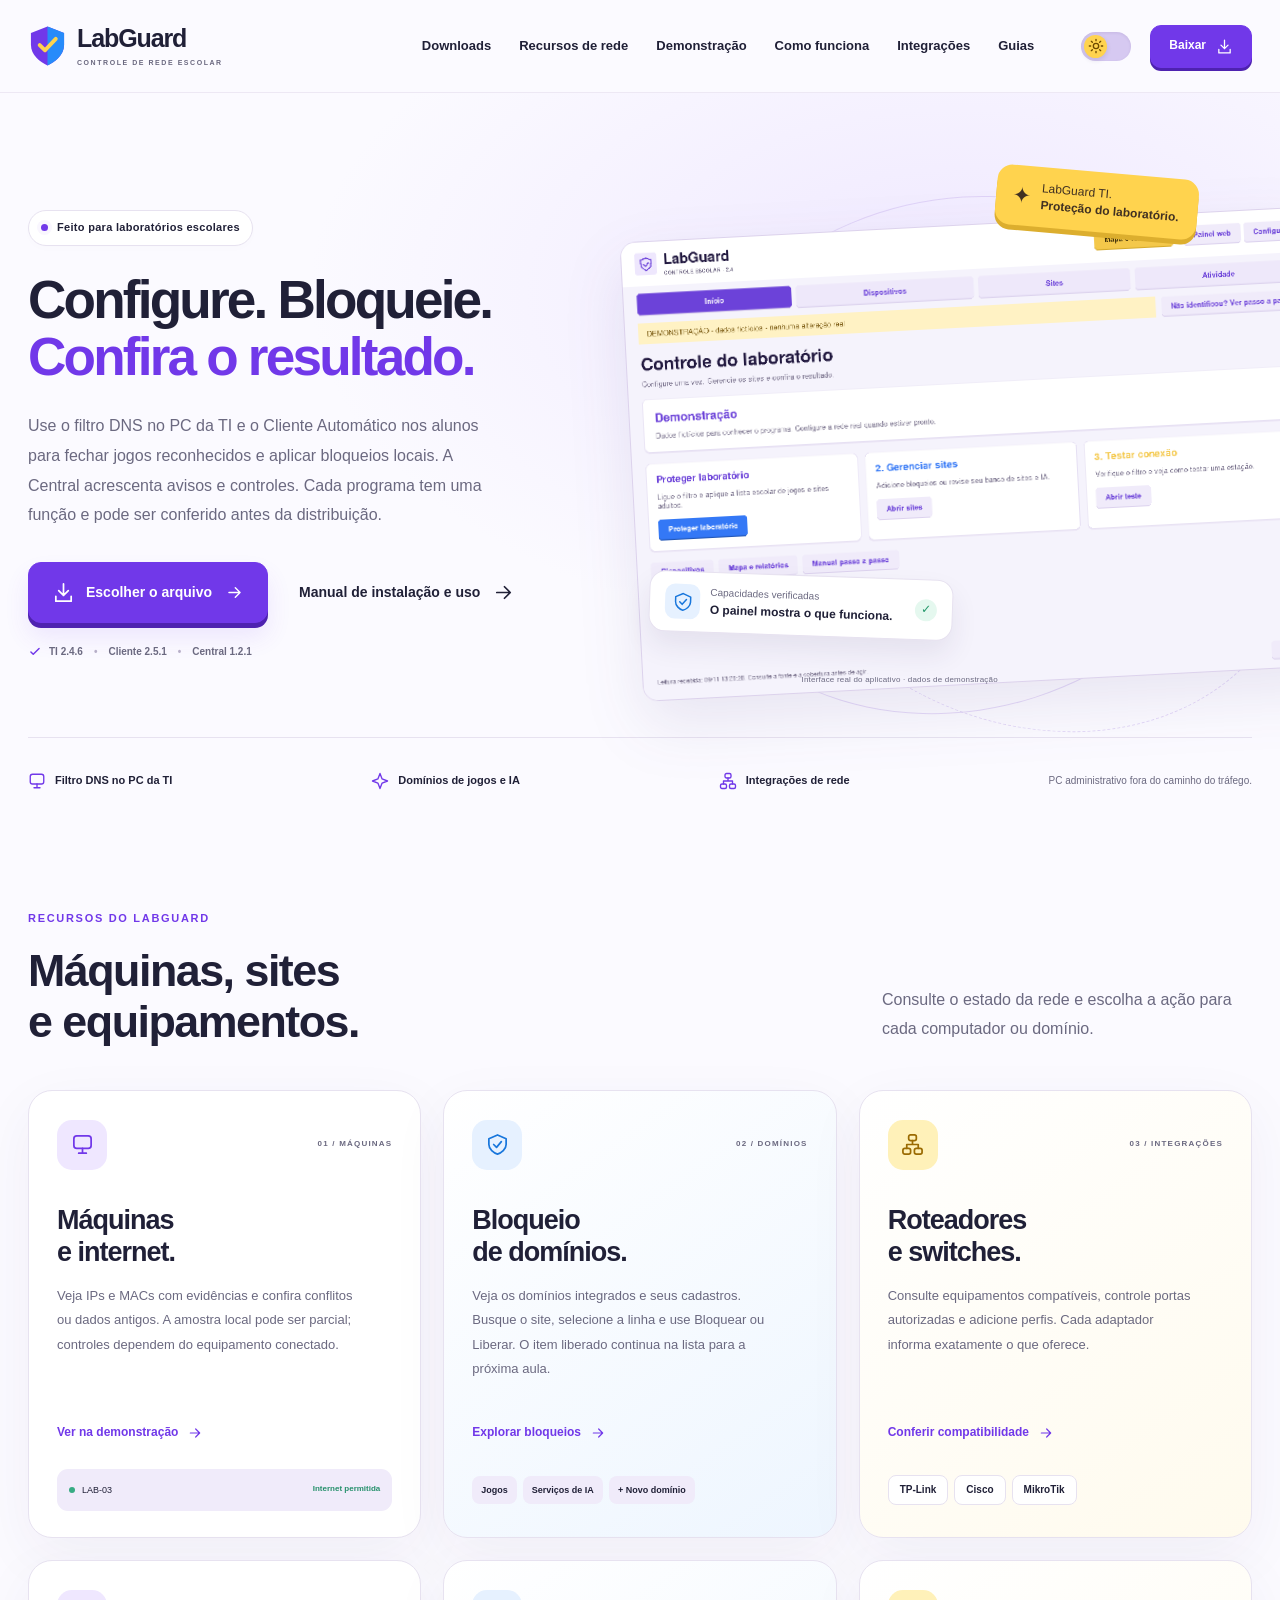
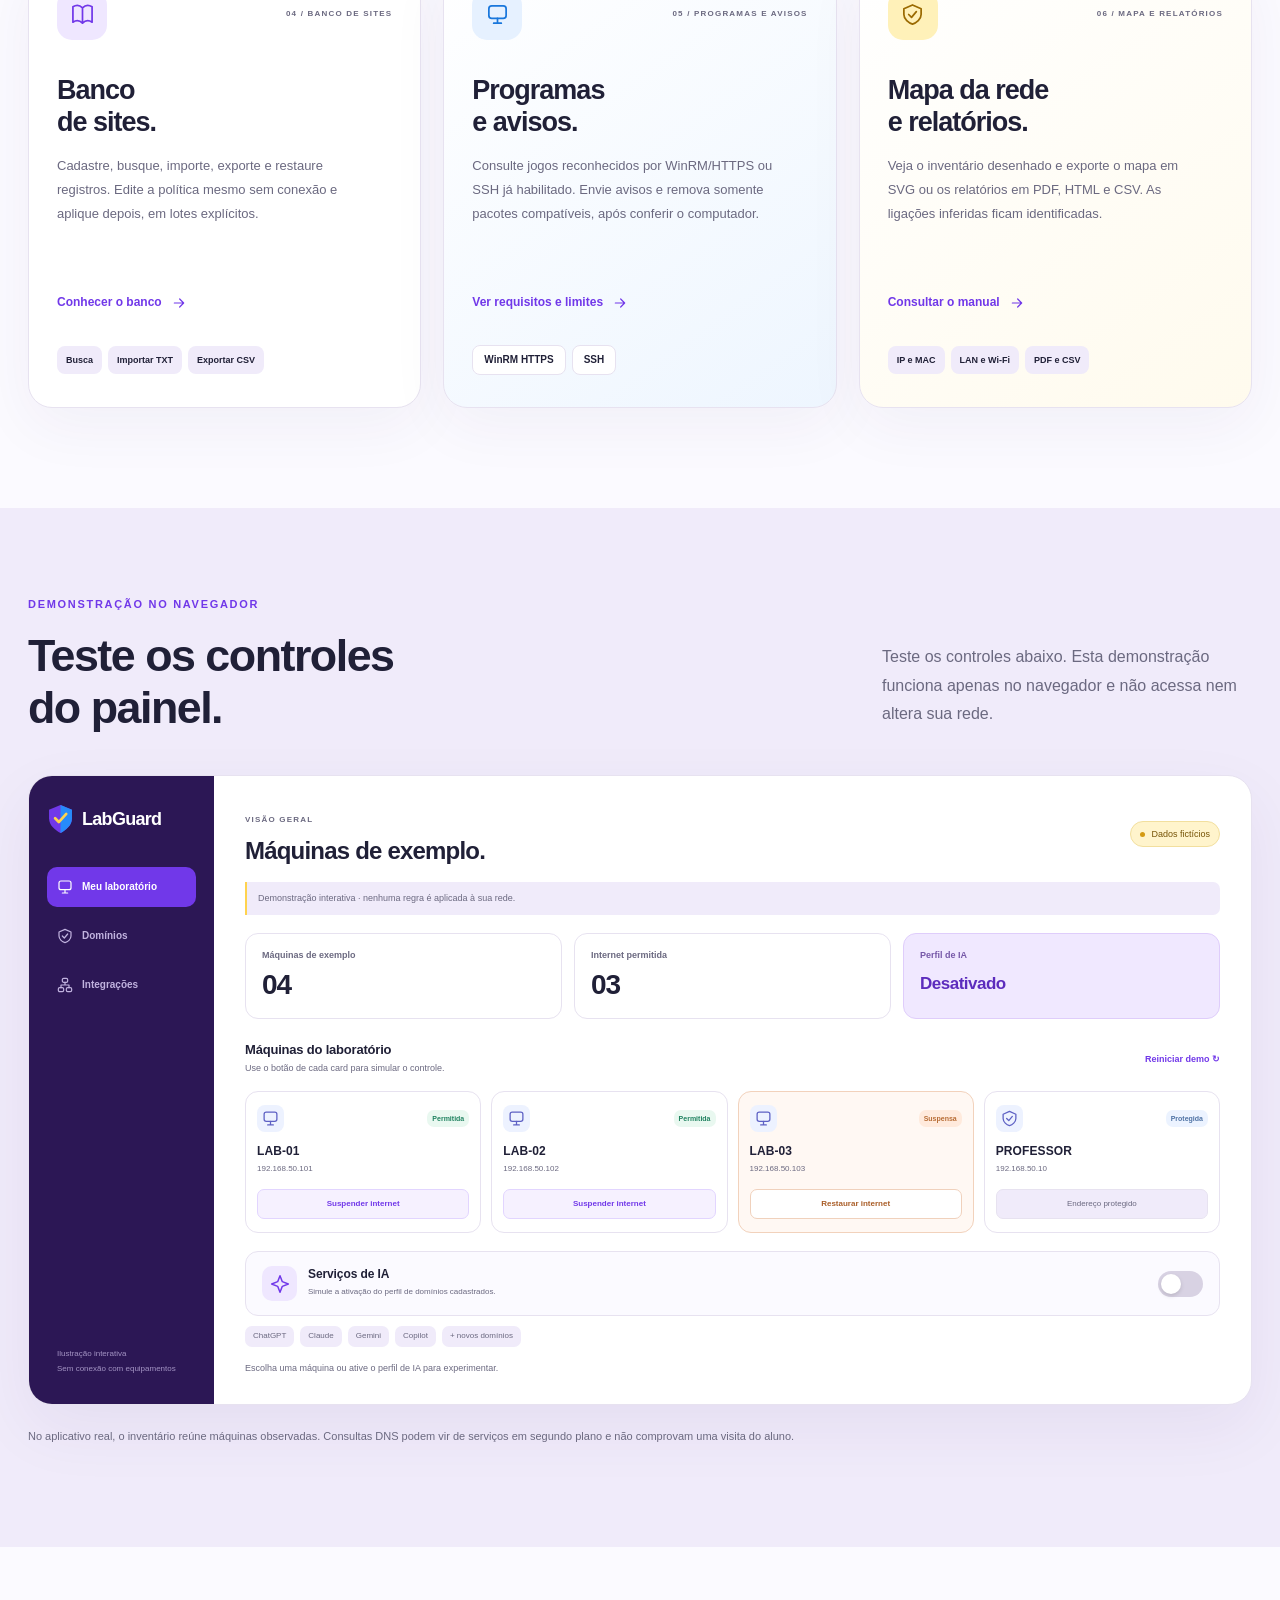
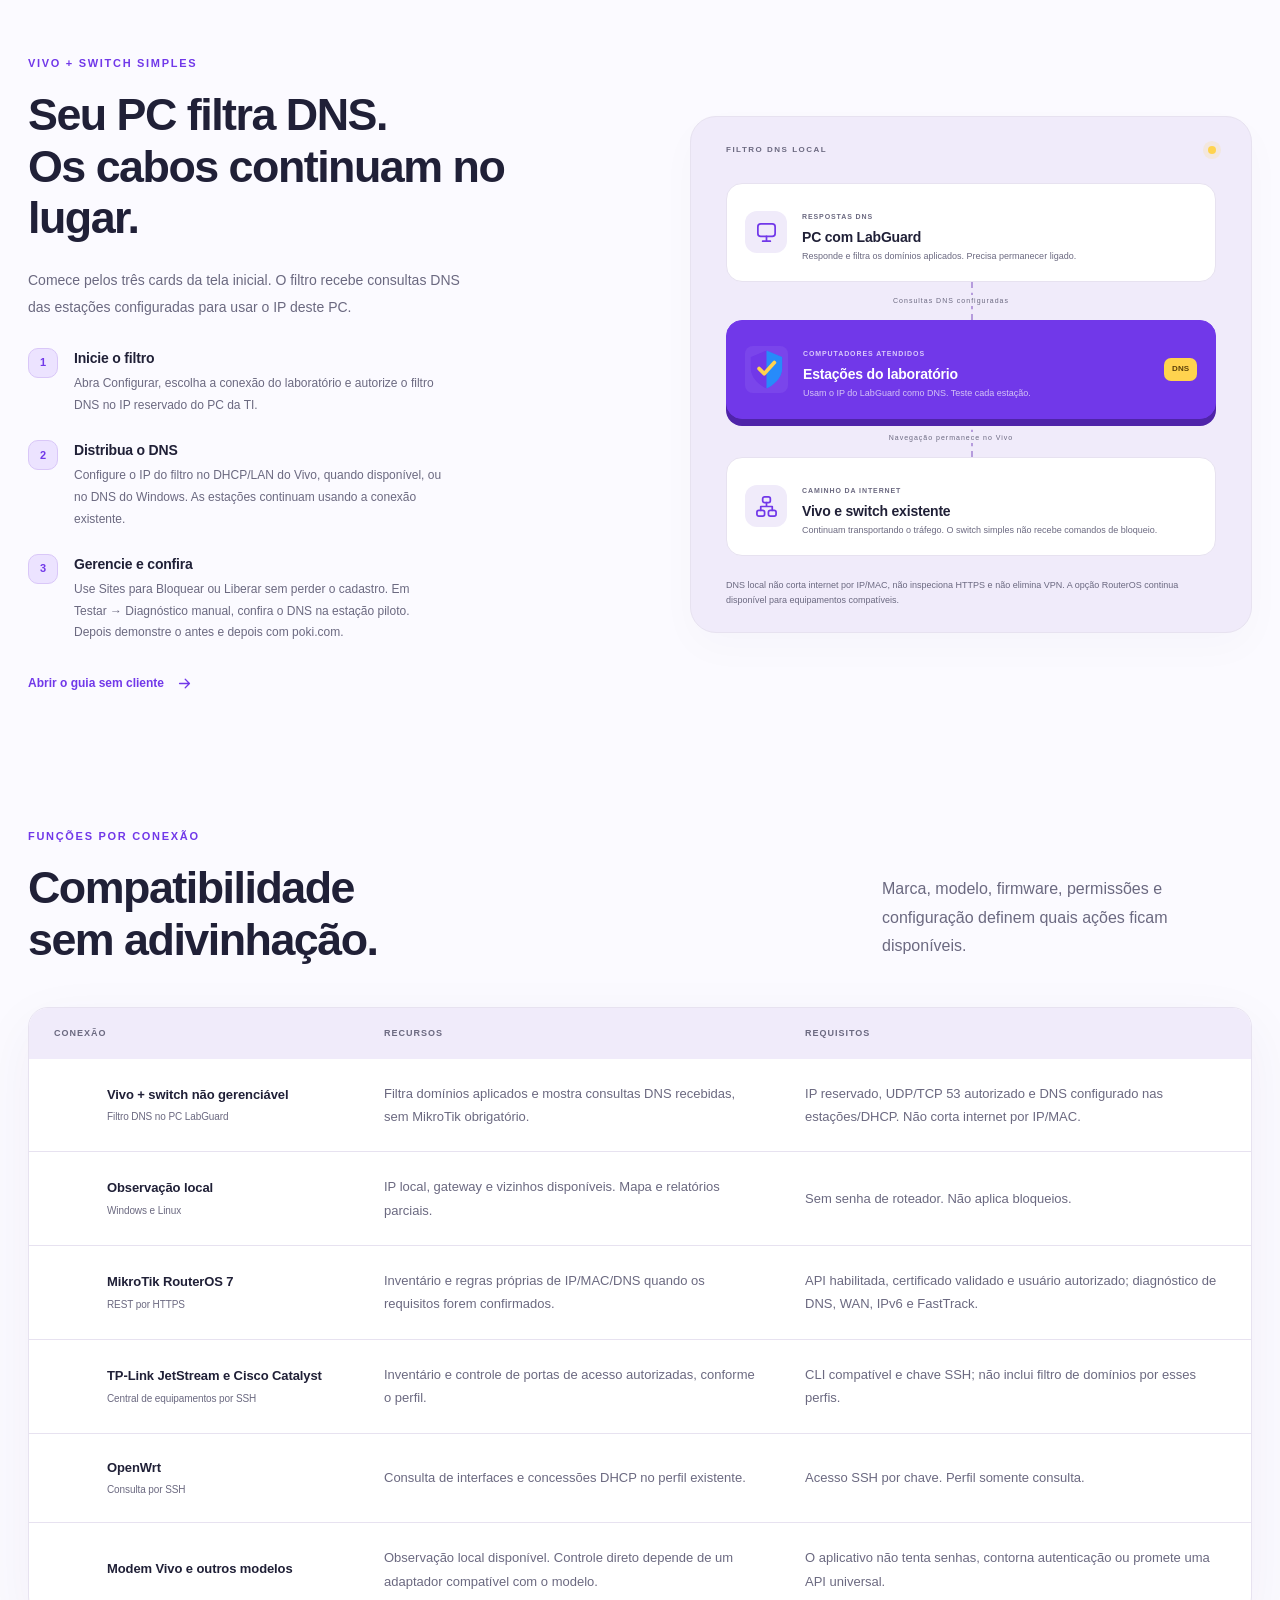
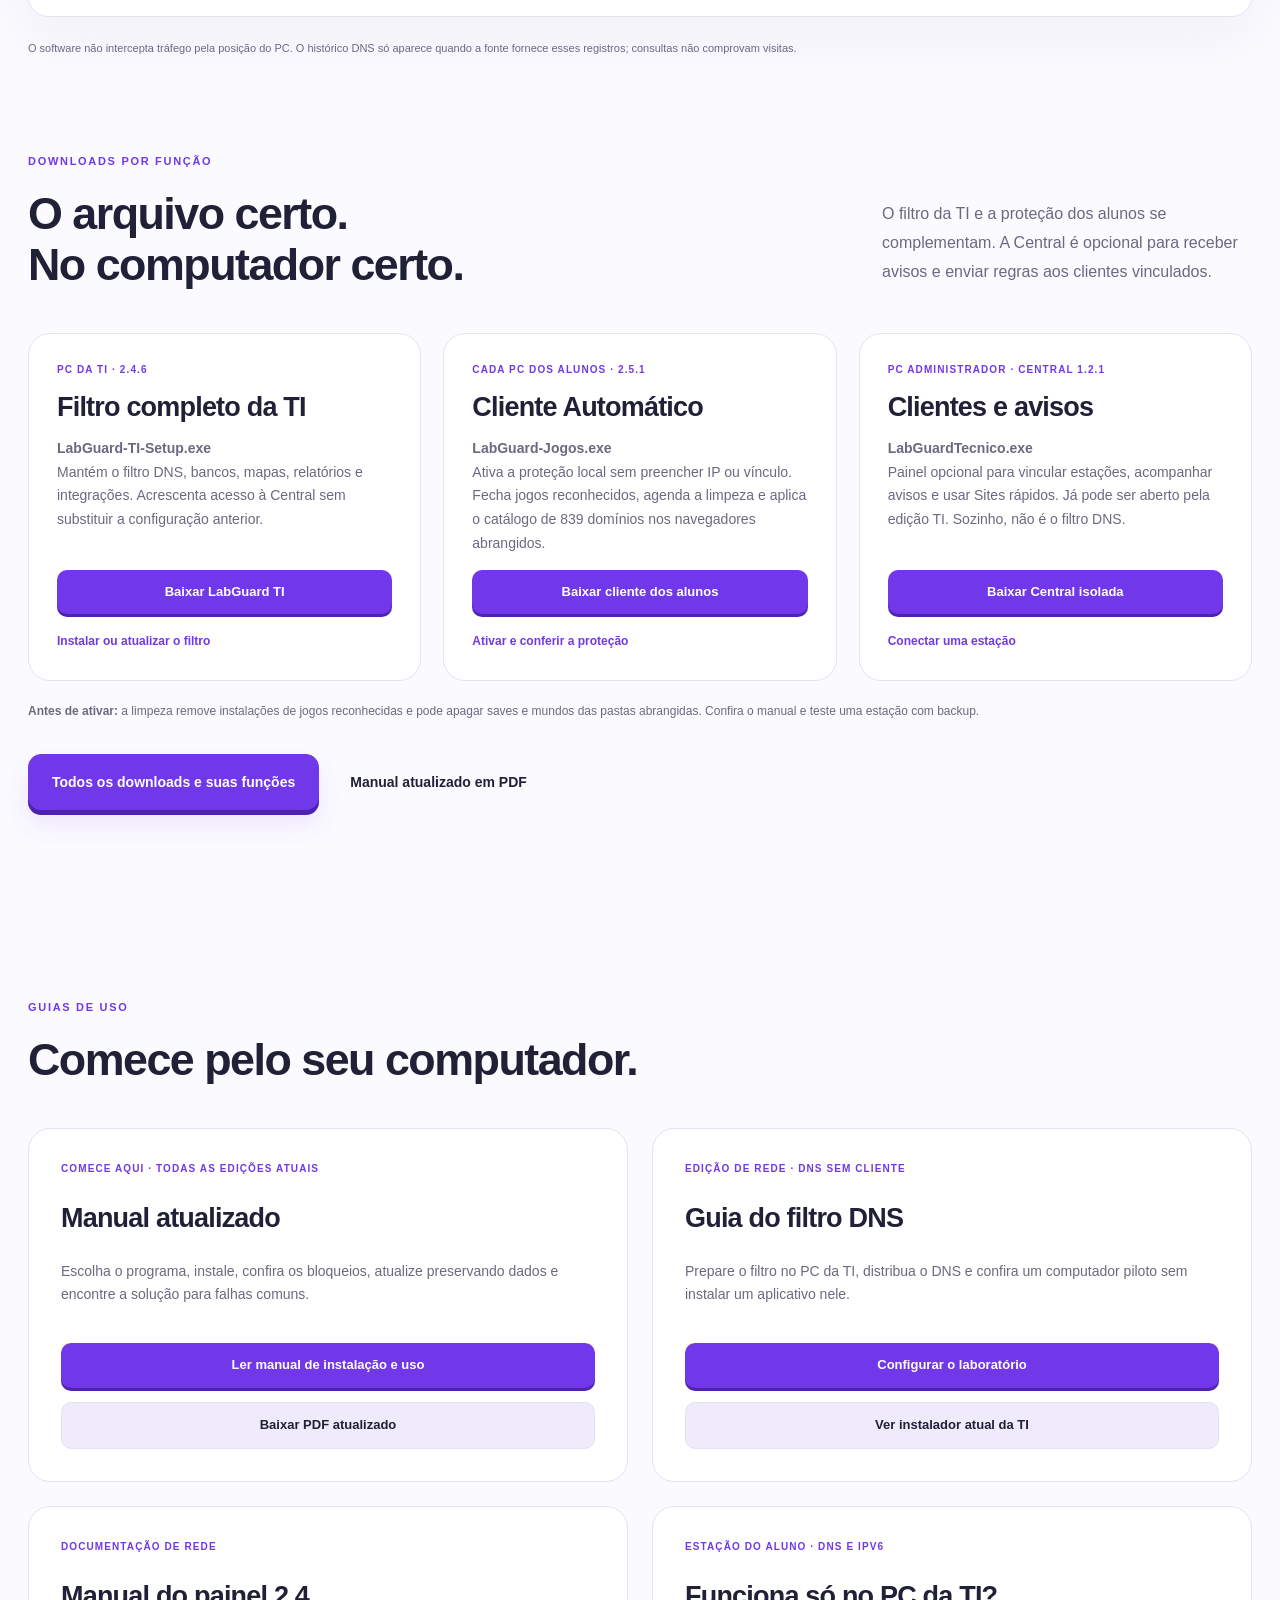
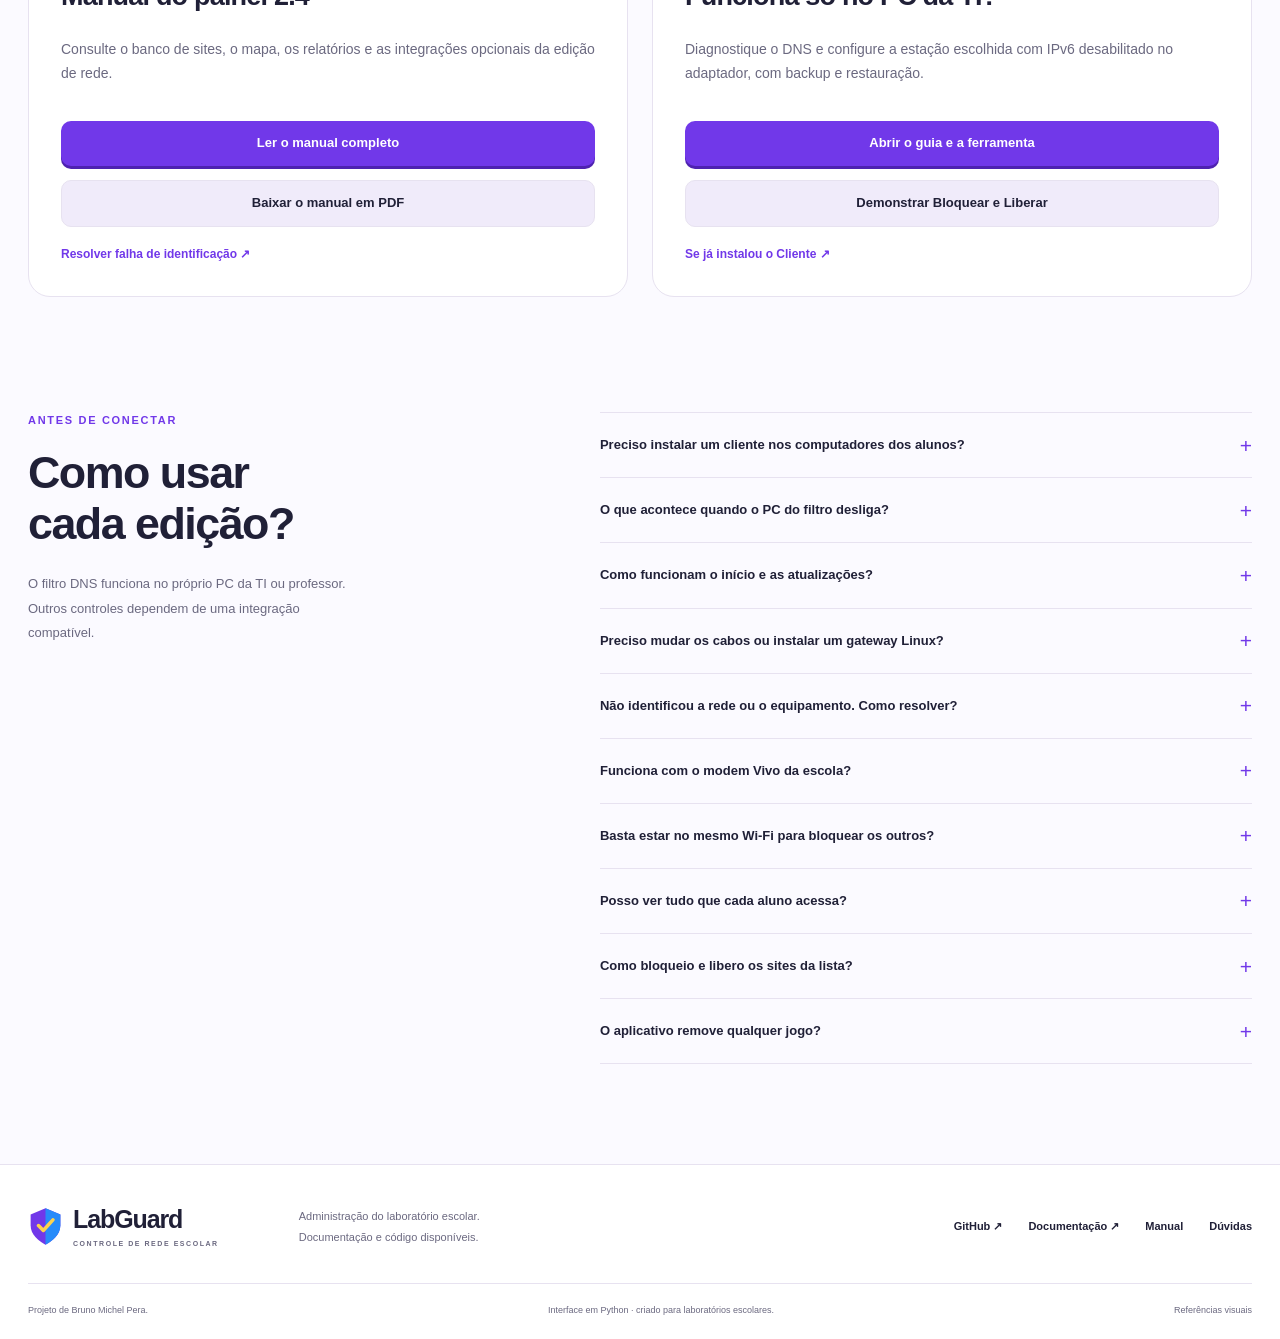
<file: website/index.html>
<!doctype html>
<html lang="pt-BR">
<head>
  <meta charset="utf-8">
  <meta http-equiv="Content-Security-Policy" content="default-src 'self'; script-src 'self'; style-src 'self'; img-src 'self' data:; connect-src https://api.github.com; object-src 'none'; base-uri 'self'; form-action 'none'">
  <meta name="referrer" content="no-referrer">
  <meta name="viewport" content="width=device-width, initial-scale=1">
  <meta name="theme-color" content="#7138e9">
  <meta name="description" content="LabGuard TI 2.4.6, Cliente Automático 2.5.1 e Central 1.2.1. Escolha o arquivo certo para cada PC, siga o manual e confira a proteção.">
  <meta property="og:title" content="LabGuard — Controle de rede escolar">
  <meta property="og:description" content="Filtro DNS para a TI e proteção local nos alunos. Downloads por função, Central opcional e manual de instalação e recuperação.">
  <meta property="og:type" content="website">
  <meta property="og:image" content="assets/social-card.svg">
  <title>LabGuard — Controle simples do laboratório</title>
  <link rel="icon" href="assets/favicon.svg" type="image/svg+xml">
  <link rel="stylesheet" href="style.css">
  <script src="script.js" defer></script>
</head>
<body>
  <a class="skip-link" href="#conteudo">Ir para o conteúdo</a>
  <svg class="icon-sprite" xmlns="http://www.w3.org/2000/svg" aria-hidden="true">
    <symbol id="i-arrow" viewBox="0 0 24 24"><path d="M5 12h14m-6-6 6 6-6 6"/></symbol>
    <symbol id="i-download" viewBox="0 0 24 24"><path d="M12 3v12m-5-5 5 5 5-5M4 16v5h16v-5"/></symbol>
    <symbol id="i-monitor" viewBox="0 0 24 24"><rect x="3" y="3" width="18" height="13" rx="3"/><path d="M8 21h8m-4-5v5"/></symbol>
    <symbol id="i-shield" viewBox="0 0 24 24"><path d="m12 2 9 4v6c0 5-5 9-9 10-4-1-9-5-9-10V6l9-4Z"/><path d="m8 12 3 3 5-6"/></symbol>
    <symbol id="i-spark" viewBox="0 0 24 24"><path d="m12 2 2.8 7.2L22 12l-7.2 2.8L12 22l-2.8-7.2L2 12l7.2-2.8L12 2Z"/></symbol>
    <symbol id="i-network" viewBox="0 0 24 24"><rect x="8" y="2" width="8" height="6" rx="2"/><rect x="2" y="16" width="8" height="6" rx="2"/><rect x="14" y="16" width="8" height="6" rx="2"/><path d="M12 8v4H6v4m6-4h6v4"/></symbol>
    <symbol id="i-check" viewBox="0 0 24 24"><path d="m5 12 4 4L19 6"/></symbol>
    <symbol id="i-power" viewBox="0 0 24 24"><path d="M12 2v10M6.4 5.5a9 9 0 1 0 11.2 0"/></symbol>
    <symbol id="i-code" viewBox="0 0 24 24"><path d="m8 6-6 6 6 6m8-12 6 6-6 6m-3-15-2 18"/></symbol>
    <symbol id="i-sun" viewBox="0 0 24 24"><circle cx="12" cy="12" r="4"/><path d="M12 2v2m0 16v2M2 12h2m16 0h2M5 5l1.5 1.5m11 11L19 19M5 19l1.5-1.5m11-11L19 5"/></symbol>
    <symbol id="i-moon" viewBox="0 0 24 24"><path d="M21 13a9 9 0 0 1-10-10A9 9 0 1 0 21 13Z"/></symbol>
    <symbol id="i-menu" viewBox="0 0 24 24"><path d="M4 6h16M4 12h16M4 18h16"/></symbol>
    <symbol id="i-book" viewBox="0 0 24 24"><path d="M12 5c-3-3-7-3-10-1v16c3-2 7-2 10 1 3-3 7-3 10-1V4c-3-2-7-2-10 1Zm0 0v16"/></symbol>
  </svg>
  <header class="site-header">
    <div class="container nav-wrap">
      <a class="brand" href="#inicio" aria-label="LabGuard — início"><img src="assets/favicon.svg" width="39" height="43" alt=""><span>Lab<span class="brand-light">Guard</span><small>CONTROLE DE REDE ESCOLAR</small></span></a>
      <nav class="main-nav" id="main-nav" aria-label="Menu principal">
        <a href="downloads/">Downloads</a><a href="#recursos">Recursos de rede</a><a href="#demonstracao">Demonstração</a><a href="#como-funciona">Como funciona</a><a href="#compatibilidade">Integrações</a><a href="#manual">Guias</a>
      </nav>
      <div class="nav-actions">
        <button class="theme-switch" type="button" id="theme-switch" aria-label="Ativar tema escuro" aria-pressed="false"><span class="theme-knob"><svg class="icon"><use href="#i-sun"/></svg></span></button>
        <a class="button button-small button-primary" href="#download">Baixar <svg class="icon"><use href="#i-download"/></svg></a>
        <button class="menu-toggle" type="button" aria-label="Abrir menu" aria-expanded="false" aria-controls="main-nav"><svg class="icon"><use href="#i-menu"/></svg></button>
      </div>
    </div>
  </header>

  <main id="conteudo">
    <section class="hero section" id="inicio">
      <div class="container hero-grid">
        <div class="hero-copy">
          <span class="eyebrow"><span class="status-dot"></span> Feito para laboratórios escolares</span>
          <h1>Configure. Bloqueie.<br><span>Confira o resultado.</span></h1>
          <p class="hero-description">Use o filtro DNS no PC da TI e o Cliente Automático nos alunos para fechar jogos reconhecidos e aplicar bloqueios locais. A Central acrescenta avisos e controles. Cada programa tem uma função e pode ser conferido antes da distribuição.</p>
          <div class="hero-buttons"><a class="button button-primary" href="downloads/"><svg class="icon"><use href="#i-download"/></svg> Escolher o arquivo <svg class="icon arrow"><use href="#i-arrow"/></svg></a><a class="button button-plain" href="manual-atual/">Manual de instalação e uso <svg class="icon"><use href="#i-arrow"/></svg></a></div>
          <p class="hero-note"><svg class="icon"><use href="#i-check"/></svg> TI 2.4.6 <span>•</span> Cliente 2.5.1 <span>•</span> Central 1.2.1</p>
        </div>
        <div class="hero-art">
          <div class="art-orbit orbit-one" aria-hidden="true"></div><div class="art-orbit orbit-two" aria-hidden="true"></div>
          <div class="art-tag"><span class="mini-spark">✦</span> LabGuard TI.<br><strong>Proteção do laboratório.</strong></div>
          <img class="dashboard-illustration" src="assets/app-preview-242.png" width="1240" height="820" alt="Interface LabGuard 2.4 com três ações e opções avançadas recolhidas. Dados fictícios de demonstração.">
          <div class="floating-status"><span class="icon-box small blue"><svg class="icon"><use href="#i-shield"/></svg></span><span>Capacidades verificadas<strong>O painel mostra o que funciona.</strong></span><span class="status-tick">✓</span></div>
          <p class="illustration-caption">Interface real do aplicativo · dados de demonstração</p>
        </div>
      </div>
      <div class="container capability-line"><span><svg class="icon"><use href="#i-monitor"/></svg> Filtro DNS no PC da TI</span><span><svg class="icon"><use href="#i-spark"/></svg> Domínios de jogos e IA</span><span><svg class="icon"><use href="#i-network"/></svg> Integrações de rede</span><span class="capability-note">PC administrativo fora do caminho do tráfego.</span></div>
    </section>

    <section class="section features-section" id="recursos">
      <div class="container">
        <div class="section-heading"><div><span class="section-kicker">RECURSOS DO LABGUARD</span><h2>Máquinas, sites<br>e equipamentos.</h2></div><p>Consulte o estado da rede e escolha a ação para cada computador ou domínio.</p></div>
        <div class="feature-grid">
          <article class="feature-card"><div class="feature-card-top"><span class="icon-box purple"><svg class="icon"><use href="#i-monitor"/></svg></span><span class="card-index">01 / MÁQUINAS</span></div><h3>Máquinas<br>e internet.</h3><p>Veja IPs e MACs com evidências e confira conflitos ou dados antigos. A amostra local pode ser parcial; controles dependem do equipamento conectado.</p><a href="#demonstracao">Ver na demonstração <svg class="icon"><use href="#i-arrow"/></svg></a><div class="card-micro"><span class="micro-dot"></span><span>LAB-03</span><strong>Internet permitida</strong></div></article>
          <article class="feature-card feature-blue"><div class="feature-card-top"><span class="icon-box blue"><svg class="icon"><use href="#i-shield"/></svg></span><span class="card-index">02 / DOMÍNIOS</span></div><h3>Bloqueio<br>de domínios.</h3><p>Veja os domínios integrados e seus cadastros. Busque o site, selecione a linha e use Bloquear ou Liberar. O item liberado continua na lista para a próxima aula.</p><a href="#demonstracao">Explorar bloqueios <svg class="icon"><use href="#i-arrow"/></svg></a><div class="domain-chips"><span>Jogos</span><span>Serviços de IA</span><span>+ Novo domínio</span></div></article>
          <article class="feature-card feature-yellow"><div class="feature-card-top"><span class="icon-box yellow"><svg class="icon"><use href="#i-network"/></svg></span><span class="card-index">03 / INTEGRAÇÕES</span></div><h3>Roteadores<br>e switches.</h3><p>Consulte equipamentos compatíveis, controle portas autorizadas e adicione perfis. Cada adaptador informa exatamente o que oferece.</p><a href="#compatibilidade">Conferir compatibilidade <svg class="icon"><use href="#i-arrow"/></svg></a><div class="integration-tags"><span>TP-Link</span><span>Cisco</span><span>MikroTik</span></div></article>
          <article class="feature-card"><div class="feature-card-top"><span class="icon-box purple"><svg class="icon"><use href="#i-book"/></svg></span><span class="card-index">04 / BANCO DE SITES</span></div><h3>Banco<br>de sites.</h3><p>Cadastre, busque, importe, exporte e restaure registros. Edite a política mesmo sem conexão e aplique depois, em lotes explícitos.</p><a href="https://github.com/perabru/LabGuard/blob/main/docs/BANCO_DE_SITES.md">Conhecer o banco <svg class="icon"><use href="#i-arrow"/></svg></a><div class="domain-chips"><span>Busca</span><span>Importar TXT</span><span>Exportar CSV</span></div></article>
          <article class="feature-card feature-blue"><div class="feature-card-top"><span class="icon-box blue"><svg class="icon"><use href="#i-monitor"/></svg></span><span class="card-index">05 / PROGRAMAS E AVISOS</span></div><h3>Programas<br>e avisos.</h3><p>Consulte jogos reconhecidos por WinRM/HTTPS ou SSH já habilitado. Envie avisos e remova somente pacotes compatíveis, após conferir o computador.</p><a href="https://github.com/perabru/LabGuard/blob/main/docs/ADMINISTRACAO_REMOTA.md">Ver requisitos e limites <svg class="icon"><use href="#i-arrow"/></svg></a><div class="integration-tags"><span>WinRM HTTPS</span><span>SSH</span></div></article>
          <article class="feature-card feature-yellow"><div class="feature-card-top"><span class="icon-box yellow"><svg class="icon"><use href="#i-shield"/></svg></span><span class="card-index">06 / MAPA E RELATÓRIOS</span></div><h3>Mapa da rede<br>e relatórios.</h3><p>Veja o inventário desenhado e exporte o mapa em SVG ou os relatórios em PDF, HTML e CSV. As ligações inferidas ficam identificadas.</p><a href="manual2/index.html">Consultar o manual <svg class="icon"><use href="#i-arrow"/></svg></a><div class="domain-chips"><span>IP e MAC</span><span>LAN e Wi-Fi</span><span>PDF e CSV</span></div></article>
        </div>
      </div>
    </section>

    <section class="section demo-section" id="demonstracao">
      <div class="container">
        <div class="section-heading"><div><span class="section-kicker">DEMONSTRAÇÃO NO NAVEGADOR</span><h2>Teste os controles<br>do painel.</h2></div><p>Teste os controles abaixo. Esta demonstração funciona apenas no navegador e não acessa nem altera sua rede.</p></div>
        <div class="demo-shell">
          <div class="demo-sidebar"><a class="demo-logo" href="#inicio"><img src="assets/favicon.svg" alt="" width="27" height="30"> LabGuard</a><span class="demo-nav-item active"><svg class="icon"><use href="#i-monitor"/></svg> Meu laboratório</span><span class="demo-nav-item"><svg class="icon"><use href="#i-shield"/></svg> Domínios</span><span class="demo-nav-item"><svg class="icon"><use href="#i-network"/></svg> Integrações</span><span class="demo-sidebar-note">Ilustração interativa<br>Sem conexão com equipamentos</span></div>
          <div class="demo-content">
            <div class="demo-top"><div><span class="demo-kicker">VISÃO GERAL</span><h3>Máquinas de exemplo.</h3></div><span class="demo-badge"><span></span> Dados fictícios</span></div>
            <div class="demo-notice">Demonstração interativa · nenhuma regra é aplicada à sua rede.</div>
            <div class="demo-metrics"><div><span>Máquinas de exemplo</span><strong>04</strong></div><div><span>Internet permitida</span><strong id="demo-online-count">03</strong></div><div class="metric-highlight"><span>Perfil de IA</span><strong id="demo-ai-status">Desativado</strong></div></div>
            <div class="demo-control-heading"><div><h4>Máquinas do laboratório</h4><p>Use o botão de cada card para simular o controle.</p></div><button class="text-button" type="button" id="demo-reset">Reiniciar demo ↻</button></div>
            <div class="machine-grid" id="machine-grid">
              <article class="machine-card" data-machine="1"><div class="machine-card-header"><span class="machine-icon"><svg class="icon"><use href="#i-monitor"/></svg></span><span class="machine-state">Permitida</span></div><h5>LAB-01</h5><p>192.168.50.101</p><button class="machine-toggle" type="button" aria-pressed="false">Suspender internet</button></article>
              <article class="machine-card" data-machine="2"><div class="machine-card-header"><span class="machine-icon"><svg class="icon"><use href="#i-monitor"/></svg></span><span class="machine-state">Permitida</span></div><h5>LAB-02</h5><p>192.168.50.102</p><button class="machine-toggle" type="button" aria-pressed="false">Suspender internet</button></article>
              <article class="machine-card is-blocked" data-machine="3"><div class="machine-card-header"><span class="machine-icon"><svg class="icon"><use href="#i-monitor"/></svg></span><span class="machine-state">Suspensa</span></div><h5>LAB-03</h5><p>192.168.50.103</p><button class="machine-toggle" type="button" aria-pressed="true">Restaurar internet</button></article>
              <article class="machine-card is-protected"><div class="machine-card-header"><span class="machine-icon"><svg class="icon"><use href="#i-shield"/></svg></span><span class="machine-state">Protegida</span></div><h5>PROFESSOR</h5><p>192.168.50.10</p><button class="machine-toggle" type="button" disabled>Endereço protegido</button></article>
            </div>
            <div class="ai-demo-card"><div class="ai-demo-copy"><span class="icon-box purple"><svg class="icon"><use href="#i-spark"/></svg></span><div><h4>Serviços de IA</h4><p>Simule a ativação do perfil de domínios cadastrados.</p></div></div><button type="button" class="toggle-control" id="ai-toggle" role="switch" aria-checked="false" aria-label="Simular bloqueio de serviços de IA"><span></span></button></div>
            <div class="ai-service-list" id="ai-service-list" aria-live="polite"><span>ChatGPT</span><span>Claude</span><span>Gemini</span><span>Copilot</span><span>+ novos domínios</span></div>
            <div class="demo-feedback" id="demo-feedback" role="status" aria-live="polite">Escolha uma máquina ou ative o perfil de IA para experimentar.</div>
          </div>
        </div>
        <p class="section-footnote">No aplicativo real, o inventário reúne máquinas observadas. Consultas DNS podem vir de serviços em segundo plano e não comprovam uma visita do aluno.</p>
      </div>
    </section>

    <section class="section how-section" id="como-funciona"><div class="container how-grid"><div class="how-copy"><span class="section-kicker">VIVO + SWITCH SIMPLES</span><h2>Seu PC filtra DNS.<br>Os cabos continuam no lugar.</h2><p>Comece pelos três cards da tela inicial. O filtro recebe consultas DNS das estações configuradas para usar o IP deste PC.</p><ol class="steps"><li><span>1</span><div><h3>Inicie o filtro</h3><p>Abra Configurar, escolha a conexão do laboratório e autorize o filtro DNS no IP reservado do PC da TI.</p></div></li><li><span>2</span><div><h3>Distribua o DNS</h3><p>Configure o IP do filtro no DHCP/LAN do Vivo, quando disponível, ou no DNS do Windows. As estações continuam usando a conexão existente.</p></div></li><li><span>3</span><div><h3>Gerencie e confira</h3><p>Use Sites para Bloquear ou Liberar sem perder o cadastro. Em Testar → Diagnóstico manual, confira o DNS na estação piloto. Depois demonstre o antes e depois com poki.com.</p></div></li></ol><a class="inline-link" href="tecnico/">Abrir o guia sem cliente <svg class="icon"><use href="#i-arrow"/></svg></a></div><div class="topology-card"><div class="topology-header"><span class="mini-label">FILTRO DNS LOCAL</span><span class="topology-dot"></span></div><div class="network-node router-node"><span class="node-icon"><svg class="icon"><use href="#i-monitor"/></svg></span><div><small>RESPOSTAS DNS</small><strong>PC com LabGuard</strong><p>Responde e filtra os domínios aplicados. Precisa permanecer ligado.</p></div></div><div class="network-connector"><span>Consultas DNS configuradas</span><i></i></div><div class="network-node gateway-node"><img src="assets/favicon.svg" width="43" height="47" alt=""><div><small>COMPUTADORES ATENDIDOS</small><strong>Estações do laboratório</strong><p>Usam o IP do LabGuard como DNS. Teste cada estação.</p></div><span class="node-tag">DNS</span></div><div class="network-connector"><i></i><span>Navegação permanece no Vivo</span></div><div class="network-node switch-node"><span class="node-icon"><svg class="icon"><use href="#i-network"/></svg></span><div><small>CAMINHO DA INTERNET</small><strong>Vivo e switch existente</strong><p>Continuam transportando o tráfego. O switch simples não recebe comandos de bloqueio.</p></div></div><p class="topology-note">DNS local não corta internet por IP/MAC, não inspeciona HTTPS e não elimina VPN. A opção RouterOS continua disponível para equipamentos compatíveis.</p></div></div></section>

        <section class="section compatibility-section" id="compatibilidade"><div class="container"><div class="section-heading"><div><span class="section-kicker">FUNÇÕES POR CONEXÃO</span><h2>Compatibilidade<br>sem adivinhação.</h2></div><p>Marca, modelo, firmware, permissões e configuração definem quais ações ficam disponíveis.</p></div><div class="compatibility-table-wrap"><table class="compatibility-table"><caption class="sr-only">Fontes de dados e capacidades do LabGuard 2.4</caption><thead><tr><th>Conexão</th><th>Recursos</th><th>Requisitos</th></tr></thead><tbody><tr><th>Vivo + switch não gerenciável<small>Filtro DNS no PC LabGuard</small></th><td>Filtra domínios aplicados e mostra consultas DNS recebidas, sem MikroTik obrigatório.</td><td>IP reservado, UDP/TCP 53 autorizado e DNS configurado nas estações/DHCP. Não corta internet por IP/MAC.</td></tr><tr><th>Observação local<small>Windows e Linux</small></th><td>IP local, gateway e vizinhos disponíveis. Mapa e relatórios parciais.</td><td>Sem senha de roteador. Não aplica bloqueios.</td></tr><tr><th>MikroTik RouterOS 7<small>REST por HTTPS</small></th><td>Inventário e regras próprias de IP/MAC/DNS quando os requisitos forem confirmados.</td><td>API habilitada, certificado validado e usuário autorizado; diagnóstico de DNS, WAN, IPv6 e FastTrack.</td></tr><tr><th>TP-Link JetStream e Cisco Catalyst<small>Central de equipamentos por SSH</small></th><td>Inventário e controle de portas de acesso autorizadas, conforme o perfil.</td><td>CLI compatível e chave SSH; não inclui filtro de domínios por esses perfis.</td></tr><tr><th>OpenWrt<small>Consulta por SSH</small></th><td>Consulta de interfaces e concessões DHCP no perfil existente.</td><td>Acesso SSH por chave. Perfil somente consulta.</td></tr><tr><th>Modem Vivo e outros modelos</th><td>Observação local disponível. Controle direto depende de um adaptador compatível com o modelo.</td><td>O aplicativo não tenta senhas, contorna autenticação ou promete uma API universal.</td></tr></tbody></table></div><p class="section-footnote">O software não intercepta tráfego pela posição do PC. O histórico DNS só aparece quando a fonte fornece esses registros; consultas não comprovam visitas.</p></div></section>

    <section class="section download-section" id="download"><div class="container" id="managed-downloads-ready">
      <div class="section-heading"><div><span class="section-kicker">DOWNLOADS POR FUNÇÃO</span><h2>O arquivo certo.<br>No computador certo.</h2></div><p>O filtro da TI e a proteção dos alunos se complementam. A Central é opcional para receber avisos e enviar regras aos clientes vinculados.</p></div>
      <div class="platform-grid">
        <article class="platform-card"><span class="platform-kicker">PC DA TI · 2.4.6</span><h3>Filtro completo da TI</h3><p><strong>LabGuard-TI-Setup.exe</strong><br>Mantém o filtro DNS, bancos, mapas, relatórios e integrações. Acrescenta acesso à Central sem substituir a configuração anterior.</p><a class="platform-download" href="https://github.com/perabru/LabGuard/releases/download/ti-v2.4.6/LabGuard-TI-Setup.exe">Baixar LabGuard TI</a><a class="platform-guide" href="manual-atual/#ti">Instalar ou atualizar o filtro</a></article>
        <article class="platform-card"><span class="platform-kicker">CADA PC DOS ALUNOS · 2.5.1</span><h3>Cliente Automático</h3><p><strong>LabGuard-Jogos.exe</strong><br>Ativa a proteção local sem preencher IP ou vínculo. Fecha jogos reconhecidos, agenda a limpeza e aplica o catálogo de 839 domínios nos navegadores abrangidos.</p><a class="platform-download" href="https://github.com/perabru/LabGuard/releases/download/automatico-v2.5.1/LabGuard-Jogos.exe">Baixar cliente dos alunos</a><a class="platform-guide" href="manual-atual/#alunos">Ativar e conferir a proteção</a></article>
        <article class="platform-card"><span class="platform-kicker">PC ADMINISTRADOR · CENTRAL 1.2.1</span><h3>Clientes e avisos</h3><p><strong>LabGuardTecnico.exe</strong><br>Painel opcional para vincular estações, acompanhar avisos e usar Sites rápidos. Já pode ser aberto pela edição TI. Sozinho, não é o filtro DNS.</p><a class="platform-download" href="https://github.com/perabru/LabGuard/releases/download/automatico-v2.5.1/LabGuardTecnico.exe">Baixar Central isolada</a><a class="platform-guide" href="manual-atual/#central">Conectar uma estação</a></article>
      </div>
      <p class="platform-note"><strong>Antes de ativar:</strong> a limpeza remove instalações de jogos reconhecidas e pode apagar saves e mundos das pastas abrangidas. Confira o manual e teste uma estação com backup.</p>
      <div class="hero-buttons"><a class="button button-primary" href="downloads/">Todos os downloads e suas funções</a><a class="button button-plain" href="manual-atual/Manual_LabGuard_Atual.pdf" download>Manual atualizado em PDF</a></div>
    </div></section>

    <section class="section" id="manual">
      <div class="container">
        <div class="section-heading"><div><span class="section-kicker">GUIAS DE USO</span><h2>Comece pelo seu computador.</h2></div></div>
        <div class="manual-grid"><article class="platform-card"><span class="platform-kicker">COMECE AQUI · TODAS AS EDIÇÕES ATUAIS</span><h3>Manual atualizado</h3><p>Escolha o programa, instale, confira os bloqueios, atualize preservando dados e encontre a solução para falhas comuns.</p><a class="platform-download" href="manual-atual/">Ler manual de instalação e uso</a><a class="platform-secondary" href="manual-atual/Manual_LabGuard_Atual.pdf" download>Baixar PDF atualizado</a></article>
          <article class="platform-card"><span class="platform-kicker">EDIÇÃO DE REDE · DNS SEM CLIENTE</span><h3>Guia do filtro DNS</h3><p>Prepare o filtro no PC da TI, distribua o DNS e confira um computador piloto sem instalar um aplicativo nele.</p><a class="platform-download" href="tecnico/">Configurar o laboratório</a><a class="platform-secondary" href="downloads/">Ver instalador atual da TI</a></article>
          <article class="platform-card"><span class="platform-kicker">DOCUMENTAÇÃO DE REDE</span><h3>Manual do painel 2.4</h3><p>Consulte o banco de sites, o mapa, os relatórios e as integrações opcionais da edição de rede.</p><a class="platform-download" href="manual2/index.html">Ler o manual completo</a><a class="platform-secondary" href="manual2/Manual_LabGuard_2.pdf" download>Baixar o manual em PDF</a><a class="platform-guide" href="manual2/index.html#erro-de-identificacao">Resolver falha de identificação ↗</a></article>
          <article class="platform-card"><span class="platform-kicker">ESTAÇÃO DO ALUNO · DNS E IPV6</span><h3>Funciona só no PC da TI?</h3><p>Diagnostique o DNS e configure a estação escolhida com IPv6 desabilitado no adaptador, com backup e restauração.</p><a class="platform-download" href="tecnico/dns-ipv6.html">Abrir o guia e a ferramenta</a><a class="platform-secondary" href="tecnico/#demonstrar">Demonstrar Bloquear e Liberar</a><a class="platform-guide" href="tecnico/#migrar">Se já instalou o Cliente ↗</a></article>
        </div>
      </div>
    </section>

        <section class="section faq-section" id="duvidas"><div class="container faq-grid"><div><span class="section-kicker">ANTES DE CONECTAR</span><h2>Como usar<br>cada edição?</h2><p class="faq-intro">O filtro DNS funciona no próprio PC da TI ou professor. Outros controles dependem de uma integração compatível.</p></div><div class="faq-list"><details><summary>Preciso instalar um cliente nos computadores dos alunos?<span>+</span></summary><p>Para a proteção local de jogos e os avisos da Central, instale o <strong>Cliente Automático 2.5.1 em cada PC dos alunos</strong>. A proteção local começa sem vínculo. <a href="manual-atual/#alunos">Instalar cliente</a>.</p><p>Já o filtro DNS da TI pode atender sem cliente instalado. A edição de rede funciona com o LabGuard no PC da TI. As estações precisam usar o IP do filtro como DNS, distribuído pelo DHCP/LAN do roteador quando disponível ou configurado no Windows. O teste manual pelo CMD dispensa WinRM. <a href="tecnico/">Seguir o guia sem cliente</a>.</p></details><details><summary>O que acontece quando o PC do filtro desliga?<span>+</span></summary><p>As estações deixam de receber respostas desse DNS. Mantenha o PC e o programa ligados; restaure o DNS anterior antes de parar. A opção Ligar este filtro ao abrir o LabGuard vale para a abertura do aplicativo e não instala início automático com o Windows.</p></details><details><summary>Como funcionam o início e as atualizações?<span>+</span></summary><p>A edição TI 2.4.6 é atualizada manualmente com seu próprio Setup; Verificar atualizações abre as versões do canal TI. A atualização automática do pacote de rede comum fica desabilitada nesta edição para preservar seus componentes. O Cliente Automático inicia as tarefas com o Windows e é atualizado executando o novo EXE. Linux, portátil e servidores usam seus pacotes próprios. <a href="manual2/index.html#atualizacoes-e-inicio">Ver instruções e limites</a>.</p></details><details><summary>Preciso mudar os cabos ou instalar um gateway Linux?<span>+</span></summary><p>Não para observação local ou administração direta de um roteador compatível que já controla a rede. O modo gateway anterior continua disponível como opção avançada.</p></details><details><summary>Não identificou a rede ou o equipamento. Como resolver?<span>+</span></summary><ol><li>Em <strong>Início</strong>, clique <strong>Não identificou? Ver passo a passo</strong> e confira o sintoma.</li><li>Confira a conexão e os endereços da interface do laboratório. O guia traz comandos de consulta para Windows e Linux.</li><li>Se faltarem máquinas ou MACs, confira o cache local e a lista autorizada do roteador. A observação pode ser parcial; o MAC do próprio PC pode ficar vazio.</li><li>Para marca/modelo desconhecido ou falha de HTTPS, confirme etiqueta, IP, certificado, API e permissões com a TI.</li><li>Nos modos de observação e roteador direto, use <strong>Atualizar consulta</strong> e confira o resultado. O assistente não aplica bloqueios nem troca configurações da rede; a leitura do modo gateway avançado fica fora desse atalho.</li></ol><p><a href="manual2/index.html#erro-de-identificacao">Abrir o passo a passo completo</a>. Não inclua senhas, tokens ou chaves ao pedir suporte.</p></details><details><summary>Funciona com o modem Vivo da escola?<span>+</span></summary><p>O filtro DNS local funciona sem API do modem. A TI pode distribuir o DNS pelo DHCP/LAN do Vivo, quando disponível, por política institucional ou configurar o DNS do adaptador Windows. A administração por WinRM é opcional. Controle direto e corte de internet pelo modem continuam dependendo do modelo e integração.</p></details><details><summary>Basta estar no mesmo Wi-Fi para bloquear os outros?<span>+</span></summary><p>Não. No filtro local, as estações precisam usar o DNS do LabGuard. Corte de internet exige outro controle compatível. Redes de convidados, isolamento e NAT também podem limitar a observação. O aplicativo não faz ataques ARP, interceptação ou desautenticação Wi-Fi.</p></details><details><summary>Posso ver tudo que cada aluno acessa?<span>+</span></summary><p>O histórico depende dos registros fornecidos pela fonte. O filtro local registra somente consultas DNS que recebe. Observação e inventário RouterOS não fornecem esse histórico por aluno. Consultas não comprovam visitas. Conteúdo HTTPS, mensagens e URLs completas não são coletados.</p></details><details><summary>Como bloqueio e libero os sites da lista?<span>+</span></summary><p>Em Sites cadastrados e integrados, use a busca e os filtros, selecione o domínio e clique em Bloquear ou Liberar. Liberar mantém o cadastro inativo na lista. Um domínio pai, o perfil de IA ou o DNS de saída ainda pode restringir o endereço. Confira a navegação na estação. <a href="tecnico/#demonstrar">Demonstrar com poki.com</a>.</p></details><details><summary>O aplicativo remove qualquer jogo?<span>+</span></summary><p>O Cliente Automático 2.5.1 remove instalações reconhecidas de jogos, launchers e emuladores nas estações em que foi ativado. Repete a limpeza a cada cinco minutos e pode apagar saves das pastas abrangidas. Programas desconhecidos e ISOs não são apagados apenas pelo nome ou extensão. O filtro DNS sozinho não remove jogos. <a href="manual-atual/#alunos">Ver o que é reconhecido e como conferir</a>.</p></details></div></div></section>
  </main>
  <footer class="site-footer"><div class="container footer-top"><a class="brand" href="#inicio"><img src="assets/favicon.svg" width="35" height="39" alt=""><span>Lab<span class="brand-light">Guard</span><small>CONTROLE DE REDE ESCOLAR</small></span></a><p>Administração do laboratório escolar.<br>Documentação e código disponíveis.</p><div class="footer-links"><a href="https://github.com/perabru/LabGuard" target="_blank" rel="noopener">GitHub ↗</a><a href="https://github.com/perabru/LabGuard/blob/main/README.md" target="_blank" rel="noopener">Documentação ↗</a><a href="#manual">Manual</a><a href="#duvidas">Dúvidas</a></div></div><div class="container footer-bottom"><span>Projeto de Bruno Michel Pera.</span><span>Interface em Python · criado para laboratórios escolares.</span><a href="REFERENCIAS.md">Referências visuais</a></div></footer>
</body>
</html>
</file>
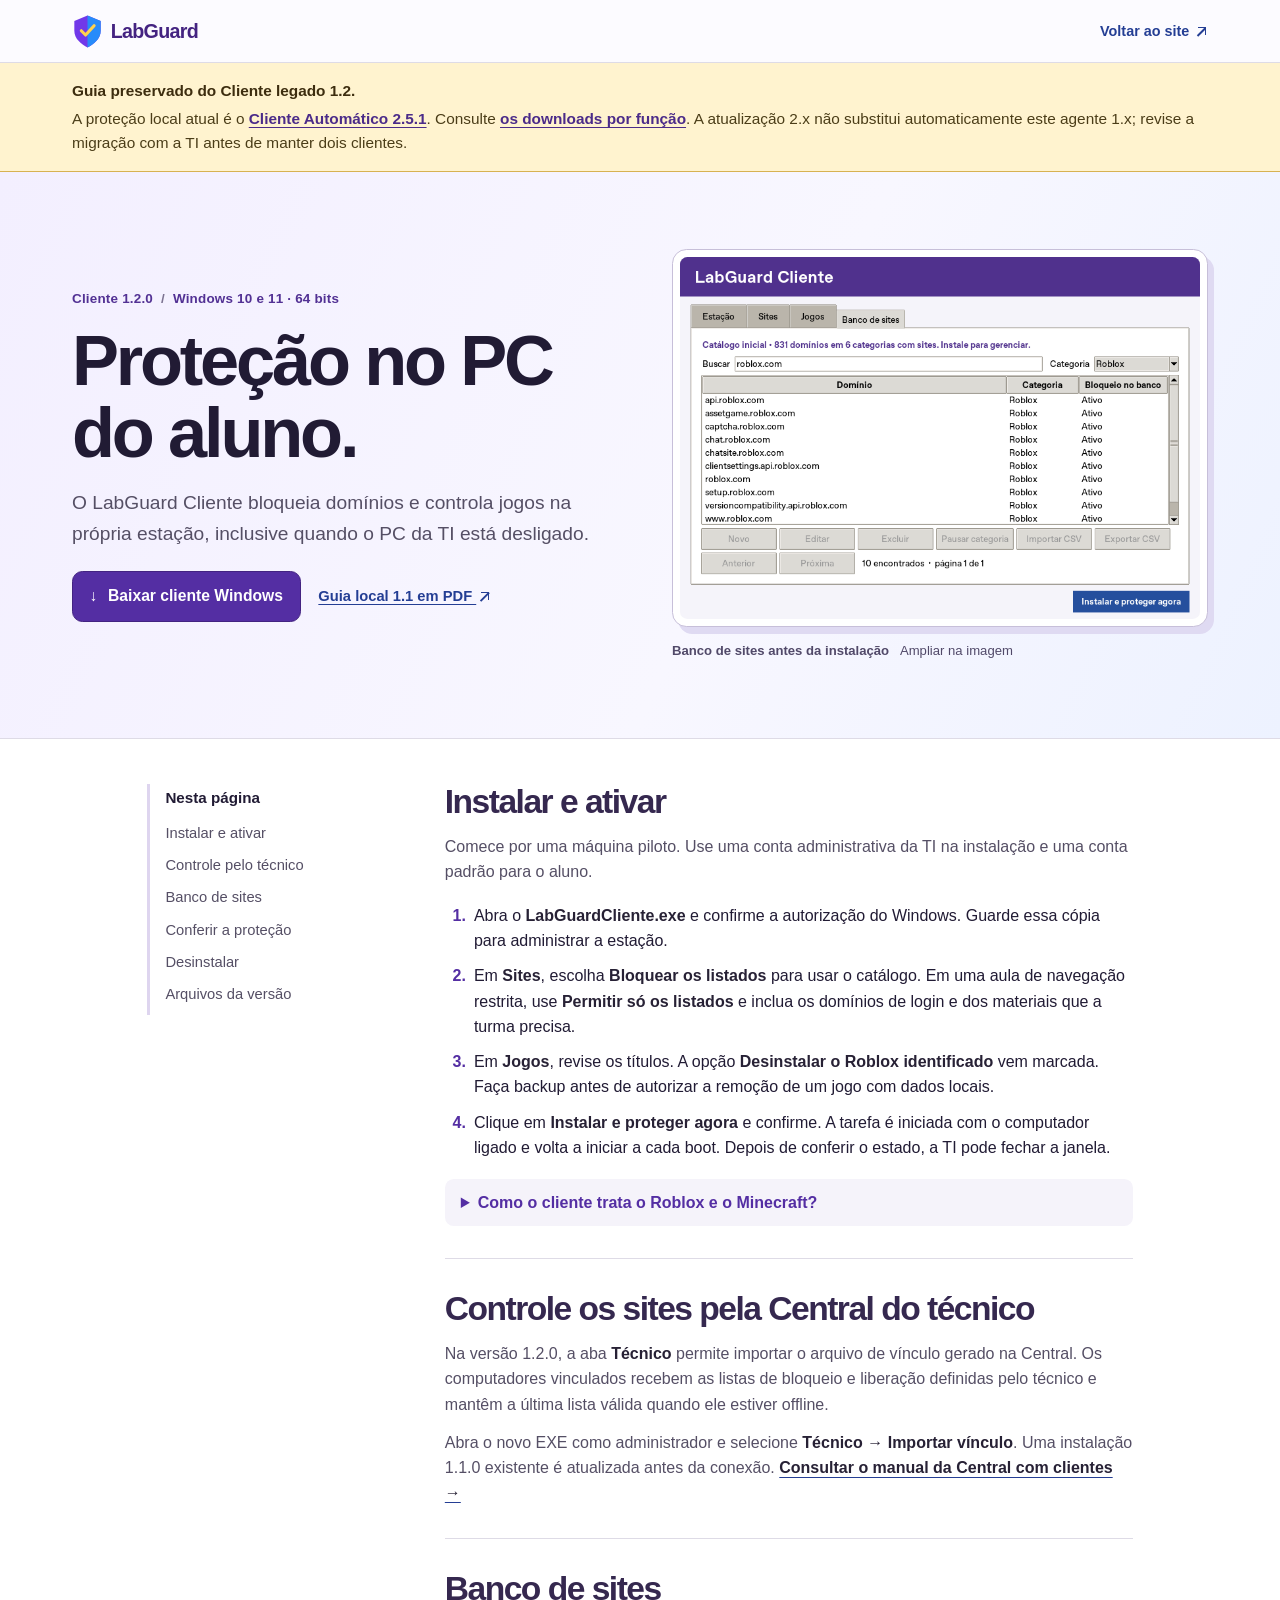
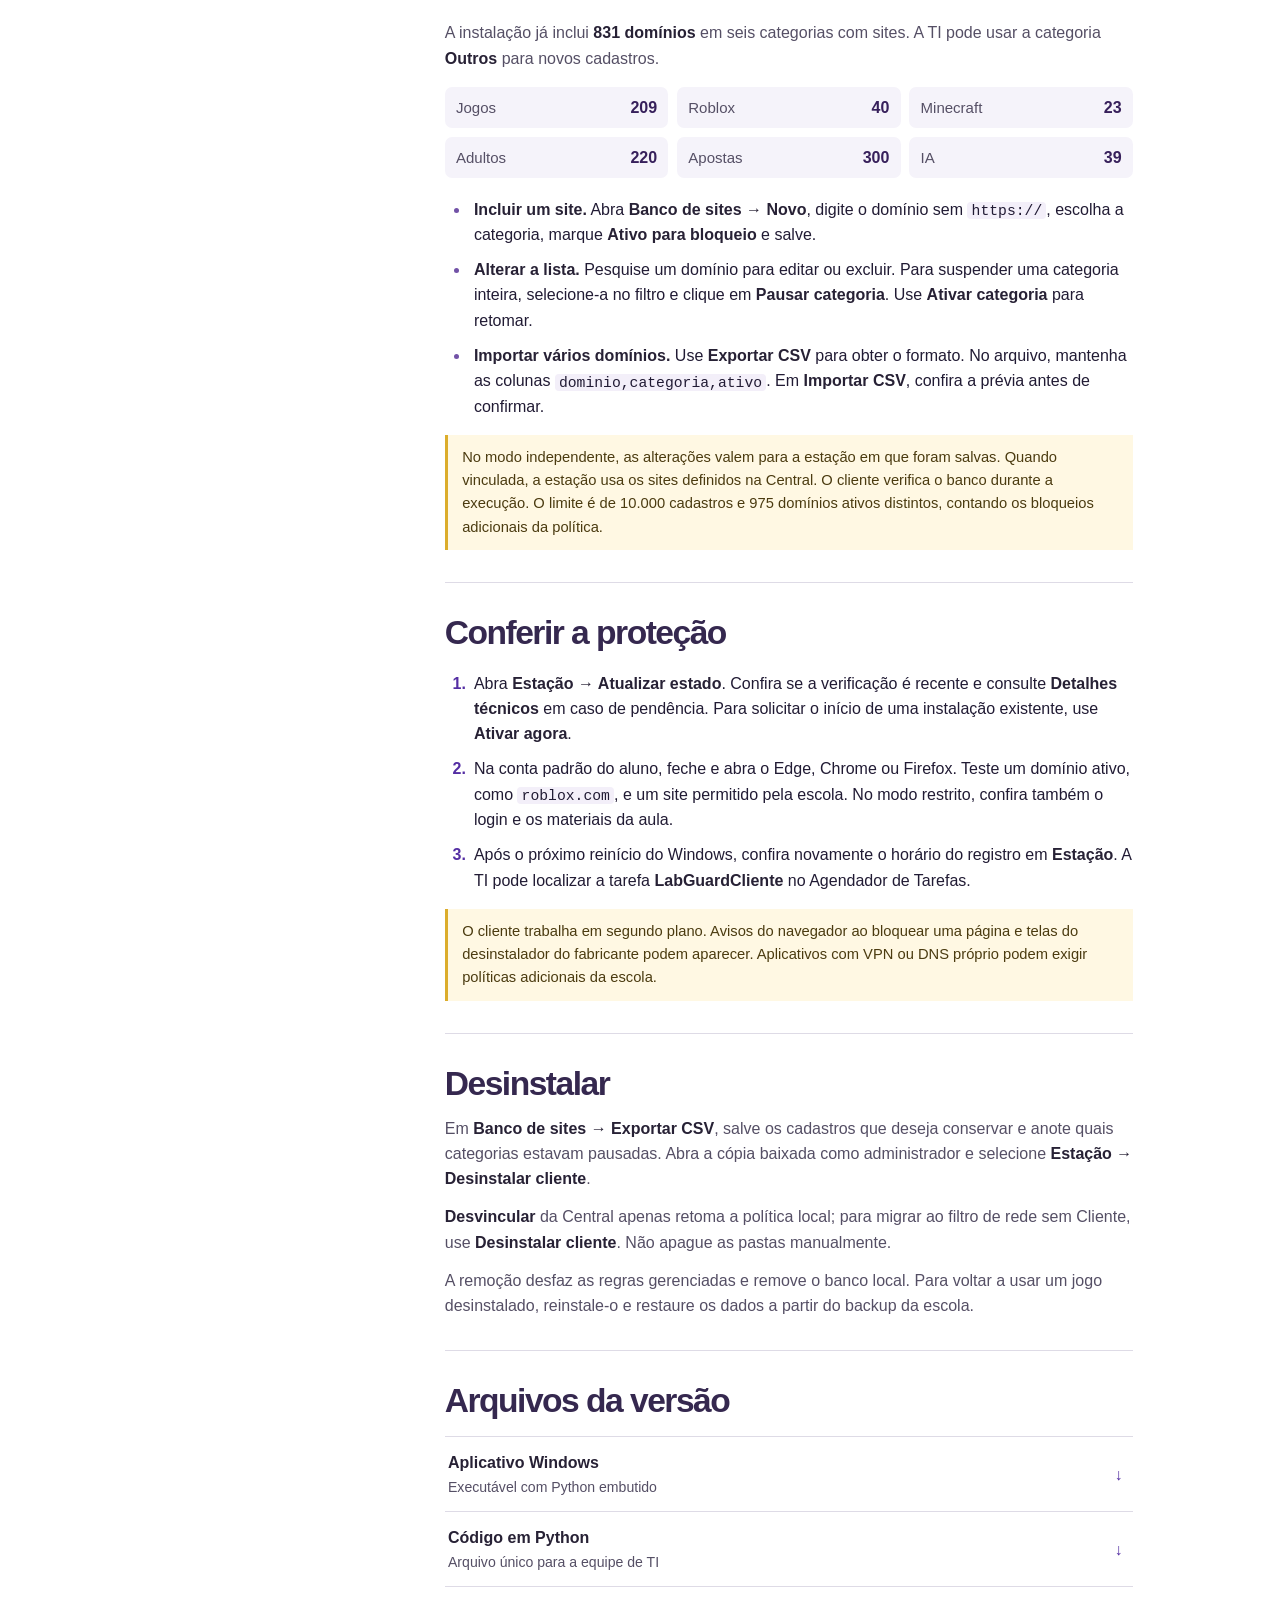
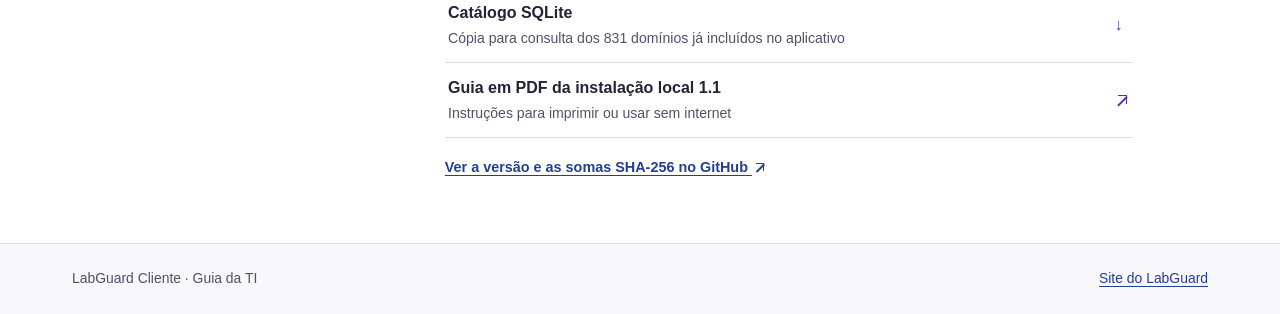
<file: website/cliente/index.html>
<!doctype html>
<html lang="pt-BR">
<head>
  <meta charset="utf-8">
  <meta name="viewport" content="width=device-width, initial-scale=1">
  <meta http-equiv="Content-Security-Policy" content="default-src 'none'; style-src 'self'; img-src 'self'; base-uri 'none'; form-action 'none'; object-src 'none'">
  <meta name="referrer" content="no-referrer">
  <meta name="theme-color" content="#462389">
  <title>LabGuard Cliente 1.2.0 | Guia da estação Windows</title>
  <meta name="description" content="Instale a proteção no PC do aluno, gerencie 831 domínios e confira o funcionamento ao iniciar o Windows.">
  <link rel="icon" href="../assets/favicon.svg" type="image/svg+xml">
  <link rel="stylesheet" href="guia.css">
</head>
<body>
  <a class="skip" href="#conteudo">Ir ao conteúdo</a>
  <header class="top"><div class="wrap top-inner">
    <a class="brand" href="../"><img src="../assets/favicon.svg" alt="" width="31" height="35"><span>LabGuard</span></a>
    <a class="back" href="../">Voltar ao site <span class="link-arrow" aria-hidden="true"></span></a>
  </div></header>
  <main id="conteudo">
    <aside class="archive-banner"><div class="wrap"><strong>Guia preservado do Cliente legado 1.2.</strong> A proteção local atual é o <a href="../manual-atual/#alunos">Cliente Automático 2.5.1</a>. Consulte <a href="../downloads/">os downloads por função</a>. A atualização 2.x não substitui automaticamente este agente 1.x; revise a migração com a TI antes de manter dois clientes.</div></aside>
    <section class="hero"><div class="wrap hero-inner">
      <div>
        <p class="platform">Cliente 1.2.0 <span> / </span> Windows 10 e 11 · 64 bits</p>
        <h1>Proteção no PC<br>do aluno.</h1>
        <p class="lead">O LabGuard Cliente bloqueia domínios e controla jogos na própria estação, inclusive quando o PC da TI está desligado.</p>
        <div class="actions">
          <a class="cta" href="https://github.com/perabru/LabGuard/releases/download/cliente-v1.2.0/LabGuardCliente.exe"><span aria-hidden="true">↓</span> Baixar cliente Windows</a>
          <a class="pdf" href="Guia_Rapido_LabGuard_Cliente.pdf">Guia local 1.1 em PDF <span class="link-arrow" aria-hidden="true"></span></a>
        </div>
      </div>
      <figure class="preview">
        <a href="catalogo.webp" aria-label="Ampliar a tela do banco de sites"><img src="catalogo.webp" width="790" height="550" alt="Aba Banco de sites do cliente com o filtro Roblox aplicado e os domínios encontrados."></a>
        <figcaption>Banco de sites antes da instalação <span>Ampliar na imagem</span></figcaption>
      </figure>
    </div></section>
    <div class="wrap layout">
      <aside class="nav"><nav aria-label="Tópicos do guia">
        <p>Nesta página</p>
        <a href="#instalar">Instalar e ativar</a>
        <a href="#central">Controle pelo técnico</a>
        <a href="#catalogo">Banco de sites</a>
        <a href="#verificar">Conferir a proteção</a>
        <a href="#remover">Desinstalar</a>
        <a href="#arquivos">Arquivos da versão</a>
      </nav></aside>
      <div class="contents">
        <section id="instalar" class="section">
          <h2>Instalar e ativar</h2>
          <p>Comece por uma máquina piloto. Use uma conta administrativa da TI na instalação e uma conta padrão para o aluno.</p>
          <ol class="steps">
            <li>Abra o <strong>LabGuardCliente.exe</strong> e confirme a autorização do Windows. Guarde essa cópia para administrar a estação.</li>
            <li>Em <strong>Sites</strong>, escolha <strong>Bloquear os listados</strong> para usar o catálogo. Em uma aula de navegação restrita, use <strong>Permitir só os listados</strong> e inclua os domínios de login e dos materiais que a turma precisa.</li>
            <li>Em <strong>Jogos</strong>, revise os títulos. A opção <strong>Desinstalar o Roblox identificado</strong> vem marcada. Faça backup antes de autorizar a remoção de um jogo com dados locais.</li>
            <li>Clique em <strong>Instalar e proteger agora</strong> e confirme. A tarefa é iniciada com o computador ligado e volta a iniciar a cada boot. Depois de conferir o estado, a TI pode fechar a janela.</li>
          </ol>
          <details><summary>Como o cliente trata o Roblox e o Minecraft?</summary><p>O cliente verifica as edições reconhecidas do Roblox da Microsoft Store. Para o Roblox clássico instalado no perfil do aluno, tenta usar o desinstalador registrado e assinado pelo fabricante na entrada do usuário. Instalações desconhecidas podem exigir remoção pela TI. A opção de remoção do Minecraft da Store precisa ser marcada separadamente e pode apagar mundos locais.</p></details>
        </section>
        <section id="central" class="section"><h2>Controle os sites pela Central do técnico</h2><p>Na versão 1.2.0, a aba <strong>Técnico</strong> permite importar o arquivo de vínculo gerado na Central. Os computadores vinculados recebem as listas de bloqueio e liberação definidas pelo técnico e mantêm a última lista válida quando ele estiver offline.</p><p>Abra o novo EXE como administrador e selecione <strong>Técnico → Importar vínculo</strong>. Uma instalação 1.1.0 existente é atualizada antes da conexão. <a href="https://github.com/perabru/LabGuard/blob/main/central/README.md"><strong>Consultar o manual da Central com clientes →</strong></a></p></section>
        <section id="catalogo" class="section">
          <h2>Banco de sites</h2>
          <p>A instalação já inclui <strong>831 domínios</strong> em seis categorias com sites. A TI pode usar a categoria <strong>Outros</strong> para novos cadastros.</p>
          <dl class="categories" aria-label="Domínios iniciais por categoria">
            <div><dt>Jogos</dt><dd>209</dd></div><div><dt>Roblox</dt><dd>40</dd></div>
            <div><dt>Minecraft</dt><dd>23</dd></div><div><dt>Adultos</dt><dd>220</dd></div>
            <div><dt>Apostas</dt><dd>300</dd></div><div><dt>IA</dt><dd>39</dd></div>
          </dl>
          <ul class="plain">
            <li><strong>Incluir um site.</strong> Abra <strong>Banco de sites → Novo</strong>, digite o domínio sem <code>https://</code>, escolha a categoria, marque <strong>Ativo para bloqueio</strong> e salve.</li>
            <li><strong>Alterar a lista.</strong> Pesquise um domínio para editar ou excluir. Para suspender uma categoria inteira, selecione-a no filtro e clique em <strong>Pausar categoria</strong>. Use <strong>Ativar categoria</strong> para retomar.</li>
            <li><strong>Importar vários domínios.</strong> Use <strong>Exportar CSV</strong> para obter o formato. No arquivo, mantenha as colunas <code>dominio,categoria,ativo</code>. Em <strong>Importar CSV</strong>, confira a prévia antes de confirmar.</li>
          </ul>
          <p class="note">No modo independente, as alterações valem para a estação em que foram salvas. Quando vinculada, a estação usa os sites definidos na Central. O cliente verifica o banco durante a execução. O limite é de 10.000 cadastros e 975 domínios ativos distintos, contando os bloqueios adicionais da política.</p>
        </section>
        <section id="verificar" class="section">
          <h2>Conferir a proteção</h2>
          <ol class="steps">
            <li>Abra <strong>Estação → Atualizar estado</strong>. Confira se a verificação é recente e consulte <strong>Detalhes técnicos</strong> em caso de pendência. Para solicitar o início de uma instalação existente, use <strong>Ativar agora</strong>.</li>
            <li>Na conta padrão do aluno, feche e abra o Edge, Chrome ou Firefox. Teste um domínio ativo, como <code>roblox.com</code>, e um site permitido pela escola. No modo restrito, confira também o login e os materiais da aula.</li>
            <li>Após o próximo reinício do Windows, confira novamente o horário do registro em <strong>Estação</strong>. A TI pode localizar a tarefa <strong>LabGuardCliente</strong> no Agendador de Tarefas.</li>
          </ol>
          <p class="note">O cliente trabalha em segundo plano. Avisos do navegador ao bloquear uma página e telas do desinstalador do fabricante podem aparecer. Aplicativos com VPN ou DNS próprio podem exigir políticas adicionais da escola.</p>
        </section>
        <section id="remover" class="section">
          <h2>Desinstalar</h2>
          <p>Em <strong>Banco de sites → Exportar CSV</strong>, salve os cadastros que deseja conservar e anote quais categorias estavam pausadas. Abra a cópia baixada como administrador e selecione <strong>Estação → Desinstalar cliente</strong>.</p>
          <p><strong>Desvincular</strong> da Central apenas retoma a política local; para migrar ao filtro de rede sem Cliente, use <strong>Desinstalar cliente</strong>. Não apague as pastas manualmente.</p>
          <p>A remoção desfaz as regras gerenciadas e remove o banco local. Para voltar a usar um jogo desinstalado, reinstale-o e restaure os dados a partir do backup da escola.</p>
        </section>
        <section id="arquivos" class="section">
          <h2>Arquivos da versão</h2>
          <div class="files">
            <a href="https://github.com/perabru/LabGuard/releases/download/cliente-v1.2.0/LabGuardCliente.exe"><span><strong>Aplicativo Windows</strong><small>Executável com Python embutido</small></span><span aria-hidden="true">↓</span></a>
            <a href="https://github.com/perabru/LabGuard/releases/download/cliente-v1.2.0/labguard_cliente.py"><span><strong>Código em Python</strong><small>Arquivo único para a equipe de TI</small></span><span aria-hidden="true">↓</span></a>
            <a href="https://github.com/perabru/LabGuard/releases/download/cliente-v1.2.0/LabGuard-Catalogo.sqlite3"><span><strong>Catálogo SQLite</strong><small>Cópia para consulta dos 831 domínios já incluídos no aplicativo</small></span><span aria-hidden="true">↓</span></a>
            <a href="Guia_Rapido_LabGuard_Cliente.pdf"><span><strong>Guia em PDF da instalação local 1.1</strong><small>Instruções para imprimir ou usar sem internet</small></span><span class="link-arrow" aria-hidden="true"></span></a>
          </div>
          <a class="github" href="https://github.com/perabru/LabGuard/releases/tag/cliente-v1.2.0">Ver a versão e as somas SHA-256 no GitHub <span class="link-arrow" aria-hidden="true"></span></a>
        </section>
      </div>
    </div>
  </main>
  <footer><div class="wrap"><span>LabGuard Cliente · Guia da TI</span><a href="../">Site do LabGuard</a></div></footer>
</body>
</html>
</file>
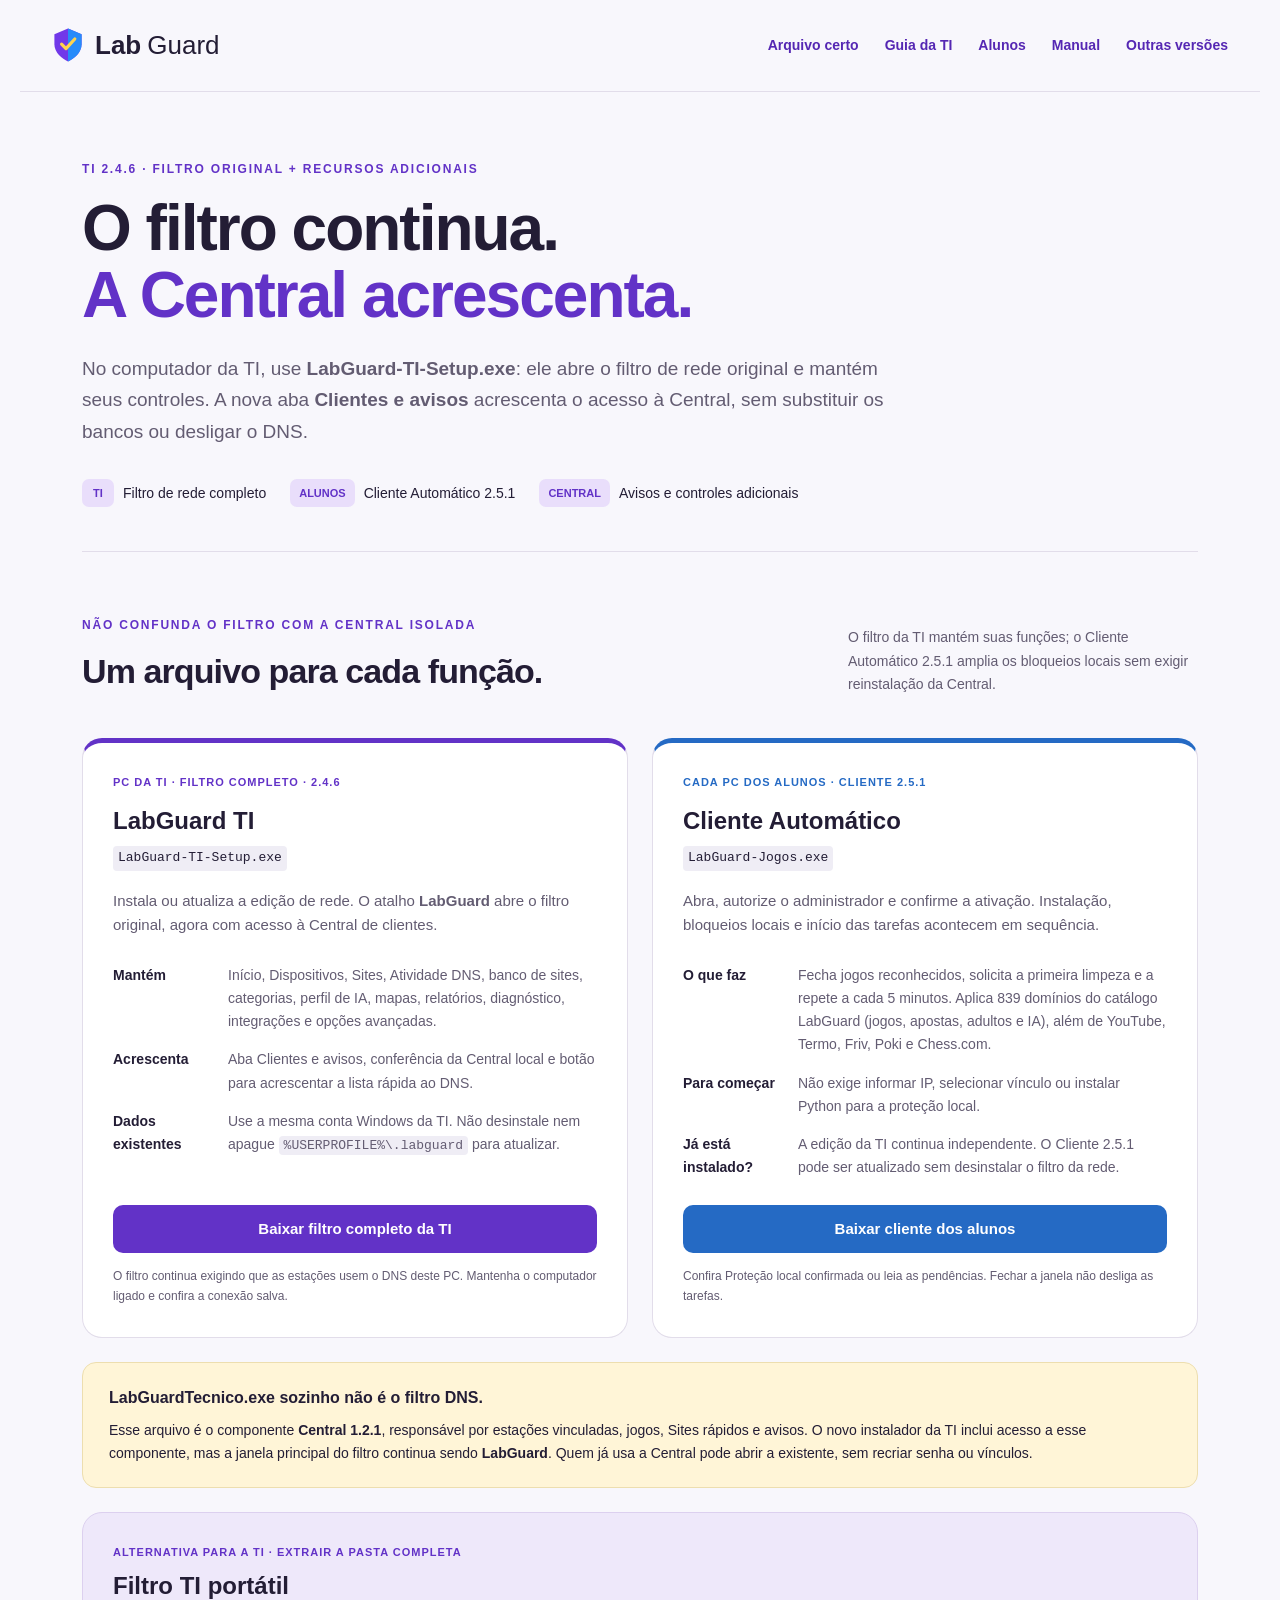
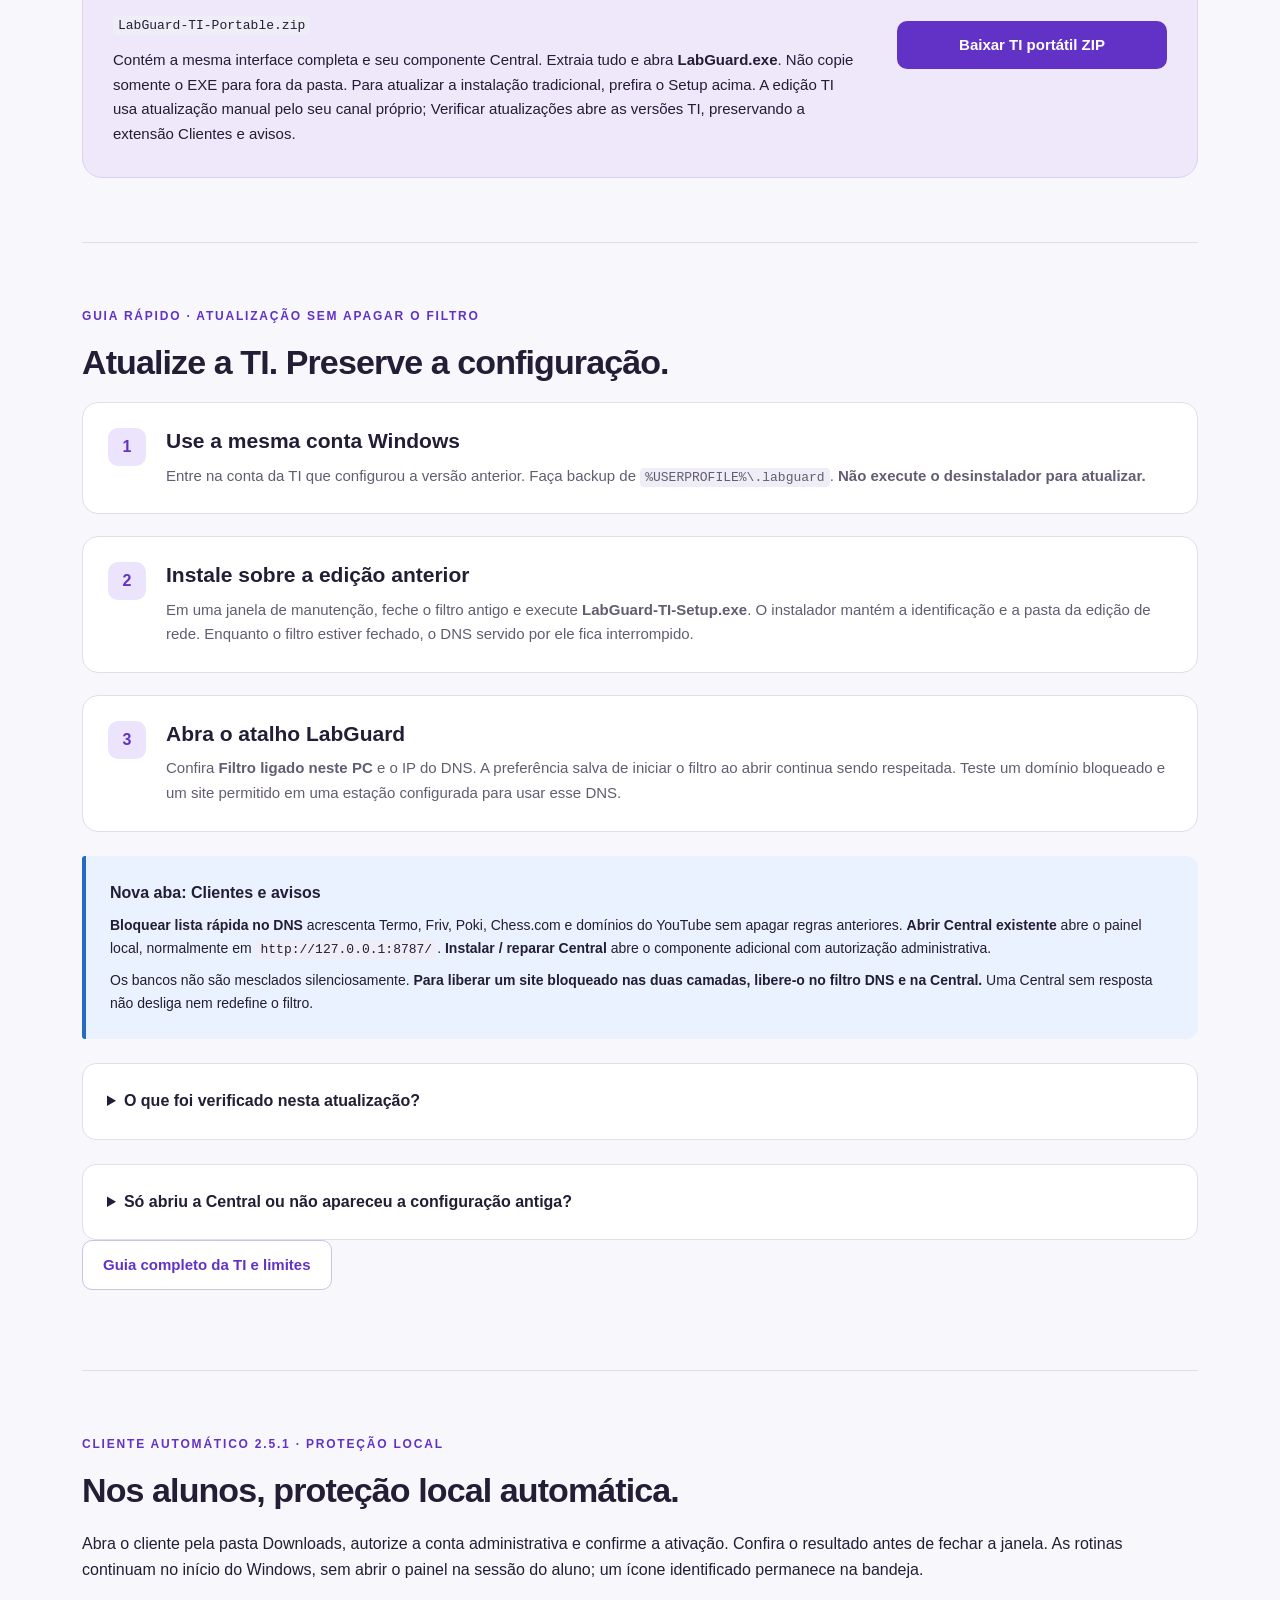
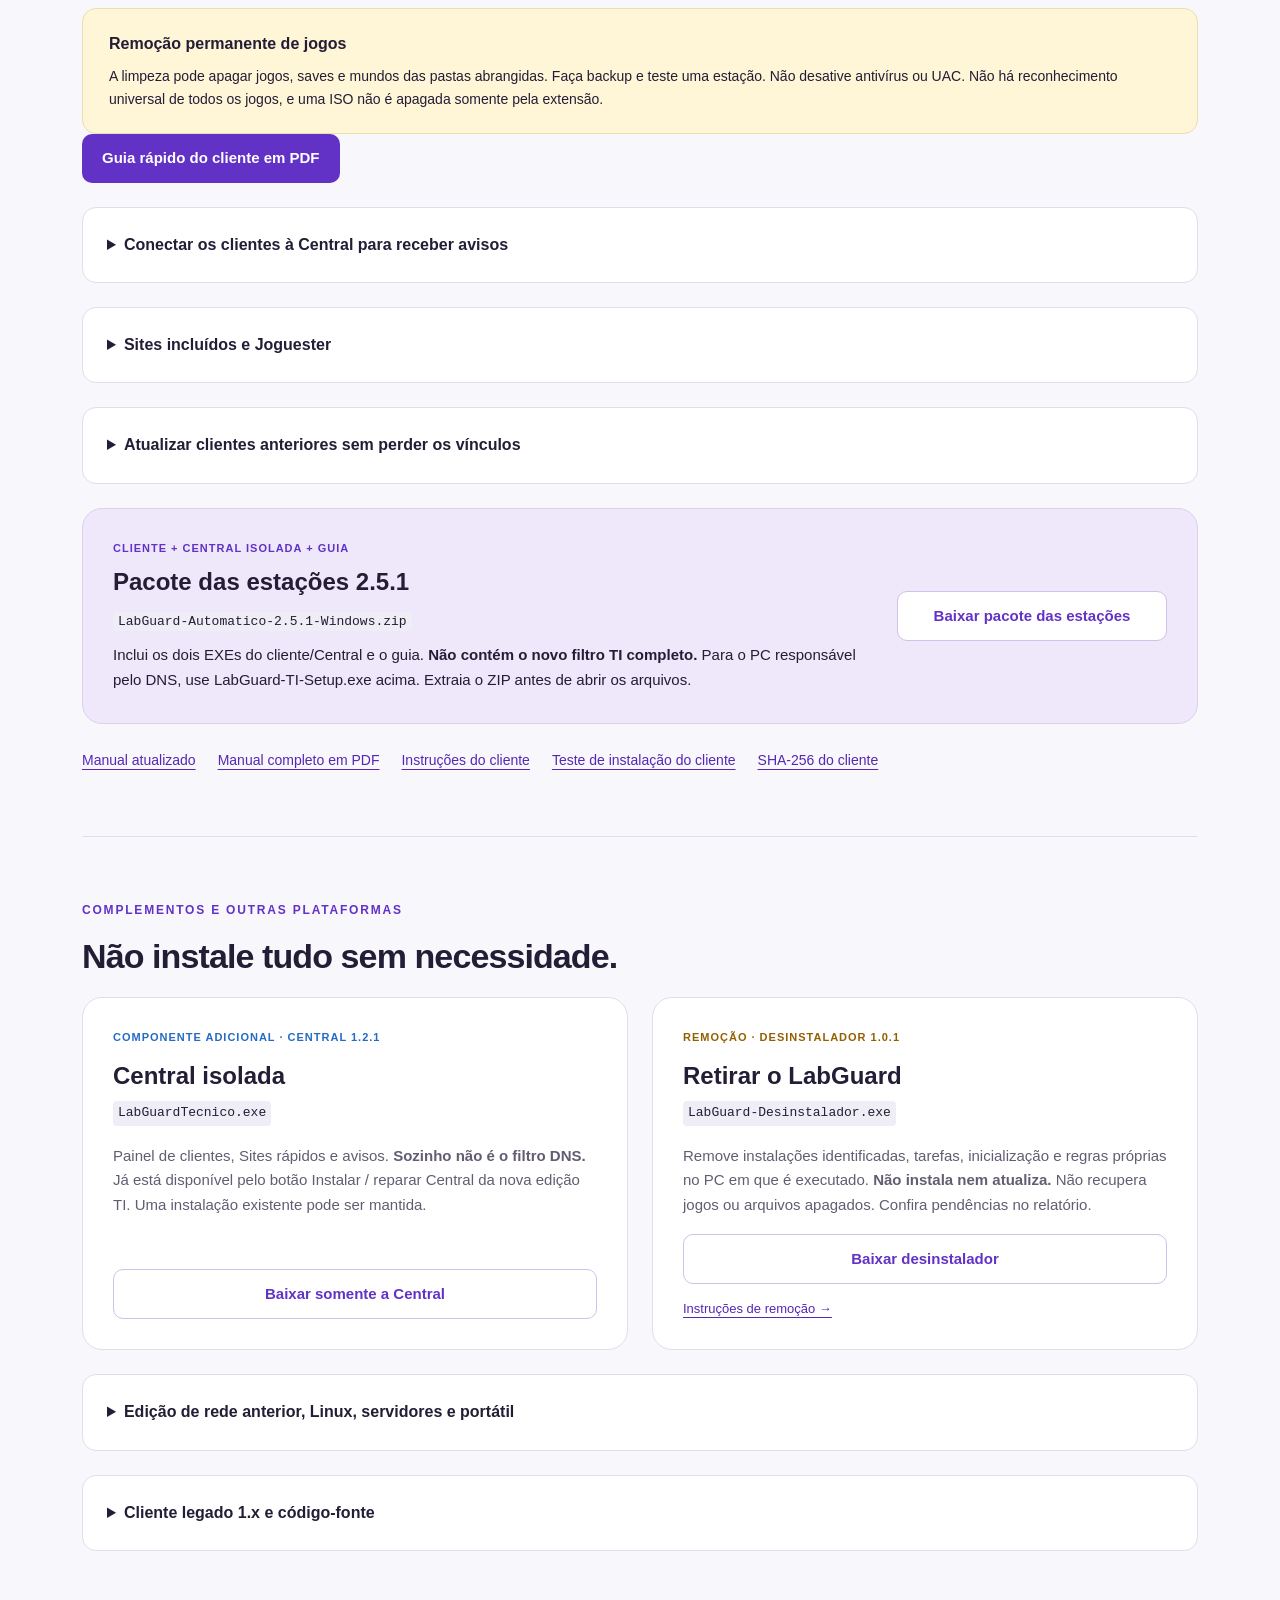
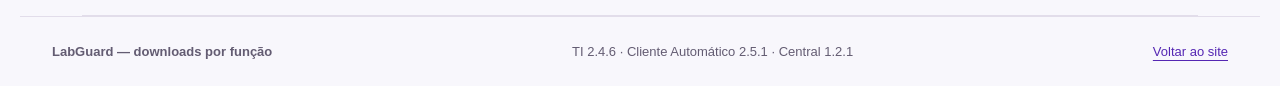
<file: website/downloads/index.html>
<!doctype html>
<html lang="pt-BR"><head><meta charset="utf-8"><meta name="viewport" content="width=device-width,initial-scale=1"><meta http-equiv="Content-Security-Policy" content="default-src 'none'; style-src 'self'; img-src 'self'; base-uri 'none'; form-action 'none'; object-src 'none'"><meta name="referrer" content="no-referrer"><meta name="description" content="LabGuard TI 2.4.6 mantém o filtro DNS original e acrescenta acesso à Central. Cliente Automático 2.5.1 para os alunos. Downloads e guias separados por função."><meta name="theme-color" content="#6232c7"><title>LabGuard | Filtro da TI, cliente e downloads explicados</title><link rel="icon" href="../assets/favicon.svg" type="image/svg+xml"><link rel="stylesheet" href="downloads.css"></head>
<body><a class="skip" href="#conteudo">Ir para os downloads</a><header><a class="brand" href="../"><img src="../assets/favicon.svg" width="32" height="36" alt="">Lab<span>Guard</span></a><nav aria-label="Downloads"><a href="#principal">Arquivo certo</a><a href="#guia">Guia da TI</a><a href="#alunos">Alunos</a><a href="../manual-atual/">Manual</a><a href="#outros">Outras versões</a></nav></header>
<main id="conteudo">
<section class="hero"><p class="eyebrow">TI 2.4.6 · FILTRO ORIGINAL + RECURSOS ADICIONAIS</p><h1>O filtro continua.<br><span>A Central acrescenta.</span></h1><p class="lead">No computador da TI, use <strong>LabGuard-TI-Setup.exe</strong>: ele abre o filtro de rede original e mantém seus controles. A nova aba <strong>Clientes e avisos</strong> acrescenta o acesso à Central, sem substituir os bancos ou desligar o DNS.</p><div class="path"><span><b>TI</b> Filtro de rede completo</span><span><b>ALUNOS</b> Cliente Automático 2.5.1</span><span><b>CENTRAL</b> Avisos e controles adicionais</span></div></section>
<section id="principal"><div class="section-head"><div><p class="eyebrow">NÃO CONFUNDA O FILTRO COM A CENTRAL ISOLADA</p><h2>Um arquivo para cada função.</h2></div><p>O filtro da TI mantém suas funções; o Cliente Automático 2.5.1 amplia os bloqueios locais sem exigir reinstalação da Central.</p></div><div class="cards primary-cards">
<article class="card admin"><div class="badge">PC DA TI · FILTRO COMPLETO · 2.4.6</div><h3>LabGuard TI</h3><code>LabGuard-TI-Setup.exe</code><p>Instala ou atualiza a edição de rede. O atalho <strong>LabGuard</strong> abre o filtro original, agora com acesso à Central de clientes.</p><dl><dt>Mantém</dt><dd>Início, Dispositivos, Sites, Atividade DNS, banco de sites, categorias, perfil de IA, mapas, relatórios, diagnóstico, integrações e opções avançadas.</dd><dt>Acrescenta</dt><dd>Aba Clientes e avisos, conferência da Central local e botão para acrescentar a lista rápida ao DNS.</dd><dt>Dados existentes</dt><dd>Use a mesma conta Windows da TI. Não desinstale nem apague <code>%USERPROFILE%\.labguard</code> para atualizar.</dd></dl><a class="button solid" href="https://github.com/perabru/LabGuard/releases/download/ti-v2.4.6/LabGuard-TI-Setup.exe">Baixar filtro completo da TI</a><p class="foot">O filtro continua exigindo que as estações usem o DNS deste PC. Mantenha o computador ligado e confira a conexão salva.</p></article>
<article class="card client"><div class="badge">CADA PC DOS ALUNOS · CLIENTE 2.5.1</div><h3>Cliente Automático</h3><code>LabGuard-Jogos.exe</code><p>Abra, autorize o administrador e confirme a ativação. Instalação, bloqueios locais e início das tarefas acontecem em sequência.</p><dl><dt>O que faz</dt><dd>Fecha jogos reconhecidos, solicita a primeira limpeza e a repete a cada 5 minutos. Aplica 839 domínios do catálogo LabGuard (jogos, apostas, adultos e IA), além de YouTube, Termo, Friv, Poki e Chess.com.</dd><dt>Para começar</dt><dd>Não exige informar IP, selecionar vínculo ou instalar Python para a proteção local.</dd><dt>Já está instalado?</dt><dd>A edição da TI continua independente. O Cliente 2.5.1 pode ser atualizado sem desinstalar o filtro da rede.</dd></dl><a class="button solid" href="https://github.com/perabru/LabGuard/releases/download/automatico-v2.5.1/LabGuard-Jogos.exe">Baixar cliente dos alunos</a><p class="foot">Confira Proteção local confirmada ou leia as pendências. Fechar a janela não desliga as tarefas.</p></article>
</div><div class="notice"><strong>LabGuardTecnico.exe sozinho não é o filtro DNS.</strong><p>Esse arquivo é o componente <strong>Central 1.2.1</strong>, responsável por estações vinculadas, jogos, Sites rápidos e avisos. O novo instalador da TI inclui acesso a esse componente, mas a janela principal do filtro continua sendo <strong>LabGuard</strong>. Quem já usa a Central pode abrir a existente, sem recriar senha ou vínculos.</p></div>
<article class="bundle"><div><div class="badge">ALTERNATIVA PARA A TI · EXTRAIR A PASTA COMPLETA</div><h3>Filtro TI portátil</h3><code>LabGuard-TI-Portable.zip</code><p>Contém a mesma interface completa e seu componente Central. Extraia tudo e abra <strong>LabGuard.exe</strong>. Não copie somente o EXE para fora da pasta. Para atualizar a instalação tradicional, prefira o Setup acima. A edição TI usa atualização manual pelo seu canal próprio; Verificar atualizações abre as versões TI, preservando a extensão Clientes e avisos.</p></div><a class="button solid" href="https://github.com/perabru/LabGuard/releases/download/ti-v2.4.6/LabGuard-TI-Portable.zip">Baixar TI portátil ZIP</a></article></section>
<section id="guia"><p class="eyebrow">GUIA RÁPIDO · ATUALIZAÇÃO SEM APAGAR O FILTRO</p><h2>Atualize a TI. Preserve a configuração.</h2><div class="steps">
<article><span>1</span><div><h3>Use a mesma conta Windows</h3><p>Entre na conta da TI que configurou a versão anterior. Faça backup de <code>%USERPROFILE%\.labguard</code>. <strong>Não execute o desinstalador para atualizar.</strong></p></div></article>
<article><span>2</span><div><h3>Instale sobre a edição anterior</h3><p>Em uma janela de manutenção, feche o filtro antigo e execute <strong>LabGuard-TI-Setup.exe</strong>. O instalador mantém a identificação e a pasta da edição de rede. Enquanto o filtro estiver fechado, o DNS servido por ele fica interrompido.</p></div></article>
<article><span>3</span><div><h3>Abra o atalho LabGuard</h3><p>Confira <strong>Filtro ligado neste PC</strong> e o IP do DNS. A preferência salva de iniciar o filtro ao abrir continua sendo respeitada. Teste um domínio bloqueado e um site permitido em uma estação configurada para usar esse DNS.</p></div></article>
</div><div class="info"><strong>Nova aba: Clientes e avisos</strong><p><strong>Bloquear lista rápida no DNS</strong> acrescenta Termo, Friv, Poki, Chess.com e domínios do YouTube sem apagar regras anteriores. <strong>Abrir Central existente</strong> abre o painel local, normalmente em <code>http://127.0.0.1:8787/</code>. <strong>Instalar / reparar Central</strong> abre o componente adicional com autorização administrativa.</p><p>Os bancos não são mesclados silenciosamente. <strong>Para liberar um site bloqueado nas duas camadas, libere-o no filtro DNS e na Central.</strong> Uma Central sem resposta não desliga nem redefine o filtro.</p></div>
<details><summary>O que foi verificado nesta atualização?</summary><p>Esta revisão preserva os recursos do filtro e corrige a instalação e a atualização dos componentes adicionais. O processo de publicação exige regressões e atualização sobre a edição 2.4.4 em Windows descartável, com preservação dos arquivos de preferências e banco de teste e verificação DNS UDP e TCP.</p><p>O filtro e a Central foram executados simultaneamente, e parar a Central não interrompeu o DNS. Os testes usaram dados fictícios, <strong>não os computadores reais do laboratório</strong>. Valide uma estação antes da distribuição.</p><p><a href="https://github.com/perabru/LabGuard/releases/download/ti-v2.4.6/PRESERVACAO_E_TESTES.json">Resultado de preservação e integração</a> · <a href="https://github.com/perabru/LabGuard/releases/download/ti-v2.4.6/CODIGO_PRESERVADO.json">Verificação do código original</a> · <a href="https://github.com/perabru/LabGuard/releases/download/ti-v2.4.6/SHA256SUMS.txt">SHA-256</a></p></details>
<details><summary>Só abriu a Central ou não apareceu a configuração antiga?</summary><p>Abra o atalho <strong>LabGuard</strong> instalado pelo Setup da TI, não apenas LabGuardTecnico.exe. Confira a conta Windows antes de modificar dados: as preferências do filtro são por usuário. Não apague nem recrie bancos por tentativa.</p><p>A operação de rede continua respeitando as capacidades da conexão. Estar apenas observando a rede não concede controle de IP/MAC em um switch não gerenciável. A configuração DNS e a rede autorizada precisam corresponder ao laboratório real.</p></details><p><a class="button outline" href="https://github.com/perabru/LabGuard/blob/main/ti/README.md">Guia completo da TI e limites</a></p></section>
<section id="alunos"><p class="eyebrow">CLIENTE AUTOMÁTICO 2.5.1 · PROTEÇÃO LOCAL</p><h2>Nos alunos, proteção local automática.</h2><p>Abra o cliente pela pasta Downloads, autorize a conta administrativa e confirme a ativação. Confira o resultado antes de fechar a janela. As rotinas continuam no início do Windows, sem abrir o painel na sessão do aluno; um ícone identificado permanece na bandeja.</p><div class="notice"><strong>Remoção permanente de jogos</strong><p>A limpeza pode apagar jogos, saves e mundos das pastas abrangidas. Faça backup e teste uma estação. Não desative antivírus ou UAC. Não há reconhecimento universal de todos os jogos, e uma ISO não é apagada somente pela extensão.</p></div><p><a class="button solid" href="https://github.com/perabru/LabGuard/releases/download/automatico-v2.5.1/LabGuard_Guia_Rapido_2.5.1.pdf">Guia rápido do cliente em PDF</a></p>
<details id="painel"><summary>Conectar os clientes à Central para receber avisos</summary><p>Na Central instalada no administrador, gere um JSON individual em <strong>Computadores → Vincular computador</strong>. Cada arquivo serve para uma estação e expira em uma hora. No cliente instalado, abra a administração pelo ícone LabGuard e use <strong>Conectar ao painel (opcional)</strong>. Não é preciso reinstalar a proteção.</p><p>Confira o contato e as revisões em Computadores. Use <strong>Sites rápidos → Bloquear tudo</strong> para os domínios cadastrados e YouTube. Esse botão não corta toda a internet nem ativa novas remoções. Em Avisos e proteção, acompanhe jogos encerrados, falhas e perda de contato.</p><p>A Central recebe os clientes por HTTPS/TCP 8788, com certificado próprio e rede autorizada. Não exponha a porta na internet. O cliente consulta em torno de 15 segundos; sem contato, mantém a última política local. Para notificações do navegador, mantenha a sessão aberta e autenticada e autorize as notificações. Não são enviadas capturas, arquivos ou histórico de navegação por esse canal.</p></details>
<details><summary>Sites incluídos e Joguester</summary><p>Termo: <code>term.ooo</code>. Friv: <code>friv.com</code> e <code>friv.com.br</code>. Poki: <code>poki.com</code>, interpretação de “Poke”. Chess.com e YouTube também estão incluídos. <strong>Joguester continua com endereço pendente</strong>: informe o domínio real em Editar endereço no painel; não foi inventado um domínio.</p><p>Reabra Chrome, Edge ou Firefox após alterar a política. Sites carregados, outros navegadores, proxies e regras externas podem interferir; confirmar a gravação de uma regra não substitui o teste na conta do aluno.</p></details>
<details><summary>Atualizar clientes anteriores sem perder os vínculos</summary><p>Abra o novo Cliente Automático 2.5.1 pela pasta Downloads e confirme. Ele pausa novas limpezas, aguarda a operação anterior e atualiza sua própria instalação, preservando vínculos e políticas centrais. Não use o desinstalador. Se a Central havia pausado a proteção, retome pelo painel.</p><p>Se a operação anterior não concluir dentro do limite, o instalador informa a pendência e tenta restaurar o estado anterior. Publicar ou baixar o arquivo não instala atualizações remotamente.</p></details>
<article class="bundle"><div><div class="badge">CLIENTE + CENTRAL ISOLADA + GUIA</div><h3>Pacote das estações 2.5.1</h3><code>LabGuard-Automatico-2.5.1-Windows.zip</code><p>Inclui os dois EXEs do cliente/Central e o guia. <strong>Não contém o novo filtro TI completo.</strong> Para o PC responsável pelo DNS, use LabGuard-TI-Setup.exe acima. Extraia o ZIP antes de abrir os arquivos.</p></div><a class="button outline" href="https://github.com/perabru/LabGuard/releases/download/automatico-v2.5.1/LabGuard-Automatico-2.5.1-Windows.zip">Baixar pacote das estações</a></article>
<p class="links"><a href="../manual-atual/">Manual atualizado</a><a href="../manual-atual/Manual_LabGuard_Atual.pdf">Manual completo em PDF</a><a href="https://github.com/perabru/LabGuard/blob/main/automatic/README.md">Instruções do cliente</a><a href="https://github.com/perabru/LabGuard/releases/download/automatico-v2.5.1/TESTE_INSTALACAO.txt">Teste de instalação do cliente</a><a href="https://github.com/perabru/LabGuard/releases/download/automatico-v2.5.1/SHA256SUMS.txt">SHA-256 do cliente</a></p></section>
<section id="outros"><p class="eyebrow">COMPLEMENTOS E OUTRAS PLATAFORMAS</p><h2>Não instale tudo sem necessidade.</h2><div class="cards">
<article class="card"><div class="badge blue">COMPONENTE ADICIONAL · CENTRAL 1.2.1</div><h3>Central isolada</h3><code>LabGuardTecnico.exe</code><p>Painel de clientes, Sites rápidos e avisos. <strong>Sozinho não é o filtro DNS.</strong> Já está disponível pelo botão Instalar / reparar Central da nova edição TI. Uma instalação existente pode ser mantida.</p><a class="button outline" href="https://github.com/perabru/LabGuard/releases/download/automatico-v2.5.1/LabGuardTecnico.exe">Baixar somente a Central</a></article>
<article class="card remove"><div class="badge amber">REMOÇÃO · DESINSTALADOR 1.0.1</div><h3>Retirar o LabGuard</h3><code>LabGuard-Desinstalador.exe</code><p>Remove instalações identificadas, tarefas, inicialização e regras próprias no PC em que é executado. <strong>Não instala nem atualiza.</strong> Não recupera jogos ou arquivos apagados. Confira pendências no relatório.</p><a class="button outline" href="https://github.com/perabru/LabGuard/releases/download/desinstalador-v1.0.1/LabGuard-Desinstalador.exe">Baixar desinstalador</a><a class="text-link" href="https://github.com/perabru/LabGuard/releases/tag/desinstalador-v1.0.1">Instruções de remoção →</a></article>
</div><details><summary>Edição de rede anterior, Linux, servidores e portátil</summary><p>A edição de rede comum 2.4.5 continua disponível para Windows, Linux e servidores. Para atualizar a interface Windows com a extensão TI, prefira o Setup TI 2.4.6 acima.</p><div class="table-wrap"><table><thead><tr><th>Arquivo</th><th>Uso</th><th>Download</th></tr></thead><tbody>
<tr><td><code>LabGuard-Setup.exe</code></td><td>Instalador Windows da edição de rede comum 2.4.5, sem a extensão TI.</td><td><a href="https://github.com/perabru/LabGuard/releases/download/v2.4.5/LabGuard-Setup.exe">Edição de rede comum</a></td></tr>
<tr><td><code>LabGuard-Portable.zip</code></td><td>Rede Windows portátil 2.4.5; extraia a pasta.</td><td><a href="https://github.com/perabru/LabGuard/releases/download/v2.4.5/LabGuard-Portable.zip">ZIP de rede</a></td></tr>
<tr><td><code>LabGuard-Linux-amd64.deb</code></td><td>Instalador para Debian/Ubuntu x86_64.</td><td><a href="https://github.com/perabru/LabGuard/releases/download/v2.4.5/LabGuard-Linux-amd64.deb">Pacote DEB</a></td></tr>
<tr><td><code>LabGuard-Linux-x86_64.tar.gz</code></td><td>Pacote de rede portátil para Linux x86_64.</td><td><a href="https://github.com/perabru/LabGuard/releases/download/v2.4.5/LabGuard-Linux-x86_64.tar.gz">TAR.GZ Linux</a></td></tr>
<tr><td><code>LabGuard-Server-Windows.zip</code></td><td>Servidor de rede para operação como serviço.</td><td><a href="https://github.com/perabru/LabGuard/releases/download/v2.4.5/LabGuard-Server-Windows.zip">Servidor Windows</a></td></tr>
<tr><td><code>LabGuard-Server-Linux-x86_64.tar.gz</code></td><td>Servidor para Linux/systemd.</td><td><a href="https://github.com/perabru/LabGuard/releases/download/v2.4.5/LabGuard-Server-Linux-x86_64.tar.gz">Servidor Linux</a></td></tr>
</tbody></table></div><p><a href="https://github.com/perabru/LabGuard/blob/main/docs/SERVIDORES.md">Documentação de servidores</a> · <a href="../tecnico/">Guia da Central anterior</a></p></details>
<details><summary>Cliente legado 1.x e código-fonte</summary><p><strong>LabGuardCliente.exe 1.x</strong> é o agente legado para a lista extensa de Sites e regras; não é LabGuard-Jogos.exe. O Cliente Automático atualiza Jogos 2.x, mas não substitui automaticamente uma instalação 1.x. Revise com a TI antes de manter dois agentes.</p><p><strong>Source code / código-fonte</strong> contém o projeto para estudo, auditoria e compilação. Não é o pacote de executáveis pronto para uso.</p><a href="https://github.com/perabru/LabGuard">Consultar repositório e versões</a></details></section>
</main><footer><strong>LabGuard — downloads por função</strong><span>TI 2.4.6 · Cliente Automático 2.5.1 · Central 1.2.1</span><a href="../">Voltar ao site</a></footer></body></html>
</file>
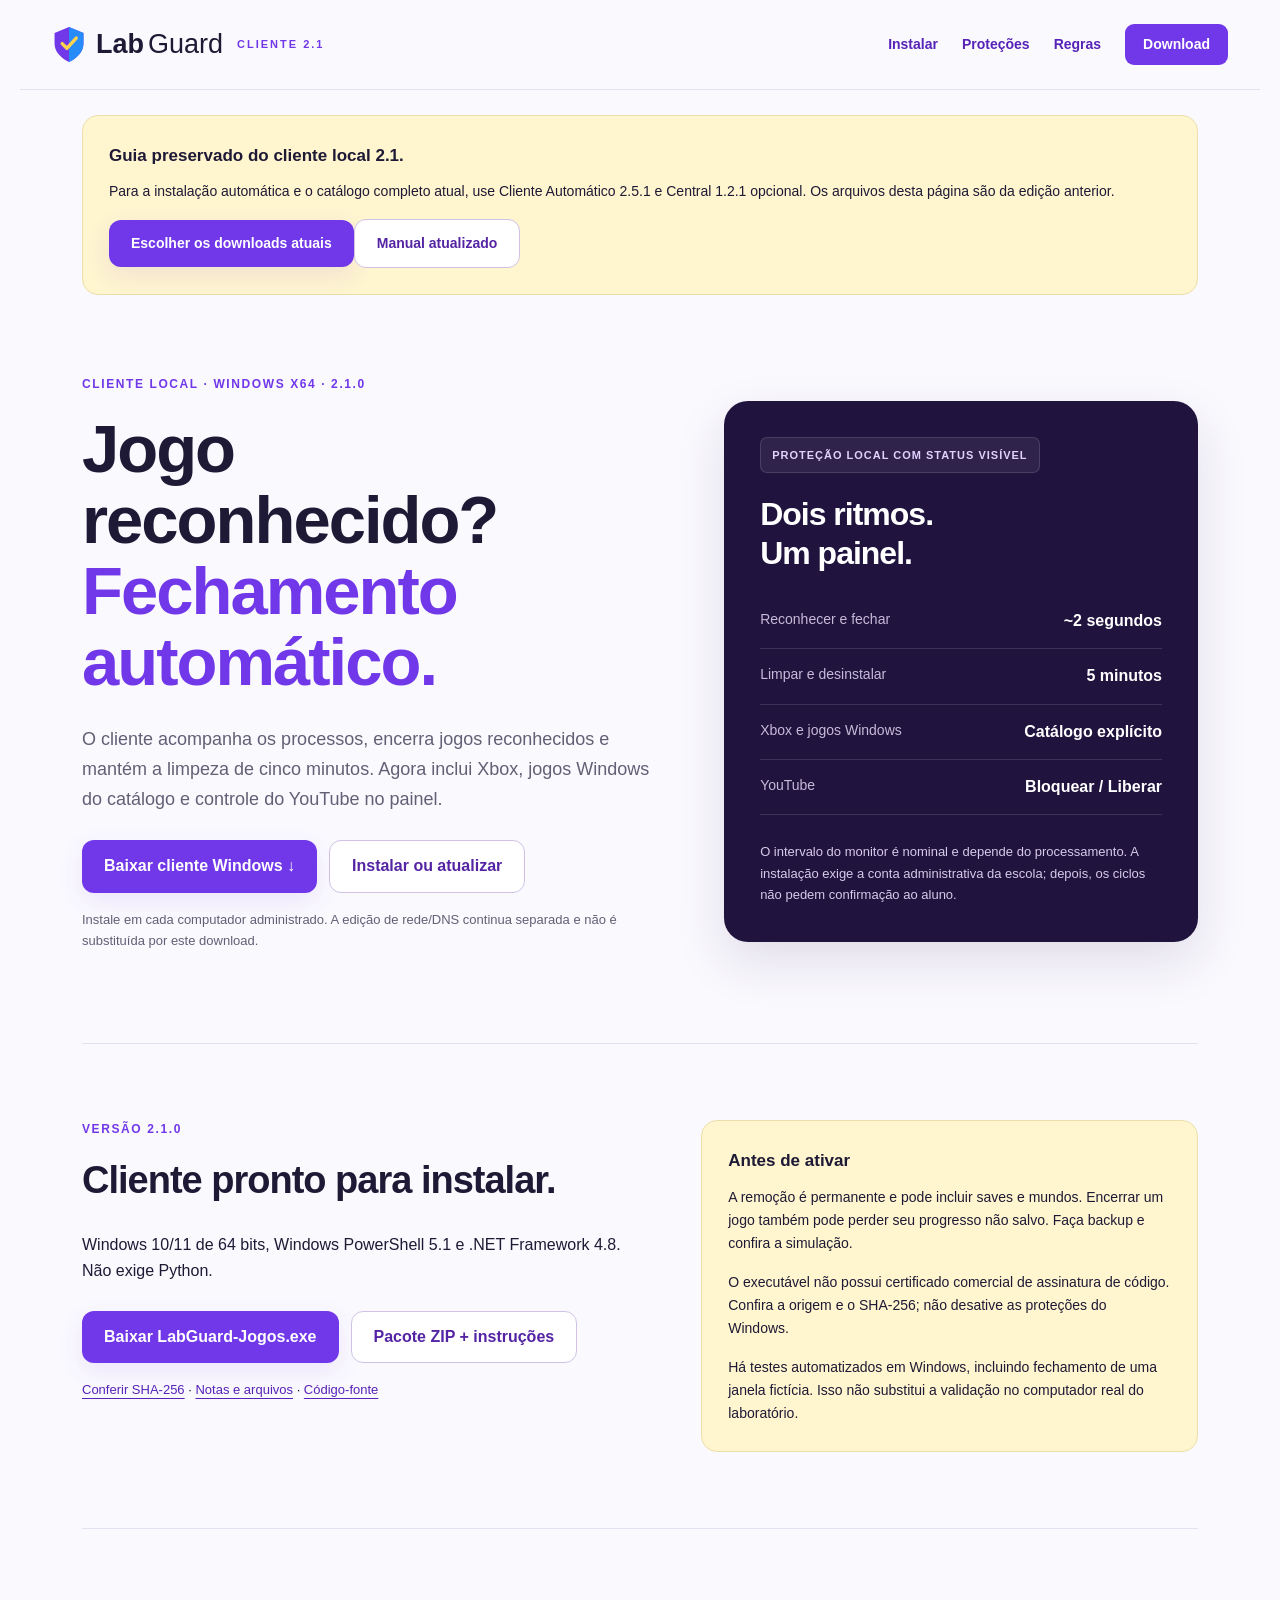
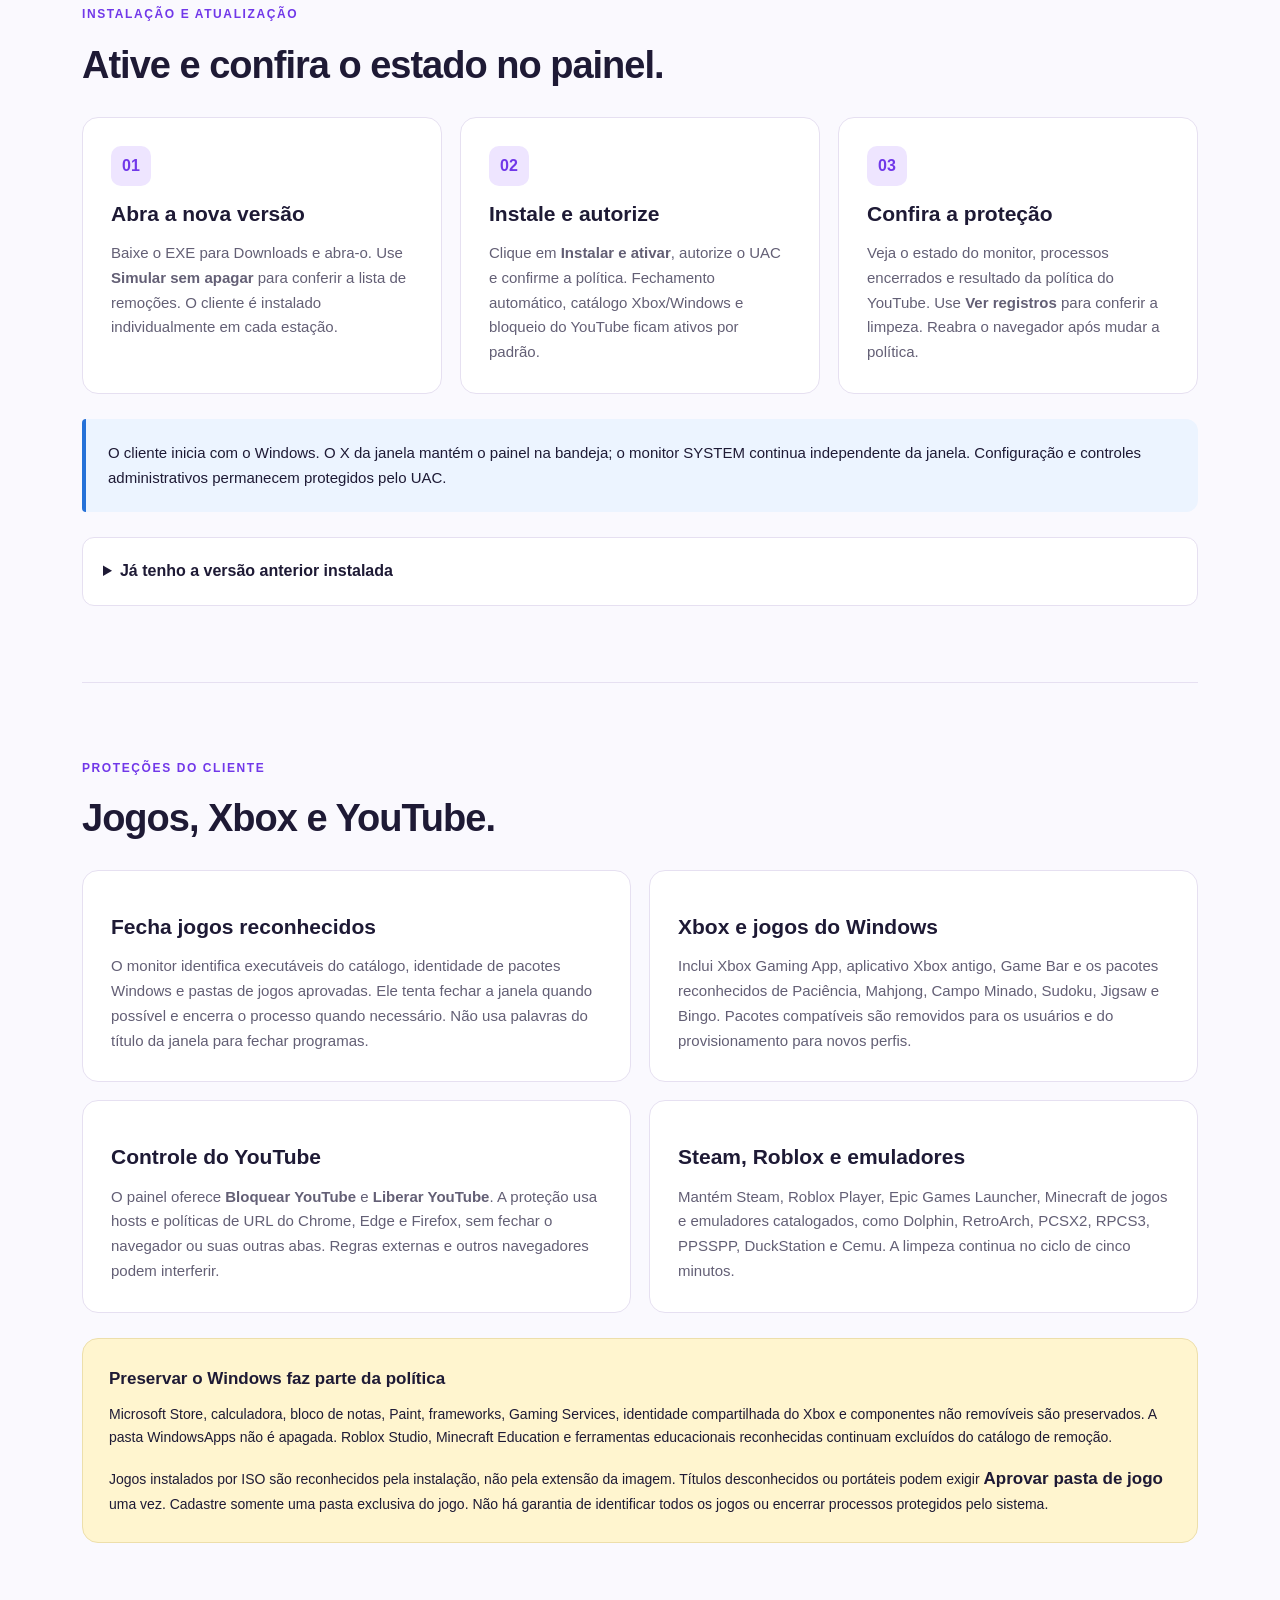
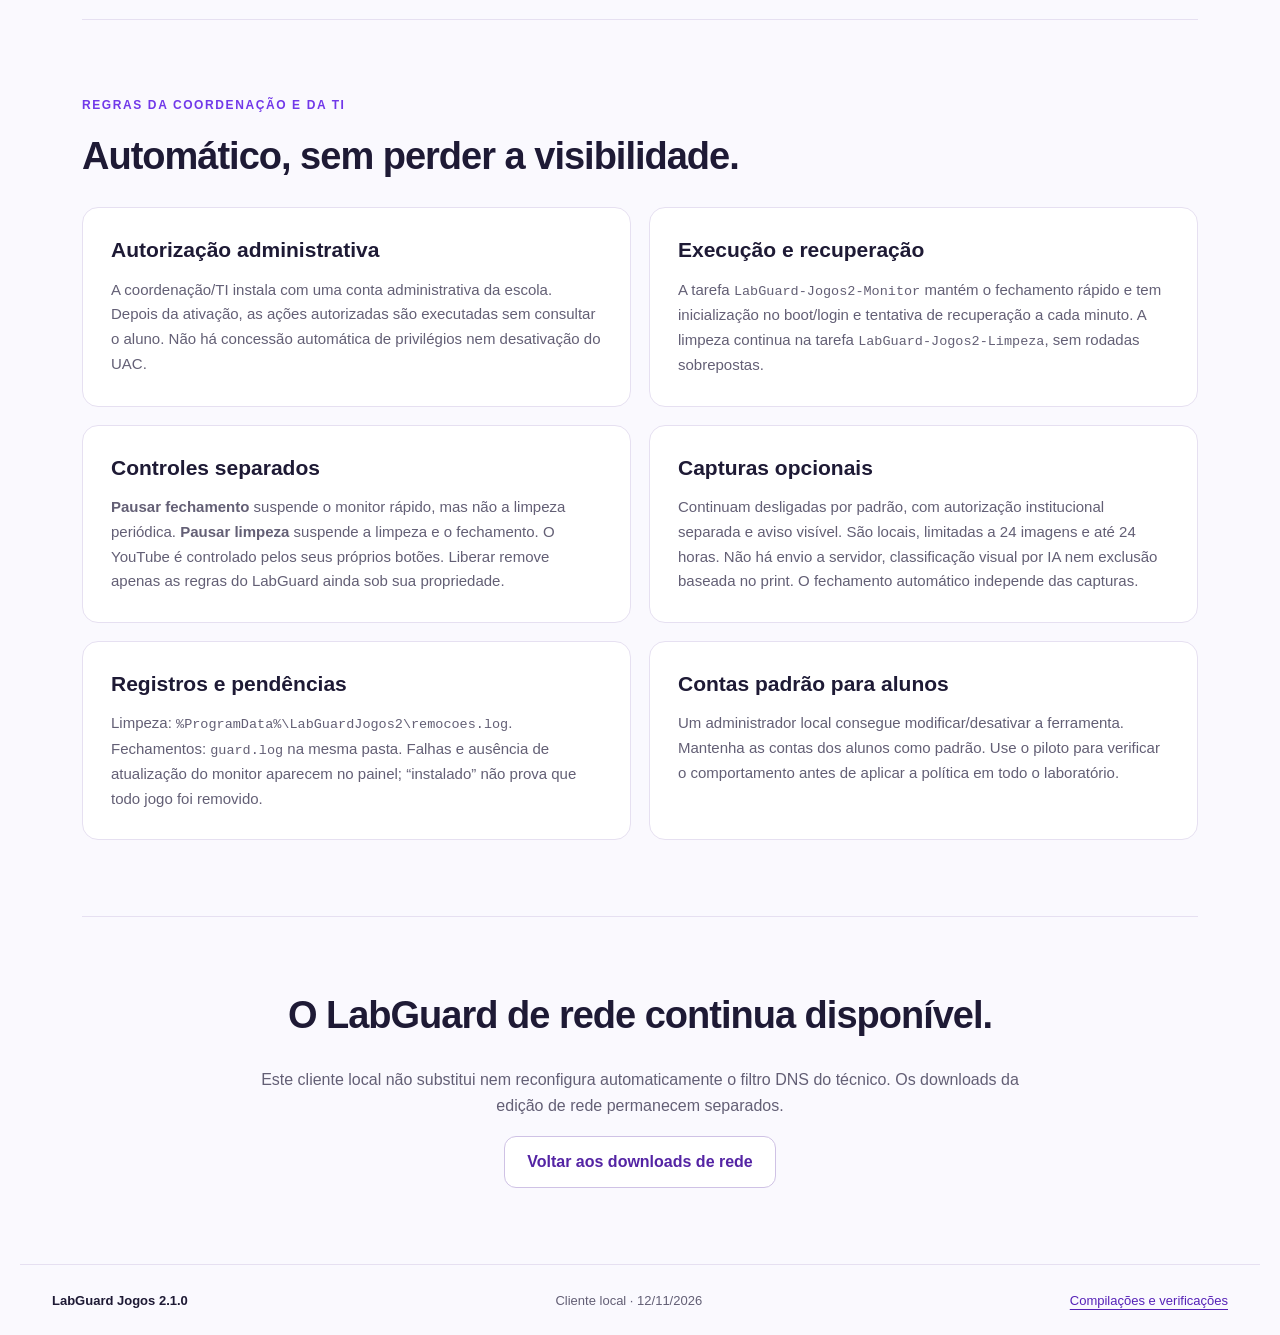
<file: website/jogos/index.html>
<!doctype html>
<html lang="pt-BR"><head><meta charset="utf-8"><meta name="viewport" content="width=device-width,initial-scale=1"><meta http-equiv="Content-Security-Policy" content="default-src 'self'; style-src 'self'; img-src 'self' data:; object-src 'none'; base-uri 'self'; form-action 'none'"><meta name="referrer" content="no-referrer"><meta name="theme-color" content="#7138e9"><meta name="description" content="LabGuard Jogos 2.1: cliente Windows com fechamento automático de jogos, controle do YouTube e remoção de Xbox e jogos Windows reconhecidos. Download e regras."><title>LabGuard Jogos 2.1 — Cliente, YouTube e Xbox</title><link rel="icon" href="../assets/favicon.svg" type="image/svg+xml"><link rel="stylesheet" href="jogos.css"></head>
<body><a class="skip" href="#conteudo">Ir para o conteúdo</a><header><a class="brand" href="../"><img src="../assets/favicon.svg" width="34" height="39" alt="">Lab<span>Guard</span><small>CLIENTE 2.1</small></a><nav aria-label="Navegação"><a href="#instalar">Instalar</a><a href="#alvos">Proteções</a><a href="#regras">Regras</a><a class="small-button" href="#download">Download</a></nav></header>
<main id="conteudo"><section id="managed-edition-notice" class="notice wide"><strong>Guia preservado do cliente local 2.1.</strong><p>Para a instalação automática e o catálogo completo atual, use Cliente Automático 2.5.1 e Central 1.2.1 opcional. Os arquivos desta página são da edição anterior.</p><a class="button primary" href="../downloads/">Escolher os downloads atuais</a><a class="button secondary" href="../manual-atual/">Manual atualizado</a></section><section class="hero"><div><p class="eyebrow">CLIENTE LOCAL · WINDOWS X64 · 2.1.0</p><h1>Jogo reconhecido?<br><span>Fechamento<br>automático.</span></h1><p class="lead">O cliente acompanha os processos, encerra jogos reconhecidos e mantém a limpeza de cinco minutos. Agora inclui Xbox, jogos Windows do catálogo e controle do YouTube no painel.</p><div class="buttons"><a class="button primary" href="#download">Baixar cliente Windows ↓</a><a class="button secondary" href="#instalar">Instalar ou atualizar</a></div><p class="note">Instale em cada computador administrado. A edição de rede/DNS continua separada e não é substituída por este download.</p></div><aside class="summary" aria-label="Funcionamento"><div class="pill">PROTEÇÃO LOCAL COM STATUS VISÍVEL</div><h2>Dois ritmos.<br>Um painel.</h2><dl><div><dt>Reconhecer e fechar</dt><dd>~2 segundos</dd></div><div><dt>Limpar e desinstalar</dt><dd>5 minutos</dd></div><div><dt>Xbox e jogos Windows</dt><dd>Catálogo explícito</dd></div><div><dt>YouTube</dt><dd>Bloquear / Liberar</dd></div></dl><p>O intervalo do monitor é nominal e depende do processamento. A instalação exige a conta administrativa da escola; depois, os ciclos não pedem confirmação ao aluno.</p></aside></section>
<section id="download" class="download"><div><p class="eyebrow">VERSÃO 2.1.0</p><h2>Cliente pronto para instalar.</h2><p>Windows 10/11 de 64 bits, Windows PowerShell 5.1 e .NET Framework 4.8. Não exige Python.</p><div class="buttons"><a class="button primary" href="https://github.com/perabru/LabGuard/releases/download/jogos-v2.1.0/LabGuard-Jogos.exe">Baixar LabGuard-Jogos.exe</a><a class="button secondary" href="https://github.com/perabru/LabGuard/releases/download/jogos-v2.1.0/LabGuard-Jogos-Windows.zip">Pacote ZIP + instruções</a></div><p class="links"><a href="https://github.com/perabru/LabGuard/releases/download/jogos-v2.1.0/SHA256SUMS.txt">Conferir SHA-256</a> · <a href="https://github.com/perabru/LabGuard/releases/tag/jogos-v2.1.0">Notas e arquivos</a> · <a href="https://github.com/perabru/LabGuard/tree/main/games">Código-fonte</a></p></div><div class="notice"><strong>Antes de ativar</strong><p>A remoção é permanente e pode incluir saves e mundos. Encerrar um jogo também pode perder seu progresso não salvo. Faça backup e confira a simulação.</p><p>O executável não possui certificado comercial de assinatura de código. Confira a origem e o SHA-256; não desative as proteções do Windows.</p><p>Há testes automatizados em Windows, incluindo fechamento de uma janela fictícia. Isso não substitui a validação no computador real do laboratório.</p></div></section>
<section id="instalar"><p class="eyebrow">INSTALAÇÃO E ATUALIZAÇÃO</p><h2>Ative e confira o estado no painel.</h2><div class="cards"><article><span class="number">01</span><h3>Abra a nova versão</h3><p>Baixe o EXE para Downloads e abra-o. Use <strong>Simular sem apagar</strong> para conferir a lista de remoções. O cliente é instalado individualmente em cada estação.</p></article><article><span class="number">02</span><h3>Instale e autorize</h3><p>Clique em <strong>Instalar e ativar</strong>, autorize o UAC e confirme a política. Fechamento automático, catálogo Xbox/Windows e bloqueio do YouTube ficam ativos por padrão.</p></article><article><span class="number">03</span><h3>Confira a proteção</h3><p>Veja o estado do monitor, processos encerrados e resultado da política do YouTube. Use <strong>Ver registros</strong> para conferir a limpeza. Reabra o navegador após mudar a política.</p></article></div><p class="callout">O cliente inicia com o Windows. O X da janela mantém o painel na bandeja; o monitor SYSTEM continua independente da janela. Configuração e controles administrativos permanecem protegidos pelo UAC.</p><details><summary>Já tenho a versão anterior instalada</summary><p>Abra o novo EXE fora da pasta de instalação. Durante a atualização, somente os processos da versão anterior instalada em <code>%ProgramFiles%\LabGuardJogos2</code> são fechados para substituir o arquivo; o LabGuard de rede não é encerrado.</p><p>Se a limpeza antiga estiver em andamento, a atualização é recusada com uma instrução: pause a limpeza, deixe a operação atual concluir e execute novamente o novo instalador. Publicar este download não instala a atualização automaticamente nos PCs.</p></details></section>
<section id="alvos"><p class="eyebrow">PROTEÇÕES DO CLIENTE</p><h2>Jogos, Xbox e YouTube.</h2><div class="cards two"><article><h3>Fecha jogos reconhecidos</h3><p>O monitor identifica executáveis do catálogo, identidade de pacotes Windows e pastas de jogos aprovadas. Ele tenta fechar a janela quando possível e encerra o processo quando necessário. Não usa palavras do título da janela para fechar programas.</p></article><article><h3>Xbox e jogos do Windows</h3><p>Inclui Xbox Gaming App, aplicativo Xbox antigo, Game Bar e os pacotes reconhecidos de Paciência, Mahjong, Campo Minado, Sudoku, Jigsaw e Bingo. Pacotes compatíveis são removidos para os usuários e do provisionamento para novos perfis.</p></article><article><h3>Controle do YouTube</h3><p>O painel oferece <strong>Bloquear YouTube</strong> e <strong>Liberar YouTube</strong>. A proteção usa hosts e políticas de URL do Chrome, Edge e Firefox, sem fechar o navegador ou suas outras abas. Regras externas e outros navegadores podem interferir.</p></article><article><h3>Steam, Roblox e emuladores</h3><p>Mantém Steam, Roblox Player, Epic Games Launcher, Minecraft de jogos e emuladores catalogados, como Dolphin, RetroArch, PCSX2, RPCS3, PPSSPP, DuckStation e Cemu. A limpeza continua no ciclo de cinco minutos.</p></article></div><div class="notice wide"><strong>Preservar o Windows faz parte da política</strong><p>Microsoft Store, calculadora, bloco de notas, Paint, frameworks, Gaming Services, identidade compartilhada do Xbox e componentes não removíveis são preservados. A pasta WindowsApps não é apagada. Roblox Studio, Minecraft Education e ferramentas educacionais reconhecidas continuam excluídos do catálogo de remoção.</p><p>Jogos instalados por ISO são reconhecidos pela instalação, não pela extensão da imagem. Títulos desconhecidos ou portáteis podem exigir <strong>Aprovar pasta de jogo</strong> uma vez. Cadastre somente uma pasta exclusiva do jogo. Não há garantia de identificar todos os jogos ou encerrar processos protegidos pelo sistema.</p></div></section>
<section id="regras"><p class="eyebrow">REGRAS DA COORDENAÇÃO E DA TI</p><h2>Automático, sem perder a visibilidade.</h2><div class="rules"><article><h3>Autorização administrativa</h3><p>A coordenação/TI instala com uma conta administrativa da escola. Depois da ativação, as ações autorizadas são executadas sem consultar o aluno. Não há concessão automática de privilégios nem desativação do UAC.</p></article><article><h3>Execução e recuperação</h3><p>A tarefa <code>LabGuard-Jogos2-Monitor</code> mantém o fechamento rápido e tem inicialização no boot/login e tentativa de recuperação a cada minuto. A limpeza continua na tarefa <code>LabGuard-Jogos2-Limpeza</code>, sem rodadas sobrepostas.</p></article><article><h3>Controles separados</h3><p><strong>Pausar fechamento</strong> suspende o monitor rápido, mas não a limpeza periódica. <strong>Pausar limpeza</strong> suspende a limpeza e o fechamento. O YouTube é controlado pelos seus próprios botões. Liberar remove apenas as regras do LabGuard ainda sob sua propriedade.</p></article><article><h3>Capturas opcionais</h3><p>Continuam desligadas por padrão, com autorização institucional separada e aviso visível. São locais, limitadas a 24 imagens e até 24 horas. Não há envio a servidor, classificação visual por IA nem exclusão baseada no print. O fechamento automático independe das capturas.</p></article><article><h3>Registros e pendências</h3><p>Limpeza: <code>%ProgramData%\LabGuardJogos2\remocoes.log</code>. Fechamentos: <code>guard.log</code> na mesma pasta. Falhas e ausência de atualização do monitor aparecem no painel; “instalado” não prova que todo jogo foi removido.</p></article><article><h3>Contas padrão para alunos</h3><p>Um administrador local consegue modificar/desativar a ferramenta. Mantenha as contas dos alunos como padrão. Use o piloto para verificar o comportamento antes de aplicar a política em todo o laboratório.</p></article></div></section>
<section class="end"><h2>O LabGuard de rede continua disponível.</h2><p>Este cliente local não substitui nem reconfigura automaticamente o filtro DNS do técnico. Os downloads da edição de rede permanecem separados.</p><a class="button secondary" href="../#download">Voltar aos downloads de rede</a></section></main><footer><strong>LabGuard Jogos 2.1.0</strong><span>Cliente local · 12/11/2026</span><a href="https://github.com/perabru/LabGuard/actions">Compilações e verificações</a></footer></body></html>
</file>
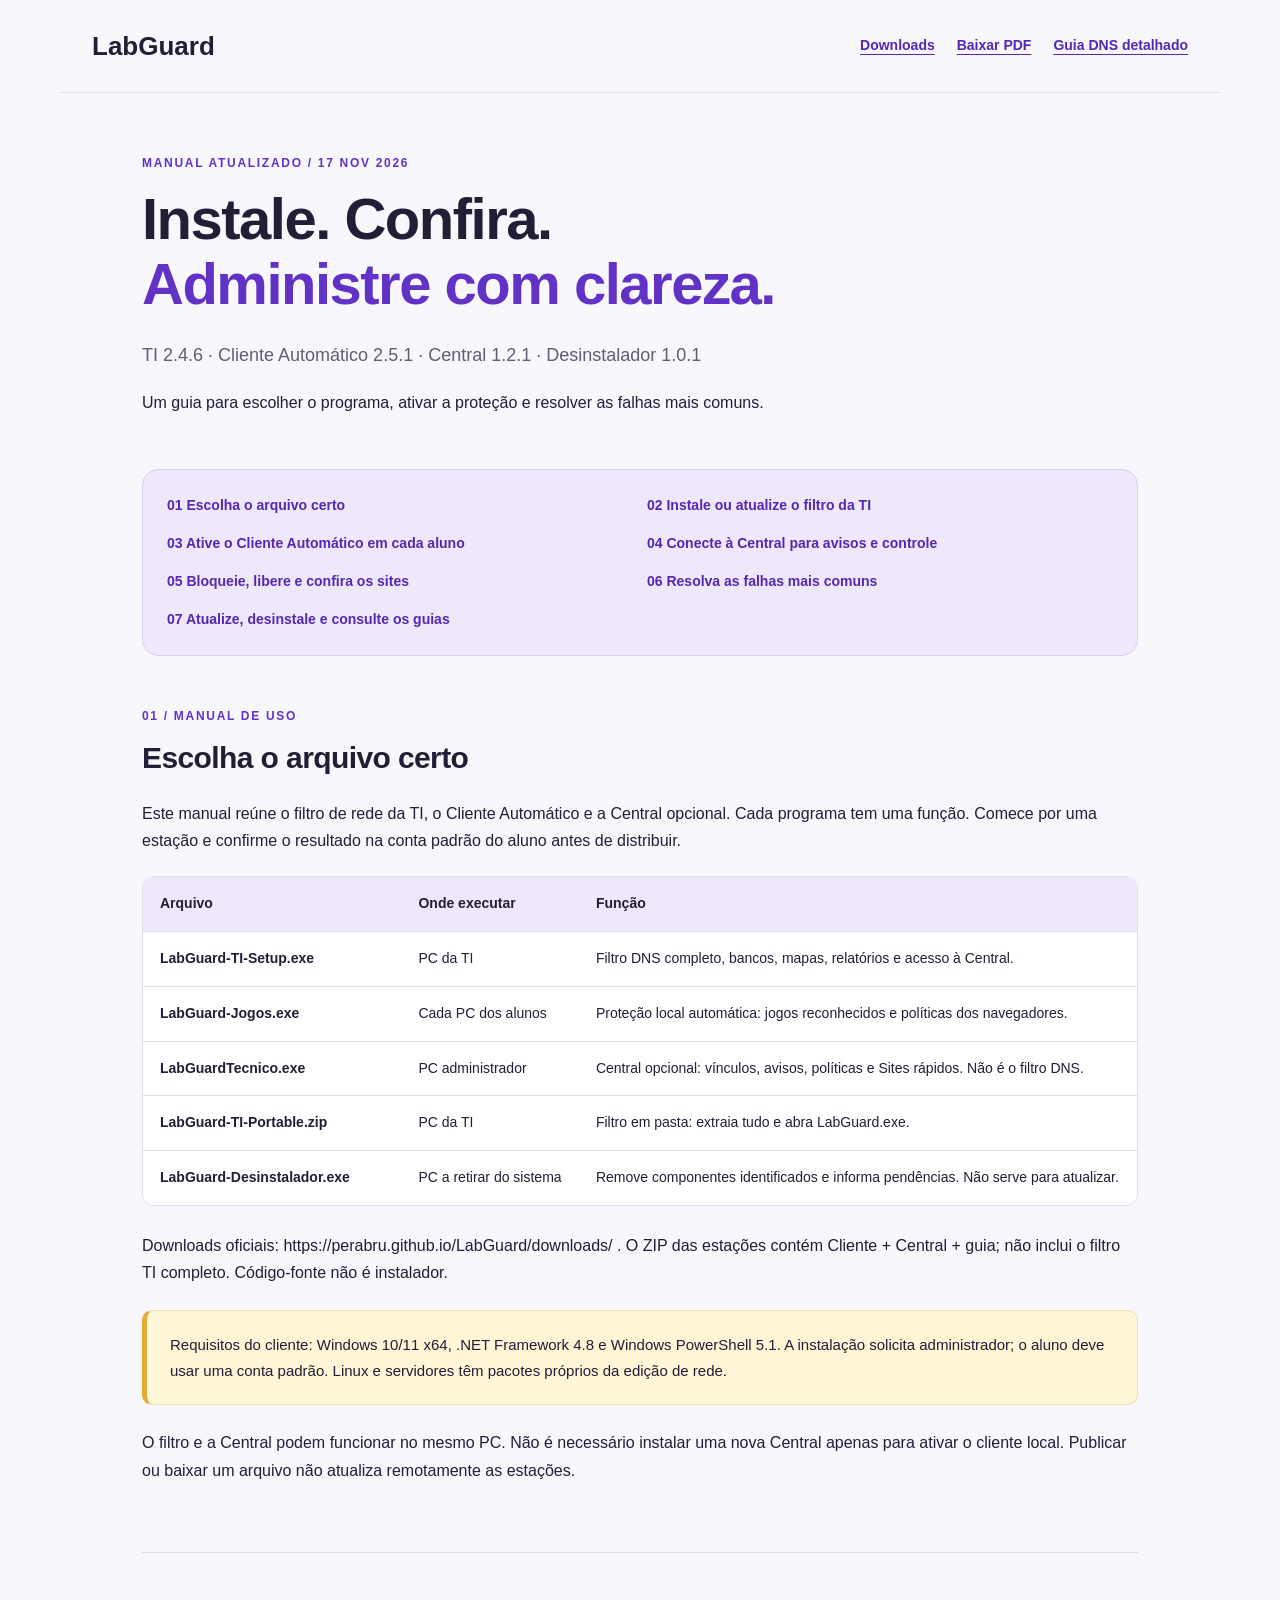
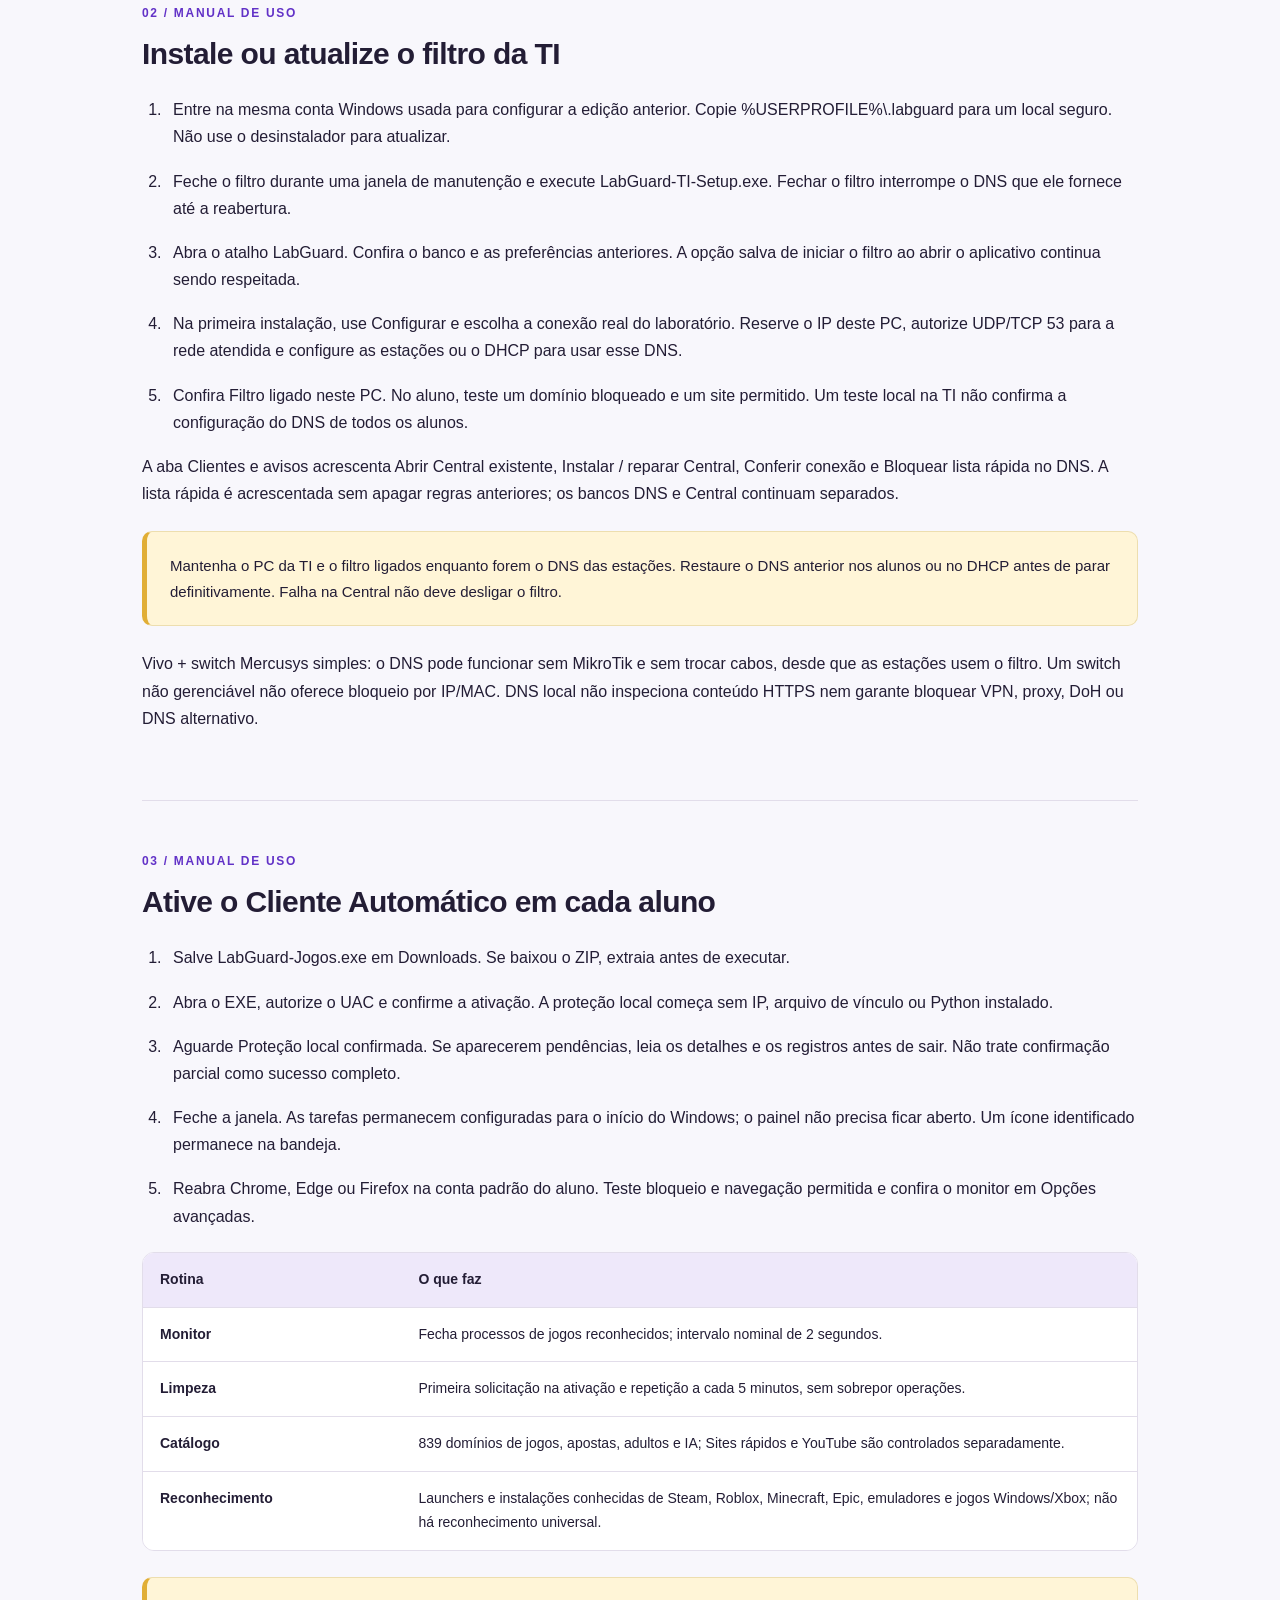
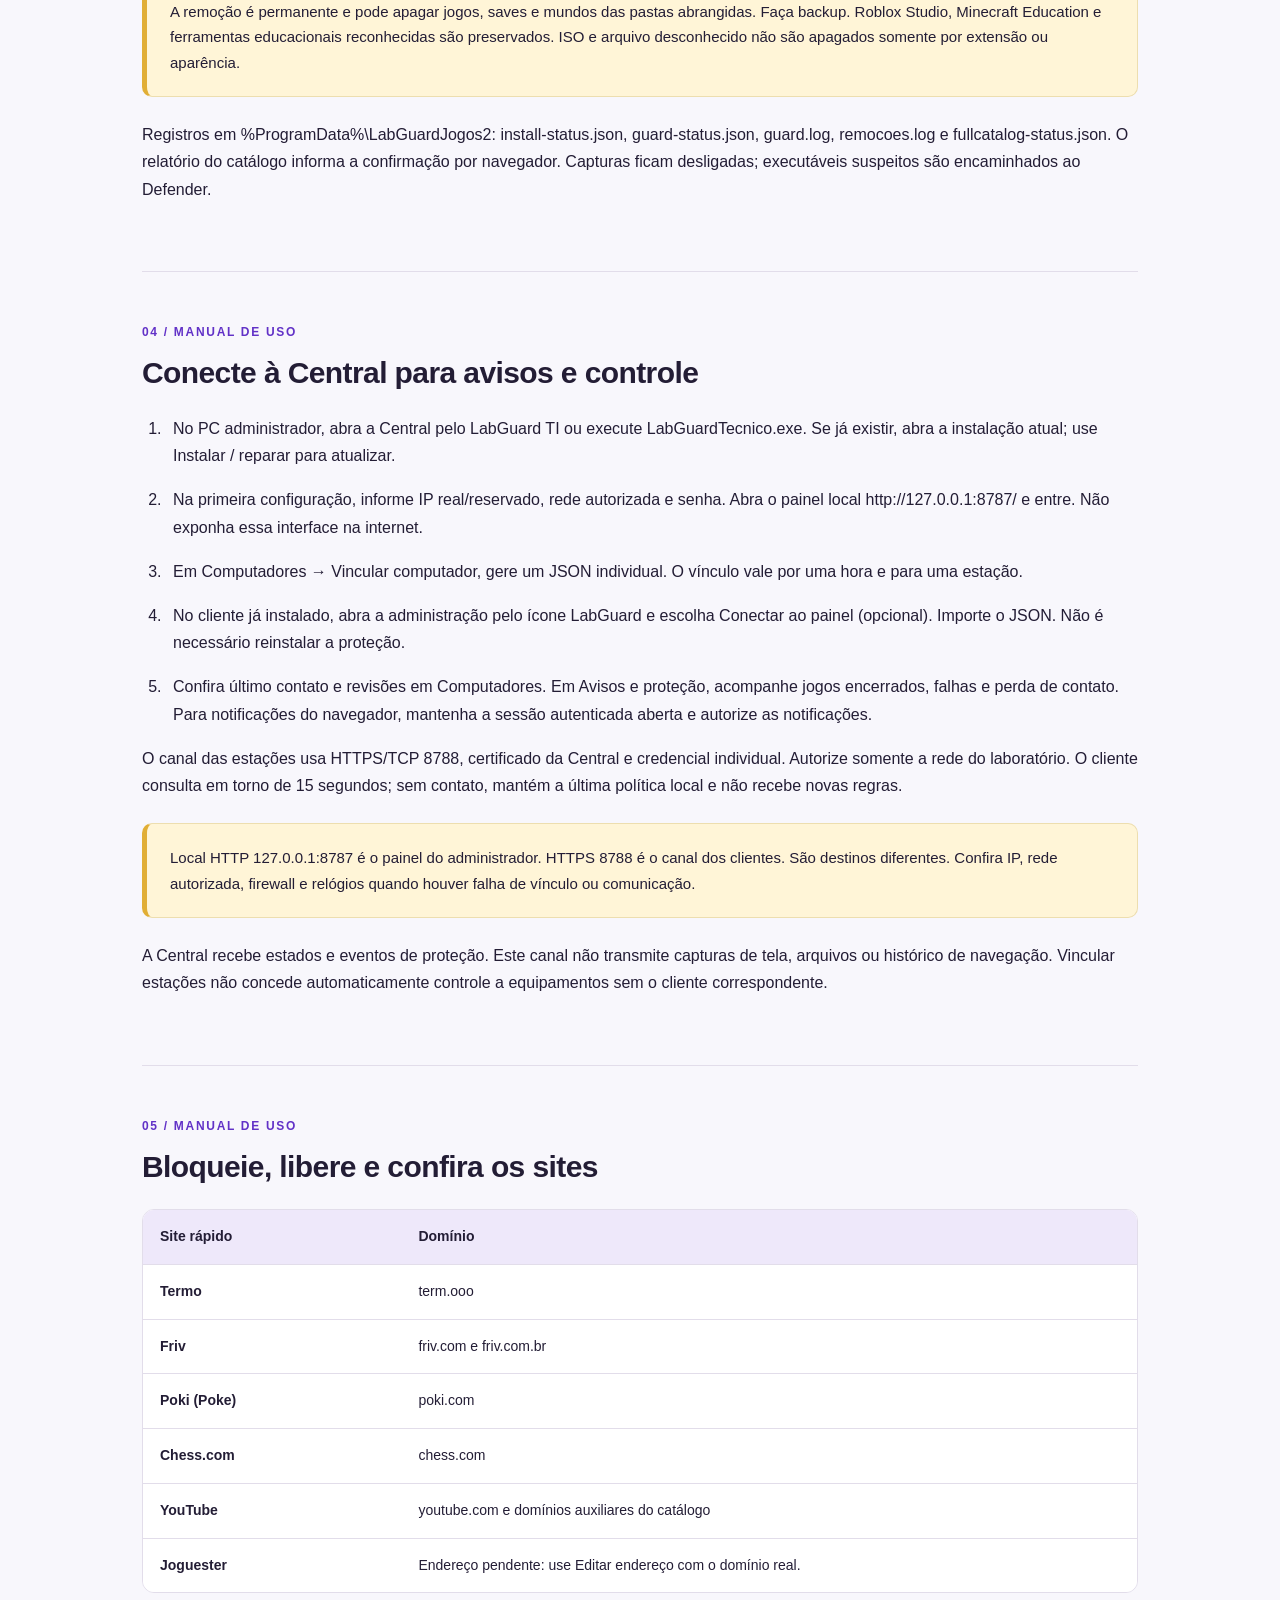
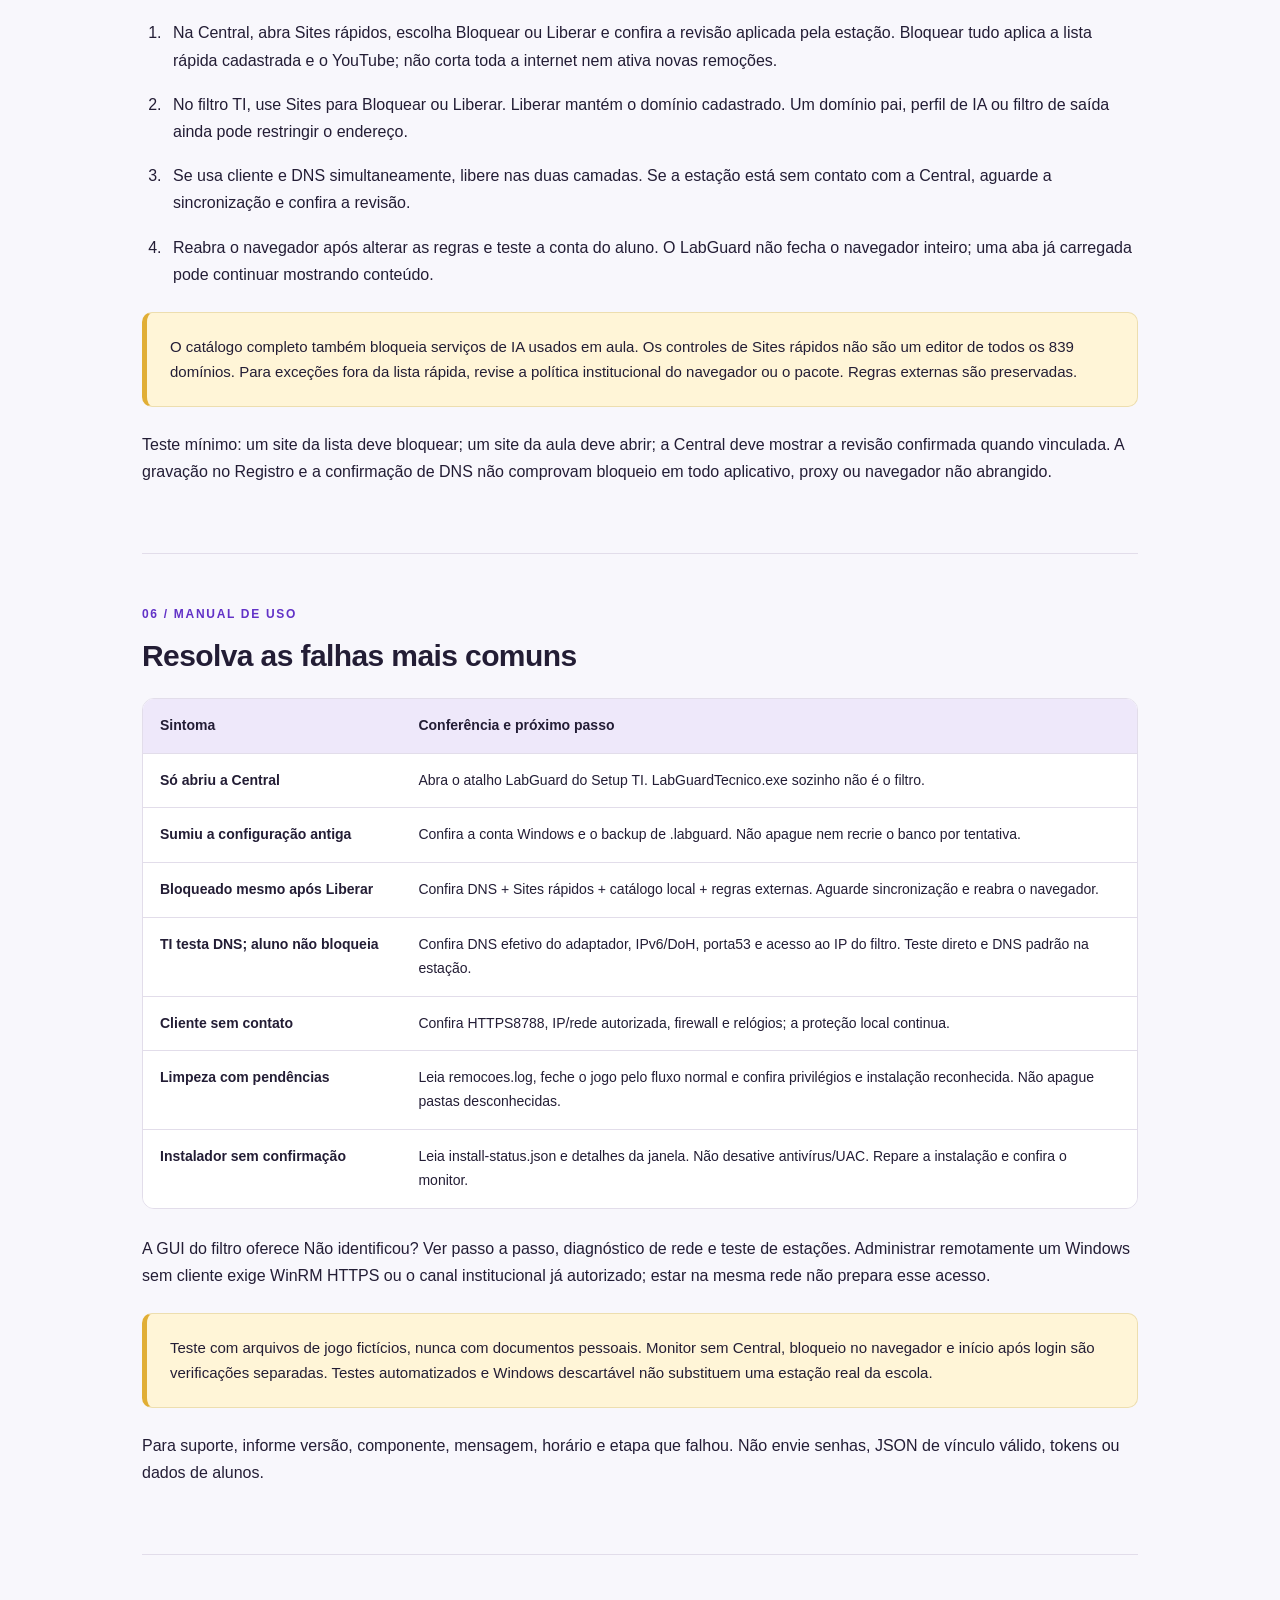
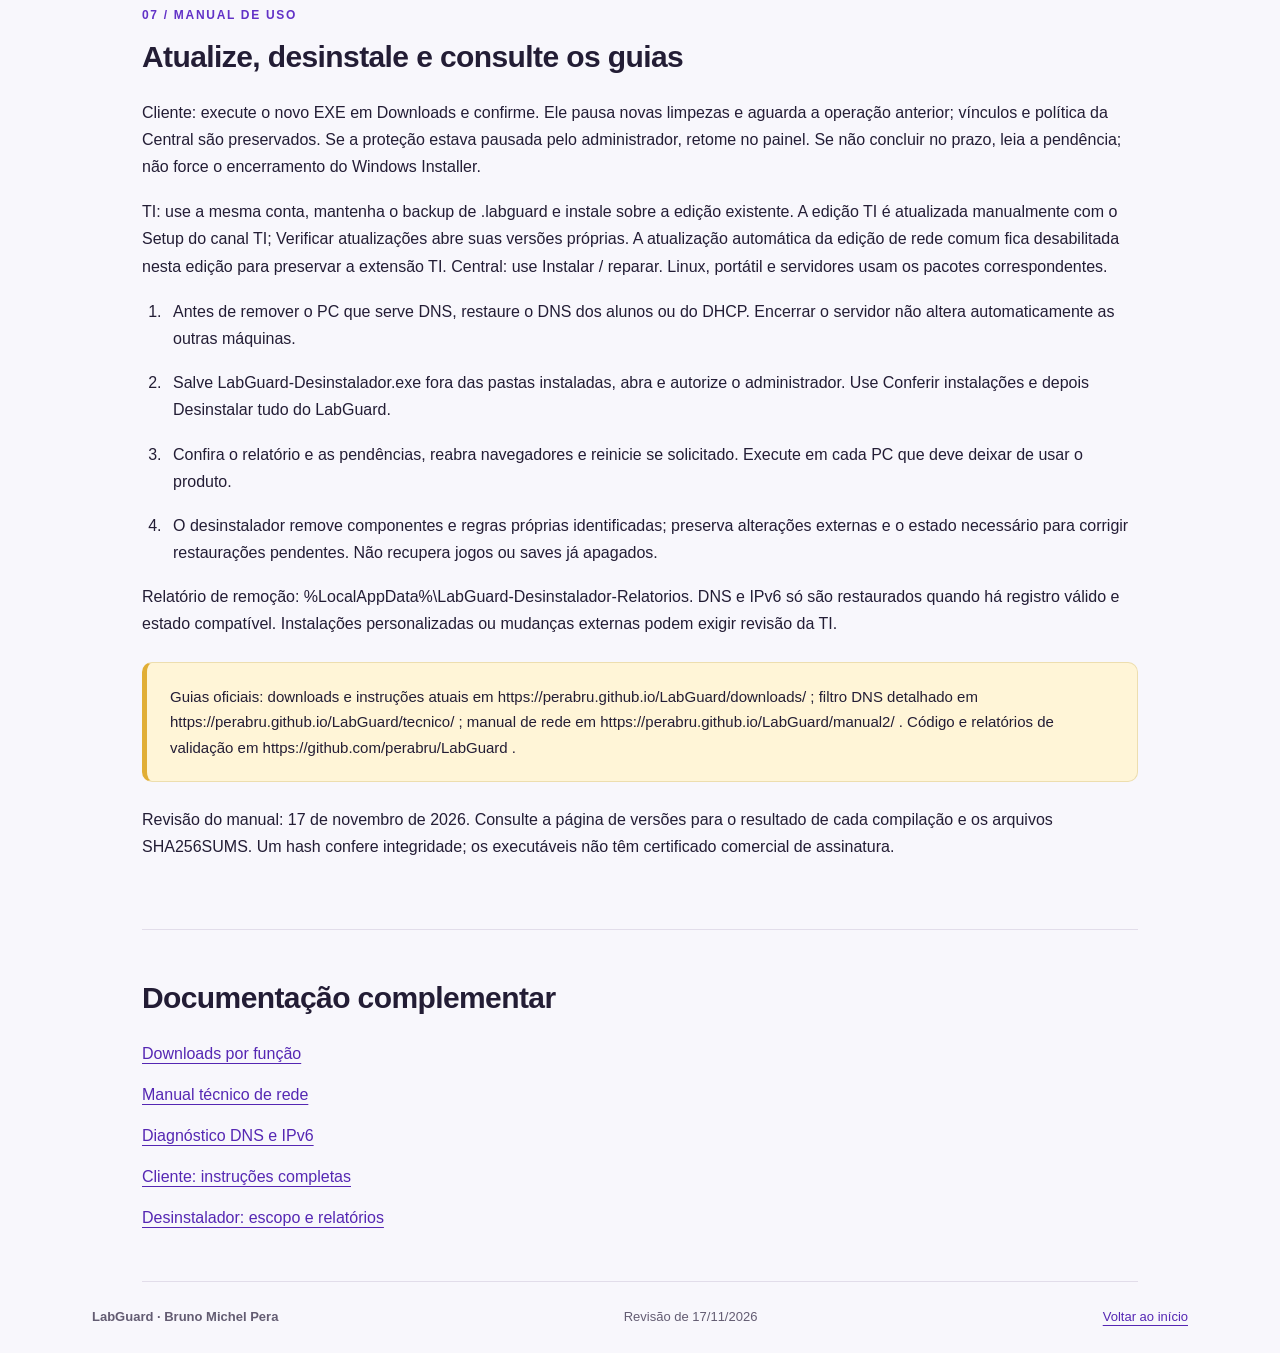
<file: website/manual-atual/index.html>
<!doctype html><html lang="pt-BR"><head><meta charset="utf-8"><meta name="viewport" content="width=device-width,initial-scale=1"><meta http-equiv="Content-Security-Policy" content="default-src 'none'; style-src 'self'; img-src 'self'; base-uri 'none'; object-src 'none'; form-action 'none'"><meta name="theme-color" content="#6232c7"><meta name="description" content="Manual atual do LabGuard: instalar TI, cliente e Central, bloquear e liberar sites, conferir a proteção, atualizar e recuperar."><title>LabGuard | Manual atual de instalação e uso</title><link rel="icon" href="../assets/favicon.svg" type="image/svg+xml"><link rel="stylesheet" href="manual.css"></head><body><a class="skip" href="#conteudo">Ir para o manual</a><header><a class="brand" href="../">LabGuard</a><nav aria-label="Navegação principal"><a href="../downloads/">Downloads</a><a href="Manual_LabGuard_Atual.pdf" download>Baixar PDF</a><a href="../tecnico/">Guia DNS detalhado</a></nav></header><main id="conteudo"><div class="intro"><p class="eyebrow">MANUAL ATUALIZADO / 17 NOV 2026</p><h1>Instale. Confira.<br><span>Administre com clareza.</span></h1><p class="lead">TI 2.4.6 · Cliente Automático 2.5.1 · Central 1.2.1 · Desinstalador 1.0.1</p><p>Um guia para escolher o programa, ativar a proteção e resolver as falhas mais comuns.</p></div><nav class="toc" aria-label="Capítulos do manual"><a href="#arquivos">01 Escolha o arquivo certo</a><a href="#ti">02 Instale ou atualize o filtro da TI</a><a href="#alunos">03 Ative o Cliente Automático em cada aluno</a><a href="#central">04 Conecte à Central para avisos e controle</a><a href="#sites">05 Bloqueie, libere e confira os sites</a><a href="#diagnostico">06 Resolva as falhas mais comuns</a><a href="#recuperacao">07 Atualize, desinstale e consulte os guias</a></nav><section id="arquivos"><p class="eyebrow">01 / MANUAL DE USO</p><h2>Escolha o arquivo certo</h2><p>Este manual reúne o filtro de rede da TI, o Cliente Automático e a Central opcional. Cada programa tem uma função. Comece por uma estação e confirme o resultado na conta padrão do aluno antes de distribuir.</p><div class="table-wrap"><table><thead><tr><th scope="col">Arquivo</th><th scope="col">Onde executar</th><th scope="col">Função</th></tr></thead><tbody><tr><td>LabGuard-TI-Setup.exe</td><td>PC da TI</td><td>Filtro DNS completo, bancos, mapas, relatórios e acesso à Central.</td></tr><tr><td>LabGuard-Jogos.exe</td><td>Cada PC dos alunos</td><td>Proteção local automática: jogos reconhecidos e políticas dos navegadores.</td></tr><tr><td>LabGuardTecnico.exe</td><td>PC administrador</td><td>Central opcional: vínculos, avisos, políticas e Sites rápidos. Não é o filtro DNS.</td></tr><tr><td>LabGuard-TI-Portable.zip</td><td>PC da TI</td><td>Filtro em pasta: extraia tudo e abra LabGuard.exe.</td></tr><tr><td>LabGuard-Desinstalador.exe</td><td>PC a retirar do sistema</td><td>Remove componentes identificados e informa pendências. Não serve para atualizar.</td></tr></tbody></table></div><p>Downloads oficiais: https://perabru.github.io/LabGuard/downloads/ . O ZIP das estações contém Cliente + Central + guia; não inclui o filtro TI completo. Código-fonte não é instalador.</p><aside>Requisitos do cliente: Windows 10/11 x64, .NET Framework 4.8 e Windows PowerShell 5.1. A instalação solicita administrador; o aluno deve usar uma conta padrão. Linux e servidores têm pacotes próprios da edição de rede.</aside><p>O filtro e a Central podem funcionar no mesmo PC. Não é necessário instalar uma nova Central apenas para ativar o cliente local. Publicar ou baixar um arquivo não atualiza remotamente as estações.</p></section><section id="ti"><p class="eyebrow">02 / MANUAL DE USO</p><h2>Instale ou atualize o filtro da TI</h2><ol><li>Entre na mesma conta Windows usada para configurar a edição anterior. Copie %USERPROFILE%\.labguard para um local seguro. Não use o desinstalador para atualizar.</li><li>Feche o filtro durante uma janela de manutenção e execute LabGuard-TI-Setup.exe. Fechar o filtro interrompe o DNS que ele fornece até a reabertura.</li><li>Abra o atalho LabGuard. Confira o banco e as preferências anteriores. A opção salva de iniciar o filtro ao abrir o aplicativo continua sendo respeitada.</li><li>Na primeira instalação, use Configurar e escolha a conexão real do laboratório. Reserve o IP deste PC, autorize UDP/TCP 53 para a rede atendida e configure as estações ou o DHCP para usar esse DNS.</li><li>Confira Filtro ligado neste PC. No aluno, teste um domínio bloqueado e um site permitido. Um teste local na TI não confirma a configuração do DNS de todos os alunos.</li></ol><p>A aba Clientes e avisos acrescenta Abrir Central existente, Instalar / reparar Central, Conferir conexão e Bloquear lista rápida no DNS. A lista rápida é acrescentada sem apagar regras anteriores; os bancos DNS e Central continuam separados.</p><aside>Mantenha o PC da TI e o filtro ligados enquanto forem o DNS das estações. Restaure o DNS anterior nos alunos ou no DHCP antes de parar definitivamente. Falha na Central não deve desligar o filtro.</aside><p>Vivo + switch Mercusys simples: o DNS pode funcionar sem MikroTik e sem trocar cabos, desde que as estações usem o filtro. Um switch não gerenciável não oferece bloqueio por IP/MAC. DNS local não inspeciona conteúdo HTTPS nem garante bloquear VPN, proxy, DoH ou DNS alternativo.</p></section><section id="alunos"><p class="eyebrow">03 / MANUAL DE USO</p><h2>Ative o Cliente Automático em cada aluno</h2><ol><li>Salve LabGuard-Jogos.exe em Downloads. Se baixou o ZIP, extraia antes de executar.</li><li>Abra o EXE, autorize o UAC e confirme a ativação. A proteção local começa sem IP, arquivo de vínculo ou Python instalado.</li><li>Aguarde Proteção local confirmada. Se aparecerem pendências, leia os detalhes e os registros antes de sair. Não trate confirmação parcial como sucesso completo.</li><li>Feche a janela. As tarefas permanecem configuradas para o início do Windows; o painel não precisa ficar aberto. Um ícone identificado permanece na bandeja.</li><li>Reabra Chrome, Edge ou Firefox na conta padrão do aluno. Teste bloqueio e navegação permitida e confira o monitor em Opções avançadas.</li></ol><div class="table-wrap"><table><thead><tr><th scope="col">Rotina</th><th scope="col">O que faz</th></tr></thead><tbody><tr><td>Monitor</td><td>Fecha processos de jogos reconhecidos; intervalo nominal de 2 segundos.</td></tr><tr><td>Limpeza</td><td>Primeira solicitação na ativação e repetição a cada 5 minutos, sem sobrepor operações.</td></tr><tr><td>Catálogo</td><td>839 domínios de jogos, apostas, adultos e IA; Sites rápidos e YouTube são controlados separadamente.</td></tr><tr><td>Reconhecimento</td><td>Launchers e instalações conhecidas de Steam, Roblox, Minecraft, Epic, emuladores e jogos Windows/Xbox; não há reconhecimento universal.</td></tr></tbody></table></div><aside>A remoção é permanente e pode apagar jogos, saves e mundos das pastas abrangidas. Faça backup. Roblox Studio, Minecraft Education e ferramentas educacionais reconhecidas são preservados. ISO e arquivo desconhecido não são apagados somente por extensão ou aparência.</aside><p>Registros em %ProgramData%\LabGuardJogos2: install-status.json, guard-status.json, guard.log, remocoes.log e fullcatalog-status.json. O relatório do catálogo informa a confirmação por navegador. Capturas ficam desligadas; executáveis suspeitos são encaminhados ao Defender.</p></section><section id="central"><p class="eyebrow">04 / MANUAL DE USO</p><h2>Conecte à Central para avisos e controle</h2><ol><li>No PC administrador, abra a Central pelo LabGuard TI ou execute LabGuardTecnico.exe. Se já existir, abra a instalação atual; use Instalar / reparar para atualizar.</li><li>Na primeira configuração, informe IP real/reservado, rede autorizada e senha. Abra o painel local http://127.0.0.1:8787/ e entre. Não exponha essa interface na internet.</li><li>Em Computadores &rarr; Vincular computador, gere um JSON individual. O vínculo vale por uma hora e para uma estação.</li><li>No cliente já instalado, abra a administração pelo ícone LabGuard e escolha Conectar ao painel (opcional). Importe o JSON. Não é necessário reinstalar a proteção.</li><li>Confira último contato e revisões em Computadores. Em Avisos e proteção, acompanhe jogos encerrados, falhas e perda de contato. Para notificações do navegador, mantenha a sessão autenticada aberta e autorize as notificações.</li></ol><p>O canal das estações usa HTTPS/TCP 8788, certificado da Central e credencial individual. Autorize somente a rede do laboratório. O cliente consulta em torno de 15 segundos; sem contato, mantém a última política local e não recebe novas regras.</p><aside>Local HTTP 127.0.0.1:8787 é o painel do administrador. HTTPS 8788 é o canal dos clientes. São destinos diferentes. Confira IP, rede autorizada, firewall e relógios quando houver falha de vínculo ou comunicação.</aside><p>A Central recebe estados e eventos de proteção. Este canal não transmite capturas de tela, arquivos ou histórico de navegação. Vincular estações não concede automaticamente controle a equipamentos sem o cliente correspondente.</p></section><section id="sites"><p class="eyebrow">05 / MANUAL DE USO</p><h2>Bloqueie, libere e confira os sites</h2><div class="table-wrap"><table><thead><tr><th scope="col">Site rápido</th><th scope="col">Domínio</th></tr></thead><tbody><tr><td>Termo</td><td>term.ooo</td></tr><tr><td>Friv</td><td>friv.com e friv.com.br</td></tr><tr><td>Poki (Poke)</td><td>poki.com</td></tr><tr><td>Chess.com</td><td>chess.com</td></tr><tr><td>YouTube</td><td>youtube.com e domínios auxiliares do catálogo</td></tr><tr><td>Joguester</td><td>Endereço pendente: use Editar endereço com o domínio real.</td></tr></tbody></table></div><ol><li>Na Central, abra Sites rápidos, escolha Bloquear ou Liberar e confira a revisão aplicada pela estação. Bloquear tudo aplica a lista rápida cadastrada e o YouTube; não corta toda a internet nem ativa novas remoções.</li><li>No filtro TI, use Sites para Bloquear ou Liberar. Liberar mantém o domínio cadastrado. Um domínio pai, perfil de IA ou filtro de saída ainda pode restringir o endereço.</li><li>Se usa cliente e DNS simultaneamente, libere nas duas camadas. Se a estação está sem contato com a Central, aguarde a sincronização e confira a revisão.</li><li>Reabra o navegador após alterar as regras e teste a conta do aluno. O LabGuard não fecha o navegador inteiro; uma aba já carregada pode continuar mostrando conteúdo.</li></ol><aside>O catálogo completo também bloqueia serviços de IA usados em aula. Os controles de Sites rápidos não são um editor de todos os 839 domínios. Para exceções fora da lista rápida, revise a política institucional do navegador ou o pacote. Regras externas são preservadas.</aside><p>Teste mínimo: um site da lista deve bloquear; um site da aula deve abrir; a Central deve mostrar a revisão confirmada quando vinculada. A gravação no Registro e a confirmação de DNS não comprovam bloqueio em todo aplicativo, proxy ou navegador não abrangido.</p></section><section id="diagnostico"><p class="eyebrow">06 / MANUAL DE USO</p><h2>Resolva as falhas mais comuns</h2><div class="table-wrap"><table><thead><tr><th scope="col">Sintoma</th><th scope="col">Conferência e próximo passo</th></tr></thead><tbody><tr><td>Só abriu a Central</td><td>Abra o atalho LabGuard do Setup TI. LabGuardTecnico.exe sozinho não é o filtro.</td></tr><tr><td>Sumiu a configuração antiga</td><td>Confira a conta Windows e o backup de .labguard. Não apague nem recrie o banco por tentativa.</td></tr><tr><td>Bloqueado mesmo após Liberar</td><td>Confira DNS + Sites rápidos + catálogo local + regras externas. Aguarde sincronização e reabra o navegador.</td></tr><tr><td>TI testa DNS; aluno não bloqueia</td><td>Confira DNS efetivo do adaptador, IPv6/DoH, porta53 e acesso ao IP do filtro. Teste direto e DNS padrão na estação.</td></tr><tr><td>Cliente sem contato</td><td>Confira HTTPS8788, IP/rede autorizada, firewall e relógios; a proteção local continua.</td></tr><tr><td>Limpeza com pendências</td><td>Leia remocoes.log, feche o jogo pelo fluxo normal e confira privilégios e instalação reconhecida. Não apague pastas desconhecidas.</td></tr><tr><td>Instalador sem confirmação</td><td>Leia install-status.json e detalhes da janela. Não desative antivírus/UAC. Repare a instalação e confira o monitor.</td></tr></tbody></table></div><p>A GUI do filtro oferece Não identificou? Ver passo a passo, diagnóstico de rede e teste de estações. Administrar remotamente um Windows sem cliente exige WinRM HTTPS ou o canal institucional já autorizado; estar na mesma rede não prepara esse acesso.</p><aside>Teste com arquivos de jogo fictícios, nunca com documentos pessoais. Monitor sem Central, bloqueio no navegador e início após login são verificações separadas. Testes automatizados e Windows descartável não substituem uma estação real da escola.</aside><p>Para suporte, informe versão, componente, mensagem, horário e etapa que falhou. Não envie senhas, JSON de vínculo válido, tokens ou dados de alunos.</p></section><section id="recuperacao"><p class="eyebrow">07 / MANUAL DE USO</p><h2>Atualize, desinstale e consulte os guias</h2><p>Cliente: execute o novo EXE em Downloads e confirme. Ele pausa novas limpezas e aguarda a operação anterior; vínculos e política da Central são preservados. Se a proteção estava pausada pelo administrador, retome no painel. Se não concluir no prazo, leia a pendência; não force o encerramento do Windows Installer.</p><p>TI: use a mesma conta, mantenha o backup de .labguard e instale sobre a edição existente. A edição TI é atualizada manualmente com o Setup do canal TI; Verificar atualizações abre suas versões próprias. A atualização automática da edição de rede comum fica desabilitada nesta edição para preservar a extensão TI. Central: use Instalar / reparar. Linux, portátil e servidores usam os pacotes correspondentes.</p><ol><li>Antes de remover o PC que serve DNS, restaure o DNS dos alunos ou do DHCP. Encerrar o servidor não altera automaticamente as outras máquinas.</li><li>Salve LabGuard-Desinstalador.exe fora das pastas instaladas, abra e autorize o administrador. Use Conferir instalações e depois Desinstalar tudo do LabGuard.</li><li>Confira o relatório e as pendências, reabra navegadores e reinicie se solicitado. Execute em cada PC que deve deixar de usar o produto.</li><li>O desinstalador remove componentes e regras próprias identificadas; preserva alterações externas e o estado necessário para corrigir restaurações pendentes. Não recupera jogos ou saves já apagados.</li></ol><p>Relatório de remoção: %LocalAppData%\LabGuard-Desinstalador-Relatorios. DNS e IPv6 só são restaurados quando há registro válido e estado compatível. Instalações personalizadas ou mudanças externas podem exigir revisão da TI.</p><aside>Guias oficiais: downloads e instruções atuais em https://perabru.github.io/LabGuard/downloads/ ; filtro DNS detalhado em https://perabru.github.io/LabGuard/tecnico/ ; manual de rede em https://perabru.github.io/LabGuard/manual2/ . Código e relatórios de validação em https://github.com/perabru/LabGuard .</aside><p>Revisão do manual: 17 de novembro de 2026. Consulte a página de versões para o resultado de cada compilação e os arquivos SHA256SUMS. Um hash confere integridade; os executáveis não têm certificado comercial de assinatura.</p></section><section class="guides"><h2>Documentação complementar</h2><a href="../downloads/">Downloads por função</a><a href="../manual2/">Manual técnico de rede</a><a href="../tecnico/dns-ipv6.html">Diagnóstico DNS e IPv6</a><a href="https://github.com/perabru/LabGuard/blob/main/automatic/README.md">Cliente: instruções completas</a><a href="https://github.com/perabru/LabGuard/blob/main/uninstaller/README.md">Desinstalador: escopo e relatórios</a></section></main><footer><strong>LabGuard · Bruno Michel Pera</strong><span>Revisão de 17/11/2026</span><a href="#conteudo">Voltar ao início</a></footer></body></html>
</file>
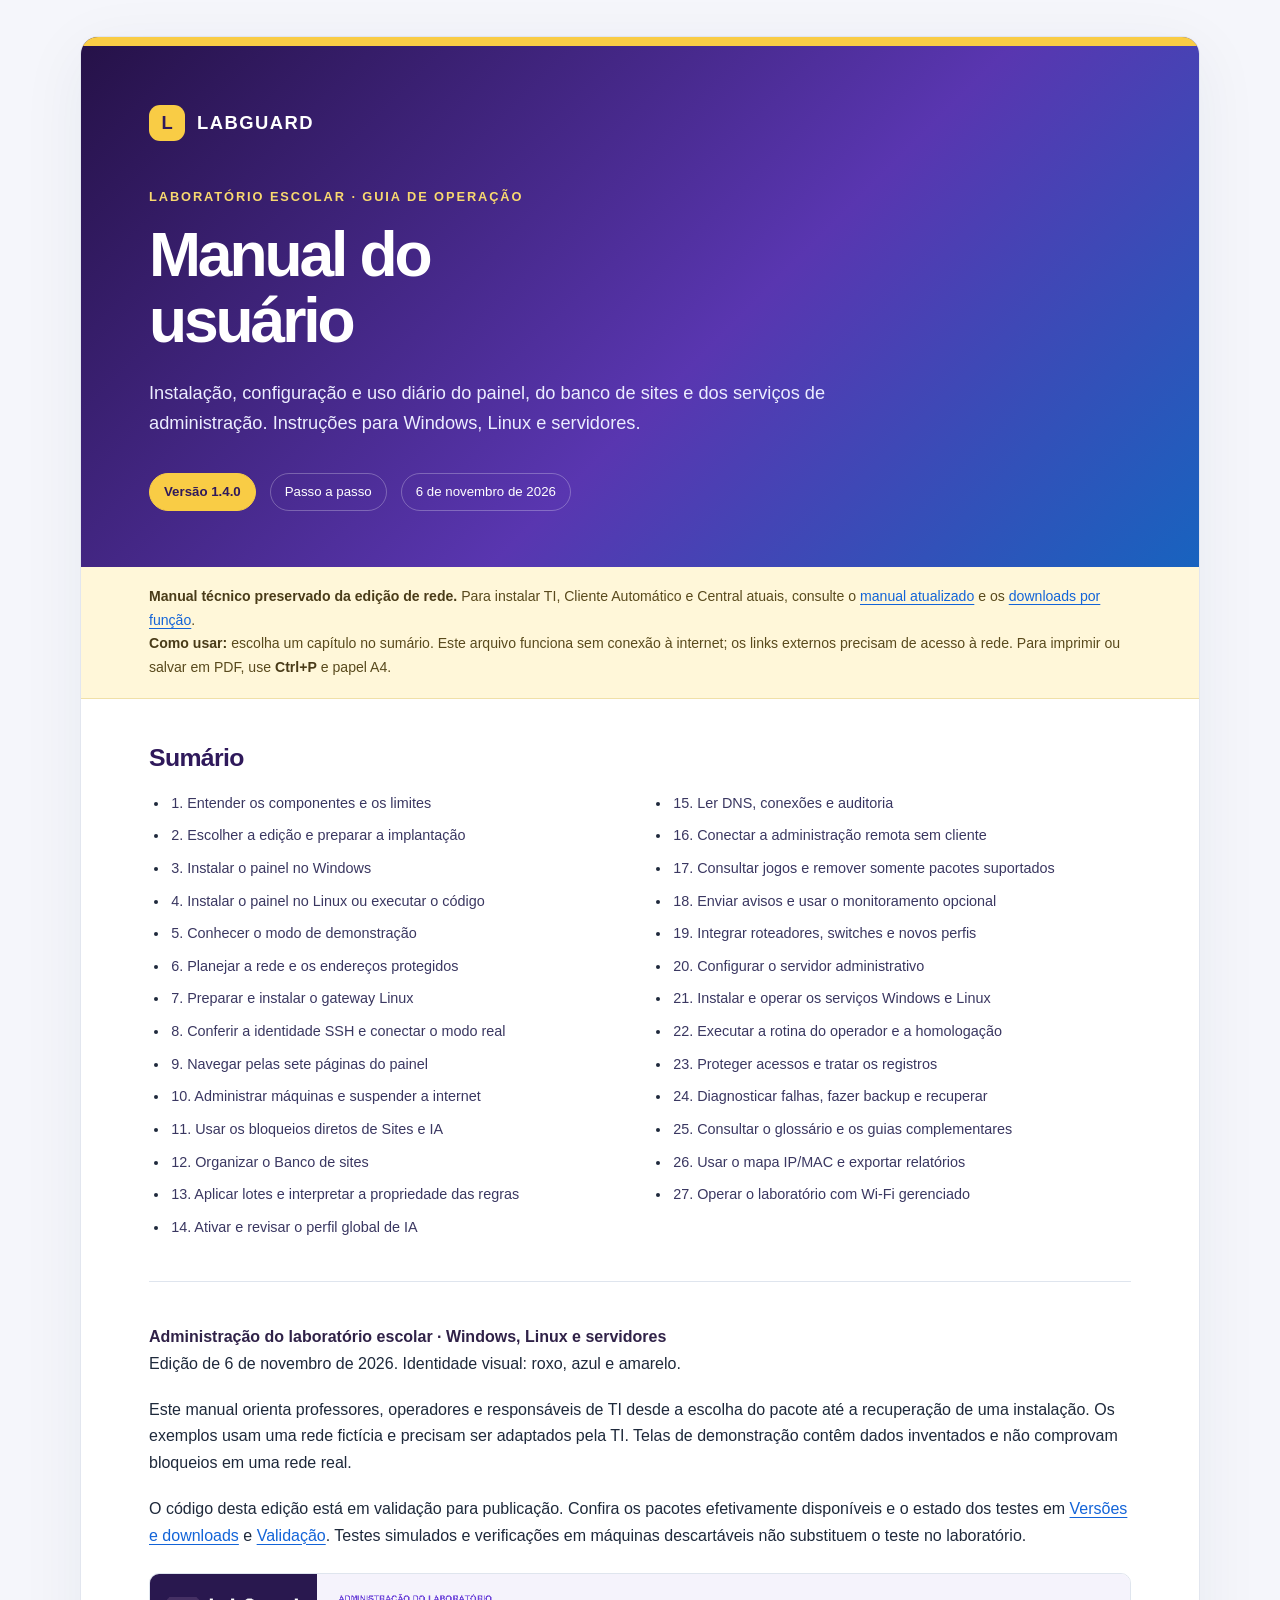
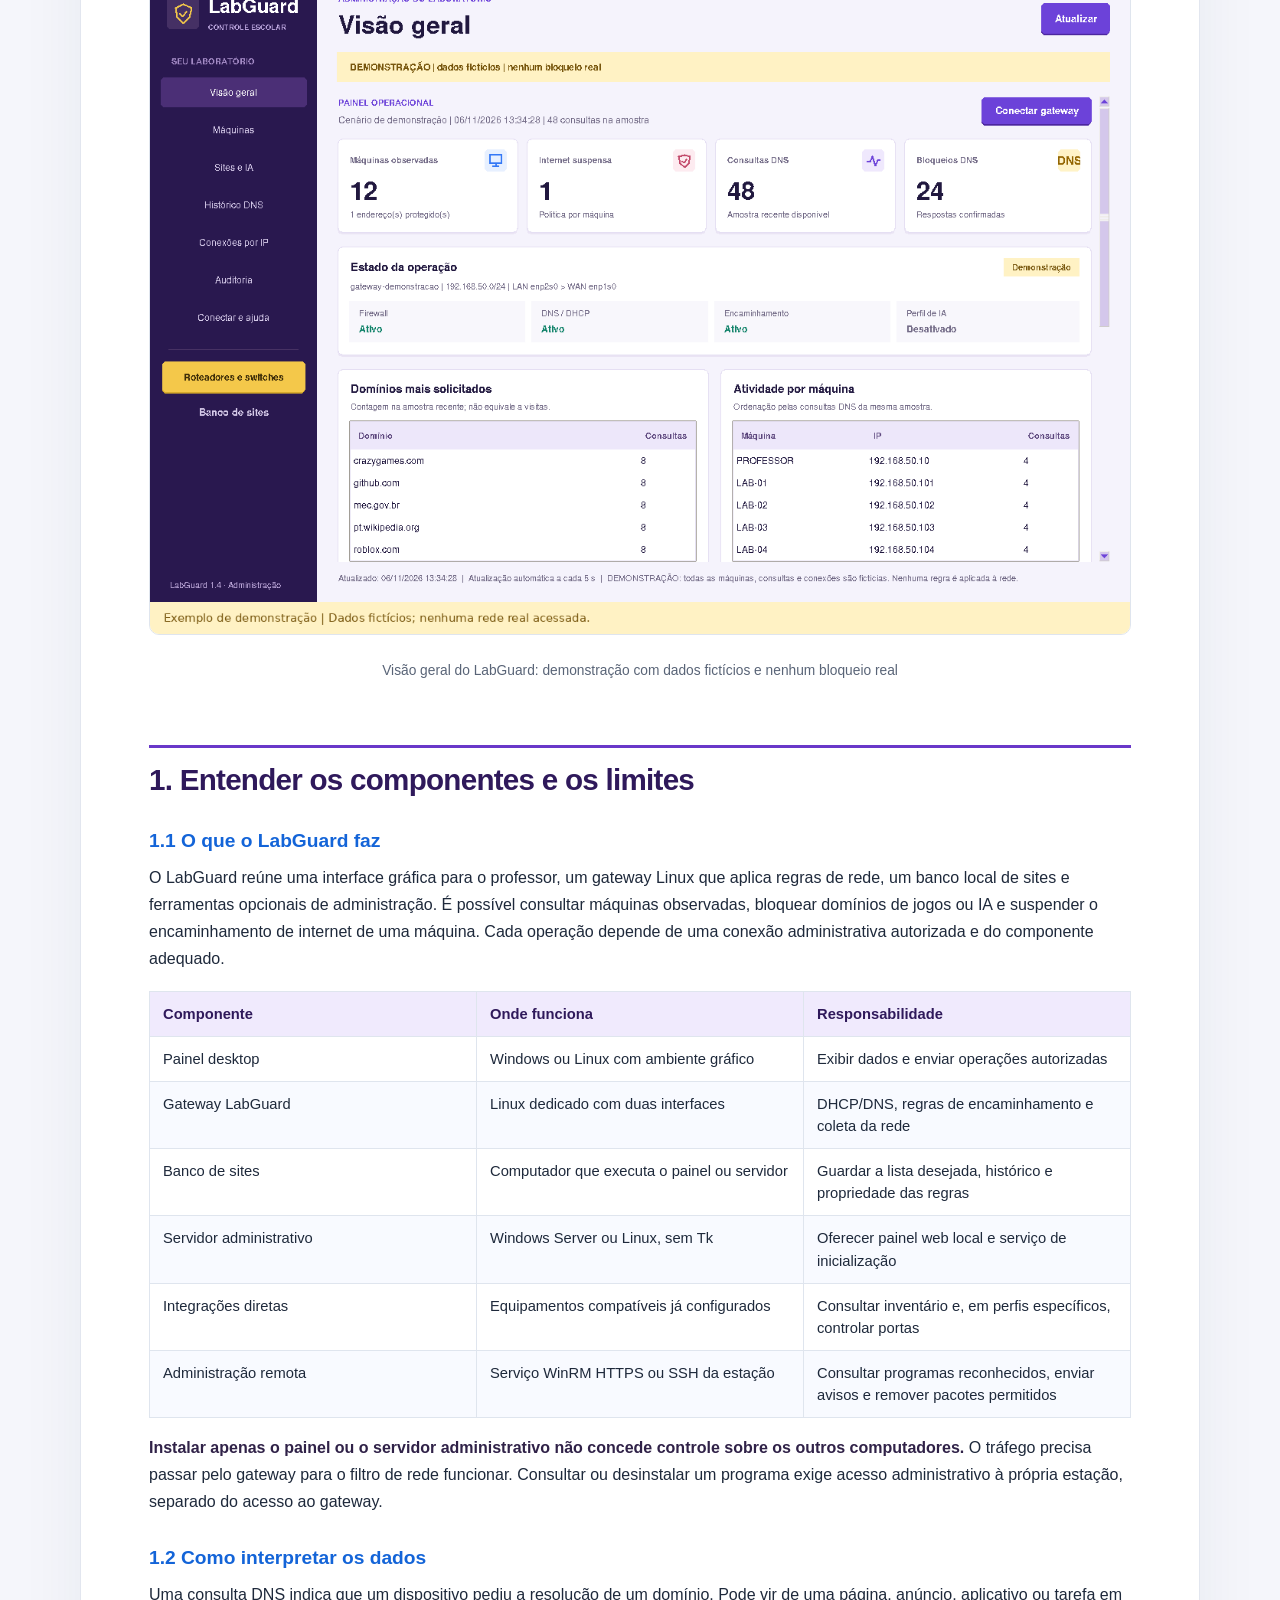
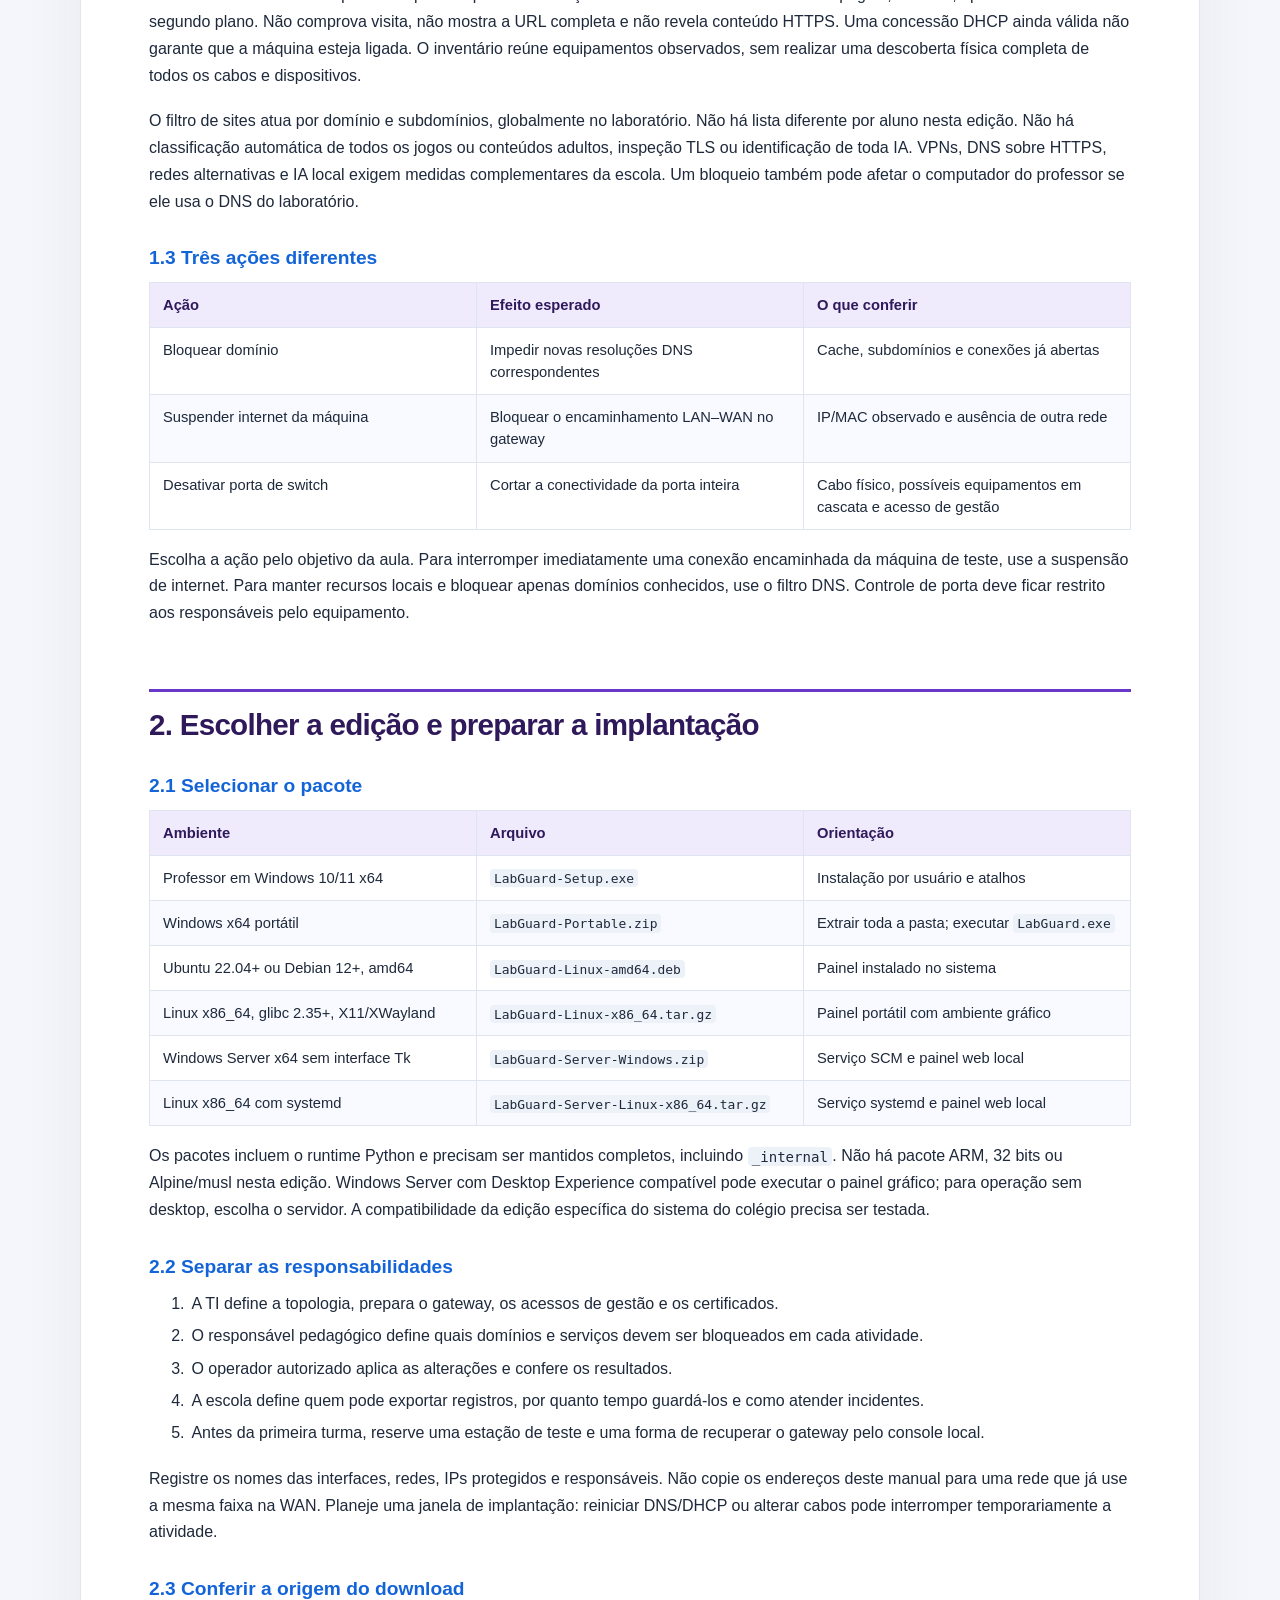
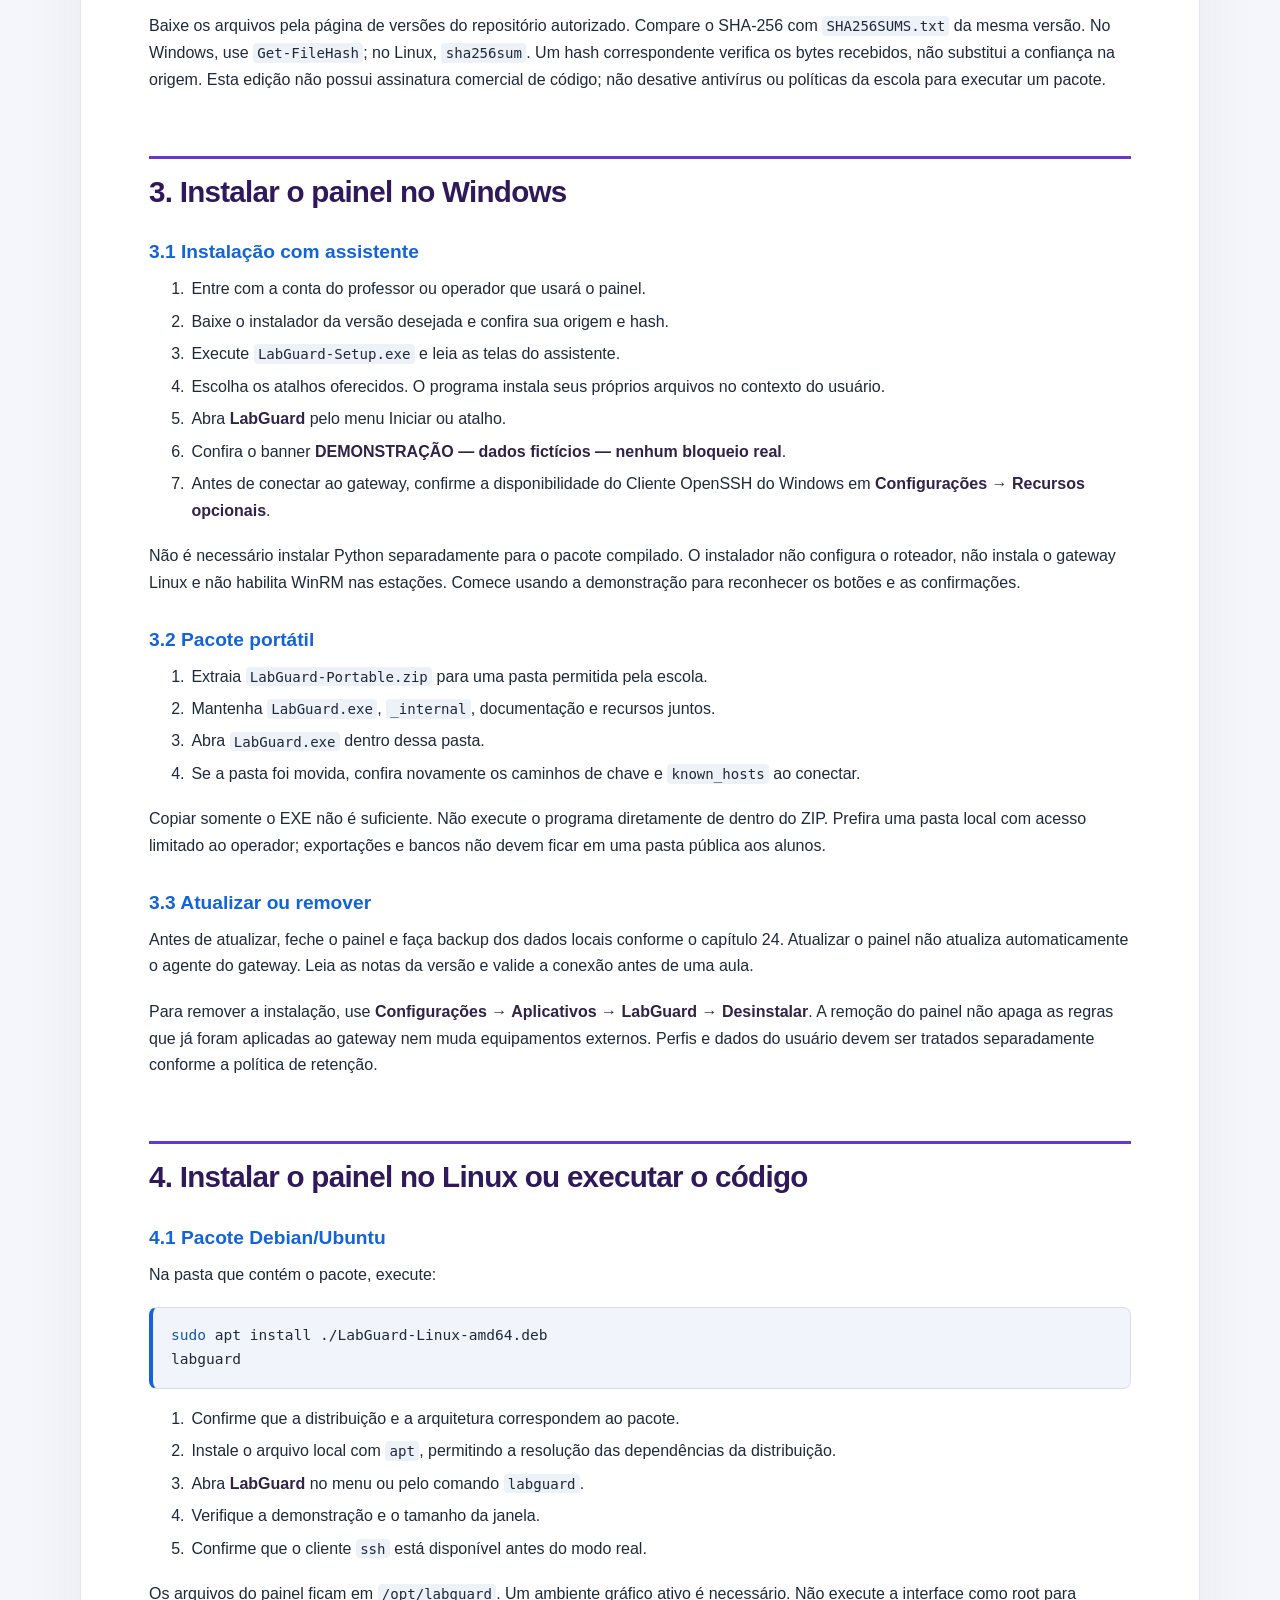
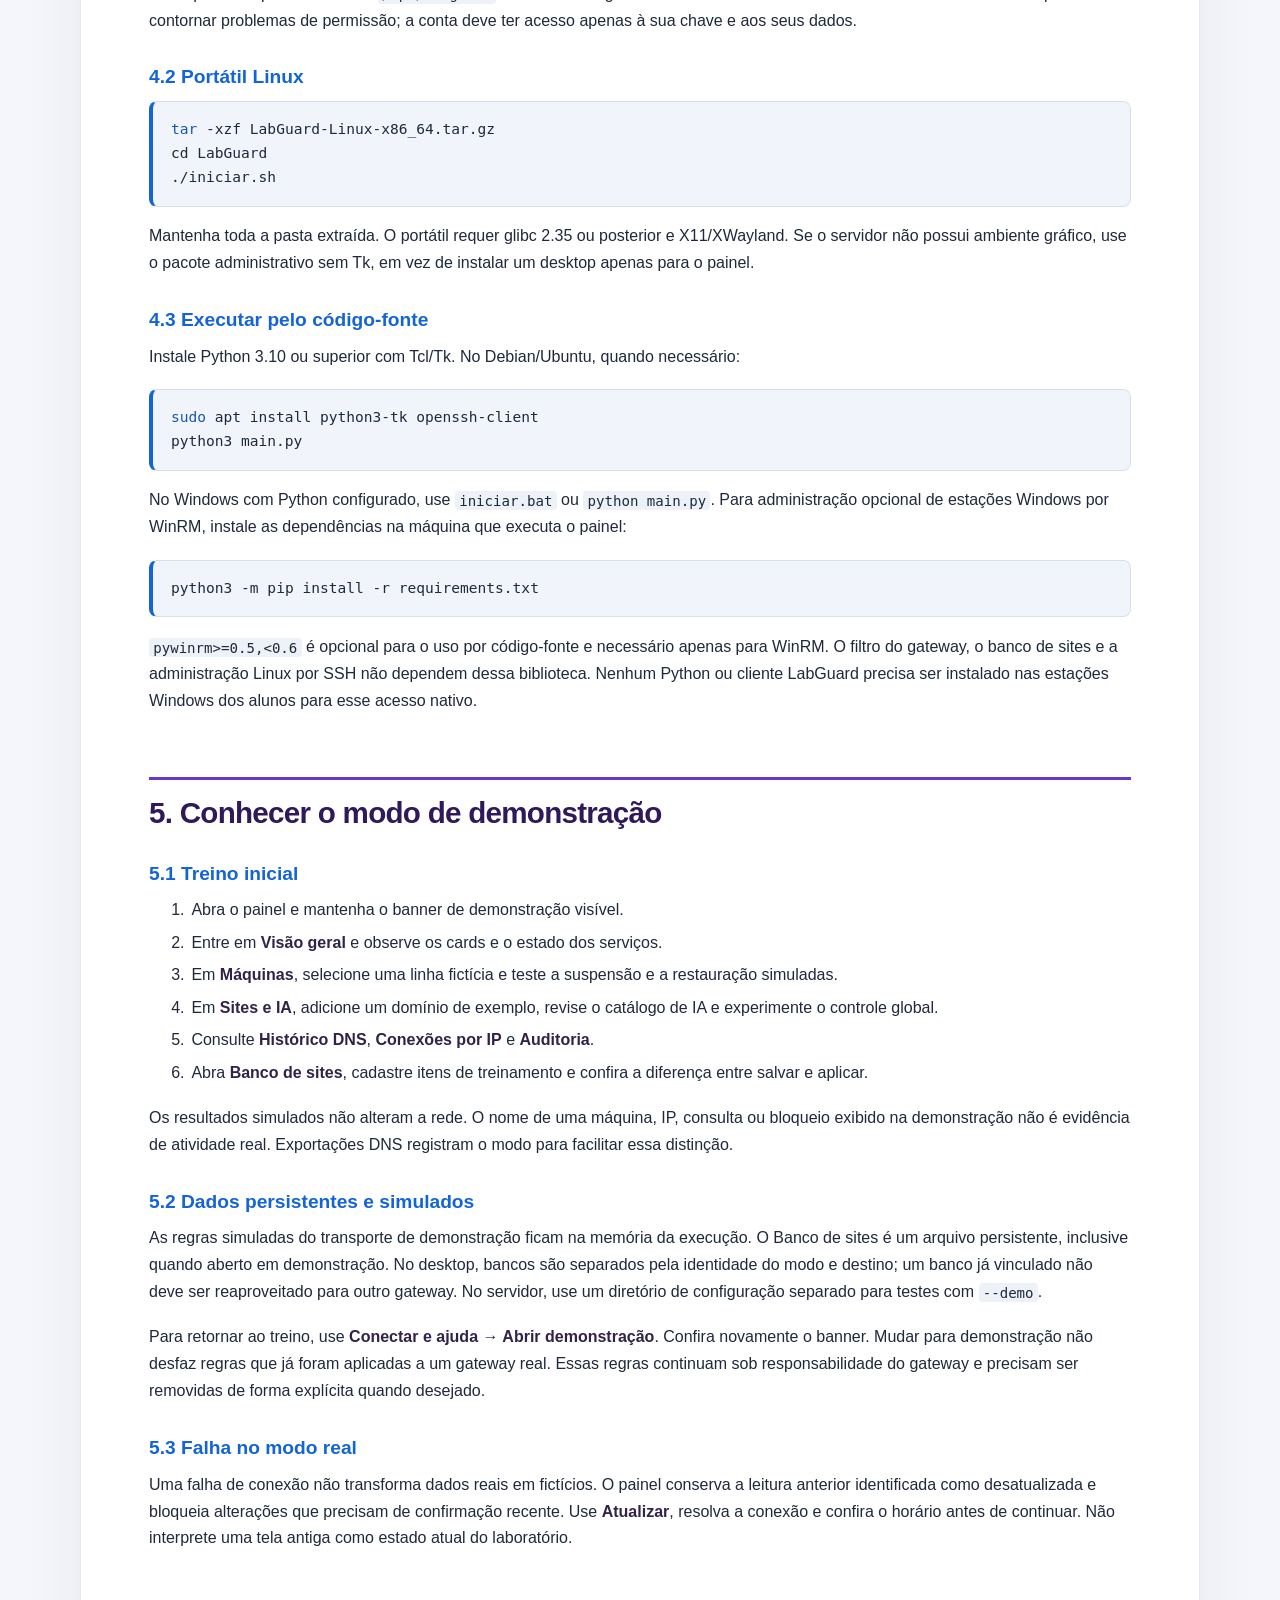
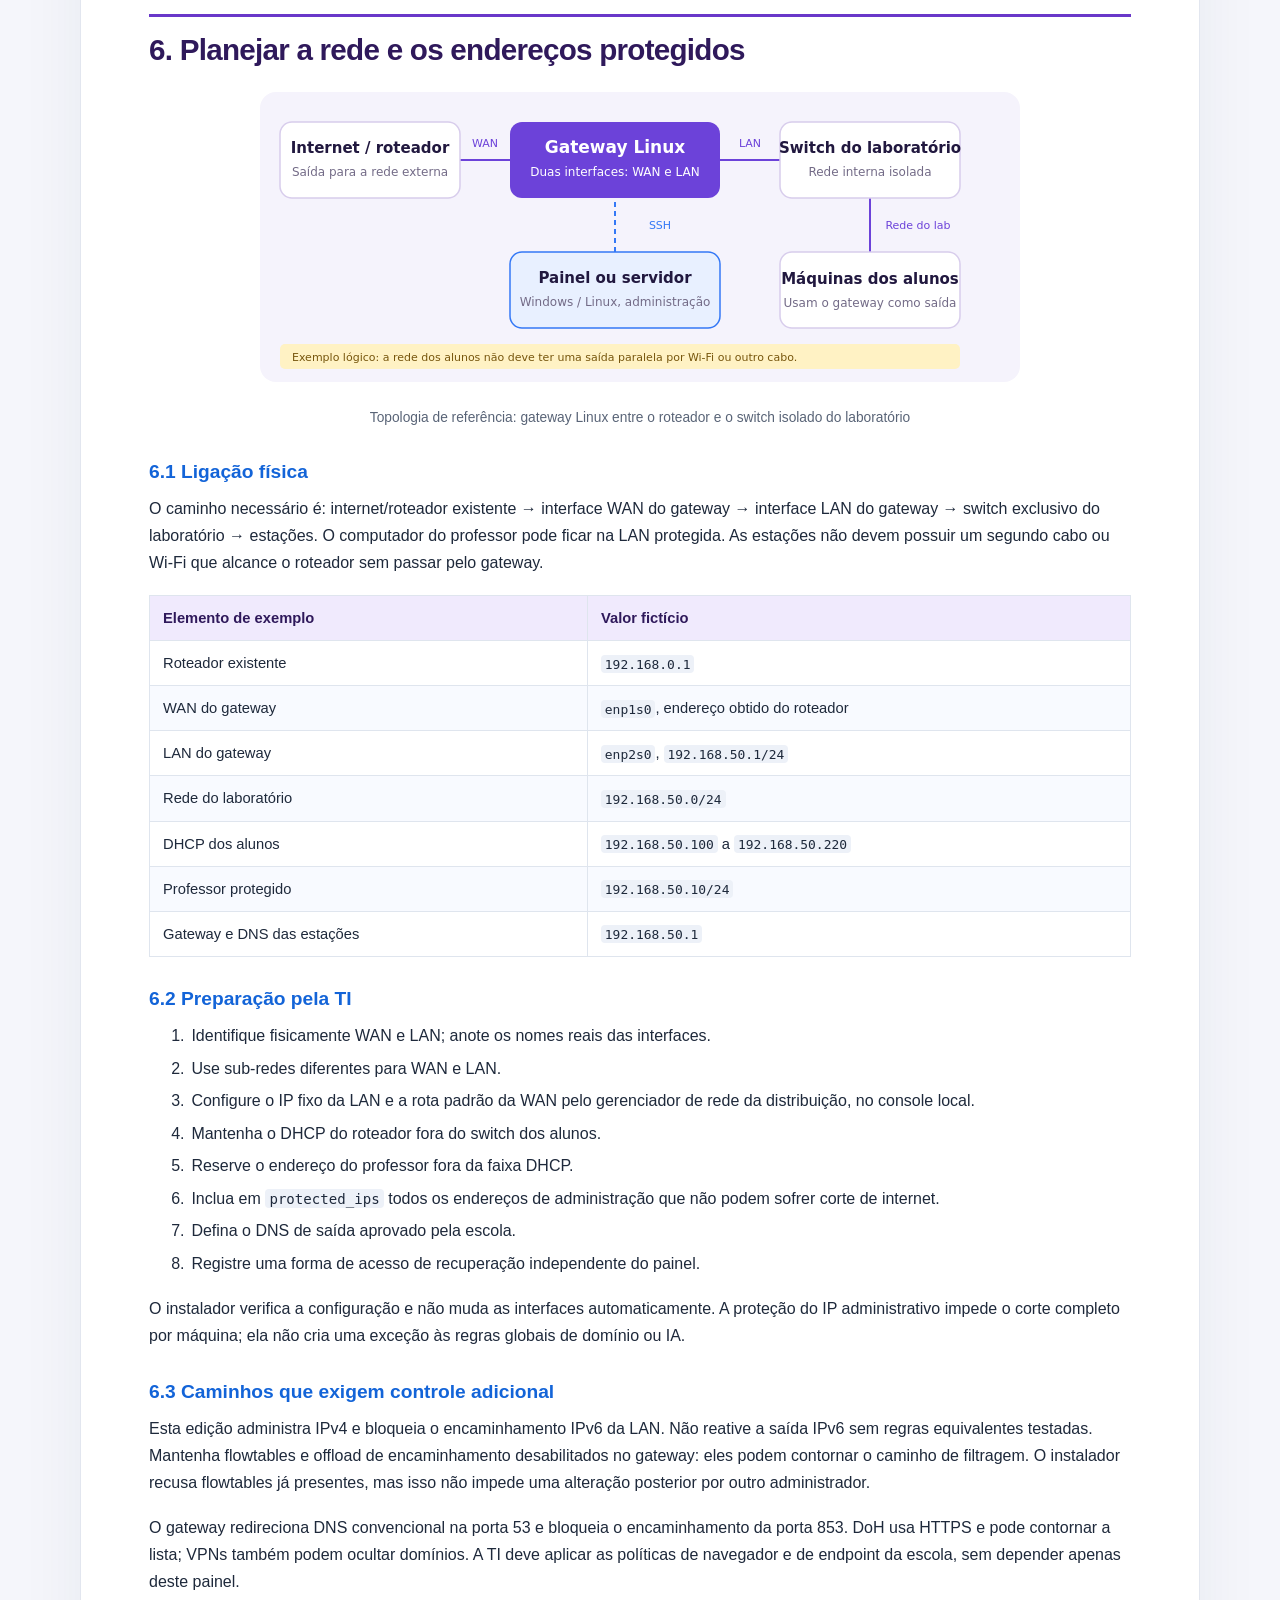
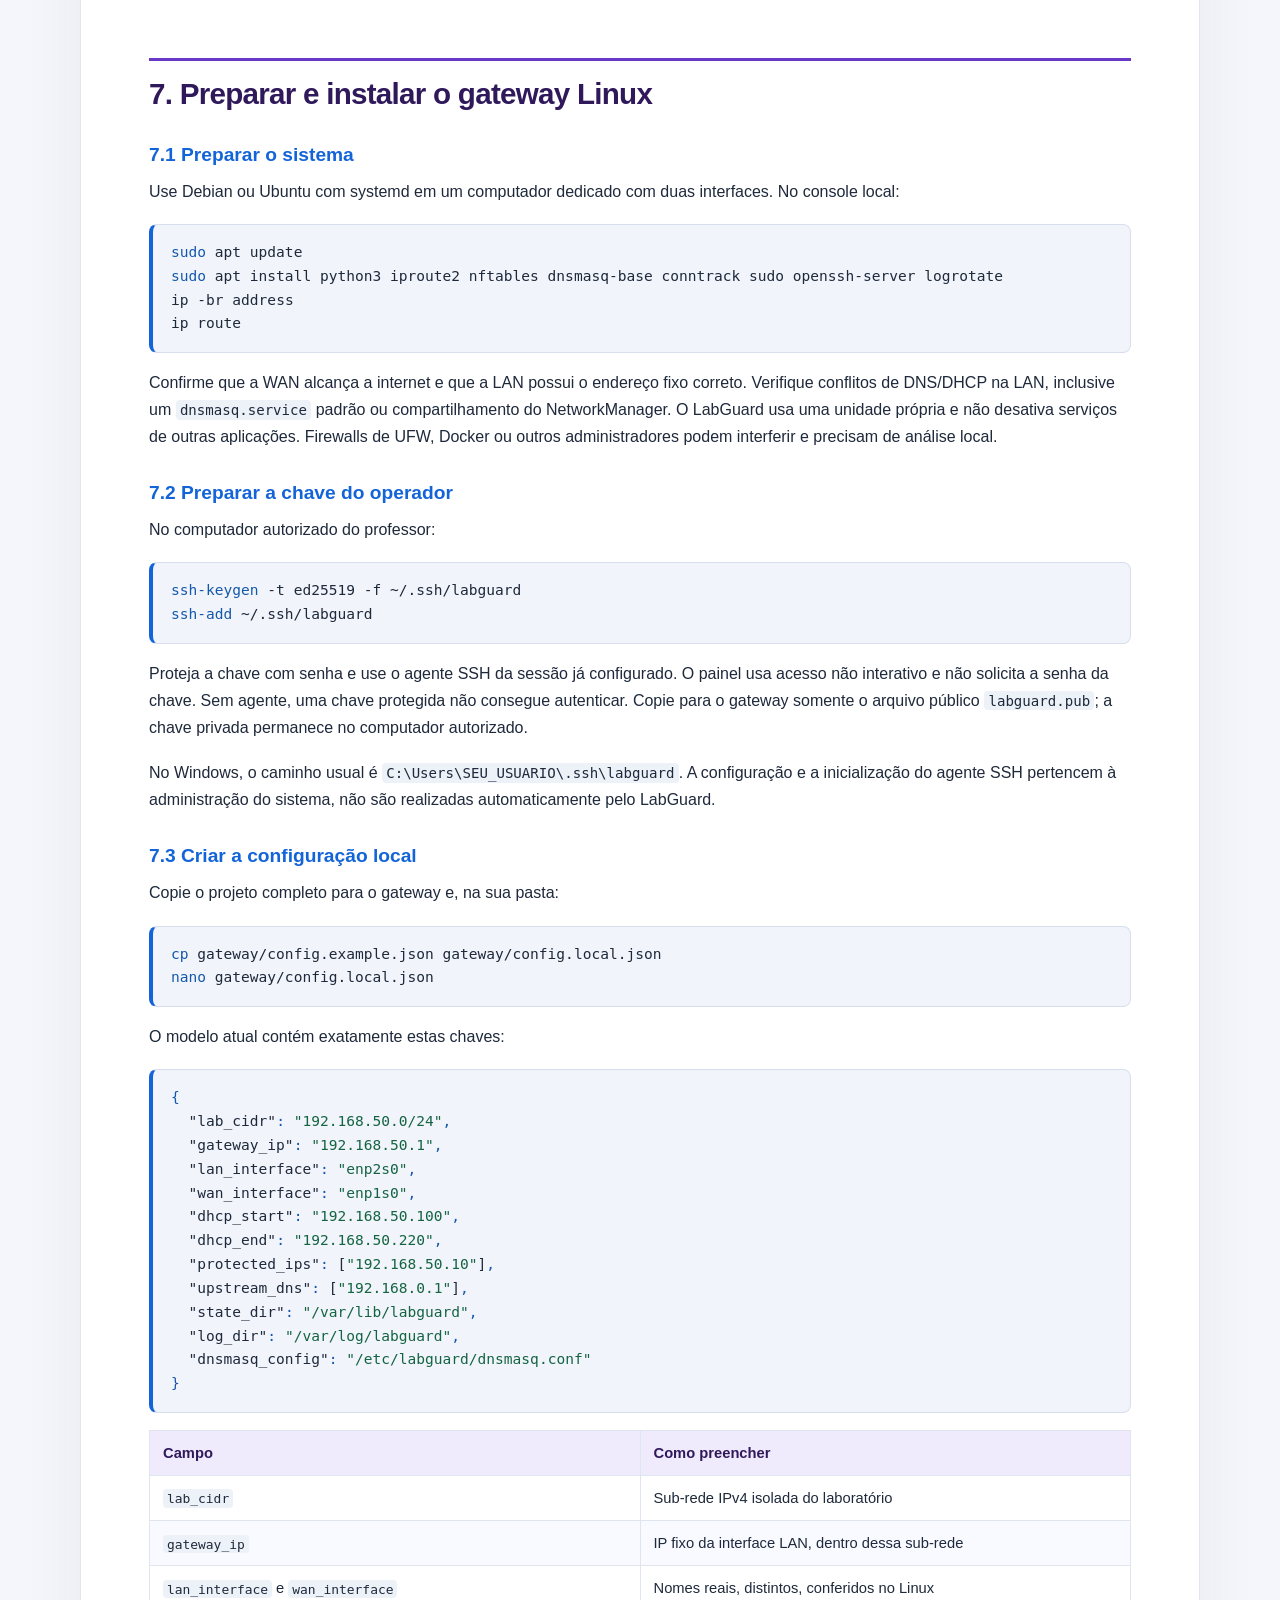
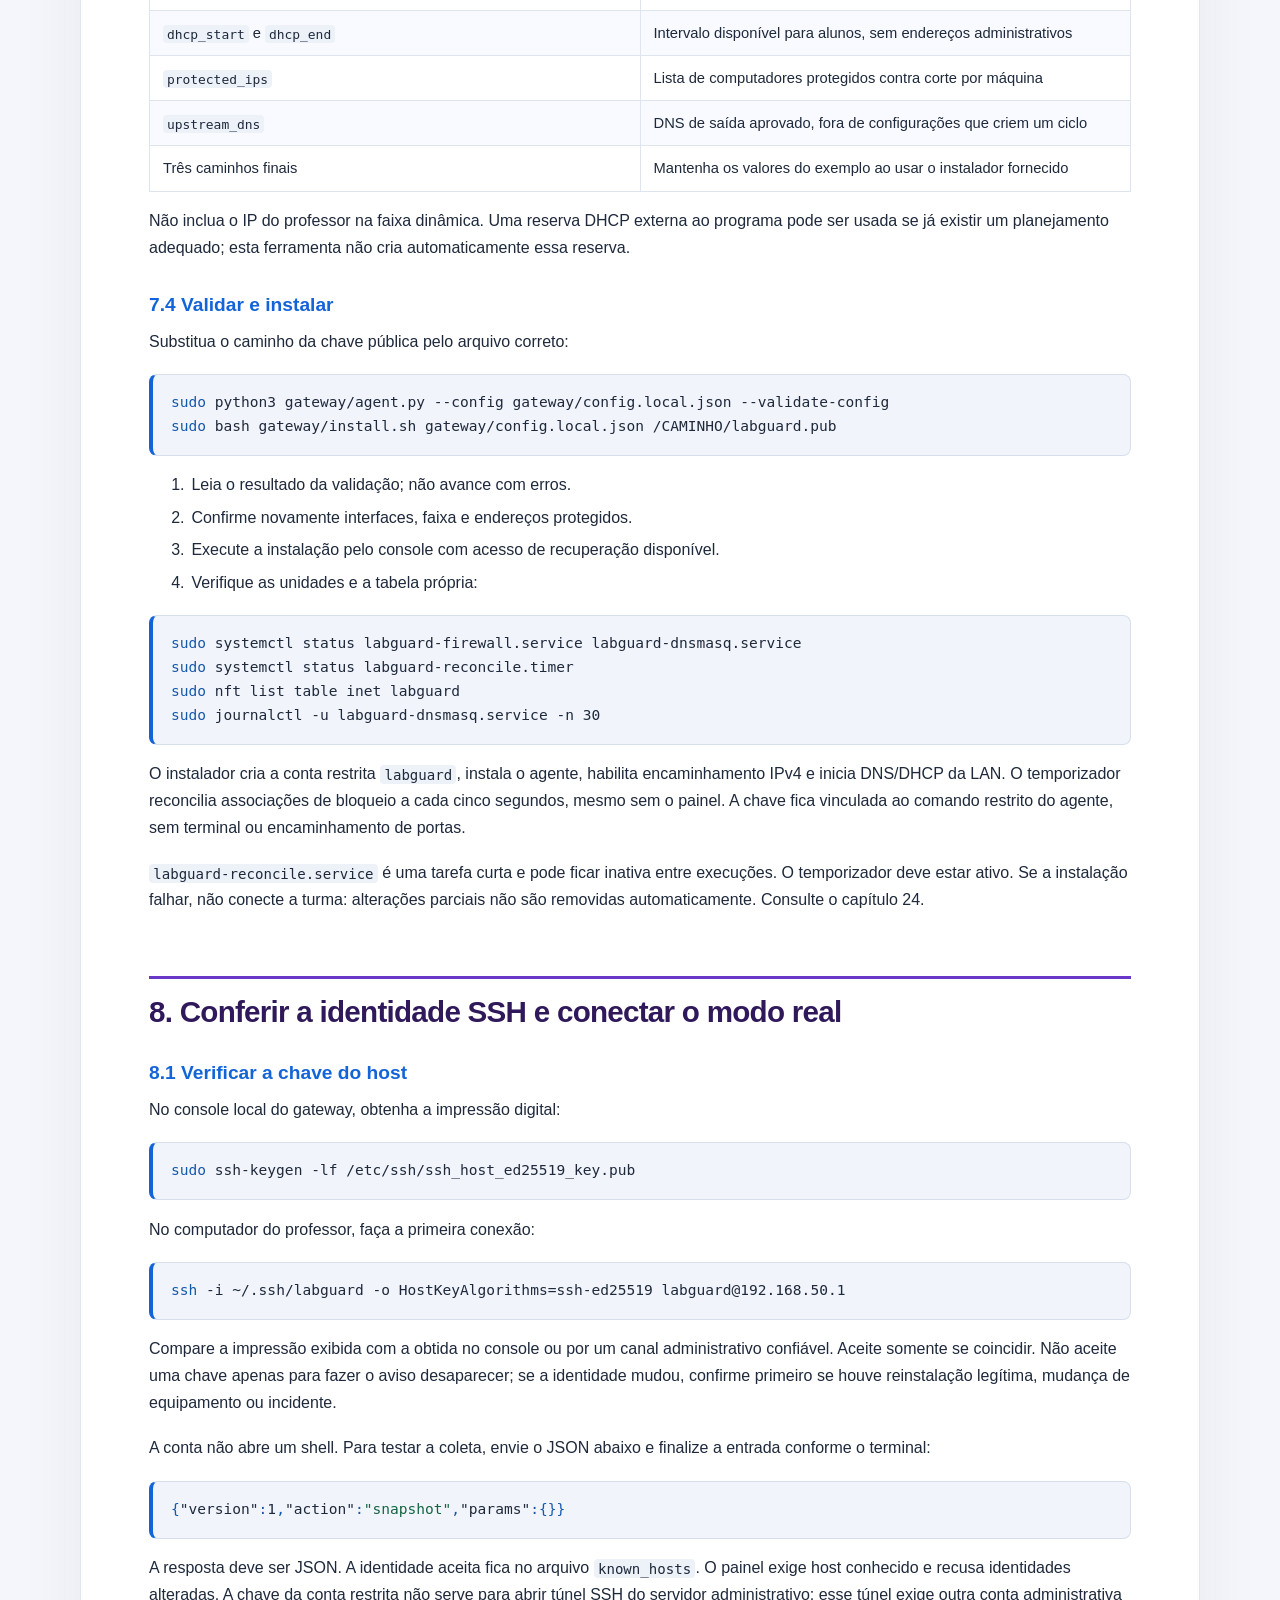
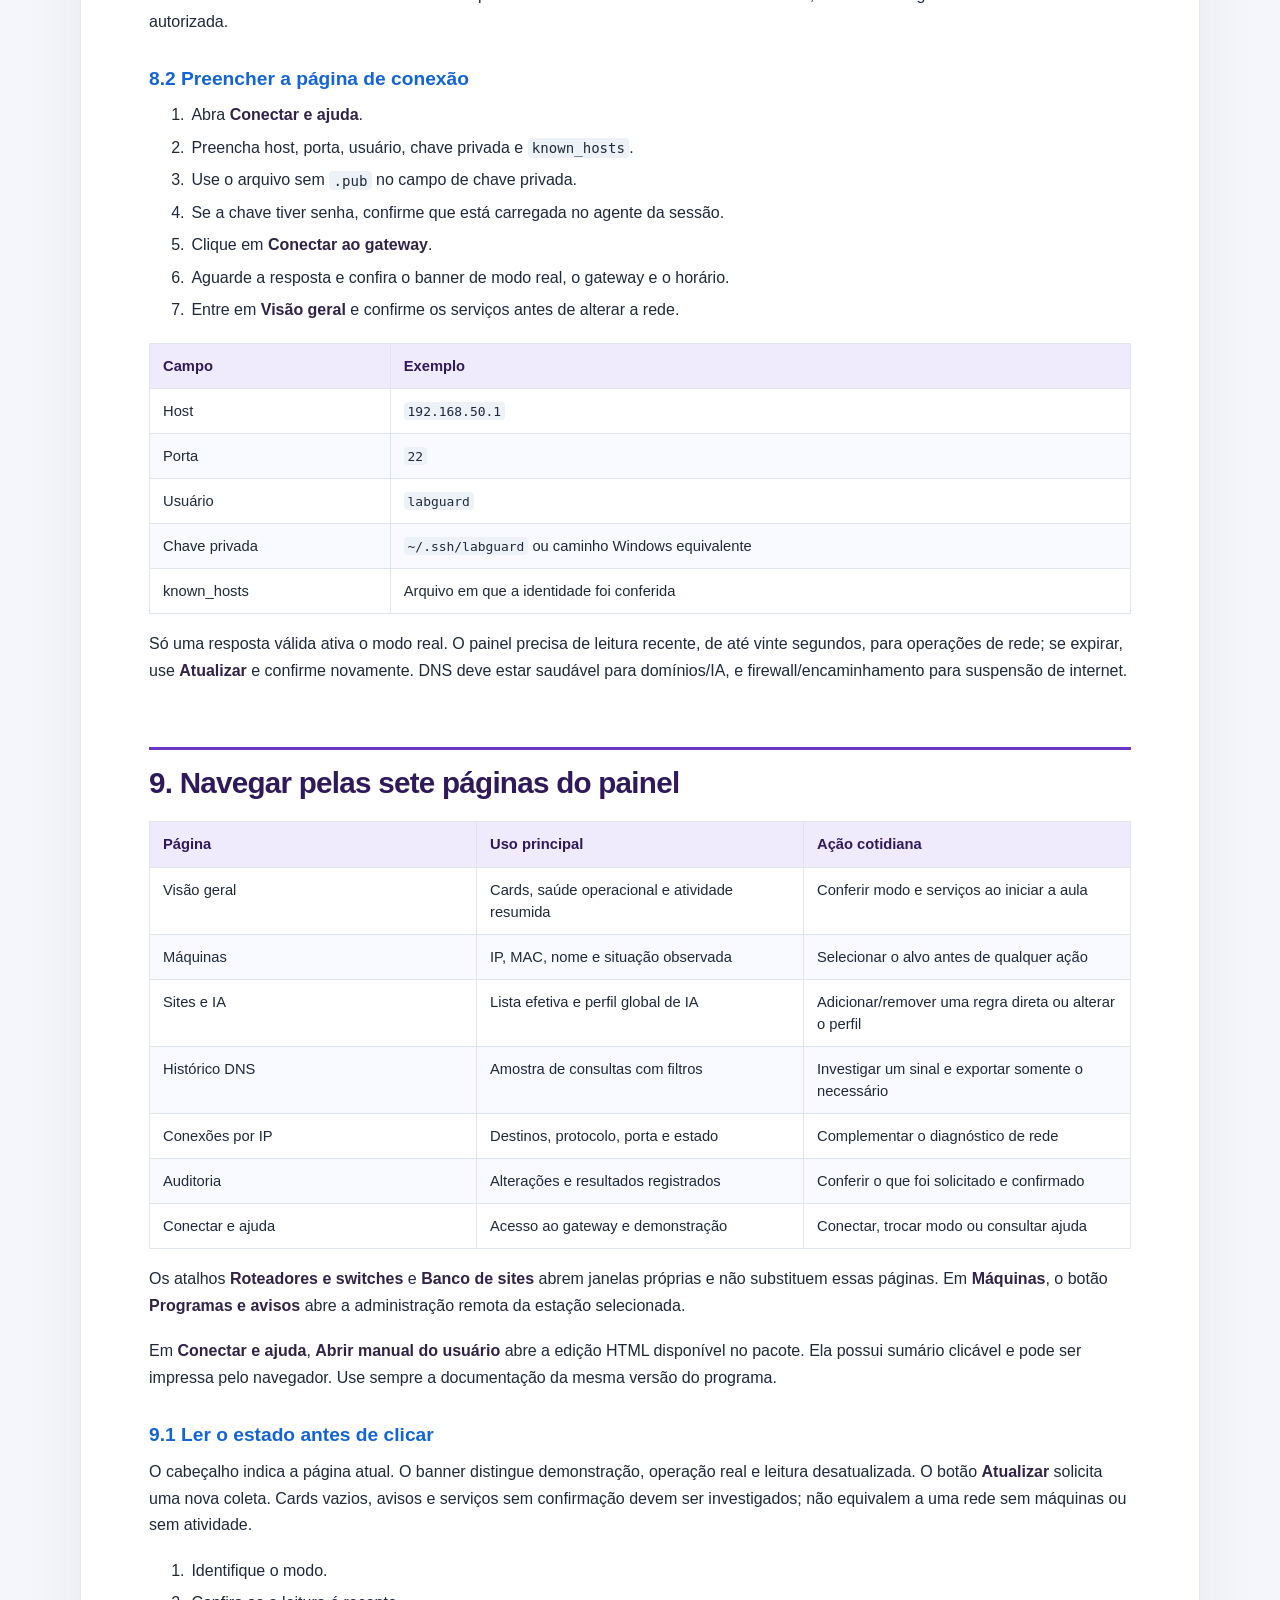
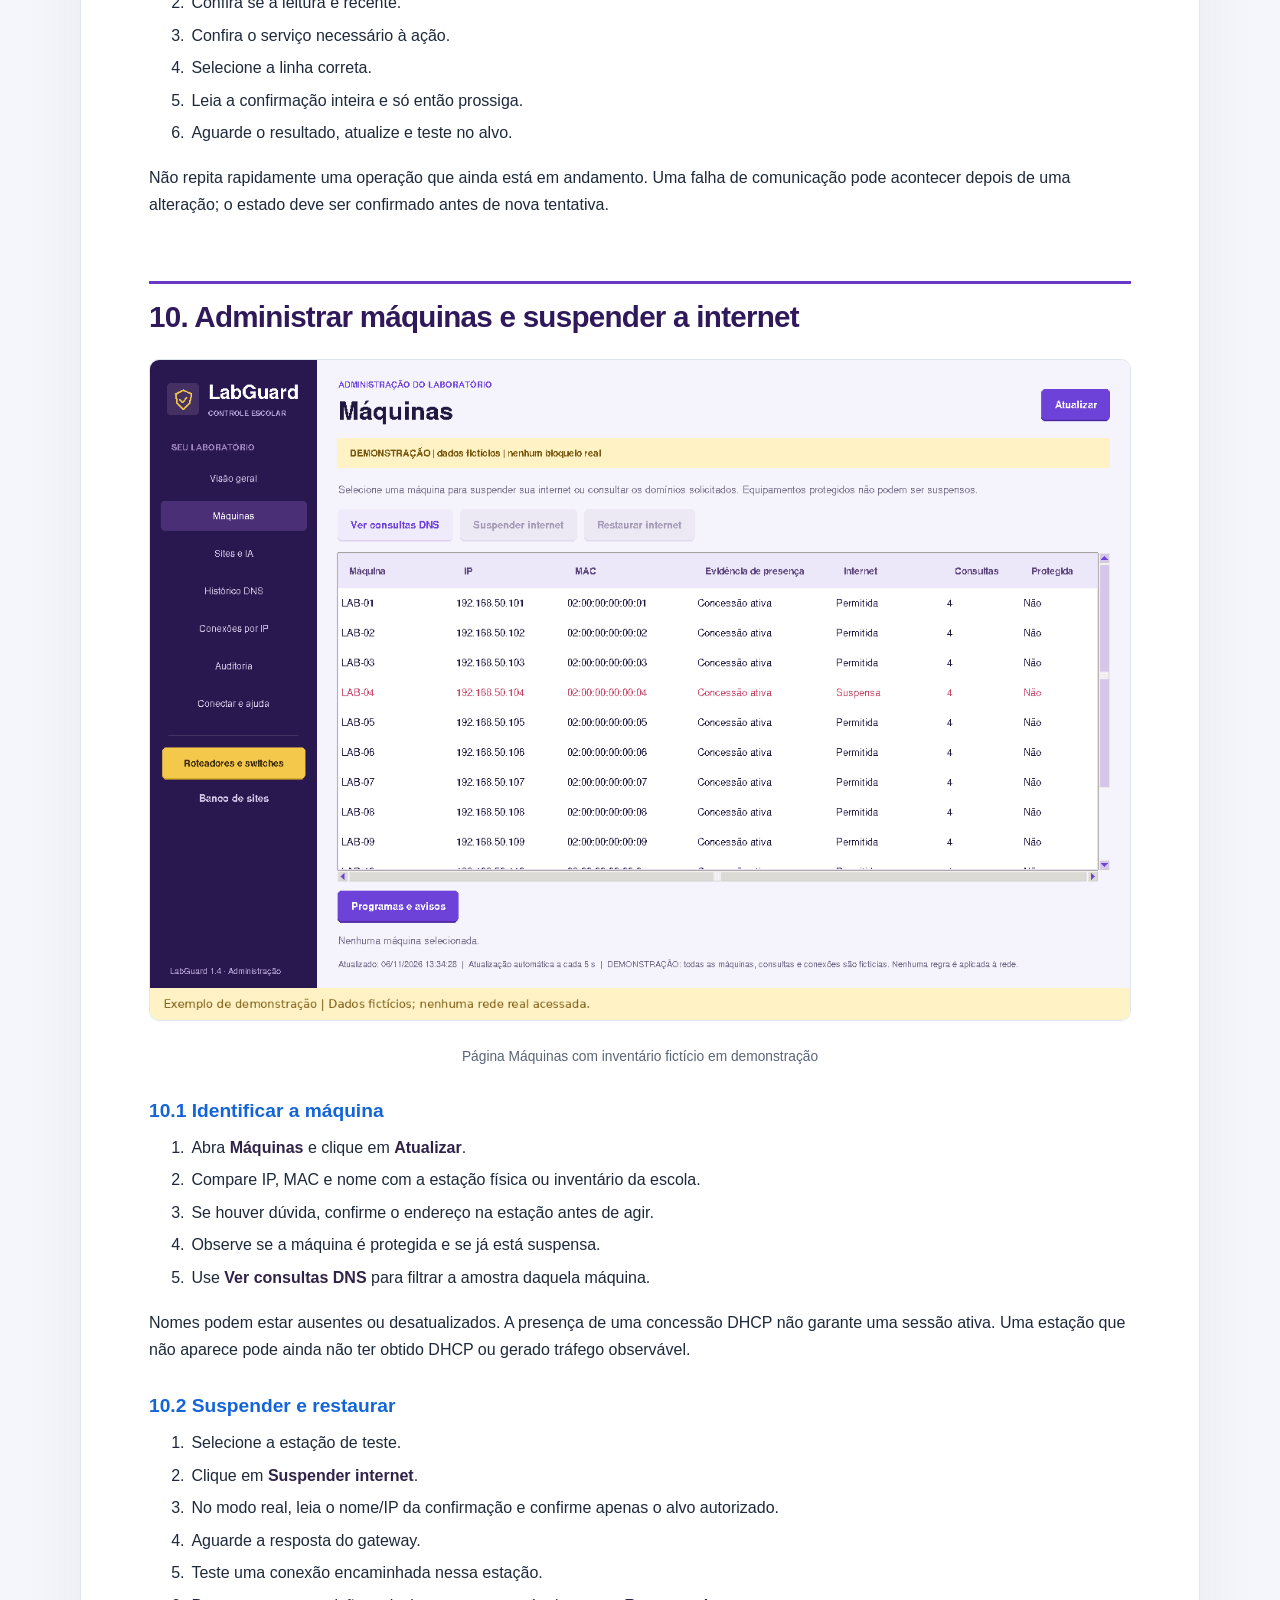
<file: website/manual/index.html>
<!doctype html>
<html lang="pt-BR">
<head>
<meta charset="utf-8">
<meta name="viewport" content="width=device-width,initial-scale=1">
<meta name="color-scheme" content="light">
<title>LabGuard 1.4.0 · Manual do usuário</title>
<style>
:root{--purple:#6938c9;--deep:#2f195b;--blue:#1364d8;--yellow:#f9cc45;--ink:#1e293b;--muted:#596477;--line:#dfe5ee;--paper:#fff;--wash:#f5f6fb;--lavender:#f0eafd}
*{box-sizing:border-box}html{scroll-behavior:smooth;scroll-padding-top:24px}body{margin:0;background:var(--wash);color:var(--ink);font-family:Arial,"Liberation Sans",sans-serif;font-size:16px;line-height:1.68}a{color:var(--blue);text-decoration-thickness:1px;text-underline-offset:3px}a:hover{color:var(--purple)}a:focus-visible{outline:3px solid var(--yellow);outline-offset:4px}p,ul,ol,dl,blockquote,pre,table{margin:0 0 1.15em}h1,h2,h3,h4{line-height:1.22;color:var(--deep);font-weight:750}h1{font-size:2.5rem;letter-spacing:-.035em;margin:0 0 .5em}h2{font-size:1.85rem;letter-spacing:-.025em;margin:2.1em 0 .7em;padding-top:.5em;border-top:3px solid var(--purple)}h3{font-size:1.2rem;margin:1.6em 0 .65em;color:var(--blue)}h4{font-size:1.05rem;margin:1.4em 0 .55em}li{padding-left:.15em;margin:.35em 0}li>p{margin-bottom:.6em}strong{color:#302248}hr{border:0;border-top:1px solid var(--line);margin:2em 0}code,kbd{font-family:"DejaVu Sans Mono","Liberation Mono",monospace;font-size:.88em;background:#edf1f8;border-radius:4px;padding:.12em .3em;overflow-wrap:anywhere}pre{background:#f1f4fa;border:1px solid #d7dfec;border-left:4px solid var(--blue);border-radius:8px;padding:16px 18px;overflow-x:auto;line-height:1.5;font-size:.91rem;white-space:pre-wrap;overflow-wrap:anywhere}pre code{background:none;padding:0;border-radius:0;font-size:inherit}blockquote{margin-left:0;padding:16px 20px;border-left:5px solid var(--yellow);background:#fff9e5;border-radius:0 8px 8px 0;color:#4b4228}blockquote p:last-child{margin-bottom:0}table{width:100%;border-collapse:collapse;font-size:.92rem;line-height:1.5;overflow-wrap:anywhere}th,td{border:1px solid var(--line);padding:11px 13px;text-align:left;vertical-align:top}th{background:var(--lavender);color:var(--deep);font-weight:700}tbody tr:nth-child(even){background:#f8faff}img{display:block;max-width:100%;height:auto;border:1px solid var(--line);border-radius:10px;margin:1.5em auto}svg{display:block;max-width:100%;height:auto;margin:1.5em auto}figure{margin:1.5em 0}figcaption{font-size:.86rem;color:var(--muted);text-align:center;margin-top:.5em}.document{max-width:1120px;margin:36px auto 60px;background:var(--paper);box-shadow:0 15px 65px #25285410;border:1px solid #e2e6ef;border-radius:18px;overflow:hidden}.cover{position:relative;padding:68px 68px 56px;background:linear-gradient(135deg,#251147 0%,#5936b0 57%,#1863bf 100%);color:#fff}.cover:before{content:"";position:absolute;left:0;top:0;width:100%;height:9px;background:var(--yellow)}.brand{font-weight:800;font-size:1.15rem;letter-spacing:.08em;margin-bottom:45px}.brand-mark{display:inline-flex;width:36px;height:36px;align-items:center;justify-content:center;background:var(--yellow);color:var(--deep);border-radius:11px;margin-right:12px;letter-spacing:0}.eyebrow{font-size:.8rem;letter-spacing:.15em;text-transform:uppercase;font-weight:700;color:#f9d96f;margin-bottom:15px}.cover h1{font-size:3.9rem;max-width:730px;color:#fff;font-weight:750;line-height:1.05;letter-spacing:-.05em;margin:0 0 24px}.subtitle{font-size:1.14rem;max-width:690px;line-height:1.65;color:#ecedff;margin:0 0 35px}.cover-meta{display:flex;gap:14px;flex-wrap:wrap}.cover-meta span{display:inline-block;border:1px solid #ffffff44;border-radius:50px;padding:7px 14px;font-size:.83rem;color:#fff}.cover-meta span:first-child{background:var(--yellow);border-color:var(--yellow);color:var(--deep);font-weight:700}.reading-note{padding:18px 68px;background:#fff7d9;border-bottom:1px solid #f0e0a8;font-size:.88rem;color:#594a1d}.reading-note strong{color:#493b18}#TOC{margin:0 68px;padding:44px 0 26px;border-bottom:1px solid var(--line)}#TOC h2{border:0;margin:0 0 20px;padding:0;font-size:1.55rem}#TOC>ul{columns:2;column-gap:42px;font-size:.9rem;line-height:1.5;padding-left:20px}#TOC li{break-inside:avoid;margin:0 0 11px}#TOC li ul{list-style:circle;padding-left:19px;margin:.5em 0 .9em;font-size:.88em}#TOC a{text-decoration:none;color:#3a3761}#TOC a:hover{text-decoration:underline;color:var(--blue)}main{padding:25px 68px 52px}main>h1:first-child{font-size:2rem;margin-top:1.1em}main>:first-child{margin-top:1.1em}.doc-footer{padding:22px 68px;background:#f0eafd;border-top:1px solid #ded3f7;color:#5b4b78;font-size:.83rem;display:flex;justify-content:space-between;gap:20px}.doc-footer a{color:var(--purple)}.footnotes{font-size:.88em;color:var(--muted)}.sourceCode .co{color:#586676}.sourceCode .st{color:#146442}.sourceCode .kw,.sourceCode .cf{color:#6938c9}.sourceCode .fu{color:#1458ac}
@media(max-width:900px){.document{margin:0;border-radius:0;border:0;box-shadow:none}.cover{padding:55px 28px 40px}.cover h1{font-size:3rem}.brand{margin-bottom:36px}.reading-note{padding:18px 28px}#TOC{margin:0 28px;padding-top:30px}#TOC>ul{columns:1}main{padding:20px 28px 40px}.doc-footer{padding:20px 28px}table{font-size:.85rem}th,td{padding:9px}h2{font-size:1.6rem}}
@media print{
@page{size:A4;margin:17mm 16mm 19mm;@bottom-left{content:"LabGuard 1.4.0 · Manual do usuário";font-family:Arial,sans-serif;font-size:8pt;color:#687082}@bottom-right{content:counter(page);font-family:Arial,sans-serif;font-size:8pt;color:#687082}}
html{scroll-behavior:auto}body{background:#fff;font-size:10.2pt;line-height:1.54;color:#202b3a;-webkit-print-color-adjust:exact;print-color-adjust:exact}.document{max-width:none;margin:0;background:#fff;border:0;border-radius:0;box-shadow:none;overflow:visible}.cover{padding:28mm 14mm 22mm;min-height:238mm;break-after:page;background:linear-gradient(140deg,#29134e,#5631a9 65%,#2364ba)}.cover:before{height:3mm}.brand{font-size:14pt;margin-bottom:25mm}.brand-mark{width:10mm;height:10mm;border-radius:3mm}.eyebrow{font-size:8.4pt;letter-spacing:.12em;margin-bottom:6mm}.cover h1{font-size:43pt;max-width:140mm;margin-bottom:10mm;line-height:1.08}.subtitle{font-size:13pt;line-height:1.7;margin-bottom:14mm;max-width:140mm}.cover-meta{gap:3mm}.cover-meta span{font-size:8.5pt;padding:2mm 4mm}.reading-note{padding:5mm 0;font-size:9pt;border:0;background:none;color:#4b4f5b}.reading-note strong{color:#2f195b}#TOC{margin:0;padding:7mm 0 3mm;border:0;break-after:page}#TOC h2{font-size:21pt;break-before:auto;padding:0;border:0}#TOC>ul{columns:1;column-gap:0;font-size:9.8pt;line-height:1.45;padding-left:6mm}#TOC li{margin-bottom:2.2mm}#TOC li ul{margin:1mm 0 2mm;font-size:8.8pt}main{padding:0}main>h1:first-child{font-size:23pt;margin-top:3mm;break-before:auto}h2{font-size:21pt;margin:0 0 6mm;padding-top:4mm;border-top:1mm solid var(--purple);break-before:page}h3{font-size:13pt;margin:6mm 0 3mm}h4{font-size:11pt}h1,h2,h3,h4{break-after:avoid}p,li{orphans:3;widows:3}p,ul,ol,dl,blockquote,pre,table{margin-bottom:3.8mm}li{margin:1.4mm 0}table{font-size:8.7pt;line-height:1.42;break-inside:auto}th,td{padding:2.5mm 3mm}thead{display:table-header-group}tr{break-inside:avoid}pre{font-size:8.4pt;line-height:1.45;padding:3.5mm 4mm;border-radius:2mm;break-inside:avoid}blockquote{padding:4mm 5mm;break-inside:avoid}svg{width:100%;max-height:70mm;height:auto;break-inside:avoid}img{max-height:70mm;object-fit:contain;break-inside:avoid;border-radius:2mm}a{color:#164c9f;text-decoration:none}main a[href^="https://"]{overflow-wrap:anywhere}.doc-footer{margin-top:9mm;padding:5mm 0;background:none;border-top:1px solid var(--line);font-size:8pt;color:#596477}.doc-footer a[href="#inicio"]{display:none}.footnotes{font-size:8.5pt}}
</style>
</head>
<body>
<div class="document">
<header class="cover" id="inicio">
<div class="brand"><span class="brand-mark" aria-hidden="true">L</span>LABGUARD</div>
<p class="eyebrow">Laboratório escolar · Guia de operação</p>
<h1>Manual do<br>usuário</h1>
<p class="subtitle">Instalação, configuração e uso diário do painel, do banco de sites e dos serviços de administração. Instruções para Windows, Linux e servidores.</p>
<div class="cover-meta"><span>Versão 1.4.0</span><span>Passo a passo</span><span>6 de novembro de 2026</span></div>
</header>
<div class="reading-note"><strong>Manual técnico preservado da edição de rede.</strong> Para instalar TI, Cliente Automático e Central atuais, consulte o <a href="../manual-atual/">manual atualizado</a> e os <a href="../downloads/">downloads por função</a>.<br><strong>Como usar:</strong> escolha um capítulo no sumário. Este arquivo funciona sem conexão à internet; os links externos precisam de acesso à rede. Para imprimir ou salvar em PDF, use <strong>Ctrl+P</strong> e papel A4.</div>
<nav id="TOC" role="doc-toc" aria-label="Sumário">
<h2>Sumário</h2>
<ul>
<li><a href="#entender-os-componentes-e-os-limites" id="toc-entender-os-componentes-e-os-limites">1. Entender os componentes
e os limites</a></li>
<li><a href="#escolher-a-edição-e-preparar-a-implantação" id="toc-escolher-a-edição-e-preparar-a-implantação">2. Escolher a edição
e preparar a implantação</a></li>
<li><a href="#instalar-o-painel-no-windows" id="toc-instalar-o-painel-no-windows">3. Instalar o painel no
Windows</a></li>
<li><a href="#instalar-o-painel-no-linux-ou-executar-o-código" id="toc-instalar-o-painel-no-linux-ou-executar-o-código">4. Instalar o
painel no Linux ou executar o código</a></li>
<li><a href="#conhecer-o-modo-de-demonstração" id="toc-conhecer-o-modo-de-demonstração">5. Conhecer o modo de
demonstração</a></li>
<li><a href="#planejar-a-rede-e-os-endereços-protegidos" id="toc-planejar-a-rede-e-os-endereços-protegidos">6. Planejar a rede e
os endereços protegidos</a></li>
<li><a href="#preparar-e-instalar-o-gateway-linux" id="toc-preparar-e-instalar-o-gateway-linux">7. Preparar e instalar o
gateway Linux</a></li>
<li><a href="#conferir-a-identidade-ssh-e-conectar-o-modo-real" id="toc-conferir-a-identidade-ssh-e-conectar-o-modo-real">8. Conferir a
identidade SSH e conectar o modo real</a></li>
<li><a href="#navegar-pelas-sete-páginas-do-painel" id="toc-navegar-pelas-sete-páginas-do-painel">9. Navegar pelas sete
páginas do painel</a></li>
<li><a href="#administrar-máquinas-e-suspender-a-internet" id="toc-administrar-máquinas-e-suspender-a-internet">10. Administrar
máquinas e suspender a internet</a></li>
<li><a href="#usar-os-bloqueios-diretos-de-sites-e-ia" id="toc-usar-os-bloqueios-diretos-de-sites-e-ia">11. Usar os bloqueios
diretos de Sites e IA</a></li>
<li><a href="#organizar-o-banco-de-sites" id="toc-organizar-o-banco-de-sites">12. Organizar o Banco de
sites</a></li>
<li><a href="#aplicar-lotes-e-interpretar-a-propriedade-das-regras" id="toc-aplicar-lotes-e-interpretar-a-propriedade-das-regras">13.
Aplicar lotes e interpretar a propriedade das regras</a></li>
<li><a href="#ativar-e-revisar-o-perfil-global-de-ia" id="toc-ativar-e-revisar-o-perfil-global-de-ia">14. Ativar e revisar o
perfil global de IA</a></li>
<li><a href="#ler-dns-conexões-e-auditoria" id="toc-ler-dns-conexões-e-auditoria">15. Ler DNS, conexões e
auditoria</a></li>
<li><a href="#conectar-a-administração-remota-sem-cliente" id="toc-conectar-a-administração-remota-sem-cliente">16. Conectar a
administração remota sem cliente</a></li>
<li><a href="#consultar-jogos-e-remover-somente-pacotes-suportados" id="toc-consultar-jogos-e-remover-somente-pacotes-suportados">17.
Consultar jogos e remover somente pacotes suportados</a></li>
<li><a href="#enviar-avisos-e-usar-o-monitoramento-opcional" id="toc-enviar-avisos-e-usar-o-monitoramento-opcional">18. Enviar avisos
e usar o monitoramento opcional</a></li>
<li><a href="#integrar-roteadores-switches-e-novos-perfis" id="toc-integrar-roteadores-switches-e-novos-perfis">19. Integrar
roteadores, switches e novos perfis</a></li>
<li><a href="#configurar-o-servidor-administrativo" id="toc-configurar-o-servidor-administrativo">20. Configurar o servidor
administrativo</a></li>
<li><a href="#instalar-e-operar-os-serviços-windows-e-linux" id="toc-instalar-e-operar-os-serviços-windows-e-linux">21. Instalar e
operar os serviços Windows e Linux</a></li>
<li><a href="#executar-a-rotina-do-operador-e-a-homologação" id="toc-executar-a-rotina-do-operador-e-a-homologação">22. Executar a
rotina do operador e a homologação</a></li>
<li><a href="#proteger-acessos-e-tratar-os-registros" id="toc-proteger-acessos-e-tratar-os-registros">23. Proteger acessos e
tratar os registros</a></li>
<li><a href="#diagnosticar-falhas-fazer-backup-e-recuperar" id="toc-diagnosticar-falhas-fazer-backup-e-recuperar">24. Diagnosticar
falhas, fazer backup e recuperar</a></li>
<li><a href="#consultar-o-glossário-e-os-guias-complementares" id="toc-consultar-o-glossário-e-os-guias-complementares">25. Consultar o
glossário e os guias complementares</a></li>
<li><a href="#usar-o-mapa-ipmac-e-exportar-relatórios" id="toc-usar-o-mapa-ipmac-e-exportar-relatórios">26. Usar o mapa IP/MAC
e exportar relatórios</a></li>
<li><a href="#operar-o-laboratório-com-wi-fi-gerenciado" id="toc-operar-o-laboratório-com-wi-fi-gerenciado">27. Operar o
laboratório com Wi-Fi gerenciado</a></li>
</ul>
</nav>
<main id="conteudo">
<p><strong>Administração do laboratório escolar · Windows, Linux e
servidores</strong><br />
Edição de 6 de novembro de 2026. Identidade visual: roxo, azul e
amarelo.</p>
<p>Este manual orienta professores, operadores e responsáveis de TI
desde a escolha do pacote até a recuperação de uma instalação. Os
exemplos usam uma rede fictícia e precisam ser adaptados pela TI. Telas
de demonstração contêm dados inventados e não comprovam bloqueios em uma
rede real.</p>
<p>O código desta edição está em validação para publicação. Confira os
pacotes efetivamente disponíveis e o estado dos testes em <a href="https://github.com/perabru/LabGuard/releases">Versões e
downloads</a> e <a href="https://github.com/perabru/LabGuard/blob/main/docs/VALIDACAO.md">Validação</a>. Testes simulados e
verificações em máquinas descartáveis não substituem o teste no
laboratório.</p>
<figure>
<img src="[data-uri]" alt="Visão geral do LabGuard: demonstração com dados fictícios e nenhum bloqueio real" />
<figcaption aria-hidden="true">Visão geral do LabGuard: demonstração com
dados fictícios e nenhum bloqueio real</figcaption>
</figure>
<h2 id="entender-os-componentes-e-os-limites">1. Entender os componentes
e os limites</h2>
<h3 id="o-que-o-labguard-faz">1.1 O que o LabGuard faz</h3>
<p>O LabGuard reúne uma interface gráfica para o professor, um gateway
Linux que aplica regras de rede, um banco local de sites e ferramentas
opcionais de administração. É possível consultar máquinas observadas,
bloquear domínios de jogos ou IA e suspender o encaminhamento de
internet de uma máquina. Cada operação depende de uma conexão
administrativa autorizada e do componente adequado.</p>
<table>
<colgroup>
<col style="width: 33%" />
<col style="width: 33%" />
<col style="width: 33%" />
</colgroup>
<thead>
<tr class="header">
<th>Componente</th>
<th>Onde funciona</th>
<th>Responsabilidade</th>
</tr>
</thead>
<tbody>
<tr class="odd">
<td>Painel desktop</td>
<td>Windows ou Linux com ambiente gráfico</td>
<td>Exibir dados e enviar operações autorizadas</td>
</tr>
<tr class="even">
<td>Gateway LabGuard</td>
<td>Linux dedicado com duas interfaces</td>
<td>DHCP/DNS, regras de encaminhamento e coleta da rede</td>
</tr>
<tr class="odd">
<td>Banco de sites</td>
<td>Computador que executa o painel ou servidor</td>
<td>Guardar a lista desejada, histórico e propriedade das regras</td>
</tr>
<tr class="even">
<td>Servidor administrativo</td>
<td>Windows Server ou Linux, sem Tk</td>
<td>Oferecer painel web local e serviço de inicialização</td>
</tr>
<tr class="odd">
<td>Integrações diretas</td>
<td>Equipamentos compatíveis já configurados</td>
<td>Consultar inventário e, em perfis específicos, controlar portas</td>
</tr>
<tr class="even">
<td>Administração remota</td>
<td>Serviço WinRM HTTPS ou SSH da estação</td>
<td>Consultar programas reconhecidos, enviar avisos e remover pacotes
permitidos</td>
</tr>
</tbody>
</table>
<p><strong>Instalar apenas o painel ou o servidor administrativo não
concede controle sobre os outros computadores.</strong> O tráfego
precisa passar pelo gateway para o filtro de rede funcionar. Consultar
ou desinstalar um programa exige acesso administrativo à própria
estação, separado do acesso ao gateway.</p>
<h3 id="como-interpretar-os-dados">1.2 Como interpretar os dados</h3>
<p>Uma consulta DNS indica que um dispositivo pediu a resolução de um
domínio. Pode vir de uma página, anúncio, aplicativo ou tarefa em
segundo plano. Não comprova visita, não mostra a URL completa e não
revela conteúdo HTTPS. Uma concessão DHCP ainda válida não garante que a
máquina esteja ligada. O inventário reúne equipamentos observados, sem
realizar uma descoberta física completa de todos os cabos e
dispositivos.</p>
<p>O filtro de sites atua por domínio e subdomínios, globalmente no
laboratório. Não há lista diferente por aluno nesta edição. Não há
classificação automática de todos os jogos ou conteúdos adultos,
inspeção TLS ou identificação de toda IA. VPNs, DNS sobre HTTPS, redes
alternativas e IA local exigem medidas complementares da escola. Um
bloqueio também pode afetar o computador do professor se ele usa o DNS
do laboratório.</p>
<h3 id="três-ações-diferentes">1.3 Três ações diferentes</h3>
<table>
<colgroup>
<col style="width: 33%" />
<col style="width: 33%" />
<col style="width: 33%" />
</colgroup>
<thead>
<tr class="header">
<th>Ação</th>
<th>Efeito esperado</th>
<th>O que conferir</th>
</tr>
</thead>
<tbody>
<tr class="odd">
<td>Bloquear domínio</td>
<td>Impedir novas resoluções DNS correspondentes</td>
<td>Cache, subdomínios e conexões já abertas</td>
</tr>
<tr class="even">
<td>Suspender internet da máquina</td>
<td>Bloquear o encaminhamento LAN–WAN no gateway</td>
<td>IP/MAC observado e ausência de outra rede</td>
</tr>
<tr class="odd">
<td>Desativar porta de switch</td>
<td>Cortar a conectividade da porta inteira</td>
<td>Cabo físico, possíveis equipamentos em cascata e acesso de
gestão</td>
</tr>
</tbody>
</table>
<p>Escolha a ação pelo objetivo da aula. Para interromper imediatamente
uma conexão encaminhada da máquina de teste, use a suspensão de
internet. Para manter recursos locais e bloquear apenas domínios
conhecidos, use o filtro DNS. Controle de porta deve ficar restrito aos
responsáveis pelo equipamento.</p>
<h2 id="escolher-a-edição-e-preparar-a-implantação">2. Escolher a edição
e preparar a implantação</h2>
<h3 id="selecionar-o-pacote">2.1 Selecionar o pacote</h3>
<table>
<colgroup>
<col style="width: 33%" />
<col style="width: 33%" />
<col style="width: 33%" />
</colgroup>
<thead>
<tr class="header">
<th>Ambiente</th>
<th>Arquivo</th>
<th>Orientação</th>
</tr>
</thead>
<tbody>
<tr class="odd">
<td>Professor em Windows 10/11 x64</td>
<td><code>LabGuard-Setup.exe</code></td>
<td>Instalação por usuário e atalhos</td>
</tr>
<tr class="even">
<td>Windows x64 portátil</td>
<td><code>LabGuard-Portable.zip</code></td>
<td>Extrair toda a pasta; executar <code>LabGuard.exe</code></td>
</tr>
<tr class="odd">
<td>Ubuntu 22.04+ ou Debian 12+, amd64</td>
<td><code>LabGuard-Linux-amd64.deb</code></td>
<td>Painel instalado no sistema</td>
</tr>
<tr class="even">
<td>Linux x86_64, glibc 2.35+, X11/XWayland</td>
<td><code>LabGuard-Linux-x86_64.tar.gz</code></td>
<td>Painel portátil com ambiente gráfico</td>
</tr>
<tr class="odd">
<td>Windows Server x64 sem interface Tk</td>
<td><code>LabGuard-Server-Windows.zip</code></td>
<td>Serviço SCM e painel web local</td>
</tr>
<tr class="even">
<td>Linux x86_64 com systemd</td>
<td><code>LabGuard-Server-Linux-x86_64.tar.gz</code></td>
<td>Serviço systemd e painel web local</td>
</tr>
</tbody>
</table>
<p>Os pacotes incluem o runtime Python e precisam ser mantidos
completos, incluindo <code>_internal</code>. Não há pacote ARM, 32 bits
ou Alpine/musl nesta edição. Windows Server com Desktop Experience
compatível pode executar o painel gráfico; para operação sem desktop,
escolha o servidor. A compatibilidade da edição específica do sistema do
colégio precisa ser testada.</p>
<h3 id="separar-as-responsabilidades">2.2 Separar as
responsabilidades</h3>
<ol type="1">
<li>A TI define a topologia, prepara o gateway, os acessos de gestão e
os certificados.</li>
<li>O responsável pedagógico define quais domínios e serviços devem ser
bloqueados em cada atividade.</li>
<li>O operador autorizado aplica as alterações e confere os
resultados.</li>
<li>A escola define quem pode exportar registros, por quanto tempo
guardá-los e como atender incidentes.</li>
<li>Antes da primeira turma, reserve uma estação de teste e uma forma de
recuperar o gateway pelo console local.</li>
</ol>
<p>Registre os nomes das interfaces, redes, IPs protegidos e
responsáveis. Não copie os endereços deste manual para uma rede que já
use a mesma faixa na WAN. Planeje uma janela de implantação: reiniciar
DNS/DHCP ou alterar cabos pode interromper temporariamente a
atividade.</p>
<h3 id="conferir-a-origem-do-download">2.3 Conferir a origem do
download</h3>
<p>Baixe os arquivos pela página de versões do repositório autorizado.
Compare o SHA-256 com <code>SHA256SUMS.txt</code> da mesma versão. No
Windows, use <code>Get-FileHash</code>; no Linux,
<code>sha256sum</code>. Um hash correspondente verifica os bytes
recebidos, não substitui a confiança na origem. Esta edição não possui
assinatura comercial de código; não desative antivírus ou políticas da
escola para executar um pacote.</p>
<h2 id="instalar-o-painel-no-windows">3. Instalar o painel no
Windows</h2>
<h3 id="instalação-com-assistente">3.1 Instalação com assistente</h3>
<ol type="1">
<li>Entre com a conta do professor ou operador que usará o painel.</li>
<li>Baixe o instalador da versão desejada e confira sua origem e
hash.</li>
<li>Execute <code>LabGuard-Setup.exe</code> e leia as telas do
assistente.</li>
<li>Escolha os atalhos oferecidos. O programa instala seus próprios
arquivos no contexto do usuário.</li>
<li>Abra <strong>LabGuard</strong> pelo menu Iniciar ou atalho.</li>
<li>Confira o banner <strong>DEMONSTRAÇÃO — dados fictícios — nenhum
bloqueio real</strong>.</li>
<li>Antes de conectar ao gateway, confirme a disponibilidade do Cliente
OpenSSH do Windows em <strong>Configurações → Recursos
opcionais</strong>.</li>
</ol>
<p>Não é necessário instalar Python separadamente para o pacote
compilado. O instalador não configura o roteador, não instala o gateway
Linux e não habilita WinRM nas estações. Comece usando a demonstração
para reconhecer os botões e as confirmações.</p>
<h3 id="pacote-portátil">3.2 Pacote portátil</h3>
<ol type="1">
<li>Extraia <code>LabGuard-Portable.zip</code> para uma pasta permitida
pela escola.</li>
<li>Mantenha <code>LabGuard.exe</code>, <code>_internal</code>,
documentação e recursos juntos.</li>
<li>Abra <code>LabGuard.exe</code> dentro dessa pasta.</li>
<li>Se a pasta foi movida, confira novamente os caminhos de chave e
<code>known_hosts</code> ao conectar.</li>
</ol>
<p>Copiar somente o EXE não é suficiente. Não execute o programa
diretamente de dentro do ZIP. Prefira uma pasta local com acesso
limitado ao operador; exportações e bancos não devem ficar em uma pasta
pública aos alunos.</p>
<h3 id="atualizar-ou-remover">3.3 Atualizar ou remover</h3>
<p>Antes de atualizar, feche o painel e faça backup dos dados locais
conforme o capítulo 24. Atualizar o painel não atualiza automaticamente
o agente do gateway. Leia as notas da versão e valide a conexão antes de
uma aula.</p>
<p>Para remover a instalação, use <strong>Configurações → Aplicativos →
LabGuard → Desinstalar</strong>. A remoção do painel não apaga as regras
que já foram aplicadas ao gateway nem muda equipamentos externos. Perfis
e dados do usuário devem ser tratados separadamente conforme a política
de retenção.</p>
<h2 id="instalar-o-painel-no-linux-ou-executar-o-código">4. Instalar o
painel no Linux ou executar o código</h2>
<h3 id="pacote-debianubuntu">4.1 Pacote Debian/Ubuntu</h3>
<p>Na pasta que contém o pacote, execute:</p>
<div class="sourceCode" id="cb1"><pre class="sourceCode bash"><code class="sourceCode bash"><span id="cb1-1"><a href="#cb1-1" aria-hidden="true" tabindex="-1"></a><span class="fu">sudo</span> apt install ./LabGuard-Linux-amd64.deb</span>
<span id="cb1-2"><a href="#cb1-2" aria-hidden="true" tabindex="-1"></a><span class="ex">labguard</span></span></code></pre></div>
<ol type="1">
<li>Confirme que a distribuição e a arquitetura correspondem ao
pacote.</li>
<li>Instale o arquivo local com <code>apt</code>, permitindo a resolução
das dependências da distribuição.</li>
<li>Abra <strong>LabGuard</strong> no menu ou pelo comando
<code>labguard</code>.</li>
<li>Verifique a demonstração e o tamanho da janela.</li>
<li>Confirme que o cliente <code>ssh</code> está disponível antes do
modo real.</li>
</ol>
<p>Os arquivos do painel ficam em <code>/opt/labguard</code>. Um
ambiente gráfico ativo é necessário. Não execute a interface como root
para contornar problemas de permissão; a conta deve ter acesso apenas à
sua chave e aos seus dados.</p>
<h3 id="portátil-linux">4.2 Portátil Linux</h3>
<div class="sourceCode" id="cb2"><pre class="sourceCode bash"><code class="sourceCode bash"><span id="cb2-1"><a href="#cb2-1" aria-hidden="true" tabindex="-1"></a><span class="fu">tar</span> <span class="at">-xzf</span> LabGuard-Linux-x86_64.tar.gz</span>
<span id="cb2-2"><a href="#cb2-2" aria-hidden="true" tabindex="-1"></a><span class="bu">cd</span> LabGuard</span>
<span id="cb2-3"><a href="#cb2-3" aria-hidden="true" tabindex="-1"></a><span class="ex">./iniciar.sh</span></span></code></pre></div>
<p>Mantenha toda a pasta extraída. O portátil requer glibc 2.35 ou
posterior e X11/XWayland. Se o servidor não possui ambiente gráfico, use
o pacote administrativo sem Tk, em vez de instalar um desktop apenas
para o painel.</p>
<h3 id="executar-pelo-código-fonte">4.3 Executar pelo código-fonte</h3>
<p>Instale Python 3.10 ou superior com Tcl/Tk. No Debian/Ubuntu, quando
necessário:</p>
<div class="sourceCode" id="cb3"><pre class="sourceCode bash"><code class="sourceCode bash"><span id="cb3-1"><a href="#cb3-1" aria-hidden="true" tabindex="-1"></a><span class="fu">sudo</span> apt install python3-tk openssh-client</span>
<span id="cb3-2"><a href="#cb3-2" aria-hidden="true" tabindex="-1"></a><span class="ex">python3</span> main.py</span></code></pre></div>
<p>No Windows com Python configurado, use <code>iniciar.bat</code> ou
<code>python main.py</code>. Para administração opcional de estações
Windows por WinRM, instale as dependências na máquina que executa o
painel:</p>
<div class="sourceCode" id="cb4"><pre class="sourceCode bash"><code class="sourceCode bash"><span id="cb4-1"><a href="#cb4-1" aria-hidden="true" tabindex="-1"></a><span class="ex">python3</span> <span class="at">-m</span> pip install <span class="at">-r</span> requirements.txt</span></code></pre></div>
<p><code>pywinrm&gt;=0.5,&lt;0.6</code> é opcional para o uso por
código-fonte e necessário apenas para WinRM. O filtro do gateway, o
banco de sites e a administração Linux por SSH não dependem dessa
biblioteca. Nenhum Python ou cliente LabGuard precisa ser instalado nas
estações Windows dos alunos para esse acesso nativo.</p>
<h2 id="conhecer-o-modo-de-demonstração">5. Conhecer o modo de
demonstração</h2>
<h3 id="treino-inicial">5.1 Treino inicial</h3>
<ol type="1">
<li>Abra o painel e mantenha o banner de demonstração visível.</li>
<li>Entre em <strong>Visão geral</strong> e observe os cards e o estado
dos serviços.</li>
<li>Em <strong>Máquinas</strong>, selecione uma linha fictícia e teste a
suspensão e a restauração simuladas.</li>
<li>Em <strong>Sites e IA</strong>, adicione um domínio de exemplo,
revise o catálogo de IA e experimente o controle global.</li>
<li>Consulte <strong>Histórico DNS</strong>, <strong>Conexões por
IP</strong> e <strong>Auditoria</strong>.</li>
<li>Abra <strong>Banco de sites</strong>, cadastre itens de treinamento
e confira a diferença entre salvar e aplicar.</li>
</ol>
<p>Os resultados simulados não alteram a rede. O nome de uma máquina,
IP, consulta ou bloqueio exibido na demonstração não é evidência de
atividade real. Exportações DNS registram o modo para facilitar essa
distinção.</p>
<h3 id="dados-persistentes-e-simulados">5.2 Dados persistentes e
simulados</h3>
<p>As regras simuladas do transporte de demonstração ficam na memória da
execução. O Banco de sites é um arquivo persistente, inclusive quando
aberto em demonstração. No desktop, bancos são separados pela identidade
do modo e destino; um banco já vinculado não deve ser reaproveitado para
outro gateway. No servidor, use um diretório de configuração separado
para testes com <code>--demo</code>.</p>
<p>Para retornar ao treino, use <strong>Conectar e ajuda → Abrir
demonstração</strong>. Confira novamente o banner. Mudar para
demonstração não desfaz regras que já foram aplicadas a um gateway real.
Essas regras continuam sob responsabilidade do gateway e precisam ser
removidas de forma explícita quando desejado.</p>
<h3 id="falha-no-modo-real">5.3 Falha no modo real</h3>
<p>Uma falha de conexão não transforma dados reais em fictícios. O
painel conserva a leitura anterior identificada como desatualizada e
bloqueia alterações que precisam de confirmação recente. Use
<strong>Atualizar</strong>, resolva a conexão e confira o horário antes
de continuar. Não interprete uma tela antiga como estado atual do
laboratório.</p>
<h2 id="planejar-a-rede-e-os-endereços-protegidos">6. Planejar a rede e
os endereços protegidos</h2>
<figure>
<svg id="svg_57c185bbc3dcac7a6730" role="img" aria-label="Topologia de referência: gateway Linux entre o roteador e o switch isolado do laboratório" width="760" height="290" viewBox="0 0 760 290">
  <defs><marker id="svg_57c185bbc3dcac7a6730_arrow" markerWidth="8" markerHeight="8" refX="6" refY="3" orient="auto"><path d="M0 0L6 3L0 6" fill="none" stroke="#6C42D9" stroke-width="1.4" /></marker></defs>
  <rect width="760" height="290" rx="16" fill="#F5F3FC" />
  <g stroke="#6C42D9" stroke-width="2" fill="none" marker-end="url(#arrow)">
    <path d="M200 68H250" /><path d="M460 68H520" /><path d="M610 106V160" />
    <path d="M355 160V107" stroke="#3478F6" stroke-dasharray="5 4" />
  </g>
  <g font-family="DejaVu Sans,Arial,sans-serif" text-anchor="middle">
    <g fill="#FFFFFF" stroke="#D8CDEC" stroke-width="1.5"><rect x="20" y="30" width="180" height="76" rx="12" /><rect x="520" y="30" width="180" height="76" rx="12" /><rect x="520" y="160" width="180" height="76" rx="12" /></g>
    <rect x="250" y="30" width="210" height="76" rx="12" fill="#6C42D9" />
    <rect x="250" y="160" width="210" height="76" rx="12" fill="#E8F0FF" stroke="#3478F6" stroke-width="1.5" />
    <g font-size="15" font-weight="700" fill="#21183F"><text x="110" y="61">Internet / roteador</text><text x="610" y="61">Switch do laboratório</text><text x="610" y="192">Máquinas dos alunos</text></g>
    <text x="355" y="61" font-size="17" font-weight="700" fill="#FFFFFF">Gateway Linux</text>
    <text x="355" y="84" font-size="12" fill="#FFFFFF">Duas interfaces: WAN e LAN</text>
    <g font-size="12" fill="#736B87"><text x="110" y="84">Saída para a rede externa</text><text x="610" y="84">Rede interna isolada</text><text x="610" y="215">Usam o gateway como saída</text></g>
    <text x="355" y="191" font-size="15" font-weight="700" fill="#21183F">Painel ou servidor</text>
    <text x="355" y="214" font-size="12" fill="#736B87">Windows / Linux, administração</text>
    <g font-size="11" fill="#6C42D9"><text x="225" y="55">WAN</text><text x="490" y="55">LAN</text><text x="658" y="137">Rede do lab</text></g>
    <text x="400" y="137" font-size="11" fill="#3478F6">SSH</text>
  </g>
  <rect x="20" y="252" width="680" height="25" rx="5" fill="#FFF2C4" />
  <text x="32" y="269" font-family="DejaVu Sans,Arial,sans-serif" font-size="11" fill="#77560D">Exemplo lógico: a rede dos alunos não deve ter uma saída paralela por Wi-Fi ou outro cabo.</text>
</svg>
<figcaption aria-hidden="true">Topologia de referência: gateway Linux
entre o roteador e o switch isolado do laboratório</figcaption>
</figure>
<h3 id="ligação-física">6.1 Ligação física</h3>
<p>O caminho necessário é: internet/roteador existente → interface WAN
do gateway → interface LAN do gateway → switch exclusivo do laboratório
→ estações. O computador do professor pode ficar na LAN protegida. As
estações não devem possuir um segundo cabo ou Wi-Fi que alcance o
roteador sem passar pelo gateway.</p>
<table>
<thead>
<tr class="header">
<th>Elemento de exemplo</th>
<th>Valor fictício</th>
</tr>
</thead>
<tbody>
<tr class="odd">
<td>Roteador existente</td>
<td><code>192.168.0.1</code></td>
</tr>
<tr class="even">
<td>WAN do gateway</td>
<td><code>enp1s0</code>, endereço obtido do roteador</td>
</tr>
<tr class="odd">
<td>LAN do gateway</td>
<td><code>enp2s0</code>, <code>192.168.50.1/24</code></td>
</tr>
<tr class="even">
<td>Rede do laboratório</td>
<td><code>192.168.50.0/24</code></td>
</tr>
<tr class="odd">
<td>DHCP dos alunos</td>
<td><code>192.168.50.100</code> a <code>192.168.50.220</code></td>
</tr>
<tr class="even">
<td>Professor protegido</td>
<td><code>192.168.50.10/24</code></td>
</tr>
<tr class="odd">
<td>Gateway e DNS das estações</td>
<td><code>192.168.50.1</code></td>
</tr>
</tbody>
</table>
<h3 id="preparação-pela-ti">6.2 Preparação pela TI</h3>
<ol type="1">
<li>Identifique fisicamente WAN e LAN; anote os nomes reais das
interfaces.</li>
<li>Use sub-redes diferentes para WAN e LAN.</li>
<li>Configure o IP fixo da LAN e a rota padrão da WAN pelo gerenciador
de rede da distribuição, no console local.</li>
<li>Mantenha o DHCP do roteador fora do switch dos alunos.</li>
<li>Reserve o endereço do professor fora da faixa DHCP.</li>
<li>Inclua em <code>protected_ips</code> todos os endereços de
administração que não podem sofrer corte de internet.</li>
<li>Defina o DNS de saída aprovado pela escola.</li>
<li>Registre uma forma de acesso de recuperação independente do
painel.</li>
</ol>
<p>O instalador verifica a configuração e não muda as interfaces
automaticamente. A proteção do IP administrativo impede o corte completo
por máquina; ela não cria uma exceção às regras globais de domínio ou
IA.</p>
<h3 id="caminhos-que-exigem-controle-adicional">6.3 Caminhos que exigem
controle adicional</h3>
<p>Esta edição administra IPv4 e bloqueia o encaminhamento IPv6 da LAN.
Não reative a saída IPv6 sem regras equivalentes testadas. Mantenha
flowtables e offload de encaminhamento desabilitados no gateway: eles
podem contornar o caminho de filtragem. O instalador recusa flowtables
já presentes, mas isso não impede uma alteração posterior por outro
administrador.</p>
<p>O gateway redireciona DNS convencional na porta 53 e bloqueia o
encaminhamento da porta 853. DoH usa HTTPS e pode contornar a lista;
VPNs também podem ocultar domínios. A TI deve aplicar as políticas de
navegador e de endpoint da escola, sem depender apenas deste painel.</p>
<h2 id="preparar-e-instalar-o-gateway-linux">7. Preparar e instalar o
gateway Linux</h2>
<h3 id="preparar-o-sistema">7.1 Preparar o sistema</h3>
<p>Use Debian ou Ubuntu com systemd em um computador dedicado com duas
interfaces. No console local:</p>
<div class="sourceCode" id="cb5"><pre class="sourceCode bash"><code class="sourceCode bash"><span id="cb5-1"><a href="#cb5-1" aria-hidden="true" tabindex="-1"></a><span class="fu">sudo</span> apt update</span>
<span id="cb5-2"><a href="#cb5-2" aria-hidden="true" tabindex="-1"></a><span class="fu">sudo</span> apt install python3 iproute2 nftables dnsmasq-base conntrack sudo openssh-server logrotate</span>
<span id="cb5-3"><a href="#cb5-3" aria-hidden="true" tabindex="-1"></a><span class="ex">ip</span> <span class="at">-br</span> address</span>
<span id="cb5-4"><a href="#cb5-4" aria-hidden="true" tabindex="-1"></a><span class="ex">ip</span> route</span></code></pre></div>
<p>Confirme que a WAN alcança a internet e que a LAN possui o endereço
fixo correto. Verifique conflitos de DNS/DHCP na LAN, inclusive um
<code>dnsmasq.service</code> padrão ou compartilhamento do
NetworkManager. O LabGuard usa uma unidade própria e não desativa
serviços de outras aplicações. Firewalls de UFW, Docker ou outros
administradores podem interferir e precisam de análise local.</p>
<h3 id="preparar-a-chave-do-operador">7.2 Preparar a chave do
operador</h3>
<p>No computador autorizado do professor:</p>
<div class="sourceCode" id="cb6"><pre class="sourceCode bash"><code class="sourceCode bash"><span id="cb6-1"><a href="#cb6-1" aria-hidden="true" tabindex="-1"></a><span class="fu">ssh-keygen</span> <span class="at">-t</span> ed25519 <span class="at">-f</span> ~/.ssh/labguard</span>
<span id="cb6-2"><a href="#cb6-2" aria-hidden="true" tabindex="-1"></a><span class="fu">ssh-add</span> ~/.ssh/labguard</span></code></pre></div>
<p>Proteja a chave com senha e use o agente SSH da sessão já
configurado. O painel usa acesso não interativo e não solicita a senha
da chave. Sem agente, uma chave protegida não consegue autenticar. Copie
para o gateway somente o arquivo público <code>labguard.pub</code>; a
chave privada permanece no computador autorizado.</p>
<p>No Windows, o caminho usual é
<code>C:\Users\SEU_USUARIO\.ssh\labguard</code>. A configuração e a
inicialização do agente SSH pertencem à administração do sistema, não
são realizadas automaticamente pelo LabGuard.</p>
<h3 id="criar-a-configuração-local">7.3 Criar a configuração local</h3>
<p>Copie o projeto completo para o gateway e, na sua pasta:</p>
<div class="sourceCode" id="cb7"><pre class="sourceCode bash"><code class="sourceCode bash"><span id="cb7-1"><a href="#cb7-1" aria-hidden="true" tabindex="-1"></a><span class="fu">cp</span> gateway/config.example.json gateway/config.local.json</span>
<span id="cb7-2"><a href="#cb7-2" aria-hidden="true" tabindex="-1"></a><span class="fu">nano</span> gateway/config.local.json</span></code></pre></div>
<p>O modelo atual contém exatamente estas chaves:</p>
<div class="sourceCode" id="cb8"><pre class="sourceCode json"><code class="sourceCode json"><span id="cb8-1"><a href="#cb8-1" aria-hidden="true" tabindex="-1"></a><span class="fu">{</span></span>
<span id="cb8-2"><a href="#cb8-2" aria-hidden="true" tabindex="-1"></a>  <span class="dt">&quot;lab_cidr&quot;</span><span class="fu">:</span> <span class="st">&quot;192.168.50.0/24&quot;</span><span class="fu">,</span></span>
<span id="cb8-3"><a href="#cb8-3" aria-hidden="true" tabindex="-1"></a>  <span class="dt">&quot;gateway_ip&quot;</span><span class="fu">:</span> <span class="st">&quot;192.168.50.1&quot;</span><span class="fu">,</span></span>
<span id="cb8-4"><a href="#cb8-4" aria-hidden="true" tabindex="-1"></a>  <span class="dt">&quot;lan_interface&quot;</span><span class="fu">:</span> <span class="st">&quot;enp2s0&quot;</span><span class="fu">,</span></span>
<span id="cb8-5"><a href="#cb8-5" aria-hidden="true" tabindex="-1"></a>  <span class="dt">&quot;wan_interface&quot;</span><span class="fu">:</span> <span class="st">&quot;enp1s0&quot;</span><span class="fu">,</span></span>
<span id="cb8-6"><a href="#cb8-6" aria-hidden="true" tabindex="-1"></a>  <span class="dt">&quot;dhcp_start&quot;</span><span class="fu">:</span> <span class="st">&quot;192.168.50.100&quot;</span><span class="fu">,</span></span>
<span id="cb8-7"><a href="#cb8-7" aria-hidden="true" tabindex="-1"></a>  <span class="dt">&quot;dhcp_end&quot;</span><span class="fu">:</span> <span class="st">&quot;192.168.50.220&quot;</span><span class="fu">,</span></span>
<span id="cb8-8"><a href="#cb8-8" aria-hidden="true" tabindex="-1"></a>  <span class="dt">&quot;protected_ips&quot;</span><span class="fu">:</span> <span class="ot">[</span><span class="st">&quot;192.168.50.10&quot;</span><span class="ot">]</span><span class="fu">,</span></span>
<span id="cb8-9"><a href="#cb8-9" aria-hidden="true" tabindex="-1"></a>  <span class="dt">&quot;upstream_dns&quot;</span><span class="fu">:</span> <span class="ot">[</span><span class="st">&quot;192.168.0.1&quot;</span><span class="ot">]</span><span class="fu">,</span></span>
<span id="cb8-10"><a href="#cb8-10" aria-hidden="true" tabindex="-1"></a>  <span class="dt">&quot;state_dir&quot;</span><span class="fu">:</span> <span class="st">&quot;/var/lib/labguard&quot;</span><span class="fu">,</span></span>
<span id="cb8-11"><a href="#cb8-11" aria-hidden="true" tabindex="-1"></a>  <span class="dt">&quot;log_dir&quot;</span><span class="fu">:</span> <span class="st">&quot;/var/log/labguard&quot;</span><span class="fu">,</span></span>
<span id="cb8-12"><a href="#cb8-12" aria-hidden="true" tabindex="-1"></a>  <span class="dt">&quot;dnsmasq_config&quot;</span><span class="fu">:</span> <span class="st">&quot;/etc/labguard/dnsmasq.conf&quot;</span></span>
<span id="cb8-13"><a href="#cb8-13" aria-hidden="true" tabindex="-1"></a><span class="fu">}</span></span></code></pre></div>
<table>
<colgroup>
<col style="width: 50%" />
<col style="width: 50%" />
</colgroup>
<thead>
<tr class="header">
<th>Campo</th>
<th>Como preencher</th>
</tr>
</thead>
<tbody>
<tr class="odd">
<td><code>lab_cidr</code></td>
<td>Sub-rede IPv4 isolada do laboratório</td>
</tr>
<tr class="even">
<td><code>gateway_ip</code></td>
<td>IP fixo da interface LAN, dentro dessa sub-rede</td>
</tr>
<tr class="odd">
<td><code>lan_interface</code> e <code>wan_interface</code></td>
<td>Nomes reais, distintos, conferidos no Linux</td>
</tr>
<tr class="even">
<td><code>dhcp_start</code> e <code>dhcp_end</code></td>
<td>Intervalo disponível para alunos, sem endereços administrativos</td>
</tr>
<tr class="odd">
<td><code>protected_ips</code></td>
<td>Lista de computadores protegidos contra corte por máquina</td>
</tr>
<tr class="even">
<td><code>upstream_dns</code></td>
<td>DNS de saída aprovado, fora de configurações que criem um ciclo</td>
</tr>
<tr class="odd">
<td>Três caminhos finais</td>
<td>Mantenha os valores do exemplo ao usar o instalador fornecido</td>
</tr>
</tbody>
</table>
<p>Não inclua o IP do professor na faixa dinâmica. Uma reserva DHCP
externa ao programa pode ser usada se já existir um planejamento
adequado; esta ferramenta não cria automaticamente essa reserva.</p>
<h3 id="validar-e-instalar">7.4 Validar e instalar</h3>
<p>Substitua o caminho da chave pública pelo arquivo correto:</p>
<div class="sourceCode" id="cb9"><pre class="sourceCode bash"><code class="sourceCode bash"><span id="cb9-1"><a href="#cb9-1" aria-hidden="true" tabindex="-1"></a><span class="fu">sudo</span> python3 gateway/agent.py <span class="at">--config</span> gateway/config.local.json <span class="at">--validate-config</span></span>
<span id="cb9-2"><a href="#cb9-2" aria-hidden="true" tabindex="-1"></a><span class="fu">sudo</span> bash gateway/install.sh gateway/config.local.json /CAMINHO/labguard.pub</span></code></pre></div>
<ol type="1">
<li>Leia o resultado da validação; não avance com erros.</li>
<li>Confirme novamente interfaces, faixa e endereços protegidos.</li>
<li>Execute a instalação pelo console com acesso de recuperação
disponível.</li>
<li>Verifique as unidades e a tabela própria:</li>
</ol>
<div class="sourceCode" id="cb10"><pre class="sourceCode bash"><code class="sourceCode bash"><span id="cb10-1"><a href="#cb10-1" aria-hidden="true" tabindex="-1"></a><span class="fu">sudo</span> systemctl status labguard-firewall.service labguard-dnsmasq.service</span>
<span id="cb10-2"><a href="#cb10-2" aria-hidden="true" tabindex="-1"></a><span class="fu">sudo</span> systemctl status labguard-reconcile.timer</span>
<span id="cb10-3"><a href="#cb10-3" aria-hidden="true" tabindex="-1"></a><span class="fu">sudo</span> nft list table inet labguard</span>
<span id="cb10-4"><a href="#cb10-4" aria-hidden="true" tabindex="-1"></a><span class="fu">sudo</span> journalctl <span class="at">-u</span> labguard-dnsmasq.service <span class="at">-n</span> 30</span></code></pre></div>
<p>O instalador cria a conta restrita <code>labguard</code>, instala o
agente, habilita encaminhamento IPv4 e inicia DNS/DHCP da LAN. O
temporizador reconcilia associações de bloqueio a cada cinco segundos,
mesmo sem o painel. A chave fica vinculada ao comando restrito do
agente, sem terminal ou encaminhamento de portas.</p>
<p><code>labguard-reconcile.service</code> é uma tarefa curta e pode
ficar inativa entre execuções. O temporizador deve estar ativo. Se a
instalação falhar, não conecte a turma: alterações parciais não são
removidas automaticamente. Consulte o capítulo 24.</p>
<h2 id="conferir-a-identidade-ssh-e-conectar-o-modo-real">8. Conferir a
identidade SSH e conectar o modo real</h2>
<h3 id="verificar-a-chave-do-host">8.1 Verificar a chave do host</h3>
<p>No console local do gateway, obtenha a impressão digital:</p>
<div class="sourceCode" id="cb11"><pre class="sourceCode bash"><code class="sourceCode bash"><span id="cb11-1"><a href="#cb11-1" aria-hidden="true" tabindex="-1"></a><span class="fu">sudo</span> ssh-keygen <span class="at">-lf</span> /etc/ssh/ssh_host_ed25519_key.pub</span></code></pre></div>
<p>No computador do professor, faça a primeira conexão:</p>
<div class="sourceCode" id="cb12"><pre class="sourceCode bash"><code class="sourceCode bash"><span id="cb12-1"><a href="#cb12-1" aria-hidden="true" tabindex="-1"></a><span class="fu">ssh</span> <span class="at">-i</span> ~/.ssh/labguard <span class="at">-o</span> HostKeyAlgorithms=ssh-ed25519 labguard@192.168.50.1</span></code></pre></div>
<p>Compare a impressão exibida com a obtida no console ou por um canal
administrativo confiável. Aceite somente se coincidir. Não aceite uma
chave apenas para fazer o aviso desaparecer; se a identidade mudou,
confirme primeiro se houve reinstalação legítima, mudança de equipamento
ou incidente.</p>
<p>A conta não abre um shell. Para testar a coleta, envie o JSON abaixo
e finalize a entrada conforme o terminal:</p>
<div class="sourceCode" id="cb13"><pre class="sourceCode json"><code class="sourceCode json"><span id="cb13-1"><a href="#cb13-1" aria-hidden="true" tabindex="-1"></a><span class="fu">{</span><span class="dt">&quot;version&quot;</span><span class="fu">:</span><span class="dv">1</span><span class="fu">,</span><span class="dt">&quot;action&quot;</span><span class="fu">:</span><span class="st">&quot;snapshot&quot;</span><span class="fu">,</span><span class="dt">&quot;params&quot;</span><span class="fu">:{}}</span></span></code></pre></div>
<p>A resposta deve ser JSON. A identidade aceita fica no arquivo
<code>known_hosts</code>. O painel exige host conhecido e recusa
identidades alteradas. A chave da conta restrita não serve para abrir
túnel SSH do servidor administrativo; esse túnel exige outra conta
administrativa autorizada.</p>
<h3 id="preencher-a-página-de-conexão">8.2 Preencher a página de
conexão</h3>
<ol type="1">
<li>Abra <strong>Conectar e ajuda</strong>.</li>
<li>Preencha host, porta, usuário, chave privada e
<code>known_hosts</code>.</li>
<li>Use o arquivo sem <code>.pub</code> no campo de chave privada.</li>
<li>Se a chave tiver senha, confirme que está carregada no agente da
sessão.</li>
<li>Clique em <strong>Conectar ao gateway</strong>.</li>
<li>Aguarde a resposta e confira o banner de modo real, o gateway e o
horário.</li>
<li>Entre em <strong>Visão geral</strong> e confirme os serviços antes
de alterar a rede.</li>
</ol>
<table>
<thead>
<tr class="header">
<th>Campo</th>
<th>Exemplo</th>
</tr>
</thead>
<tbody>
<tr class="odd">
<td>Host</td>
<td><code>192.168.50.1</code></td>
</tr>
<tr class="even">
<td>Porta</td>
<td><code>22</code></td>
</tr>
<tr class="odd">
<td>Usuário</td>
<td><code>labguard</code></td>
</tr>
<tr class="even">
<td>Chave privada</td>
<td><code>~/.ssh/labguard</code> ou caminho Windows equivalente</td>
</tr>
<tr class="odd">
<td>known_hosts</td>
<td>Arquivo em que a identidade foi conferida</td>
</tr>
</tbody>
</table>
<p>Só uma resposta válida ativa o modo real. O painel precisa de leitura
recente, de até vinte segundos, para operações de rede; se expirar, use
<strong>Atualizar</strong> e confirme novamente. DNS deve estar saudável
para domínios/IA, e firewall/encaminhamento para suspensão de
internet.</p>
<h2 id="navegar-pelas-sete-páginas-do-painel">9. Navegar pelas sete
páginas do painel</h2>
<table>
<colgroup>
<col style="width: 33%" />
<col style="width: 33%" />
<col style="width: 33%" />
</colgroup>
<thead>
<tr class="header">
<th>Página</th>
<th>Uso principal</th>
<th>Ação cotidiana</th>
</tr>
</thead>
<tbody>
<tr class="odd">
<td>Visão geral</td>
<td>Cards, saúde operacional e atividade resumida</td>
<td>Conferir modo e serviços ao iniciar a aula</td>
</tr>
<tr class="even">
<td>Máquinas</td>
<td>IP, MAC, nome e situação observada</td>
<td>Selecionar o alvo antes de qualquer ação</td>
</tr>
<tr class="odd">
<td>Sites e IA</td>
<td>Lista efetiva e perfil global de IA</td>
<td>Adicionar/remover uma regra direta ou alterar o perfil</td>
</tr>
<tr class="even">
<td>Histórico DNS</td>
<td>Amostra de consultas com filtros</td>
<td>Investigar um sinal e exportar somente o necessário</td>
</tr>
<tr class="odd">
<td>Conexões por IP</td>
<td>Destinos, protocolo, porta e estado</td>
<td>Complementar o diagnóstico de rede</td>
</tr>
<tr class="even">
<td>Auditoria</td>
<td>Alterações e resultados registrados</td>
<td>Conferir o que foi solicitado e confirmado</td>
</tr>
<tr class="odd">
<td>Conectar e ajuda</td>
<td>Acesso ao gateway e demonstração</td>
<td>Conectar, trocar modo ou consultar ajuda</td>
</tr>
</tbody>
</table>
<p>Os atalhos <strong>Roteadores e switches</strong> e <strong>Banco de
sites</strong> abrem janelas próprias e não substituem essas páginas. Em
<strong>Máquinas</strong>, o botão <strong>Programas e avisos</strong>
abre a administração remota da estação selecionada.</p>
<p>Em <strong>Conectar e ajuda</strong>, <strong>Abrir manual do
usuário</strong> abre a edição HTML disponível no pacote. Ela possui
sumário clicável e pode ser impressa pelo navegador. Use sempre a
documentação da mesma versão do programa.</p>
<h3 id="ler-o-estado-antes-de-clicar">9.1 Ler o estado antes de
clicar</h3>
<p>O cabeçalho indica a página atual. O banner distingue demonstração,
operação real e leitura desatualizada. O botão
<strong>Atualizar</strong> solicita uma nova coleta. Cards vazios,
avisos e serviços sem confirmação devem ser investigados; não equivalem
a uma rede sem máquinas ou sem atividade.</p>
<ol type="1">
<li>Identifique o modo.</li>
<li>Confira se a leitura é recente.</li>
<li>Confira o serviço necessário à ação.</li>
<li>Selecione a linha correta.</li>
<li>Leia a confirmação inteira e só então prossiga.</li>
<li>Aguarde o resultado, atualize e teste no alvo.</li>
</ol>
<p>Não repita rapidamente uma operação que ainda está em andamento. Uma
falha de comunicação pode acontecer depois de uma alteração; o estado
deve ser confirmado antes de nova tentativa.</p>
<h2 id="administrar-máquinas-e-suspender-a-internet">10. Administrar
máquinas e suspender a internet</h2>
<figure>
<img src="[data-uri]" alt="Página Máquinas com inventário fictício em demonstração" />
<figcaption aria-hidden="true">Página Máquinas com inventário fictício
em demonstração</figcaption>
</figure>
<h3 id="identificar-a-máquina">10.1 Identificar a máquina</h3>
<ol type="1">
<li>Abra <strong>Máquinas</strong> e clique em
<strong>Atualizar</strong>.</li>
<li>Compare IP, MAC e nome com a estação física ou inventário da
escola.</li>
<li>Se houver dúvida, confirme o endereço na estação antes de agir.</li>
<li>Observe se a máquina é protegida e se já está suspensa.</li>
<li>Use <strong>Ver consultas DNS</strong> para filtrar a amostra
daquela máquina.</li>
</ol>
<p>Nomes podem estar ausentes ou desatualizados. A presença de uma
concessão DHCP não garante uma sessão ativa. Uma estação que não aparece
pode ainda não ter obtido DHCP ou gerado tráfego observável.</p>
<h3 id="suspender-e-restaurar">10.2 Suspender e restaurar</h3>
<ol type="1">
<li>Selecione a estação de teste.</li>
<li>Clique em <strong>Suspender internet</strong>.</li>
<li>No modo real, leia o nome/IP da confirmação e confirme apenas o alvo
autorizado.</li>
<li>Aguarde a resposta do gateway.</li>
<li>Teste uma conexão encaminhada nessa estação.</li>
<li>Para reverter a restrição, selecione a mesma máquina e use
<strong>Restaurar internet</strong>.</li>
<li>Atualize e teste novamente.</li>
</ol>
<p>A suspensão atua no encaminhamento LAN–WAN. Não desliga a estação,
não encerra sua sessão e não tem como alvo os serviços do próprio
gateway ou a comunicação local do mesmo switch. Por isso, administração
local ou o painel podem continuar acessíveis.</p>
<p>O agente recusa IP fora da rede, não observado ou protegido. O
endereço do professor deve estar em <code>protected_ips</code>; confirme
essa proteção durante a homologação. Alterar a lista protegida exige a
configuração administrativa do gateway, não um clique do aluno.</p>
<h3 id="mudanças-de-endereço">10.3 Mudanças de endereço</h3>
<p>O gateway usa o MAC observado e reconcilia IPs a cada cinco segundos.
Uma mudança legítima de concessão pode aguardar a próxima execução
bem-sucedida para refletir o bloqueio. Mudanças deliberadas de MAC/IP,
outra placa ou outra rede exigem controles adicionais. Se o estado
parecer incoerente, confira leases, vizinhos e o temporizador antes de
aplicar várias regras.</p>
<h2 id="usar-os-bloqueios-diretos-de-sites-e-ia">11. Usar os bloqueios
diretos de Sites e IA</h2>
<figure>
<img src="[data-uri]" alt="Página Sites e IA em demonstração: regras fictícias e controle global de IA" />
<figcaption aria-hidden="true">Página Sites e IA em demonstração: regras
fictícias e controle global de IA</figcaption>
</figure>
<h3 id="bloquear-um-domínio-imediatamente">11.1 Bloquear um domínio
imediatamente</h3>
<p>Na página <strong>Sites e IA</strong>, as operações diretas alteram o
gateway após a confirmação. Isso é diferente de salvar um cadastro no
Banco de sites.</p>
<ol type="1">
<li>Atualize o gateway e confira o DNS saudável.</li>
<li>Informe apenas o domínio, como <code>poki.com</code>.</li>
<li>Preencha uma categoria administrativa para organizar a regra.</li>
<li>Clique em <strong>Adicionar domínio</strong>.</li>
<li>Confirme o alcance global e o breve reinício DNS/DHCP.</li>
<li>Aguarde a resposta e confira a linha na lista.</li>
<li>Teste uma nova resolução pela máquina de teste.</li>
</ol>
<p>Não informe <code>https://</code>, caminho, porta, IP ou curinga.
<code>poki.com</code> também abrange seus subdomínios; não é necessário
cadastrar cada <code>www</code>. Domínios internacionais são
normalizados. Bloquear um domínio compartilhado amplo pode afetar
recursos pedagógicos e outras funções do mesmo serviço.</p>
<h3 id="remover-uma-regra-manual">11.2 Remover uma regra manual</h3>
<ol type="1">
<li>Selecione o domínio correto na lista.</li>
<li>Clique em <strong>Remover selecionado</strong>.</li>
<li>Leia se o domínio continuará bloqueado pelo perfil de IA.</li>
<li>Confirme a retirada da regra manual.</li>
<li>Aguarde, limpe o cache de teste quando necessário e confira a nova
resolução.</li>
</ol>
<p>Uma regra cuja origem é exclusivamente o perfil de IA não pode ser
retirada por esse botão. Desative o perfil para retirar suas regras,
mantendo manualmente os domínios que ainda precisam ficar
bloqueados.</p>
<h3 id="importação-direta-txt">11.3 Importação direta TXT</h3>
<p><strong>Importar lista .txt</strong> nessa página aceita até cem
domínios por importação e arquivo de até 128 KiB, em UTF-8, um domínio
por linha. Linhas vazias e comentários iniciados por <code>#</code> são
ignorados. A operação aplica cada item separadamente no gateway; não é
um simples cadastro local.</p>
<p>Se a inclusão de um item falhar, os itens anteriores já confirmados
permanecem. Atualize antes de repetir. Para preparar listas maiores sem
mudar a rede imediatamente, prefira o Banco de sites, descrito a seguir.
Não confunda o limite de cem da importação direta com o limite de mil do
TXT do banco desktop.</p>
<h2 id="organizar-o-banco-de-sites">12. Organizar o Banco de sites</h2>
<figure>
<img src="[data-uri]" alt="Banco de sites desktop em demonstração, sem alterações reais na rede" />
<figcaption aria-hidden="true">Banco de sites desktop em demonstração,
sem alterações reais na rede</figcaption>
</figure>
<h3 id="abrir-e-pesquisar">12.1 Abrir e pesquisar</h3>
<ol type="1">
<li>Clique em <strong>Banco de sites</strong>, no menu lateral.</li>
<li>Confira os totais de cadastrados, ativos, pendentes e regras
próprias.</li>
<li>Digite parte do domínio no campo de busca.</li>
<li>Selecione categoria e estado: todos, ativos, inativos ou
excluídos.</li>
<li>Clique em <strong>Buscar</strong>.</li>
<li>Se houver muitos resultados, refine os filtros. A consulta padrão
mostra até mil registros.</li>
</ol>
<p>As abas são <strong>Sites cadastrados</strong> e <strong>Histórico do
banco</strong>. As categorias disponíveis são <strong>Jogos</strong>,
<strong>Inteligência artificial</strong>, <strong>Adultos</strong> e
<strong>Outros</strong>. <code>IA</code> é um nome curto aceito pelo
módulo/API. Categorias são rótulos definidos pela escola, não um
classificador de conteúdo.</p>
<h3 id="criar-um-cadastro">12.2 Criar um cadastro</h3>
<ol type="1">
<li>Clique em <strong>Novo</strong> para limpar a seleção.</li>
<li>Informe um domínio sem URL, porta ou caminho.</li>
<li>Escolha a categoria.</li>
<li>Preencha uma observação de até quinhentos caracteres, por exemplo o
motivo pedagógico e a data da revisão.</li>
<li>Deixe <strong>Bloqueio ativo</strong> marcado se deseja incluí-lo na
próxima aplicação.</li>
<li>Clique em <strong>Salvar</strong>.</li>
<li>Confira a mensagem de cadastro salvo e o total pendente.</li>
</ol>
<p><strong>Salvar altera apenas o banco.</strong> O domínio só entra na
rede quando você escolhe aplicar. É possível preparar cadastros com o
gateway temporariamente indisponível. A aplicação posterior exige o
mesmo destino original e um estado válido.</p>
<h3 id="editar-desativar-ou-excluir">12.3 Editar, desativar ou
excluir</h3>
<p>Selecione uma linha para carregar categoria, observação e ativação. O
domínio fica somente leitura durante a edição; para outro domínio, use
<strong>Novo</strong>. Faça a mudança e salve. Cada registro tem uma
revisão: se outra tela alterou o item, a gravação desatualizada é
recusada. Atualize, leia o estado atual e refaça a decisão.</p>
<p>Para desativar, desmarque <strong>Bloqueio ativo</strong> e salve. O
cadastro continua disponível. Para excluir, selecione e use
<strong>Excluir</strong>, conferindo a confirmação. A exclusão é lógica
para conservar histórico e eventual retirada pendente de uma regra
própria. Desativar ou excluir não remove imediatamente uma regra da
rede.</p>
<p>Para recuperar um cadastro excluído no desktop:</p>
<ol type="1">
<li>Escolha <strong>Excluídos</strong> no filtro de estado e clique em
<strong>Buscar</strong>.</li>
<li>Selecione o domínio desejado; o botão de gravação passa a se chamar
<strong>Restaurar</strong>.</li>
<li>Revise categoria e observação.</li>
<li>Marque <strong>Bloqueio ativo</strong> apenas se deseja voltar a
incluí-lo na política desejada.</li>
<li>Clique em <strong>Restaurar</strong> e volte ao filtro apropriado
para conferir.</li>
<li>Aplique ao gateway separadamente quando desejar alterar a rede.</li>
</ol>
<p>Restaurar não executa uma mudança de rede imediata e mantém a
verificação de revisão do registro. Usar <strong>Novo</strong> exige um
domínio ainda não cadastrado; não sobrescreve um item existente
silenciosamente. A recuperação de excluídos descrita aqui corresponde à
janela desktop.</p>
<h3 id="importar-txt-no-desktop">12.4 Importar TXT no desktop</h3>
<p>Prepare um arquivo UTF-8, com até 128 KiB e mil domínios por
importação. Exemplo:</p>
<pre class="text"><code># Lista revisada pela coordenação
poki.com
crazygames.com</code></pre>
<ol type="1">
<li>Escolha no formulário a categoria para os novos itens.</li>
<li>Clique em <strong>Importar TXT</strong>.</li>
<li>Selecione o arquivo revisado.</li>
<li>Leia os totais de novos, existentes e inválidos.</li>
<li>Pesquise os itens novos e revise sua ativação.</li>
<li>Aplique separadamente quando desejar alterar a rede.</li>
</ol>
<p>Duplicatas normalizadas são ignoradas. Itens existentes conservam
categoria, notas e estado, inclusive se estavam desativados; importar
não os reativa automaticamente. O banco admite até cinquenta mil
registros, contando exclusões lógicas. Na interface web do servidor, a
importação é menor: até cem domínios e corpo JSON de 8 KiB por
solicitação.</p>
<h3 id="exportar-e-consultar-histórico">12.5 Exportar e consultar
histórico</h3>
<p>Use <strong>Exportar CSV</strong>, escolha uma pasta restrita e salve
<code>sites-banidos.csv</code> ou outro nome. A exportação inclui os
cadastros não excluídos, ativos e inativos, não apenas o filtro visível.
CSV não é backup completo: não contém todos os estados internos de
propriedade e sincronização. Células com risco de fórmula recebem
proteção para abertura em planilhas.</p>
<p>Em <strong>Histórico do banco</strong>, confira data UTC, ação,
domínio e resultado. O banco conserva até dez mil eventos. Os arquivos
permanecem sob controle de quem administra o computador; o histórico não
é imutável contra um administrador local.</p>
<h2 id="aplicar-lotes-e-interpretar-a-propriedade-das-regras">13.
Aplicar lotes e interpretar a propriedade das regras</h2>
<h3 id="aplicar-no-gateway">13.1 Aplicar no gateway</h3>
<ol type="1">
<li>Volte ao painel principal, atualize e confira a saúde do DNS.</li>
<li>Mantenha a janela ligada ao mesmo transporte/destino em que foi
aberta.</li>
<li>Revise os itens ativos e pendentes do banco.</li>
<li>Clique em <strong>Aplicar ao gateway</strong> no desktop ou
<strong>Aplicar lista</strong> no servidor.</li>
<li>Leia a confirmação: o lote padrão executa até vinte alterações.</li>
<li>Aguarde sem repetir o comando. Cada domínio pode provocar uma
releitura/reinício breve do DNS/DHCP.</li>
<li>Confira confirmados, preservados, pendentes e resultados
incertos.</li>
<li>Havendo mais pendências, revise o resultado e inicie outro lote
explicitamente.</li>
</ol>
<p>Não há repetição automática para esvaziar a fila. O módulo aceita até
cem mudanças por chamada, mas as interfaces usam vinte por padrão para
limitar o impacto. Um lote não é uma transação única de rede: sucessos
anteriores permanecem quando uma etapa posterior falha.</p>
<h3 id="o-que-significa-regra-própria">13.2 O que significa regra
própria</h3>
<table>
<colgroup>
<col style="width: 50%" />
<col style="width: 50%" />
</colgroup>
<thead>
<tr class="header">
<th>Situação</th>
<th>Resultado conservador</th>
</tr>
</thead>
<tbody>
<tr class="odd">
<td>O banco criou e confirmou a regra</td>
<td>Pode removê-la depois, se os metadados continuarem
correspondendo</td>
</tr>
<tr class="even">
<td>A regra já existia manualmente no gateway</td>
<td>É preservada; o banco não assume sua propriedade</td>
</tr>
<tr class="odd">
<td>O domínio pertence ao perfil de IA</td>
<td>O perfil continua independente</td>
</tr>
<tr class="even">
<td>Outro administrador substituiu a regra</td>
<td>A propriedade pode ser perdida; a regra externa é preservada</td>
</tr>
<tr class="odd">
<td>Uma inclusão ficou sem confirmação</td>
<td>Pode ter acontecido; não é tratada automaticamente como regra
própria</td>
</tr>
</tbody>
</table>
<p>Por isso, excluir um cadastro pode deixar um domínio bloqueado por
outra origem. Confira a lista efetiva e o perfil de IA. Evite
administrar simultaneamente a mesma regra por ferramentas
diferentes.</p>
<h3 id="alvo-do-banco-e-resultados-incertos">13.3 Alvo do banco e
resultados incertos</h3>
<p>Na primeira sincronização, o banco é vinculado a modo, host/porta,
nome do gateway e CIDR do laboratório. Uma mudança nessa identidade
bloqueia sua aplicação ao novo destino. Use um banco separado por
gateway e por demonstração/produção; não edite o arquivo SQLite para
contornar a proteção.</p>
<p>Se houver timeout ou perda de conexão, não conclua que nada
aconteceu. O banco grava a intenção antes da chamada e identifica
resultados incertos. Atualize, confira o gateway e revise antes de
repetir. O relatório não usa uma amostra antiga como confirmação da
alteração.</p>
<p>Fechar a janela do banco desktop solicita interrupção entre domínios;
a operação em andamento termina. No servidor, sair do navegador não
cancela um lote autorizado: consulte o estado ao retornar. Encerrar o
serviço solicita parada entre operações. Nenhum desses mecanismos desfaz
globalmente alterações já confirmadas.</p>
<h2 id="ativar-e-revisar-o-perfil-global-de-ia">14. Ativar e revisar o
perfil global de IA</h2>
<h3 id="catálogo-desta-edição">14.1 Catálogo desta edição</h3>
<p>O arquivo distribuído <code>gateway/ai_services.json</code> tem onze
serviços e 23 domínios únicos. É uma lista estática desta versão, não um
detector ou uma consulta em tempo real à internet.</p>
<table>
<colgroup>
<col style="width: 50%" />
<col style="width: 50%" />
</colgroup>
<thead>
<tr class="header">
<th>Serviço</th>
<th>Domínios do catálogo</th>
</tr>
</thead>
<tbody>
<tr class="odd">
<td>ChatGPT e API OpenAI</td>
<td><code>chatgpt.com</code>, <code>chat.openai.com</code>,
<code>api.openai.com</code></td>
</tr>
<tr class="even">
<td>Claude e API Anthropic</td>
<td><code>claude.ai</code>, <code>claude.com</code>,
<code>api.anthropic.com</code>, <code>a-api.anthropic.com</code></td>
</tr>
<tr class="odd">
<td>Gemini e Google AI Studio</td>
<td><code>gemini.google.com</code>, <code>aistudio.google.com</code>,
<code>generativelanguage.googleapis.com</code></td>
</tr>
<tr class="even">
<td>Microsoft Copilot</td>
<td><code>copilot.microsoft.com</code>, <code>copilot.com</code></td>
</tr>
<tr class="odd">
<td>GitHub Copilot</td>
<td><code>githubcopilot.com</code>,
<code>copilot-proxy.githubusercontent.com</code></td>
</tr>
<tr class="even">
<td>DeepSeek</td>
<td><code>deepseek.com</code></td>
</tr>
<tr class="odd">
<td>Perplexity</td>
<td><code>perplexity.ai</code>, <code>perplexity.com</code></td>
</tr>
<tr class="even">
<td>Grok</td>
<td><code>grok.com</code>, <code>api.x.ai</code></td>
</tr>
<tr class="odd">
<td>Poe</td>
<td><code>poe.com</code></td>
</tr>
<tr class="even">
<td>Mistral</td>
<td><code>chat.mistral.ai</code>, <code>api.mistral.ai</code></td>
</tr>
<tr class="odd">
<td>Qwen</td>
<td><code>chat.qwen.ai</code></td>
</tr>
</tbody>
</table>
<h3 id="ativar-para-uma-atividade">14.2 Ativar para uma atividade</h3>
<ol type="1">
<li>Combine a política da aula com a coordenação.</li>
<li>Atualize o gateway e confira o DNS saudável.</li>
<li>Abra <strong>Sites e IA → Ver serviços incluídos</strong>.</li>
<li>Revise serviços e domínios; avalie dependências pedagógicas.</li>
<li>Clique em <strong>Ativar bloqueio de IA</strong> e confirme a
alteração global.</li>
<li>Teste um domínio do catálogo na estação de teste usando o DNS do
gateway.</li>
<li>Ao terminar a atividade, desative o perfil se essa for a política
prevista.</li>
<li>Confira se domínios cadastrados manualmente continuam bloqueados
como esperado.</li>
</ol>
<p>No gateway real, o perfil começa desativado. Retirar o perfil não
apaga a lista manual. A proteção de IP do professor não isenta seu DNS
desse bloqueio global.</p>
<h3 id="ampliar-sem-prometer-cobertura-total">14.3 Ampliar sem prometer
cobertura total</h3>
<p>Para um novo serviço, cadastre domínios conhecidos na lista manual ou
no banco e aplique explicitamente. Atualizações do catálogo vêm com uma
nova versão do pacote e precisam chegar também ao gateway; instalar só o
painel não atualiza o arquivo em <code>/opt/labguard</code>.</p>
<p>Modelos locais sem rede, IA no mesmo domínio de um serviço permitido
e caminhos específicos não podem ser distinguidos por DNS. Domínios
novos podem ficar fora da lista. Bloquear um domínio amplo pode afetar
e-mail, busca ou recursos educacionais; revise o impacto antes da
aula.</p>
<h2 id="ler-dns-conexões-e-auditoria">15. Ler DNS, conexões e
auditoria</h2>
<h3 id="investigar-uma-consulta">15.1 Investigar uma consulta</h3>
<ol type="1">
<li>Entre em <strong>Histórico DNS</strong>.</li>
<li>Selecione <strong>Máquina / IP</strong>, ou use o atalho de uma
máquina selecionada.</li>
<li>Use <strong>Buscar domínio</strong> para reduzir a amostra.</li>
<li>Compare horário, IP solicitante, domínio, tipo e resultado
observado.</li>
<li>Diferencie uma consulta de um bloqueio DNS confirmado.</li>
<li>Se necessário, confirme a situação com o operador da estação; não
conclua uma infração apenas pelo domínio.</li>
</ol>
<p>A janela é uma amostra recente. Cache pode produzir conexão sem
consulta nova; pré-carregamento ou aplicativo pode produzir consulta sem
visita. Um IP pode ser reassociado a outra estação ao longo do tempo,
por isso horário e inventário importam.</p>
<h3 id="exportar-somente-o-filtro-necessário">15.2 Exportar somente o
filtro necessário</h3>
<p>Clique em <strong>Exportar CSV</strong> depois de aplicar os filtros.
O arquivo DNS contém os registros mostrados e o modo da coleta, com
separador de ponto e vírgula e codificação compatível com planilhas.
Guarde em local restrito e siga a retenção do colégio. Exportação de
demonstração continua sendo fictícia.</p>
<h3 id="complementar-com-conexões-e-auditoria">15.3 Complementar com
conexões e auditoria</h3>
<p>Em <strong>Conexões por IP</strong>, interprete destino, protocolo,
porta e estado do conntrack. Não há URL, título de página ou conteúdo.
Um IP de CDN pode atender muitos serviços, portanto não atribua um site
apenas pelo endereço de destino.</p>
<p>Em <strong>Auditoria</strong>, confira alterações aplicadas,
recusadas e falhas. O agente conserva uma janela de até mil eventos e
apresenta até 250 no painel. Ela não é um sistema de auditoria imutável
nem identifica individualmente cada professor se todos usam a mesma
chave. O histórico do banco e os logs do servidor são registros
separados, com escopos próprios.</p>
<h2 id="conectar-a-administração-remota-sem-cliente">16. Conectar a
administração remota sem cliente</h2>
<figure>
<img src="[data-uri]" alt="Janela Programas e avisos sem estação conectada; exemplo de interface, sem coleta real" />
<figcaption aria-hidden="true">Janela Programas e avisos sem estação
conectada; exemplo de interface, sem coleta real</figcaption>
</figure>
<h3 id="preparação-pela-ti-1">16.1 Preparação pela TI</h3>
<p>Nenhum agente LabGuard residente é instalado nos alunos. O recurso
usa serviços nativos que já precisam estar habilitados e autorizados. O
programa não descobre senhas, habilita WinRM/SSH ou modifica permissões
automaticamente.</p>
<table>
<colgroup>
<col style="width: 33%" />
<col style="width: 33%" />
<col style="width: 33%" />
</colgroup>
<thead>
<tr class="header">
<th>Destino</th>
<th>Pré-requisito</th>
<th>Autenticação</th>
</tr>
</thead>
<tbody>
<tr class="odd">
<td>Windows</td>
<td>WinRM HTTPS autorizado na porta 5986 e certificado válido para o
nome/IP usado</td>
<td>Usuário/senha administrativos da sessão; CA institucional quando
necessária</td>
</tr>
<tr class="even">
<td>Linux</td>
<td>OpenSSH e <code>/usr/bin/python3</code> existentes</td>
<td>Chave autorizada e <code>known_hosts</code> previamente
verificado</td>
</tr>
</tbody>
</table>
<p>Restrinja portas de administração à rede de gestão. Não exponha
WinRM/SSH para toda a internet. WinRM HTTP 5985 não é aceito por este
recurso. Certificado inválido não deve ser contornado desabilitando TLS:
corrija nome, cadeia de confiança, validade e a CA com a TI.</p>
<p>No Linux, as remoções precisam de <code>sudo -n</code> já autorizado
apenas para os comandos e argumentos exatos. Não libere
<code>NOPASSWD: ALL</code> ou um shell root. Inventário e avisos também
dependem das permissões da conta e das sessões existentes.</p>
<h3 id="conectar-à-máquina-selecionada">16.2 Conectar à máquina
selecionada</h3>
<ol type="1">
<li>Em <strong>Máquinas</strong>, confira o IP físico e selecione a
estação autorizada.</li>
<li>Clique em <strong>Programas e avisos</strong>.</li>
<li>Na janela, confira o destino fixo no título e formulário.</li>
<li>Escolha <strong>Windows · WinRM HTTPS</strong> ou <strong>Linux ·
SSH</strong>.</li>
<li>No Windows, informe usuário, senha e CA quando exigida; mantenha a
porta 5986.</li>
<li>No Linux, informe usuário, porta, chave privada e
<code>known_hosts</code> corretos.</li>
<li>Clique em <strong>Conectar e consultar</strong>.</li>
<li>Leia o inventário e os avisos de alcance antes de qualquer
remoção.</li>
</ol>
<p>Não use credenciais de uma máquina diferente apenas para testar. Em
caso de falha, confira o serviço e a permissão com a TI. A conta
restrita <code>labguard</code> do gateway não é uma conta genérica para
administrar as estações.</p>
<h3 id="encerrar-a-sessão">16.3 Encerrar a sessão</h3>
<p>Use <strong>Desconectar</strong> antes de trocar credenciais ou
fechar a janela. Senhas não são gravadas em arquivos pelo programa e
referências de sessão são liberadas ao desconectar. Python não garante o
apagamento físico de todas as cópias de memória. A janela encerra a
sessão após dez minutos sem interação; confirme novamente o estado ao
retornar.</p>
<h2 id="consultar-jogos-e-remover-somente-pacotes-suportados">17.
Consultar jogos e remover somente pacotes suportados</h2>
<h3 id="entender-o-inventário">17.1 Entender o inventário</h3>
<p>A aba <strong>Jogos e programas</strong> separa processos
reconhecidos e pacotes reconhecidos. Entre os nomes de processos estão
Roblox, Minecraft, Fortnite, Valorant, League of Legends, Counter-Strike
2 e Genshin Impact. Steam, Epic e outros launchers são indicados como
launchers, sem provar uma partida.</p>
<p>O inventário é pontual e não coleta argumentos de processos, páginas,
senhas, tokens de jogos ou arquivos pessoais.
<code>java</code>/<code>javaw</code> não é classificado sozinho como
Minecraft. Um nome de processo pode ser alterado e não é atestação de
integridade. Instalações por usuário podem não aparecer sob outra conta
administrativa.</p>
<h3 id="limites-de-remoção">17.2 Limites de remoção</h3>
<table>
<colgroup>
<col style="width: 33%" />
<col style="width: 33%" />
<col style="width: 33%" />
</colgroup>
<thead>
<tr class="header">
<th>Instalação</th>
<th>Suporte nesta versão</th>
<th>Cuidado operacional</th>
</tr>
</thead>
<tbody>
<tr class="odd">
<td>Roblox antigo/atual da Microsoft Store</td>
<td>Remoção do Appx exato para todas as contas, com identidade e
assinatura conferidas</td>
<td>O Windows pode redefinir dados locais do app</td>
</tr>
<tr class="even">
<td>Roblox clássico por EXE e demais instaladores desktop</td>
<td>Consulta; remoção manual</td>
<td>Não executa desinstalador encontrado em perfil de usuário</td>
</tr>
<tr class="odd">
<td>Minecraft no Windows, incluindo Store</td>
<td>Consulta; remoção manual</td>
<td>Faça backup dos mundos antes da ação pelo Windows</td>
</tr>
<tr class="even">
<td>Debian <code>minecraft-launcher</code>, <code>steam</code>,
<code>steam-installer</code></td>
<td>Remoção do pacote exato por <code>dpkg --remove</code></td>
<td>Sem purge; dependências podem impedir a operação</td>
</tr>
<tr class="odd">
<td>Flatpak de sistema Steam/Minecraft reconhecido</td>
<td>Remoção da referência exata, com arquitetura/branch/commit</td>
<td>Sem <code>--delete-data</code>; não remove outros usuários</td>
</tr>
<tr class="even">
<td>Outro pacote, loja ou identidade desconhecida</td>
<td>Sem remoção remota</td>
<td>Solicite avaliação e adaptação revisada</td>
</tr>
</tbody>
</table>
<p>Os Flatpaks do catálogo são empacotamentos da comunidade. O programa
não remove Roblox Studio nem executa comandos próprios para apagar
pastas pessoais. Isso não impede que o gerenciador do sistema tenha
efeitos de desinstalação, especialmente no Appx; leia a prévia.</p>
<h3 id="executar-uma-remoção-permitida">17.3 Executar uma remoção
permitida</h3>
<ol type="1">
<li>Confirme autorização e política de dados da escola.</li>
<li>Clique em <strong>Atualizar</strong> para obter inventário
recente.</li>
<li>Selecione a instalação na tabela de pacotes, não apenas um
processo.</li>
<li>Confira a coluna <strong>Remoção suportada</strong> e o motivo.</li>
<li>Clique em <strong>Desinstalar selecionado</strong> quando
disponível.</li>
<li>Leia computador, pacote, método e efeito sobre dados na prévia.</li>
<li>Confirme individualmente somente se todos os dados correspondem ao
alvo.</li>
<li>Aguarde o resultado e atualize o inventário para conferir.</li>
</ol>
<p>A prévia e o inventário têm validade de sessenta segundos. A
confirmação usa token aleatório de uso único ligado ao alvo e à
identidade do pacote; o programa consulta novamente a instalação antes
da operação. Se expirar ou houver alteração, atualize e prepare outra
prévia.</p>
<p>A interface também recusa a remoção em uma máquina marcada como
protegida. Não retire a proteção administrativa apenas para habilitar
esse botão; use o procedimento de TI adequado para manter o computador
do professor.</p>
<p>Não há desinstalação automática ao detectar um jogo. Timeout pode
ocorrer após o sistema ter removido algo; confira a estação antes de
repetir. O programa não reinstala automaticamente um pacote nem oferece
rollback das instalações.</p>
<h2 id="enviar-avisos-e-usar-o-monitoramento-opcional">18. Enviar avisos
e usar o monitoramento opcional</h2>
<h3 id="aviso-manual">18.1 Aviso manual</h3>
<ol type="1">
<li>Conecte uma estação autorizada e atualize o inventário.</li>
<li>Abra <strong>Avisos e monitoramento</strong>.</li>
<li>Use <strong>Enviar aviso sobre jogos</strong> ou <strong>Enviar
aviso de política adulta</strong>.</li>
<li>Aguarde a resposta do sistema remoto.</li>
<li>Confira se houve aceitação pelo serviço ou indicação de nenhuma
sessão disponível.</li>
<li>Respeite o intervalo mínimo de cinco minutos por tipo e alvo durante
a sessão.</li>
</ol>
<p>Os modelos são fixos, sem campo para comandos arbitrários. No
Windows, <code>msg.exe</code> tenta alcançar sessões de usuário
autorizadas e pode abrir uma janela do sistema. No Linux,
<code>wall</code> envia a terminais conectados; não há garantia de popup
gráfico. Uma indicação de envio significa aceitação pelo mecanismo do
sistema, não que o aluno leu o aviso.</p>
<h3 id="monitoramento-enquanto-a-janela-estiver-aberta">18.2
Monitoramento enquanto a janela estiver aberta</h3>
<ol type="1">
<li>Combine com a escola quando avisos automáticos são apropriados.</li>
<li>Conecte a estação e confira o alvo.</li>
<li>Marque <strong>Monitorar e avisar enquanto esta janela estiver
aberta</strong>.</li>
<li>Mantenha visível o estado e o histórico da janela.</li>
<li>O inventário é atualizado em ciclos de quinze segundos quando não há
outra operação.</li>
<li>Novos sinais de DNS classificados pelas regras de Jogos/Adultos e
processos de jogo reconhecidos podem gerar avisos.</li>
<li>Desmarque a opção para parar; desconecte ou feche a janela ao
terminar.</li>
</ol>
<p>Consultas DNS anteriores à ativação não são reapresentadas como novos
sinais. A amostra DNS depende do que o painel possui; não é
monitoramento completo de navegador. Um launcher isolado não é tratado
como prova de jogo em andamento. O intervalo de cinco minutos também
limita tentativas falhas para não inundar sessões.</p>
<p>Esse monitoramento opcional envia avisos, <strong>não desinstala
programas automaticamente</strong>. Ele não funciona como serviço
residente quando o painel está fechado. Para conteúdo adulto, a
categoria precisa estar cadastrada nas regras utilizadas; não existe um
classificador automático de páginas.</p>
<h2 id="integrar-roteadores-switches-e-novos-perfis">19. Integrar
roteadores, switches e novos perfis</h2>
<figure>
<img src="[data-uri]" alt="Central de integrações sem equipamento conectado; exemplo de interface" />
<figcaption aria-hidden="true">Central de integrações sem equipamento
conectado; exemplo de interface</figcaption>
</figure>
<h3 id="verificar-as-capacidades-reais">19.1 Verificar as capacidades
reais</h3>
<p>Abra <strong>Roteadores e switches</strong>. A central é separada do
gateway e só acessa o equipamento indicado. Nesta edição, todos os
perfis fornecidos têm <code>bloqueio de domínios</code> e
<code>corte de internet por máquina</code> indisponíveis; essas funções
continuam no gateway LabGuard.</p>
<table>
<colgroup>
<col style="width: 33%" />
<col style="width: 33%" />
<col style="width: 33%" />
</colgroup>
<thead>
<tr class="header">
<th>Perfil fornecido</th>
<th>Acesso e alcance</th>
<th>Exclusões relevantes</th>
</tr>
</thead>
<tbody>
<tr class="odd">
<td>Cisco Catalyst — IOS/IOS XE</td>
<td>SSH; inventário e controle de portas de acesso autorizadas</td>
<td>Não inclui IOS XR, NX-OS, Meraki nem todo roteador Cisco</td>
</tr>
<tr class="even">
<td>TP-Link JetStream — CLI standalone</td>
<td>SSH; inventário e controle de portas autorizadas</td>
<td>Referência a T1500/T1600/T1700/T2500/T2600 compatíveis; não inclui
domésticos, não gerenciáveis ou API Omada Controller</td>
</tr>
<tr class="odd">
<td>MikroTik RouterOS 7</td>
<td>REST HTTPS; consulta de interfaces, DHCP e ARP</td>
<td>Exige www-ssl, certificado válido e conta de leitura; sem alteração
de regras</td>
</tr>
<tr class="even">
<td>OpenWrt — SSH</td>
<td>Consulta de interfaces via ubus e leases DHCPv4</td>
<td>Configurações personalizadas podem usar outro caminho de leases</td>
</tr>
<tr class="odd">
<td>Embratel</td>
<td>Depende do fabricante e modelo entregues</td>
<td>Operadora não define uma API universal</td>
</tr>
</tbody>
</table>
<p>Os perfis usam interfaces documentadas, mas os testes desta edição
são simulados. Não há homologação automática de cada modelo físico. A TI
deve conferir firmware, sintaxe, privilégios e modo de operação. Um
controlador Omada pode reaplicar configurações; confirme o modo
standalone antes de usar o perfil JetStream.</p>
<h3 id="consultar-e-testar-uma-porta">19.2 Consultar e testar uma
porta</h3>
<ol type="1">
<li>Escolha o perfil correspondente ao equipamento real.</li>
<li>Informe host, porta, usuário e chave/<code>known_hosts</code>; para
HTTPS, senha da sessão e CA quando necessária.</li>
<li>Preencha apenas as portas de acesso que a TI autorizou, separadas
por vírgulas.</li>
<li>Exclua uplinks, trunks, agregações, porta de gestão e portas com
vários equipamentos.</li>
<li>Clique em <strong>Conectar e consultar</strong>.</li>
<li>Confira as capacidades e identifique fisicamente a porta de
teste.</li>
<li>Se disponível, selecione <strong>Desativar porta</strong>, leia a
confirmação e teste o efeito.</li>
<li>Use <strong>Ativar porta</strong>, atualize e confira o estado
administrativo e o cabo/cliente.</li>
</ol>
<p>Uma porta desligada corta também serviços locais e pode afetar mais
de uma máquina. O adaptador recusa situações reconhecidas como
inadequadas, mas o operador continua responsável pelo mapeamento físico.
Consultas paginadas/parciais são recusadas para liberar controle; Cisco
solicita <code>terminal length 0</code>, e TP-Link precisa da paginação
ajustada conforme seu manual.</p>
<p>O programa não grava automaticamente a configuração na memória de
inicialização do switch. Avalie a persistência com a TI antes de
reiniciar. Não confunda porta administrativamente ativa com cabo
conectado ou cliente ligado.</p>
<h3 id="importar-ou-baixar-um-perfil">19.3 Importar ou baixar um
perfil</h3>
<p>Na aba <strong>Adicionar adaptadores</strong>:</p>
<ol type="1">
<li>Para arquivo local, use <strong>Instalar perfil JSON / ZIP
local</strong>.</li>
<li>Revise o conteúdo e a documentação do perfil antes da
instalação.</li>
<li>Um ZIP deve conter somente <code>profile.json</code>, sem pastas ou
outros arquivos.</li>
<li>Para download, informe URL HTTPS e o SHA-256 esperado de uma fonte
confiável.</li>
<li>Use <strong>Baixar, verificar e instalar perfil</strong>.</li>
<li>Consulte as capacidades resultantes e teste apenas em equipamento de
laboratório.</li>
</ol>
<p>Perfis são declarativos: o importador não executa Python,
instaladores, scripts ou instalação de dependências. Um hash não atesta
a honestidade do publicador. Não há catálogo universal que garanta
qualquer fabricante. Um protocolo/API diferente exige um adaptador
implementado e revisado; importar JSON não transforma CLIs incompatíveis
em equivalentes. Veja o <a href="https://github.com/perabru/LabGuard/blob/main/examples/perfil_novo_fabricante.json">exemplo de
perfil</a>.</p>
<h2 id="configurar-o-servidor-administrativo">20. Configurar o servidor
administrativo</h2>
<h3 id="inicializar-os-arquivos-privados">20.1 Inicializar os arquivos
privados</h3>
<p>O servidor executa sem Tk e administra um gateway existente por SSH.
No Windows, não instala firewall/DNS nativo. No Linux, a instalação do
gateway de tráfego continua separada.</p>
<p>Para iniciar pelo código-fonte:</p>
<div class="sourceCode" id="cb15"><pre class="sourceCode bash"><code class="sourceCode bash"><span id="cb15-1"><a href="#cb15-1" aria-hidden="true" tabindex="-1"></a><span class="ex">python3</span> server_main.py init <span class="at">--directory</span> /CAMINHO/PRIVADO</span></code></pre></div>
<p>No pacote compilado, substitua o início por
<code>LabGuardServer</code> ou <code>LabGuardServer.exe</code>. O
comando cria <code>config.json</code>, hashes em
<code>secrets.json</code>, credenciais em
<code>access-tokens.txt</code>, <code>logs</code> e <code>data</code>.
Ele mostra caminhos, não tokens, e recusa substituir uma configuração
existente.</p>
<p>Edite a configuração com o destino correto:</p>
<div class="sourceCode" id="cb16"><pre class="sourceCode json"><code class="sourceCode json"><span id="cb16-1"><a href="#cb16-1" aria-hidden="true" tabindex="-1"></a><span class="fu">{</span></span>
<span id="cb16-2"><a href="#cb16-2" aria-hidden="true" tabindex="-1"></a>  <span class="dt">&quot;version&quot;</span><span class="fu">:</span> <span class="dv">1</span><span class="fu">,</span></span>
<span id="cb16-3"><a href="#cb16-3" aria-hidden="true" tabindex="-1"></a>  <span class="dt">&quot;port&quot;</span><span class="fu">:</span> <span class="dv">8765</span><span class="fu">,</span></span>
<span id="cb16-4"><a href="#cb16-4" aria-hidden="true" tabindex="-1"></a>  <span class="dt">&quot;gateway&quot;</span><span class="fu">:</span> <span class="fu">{</span></span>
<span id="cb16-5"><a href="#cb16-5" aria-hidden="true" tabindex="-1"></a>    <span class="dt">&quot;host&quot;</span><span class="fu">:</span> <span class="st">&quot;192.168.50.1&quot;</span><span class="fu">,</span></span>
<span id="cb16-6"><a href="#cb16-6" aria-hidden="true" tabindex="-1"></a>    <span class="dt">&quot;port&quot;</span><span class="fu">:</span> <span class="dv">22</span><span class="fu">,</span></span>
<span id="cb16-7"><a href="#cb16-7" aria-hidden="true" tabindex="-1"></a>    <span class="dt">&quot;user&quot;</span><span class="fu">:</span> <span class="st">&quot;labguard&quot;</span><span class="fu">,</span></span>
<span id="cb16-8"><a href="#cb16-8" aria-hidden="true" tabindex="-1"></a>    <span class="dt">&quot;key_path&quot;</span><span class="fu">:</span> <span class="st">&quot;/CAMINHO/PRIVADO/chave-do-servico&quot;</span><span class="fu">,</span></span>
<span id="cb16-9"><a href="#cb16-9" aria-hidden="true" tabindex="-1"></a>    <span class="dt">&quot;known_hosts&quot;</span><span class="fu">:</span> <span class="st">&quot;/CAMINHO/PRIVADO/known_hosts&quot;</span></span>
<span id="cb16-10"><a href="#cb16-10" aria-hidden="true" tabindex="-1"></a>  <span class="fu">}</span></span>
<span id="cb16-11"><a href="#cb16-11" aria-hidden="true" tabindex="-1"></a><span class="fu">}</span></span></code></pre></div>
<p>A configuração começa sem host/chave. O modo real recusa iniciar até
que o gateway seja configurado. Use chave exclusiva do serviço, já
autorizada no comando restrito, e confira a identidade do host. O
serviço não pede senha de chave e não deve depender do agente SSH
interativo de um professor.</p>
<h3 id="executar-testar-e-distinguir-modos">20.2 Executar, testar e
distinguir modos</h3>
<div class="sourceCode" id="cb17"><pre class="sourceCode bash"><code class="sourceCode bash"><span id="cb17-1"><a href="#cb17-1" aria-hidden="true" tabindex="-1"></a><span class="ex">python3</span> server_main.py run <span class="at">--directory</span> /CAMINHO/PRIVADO</span>
<span id="cb17-2"><a href="#cb17-2" aria-hidden="true" tabindex="-1"></a><span class="ex">python3</span> server_main.py <span class="at">--self-test</span> <span class="at">--output</span> resultado.json</span></code></pre></div>
<p>Para treinamento isolado, crie outro diretório e execute
<code>run --directory DIRETORIO_DE_TESTE --demo</code>. A demonstração é
explícita e continua exigindo token de acesso. As regras simuladas ficam
na memória; o banco e seus vínculos permanecem no diretório.</p>
<p>O autoteste verifica recursos do pacote sem conectar ao gateway ou
abrir Tk. <code>/healthz</code> informa apenas que o processo HTTP está
ativo. Nenhum desses resultados comprova que o tráfego está passando
pelo gateway ou que um bloqueio foi aplicado.</p>
<h3 id="entrar-no-painel-web">20.3 Entrar no painel web</h3>
<ol type="1">
<li>No servidor, abra <code>http://127.0.0.1:8765/</code>.</li>
<li>Leia o arquivo privado <code>access-tokens.txt</code> com uma conta
autorizada.</li>
<li>Use o token <strong>viewer</strong> para consulta ou
<strong>admin</strong> para alterações.</li>
<li>Informe o token no campo de acesso; nunca acrescente-o à URL.</li>
<li>Confira modo, papel e estado do gateway.</li>
<li>Ao terminar, use <strong>Sair</strong> e feche a aba.</li>
</ol>
<p>Viewer consulta dados e exporta o banco; admin também altera regras e
aplica listas. O token fica somente na memória da aba e é limpo ao sair,
fechar ou após dez minutos sem interação. Isso não revoga a credencial
emitida para a API. Não existe gestão completa de usuários individuais
nesta edição; a escola deve controlar quem recebe cada credencial.</p>
<h3 id="acesso-remoto-ao-painel-web">20.4 Acesso remoto ao painel
web</h3>
<p>A escuta é fixa em loopback. Não abra a porta 8765 no roteador nem
publique o serviço diretamente na LAN/internet. Para uma estação
administrativa, use uma sessão autorizada no servidor ou um túnel SSH
com outra conta administrativa já configurada. Exemplo, quando a TI
autorizou encaminhamento nessa conta:</p>
<div class="sourceCode" id="cb18"><pre class="sourceCode bash"><code class="sourceCode bash"><span id="cb18-1"><a href="#cb18-1" aria-hidden="true" tabindex="-1"></a><span class="fu">ssh</span> <span class="at">-N</span> <span class="at">-L</span> 8765:127.0.0.1:8765 administrador@SERVIDOR</span></code></pre></div>
<p>Confira antes a chave do servidor. Depois abra
<code>http://127.0.0.1:8765/</code> no computador do administrador e
autentique com o token. A conta restrita do gateway não permite esse
encaminhamento. Proxies reversos públicos exigem uma implantação própria
de TLS e controle de acesso; não fazem parte do instalador padrão.</p>
<h2 id="instalar-e-operar-os-serviços-windows-e-linux">21. Instalar e
operar os serviços Windows e Linux</h2>
<h3 id="windows-server">21.1 Windows Server</h3>
<ol type="1">
<li>Extraia o ZIP completo em uma pasta administrativa.</li>
<li>Confirme Cliente OpenSSH e uma edição Windows x64 compatível.</li>
<li>Abra PowerShell elevado na pasta <code>LabGuardServer</code>.</li>
<li>Execute o autoteste e instale o serviço:</li>
</ol>
<div class="sourceCode" id="cb19"><pre class="sourceCode powershell"><code class="sourceCode powershell"><span id="cb19-1"><a href="#cb19-1" aria-hidden="true" tabindex="-1"></a><span class="op">.</span>\LabGuardServer<span class="op">.</span><span class="fu">exe</span> <span class="op">--</span>self-test <span class="op">--</span>output <span class="st">&quot;</span><span class="va">$env</span><span class="op">:</span><span class="va">TEMP</span><span class="st">\servidor-check.json&quot;</span></span>
<span id="cb19-2"><a href="#cb19-2" aria-hidden="true" tabindex="-1"></a><span class="op">.</span>\server\install-server<span class="op">.</span><span class="fu">ps1</span></span></code></pre></div>
<ol start="5" type="1">
<li>Edite <code>C:\ProgramData\LabGuardServer\config.json</code>.</li>
<li>Coloque chave e <code>known_hosts</code> protegidos, com leitura
permitida à conta de serviço.</li>
<li>Inicie e confira:</li>
</ol>
<div class="sourceCode" id="cb20"><pre class="sourceCode powershell"><code class="sourceCode powershell"><span id="cb20-1"><a href="#cb20-1" aria-hidden="true" tabindex="-1"></a><span class="fu">Start-Service</span> LabGuardServer</span>
<span id="cb20-2"><a href="#cb20-2" aria-hidden="true" tabindex="-1"></a><span class="fu">Get-Service</span> LabGuardServer</span></code></pre></div>
<p>O instalador copia para <code>C:\Program Files\LabGuardServer</code>,
registra o serviço nativo <strong>LabGuardServer</strong> e usa
<strong>LocalService</strong>. Sem <code>-Start</code>, não inicia
automaticamente naquele momento. O arquivo de tokens é restrito a
Administradores/SYSTEM. LocalService lê configuração/hashes e pode
escrever em <code>logs</code> e <code>data</code>; não deve receber
privilégios de administrador.</p>
<p>Somente em teste isolado, o instalador aceita
<code>-Demo -Start</code>. Para parar, use
<code>Stop-Service LabGuardServer</code>. Para remover o registro após
parar:</p>
<div class="sourceCode" id="cb21"><pre class="sourceCode powershell"><code class="sourceCode powershell"><span id="cb21-1"><a href="#cb21-1" aria-hidden="true" tabindex="-1"></a><span class="fu">sc</span><span class="op">.</span><span class="fu">exe</span> delete LabGuardServer</span></code></pre></div>
<p>Essa remoção não apaga seus dados. Revogue credenciais e trate
instalação, banco e logs conforme a política da escola. Para atualização
de serviço já existente, siga um procedimento administrativo de parada,
backup e substituição; o instalador recusa registrar novamente o mesmo
serviço.</p>
<h3 id="linux-server">21.2 Linux Server</h3>
<ol type="1">
<li>Extraia o pacote completo em um Linux compatível com systemd.</li>
<li>Na pasta <code>LabGuardServer</code>, execute:</li>
</ol>
<div class="sourceCode" id="cb22"><pre class="sourceCode bash"><code class="sourceCode bash"><span id="cb22-1"><a href="#cb22-1" aria-hidden="true" tabindex="-1"></a><span class="ex">./LabGuardServer</span> <span class="at">--self-test</span> <span class="at">--output</span> /tmp/servidor-check.json</span>
<span id="cb22-2"><a href="#cb22-2" aria-hidden="true" tabindex="-1"></a><span class="fu">sudo</span> bash server/install-server.sh</span></code></pre></div>
<ol start="3" type="1">
<li>Configure <code>/etc/labguard-server/config.json</code>.</li>
<li>Mantenha chave e <code>known_hosts</code> em local acessível ao
serviço; a unidade protege diretórios pessoais.</li>
<li>Use proprietário <code>labguard-server</code> e modo
<code>600</code> nos arquivos necessários.</li>
<li>Inicie e confira:</li>
</ol>
<div class="sourceCode" id="cb23"><pre class="sourceCode bash"><code class="sourceCode bash"><span id="cb23-1"><a href="#cb23-1" aria-hidden="true" tabindex="-1"></a><span class="fu">sudo</span> systemctl start labguard-server</span>
<span id="cb23-2"><a href="#cb23-2" aria-hidden="true" tabindex="-1"></a><span class="fu">sudo</span> systemctl status labguard-server</span>
<span id="cb23-3"><a href="#cb23-3" aria-hidden="true" tabindex="-1"></a><span class="fu">sudo</span> journalctl <span class="at">-u</span> labguard-server <span class="at">-n</span> 30</span></code></pre></div>
<p>O instalador cria o usuário de sistema, copia o programa para
<code>/opt/labguard-server</code> e habilita
<code>labguard-server.service</code>, sem iniciar a operação real por
padrão. Dados ficam em <code>/etc/labguard-server</code>;
<code>access-tokens.txt</code> é acessível somente a root. A unidade
permite escrita apenas em <code>logs</code> e <code>data</code>. O banco
fica em <code>data/banlist.sqlite3</code>, com diretório privado
<code>700</code> e arquivo <code>600</code>.</p>
<p>Teste isolado pode usar <code>--demo --start</code>. Para desabilitar
a inicialização e parar sem apagar dados:</p>
<div class="sourceCode" id="cb24"><pre class="sourceCode bash"><code class="sourceCode bash"><span id="cb24-1"><a href="#cb24-1" aria-hidden="true" tabindex="-1"></a><span class="fu">sudo</span> systemctl disable <span class="at">--now</span> labguard-server</span></code></pre></div>
<h3 id="banco-e-limites-no-navegador">21.3 Banco e limites no
navegador</h3>
<p>O banco web oferece cadastro, revisão, busca, filtros, importação e
exportação. A importação web aceita até cem domínios dentro de 8 KiB de
JSON. A consulta exibe até mil resultados; a exportação é completa até o
limite de resposta de 4 MiB. Acima desse limite, a solicitação retorna
erro.</p>
<p><strong>Aplicar lista</strong> inicia um lote em segundo plano. A
página acompanha a cada três segundos e apresenta aplicados, erros e
pendências. Não repete lotes automaticamente. Edições são bloqueadas
durante o lote; sair do navegador não o desfaz. Após uma falha de
atualização, o cadastro local continua disponível, mas mudanças de rede
exigem nova leitura válida.</p>
<h3 id="mapa-regras-ipmac-e-relatórios-no-servidor">21.4 Mapa, regras
IP/MAC e relatórios no servidor</h3>
<p>O painel web também oferece <strong>Mapa e relatórios</strong>. Essa
opção usa a amostra já recebida pelo servidor; carregar um desenho ou
baixar um relatório não inicia uma nova consulta SSH nem altera a rede.
Para a primeira exportação, atualize o gateway ao menos uma vez. Se
depois a conexão falhar, é possível exportar a última leitura,
identificada como anterior/desatualizada; confira o carimbo da
amostra.</p>
<ol type="1">
<li>Entre com token de consulta ou administração e atualize o
gateway.</li>
<li>Abra <strong>Mapa e relatórios → Mapa do laboratório</strong>.</li>
<li>Use <strong>Carregar mapa</strong>, ou <strong>Atualizar
mapa</strong> após o primeiro carregamento.</li>
<li>Leia o aviso de relações lógicas inferidas; Wi-Fi, SSID e AP só são
conhecidos quando informados pela fonte.</li>
<li>Em <strong>Relatórios para a equipe</strong>, escolha <strong>Mapa
SVG</strong>, <strong>HTML</strong>, <strong>CSV</strong> ou
<strong>PDF</strong>.</li>
<li>Revise o modo, a data e as limitações do arquivo antes de
compartilhá-lo.</li>
</ol>
<p>A exportação HTTP do servidor tem limites próprios: até quinhentos
registros de inventário, mil eventos DNS, mil regras diretas e 4 MiB por
arquivo. O SVG desenha até duzentos registros e o mapa resumido do PDF
até doze. Esses limites são menores que os relatórios desktop; um filtro
visual não reduz automaticamente o conteúdo exportado. A geração de
relatórios ocorre uma por vez e os temporários são privados.</p>
<p>Em <strong>Máquinas e endereços</strong>, o papel
<strong>admin</strong> pode usar <strong>Bloquear IP</strong>,
<strong>Desbloquear IP</strong>, <strong>Bloquear MAC</strong> e
<strong>Desbloquear MAC</strong>. As regras são independentes da
suspensão por máquina. Confira o endereço na confirmação, aguarde e
atualize. Uma nova restrição exige observação válida e destino não
protegido; uma regra salva pode ser retirada sem a estação atualmente
observada, desde que o gateway esteja conectado, recente e saudável. O
papel viewer consulta e exporta, sem alterar regras.</p>
<p>Esses controles têm os mesmos limites de topologia e Wi-Fi dos
capítulos 26 e 27. Não desligam a estação nem desassociam o rádio.
Tokens são enviados somente no cabeçalho autenticado; downloads não
incluem credenciais na URL. Ao sair, a interface limpa o token e libera
as referências locais dos arquivos temporários do navegador.</p>
<h2 id="executar-a-rotina-do-operador-e-a-homologação">22. Executar a
rotina do operador e a homologação</h2>
<h3 id="antes-de-cada-aula">22.1 Antes de cada aula</h3>
<ol type="1">
<li>Abra o painel e confira que o modo corresponde à atividade.</li>
<li>Atualize e verifique gateway, DNS, firewall e encaminhamento.</li>
<li>Confira o inventário esperado e os endereços protegidos.</li>
<li>Revise se há máquinas suspensas de uma aula anterior.</li>
<li>Confirme a política de IA e os domínios necessários à aula.</li>
<li>Confira se o banco tem pendências; não aplique sem revisar o
impacto.</li>
<li>Teste uma estação antes de os alunos iniciarem.</li>
<li>Mantenha disponível o contato da TI e o acesso de recuperação
autorizado.</li>
</ol>
<h3 id="durante-e-depois">22.2 Durante e depois</h3>
<p>Durante a aula, use filtros e evidências proporcionais à necessidade.
Antes de suspender uma máquina, confirme a identidade. Avisos devem
seguir a política pedagógica e ser reconhecidos como sinais, sem
concluir automaticamente uma infração.</p>
<p>Ao terminar, restaure as restrições temporárias previstas, confira o
estado, exporte apenas o necessário e desconecte as sessões de
estação/switch. Feche o painel ou saia do navegador. As regras do
gateway continuam funcionando com a interface fechada; o monitoramento
opcional de avisos da janela remota não continua.</p>
<h3 id="homologar-com-uma-única-estação">22.3 Homologar com uma única
estação</h3>
<table>
<colgroup>
<col style="width: 33%" />
<col style="width: 33%" />
<col style="width: 33%" />
</colgroup>
<thead>
<tr class="header">
<th>Teste</th>
<th>Procedimento</th>
<th>Resultado a verificar</th>
</tr>
</thead>
<tbody>
<tr class="odd">
<td>DHCP e rota</td>
<td>Renovar concessão e conferir IP/gateway/DNS</td>
<td>Faixa correta e passagem pelo gateway</td>
</tr>
<tr class="even">
<td>Site permitido</td>
<td>Abrir recurso pedagógico</td>
<td>Acesso e consulta coerentes</td>
</tr>
<tr class="odd">
<td>Bloqueio DNS</td>
<td>Adicionar domínio controlado e consultar o DNS do gateway</td>
<td>Resposta de bloqueio e registro correspondente</td>
</tr>
<tr class="even">
<td>Retirada da regra</td>
<td>Remover, limpar cache quando necessário e consultar novamente</td>
<td>Regra manual retirada, salvo outra origem de bloqueio</td>
</tr>
<tr class="odd">
<td>Suspensão/restauração</td>
<td>Interromper tráfego de teste e depois restaurar</td>
<td>Corte LAN–WAN e retorno normal</td>
</tr>
<tr class="even">
<td>IP protegido</td>
<td>Tentar a operação no alvo administrativo protegido</td>
<td>Recusa sem cortar o professor</td>
</tr>
<tr class="odd">
<td>Persistência</td>
<td>Reiniciar o gateway</td>
<td>Regras e serviços retomados</td>
</tr>
<tr class="even">
<td>Reconciliação</td>
<td>Mudar IP da máquina bloqueada em teste administrado</td>
<td>Associação atualizada pelo temporizador</td>
</tr>
<tr class="odd">
<td>Caminho alternativo</td>
<td>Conferir Wi-Fi/segundo cabo e desconexão do gateway</td>
<td>Sem saída independente</td>
</tr>
<tr class="even">
<td>IA e sobreposição</td>
<td>Ativar/desativar perfil e manter domínio manual coincidente</td>
<td>Política retirada sem apagar a regra manual</td>
</tr>
<tr class="odd">
<td>Banco</td>
<td>Salvar sem aplicar, depois aplicar um lote e desativar</td>
<td>Separação entre cadastro e rede; propriedade preservada</td>
</tr>
<tr class="even">
<td>Remoto/integração</td>
<td>Usar somente máquina/porta de teste autorizada</td>
<td>Identidade, certificados, permissões e resultados conferidos</td>
</tr>
</tbody>
</table>
<p>Exemplo de teste DNS no cliente:</p>
<pre class="text"><code>nslookup example.com 192.168.50.1</code></pre>
<p>No Windows, para limpar o cache local quando apropriado:
<code>ipconfig /flushdns</code>. Isso não encerra todas as conexões nem
elimina caches de todos os aplicativos. Só conecte gradualmente as
demais máquinas depois de concluir os testes.</p>
<h2 id="proteger-acessos-e-tratar-os-registros">23. Proteger acessos e
tratar os registros</h2>
<h3 id="credenciais-e-contas">23.1 Credenciais e contas</h3>
<p>Use contas administrativas autorizadas, chaves exclusivas por
finalidade e permissões mínimas. Não compartilhe chaves privadas, tokens
ou senhas com alunos. Não salve credenciais em CSV, observações do
banco, capturas de tela ou perfis de fabricantes. Um perfil não deve
conter senha.</p>
<p>Confira hostkeys por canal confiável e certificados HTTPS pela cadeia
institucional. Se houver mudança inesperada, interrompa a ação e
investigue. Não use opções para ignorar hostkeys ou validação de
certificado. Sistemas operacionais e equipamentos continuam precisando
de atualizações e políticas de acesso próprias.</p>
<p>O servidor separa consulta e administração por token. Sair limpa a
aba, mas não revoga o token emitido. Para rotação, a TI deve parar o
serviço, gerar novas credenciais em um diretório privado separado pelo
comando <code>init</code> e substituir de modo controlado
<code>secrets.json</code> e <code>access-tokens.txt</code>, preservando
configuração, banco e permissões/ACLs. Reinicie e teste os novos
acessos. O procedimento invalida os tokens antigos e não oferece
revogação individual por pessoa nesta edição.</p>
<h3 id="retenção-e-privacidade">23.2 Retenção e privacidade</h3>
<p>IP, MAC, nome da estação e domínios podem permitir associar atividade
a pessoas. Restrinja acesso e retenção conforme a política do colégio.
Informe aos responsáveis e usuários como a administração é usada, por
quais pessoas e com que finalidade. Evite exportar turmas inteiras para
resolver um evento de uma única máquina.</p>
<p>O log DNS do gateway usa rotação diária com até sete versões e
parâmetro de tamanho para antecipar a rotação quando logrotate executar.
Isso não é um limite rígido instantâneo de armazenamento. Os logs do
servidor têm rotação própria. O banco conserva histórico local e não é
criptografado; proteger a pasta e o computador é essencial.</p>
<p>O painel não lê conteúdo HTTPS nem fornece prova completa da
navegação. O recurso remoto não coleta arquivos pessoais ou argumentos
de processos. Mesmo assim, o acesso administrativo pode ser sensível:
use-o somente no escopo autorizado e confirme o alvo antes de qualquer
remoção.</p>
<h3 id="o-que-as-proteções-não-substituem">23.3 O que as proteções não
substituem</h3>
<p>As validações, limites, isolamento de serviços e confirmações reduzem
erros e exposição. Não equivalem a certificação, teste de invasão ou
controle completo de uma rede hostil. Um administrador/root pode alterar
arquivos e registros. A rede de gestão, as contas dos alunos, restrições
físicas e políticas de navegador continuam sob responsabilidade da
escola.</p>
<h2 id="diagnosticar-falhas-fazer-backup-e-recuperar">24. Diagnosticar
falhas, fazer backup e recuperar</h2>
<h3 id="diagnóstico-pelo-sintoma">24.1 Diagnóstico pelo sintoma</h3>
<table>
<colgroup>
<col style="width: 33%" />
<col style="width: 33%" />
<col style="width: 33%" />
</colgroup>
<thead>
<tr class="header">
<th>Sintoma</th>
<th>Primeiras verificações</th>
<th>Próximo passo seguro</th>
</tr>
</thead>
<tbody>
<tr class="odd">
<td>Painel não abre</td>
<td>Pacote extraído inteiro, arquitetura e ambiente gráfico/Tk</td>
<td>Use o guia da plataforma; não execute como root para contornar</td>
</tr>
<tr class="even">
<td>SSH não conecta</td>
<td>IP, porta, cliente SSH, chave privada e agente</td>
<td>Confira hostkey e permissões com a TI</td>
</tr>
<tr class="odd">
<td>Identidade do host mudou</td>
<td>Reinstalação ou equipamento diferente?</td>
<td>Compare a impressão pelo console; não aceite automaticamente</td>
</tr>
<tr class="even">
<td>DNS/DHCP não inicia</td>
<td>LAN fixa, portas 53/67 ocupadas, logs</td>
<td>Analise a unidade e o conflito antes de reconectar a turma</td>
</tr>
<tr class="odd">
<td>Estações sem IP</td>
<td>Cabo na LAN, switch isolado, faixa e DHCP</td>
<td>Teste uma estação e evite dois DHCP no mesmo switch</td>
</tr>
<tr class="even">
<td>Rede sem internet</td>
<td>Rota WAN, DNS de saída, firewall de terceiros</td>
<td>Use o console local e teste cada trecho</td>
</tr>
<tr class="odd">
<td>Domínio continua acessível</td>
<td>Cache, conexão aberta, DoH, VPN ou caminho alternativo</td>
<td>Teste resolução no DNS do gateway e políticas do cliente</td>
</tr>
<tr class="even">
<td>Domínio continua bloqueado</td>
<td>Perfil de IA, regra manual externa ou cache</td>
<td>Confira a origem; excluir cadastro não apaga regra externa</td>
</tr>
<tr class="odd">
<td>Máquina ausente</td>
<td>Sem DHCP/tráfego observável ou outra rede</td>
<td>Confira a estação física e o caminho do cabo</td>
</tr>
<tr class="even">
<td>Banco recusa gravação</td>
<td>Pasta privada, proprietário, revisão e lote em andamento</td>
<td>Atualize e resolva permissão; não apague metadados internos</td>
</tr>
<tr class="odd">
<td>Banco ligado a outro alvo</td>
<td>Host/porta, modo, hostname ou CIDR mudaram</td>
<td>Use banco separado; não force a remoção da vinculação</td>
</tr>
<tr class="even">
<td>WinRM falha</td>
<td>HTTPS5986, certificado/SAN, CA, conta e firewall</td>
<td>TI corrige a configuração; não desative TLS</td>
</tr>
<tr class="odd">
<td>Remoção indisponível</td>
<td>Instalação fora do catálogo ou inventário vencido</td>
<td>Atualize; use procedimento manual quando indicado</td>
</tr>
<tr class="even">
<td>Aviso não chega</td>
<td>Sessão interativa, permissão,
<code>msg</code>/<code>wall</code></td>
<td>Não presuma leitura; confira o canal do sistema</td>
</tr>
<tr class="odd">
<td>Serviço web não abre</td>
<td>Serviço ativo, porta local, pacote e ACLs</td>
<td>Teste <code>/healthz</code> local e leia o log do serviço</td>
</tr>
</tbody>
</table>
<h3 id="comandos-de-inspeção-do-gateway">24.2 Comandos de inspeção do
gateway</h3>
<p>Execute no console administrativo:</p>
<div class="sourceCode" id="cb26"><pre class="sourceCode bash"><code class="sourceCode bash"><span id="cb26-1"><a href="#cb26-1" aria-hidden="true" tabindex="-1"></a><span class="fu">sudo</span> systemctl status labguard-firewall labguard-dnsmasq</span>
<span id="cb26-2"><a href="#cb26-2" aria-hidden="true" tabindex="-1"></a><span class="fu">sudo</span> systemctl status labguard-reconcile.timer labguard-reconcile.service</span>
<span id="cb26-3"><a href="#cb26-3" aria-hidden="true" tabindex="-1"></a><span class="fu">sudo</span> journalctl <span class="at">-u</span> labguard-firewall <span class="at">-u</span> labguard-dnsmasq <span class="at">-n</span> 80</span>
<span id="cb26-4"><a href="#cb26-4" aria-hidden="true" tabindex="-1"></a><span class="fu">sudo</span> dnsmasq <span class="at">--test</span> <span class="at">--conf-file</span><span class="op">=</span>/etc/labguard/dnsmasq.conf</span>
<span id="cb26-5"><a href="#cb26-5" aria-hidden="true" tabindex="-1"></a><span class="fu">sudo</span> nft list table inet labguard</span>
<span id="cb26-6"><a href="#cb26-6" aria-hidden="true" tabindex="-1"></a><span class="ex">ip</span> <span class="at">-4</span> route</span>
<span id="cb26-7"><a href="#cb26-7" aria-hidden="true" tabindex="-1"></a><span class="ex">ip</span> <span class="at">-j</span> neigh show</span></code></pre></div>
<p>Leia primeiro. Não remova regras de outros serviços para fazer um
teste rápido. O agente tenta restaurar a configuração anterior se a
aplicação falhar, mas um problema externo também pode impedir a
restauração. Uma mensagem de falha exige conferir o estado real, não
repetir indefinidamente.</p>
<h3 id="fazer-backup">24.3 Fazer backup</h3>
<ol type="1">
<li>Escolha janela sem alterações em andamento.</li>
<li>Feche as aplicações que usam o banco desktop ou pare o serviço
administrativo.</li>
<li>Copie o diretório completo do banco, incluindo arquivos auxiliares
que existirem.</li>
<li>Preserve configuração, estado do gateway e catálogo conforme a
política de TI.</li>
<li>Proteja separadamente chaves e tokens, com acesso apenas aos
responsáveis.</li>
<li>Registre versão, data e destino associado ao backup.</li>
<li>Teste uma restauração isolada antes de depender da cópia.</li>
</ol>
<p>No desktop, a interface usa bancos sob
<code>~/.labguard/banlists/</code>, com nome calculado pela identidade
do modo/destino. No servidor, copie <code>data</code> e os arquivos
privados necessários do diretório de configuração. CSV é útil para
revisão, mas não substitui o banco com propriedade, revisões e vínculo
do destino.</p>
<p>Não apague arquivos <code>-wal</code>, <code>-shm</code> ou de
journal manualmente enquanto houver uma aplicação usando SQLite. Fechar
a aplicação ou usar a API de backup é necessário para uma cópia
consistente. Não coloque o banco em compartilhamento de rede.</p>
<h3 id="restaurar-configuração-e-estado-do-gateway">24.4 Restaurar
configuração e estado do gateway</h3>
<p>Reinstalações podem criar backups datados sob
<code>/var/backups/labguard-*</code>. No console, escolha a pasta
realmente existente e confira o conteúdo antes de copiar. Exemplo do
procedimento documentado:</p>
<div class="sourceCode" id="cb27"><pre class="sourceCode bash"><code class="sourceCode bash"><span id="cb27-1"><a href="#cb27-1" aria-hidden="true" tabindex="-1"></a><span class="fu">sudo</span> systemctl stop labguard-dnsmasq.service</span>
<span id="cb27-2"><a href="#cb27-2" aria-hidden="true" tabindex="-1"></a><span class="fu">sudo</span> systemctl stop labguard-reconcile.timer labguard-reconcile.service</span>
<span id="cb27-3"><a href="#cb27-3" aria-hidden="true" tabindex="-1"></a><span class="fu">sudo</span> cp /var/backups/labguard-DATA/config.json /etc/labguard/config.json</span>
<span id="cb27-4"><a href="#cb27-4" aria-hidden="true" tabindex="-1"></a><span class="fu">sudo</span> cp /var/backups/labguard-DATA/state.json /var/lib/labguard/state.json</span>
<span id="cb27-5"><a href="#cb27-5" aria-hidden="true" tabindex="-1"></a><span class="fu">sudo</span> chmod 600 /etc/labguard/config.json /var/lib/labguard/state.json</span>
<span id="cb27-6"><a href="#cb27-6" aria-hidden="true" tabindex="-1"></a><span class="fu">sudo</span> python3 <span class="at">-I</span> /opt/labguard/agent.py <span class="at">--config</span> /etc/labguard/config.json <span class="at">--validate-config</span></span>
<span id="cb27-7"><a href="#cb27-7" aria-hidden="true" tabindex="-1"></a><span class="fu">sudo</span> systemctl restart labguard-firewall.service</span>
<span id="cb27-8"><a href="#cb27-8" aria-hidden="true" tabindex="-1"></a><span class="fu">sudo</span> systemctl start labguard-dnsmasq.service</span>
<span id="cb27-9"><a href="#cb27-9" aria-hidden="true" tabindex="-1"></a><span class="fu">sudo</span> systemctl start labguard-reconcile.timer</span></code></pre></div>
<p>Substitua <code>labguard-DATA</code>; nem todo backup inclui um
estado anterior. Preserve proprietários e permissões. Depois de
restaurar, faça novamente a homologação com uma estação. Banco e gateway
devem ser revisados em conjunto: restaurar um estado antigo pode mudar o
que o banco consegue reconhecer como próprio.</p>
<h3 id="remover-componentes-sem-apagar-a-rede-inteira">24.5 Remover
componentes sem apagar a rede inteira</h3>
<p>Desinstalar o painel não retira regras. Parar o servidor
administrativo também não para o gateway. Para retirar o gateway,
planeje antes a nova ligação, faixa, DHCP e DNS. Não conecte
simultaneamente dois servidores DHCP ao mesmo switch.</p>
<p>Use o procedimento completo em <a href="https://github.com/perabru/LabGuard/blob/main/docs/RECUPERACAO.md">Recuperação</a>, pelo console local, para parar
unidades e remover somente a tabela própria <code>inet labguard</code>.
<strong>Nunca use <code>nft flush ruleset</code></strong>, pois apagaria
regras de outras aplicações. Antes de restaurar <code>ip_forward</code>,
confira se outro serviço passou a depender de encaminhamento e consulte
o valor anterior guardado pela instalação.</p>
<p>Preserve os registros pelo prazo necessário. Só depois de backup e
revogação de credenciais remova diretórios ou contas exclusivos do
programa. Mantenha uma lista do que foi retirado e teste a nova
topologia antes de liberar a turma.</p>
<h2 id="consultar-o-glossário-e-os-guias-complementares">25. Consultar o
glossário e os guias complementares</h2>
<table>
<colgroup>
<col style="width: 50%" />
<col style="width: 50%" />
</colgroup>
<thead>
<tr class="header">
<th>Termo</th>
<th>Significado neste manual</th>
</tr>
</thead>
<tbody>
<tr class="odd">
<td>WAN/LAN</td>
<td>Lado do roteador/internet e lado isolado do laboratório</td>
</tr>
<tr class="even">
<td>Gateway</td>
<td>Computador Linux pelo qual passa o tráfego dos alunos</td>
</tr>
<tr class="odd">
<td>DHCP</td>
<td>Serviço que concede endereços e parâmetros de rede</td>
</tr>
<tr class="even">
<td>DNS</td>
<td>Resolução de nomes de domínio para endereços</td>
</tr>
<tr class="odd">
<td>Domínio/subdomínio</td>
<td>Nome cadastrado e nomes subordinados abrangidos pela regra</td>
</tr>
<tr class="even">
<td>MAC</td>
<td>Identificador observado da interface de rede, sujeito a
mudanças</td>
</tr>
<tr class="odd">
<td>Hostkey/known_hosts</td>
<td>Identidade SSH do servidor e registro local verificado</td>
</tr>
<tr class="even">
<td>CA</td>
<td>Autoridade certificadora que permite validar certificados HTTPS</td>
</tr>
<tr class="odd">
<td>WinRM</td>
<td>Serviço de administração remota do Windows usado sobre HTTPS</td>
</tr>
<tr class="even">
<td>Appx</td>
<td>Pacote de aplicativo Windows com identidade verificada pelo
catálogo</td>
</tr>
<tr class="odd">
<td>Regra própria</td>
<td>Regra criada e confirmada por aquele banco, ainda com metadados
correspondentes</td>
</tr>
<tr class="even">
<td>Pendente/incerto</td>
<td>Alteração desejada ainda não aplicada ou resultado sem confirmação
suficiente</td>
</tr>
<tr class="odd">
<td>Loopback</td>
<td>Endereço local do próprio computador, como
<code>127.0.0.1</code></td>
</tr>
<tr class="even">
<td>SCM/systemd</td>
<td>Gerenciadores de serviços do Windows e de distribuições Linux</td>
</tr>
</tbody>
</table>
<p>Para implantação e investigação detalhadas, consulte os arquivos da
mesma versão:</p>
<ul>
<li><a href="https://github.com/perabru/LabGuard/blob/main/docs/INSTALACAO.md">Instalação do gateway</a>.</li>
<li><a href="https://github.com/perabru/LabGuard/blob/main/docs/INSTALACAO_WINDOWS.md">Instalação Windows</a> e <a href="https://github.com/perabru/LabGuard/blob/main/docs/INSTALACAO_LINUX.md">Linux</a>.</li>
<li><a href="https://github.com/perabru/LabGuard/blob/main/docs/SERVIDORES.md">Servidores administrativos</a>.</li>
<li><a href="https://github.com/perabru/LabGuard/blob/main/docs/BANCO_DE_SITES.md">Banco de sites</a>.</li>
<li><a href="https://github.com/perabru/LabGuard/blob/main/docs/ADMINISTRACAO_REMOTA.md">Administração remota</a>.</li>
<li><a href="https://github.com/perabru/LabGuard/blob/main/docs/INTEGRACOES.md">Integrações de equipamentos</a>.</li>
<li><a href="https://github.com/perabru/LabGuard/blob/main/docs/ALCANCE.md">Alcance e limitações</a>.</li>
<li><a href="https://github.com/perabru/LabGuard/blob/main/docs/SEGURANCA_GATEWAY.md">Proteções do gateway</a>.</li>
<li><a href="https://github.com/perabru/LabGuard/blob/main/docs/REGRAS_IP_MAC.md">Regras independentes de IP/MAC e
Wi-Fi</a>.</li>
<li><a href="https://github.com/perabru/LabGuard/blob/main/docs/RECUPERACAO.md">Diagnóstico e recuperação</a>.</li>
<li><a href="https://github.com/perabru/LabGuard/blob/main/docs/VALIDACAO.md">Estado de validação</a>.</li>
</ul>
<p>Ao solicitar suporte interno, informe versão, modo, componente
afetado, horário, sistema operacional, etapa e mensagem apresentada.
Envie somente os dados necessários e remova tokens, senhas e chaves
privadas. Para falhas de rede, registre também modelo/firmware, sub-rede
e teste controlado realizado. Isso permite reproduzir o problema sem
expor credenciais ou dados de alunos.</p>
<h2 id="usar-o-mapa-ipmac-e-exportar-relatórios">26. Usar o mapa IP/MAC
e exportar relatórios</h2>
<figure>
<img src="[data-uri]" alt="Mapa lógico e controles IP/MAC em demonstração, com dados fictícios e nenhuma alteração na rede real" />
<figcaption aria-hidden="true">Mapa lógico e controles IP/MAC em
demonstração, com dados fictícios e nenhuma alteração na rede
real</figcaption>
</figure>
<h3 id="entender-o-desenho-da-rede">26.1 Entender o desenho da rede</h3>
<p>O atalho <strong>Mapa e relatórios</strong> do painel desktop abre
uma visão lógica dos computadores observados, relacionando IP, MAC e
nome disponível. Ele pode incluir estações cabeadas e clientes Wi-Fi
quando o ponto de acesso preserva sua visibilidade na LAN administrada.
O desenho é construído a partir da coleta do gateway, incluindo DHCP e
tabela de vizinhos. Ele ajuda a localizar um alvo e comparar restrições;
não descobre fisicamente qual cabo ocupa cada porta de switch e não
representa uma varredura completa de todos os dispositivos.</p>
<p>O inventário pode conter uma concessão ainda válida de uma máquina
desligada ou não mostrar uma estação sem tráfego observado. Se a amostra
não contém dispositivos, o relatório informa ausência de observações;
isso não comprova laboratório vazio. Em demonstração, desenho e
relatórios continuam marcados como dados fictícios.</p>
<p>Uma regra salva também pode gerar um registro identificado como
<strong>não observado</strong> para permitir revisão e liberação mesmo
sem a estação presente. Esse registro não deve ser contado como
confirmação de máquina conectada. Compare a evidência e o horário, em
vez de interpretar todo nó como equipamento ativo.</p>
<ol type="1">
<li>Abra o painel e confirme o modo.</li>
<li>Use <strong>Atualizar</strong> para obter a amostra do gateway.</li>
<li>Abra <strong>Mapa e relatórios</strong>.</li>
<li>Leia o horário e os avisos de alcance da amostra.</li>
<li>Localize o nó ou registro da estação e compare IP, MAC e nome.</li>
<li>Antes de bloquear, confirme o alvo na estação ou no inventário
físico da TI.</li>
</ol>
<p>Use <strong>Buscar</strong> para filtrar nome, IP, MAC ou evidência.
A aba <strong>Mapa lógico</strong> mostra os cartões e relações
inferidas; <strong>Inventário completo</strong> oferece a tabela.
Selecione um cartão ou uma linha para ver os detalhes e botões no painel
lateral. As linhas tracejadas representam relações lógicas, não cabos ou
portas descobertos. O mapa não identifica automaticamente SSID, ponto de
acesso ou meio cabeado/Wi-Fi quando a coleta não fornece essa
informação.</p>
<p>Um nome de computador é uma indicação, não uma identidade
autenticada. MAC também pode ser alterado. O mapa não deve ser usado
sozinho para identificar um aluno ou atribuir uma infração.</p>
<h3 id="escolher-entre-ip-mac-e-bloqueio-por-máquina">26.2 Escolher
entre IP, MAC e bloqueio por máquina</h3>
<p>As novas regras diretas por IP e por MAC têm escopos independentes. A
suspensão por máquina da página <strong>Máquinas</strong> continua sendo
uma operação própria. Liberar um desses escopos não apaga os demais.</p>
<table>
<colgroup>
<col style="width: 33%" />
<col style="width: 33%" />
<col style="width: 33%" />
</colgroup>
<thead>
<tr class="header">
<th>Restrição</th>
<th>O que ela acompanha</th>
<th>Efeito de liberar apenas esse escopo</th>
</tr>
</thead>
<tbody>
<tr class="odd">
<td>IP direto</td>
<td>Endereço IPv4 selecionado</td>
<td>Retira essa regra; MAC ou suspensão por máquina ainda podem
bloquear</td>
</tr>
<tr class="even">
<td>MAC direto</td>
<td>Origem Ethernet visível na LAN e IPs associados à interface
identificada</td>
<td>Retira essa regra; IP direto ou suspensão por máquina ainda podem
bloquear</td>
</tr>
<tr class="odd">
<td>Suspensão por máquina</td>
<td>Associação de IP/MAC administrada pelo mecanismo existente</td>
<td>Restaurar a máquina não deve ser interpretado como apagar todas as
regras diretas</td>
</tr>
</tbody>
</table>
<p>Bloqueio por MAC no gateway usa a origem Ethernet visível na LAN,
complementada pelos IPs associados na reconciliação. Não é uma regra
instalada em uma porta física de switch e depende da topologia de camada
2 que o gateway realmente observa. Uma troca de IP pode mudar o efeito
de uma regra IP direta. Uma troca de MAC, outra interface ou outra rede
exige controles adicionais. Mantenha o temporizador funcionando e não
trate IP/MAC como resistência completa a evasão.</p>
<h3 id="bloquear-ou-desbloquear-um-endereço">26.3 Bloquear ou
desbloquear um endereço</h3>
<ol type="1">
<li>Selecione o nó ou registro correspondente à estação.</li>
<li>Confira quais restrições já existem e se o alvo é protegido.</li>
<li>Escolha <strong>Bloquear IP</strong> ou <strong>Bloquear
MAC</strong>, conforme o objetivo autorizado.</li>
<li>Leia o endereço exato e o alcance da confirmação.</li>
<li>Confirme, aguarde a resposta do gateway e atualize.</li>
<li>Teste o encaminhamento de internet na estação selecionada.</li>
<li>Para retirar uma restrição, selecione o mesmo alvo e use
<strong>Desbloquear IP</strong> ou <strong>Desbloquear
MAC</strong>.</li>
<li>Confira os outros escopos se a estação continuar bloqueada.</li>
</ol>
<p>As operações de rede exigem conexão válida, leitura recente e
serviços saudáveis, como as demais alterações do painel. Um alvo
administrativo protegido não deve ser liberado para bloqueio apenas para
testar o botão. Uma falha de comunicação pode deixar o resultado sem
confirmação: atualize e confira o estado antes de repetir.</p>
<p>Uma nova restrição exige alvo observado na LAN e recusa os endereços
administrativos protegidos e suas associações MAC observadas. Já a
retirada de uma regra persistida pode ser feita mesmo quando a estação
está sem observação atual; o gateway continua precisando estar conectado
e confirmado.</p>
<p>O bloqueio atua no encaminhamento pelo gateway, sem desligar a
máquina ou necessariamente cortar a comunicação local. Não confunda
<strong>Bloquear MAC</strong> com desativar a porta do switch. Essa
última ação pertence à central de integrações e pode cortar toda a
conectividade da porta.</p>
<h3 id="escolher-a-exportação-adequada">26.4 Escolher a exportação
adequada</h3>
<table>
<colgroup>
<col style="width: 33%" />
<col style="width: 33%" />
<col style="width: 33%" />
</colgroup>
<thead>
<tr class="header">
<th>Formato</th>
<th>Conteúdo e uso</th>
<th>Limites desta edição</th>
</tr>
</thead>
<tbody>
<tr class="odd">
<td>SVG do mapa</td>
<td>Desenho vetorial para visualizar ou incluir em documentação</td>
<td>Até duzentos nós desenhados, com indicação da contagem da
amostra</td>
</tr>
<tr class="even">
<td>Relatório HTML</td>
<td>Inventário, mapa, métricas, principais domínios e regras
diretas</td>
<td>Amostra recente; não é histórico completo da escola</td>
</tr>
<tr class="odd">
<td>Relatório CSV</td>
<td>Tabela de inventário para análise em planilha</td>
<td>Até dez mil registros, com evidência de observação e limite
informados</td>
</tr>
<tr class="even">
<td>Relatório PDF</td>
<td>Documento paginado com resumo, inventário, domínios e regras
IP/MAC</td>
<td>Visão gráfica resumida a doze cards; principais dez domínios da
amostra</td>
</tr>
</tbody>
</table>
<p>Limitar o desenho não significa que somente aqueles computadores
existam. Compare a contagem informada e a tabela do inventário.
Estatísticas DNS refletem os eventos disponíveis na amostra, sem
comprovar visitas ou horas de uso. Ausência de um domínio no relatório
não prova ausência de atividade.</p>
<h3 id="gerar-e-guardar-um-relatório">26.5 Gerar e guardar um
relatório</h3>
<ol type="1">
<li>Atualize o gateway para relatar o estado desejado; se usar leitura
anterior, reconheça o horário e a limitação.</li>
<li>Confira modo, máquinas observadas, endereços protegidos e restrições
por escopo.</li>
<li>Na janela de mapa, use <strong>Salvar mapa SVG</strong>,
<strong>Relatório HTML</strong>, <strong>CSV</strong> ou
<strong>PDF</strong>.</li>
<li>Escolha uma pasta restrita aos responsáveis e confirme o nome do
arquivo.</li>
<li>Abra o resultado e confira se modo, data e inventário correspondem à
coleta pretendida.</li>
<li>Antes de compartilhar, revise quais IPs, MACs, nomes e domínios são
realmente necessários ao destinatário.</li>
<li>Aplique o prazo de retenção da escola e descarte cópias de
treinamento quando não forem mais necessárias.</li>
</ol>
<p>Exportar um mapa ou relatório não aplica bloqueios e não atualiza
automaticamente a coleta. Relatórios de demonstração devem continuar
identificados como fictícios. Não use uma exportação antiga como
confirmação de uma alteração recém-solicitada.</p>
<p>O campo <strong>Buscar</strong> filtra a visualização, mas as
exportações usam o inventário da amostra, independentemente desse
filtro, respeitando os limites de cada formato. Revise o arquivo
completo antes de compartilhar; um filtro de uma máquina na tela não
garante uma exportação contendo somente ela.</p>
<p>Os pacotes desktop incluem o suporte à geração de PDF. Ao executar
pelo código-fonte, a exportação PDF depende de ReportLab, disponível
pelas dependências do projeto; sem essa biblioteca, use HTML/CSV/SVG ou
instale as dependências autorizadas na máquina do operador. Nenhuma
biblioteca de relatório precisa ser instalada nas estações dos
alunos.</p>
<h3 id="conferir-uma-liberação-que-parece-não-funcionar">26.6 Conferir
uma liberação que parece não funcionar</h3>
<p>Se <strong>Desbloquear IP</strong> foi confirmado mas a internet
continua suspensa, atualize e procure regra por MAC e suspensão por
máquina. Faça a mesma verificação após liberar MAC. Revise também regras
DNS, perfil de IA, saúde do gateway e caminhos da rede: um domínio
bloqueado não significa que todo o encaminhamento esteja suspenso.</p>
<p>Retire somente as restrições autorizadas. Não apague a lista inteira
ou regras de outros administradores para restaurar uma única estação.
Quando houver dúvida, preserve o estado, exporte um relatório mínimo e
solicite análise da TI com horário e alvo exatos.</p>
<h2 id="operar-o-laboratório-com-wi-fi-gerenciado">27. Operar o
laboratório com Wi-Fi gerenciado</h2>
<h3 id="quando-o-controle-funciona-para-clientes-wi-fi">27.1 Quando o
controle funciona para clientes Wi-Fi</h3>
<p>O filtro e os controles IP/MAC podem alcançar estações Wi-Fi quando
elas usam a LAN e o gateway LabGuard, com seus endereços visíveis. A
condição principal é o caminho do tráfego, não o uso de cabo ou rádio. A
configuração do SSID, das senhas, do modo do ponto de acesso e de suas
políticas continua pertencendo à TI e ao equipamento utilizado.</p>
<p>O programa não habilita rádio, cria SSID, altera senha Wi-Fi ou
adapta automaticamente toda marca de ponto de acesso. Não há um
controlador universal de associação/desassociação. A integração com
TP-Link JetStream, por exemplo, não equivale à API de um controlador
Omada ou à gestão de qualquer roteador doméstico.</p>
<p>Quando a fonte fornece tipo de conexão, SSID ou AP, a janela pode
apresentar esses campos. Se não existem na coleta, ela informa que não
foram fornecidos. O gateway não deduz o SSID ou distingue cabo de Wi-Fi
apenas pelo IP/MAC; uma indicação de demonstração não representa
descoberta real desses dados.</p>
<table>
<colgroup>
<col style="width: 33%" />
<col style="width: 33%" />
<col style="width: 33%" />
</colgroup>
<thead>
<tr class="header">
<th>Organização do Wi-Fi</th>
<th>Visibilidade esperada no gateway</th>
<th>Implicação</th>
</tr>
</thead>
<tbody>
<tr class="odd">
<td>AP em ponte na mesma LAN administrada</td>
<td>Clientes podem manter IP/MAC próprios visíveis</td>
<td>Permite usar observações e regras individuais após teste</td>
</tr>
<tr class="even">
<td>AP/roteador fazendo NAT</td>
<td>Pode aparecer somente o endereço do equipamento intermediário</td>
<td>O bloqueio desse endereço pode atingir vários clientes ao mesmo
tempo</td>
</tr>
<tr class="odd">
<td>SSID em VLAN/sub-rede separada</td>
<td>Depende do roteamento, interfaces e firewall existentes</td>
<td>Exige projeto e adaptação; não é configurado automaticamente pelo
programa</td>
</tr>
<tr class="even">
<td>Wi-Fi direto do roteador anterior ao gateway</td>
<td>Tráfego pode não passar pelo LabGuard</td>
<td>Controles do gateway não cobrem esse caminho alternativo</td>
</tr>
</tbody>
</table>
<p>Mesmo em ponte, alguns modos de repetidor, túneis ou controladores
podem mudar a visibilidade de camada 2. Confirme o comportamento do
modelo real; não presuma que todos os clientes terão o MAC original
visível apenas porque a opção se chama “bridge”.</p>
<h3 id="preparar-um-ap-em-ponte-para-a-lan-do-laboratório">27.2 Preparar
um AP em ponte para a LAN do laboratório</h3>
<p>As etapas abaixo são de planejamento e verificação. Os nomes dos
menus variam por modelo e firmware; a TI deve usar o manual do AP, sem
executar comandos genéricos de outro fabricante.</p>
<ol type="1">
<li>Identifique o AP, firmware, modo atual e porta física ligada ao
laboratório.</li>
<li>Reserve acesso local de recuperação e anote a configuração
anterior.</li>
<li>Escolha o modo de ponto de acesso/ponte adequado à mesma LAN do
LabGuard, preservando os endereços dos clientes conforme o suporte do
equipamento.</li>
<li>Ligue a porta LAN/ponte apropriada ao switch do laboratório, no lado
LAN do gateway. Não crie uma ligação alternativa para a WAN/roteador
externo.</li>
<li>Deixe o DHCP dos clientes a cargo do LabGuard nessa LAN; desative ou
isole o DHCP/NAT do equipamento somente conforme o procedimento correto
do modo escolhido.</li>
<li>Mantenha o endereço de gestão do AP conforme o planejamento da TI e
fora de conflitos com DHCP e IPs existentes.</li>
<li>Configure o SSID, autenticação e política de acesso de acordo com o
manual e as regras da escola. Não use credenciais de exemplo em
produção.</li>
<li>Conecte inicialmente uma única estação Wi-Fi de teste.</li>
<li>Renove a concessão e confira IP, máscara, gateway e DNS na
estação.</li>
<li>Verifique no LabGuard se IP e MAC correspondem ao cliente, em vez de
somente ao AP.</li>
</ol>
<p>No exemplo deste manual, um cliente integrado à mesma LAN receberia
um endereço da faixa
<code>192.168.50.100</code>–<code>192.168.50.220</code>, com gateway e
DNS <code>192.168.50.1</code>. Esses valores são apenas o exemplo
escolhido; devem corresponder à configuração real da escola.</p>
<p>Não habilite dois DHCP concorrentes no mesmo segmento. Antes de
alterar o AP usado em produção, faça backup e prepare um caminho para
restaurar seu acesso de gestão. Configurações de controlador podem
reaplicar valores e precisam ser coordenadas com a TI.</p>
<h3 id="homologar-o-cliente-wi-fi">27.3 Homologar o cliente Wi-Fi</h3>
<ol type="1">
<li>Abra uma página pedagógica permitida na estação de teste.</li>
<li>Atualize o painel e localize o cliente em <strong>Máquinas</strong>
e <strong>Mapa e relatórios</strong>.</li>
<li>Compare IP, MAC e nome com a estação; registre a evidência e o
horário.</li>
<li>Teste um domínio controlado pelo DNS do gateway e confira a
resposta.</li>
<li>Aplique uma restrição autorizada por IP e depois libere esse mesmo
escopo.</li>
<li>Se a topologia preserva o MAC, teste a restrição por MAC e sua
retirada separadamente.</li>
<li>Confira se outra regra por máquina/IP/MAC mantém o bloqueio.</li>
<li>Desconecte e reconecte o Wi-Fi, renove o endereço e confira o
comportamento esperado.</li>
<li>Confirme que não existe outro SSID ou rede móvel capaz de contornar
a topologia administrada.</li>
<li>Só depois conecte gradualmente os demais clientes.</li>
</ol>
<p><strong>Suspender internet ou bloquear IP/MAC não desassocia o rádio
Wi-Fi.</strong> O cliente pode continuar conectado ao SSID e alcançar
recursos locais, embora seu encaminhamento de internet esteja restrito.
Desconectar um cliente do rádio exige uma capacidade específica do
AP/controlador, que não é oferecida universalmente nesta edição.</p>
<p>Regras de sites e IA continuam globais para os clientes que usam o
DNS/gateway administrado. O fato de o cliente ser Wi-Fi não cria uma
lista separada por SSID ou por aluno. DoH, VPN, cache e IA offline têm
os mesmos limites descritos anteriormente.</p>
<h3 id="mac-privado-nat-e-redes-separadas">27.4 MAC privado, NAT e redes
separadas</h3>
<p>Sistemas atuais podem usar endereço MAC privado ou aleatório para um
SSID e mudar essa identidade conforme suas opções. Esse mecanismo pode
fazer a mesma estação reaparecer como outra interface. IPs também mudam
por DHCP. Use a política institucional e confirme o alvo; MAC não é
identificador imutável de pessoa ou equipamento.</p>
<p>Se o gateway enxerga somente o IP/MAC do AP fazendo NAT, não bloqueie
esse endereço supondo que corresponde a um aluno: a ação pode atingir
todos os clientes atrás dele. Revise a topologia ou use ferramentas de
gestão específicas do equipamento. O LabGuard não revela automaticamente
os clientes ocultos pelo NAT.</p>
<p>Uma VLAN ou sub-rede Wi-Fi diferente exige roteamento, DHCP/DNS e
regras adequadas ao desenho da escola. O agente valida o CIDR
configurado e recusa alvos fora da rede administrada; adicionar
manualmente um endereço de outra VLAN no painel não cria esse suporte.
Não amplie indiscriminadamente a sub-rede para contornar a validação. A
TI deve projetar e validar a adaptação antes de usar o recurso nesse
segmento.</p>
<p>Ao registrar um incidente Wi-Fi, inclua AP/modelo, firmware, modo
ponte/NAT, SSID sem divulgar sua senha, IP/MAC observado, horário e
caminho esperado do tráfego. Isso permite distinguir uma regra do
gateway de um problema de rádio, DHCP, certificado ou configuração do
AP.</p>
</main>
<footer class="doc-footer"><span>LabGuard 1.4.0 · Manual do usuário · Consulte a validação da versão antes da implantação.</span><a href="#inicio">Voltar ao início ↑</a></footer>
</div>
</body>
</html>
</file>
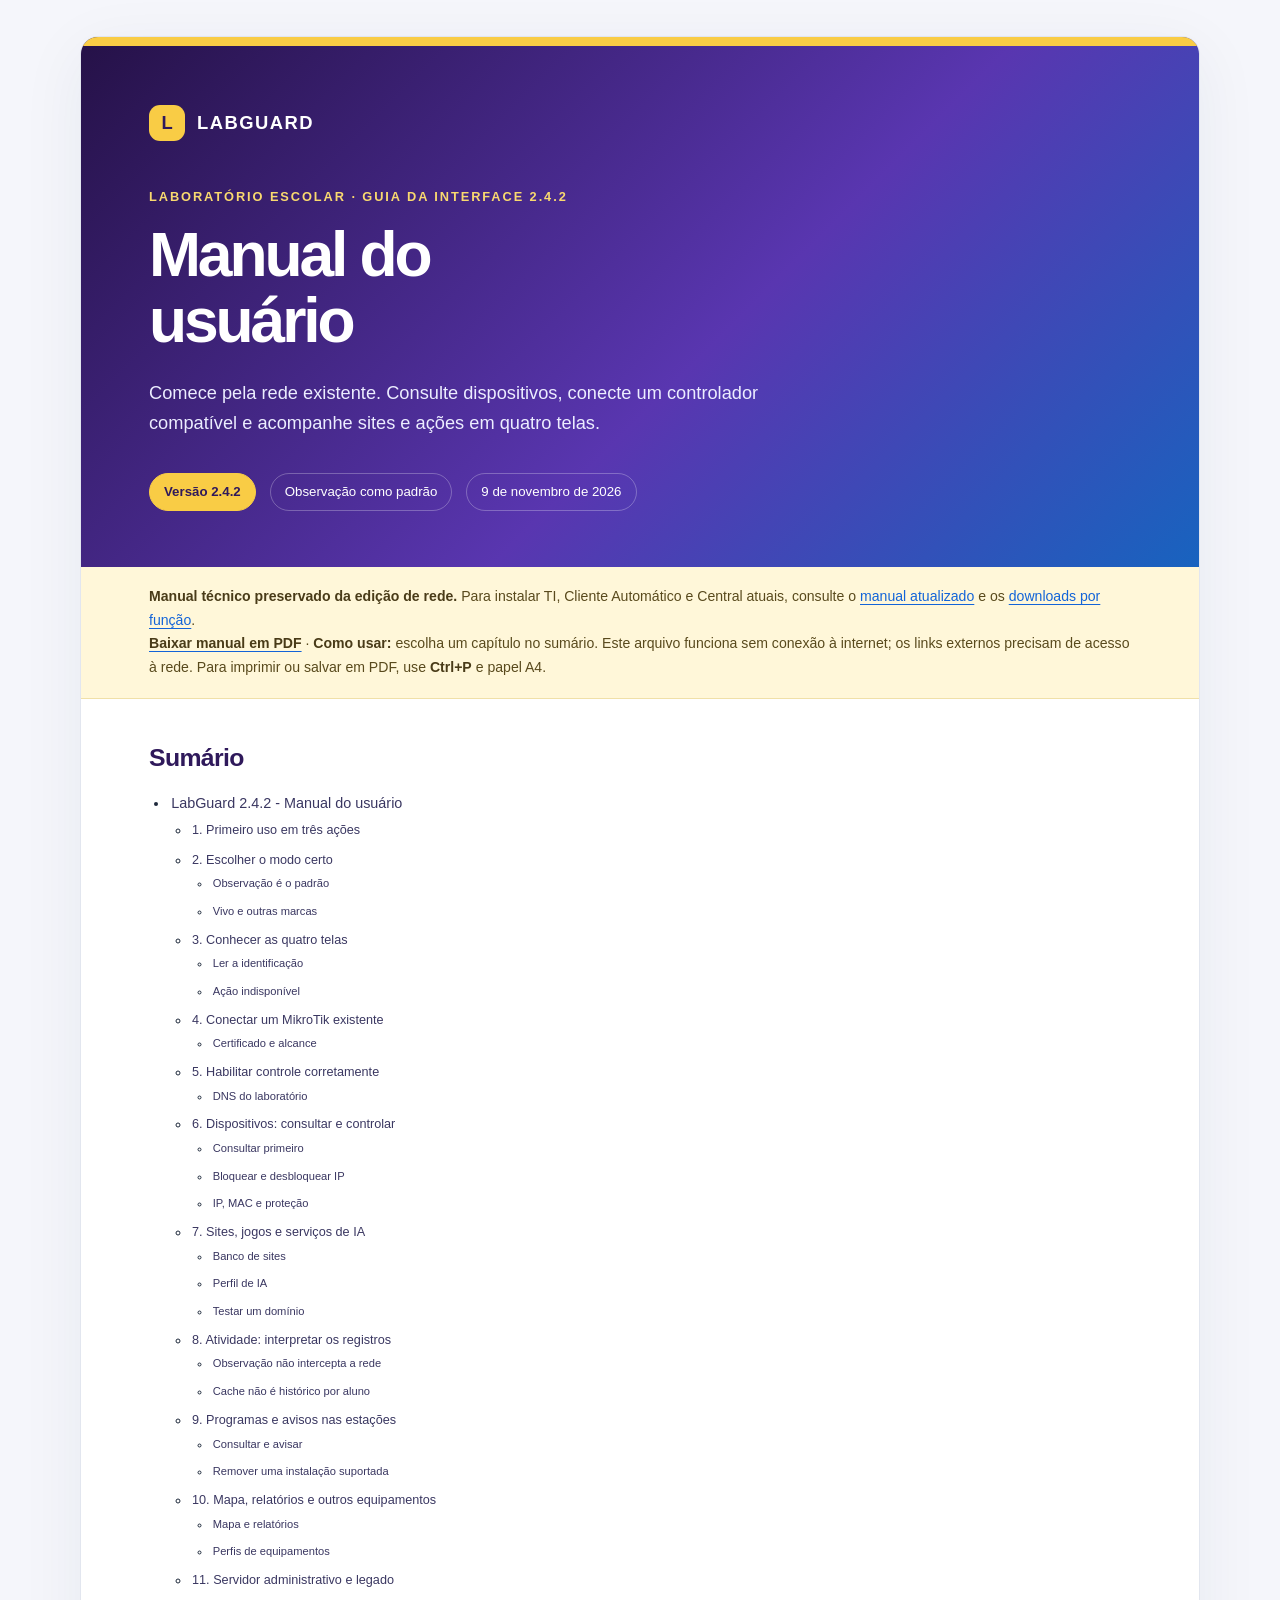
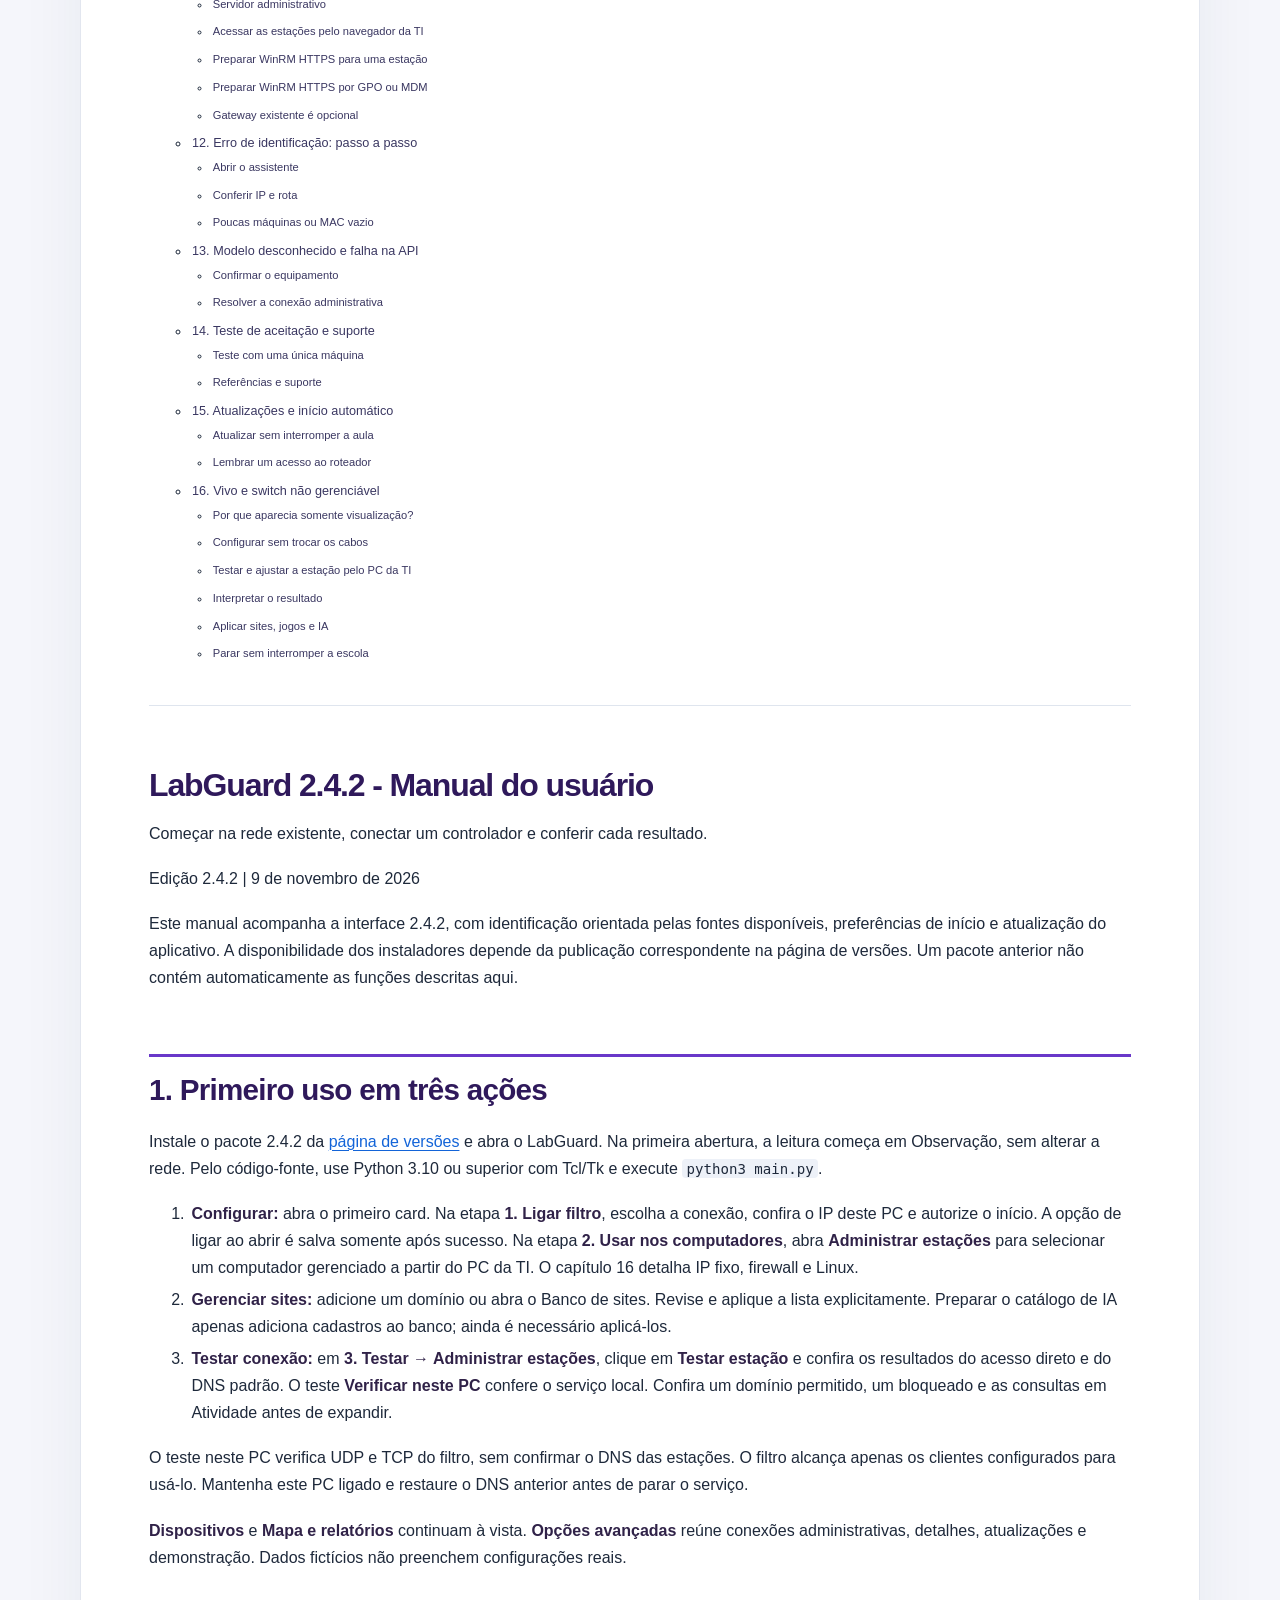
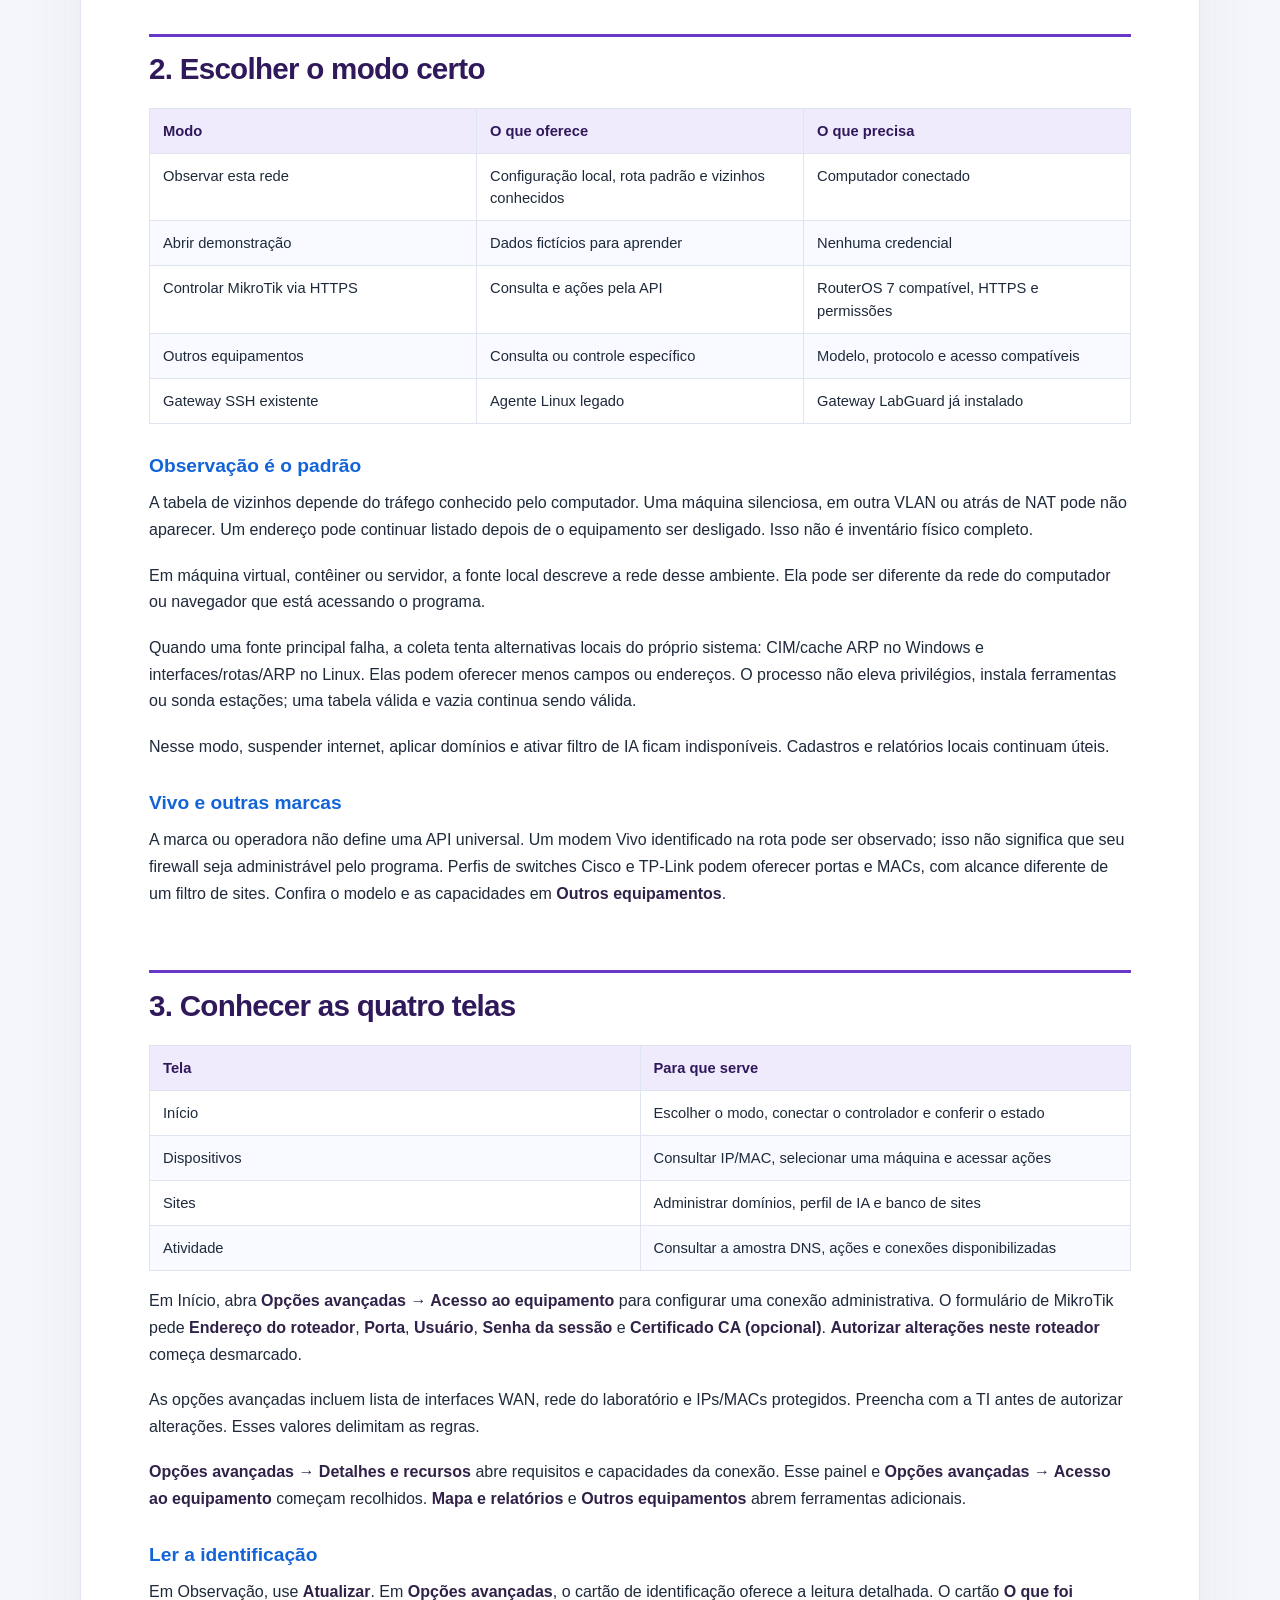
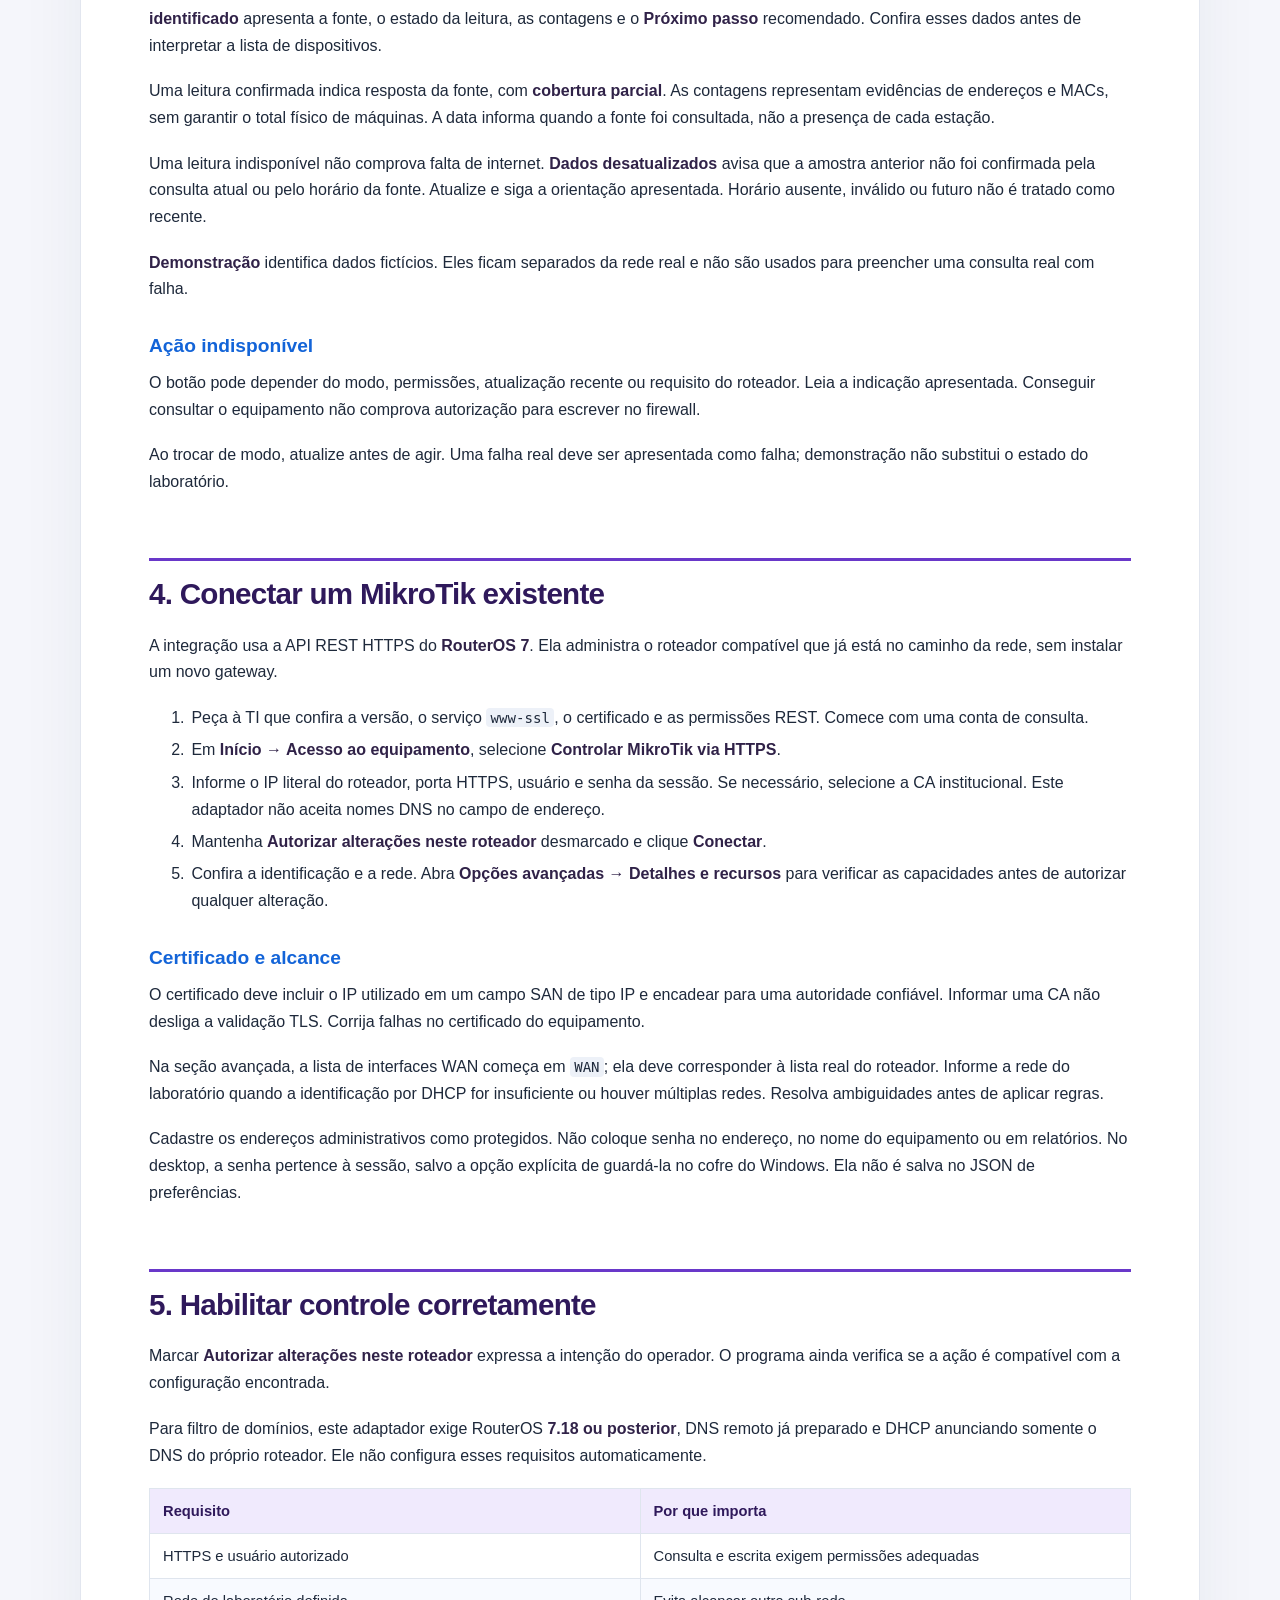
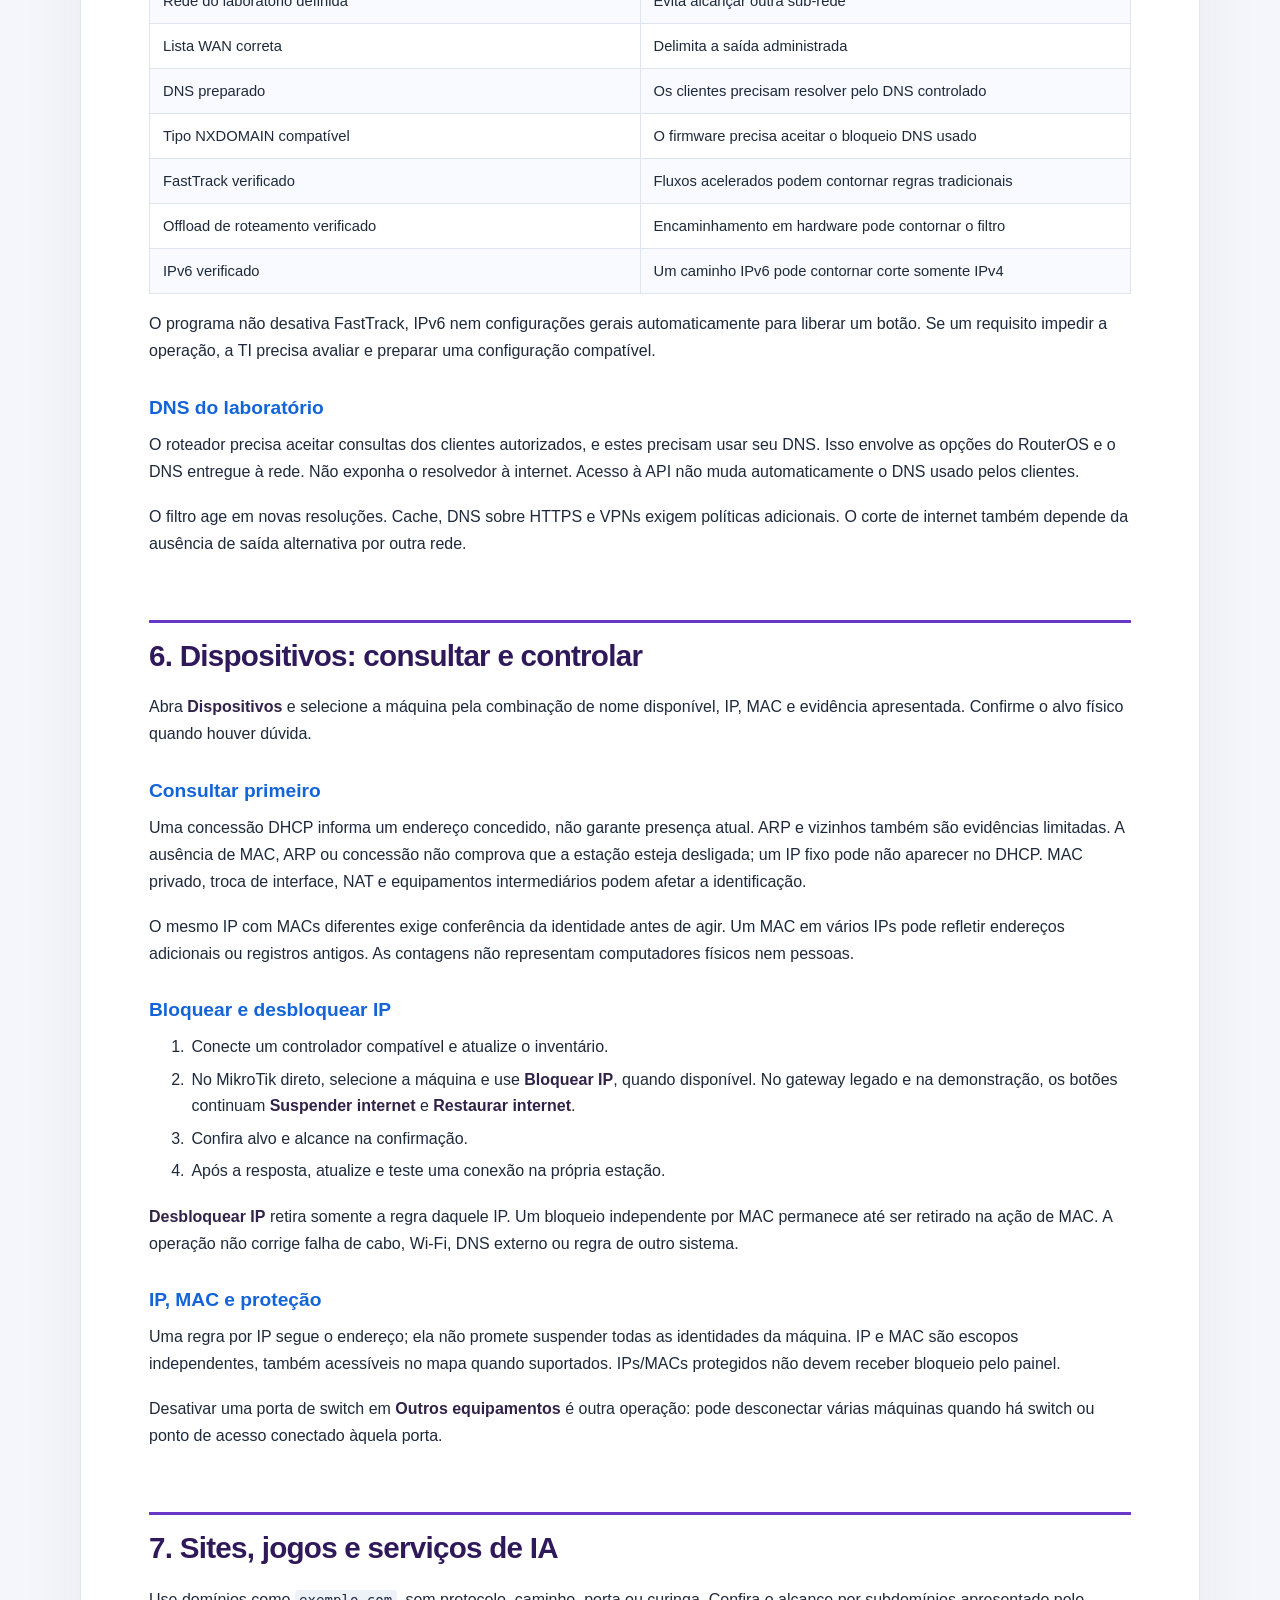
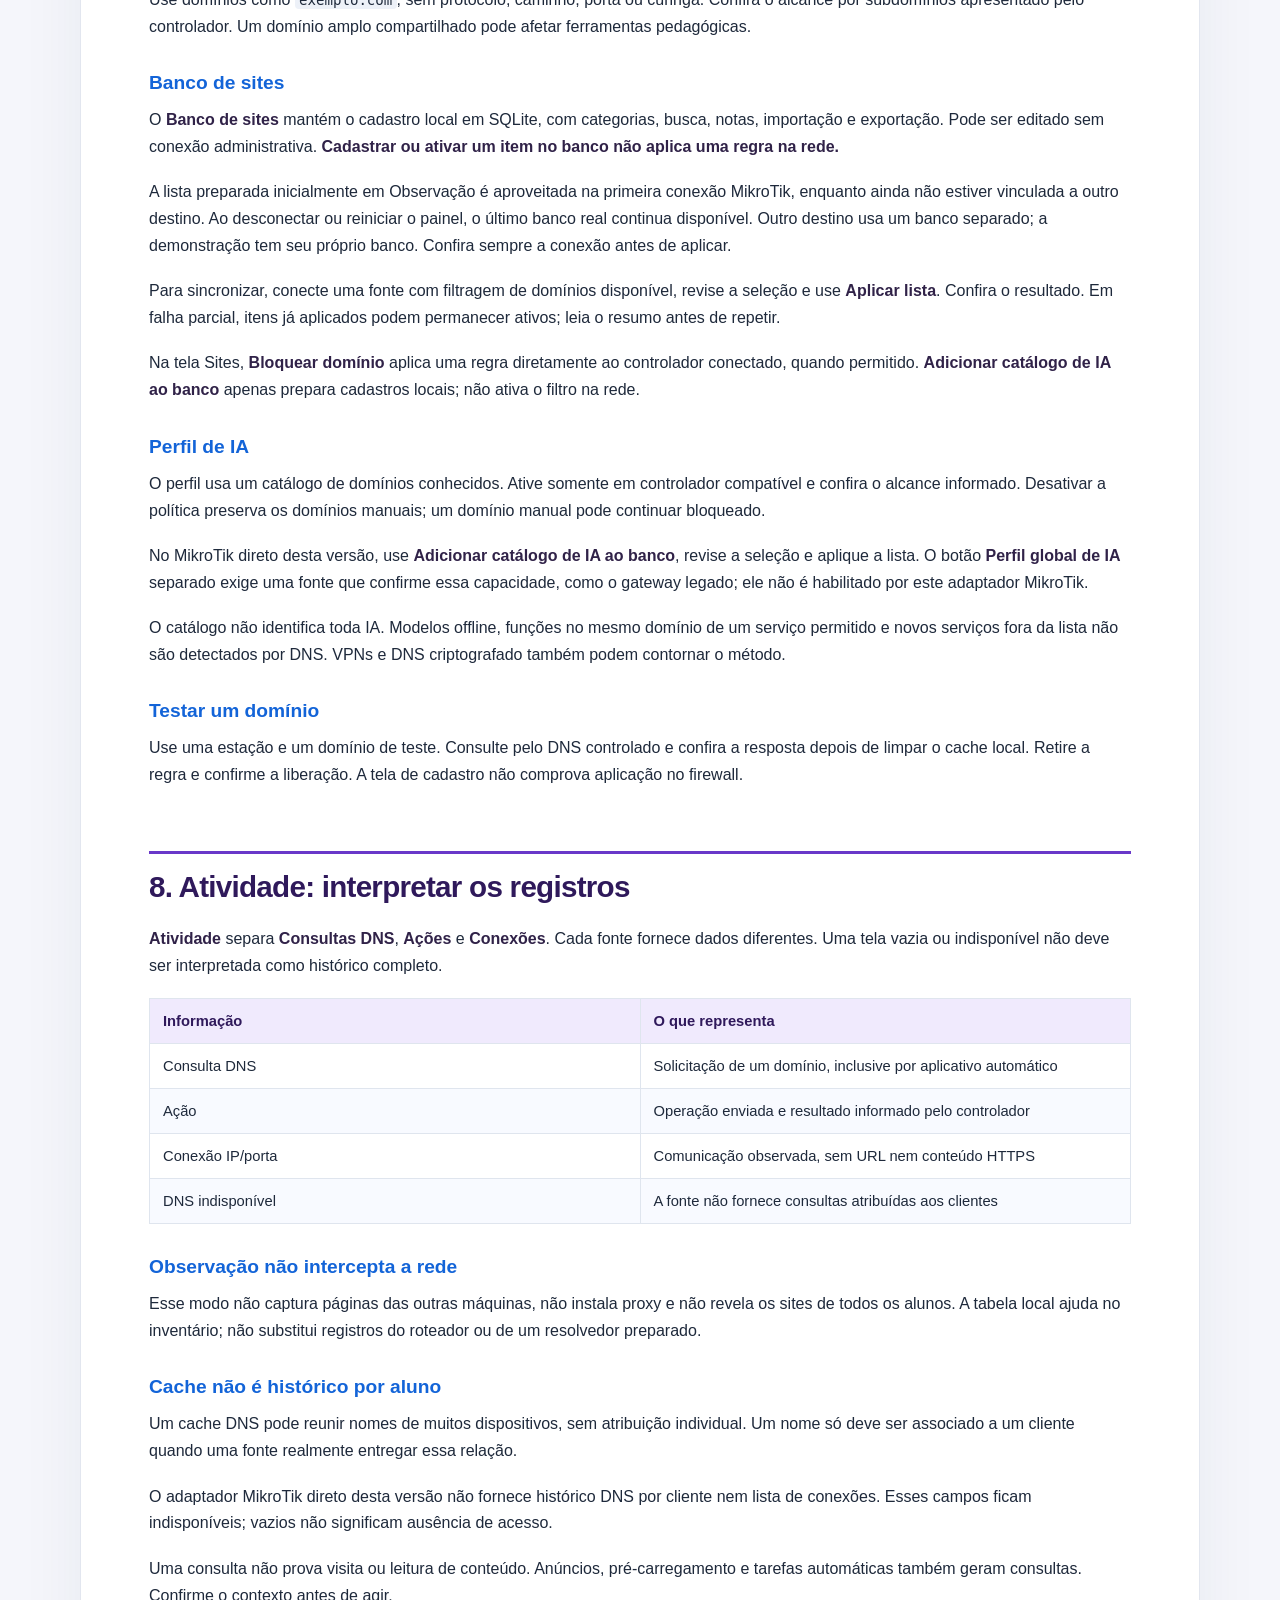
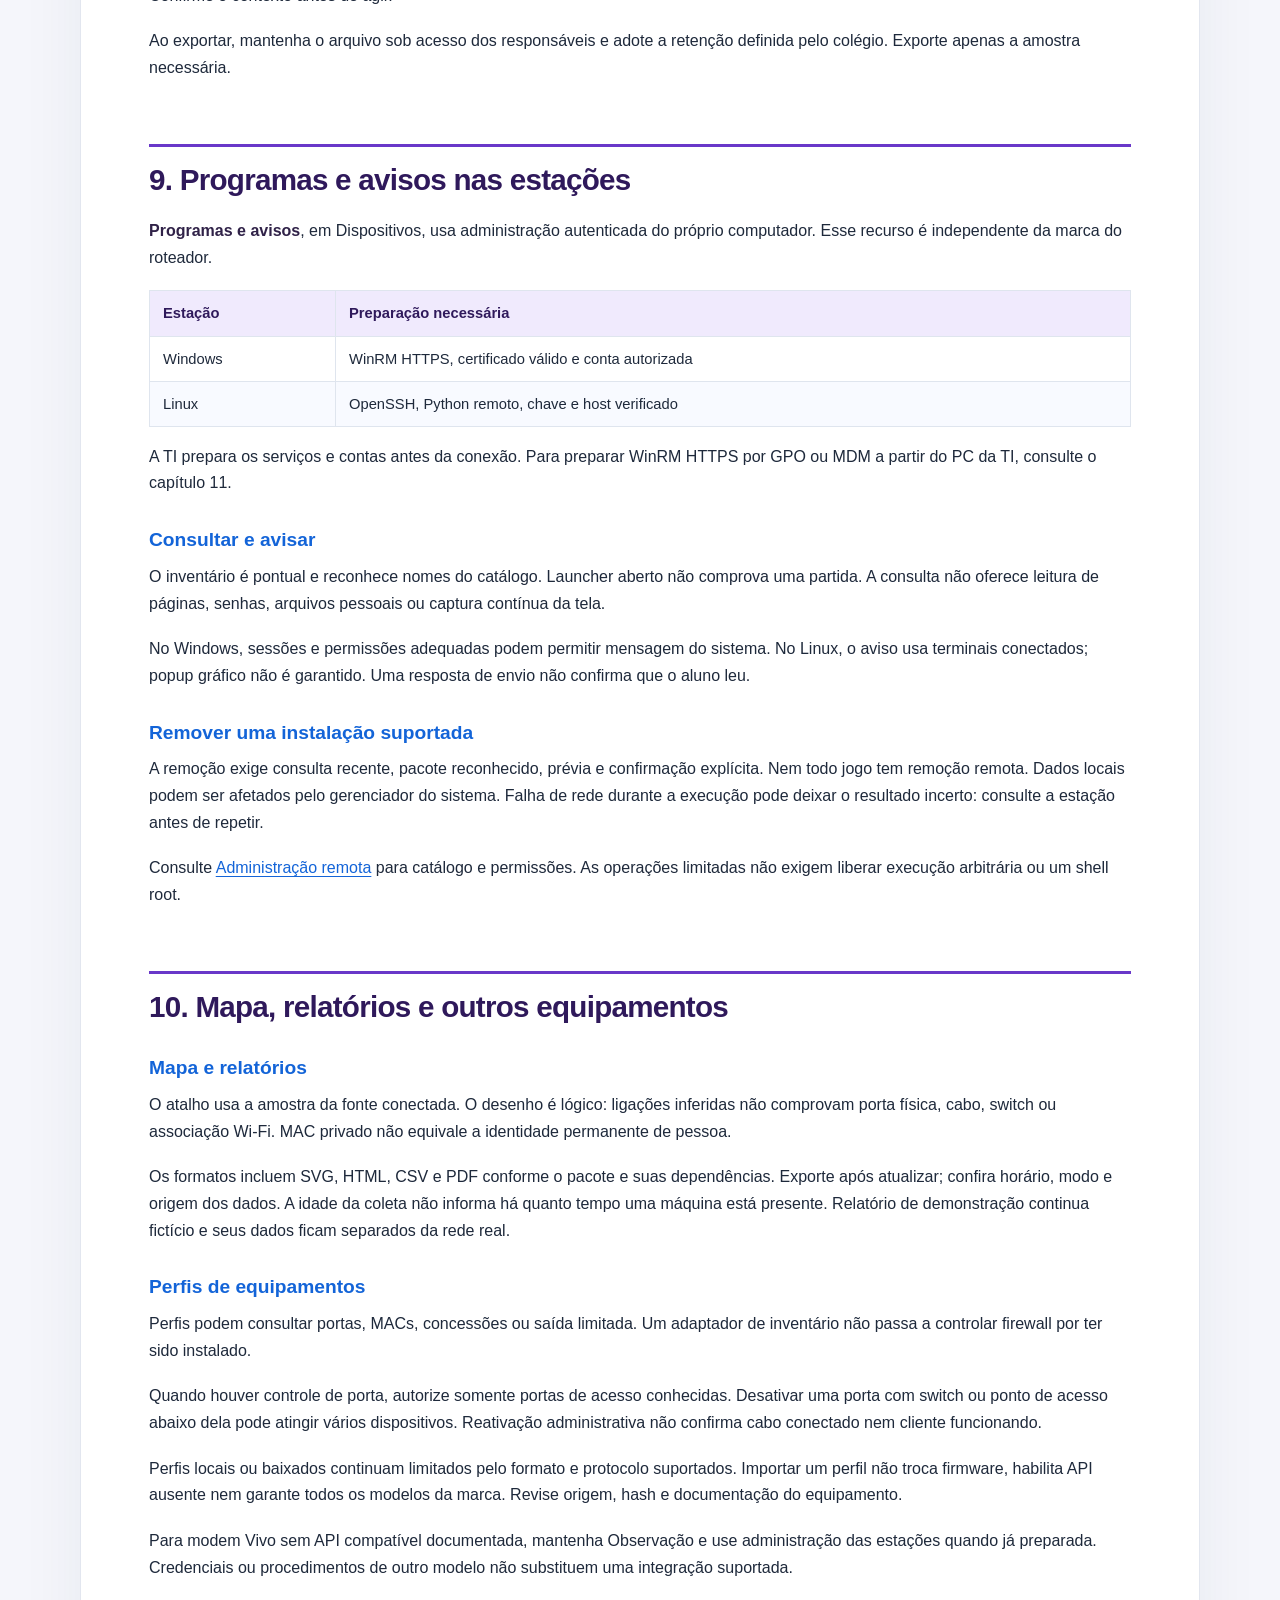
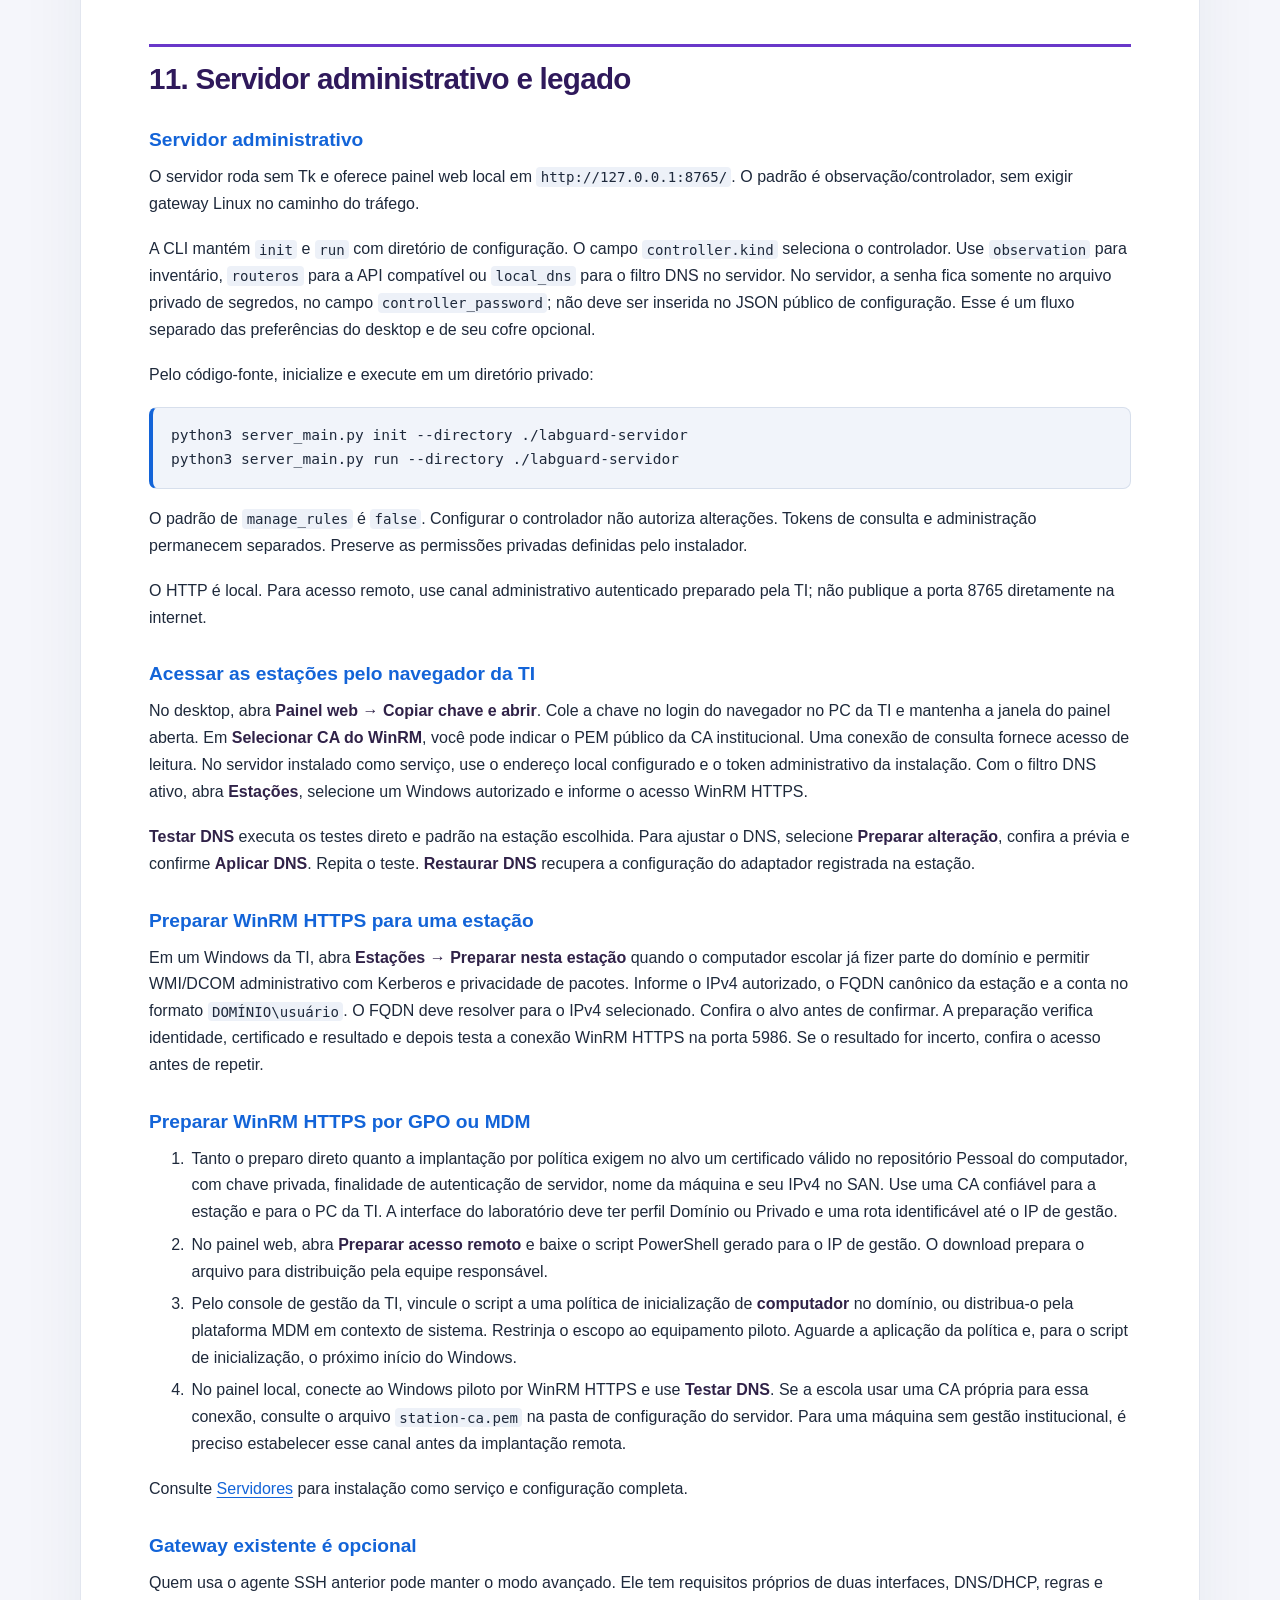
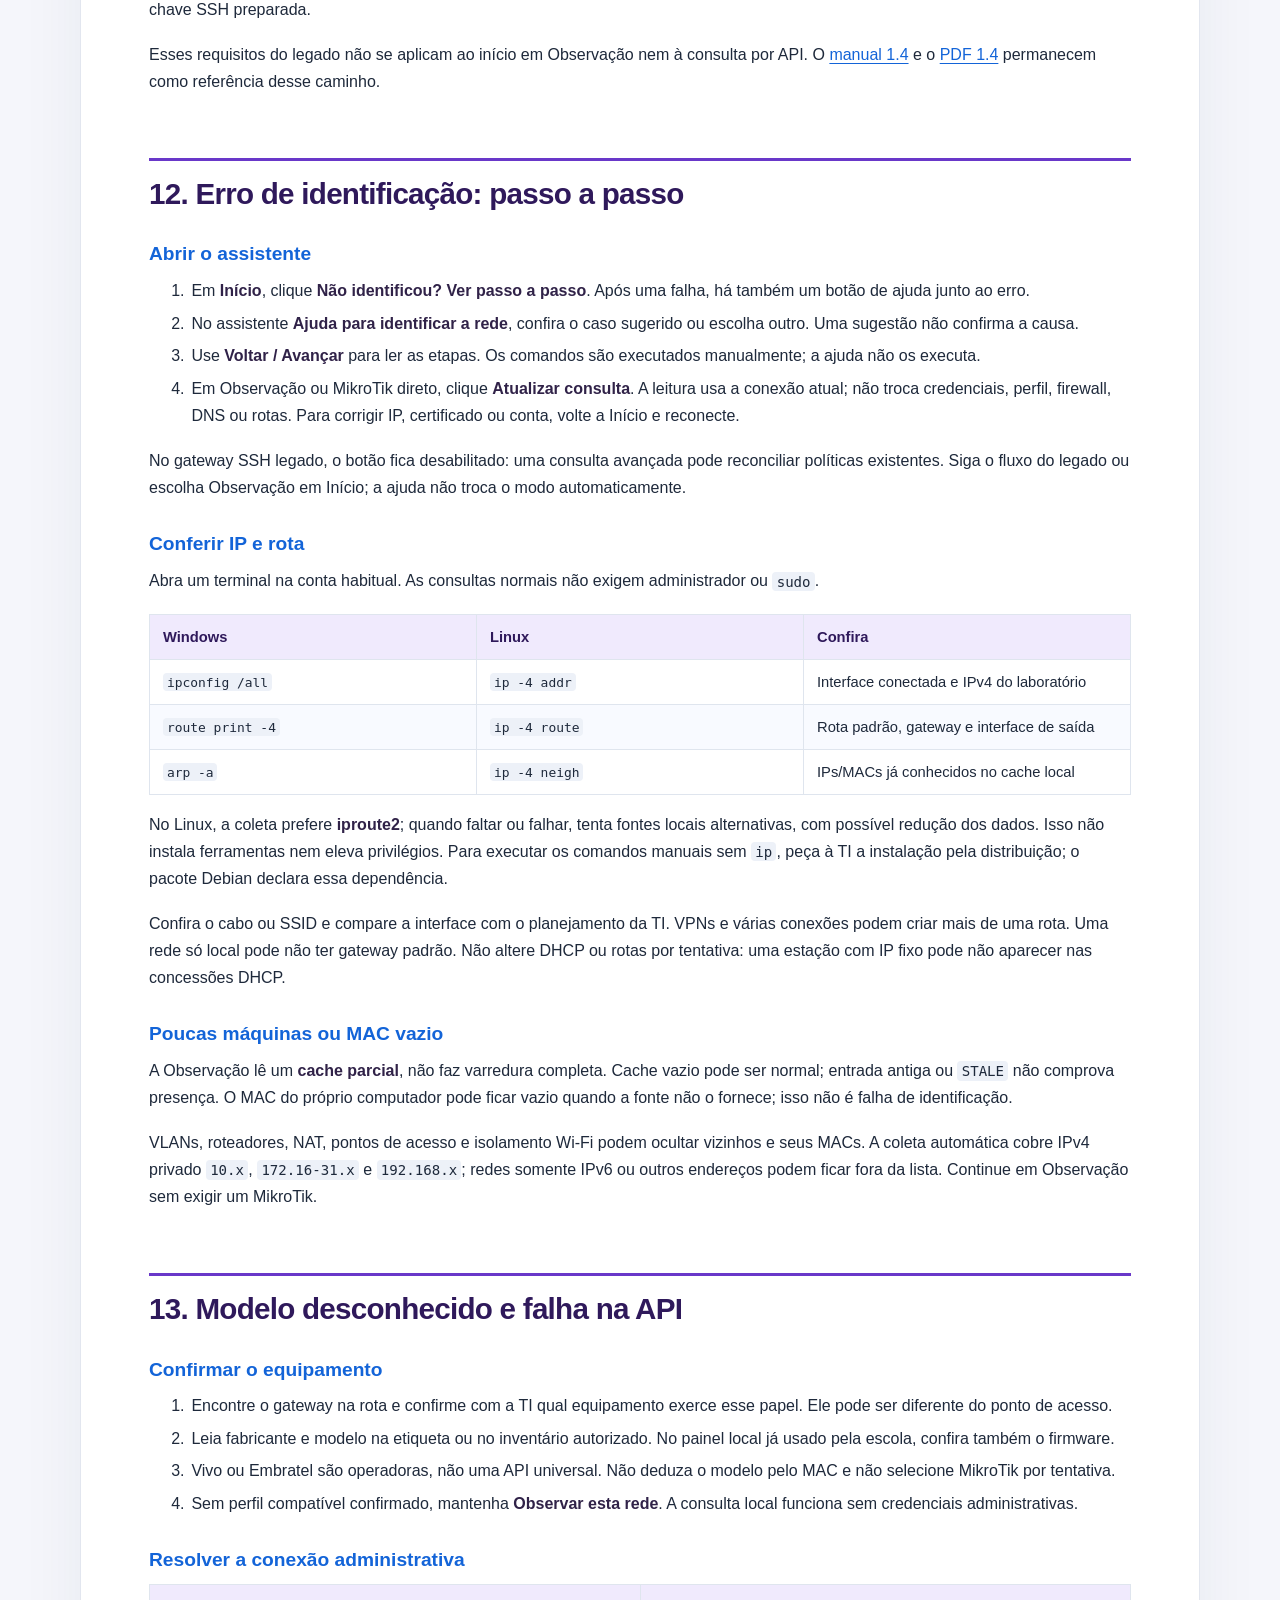
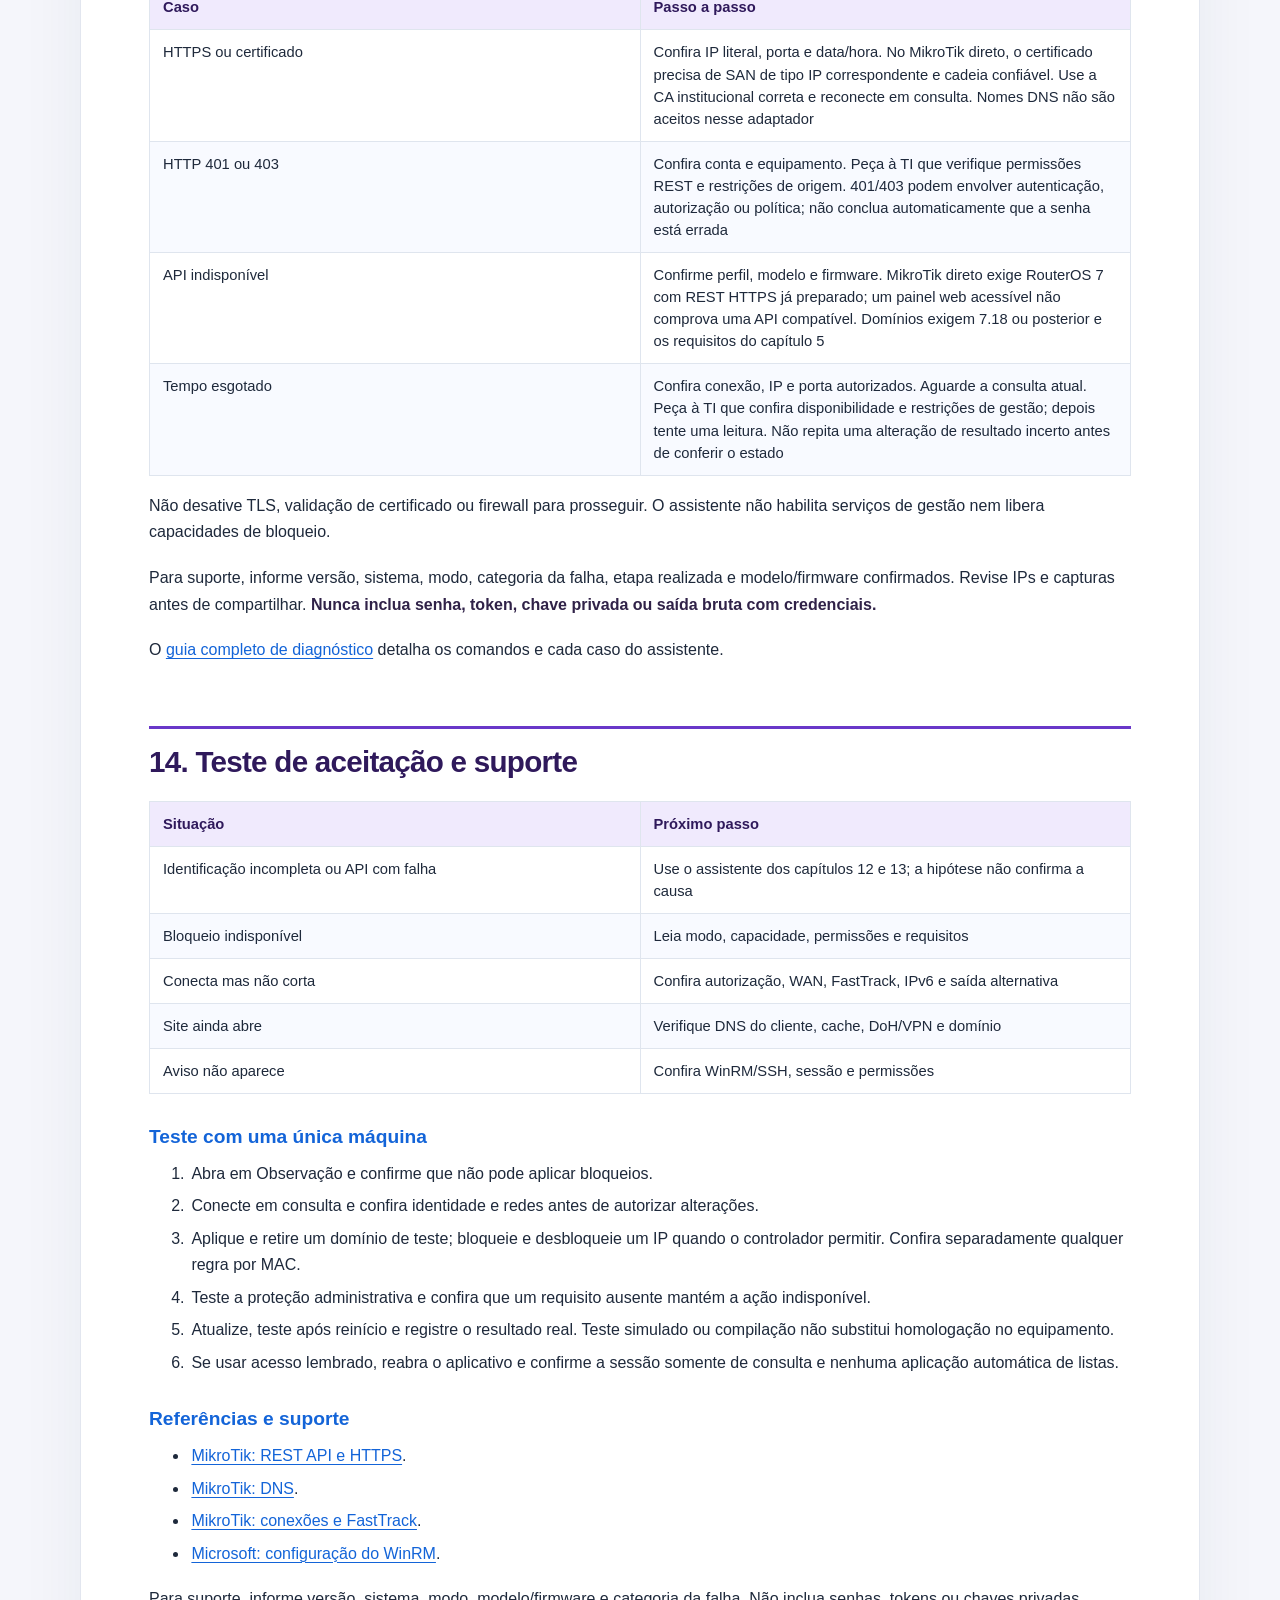
<file: website/manual2/index.html>
<!doctype html>
<html lang="pt-BR">
<head>
<meta charset="utf-8">
<meta name="viewport" content="width=device-width,initial-scale=1">
<meta name="color-scheme" content="light">
<title>LabGuard 2.4.2 · Manual do usuário</title>
<style>
:root{--purple:#6938c9;--deep:#2f195b;--blue:#1364d8;--yellow:#f9cc45;--ink:#1e293b;--muted:#596477;--line:#dfe5ee;--paper:#fff;--wash:#f5f6fb;--lavender:#f0eafd}
*{box-sizing:border-box}html{scroll-behavior:smooth;scroll-padding-top:24px}body{margin:0;background:var(--wash);color:var(--ink);font-family:Arial,"Liberation Sans",sans-serif;font-size:16px;line-height:1.68}a{color:var(--blue);text-decoration-thickness:1px;text-underline-offset:3px}a:hover{color:var(--purple)}a:focus-visible{outline:3px solid var(--yellow);outline-offset:4px}p,ul,ol,dl,blockquote,pre,table{margin:0 0 1.15em}h1,h2,h3,h4{line-height:1.22;color:var(--deep);font-weight:750}h1{font-size:2.5rem;letter-spacing:-.035em;margin:0 0 .5em}h2{font-size:1.85rem;letter-spacing:-.025em;margin:2.1em 0 .7em;padding-top:.5em;border-top:3px solid var(--purple)}h3{font-size:1.2rem;margin:1.6em 0 .65em;color:var(--blue)}h4{font-size:1.05rem;margin:1.4em 0 .55em}li{padding-left:.15em;margin:.35em 0}li>p{margin-bottom:.6em}strong{color:#302248}hr{border:0;border-top:1px solid var(--line);margin:2em 0}code,kbd{font-family:"DejaVu Sans Mono","Liberation Mono",monospace;font-size:.88em;background:#edf1f8;border-radius:4px;padding:.12em .3em;overflow-wrap:anywhere}pre{background:#f1f4fa;border:1px solid #d7dfec;border-left:4px solid var(--blue);border-radius:8px;padding:16px 18px;overflow-x:auto;line-height:1.5;font-size:.91rem;white-space:pre-wrap;overflow-wrap:anywhere}pre code{background:none;padding:0;border-radius:0;font-size:inherit}blockquote{margin-left:0;padding:16px 20px;border-left:5px solid var(--yellow);background:#fff9e5;border-radius:0 8px 8px 0;color:#4b4228}blockquote p:last-child{margin-bottom:0}table{width:100%;border-collapse:collapse;font-size:.92rem;line-height:1.5;overflow-wrap:anywhere}th,td{border:1px solid var(--line);padding:11px 13px;text-align:left;vertical-align:top}th{background:var(--lavender);color:var(--deep);font-weight:700}tbody tr:nth-child(even){background:#f8faff}img{display:block;max-width:100%;height:auto;border:1px solid var(--line);border-radius:10px;margin:1.5em auto}svg{display:block;max-width:100%;height:auto;margin:1.5em auto}figure{margin:1.5em 0}figcaption{font-size:.86rem;color:var(--muted);text-align:center;margin-top:.5em}.document{max-width:1120px;margin:36px auto 60px;background:var(--paper);box-shadow:0 15px 65px #25285410;border:1px solid #e2e6ef;border-radius:18px;overflow:hidden}.cover{position:relative;padding:68px 68px 56px;background:linear-gradient(135deg,#251147 0%,#5936b0 57%,#1863bf 100%);color:#fff}.cover:before{content:"";position:absolute;left:0;top:0;width:100%;height:9px;background:var(--yellow)}.brand{font-weight:800;font-size:1.15rem;letter-spacing:.08em;margin-bottom:45px}.brand-mark{display:inline-flex;width:36px;height:36px;align-items:center;justify-content:center;background:var(--yellow);color:var(--deep);border-radius:11px;margin-right:12px;letter-spacing:0}.eyebrow{font-size:.8rem;letter-spacing:.15em;text-transform:uppercase;font-weight:700;color:#f9d96f;margin-bottom:15px}.cover h1{font-size:3.9rem;max-width:730px;color:#fff;font-weight:750;line-height:1.05;letter-spacing:-.05em;margin:0 0 24px}.subtitle{font-size:1.14rem;max-width:690px;line-height:1.65;color:#ecedff;margin:0 0 35px}.cover-meta{display:flex;gap:14px;flex-wrap:wrap}.cover-meta span{display:inline-block;border:1px solid #ffffff44;border-radius:50px;padding:7px 14px;font-size:.83rem;color:#fff}.cover-meta span:first-child{background:var(--yellow);border-color:var(--yellow);color:var(--deep);font-weight:700}.reading-note{padding:18px 68px;background:#fff7d9;border-bottom:1px solid #f0e0a8;font-size:.88rem;color:#594a1d}.reading-note strong{color:#493b18}#TOC{margin:0 68px;padding:44px 0 26px;border-bottom:1px solid var(--line)}#TOC h2{border:0;margin:0 0 20px;padding:0;font-size:1.55rem}#TOC>ul{columns:2;column-gap:42px;font-size:.9rem;line-height:1.5;padding-left:20px}#TOC li{break-inside:avoid;margin:0 0 11px}#TOC li ul{list-style:circle;padding-left:19px;margin:.5em 0 .9em;font-size:.88em}#TOC a{text-decoration:none;color:#3a3761}#TOC a:hover{text-decoration:underline;color:var(--blue)}main{padding:25px 68px 52px}main>h1:first-child{font-size:2rem;margin-top:1.1em}main>:first-child{margin-top:1.1em}.doc-footer{padding:22px 68px;background:#f0eafd;border-top:1px solid #ded3f7;color:#5b4b78;font-size:.83rem;display:flex;justify-content:space-between;gap:20px}.doc-footer a{color:var(--purple)}.footnotes{font-size:.88em;color:var(--muted)}.sourceCode .co{color:#586676}.sourceCode .st{color:#146442}.sourceCode .kw,.sourceCode .cf{color:#6938c9}.sourceCode .fu{color:#1458ac}
@media(max-width:900px){.document{margin:0;border-radius:0;border:0;box-shadow:none}.cover{padding:55px 28px 40px}.cover h1{font-size:3rem}.brand{margin-bottom:36px}.reading-note{padding:18px 28px}#TOC{margin:0 28px;padding-top:30px}#TOC>ul{columns:1}main{padding:20px 28px 40px}.doc-footer{padding:20px 28px}table{font-size:.85rem}th,td{padding:9px}h2{font-size:1.6rem}}
@media print{
@page{size:A4;margin:17mm 16mm 19mm;@bottom-left{content:"LabGuard 2.4.2 · Manual do usuário";font-family:Arial,sans-serif;font-size:8pt;color:#687082}@bottom-right{content:counter(page);font-family:Arial,sans-serif;font-size:8pt;color:#687082}}
html{scroll-behavior:auto}body{background:#fff;font-size:10.2pt;line-height:1.54;color:#202b3a;-webkit-print-color-adjust:exact;print-color-adjust:exact}.document{max-width:none;margin:0;background:#fff;border:0;border-radius:0;box-shadow:none;overflow:visible}.cover{padding:28mm 14mm 22mm;min-height:238mm;break-after:page;background:linear-gradient(140deg,#29134e,#5631a9 65%,#2364ba)}.cover:before{height:3mm}.brand{font-size:14pt;margin-bottom:25mm}.brand-mark{width:10mm;height:10mm;border-radius:3mm}.eyebrow{font-size:8.4pt;letter-spacing:.12em;margin-bottom:6mm}.cover h1{font-size:43pt;max-width:140mm;margin-bottom:10mm;line-height:1.08}.subtitle{font-size:13pt;line-height:1.7;margin-bottom:14mm;max-width:140mm}.cover-meta{gap:3mm}.cover-meta span{font-size:8.5pt;padding:2mm 4mm}.reading-note{padding:5mm 0;font-size:9pt;border:0;background:none;color:#4b4f5b}.reading-note strong{color:#2f195b}#TOC{margin:0;padding:7mm 0 3mm;border:0;break-after:page}#TOC h2{font-size:21pt;break-before:auto;padding:0;border:0}#TOC>ul{columns:1;column-gap:0;font-size:9.8pt;line-height:1.45;padding-left:6mm}#TOC li{margin-bottom:2.2mm}#TOC li ul{margin:1mm 0 2mm;font-size:8.8pt}main{padding:0}main>h1:first-child{font-size:23pt;margin-top:3mm;break-before:auto}h2{font-size:21pt;margin:0 0 6mm;padding-top:4mm;border-top:1mm solid var(--purple);break-before:page}h3{font-size:13pt;margin:6mm 0 3mm}h4{font-size:11pt}h1,h2,h3,h4{break-after:avoid}p,li{orphans:3;widows:3}p,ul,ol,dl,blockquote,pre,table{margin-bottom:3.8mm}li{margin:1.4mm 0}table{font-size:8.7pt;line-height:1.42;break-inside:auto}th,td{padding:2.5mm 3mm}thead{display:table-header-group}tr{break-inside:avoid}pre{font-size:8.4pt;line-height:1.45;padding:3.5mm 4mm;border-radius:2mm;break-inside:avoid}blockquote{padding:4mm 5mm;break-inside:avoid}svg{width:100%;max-height:70mm;height:auto;break-inside:avoid}img{max-height:70mm;object-fit:contain;break-inside:avoid;border-radius:2mm}a{color:#164c9f;text-decoration:none}main a[href^="https://"]{overflow-wrap:anywhere}.doc-footer{margin-top:9mm;padding:5mm 0;background:none;border-top:1px solid var(--line);font-size:8pt;color:#596477}.doc-footer a[href="#inicio"]{display:none}.footnotes{font-size:8.5pt}}
</style>
</head>
<body>
<div class="document">
<header class="cover" id="inicio">
<div class="brand"><span class="brand-mark" aria-hidden="true">L</span>LABGUARD</div>
<p class="eyebrow">Laboratório escolar · Guia da interface 2.4.2</p>
<h1>Manual do<br>usuário</h1>
<p class="subtitle">Comece pela rede existente. Consulte dispositivos, conecte um controlador compatível e acompanhe sites e ações em quatro telas.</p>
<div class="cover-meta"><span>Versão 2.4.2</span><span>Observação como padrão</span><span>9 de novembro de 2026</span></div>
</header>
<div class="reading-note"><strong>Manual técnico preservado da edição de rede.</strong> Para instalar TI, Cliente Automático e Central atuais, consulte o <a href="../manual-atual/">manual atualizado</a> e os <a href="../downloads/">downloads por função</a>.<br><a href="Manual_LabGuard_2.pdf"><strong>Baixar manual em PDF</strong></a> · <strong>Como usar:</strong> escolha um capítulo no sumário. Este arquivo funciona sem conexão à internet; os links externos precisam de acesso à rede. Para imprimir ou salvar em PDF, use <strong>Ctrl+P</strong> e papel A4.</div>
<nav id="TOC" role="doc-toc" aria-label="Sumário">
<h2>Sumário</h2>
<ul>
<li><a href="#labguard-2.4.2---manual-do-usuário"
id="toc-labguard-2.4.2---manual-do-usuário">LabGuard 2.4.2 - Manual do
usuário</a>
<ul>
<li><a href="#primeiro-uso-em-três-ações"
id="toc-primeiro-uso-em-três-ações">1. Primeiro uso em três
ações</a></li>
<li><a href="#escolher-o-modo-certo" id="toc-escolher-o-modo-certo">2.
Escolher o modo certo</a>
<ul>
<li><a href="#observação-é-o-padrão"
id="toc-observação-é-o-padrão">Observação é o padrão</a></li>
<li><a href="#vivo-e-outras-marcas" id="toc-vivo-e-outras-marcas">Vivo e
outras marcas</a></li>
</ul></li>
<li><a href="#conhecer-as-quatro-telas"
id="toc-conhecer-as-quatro-telas">3. Conhecer as quatro telas</a>
<ul>
<li><a href="#ler-a-identificação" id="toc-ler-a-identificação">Ler a
identificação</a></li>
<li><a href="#ação-indisponível" id="toc-ação-indisponível">Ação
indisponível</a></li>
</ul></li>
<li><a href="#conectar-um-mikrotik-existente"
id="toc-conectar-um-mikrotik-existente">4. Conectar um MikroTik
existente</a>
<ul>
<li><a href="#certificado-e-alcance"
id="toc-certificado-e-alcance">Certificado e alcance</a></li>
</ul></li>
<li><a href="#habilitar-controle-corretamente"
id="toc-habilitar-controle-corretamente">5. Habilitar controle
corretamente</a>
<ul>
<li><a href="#dns-do-laboratório" id="toc-dns-do-laboratório">DNS do
laboratório</a></li>
</ul></li>
<li><a href="#dispositivos-consultar-e-controlar"
id="toc-dispositivos-consultar-e-controlar">6. Dispositivos: consultar e
controlar</a>
<ul>
<li><a href="#consultar-primeiro" id="toc-consultar-primeiro">Consultar
primeiro</a></li>
<li><a href="#bloquear-e-desbloquear-ip"
id="toc-bloquear-e-desbloquear-ip">Bloquear e desbloquear IP</a></li>
<li><a href="#ip-mac-e-proteção" id="toc-ip-mac-e-proteção">IP, MAC e
proteção</a></li>
</ul></li>
<li><a href="#sites-jogos-e-serviços-de-ia"
id="toc-sites-jogos-e-serviços-de-ia">7. Sites, jogos e serviços de
IA</a>
<ul>
<li><a href="#banco-de-sites" id="toc-banco-de-sites">Banco de
sites</a></li>
<li><a href="#perfil-de-ia" id="toc-perfil-de-ia">Perfil de IA</a></li>
<li><a href="#testar-um-domínio" id="toc-testar-um-domínio">Testar um
domínio</a></li>
</ul></li>
<li><a href="#atividade-interpretar-os-registros"
id="toc-atividade-interpretar-os-registros">8. Atividade: interpretar os
registros</a>
<ul>
<li><a href="#observação-não-intercepta-a-rede"
id="toc-observação-não-intercepta-a-rede">Observação não intercepta a
rede</a></li>
<li><a href="#cache-não-é-histórico-por-aluno"
id="toc-cache-não-é-histórico-por-aluno">Cache não é histórico por
aluno</a></li>
</ul></li>
<li><a href="#programas-e-avisos-nas-estações"
id="toc-programas-e-avisos-nas-estações">9. Programas e avisos nas
estações</a>
<ul>
<li><a href="#consultar-e-avisar" id="toc-consultar-e-avisar">Consultar
e avisar</a></li>
<li><a href="#remover-uma-instalação-suportada"
id="toc-remover-uma-instalação-suportada">Remover uma instalação
suportada</a></li>
</ul></li>
<li><a href="#mapa-relatórios-e-outros-equipamentos"
id="toc-mapa-relatórios-e-outros-equipamentos">10. Mapa, relatórios e
outros equipamentos</a>
<ul>
<li><a href="#mapa-e-relatórios" id="toc-mapa-e-relatórios">Mapa e
relatórios</a></li>
<li><a href="#perfis-de-equipamentos"
id="toc-perfis-de-equipamentos">Perfis de equipamentos</a></li>
</ul></li>
<li><a href="#servidor-administrativo-e-legado"
id="toc-servidor-administrativo-e-legado">11. Servidor administrativo e
legado</a>
<ul>
<li><a href="#servidor-administrativo"
id="toc-servidor-administrativo">Servidor administrativo</a></li>
<li><a href="#acessar-as-estações-pelo-navegador-da-ti"
id="toc-acessar-as-estações-pelo-navegador-da-ti">Acessar as estações
pelo navegador da TI</a></li>
<li><a href="#preparar-winrm-https-para-uma-estação"
id="toc-preparar-winrm-https-para-uma-estação">Preparar WinRM HTTPS para
uma estação</a></li>
<li><a href="#preparar-winrm-https-por-gpo-ou-mdm"
id="toc-preparar-winrm-https-por-gpo-ou-mdm">Preparar WinRM HTTPS por
GPO ou MDM</a></li>
<li><a href="#gateway-existente-é-opcional"
id="toc-gateway-existente-é-opcional">Gateway existente é
opcional</a></li>
</ul></li>
<li><a href="#erro-de-identificacao" id="toc-erro-de-identificacao">12.
Erro de identificação: passo a passo</a>
<ul>
<li><a href="#abrir-o-assistente" id="toc-abrir-o-assistente">Abrir o
assistente</a></li>
<li><a href="#conferir-ip-e-rota" id="toc-conferir-ip-e-rota">Conferir
IP e rota</a></li>
<li><a href="#poucas-máquinas-ou-mac-vazio"
id="toc-poucas-máquinas-ou-mac-vazio">Poucas máquinas ou MAC
vazio</a></li>
</ul></li>
<li><a href="#modelo-desconhecido-e-falha-na-api"
id="toc-modelo-desconhecido-e-falha-na-api">13. Modelo desconhecido e
falha na API</a>
<ul>
<li><a href="#confirmar-o-equipamento"
id="toc-confirmar-o-equipamento">Confirmar o equipamento</a></li>
<li><a href="#resolver-a-conexão-administrativa"
id="toc-resolver-a-conexão-administrativa">Resolver a conexão
administrativa</a></li>
</ul></li>
<li><a href="#teste-de-aceitação-e-suporte"
id="toc-teste-de-aceitação-e-suporte">14. Teste de aceitação e
suporte</a>
<ul>
<li><a href="#teste-com-uma-única-máquina"
id="toc-teste-com-uma-única-máquina">Teste com uma única
máquina</a></li>
<li><a href="#referências-e-suporte"
id="toc-referências-e-suporte">Referências e suporte</a></li>
</ul></li>
<li><a href="#atualizacoes-e-inicio" id="toc-atualizacoes-e-inicio">15.
Atualizações e início automático</a>
<ul>
<li><a href="#atualizar-sem-interromper-a-aula"
id="toc-atualizar-sem-interromper-a-aula">Atualizar sem interromper a
aula</a></li>
<li><a href="#lembrar-um-acesso-ao-roteador"
id="toc-lembrar-um-acesso-ao-roteador">Lembrar um acesso ao
roteador</a></li>
</ul></li>
<li><a href="#vivo-e-switch-simples" id="toc-vivo-e-switch-simples">16.
Vivo e switch não gerenciável</a>
<ul>
<li><a href="#por-que-aparecia-somente-visualização"
id="toc-por-que-aparecia-somente-visualização">Por que aparecia somente
visualização?</a></li>
<li><a href="#configurar-sem-trocar-os-cabos"
id="toc-configurar-sem-trocar-os-cabos">Configurar sem trocar os
cabos</a></li>
<li><a href="#testar-e-ajustar-a-estação-pelo-pc-da-ti"
id="toc-testar-e-ajustar-a-estação-pelo-pc-da-ti">Testar e ajustar a
estação pelo PC da TI</a></li>
<li><a href="#interpretar-o-resultado"
id="toc-interpretar-o-resultado">Interpretar o resultado</a></li>
<li><a href="#aplicar-sites-jogos-e-ia"
id="toc-aplicar-sites-jogos-e-ia">Aplicar sites, jogos e IA</a></li>
<li><a href="#parar-sem-interromper-a-escola"
id="toc-parar-sem-interromper-a-escola">Parar sem interromper a
escola</a></li>
</ul></li>
</ul></li>
</ul>
</nav>
<main id="conteudo">
<h1 id="labguard-2.4.2---manual-do-usuário">LabGuard 2.4.2 - Manual do
usuário</h1>
<p>Começar na rede existente, conectar um controlador e conferir cada
resultado.</p>
<p>Edição 2.4.2 | 9 de novembro de 2026</p>
<p>Este manual acompanha a interface 2.4.2, com identificação orientada
pelas fontes disponíveis, preferências de início e atualização do
aplicativo. A disponibilidade dos instaladores depende da publicação
correspondente na página de versões. Um pacote anterior não contém
automaticamente as funções descritas aqui.</p>
<h2 id="primeiro-uso-em-três-ações">1. Primeiro uso em três ações</h2>
<p>Instale o pacote 2.4.2 da <a
href="https://github.com/perabru/LabGuard/releases">página de
versões</a> e abra o LabGuard. Na primeira abertura, a leitura começa em
Observação, sem alterar a rede. Pelo código-fonte, use Python 3.10 ou
superior com Tcl/Tk e execute <code>python3 main.py</code>.</p>
<ol type="1">
<li><strong>Configurar:</strong> abra o primeiro card. Na etapa
<strong>1. Ligar filtro</strong>, escolha a conexão, confira o IP deste
PC e autorize o início. A opção de ligar ao abrir é salva somente após
sucesso. Na etapa <strong>2. Usar nos computadores</strong>, abra
<strong>Administrar estações</strong> para selecionar um computador
gerenciado a partir do PC da TI. O capítulo 16 detalha IP fixo, firewall
e Linux.</li>
<li><strong>Gerenciar sites:</strong> adicione um domínio ou abra o
Banco de sites. Revise e aplique a lista explicitamente. Preparar o
catálogo de IA apenas adiciona cadastros ao banco; ainda é necessário
aplicá-los.</li>
<li><strong>Testar conexão:</strong> em <strong>3. Testar → Administrar
estações</strong>, clique em <strong>Testar estação</strong> e confira
os resultados do acesso direto e do DNS padrão. O teste
<strong>Verificar neste PC</strong> confere o serviço local. Confira um
domínio permitido, um bloqueado e as consultas em Atividade antes de
expandir.</li>
</ol>
<p>O teste neste PC verifica UDP e TCP do filtro, sem confirmar o DNS
das estações. O filtro alcança apenas os clientes configurados para
usá-lo. Mantenha este PC ligado e restaure o DNS anterior antes de parar
o serviço.</p>
<p><strong>Dispositivos</strong> e <strong>Mapa e relatórios</strong>
continuam à vista. <strong>Opções avançadas</strong> reúne conexões
administrativas, detalhes, atualizações e demonstração. Dados fictícios
não preenchem configurações reais.</p>
<h2 id="escolher-o-modo-certo">2. Escolher o modo certo</h2>
<table>
<colgroup>
<col style="width: 33%" />
<col style="width: 33%" />
<col style="width: 33%" />
</colgroup>
<thead>
<tr class="header">
<th>Modo</th>
<th>O que oferece</th>
<th>O que precisa</th>
</tr>
</thead>
<tbody>
<tr class="odd">
<td>Observar esta rede</td>
<td>Configuração local, rota padrão e vizinhos conhecidos</td>
<td>Computador conectado</td>
</tr>
<tr class="even">
<td>Abrir demonstração</td>
<td>Dados fictícios para aprender</td>
<td>Nenhuma credencial</td>
</tr>
<tr class="odd">
<td>Controlar MikroTik via HTTPS</td>
<td>Consulta e ações pela API</td>
<td>RouterOS 7 compatível, HTTPS e permissões</td>
</tr>
<tr class="even">
<td>Outros equipamentos</td>
<td>Consulta ou controle específico</td>
<td>Modelo, protocolo e acesso compatíveis</td>
</tr>
<tr class="odd">
<td>Gateway SSH existente</td>
<td>Agente Linux legado</td>
<td>Gateway LabGuard já instalado</td>
</tr>
</tbody>
</table>
<h3 id="observação-é-o-padrão">Observação é o padrão</h3>
<p>A tabela de vizinhos depende do tráfego conhecido pelo computador.
Uma máquina silenciosa, em outra VLAN ou atrás de NAT pode não aparecer.
Um endereço pode continuar listado depois de o equipamento ser
desligado. Isso não é inventário físico completo.</p>
<p>Em máquina virtual, contêiner ou servidor, a fonte local descreve a
rede desse ambiente. Ela pode ser diferente da rede do computador ou
navegador que está acessando o programa.</p>
<p>Quando uma fonte principal falha, a coleta tenta alternativas locais
do próprio sistema: CIM/cache ARP no Windows e interfaces/rotas/ARP no
Linux. Elas podem oferecer menos campos ou endereços. O processo não
eleva privilégios, instala ferramentas ou sonda estações; uma tabela
válida e vazia continua sendo válida.</p>
<p>Nesse modo, suspender internet, aplicar domínios e ativar filtro de
IA ficam indisponíveis. Cadastros e relatórios locais continuam
úteis.</p>
<h3 id="vivo-e-outras-marcas">Vivo e outras marcas</h3>
<p>A marca ou operadora não define uma API universal. Um modem Vivo
identificado na rota pode ser observado; isso não significa que seu
firewall seja administrável pelo programa. Perfis de switches Cisco e
TP-Link podem oferecer portas e MACs, com alcance diferente de um filtro
de sites. Confira o modelo e as capacidades em <strong>Outros
equipamentos</strong>.</p>
<h2 id="conhecer-as-quatro-telas">3. Conhecer as quatro telas</h2>
<table>
<colgroup>
<col style="width: 50%" />
<col style="width: 50%" />
</colgroup>
<thead>
<tr class="header">
<th>Tela</th>
<th>Para que serve</th>
</tr>
</thead>
<tbody>
<tr class="odd">
<td>Início</td>
<td>Escolher o modo, conectar o controlador e conferir o estado</td>
</tr>
<tr class="even">
<td>Dispositivos</td>
<td>Consultar IP/MAC, selecionar uma máquina e acessar ações</td>
</tr>
<tr class="odd">
<td>Sites</td>
<td>Administrar domínios, perfil de IA e banco de sites</td>
</tr>
<tr class="even">
<td>Atividade</td>
<td>Consultar a amostra DNS, ações e conexões disponibilizadas</td>
</tr>
</tbody>
</table>
<p>Em Início, abra <strong>Opções avançadas → Acesso ao
equipamento</strong> para configurar uma conexão administrativa. O
formulário de MikroTik pede <strong>Endereço do roteador</strong>,
<strong>Porta</strong>, <strong>Usuário</strong>, <strong>Senha da
sessão</strong> e <strong>Certificado CA (opcional)</strong>.
<strong>Autorizar alterações neste roteador</strong> começa
desmarcado.</p>
<p>As opções avançadas incluem lista de interfaces WAN, rede do
laboratório e IPs/MACs protegidos. Preencha com a TI antes de autorizar
alterações. Esses valores delimitam as regras.</p>
<p><strong>Opções avançadas → Detalhes e recursos</strong> abre
requisitos e capacidades da conexão. Esse painel e <strong>Opções
avançadas → Acesso ao equipamento</strong> começam recolhidos.
<strong>Mapa e relatórios</strong> e <strong>Outros
equipamentos</strong> abrem ferramentas adicionais.</p>
<h3 id="ler-a-identificação">Ler a identificação</h3>
<p>Em Observação, use <strong>Atualizar</strong>. Em <strong>Opções
avançadas</strong>, o cartão de identificação oferece a leitura
detalhada. O cartão <strong>O que foi identificado</strong> apresenta a
fonte, o estado da leitura, as contagens e o <strong>Próximo
passo</strong> recomendado. Confira esses dados antes de interpretar a
lista de dispositivos.</p>
<p>Uma leitura confirmada indica resposta da fonte, com
<strong>cobertura parcial</strong>. As contagens representam evidências
de endereços e MACs, sem garantir o total físico de máquinas. A data
informa quando a fonte foi consultada, não a presença de cada
estação.</p>
<p>Uma leitura indisponível não comprova falta de internet.
<strong>Dados desatualizados</strong> avisa que a amostra anterior não
foi confirmada pela consulta atual ou pelo horário da fonte. Atualize e
siga a orientação apresentada. Horário ausente, inválido ou futuro não é
tratado como recente.</p>
<p><strong>Demonstração</strong> identifica dados fictícios. Eles ficam
separados da rede real e não são usados para preencher uma consulta real
com falha.</p>
<h3 id="ação-indisponível">Ação indisponível</h3>
<p>O botão pode depender do modo, permissões, atualização recente ou
requisito do roteador. Leia a indicação apresentada. Conseguir consultar
o equipamento não comprova autorização para escrever no firewall.</p>
<p>Ao trocar de modo, atualize antes de agir. Uma falha real deve ser
apresentada como falha; demonstração não substitui o estado do
laboratório.</p>
<h2 id="conectar-um-mikrotik-existente">4. Conectar um MikroTik
existente</h2>
<p>A integração usa a API REST HTTPS do <strong>RouterOS 7</strong>. Ela
administra o roteador compatível que já está no caminho da rede, sem
instalar um novo gateway.</p>
<ol type="1">
<li>Peça à TI que confira a versão, o serviço <code>www-ssl</code>, o
certificado e as permissões REST. Comece com uma conta de consulta.</li>
<li>Em <strong>Início → Acesso ao equipamento</strong>, selecione
<strong>Controlar MikroTik via HTTPS</strong>.</li>
<li>Informe o IP literal do roteador, porta HTTPS, usuário e senha da
sessão. Se necessário, selecione a CA institucional. Este adaptador não
aceita nomes DNS no campo de endereço.</li>
<li>Mantenha <strong>Autorizar alterações neste roteador</strong>
desmarcado e clique <strong>Conectar</strong>.</li>
<li>Confira a identificação e a rede. Abra <strong>Opções avançadas →
Detalhes e recursos</strong> para verificar as capacidades antes de
autorizar qualquer alteração.</li>
</ol>
<h3 id="certificado-e-alcance">Certificado e alcance</h3>
<p>O certificado deve incluir o IP utilizado em um campo SAN de tipo IP
e encadear para uma autoridade confiável. Informar uma CA não desliga a
validação TLS. Corrija falhas no certificado do equipamento.</p>
<p>Na seção avançada, a lista de interfaces WAN começa em
<code>WAN</code>; ela deve corresponder à lista real do roteador.
Informe a rede do laboratório quando a identificação por DHCP for
insuficiente ou houver múltiplas redes. Resolva ambiguidades antes de
aplicar regras.</p>
<p>Cadastre os endereços administrativos como protegidos. Não coloque
senha no endereço, no nome do equipamento ou em relatórios. No desktop,
a senha pertence à sessão, salvo a opção explícita de guardá-la no cofre
do Windows. Ela não é salva no JSON de preferências.</p>
<h2 id="habilitar-controle-corretamente">5. Habilitar controle
corretamente</h2>
<p>Marcar <strong>Autorizar alterações neste roteador</strong> expressa
a intenção do operador. O programa ainda verifica se a ação é compatível
com a configuração encontrada.</p>
<p>Para filtro de domínios, este adaptador exige RouterOS <strong>7.18
ou posterior</strong>, DNS remoto já preparado e DHCP anunciando somente
o DNS do próprio roteador. Ele não configura esses requisitos
automaticamente.</p>
<table>
<colgroup>
<col style="width: 50%" />
<col style="width: 50%" />
</colgroup>
<thead>
<tr class="header">
<th>Requisito</th>
<th>Por que importa</th>
</tr>
</thead>
<tbody>
<tr class="odd">
<td>HTTPS e usuário autorizado</td>
<td>Consulta e escrita exigem permissões adequadas</td>
</tr>
<tr class="even">
<td>Rede do laboratório definida</td>
<td>Evita alcançar outra sub-rede</td>
</tr>
<tr class="odd">
<td>Lista WAN correta</td>
<td>Delimita a saída administrada</td>
</tr>
<tr class="even">
<td>DNS preparado</td>
<td>Os clientes precisam resolver pelo DNS controlado</td>
</tr>
<tr class="odd">
<td>Tipo NXDOMAIN compatível</td>
<td>O firmware precisa aceitar o bloqueio DNS usado</td>
</tr>
<tr class="even">
<td>FastTrack verificado</td>
<td>Fluxos acelerados podem contornar regras tradicionais</td>
</tr>
<tr class="odd">
<td>Offload de roteamento verificado</td>
<td>Encaminhamento em hardware pode contornar o filtro</td>
</tr>
<tr class="even">
<td>IPv6 verificado</td>
<td>Um caminho IPv6 pode contornar corte somente IPv4</td>
</tr>
</tbody>
</table>
<p>O programa não desativa FastTrack, IPv6 nem configurações gerais
automaticamente para liberar um botão. Se um requisito impedir a
operação, a TI precisa avaliar e preparar uma configuração
compatível.</p>
<h3 id="dns-do-laboratório">DNS do laboratório</h3>
<p>O roteador precisa aceitar consultas dos clientes autorizados, e
estes precisam usar seu DNS. Isso envolve as opções do RouterOS e o DNS
entregue à rede. Não exponha o resolvedor à internet. Acesso à API não
muda automaticamente o DNS usado pelos clientes.</p>
<p>O filtro age em novas resoluções. Cache, DNS sobre HTTPS e VPNs
exigem políticas adicionais. O corte de internet também depende da
ausência de saída alternativa por outra rede.</p>
<h2 id="dispositivos-consultar-e-controlar">6. Dispositivos: consultar e
controlar</h2>
<p>Abra <strong>Dispositivos</strong> e selecione a máquina pela
combinação de nome disponível, IP, MAC e evidência apresentada. Confirme
o alvo físico quando houver dúvida.</p>
<h3 id="consultar-primeiro">Consultar primeiro</h3>
<p>Uma concessão DHCP informa um endereço concedido, não garante
presença atual. ARP e vizinhos também são evidências limitadas. A
ausência de MAC, ARP ou concessão não comprova que a estação esteja
desligada; um IP fixo pode não aparecer no DHCP. MAC privado, troca de
interface, NAT e equipamentos intermediários podem afetar a
identificação.</p>
<p>O mesmo IP com MACs diferentes exige conferência da identidade antes
de agir. Um MAC em vários IPs pode refletir endereços adicionais ou
registros antigos. As contagens não representam computadores físicos nem
pessoas.</p>
<h3 id="bloquear-e-desbloquear-ip">Bloquear e desbloquear IP</h3>
<ol type="1">
<li>Conecte um controlador compatível e atualize o inventário.</li>
<li>No MikroTik direto, selecione a máquina e use <strong>Bloquear
IP</strong>, quando disponível. No gateway legado e na demonstração, os
botões continuam <strong>Suspender internet</strong> e <strong>Restaurar
internet</strong>.</li>
<li>Confira alvo e alcance na confirmação.</li>
<li>Após a resposta, atualize e teste uma conexão na própria
estação.</li>
</ol>
<p><strong>Desbloquear IP</strong> retira somente a regra daquele IP. Um
bloqueio independente por MAC permanece até ser retirado na ação de MAC.
A operação não corrige falha de cabo, Wi-Fi, DNS externo ou regra de
outro sistema.</p>
<h3 id="ip-mac-e-proteção">IP, MAC e proteção</h3>
<p>Uma regra por IP segue o endereço; ela não promete suspender todas as
identidades da máquina. IP e MAC são escopos independentes, também
acessíveis no mapa quando suportados. IPs/MACs protegidos não devem
receber bloqueio pelo painel.</p>
<p>Desativar uma porta de switch em <strong>Outros equipamentos</strong>
é outra operação: pode desconectar várias máquinas quando há switch ou
ponto de acesso conectado àquela porta.</p>
<h2 id="sites-jogos-e-serviços-de-ia">7. Sites, jogos e serviços de
IA</h2>
<p>Use domínios como <code>exemplo.com</code>, sem protocolo, caminho,
porta ou curinga. Confira o alcance por subdomínios apresentado pelo
controlador. Um domínio amplo compartilhado pode afetar ferramentas
pedagógicas.</p>
<h3 id="banco-de-sites">Banco de sites</h3>
<p>O <strong>Banco de sites</strong> mantém o cadastro local em SQLite,
com categorias, busca, notas, importação e exportação. Pode ser editado
sem conexão administrativa. <strong>Cadastrar ou ativar um item no banco
não aplica uma regra na rede.</strong></p>
<p>A lista preparada inicialmente em Observação é aproveitada na
primeira conexão MikroTik, enquanto ainda não estiver vinculada a outro
destino. Ao desconectar ou reiniciar o painel, o último banco real
continua disponível. Outro destino usa um banco separado; a demonstração
tem seu próprio banco. Confira sempre a conexão antes de aplicar.</p>
<p>Para sincronizar, conecte uma fonte com filtragem de domínios
disponível, revise a seleção e use <strong>Aplicar lista</strong>.
Confira o resultado. Em falha parcial, itens já aplicados podem
permanecer ativos; leia o resumo antes de repetir.</p>
<p>Na tela Sites, <strong>Bloquear domínio</strong> aplica uma regra
diretamente ao controlador conectado, quando permitido.
<strong>Adicionar catálogo de IA ao banco</strong> apenas prepara
cadastros locais; não ativa o filtro na rede.</p>
<h3 id="perfil-de-ia">Perfil de IA</h3>
<p>O perfil usa um catálogo de domínios conhecidos. Ative somente em
controlador compatível e confira o alcance informado. Desativar a
política preserva os domínios manuais; um domínio manual pode continuar
bloqueado.</p>
<p>No MikroTik direto desta versão, use <strong>Adicionar catálogo de IA
ao banco</strong>, revise a seleção e aplique a lista. O botão
<strong>Perfil global de IA</strong> separado exige uma fonte que
confirme essa capacidade, como o gateway legado; ele não é habilitado
por este adaptador MikroTik.</p>
<p>O catálogo não identifica toda IA. Modelos offline, funções no mesmo
domínio de um serviço permitido e novos serviços fora da lista não são
detectados por DNS. VPNs e DNS criptografado também podem contornar o
método.</p>
<h3 id="testar-um-domínio">Testar um domínio</h3>
<p>Use uma estação e um domínio de teste. Consulte pelo DNS controlado e
confira a resposta depois de limpar o cache local. Retire a regra e
confirme a liberação. A tela de cadastro não comprova aplicação no
firewall.</p>
<h2 id="atividade-interpretar-os-registros">8. Atividade: interpretar os
registros</h2>
<p><strong>Atividade</strong> separa <strong>Consultas DNS</strong>,
<strong>Ações</strong> e <strong>Conexões</strong>. Cada fonte fornece
dados diferentes. Uma tela vazia ou indisponível não deve ser
interpretada como histórico completo.</p>
<table>
<colgroup>
<col style="width: 50%" />
<col style="width: 50%" />
</colgroup>
<thead>
<tr class="header">
<th>Informação</th>
<th>O que representa</th>
</tr>
</thead>
<tbody>
<tr class="odd">
<td>Consulta DNS</td>
<td>Solicitação de um domínio, inclusive por aplicativo automático</td>
</tr>
<tr class="even">
<td>Ação</td>
<td>Operação enviada e resultado informado pelo controlador</td>
</tr>
<tr class="odd">
<td>Conexão IP/porta</td>
<td>Comunicação observada, sem URL nem conteúdo HTTPS</td>
</tr>
<tr class="even">
<td>DNS indisponível</td>
<td>A fonte não fornece consultas atribuídas aos clientes</td>
</tr>
</tbody>
</table>
<h3 id="observação-não-intercepta-a-rede">Observação não intercepta a
rede</h3>
<p>Esse modo não captura páginas das outras máquinas, não instala proxy
e não revela os sites de todos os alunos. A tabela local ajuda no
inventário; não substitui registros do roteador ou de um resolvedor
preparado.</p>
<h3 id="cache-não-é-histórico-por-aluno">Cache não é histórico por
aluno</h3>
<p>Um cache DNS pode reunir nomes de muitos dispositivos, sem atribuição
individual. Um nome só deve ser associado a um cliente quando uma fonte
realmente entregar essa relação.</p>
<p>O adaptador MikroTik direto desta versão não fornece histórico DNS
por cliente nem lista de conexões. Esses campos ficam indisponíveis;
vazios não significam ausência de acesso.</p>
<p>Uma consulta não prova visita ou leitura de conteúdo. Anúncios,
pré-carregamento e tarefas automáticas também geram consultas. Confirme
o contexto antes de agir.</p>
<p>Ao exportar, mantenha o arquivo sob acesso dos responsáveis e adote a
retenção definida pelo colégio. Exporte apenas a amostra necessária.</p>
<h2 id="programas-e-avisos-nas-estações">9. Programas e avisos nas
estações</h2>
<p><strong>Programas e avisos</strong>, em Dispositivos, usa
administração autenticada do próprio computador. Esse recurso é
independente da marca do roteador.</p>
<table>
<thead>
<tr class="header">
<th>Estação</th>
<th>Preparação necessária</th>
</tr>
</thead>
<tbody>
<tr class="odd">
<td>Windows</td>
<td>WinRM HTTPS, certificado válido e conta autorizada</td>
</tr>
<tr class="even">
<td>Linux</td>
<td>OpenSSH, Python remoto, chave e host verificado</td>
</tr>
</tbody>
</table>
<p>A TI prepara os serviços e contas antes da conexão. Para preparar
WinRM HTTPS por GPO ou MDM a partir do PC da TI, consulte o capítulo
11.</p>
<h3 id="consultar-e-avisar">Consultar e avisar</h3>
<p>O inventário é pontual e reconhece nomes do catálogo. Launcher aberto
não comprova uma partida. A consulta não oferece leitura de páginas,
senhas, arquivos pessoais ou captura contínua da tela.</p>
<p>No Windows, sessões e permissões adequadas podem permitir mensagem do
sistema. No Linux, o aviso usa terminais conectados; popup gráfico não é
garantido. Uma resposta de envio não confirma que o aluno leu.</p>
<h3 id="remover-uma-instalação-suportada">Remover uma instalação
suportada</h3>
<p>A remoção exige consulta recente, pacote reconhecido, prévia e
confirmação explícita. Nem todo jogo tem remoção remota. Dados locais
podem ser afetados pelo gerenciador do sistema. Falha de rede durante a
execução pode deixar o resultado incerto: consulte a estação antes de
repetir.</p>
<p>Consulte <a href="https://github.com/perabru/LabGuard/blob/main/docs/ADMINISTRACAO_REMOTA.md">Administração remota</a>
para catálogo e permissões. As operações limitadas não exigem liberar
execução arbitrária ou um shell root.</p>
<h2 id="mapa-relatórios-e-outros-equipamentos">10. Mapa, relatórios e
outros equipamentos</h2>
<h3 id="mapa-e-relatórios">Mapa e relatórios</h3>
<p>O atalho usa a amostra da fonte conectada. O desenho é lógico:
ligações inferidas não comprovam porta física, cabo, switch ou
associação Wi-Fi. MAC privado não equivale a identidade permanente de
pessoa.</p>
<p>Os formatos incluem SVG, HTML, CSV e PDF conforme o pacote e suas
dependências. Exporte após atualizar; confira horário, modo e origem dos
dados. A idade da coleta não informa há quanto tempo uma máquina está
presente. Relatório de demonstração continua fictício e seus dados ficam
separados da rede real.</p>
<h3 id="perfis-de-equipamentos">Perfis de equipamentos</h3>
<p>Perfis podem consultar portas, MACs, concessões ou saída limitada. Um
adaptador de inventário não passa a controlar firewall por ter sido
instalado.</p>
<p>Quando houver controle de porta, autorize somente portas de acesso
conhecidas. Desativar uma porta com switch ou ponto de acesso abaixo
dela pode atingir vários dispositivos. Reativação administrativa não
confirma cabo conectado nem cliente funcionando.</p>
<p>Perfis locais ou baixados continuam limitados pelo formato e
protocolo suportados. Importar um perfil não troca firmware, habilita
API ausente nem garante todos os modelos da marca. Revise origem, hash e
documentação do equipamento.</p>
<p>Para modem Vivo sem API compatível documentada, mantenha Observação e
use administração das estações quando já preparada. Credenciais ou
procedimentos de outro modelo não substituem uma integração
suportada.</p>
<h2 id="servidor-administrativo-e-legado">11. Servidor administrativo e
legado</h2>
<h3 id="servidor-administrativo">Servidor administrativo</h3>
<p>O servidor roda sem Tk e oferece painel web local em
<code>http://127.0.0.1:8765/</code>. O padrão é observação/controlador,
sem exigir gateway Linux no caminho do tráfego.</p>
<p>A CLI mantém <code>init</code> e <code>run</code> com diretório de
configuração. O campo <code>controller.kind</code> seleciona o
controlador. Use <code>observation</code> para inventário,
<code>routeros</code> para a API compatível ou <code>local_dns</code>
para o filtro DNS no servidor. No servidor, a senha fica somente no
arquivo privado de segredos, no campo <code>controller_password</code>;
não deve ser inserida no JSON público de configuração. Esse é um fluxo
separado das preferências do desktop e de seu cofre opcional.</p>
<p>Pelo código-fonte, inicialize e execute em um diretório privado:</p>
<div class="sourceCode" id="cb1"><pre
class="sourceCode bash"><code class="sourceCode bash"><span id="cb1-1"><a href="#cb1-1" aria-hidden="true" tabindex="-1"></a><span class="ex">python3</span> server_main.py init <span class="at">--directory</span> ./labguard-servidor</span>
<span id="cb1-2"><a href="#cb1-2" aria-hidden="true" tabindex="-1"></a><span class="ex">python3</span> server_main.py run <span class="at">--directory</span> ./labguard-servidor</span></code></pre></div>
<p>O padrão de <code>manage_rules</code> é <code>false</code>.
Configurar o controlador não autoriza alterações. Tokens de consulta e
administração permanecem separados. Preserve as permissões privadas
definidas pelo instalador.</p>
<p>O HTTP é local. Para acesso remoto, use canal administrativo
autenticado preparado pela TI; não publique a porta 8765 diretamente na
internet.</p>
<h3 id="acessar-as-estações-pelo-navegador-da-ti">Acessar as estações
pelo navegador da TI</h3>
<p>No desktop, abra <strong>Painel web → Copiar chave e abrir</strong>.
Cole a chave no login do navegador no PC da TI e mantenha a janela do
painel aberta. Em <strong>Selecionar CA do WinRM</strong>, você pode
indicar o PEM público da CA institucional. Uma conexão de consulta
fornece acesso de leitura. No servidor instalado como serviço, use o
endereço local configurado e o token administrativo da instalação. Com o
filtro DNS ativo, abra <strong>Estações</strong>, selecione um Windows
autorizado e informe o acesso WinRM HTTPS.</p>
<p><strong>Testar DNS</strong> executa os testes direto e padrão na
estação escolhida. Para ajustar o DNS, selecione <strong>Preparar
alteração</strong>, confira a prévia e confirme <strong>Aplicar
DNS</strong>. Repita o teste. <strong>Restaurar DNS</strong> recupera a
configuração do adaptador registrada na estação.</p>
<h3 id="preparar-winrm-https-para-uma-estação">Preparar WinRM HTTPS para
uma estação</h3>
<p>Em um Windows da TI, abra <strong>Estações → Preparar nesta
estação</strong> quando o computador escolar já fizer parte do domínio e
permitir WMI/DCOM administrativo com Kerberos e privacidade de pacotes.
Informe o IPv4 autorizado, o FQDN canônico da estação e a conta no
formato <code>DOMÍNIO\usuário</code>. O FQDN deve resolver para o IPv4
selecionado. Confira o alvo antes de confirmar. A preparação verifica
identidade, certificado e resultado e depois testa a conexão WinRM HTTPS
na porta 5986. Se o resultado for incerto, confira o acesso antes de
repetir.</p>
<h3 id="preparar-winrm-https-por-gpo-ou-mdm">Preparar WinRM HTTPS por
GPO ou MDM</h3>
<ol type="1">
<li>Tanto o preparo direto quanto a implantação por política exigem no
alvo um certificado válido no repositório Pessoal do computador, com
chave privada, finalidade de autenticação de servidor, nome da máquina e
seu IPv4 no SAN. Use uma CA confiável para a estação e para o PC da TI.
A interface do laboratório deve ter perfil Domínio ou Privado e uma rota
identificável até o IP de gestão.</li>
<li>No painel web, abra <strong>Preparar acesso remoto</strong> e baixe
o script PowerShell gerado para o IP de gestão. O download prepara o
arquivo para distribuição pela equipe responsável.</li>
<li>Pelo console de gestão da TI, vincule o script a uma política de
inicialização de <strong>computador</strong> no domínio, ou distribua-o
pela plataforma MDM em contexto de sistema. Restrinja o escopo ao
equipamento piloto. Aguarde a aplicação da política e, para o script de
inicialização, o próximo início do Windows.</li>
<li>No painel local, conecte ao Windows piloto por WinRM HTTPS e use
<strong>Testar DNS</strong>. Se a escola usar uma CA própria para essa
conexão, consulte o arquivo <code>station-ca.pem</code> na pasta de
configuração do servidor. Para uma máquina sem gestão institucional, é
preciso estabelecer esse canal antes da implantação remota.</li>
</ol>
<p>Consulte <a href="https://github.com/perabru/LabGuard/blob/main/docs/SERVIDORES.md">Servidores</a> para instalação como
serviço e configuração completa.</p>
<h3 id="gateway-existente-é-opcional">Gateway existente é opcional</h3>
<p>Quem usa o agente SSH anterior pode manter o modo avançado. Ele tem
requisitos próprios de duas interfaces, DNS/DHCP, regras e chave SSH
preparada.</p>
<p>Esses requisitos do legado não se aplicam ao início em Observação nem
à consulta por API. O <a href="https://github.com/perabru/LabGuard/blob/main/docs/MANUAL_DO_USUARIO.md">manual 1.4</a> e o
<a href="../manual/Manual_LabGuard_1.4.pdf">PDF 1.4</a> permanecem como referência
desse caminho.</p>
<h2 id="erro-de-identificacao">12. Erro de identificação: passo a
passo</h2>
<h3 id="abrir-o-assistente">Abrir o assistente</h3>
<ol type="1">
<li>Em <strong>Início</strong>, clique <strong>Não identificou? Ver
passo a passo</strong>. Após uma falha, há também um botão de ajuda
junto ao erro.</li>
<li>No assistente <strong>Ajuda para identificar a rede</strong>,
confira o caso sugerido ou escolha outro. Uma sugestão não confirma a
causa.</li>
<li>Use <strong>Voltar / Avançar</strong> para ler as etapas. Os
comandos são executados manualmente; a ajuda não os executa.</li>
<li>Em Observação ou MikroTik direto, clique <strong>Atualizar
consulta</strong>. A leitura usa a conexão atual; não troca credenciais,
perfil, firewall, DNS ou rotas. Para corrigir IP, certificado ou conta,
volte a Início e reconecte.</li>
</ol>
<p>No gateway SSH legado, o botão fica desabilitado: uma consulta
avançada pode reconciliar políticas existentes. Siga o fluxo do legado
ou escolha Observação em Início; a ajuda não troca o modo
automaticamente.</p>
<h3 id="conferir-ip-e-rota">Conferir IP e rota</h3>
<p>Abra um terminal na conta habitual. As consultas normais não exigem
administrador ou <code>sudo</code>.</p>
<table>
<colgroup>
<col style="width: 33%" />
<col style="width: 33%" />
<col style="width: 33%" />
</colgroup>
<thead>
<tr class="header">
<th>Windows</th>
<th>Linux</th>
<th>Confira</th>
</tr>
</thead>
<tbody>
<tr class="odd">
<td><code>ipconfig /all</code></td>
<td><code>ip -4 addr</code></td>
<td>Interface conectada e IPv4 do laboratório</td>
</tr>
<tr class="even">
<td><code>route print -4</code></td>
<td><code>ip -4 route</code></td>
<td>Rota padrão, gateway e interface de saída</td>
</tr>
<tr class="odd">
<td><code>arp -a</code></td>
<td><code>ip -4 neigh</code></td>
<td>IPs/MACs já conhecidos no cache local</td>
</tr>
</tbody>
</table>
<p>No Linux, a coleta prefere <strong>iproute2</strong>; quando faltar
ou falhar, tenta fontes locais alternativas, com possível redução dos
dados. Isso não instala ferramentas nem eleva privilégios. Para executar
os comandos manuais sem <code>ip</code>, peça à TI a instalação pela
distribuição; o pacote Debian declara essa dependência.</p>
<p>Confira o cabo ou SSID e compare a interface com o planejamento da
TI. VPNs e várias conexões podem criar mais de uma rota. Uma rede só
local pode não ter gateway padrão. Não altere DHCP ou rotas por
tentativa: uma estação com IP fixo pode não aparecer nas concessões
DHCP.</p>
<h3 id="poucas-máquinas-ou-mac-vazio">Poucas máquinas ou MAC vazio</h3>
<p>A Observação lê um <strong>cache parcial</strong>, não faz varredura
completa. Cache vazio pode ser normal; entrada antiga ou
<code>STALE</code> não comprova presença. O MAC do próprio computador
pode ficar vazio quando a fonte não o fornece; isso não é falha de
identificação.</p>
<p>VLANs, roteadores, NAT, pontos de acesso e isolamento Wi-Fi podem
ocultar vizinhos e seus MACs. A coleta automática cobre IPv4 privado
<code>10.x</code>, <code>172.16-31.x</code> e <code>192.168.x</code>;
redes somente IPv6 ou outros endereços podem ficar fora da lista.
Continue em Observação sem exigir um MikroTik.</p>
<h2 id="modelo-desconhecido-e-falha-na-api">13. Modelo desconhecido e
falha na API</h2>
<h3 id="confirmar-o-equipamento">Confirmar o equipamento</h3>
<ol type="1">
<li>Encontre o gateway na rota e confirme com a TI qual equipamento
exerce esse papel. Ele pode ser diferente do ponto de acesso.</li>
<li>Leia fabricante e modelo na etiqueta ou no inventário autorizado. No
painel local já usado pela escola, confira também o firmware.</li>
<li>Vivo ou Embratel são operadoras, não uma API universal. Não deduza o
modelo pelo MAC e não selecione MikroTik por tentativa.</li>
<li>Sem perfil compatível confirmado, mantenha <strong>Observar esta
rede</strong>. A consulta local funciona sem credenciais
administrativas.</li>
</ol>
<h3 id="resolver-a-conexão-administrativa">Resolver a conexão
administrativa</h3>
<table>
<colgroup>
<col style="width: 50%" />
<col style="width: 50%" />
</colgroup>
<thead>
<tr class="header">
<th>Caso</th>
<th>Passo a passo</th>
</tr>
</thead>
<tbody>
<tr class="odd">
<td>HTTPS ou certificado</td>
<td>Confira IP literal, porta e data/hora. No MikroTik direto, o
certificado precisa de SAN de tipo IP correspondente e cadeia confiável.
Use a CA institucional correta e reconecte em consulta. Nomes DNS não
são aceitos nesse adaptador</td>
</tr>
<tr class="even">
<td>HTTP 401 ou 403</td>
<td>Confira conta e equipamento. Peça à TI que verifique permissões REST
e restrições de origem. 401/403 podem envolver autenticação, autorização
ou política; não conclua automaticamente que a senha está errada</td>
</tr>
<tr class="odd">
<td>API indisponível</td>
<td>Confirme perfil, modelo e firmware. MikroTik direto exige RouterOS 7
com REST HTTPS já preparado; um painel web acessível não comprova uma
API compatível. Domínios exigem 7.18 ou posterior e os requisitos do
capítulo 5</td>
</tr>
<tr class="even">
<td>Tempo esgotado</td>
<td>Confira conexão, IP e porta autorizados. Aguarde a consulta atual.
Peça à TI que confira disponibilidade e restrições de gestão; depois
tente uma leitura. Não repita uma alteração de resultado incerto antes
de conferir o estado</td>
</tr>
</tbody>
</table>
<p>Não desative TLS, validação de certificado ou firewall para
prosseguir. O assistente não habilita serviços de gestão nem libera
capacidades de bloqueio.</p>
<p>Para suporte, informe versão, sistema, modo, categoria da falha,
etapa realizada e modelo/firmware confirmados. Revise IPs e capturas
antes de compartilhar. <strong>Nunca inclua senha, token, chave privada
ou saída bruta com credenciais.</strong></p>
<p>O <a href="https://github.com/perabru/LabGuard/blob/main/docs/DIAGNOSTICO_DA_REDE.md">guia completo de diagnóstico</a>
detalha os comandos e cada caso do assistente.</p>
<h2 id="teste-de-aceitação-e-suporte">14. Teste de aceitação e
suporte</h2>
<table>
<colgroup>
<col style="width: 50%" />
<col style="width: 50%" />
</colgroup>
<thead>
<tr class="header">
<th>Situação</th>
<th>Próximo passo</th>
</tr>
</thead>
<tbody>
<tr class="odd">
<td>Identificação incompleta ou API com falha</td>
<td>Use o assistente dos capítulos 12 e 13; a hipótese não confirma a
causa</td>
</tr>
<tr class="even">
<td>Bloqueio indisponível</td>
<td>Leia modo, capacidade, permissões e requisitos</td>
</tr>
<tr class="odd">
<td>Conecta mas não corta</td>
<td>Confira autorização, WAN, FastTrack, IPv6 e saída alternativa</td>
</tr>
<tr class="even">
<td>Site ainda abre</td>
<td>Verifique DNS do cliente, cache, DoH/VPN e domínio</td>
</tr>
<tr class="odd">
<td>Aviso não aparece</td>
<td>Confira WinRM/SSH, sessão e permissões</td>
</tr>
</tbody>
</table>
<h3 id="teste-com-uma-única-máquina">Teste com uma única máquina</h3>
<ol type="1">
<li>Abra em Observação e confirme que não pode aplicar bloqueios.</li>
<li>Conecte em consulta e confira identidade e redes antes de autorizar
alterações.</li>
<li>Aplique e retire um domínio de teste; bloqueie e desbloqueie um IP
quando o controlador permitir. Confira separadamente qualquer regra por
MAC.</li>
<li>Teste a proteção administrativa e confira que um requisito ausente
mantém a ação indisponível.</li>
<li>Atualize, teste após reinício e registre o resultado real. Teste
simulado ou compilação não substitui homologação no equipamento.</li>
<li>Se usar acesso lembrado, reabra o aplicativo e confirme a sessão
somente de consulta e nenhuma aplicação automática de listas.</li>
</ol>
<h3 id="referências-e-suporte">Referências e suporte</h3>
<ul>
<li><a
href="https://manual.mikrotik.com/docs/developer-guides/rest-api/">MikroTik:
REST API e HTTPS</a>.</li>
<li><a
href="https://help.mikrotik.com/docs/spaces/ROS/pages/37748767/DNS">MikroTik:
DNS</a>.</li>
<li><a
href="https://help.mikrotik.com/docs/spaces/ROS/pages/130220087/Connection+tracking">MikroTik:
conexões e FastTrack</a>.</li>
<li><a
href="https://learn.microsoft.com/en-us/windows/win32/winrm/installation-and-configuration-for-windows-remote-management">Microsoft:
configuração do WinRM</a>.</li>
</ul>
<p>Para suporte, informe versão, sistema, modo, modelo/firmware e
categoria da falha. Não inclua senhas, tokens ou chaves privadas.</p>
<h2 id="atualizacoes-e-inicio">15. Atualizações e início automático</h2>
<h3 id="atualizar-sem-interromper-a-aula">Atualizar sem interromper a
aula</h3>
<p>A primeira instalação da 2.2 é manual: versões anteriores não tinham
o motor de atualização. Depois, no <strong>Windows instalado por
usuário</strong>, novas versões podem ser preparadas e aplicadas sem
repetir a instalação manual.</p>
<ol type="1">
<li>Abra <strong>Opções avançadas → Detalhes e recursos → Atualizações
do programa</strong>.</li>
<li>Mantenha a opção <strong>Atualizações automáticas</strong>
habilitada. Use <strong>Verificar atualização</strong> para solicitar
uma consulta.</li>
<li>Continue usando o programa enquanto ele verifica e prepara o pacote
em segundo plano.</li>
<li>Quando a atualização estiver preparada, feche o programa
normalmente. A aplicação ocorre nesse encerramento, na mesma pasta e
para o mesmo usuário. O processo não fecha outros programas nem reinicia
o Windows. O LabGuard permanece fechado; a próxima abertura usa a nova
versão.</li>
</ol>
<p>Operação ou download em curso adia a aplicação. Falhas de consulta,
download ou validação preservam a instalação atual. Se o instalador
falhar durante a aplicação, peça conferência à TI.</p>
<p><strong>Outros pacotes:</strong> Windows portátil, Linux,
<code>.deb</code> e servidor mantêm atualização manual ou administrada
pela TI, sem elevação automática. Fonte, desenvolvimento e Demonstração
não instalam automaticamente.</p>
<p>O pacote oficial é conferido por HTTPS, manifesto, tamanho e SHA256.
Isso verifica integridade; não é assinatura independente do autor.</p>
<h3 id="lembrar-um-acesso-ao-roteador">Lembrar um acesso ao
roteador</h3>
<ol type="1">
<li>Peça à TI que prepare o MikroTik, a conta e o certificado do
capítulo 4. Abra <strong>Opções avançadas → Acesso ao
equipamento</strong> e preencha a conexão.</li>
<li>Escolha <strong>Lembrar este acesso</strong>. No Windows, marque
<strong>Salvar senha no cofre do Windows</strong> se desejar persistir a
credencial e <strong>Conectar ao abrir (somente consulta)</strong> para
tentar a conexão no início.</li>
<li>Conecte manualmente. As escolhas são salvas somente depois de uma
conexão bem-sucedida.</li>
</ol>
<p>Na próxima abertura, a Observação começa primeiro; a opção salva
tenta conectar uma vez em consulta. Se falhar, a Observação continua
disponível. A senha fica no cofre do Windows, nunca no JSON de
preferências. Sem cofre, conecte manualmente; não há armazenamento
alternativo em texto simples.</p>
<p><strong>Autorizar alterações neste roteador</strong> vale somente
para a sessão. Nenhuma lista de sites é aplicada ao abrir. Use
<strong>Esquecer acesso salvo</strong> para remover perfil e credencial
do cofre e confira o resultado; a conexão atual continua ativa. O
servidor tem configuração própria, conforme o capítulo 11.</p>
<h2 id="vivo-e-switch-simples">16. Vivo e switch não gerenciável</h2>
<h3 id="por-que-aparecia-somente-visualização">Por que aparecia somente
visualização?</h3>
<p>A Observação lê a rede do computador; não é uma conexão de controle
com o roteador Vivo. Um switch Mercusys não gerenciável não fornece
comandos administrativos. <strong>Não é necessário ter MikroTik para o
novo filtro DNS</strong>, mas é necessário configurar os clientes para
usá-lo. O programa não consegue criar uma API que o equipamento não
oferece.</p>
<h3 id="configurar-sem-trocar-os-cabos">Configurar sem trocar os
cabos</h3>
<ol type="1">
<li>Em Início, clique <strong>Configurar</strong>. O assistente abre as
etapas <strong>1. Ligar filtro</strong>, <strong>2. Usar nos
computadores</strong> e <strong>3. Testar</strong>.</li>
<li>Escolha a conexão observada. Use <strong>Ajustar IP / DNS</strong>
para conferir o <strong>IP deste PC</strong>, a <strong>Rede autorizada
(CIDR)</strong> e o <strong>DNS de saída</strong>. O IP do filtro é o IP
do PC, não o do roteador. Uma sugestão aparece apenas quando há dados
reais da interface. Exemplo didático: <code>192.168.15.10</code>, rede
<code>192.168.15.0/24</code>.</li>
<li>Combine um IP reservado/fixo com a TI. A opção <strong>Ligar este
filtro ao abrir o LabGuard</strong> é opcional e salva após uma ativação
bem-sucedida; use <strong>Salvar início automático</strong> para alterar
a escolha com o filtro ativo. Marque a autorização e clique
<strong>Iniciar filtro DNS</strong>. O programa abre UDP e TCP 53 no
endereço escolhido e carrega apenas políticas já aplicadas. Não altera
DHCP, firewall ou DNS das estações.</li>
<li>Selecione uma estação em <strong>Administrar estações</strong> no PC
da TI. No Windows, a conexão exige WinRM HTTPS previamente habilitado,
certificado confiável para o endereço usado e conta autorizada. No
Linux, o teste usa SSH com chave e identidade do host previamente
conferida. Para distribuição central, a TI também pode usar DHCP/LAN do
Vivo quando disponível ou uma política institucional de DNS.</li>
<li>Autorize UDP e TCP 53 no firewall do PC, somente para a rede
necessária. No Linux, a conta/serviço também precisa de permissão para a
porta 53. Se houver conflito, o programa não encerra o outro serviço nem
solicita elevação automática.</li>
</ol>
<p>Não use um DNS público como alternativa, pois ele pode contornar o
filtro. Para redundância, use outro resolvedor com a mesma política.
Wi-Fi de convidados, VLANs, IPv6, VPN e DNS seguro do navegador exigem
avaliação da TI.</p>
<h3 id="testar-e-ajustar-a-estação-pelo-pc-da-ti">Testar e ajustar a
estação pelo PC da TI</h3>
<ol type="1">
<li>Abra <strong>Administrar estações</strong> na etapa 2 ou 3. Escolha
uma estação autorizada, informe o acesso e clique em <strong>Testar
estação</strong>. Os dois testes consultam o nome completo
<code>labguard-check.invalid.</code> a partir da estação.</li>
<li><strong>Direto ao filtro</strong> consulta o IPv4 do serviço ativo.
<strong>DNS padrão da estação</strong> consulta o resolvedor usado
normalmente pela estação. Cada teste precisa retornar o código TXT
<code>LabGuard-...</code> da sessão atual. Confira o resultado por
estação e horário. Reiniciar o filtro gera outro código.</li>
<li>No Windows gerenciado, use <strong>Preparar alteração</strong>.
Confira o alvo, o adaptador que possui o IP escolhido, o DNS anterior e
a proposta na prévia. Confirme <strong>Aplicar DNS</strong> para alterar
o DNS desse adaptador. Execute <strong>Testar estação</strong>
novamente. Para desfazer, confira o mesmo alvo e confirme
<strong>Restaurar DNS</strong>. No Linux, o teste usa SSH com Python 3 e
a ferramenta <code>dig</code> disponíveis na estação.</li>
<li>Em <strong>Atividade</strong>, procure o nome consultado, o IP de
origem e o horário correspondente. Um encaminhador pode aparecer com o
próprio IP. <strong>Verificar neste PC</strong> testa o serviço no
computador da TI. Confirme o código recebido pela estação antes de
considerar o teste concluído.</li>
</ol>
<p>No Windows, a prévia propõe usar o IPv4 do filtro e retirar os
servidores DNS IPv6 alternativos daquele adaptador. IPv6 continua
habilitado. O LabGuard registra a configuração anterior no Registro da
estação, vinculada ao adaptador e ao filtro. A restauração também pode
ser iniciada após reabrir o painel e conectar ao mesmo alvo. Uma prévia
recusada indica que a origem da configuração ou o adaptador não puderam
ser determinados com segurança.</p>
<p>Ao aplicar, o LabGuard confere primeiro o caminho direto. Após a
escrita verifica o DNS padrão e tenta restaurar a configuração anterior
se o código esperado não for confirmado. Se a conexão de gestão cair
durante a operação, o resultado fica incerto. Reconecte, consulte o
estado e restaure quando necessário. Em um domínio escolar, confira
também se o DNS de saída escolhido resolve os nomes dos serviços
internos.</p>
<h3 id="interpretar-o-resultado">Interpretar o resultado</h3>
<table>
<colgroup>
<col style="width: 50%" />
<col style="width: 50%" />
</colgroup>
<thead>
<tr class="header">
<th>Resultado</th>
<th>Próxima ação</th>
</tr>
</thead>
<tbody>
<tr class="odd">
<td>Direto e padrão retornam o código atual</td>
<td>Confira um domínio permitido e um bloqueado com a política
aplicada.</td>
</tr>
<tr class="even">
<td>Direto passa, padrão retorna domínio inexistente (NXDOMAIN)</td>
<td>A resolução padrão seguiu outro caminho. Confira os DNS do adaptador
ativo, inclusive IPv6, e a política DHCP ou de domínio. Repita os dois
testes.</td>
</tr>
<tr class="odd">
<td>Direto retorna NXDOMAIN ou outro código</td>
<td>Confira o IPv4 do serviço ativo e o código atual no painel. Repita a
consulta após qualquer reinício.</td>
</tr>
<tr class="even">
<td>Direto expira</td>
<td>Confira o serviço e o IP do filtro, o segmento permitido, o acesso
entre VLANs ou Wi-Fi e a permissão UDP/TCP 53 no firewall do PC da
TI.</td>
</tr>
<tr class="odd">
<td>A conexão de administração falha</td>
<td>Confira o acesso WinRM HTTPS ou SSH, o certificado ou a identidade
do host e as permissões da conta.</td>
</tr>
</tbody>
</table>
<p>Um resolvedor IPv6 pode aparecer como <code>fe80::…</code>. Mantenha
IPv6 habilitado. Se o teste direto passar e o padrão continuar falhando,
revise na administração da rede o DNS anunciado aos clientes IPv6.
Distribua resolvedores aprovados que encaminhem as consultas ao filtro e
repita os testes. Quando a gestão remota estiver indisponível, use o
DHCP ou a política de domínio da escola e valide pela ferramenta de
gestão existente.</p>
<p><strong>Diagnóstico manual</strong> é um recurso opcional de suporte
na etapa 3. <strong>Copiar teste direto</strong> gera o comando com o
IPv4 real do serviço ativo. <strong>Copiar teste padrão</strong> gera o
comando <code>nslookup -type=TXT labguard-check.invalid.</code> usando o
DNS padrão da estação. O ponto final mantém o nome completo durante a
consulta.</p>
<h3 id="aplicar-sites-jogos-e-ia">Aplicar sites, jogos e IA</h3>
<p>Para ativar a política inicial, escolha <strong>Proteger
laboratório</strong>. Confira os domínios de jogos e adultos
apresentados e confirme a aplicação. O botão <strong>Iniciar filtro
DNS</strong> permite ligar o serviço sem essa lista. No filtro já ativo,
a proteção acrescenta os domínios que faltam e confere o resultado. Para
incluir IA, revise e aplique o catálogo existente no <strong>Banco de
sites</strong>.</p>
<p>Antes de ligar, a opção <strong>Filtrar conteúdo adulto e malware com
Cloudflare Families</strong> permite escolher o DNS de saída
<code>1.1.1.3</code>. Isso encaminha consultas permitidas ao serviço de
filtragem da Cloudflare. Se a escola usa nomes de domínio internos,
confirme que o resolvedor de saída escolhido consegue atendê-los. A
lista de domínios pode ser aplicada ao filtro ativo sem trocar o DNS de
saída da sessão.</p>
<p>Em <strong>Administrar estações → Testar estação</strong>, confira
também <strong>Domínio aplicado</strong>. Quando existir uma regra
aplicada, o teste consulta um desses domínios pelo DNS padrão da estação
e apresenta o resultado junto com o diagnóstico da sessão. Confira qual
nome foi usado, o IP e o horário em <strong>Atividade</strong>. Um
domínio bloqueado em DNS e o código correto verificam aquelas consultas.
Jogos offline e serviços com outros domínios exigem controles
próprios.</p>
<p>Em <strong>Sites</strong>, cadastre um domínio, por exemplo
<code>roblox.com</code>. O filtro cobre esse domínio e subdomínios nas
consultas que recebe; outros serviços e CDNs podem exigir entradas
adicionais. No <strong>Banco de sites</strong>, organize listas, prepare
o catálogo de IA e aplique explicitamente. O botão de perfil global de
IA pode ficar desabilitado: neste modo, a aplicação é pelo banco de
domínios.</p>
<p>No PC da TI, abra <strong>Atividade</strong> e procure as consultas
recebidas para o domínio aplicado. Confira o IP de origem, o horário e o
resultado <strong>Bloqueio DNS confirmado</strong>. Se já houver uma
ferramenta de execução remota da escola, a TI também pode gerar uma
consulta de teste pelo console de gestão. Consultas não comprovam
visitas nem revelam conteúdo HTTPS. Um roteador que encaminha DNS em
nome dos clientes pode ocultar os IPs individuais.</p>
<p>Este modo não corta internet por IP/MAC, controla portas de switch ou
remove jogos. Por isso esses controles permanecem desabilitados. Cache,
aplicações com IP embutido, IA local, VPN e DoH não são eliminados por
cadastrar um domínio.</p>
<h3 id="parar-sem-interromper-a-escola">Parar sem interromper a
escola</h3>
<p>O PC e o aplicativo precisam continuar ligados para responder aos
clientes. Antes de fechar, desconectar ou trocar a fonte, restaure o DNS
anterior nas estações ou no DHCP. O programa avisa antes de parar; não
muda a rede escondido para compensar um computador desligado.</p>
<p>Para instruções específicas de erro, configuração de servidor e
referências, consulte <a
href="https://github.com/perabru/LabGuard/blob/main/docs/VIVO_MERCUSYS.md">Vivo
+ Mercusys</a>. O teste de laboratório do pacote usa somente loopback; o
ambiente do colégio ainda precisa de homologação.</p>
</main>
<footer class="doc-footer"><span>LabGuard 2.4.2 · Manual do usuário · Consulte a validação da versão antes da implantação.</span><a href="#inicio">Voltar ao início ↑</a></footer>
</div>
</body>
</html>
</file>
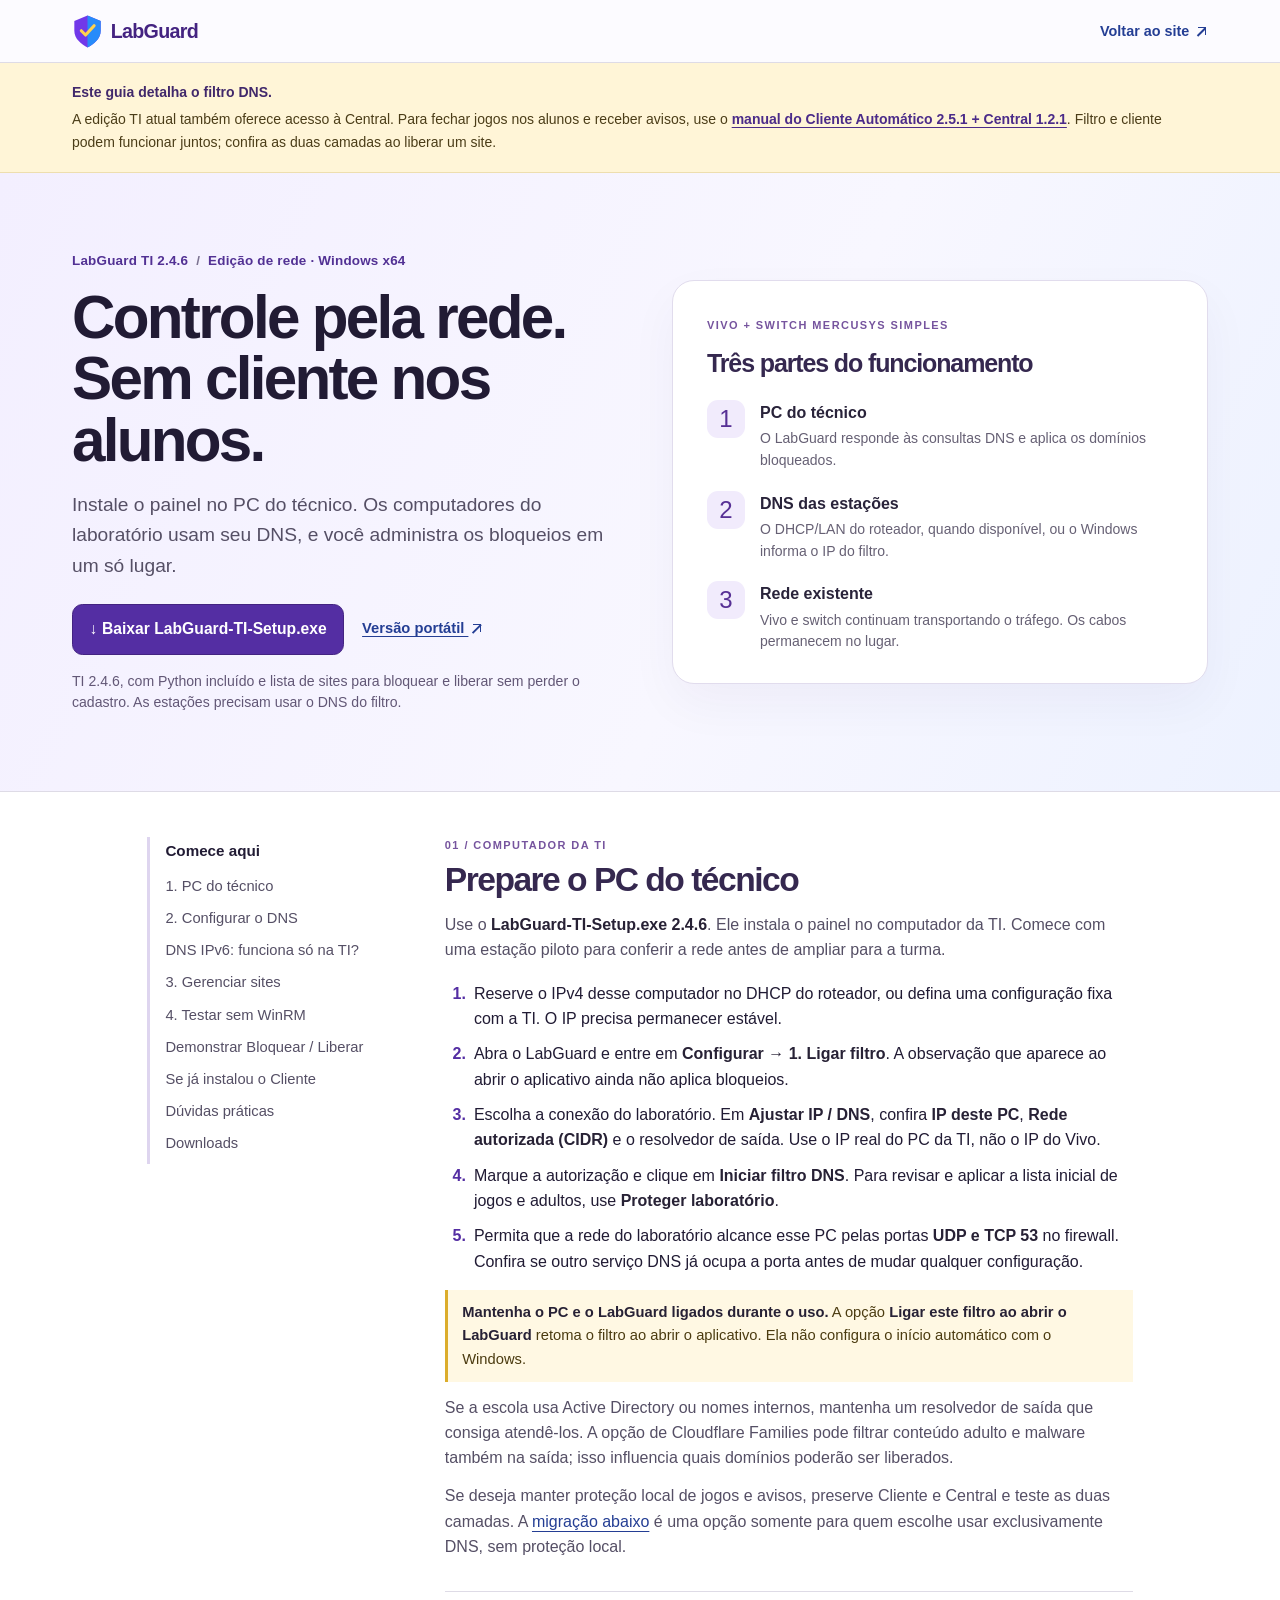
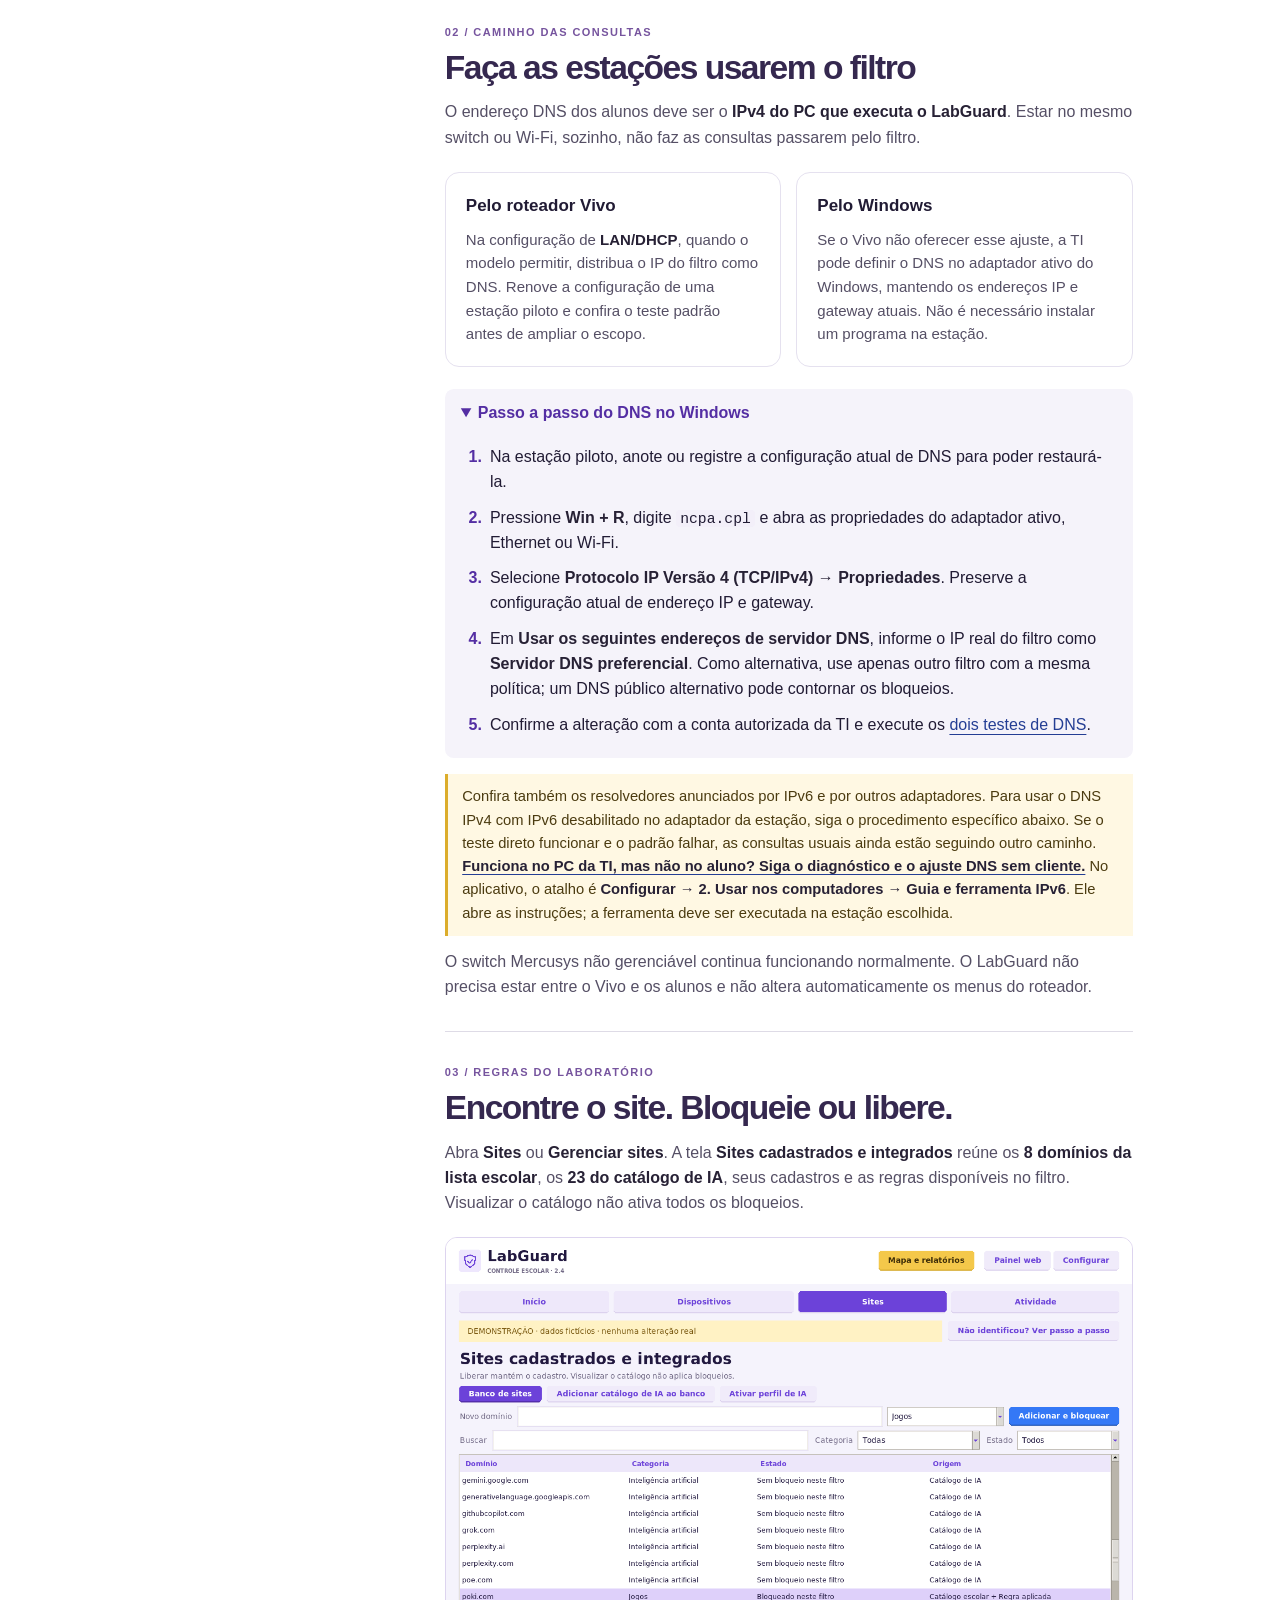
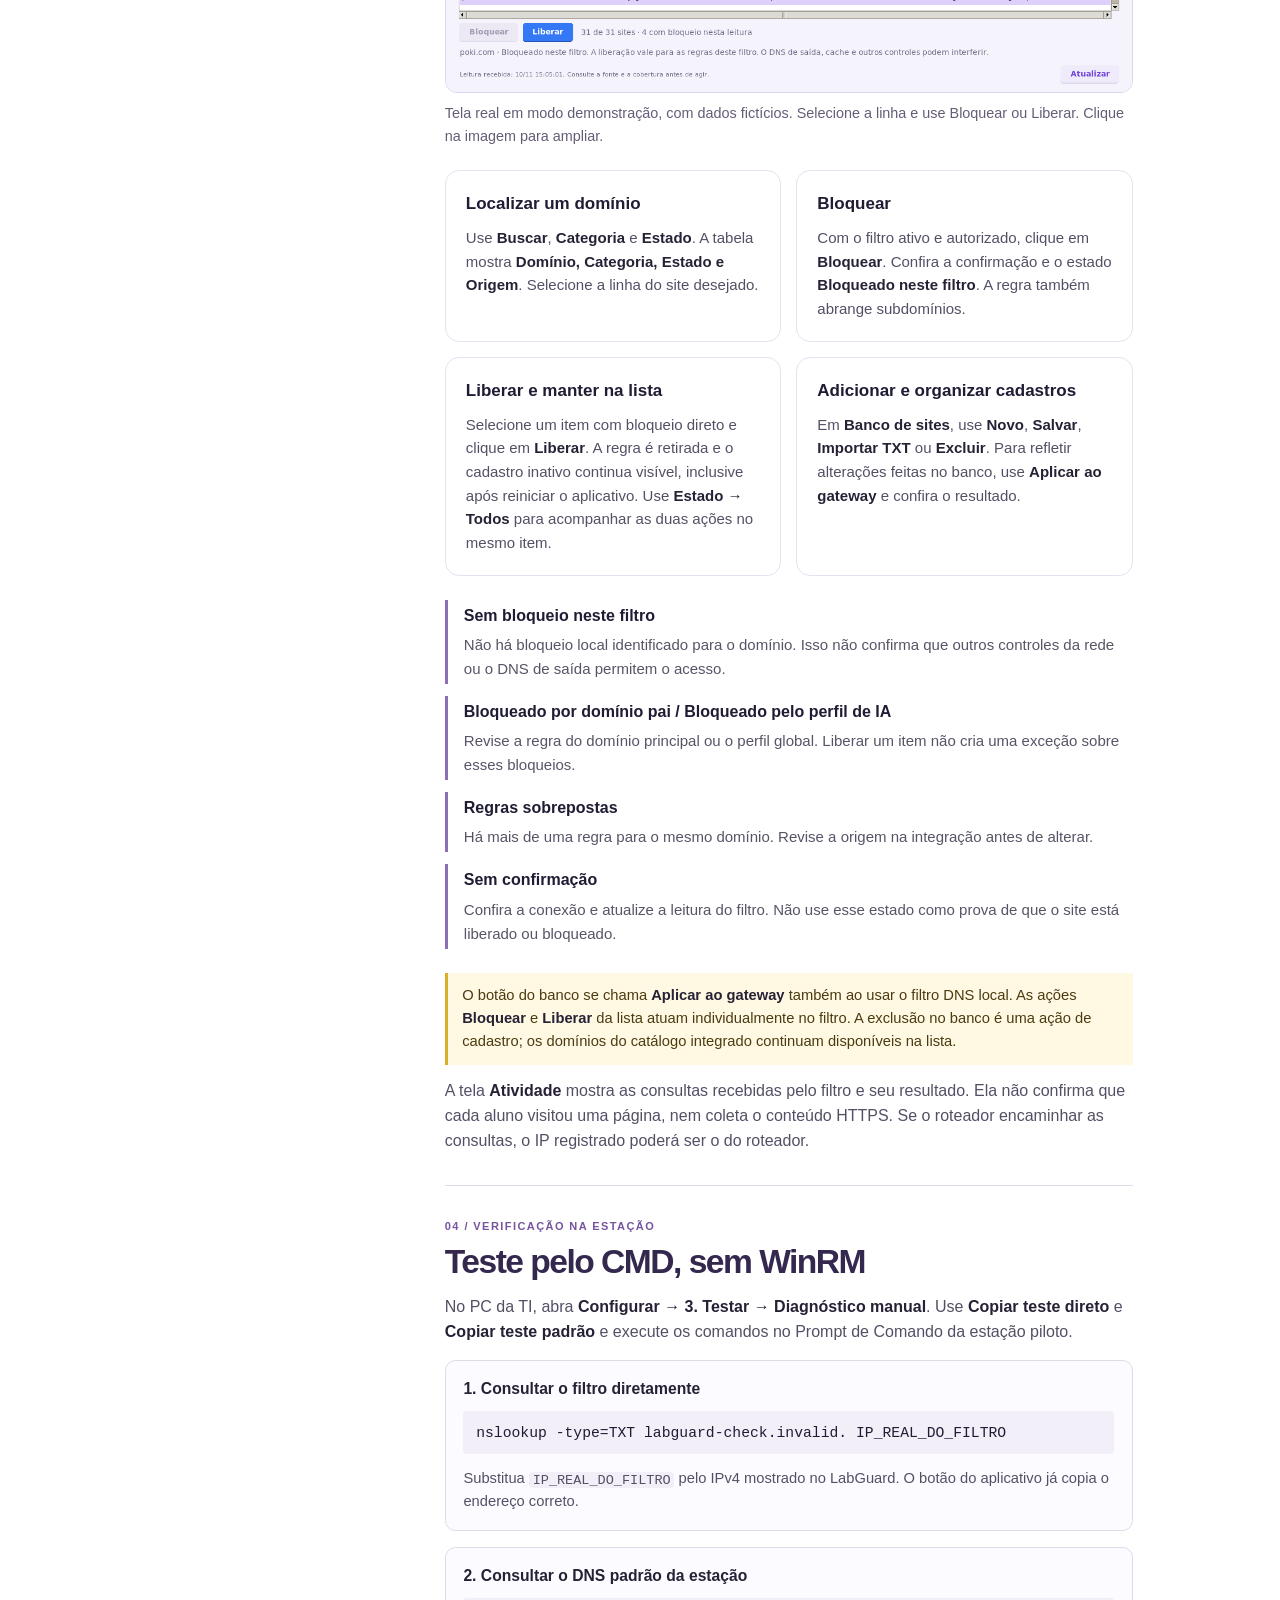
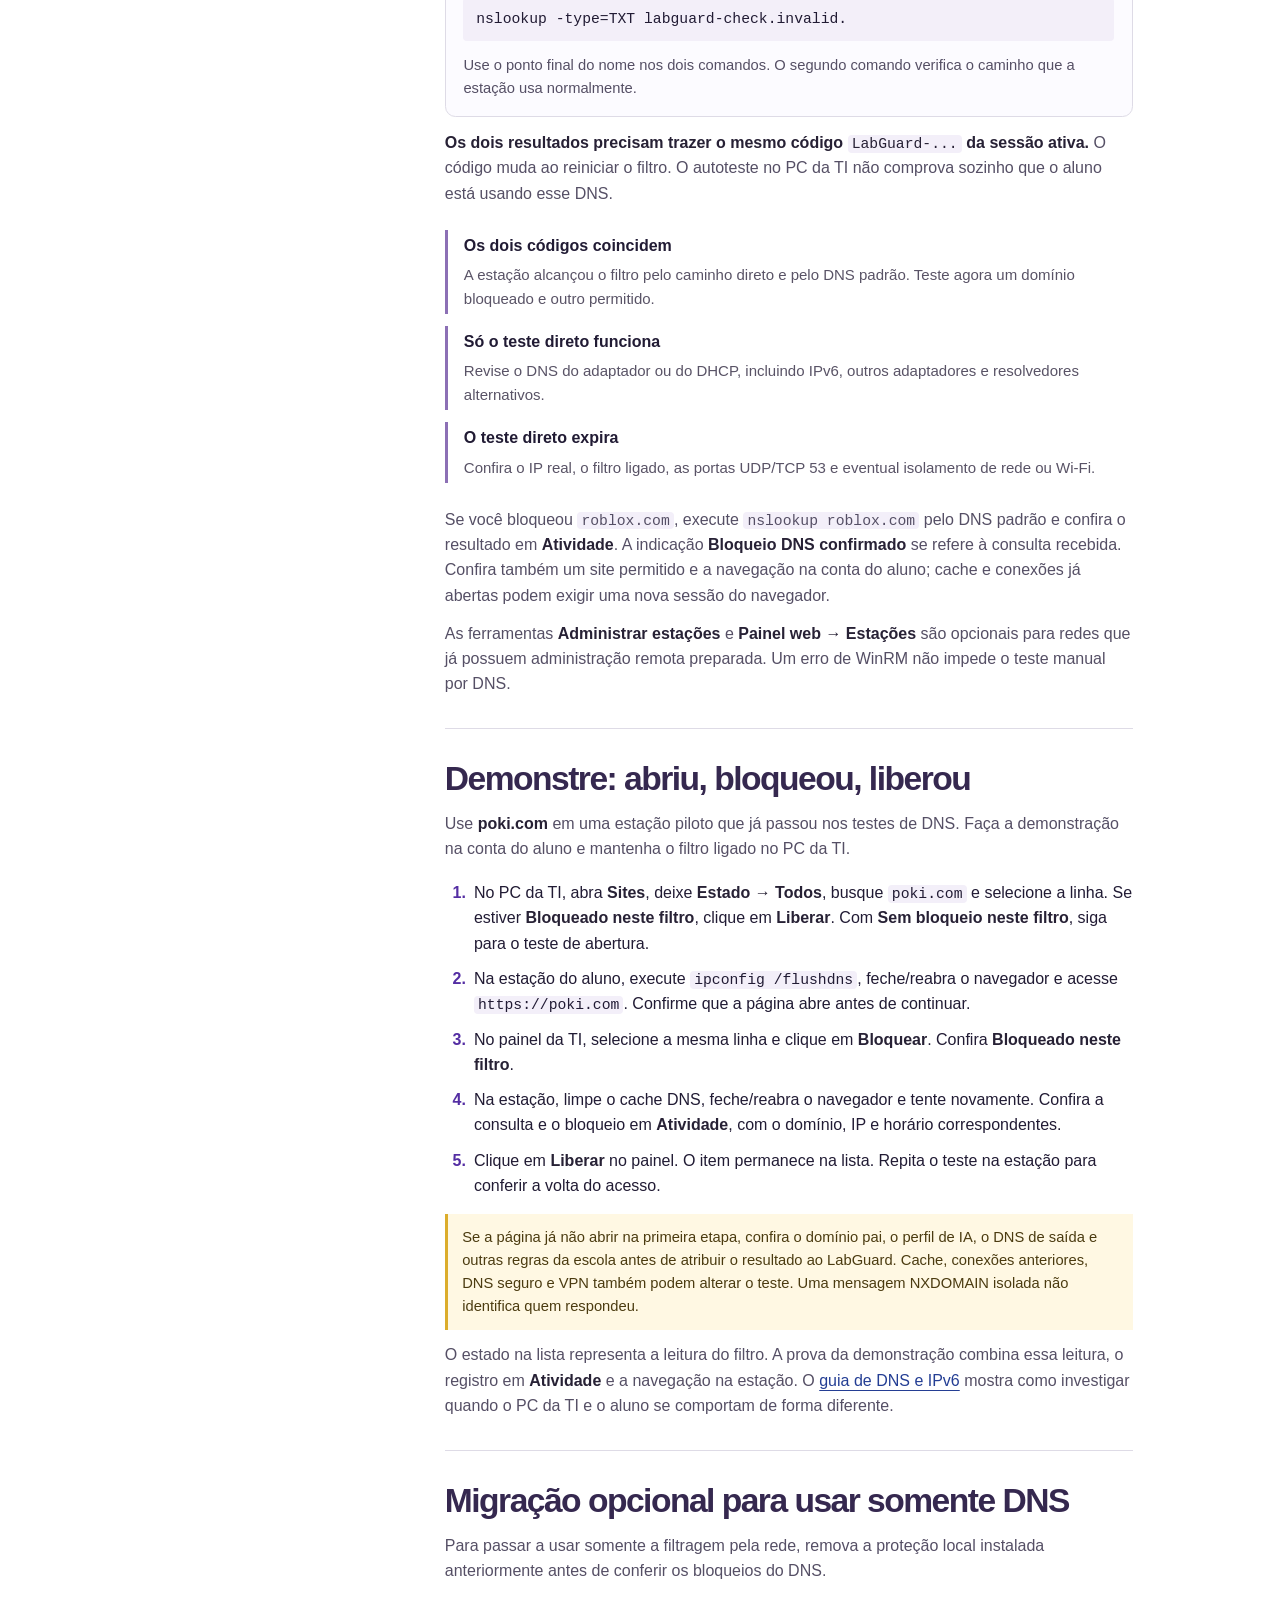
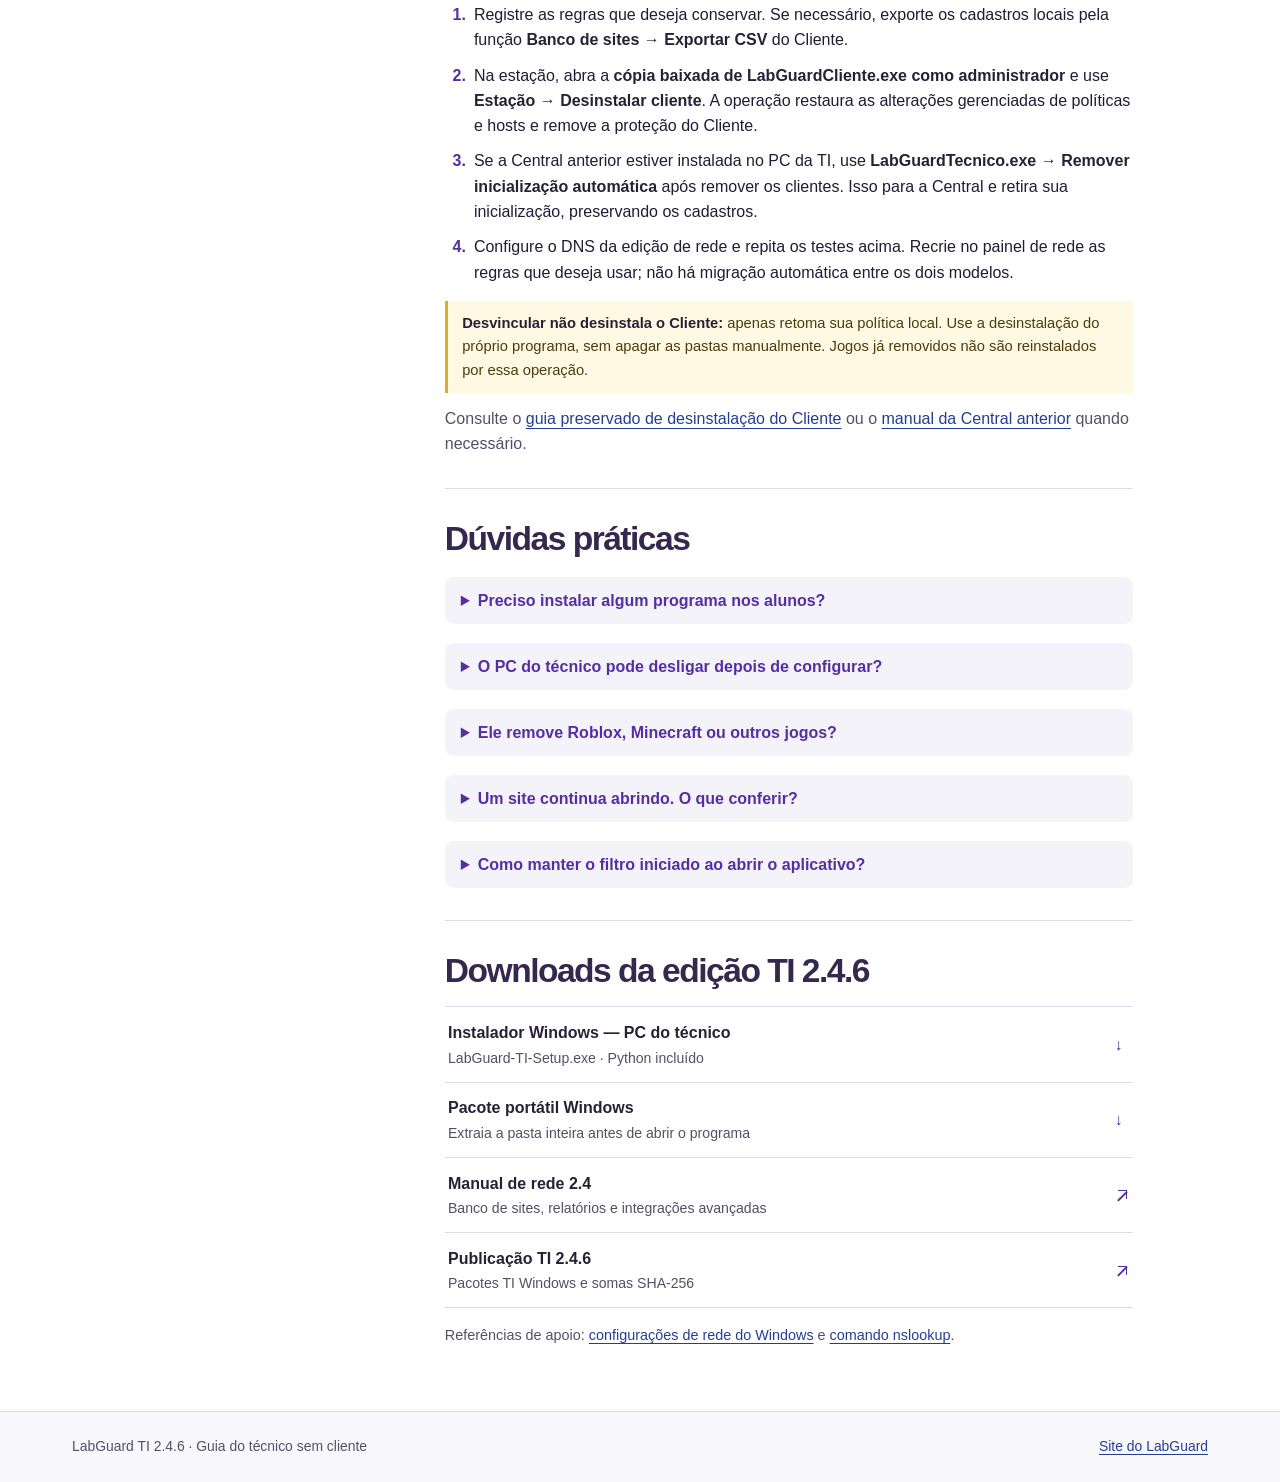
<file: website/tecnico/index.html>
<!doctype html>
<html lang="pt-BR">
<head>
  <meta charset="utf-8">
  <meta name="viewport" content="width=device-width,initial-scale=1">
  <meta name="referrer" content="no-referrer">
  <meta http-equiv="Content-Security-Policy" content="default-src 'none'; style-src 'self'; img-src 'self'; base-uri 'none'; form-action 'none'; object-src 'none'">
  <meta name="theme-color" content="#462389">
  <title>LabGuard TI 2.4.6 | Guia do técnico sem cliente</title>
  <meta name="description" content="Use o LabGuard TI 2.4.6 no PC do técnico e filtre os sites por DNS. Guia para Vivo e switch Mercusys, sem instalar cliente nos computadores dos alunos.">
  <link rel="icon" href="../assets/favicon.svg" type="image/svg+xml">
  <link rel="stylesheet" href="guia.css?v=2.4.6">
</head>
<body>
  <a class="skip" href="#conteudo">Ir ao conteúdo</a>
  <header class="top"><div class="wrap top-inner">
    <a class="brand" href="../"><img src="../assets/favicon.svg" alt="" width="31" height="35"><span>LabGuard</span></a>
    <a class="back" href="../">Voltar ao site <span class="link-arrow" aria-hidden="true"></span></a>
  </div></header>
  <main id="conteudo"><aside class="archive-banner"><div class="wrap"><strong>Este guia detalha o filtro DNS.</strong> A edição TI atual também oferece acesso à Central. Para fechar jogos nos alunos e receber avisos, use o <a href="../manual-atual/">manual do Cliente Automático 2.5.1 + Central 1.2.1</a>. Filtro e cliente podem funcionar juntos; confira as duas camadas ao liberar um site.</div></aside>
    <section class="hero"><div class="wrap hero-inner">
      <div>
        <p class="platform">LabGuard TI 2.4.6 <span>/</span> Edição de rede · Windows x64</p>
        <h1>Controle pela rede.<br>Sem cliente nos alunos.</h1>
        <p class="lead">Instale o painel no PC do técnico. Os computadores do laboratório usam seu DNS, e você administra os bloqueios em um só lugar.</p>
        <div class="actions">
          <a class="cta" href="https://github.com/perabru/LabGuard/releases/download/ti-v2.4.6/LabGuard-TI-Setup.exe">↓ Baixar LabGuard-TI-Setup.exe</a>
          <a class="pdf" href="https://github.com/perabru/LabGuard/releases/download/ti-v2.4.6/LabGuard-TI-Portable.zip">Versão portátil <span class="link-arrow" aria-hidden="true"></span></a>
        </div>
        <p class="hero-footnote">TI 2.4.6, com Python incluído e lista de sites para bloquear e liberar sem perder o cadastro. As estações precisam usar o DNS do filtro.</p>
      </div>
      <div class="overview">
        <span class="eyebrow">VIVO + SWITCH MERCUSYS SIMPLES</span>
        <h2>Três partes do funcionamento</h2>
        <ul>
          <li><span>1</span><div><strong>PC do técnico</strong><p>O LabGuard responde às consultas DNS e aplica os domínios bloqueados.</p></div></li>
          <li><span>2</span><div><strong>DNS das estações</strong><p>O DHCP/LAN do roteador, quando disponível, ou o Windows informa o IP do filtro.</p></div></li>
          <li><span>3</span><div><strong>Rede existente</strong><p>Vivo e switch continuam transportando o tráfego. Os cabos permanecem no lugar.</p></div></li>
        </ul>
      </div>
    </div></section>
    <div class="wrap layout">
      <aside class="nav"><nav aria-label="Etapas do guia">
        <p>Comece aqui</p>
        <a href="#tecnico">1. PC do técnico</a>
        <a href="#dns">2. Configurar o DNS</a>
        <a href="dns-ipv6.html">DNS IPv6: funciona só na TI?</a>
        <a href="#sites">3. Gerenciar sites</a>
        <a href="#testar">4. Testar sem WinRM</a>
        <a href="#demonstrar">Demonstrar Bloquear / Liberar</a>
        <a href="#migrar">Se já instalou o Cliente</a>
        <a href="#duvidas">Dúvidas práticas</a>
        <a href="#arquivos">Downloads</a>
      </nav></aside>
      <div class="contents">
        <section class="section" id="tecnico">
          <span class="section-number">01 / COMPUTADOR DA TI</span>
          <h2>Prepare o PC do técnico</h2>
          <p>Use o <strong>LabGuard-TI-Setup.exe 2.4.6</strong>. Ele instala o painel no computador da TI. Comece com uma estação piloto para conferir a rede antes de ampliar para a turma.</p>
          <ol class="steps">
            <li>Reserve o IPv4 desse computador no DHCP do roteador, ou defina uma configuração fixa com a TI. O IP precisa permanecer estável.</li>
            <li>Abra o LabGuard e entre em <strong>Configurar → 1. Ligar filtro</strong>. A observação que aparece ao abrir o aplicativo ainda não aplica bloqueios.</li>
            <li>Escolha a conexão do laboratório. Em <strong>Ajustar IP / DNS</strong>, confira <strong>IP deste PC</strong>, <strong>Rede autorizada (CIDR)</strong> e o resolvedor de saída. Use o IP real do PC da TI, não o IP do Vivo.</li>
            <li>Marque a autorização e clique em <strong>Iniciar filtro DNS</strong>. Para revisar e aplicar a lista inicial de jogos e adultos, use <strong>Proteger laboratório</strong>.</li>
            <li>Permita que a rede do laboratório alcance esse PC pelas portas <strong>UDP e TCP 53</strong> no firewall. Confira se outro serviço DNS já ocupa a porta antes de mudar qualquer configuração.</li>
          </ol>
          <p class="note"><strong>Mantenha o PC e o LabGuard ligados durante o uso.</strong> A opção <strong>Ligar este filtro ao abrir o LabGuard</strong> retoma o filtro ao abrir o aplicativo. Ela não configura o início automático com o Windows.</p>
          <p>Se a escola usa Active Directory ou nomes internos, mantenha um resolvedor de saída que consiga atendê-los. A opção de Cloudflare Families pode filtrar conteúdo adulto e malware também na saída; isso influencia quais domínios poderão ser liberados.</p>
          <p>Se deseja manter proteção local de jogos e avisos, preserve Cliente e Central e teste as duas camadas. A <a href="#migrar">migração abaixo</a> é uma opção somente para quem escolhe usar exclusivamente DNS, sem proteção local.</p>
        </section>

        <section class="section" id="dns">
          <span class="section-number">02 / CAMINHO DAS CONSULTAS</span>
          <h2>Faça as estações usarem o filtro</h2>
          <p>O endereço DNS dos alunos deve ser o <strong>IPv4 do PC que executa o LabGuard</strong>. Estar no mesmo switch ou Wi-Fi, sozinho, não faz as consultas passarem pelo filtro.</p>
          <div class="operation-grid">
            <article><h3>Pelo roteador Vivo</h3><p>Na configuração de <strong>LAN/DHCP</strong>, quando o modelo permitir, distribua o IP do filtro como DNS. Renove a configuração de uma estação piloto e confira o teste padrão antes de ampliar o escopo.</p></article>
            <article><h3>Pelo Windows</h3><p>Se o Vivo não oferecer esse ajuste, a TI pode definir o DNS no adaptador ativo do Windows, mantendo os endereços IP e gateway atuais. Não é necessário instalar um programa na estação.</p></article>
          </div>
          <details open>
            <summary>Passo a passo do DNS no Windows</summary>
            <ol class="steps">
              <li>Na estação piloto, anote ou registre a configuração atual de DNS para poder restaurá-la.</li>
              <li>Pressione <strong>Win + R</strong>, digite <code>ncpa.cpl</code> e abra as propriedades do adaptador ativo, Ethernet ou Wi-Fi.</li>
              <li>Selecione <strong>Protocolo IP Versão 4 (TCP/IPv4) → Propriedades</strong>. Preserve a configuração atual de endereço IP e gateway.</li>
              <li>Em <strong>Usar os seguintes endereços de servidor DNS</strong>, informe o IP real do filtro como <strong>Servidor DNS preferencial</strong>. Como alternativa, use apenas outro filtro com a mesma política; um DNS público alternativo pode contornar os bloqueios.</li>
              <li>Confirme a alteração com a conta autorizada da TI e execute os <a href="#testar">dois testes de DNS</a>.</li>
            </ol>
          </details>
          <p class="note">Confira também os resolvedores anunciados por IPv6 e por outros adaptadores. Para usar o DNS IPv4 com IPv6 desabilitado no adaptador da estação, siga o procedimento específico abaixo. Se o teste direto funcionar e o padrão falhar, as consultas usuais ainda estão seguindo outro caminho. <a href="dns-ipv6.html"><strong>Funciona no PC da TI, mas não no aluno? Siga o diagnóstico e o ajuste DNS sem cliente.</strong></a> No aplicativo, o atalho é <strong>Configurar → 2. Usar nos computadores → Guia e ferramenta IPv6</strong>. Ele abre as instruções; a ferramenta deve ser executada na estação escolhida.</p>
          <p>O switch Mercusys não gerenciável continua funcionando normalmente. O LabGuard não precisa estar entre o Vivo e os alunos e não altera automaticamente os menus do roteador.</p>
        </section>

        <section class="section" id="sites">
          <span class="section-number">03 / REGRAS DO LABORATÓRIO</span>
          <h2>Encontre o site. Bloqueie ou libere.</h2>
          <p>Abra <strong>Sites</strong> ou <strong>Gerenciar sites</strong>. A tela <strong>Sites cadastrados e integrados</strong> reúne os <strong>8 domínios da lista escolar</strong>, os <strong>23 do catálogo de IA</strong>, seus cadastros e as regras disponíveis no filtro. Visualizar o catálogo não ativa todos os bloqueios.</p>
          <figure class="site-preview"><a href="../assets/sites-v2.4.4.png"><img src="../assets/sites-v2.4.4.png" width="1240" height="820" loading="lazy" alt="Tela Sites da edição de rede 2.4.4, com os controles DNS mantidos na edição TI, em demonstração, com busca, filtros, Poki selecionado e botões Bloquear e Liberar."></a><figcaption>Tela real em modo demonstração, com dados fictícios. Selecione a linha e use Bloquear ou Liberar. Clique na imagem para ampliar.</figcaption></figure>
          <div class="operation-grid">
            <article><h3>Localizar um domínio</h3><p>Use <strong>Buscar</strong>, <strong>Categoria</strong> e <strong>Estado</strong>. A tabela mostra <strong>Domínio, Categoria, Estado e Origem</strong>. Selecione a linha do site desejado.</p></article>
            <article><h3>Bloquear</h3><p>Com o filtro ativo e autorizado, clique em <strong>Bloquear</strong>. Confira a confirmação e o estado <strong>Bloqueado neste filtro</strong>. A regra também abrange subdomínios.</p></article>
            <article><h3>Liberar e manter na lista</h3><p>Selecione um item com bloqueio direto e clique em <strong>Liberar</strong>. A regra é retirada e o cadastro inativo continua visível, inclusive após reiniciar o aplicativo. Use <strong>Estado → Todos</strong> para acompanhar as duas ações no mesmo item.</p></article>
            <article><h3>Adicionar e organizar cadastros</h3><p>Em <strong>Banco de sites</strong>, use <strong>Novo</strong>, <strong>Salvar</strong>, <strong>Importar TXT</strong> ou <strong>Excluir</strong>. Para refletir alterações feitas no banco, use <strong>Aplicar ao gateway</strong> e confira o resultado.</p></article>
          </div>
          <dl class="status-list">
            <div><dt>Sem bloqueio neste filtro</dt><dd>Não há bloqueio local identificado para o domínio. Isso não confirma que outros controles da rede ou o DNS de saída permitem o acesso.</dd></div>
            <div><dt>Bloqueado por domínio pai / Bloqueado pelo perfil de IA</dt><dd>Revise a regra do domínio principal ou o perfil global. Liberar um item não cria uma exceção sobre esses bloqueios.</dd></div>
            <div><dt>Regras sobrepostas</dt><dd>Há mais de uma regra para o mesmo domínio. Revise a origem na integração antes de alterar.</dd></div>
            <div><dt>Sem confirmação</dt><dd>Confira a conexão e atualize a leitura do filtro. Não use esse estado como prova de que o site está liberado ou bloqueado.</dd></div>
          </dl>
          <p class="note">O botão do banco se chama <strong>Aplicar ao gateway</strong> também ao usar o filtro DNS local. As ações <strong>Bloquear</strong> e <strong>Liberar</strong> da lista atuam individualmente no filtro. A exclusão no banco é uma ação de cadastro; os domínios do catálogo integrado continuam disponíveis na lista.</p>
          <p>A tela <strong>Atividade</strong> mostra as consultas recebidas pelo filtro e seu resultado. Ela não confirma que cada aluno visitou uma página, nem coleta o conteúdo HTTPS. Se o roteador encaminhar as consultas, o IP registrado poderá ser o do roteador.</p>
        </section>

        <section class="section" id="testar">
          <span class="section-number">04 / VERIFICAÇÃO NA ESTAÇÃO</span>
          <h2>Teste pelo CMD, sem WinRM</h2>
          <p>No PC da TI, abra <strong>Configurar → 3. Testar → Diagnóstico manual</strong>. Use <strong>Copiar teste direto</strong> e <strong>Copiar teste padrão</strong> e execute os comandos no Prompt de Comando da estação piloto.</p>
          <div class="command"><strong>1. Consultar o filtro diretamente</strong><pre><code>nslookup -type=TXT labguard-check.invalid. IP_REAL_DO_FILTRO</code></pre><p>Substitua <code>IP_REAL_DO_FILTRO</code> pelo IPv4 mostrado no LabGuard. O botão do aplicativo já copia o endereço correto.</p></div>
          <div class="command"><strong>2. Consultar o DNS padrão da estação</strong><pre><code>nslookup -type=TXT labguard-check.invalid.</code></pre><p>Use o ponto final do nome nos dois comandos. O segundo comando verifica o caminho que a estação usa normalmente.</p></div>
          <p><strong>Os dois resultados precisam trazer o mesmo código <code>LabGuard-...</code> da sessão ativa.</strong> O código muda ao reiniciar o filtro. O autoteste no PC da TI não comprova sozinho que o aluno está usando esse DNS.</p>
          <dl class="status-list">
            <div><dt>Os dois códigos coincidem</dt><dd>A estação alcançou o filtro pelo caminho direto e pelo DNS padrão. Teste agora um domínio bloqueado e outro permitido.</dd></div>
            <div><dt>Só o teste direto funciona</dt><dd>Revise o DNS do adaptador ou do DHCP, incluindo IPv6, outros adaptadores e resolvedores alternativos.</dd></div>
            <div><dt>O teste direto expira</dt><dd>Confira o IP real, o filtro ligado, as portas UDP/TCP 53 e eventual isolamento de rede ou Wi-Fi.</dd></div>
          </dl>
          <p>Se você bloqueou <code>roblox.com</code>, execute <code>nslookup roblox.com</code> pelo DNS padrão e confira o resultado em <strong>Atividade</strong>. A indicação <strong>Bloqueio DNS confirmado</strong> se refere à consulta recebida. Confira também um site permitido e a navegação na conta do aluno; cache e conexões já abertas podem exigir uma nova sessão do navegador.</p>
          <p>As ferramentas <strong>Administrar estações</strong> e <strong>Painel web → Estações</strong> são opcionais para redes que já possuem administração remota preparada. Um erro de WinRM não impede o teste manual por DNS.</p>
        </section>

        <section class="section" id="demonstrar">
          <h2>Demonstre: abriu, bloqueou, liberou</h2>
          <p>Use <strong>poki.com</strong> em uma estação piloto que já passou nos testes de DNS. Faça a demonstração na conta do aluno e mantenha o filtro ligado no PC da TI.</p>
          <ol class="steps">
            <li>No PC da TI, abra <strong>Sites</strong>, deixe <strong>Estado → Todos</strong>, busque <code>poki.com</code> e selecione a linha. Se estiver <strong>Bloqueado neste filtro</strong>, clique em <strong>Liberar</strong>. Com <strong>Sem bloqueio neste filtro</strong>, siga para o teste de abertura.</li>
            <li>Na estação do aluno, execute <code>ipconfig /flushdns</code>, feche/reabra o navegador e acesse <code>https://poki.com</code>. Confirme que a página abre antes de continuar.</li>
            <li>No painel da TI, selecione a mesma linha e clique em <strong>Bloquear</strong>. Confira <strong>Bloqueado neste filtro</strong>.</li>
            <li>Na estação, limpe o cache DNS, feche/reabra o navegador e tente novamente. Confira a consulta e o bloqueio em <strong>Atividade</strong>, com o domínio, IP e horário correspondentes.</li>
            <li>Clique em <strong>Liberar</strong> no painel. O item permanece na lista. Repita o teste na estação para conferir a volta do acesso.</li>
          </ol>
          <p class="note">Se a página já não abrir na primeira etapa, confira o domínio pai, o perfil de IA, o DNS de saída e outras regras da escola antes de atribuir o resultado ao LabGuard. Cache, conexões anteriores, DNS seguro e VPN também podem alterar o teste. Uma mensagem NXDOMAIN isolada não identifica quem respondeu.</p>
          <p>O estado na lista representa a leitura do filtro. A prova da demonstração combina essa leitura, o registro em <strong>Atividade</strong> e a navegação na estação. O <a href="dns-ipv6.html">guia de DNS e IPv6</a> mostra como investigar quando o PC da TI e o aluno se comportam de forma diferente.</p>
        </section>

        <section class="section" id="migrar">
          <h2>Migração opcional para usar somente DNS</h2>
          <p>Para passar a usar somente a filtragem pela rede, remova a proteção local instalada anteriormente antes de conferir os bloqueios do DNS.</p>
          <ol class="steps">
            <li>Registre as regras que deseja conservar. Se necessário, exporte os cadastros locais pela função <strong>Banco de sites → Exportar CSV</strong> do Cliente.</li>
            <li>Na estação, abra a <strong>cópia baixada de LabGuardCliente.exe como administrador</strong> e use <strong>Estação → Desinstalar cliente</strong>. A operação restaura as alterações gerenciadas de políticas e hosts e remove a proteção do Cliente.</li>
            <li>Se a Central anterior estiver instalada no PC da TI, use <strong>LabGuardTecnico.exe → Remover inicialização automática</strong> após remover os clientes. Isso para a Central e retira sua inicialização, preservando os cadastros.</li>
            <li>Configure o DNS da edição de rede e repita os testes acima. Recrie no painel de rede as regras que deseja usar; não há migração automática entre os dois modelos.</li>
          </ol>
          <p class="note"><strong>Desvincular não desinstala o Cliente:</strong> apenas retoma sua política local. Use a desinstalação do próprio programa, sem apagar as pastas manualmente. Jogos já removidos não são reinstalados por essa operação.</p>
          <p>Consulte o <a href="../cliente/#remover">guia preservado de desinstalação do Cliente</a> ou o <a href="https://github.com/perabru/LabGuard/blob/main/central/README.md">manual da Central anterior</a> quando necessário.</p>
        </section>

        <section class="section" id="duvidas">
          <h2>Dúvidas práticas</h2>
          <details><summary>Preciso instalar algum programa nos alunos?</summary><p>Para esta edição de rede, o LabGuard fica no PC da TI. As estações precisam usar seu DNS; esse endereço pode ser distribuído pela rede ou configurado no Windows. Os testes pelo CMD usam ferramentas que já existem no sistema.</p></details>
          <details><summary>O PC do técnico pode desligar depois de configurar?</summary><p>O PC e o LabGuard precisam continuar ligados para responder às consultas. Antes de parar o filtro, restaure o DNS anterior no DHCP ou nas estações. Deixar um computador usando um DNS desligado pode interromper a resolução de nomes.</p></details>
          <details><summary>Ele remove Roblox, Minecraft ou outros jogos?</summary><p>O filtro DNS bloqueia os domínios aplicados, não desinstala programas. Jogos offline e aplicativos com outros domínios ou resolvedores próprios exigem outras políticas da escola. A administração remota avançada possui requisitos separados.</p></details>
          <details><summary>Um site continua abrindo. O que conferir?</summary><p>Verifique a regra aplicada, o teste padrão da estação, domínios de autenticação e conteúdo, cache, DNS seguro do navegador e VPN. O filtro trata as consultas que efetivamente chegam a ele. Ele não inspeciona o conteúdo HTTPS nem corta toda a internet por IP/MAC.</p></details>
          <details><summary>Como manter o filtro iniciado ao abrir o aplicativo?</summary><p>Marque <strong>Ligar este filtro ao abrir o LabGuard</strong> na configuração e inicie o filtro com sucesso. Com o filtro ativo, use <strong>Salvar início automático</strong> para alterar essa preferência. Para execução contínua como serviço, consulte a <a href="https://github.com/perabru/LabGuard/blob/main/docs/SERVIDORES.md">documentação avançada do servidor</a>.</p></details>
        </section>

        <section class="section" id="arquivos">
          <h2>Downloads da edição TI 2.4.6</h2>
          <div class="files">
            <a href="https://github.com/perabru/LabGuard/releases/download/ti-v2.4.6/LabGuard-TI-Setup.exe"><span><strong>Instalador Windows — PC do técnico</strong><small>LabGuard-TI-Setup.exe · Python incluído</small></span><span aria-hidden="true">↓</span></a>
            <a href="https://github.com/perabru/LabGuard/releases/download/ti-v2.4.6/LabGuard-TI-Portable.zip"><span><strong>Pacote portátil Windows</strong><small>Extraia a pasta inteira antes de abrir o programa</small></span><span aria-hidden="true">↓</span></a>
            <a href="../manual2/index.html"><span><strong>Manual de rede 2.4</strong><small>Banco de sites, relatórios e integrações avançadas</small></span><span class="link-arrow" aria-hidden="true"></span></a>
            <a href="https://github.com/perabru/LabGuard/releases/tag/ti-v2.4.6"><span><strong>Publicação TI 2.4.6</strong><small>Pacotes TI Windows e somas SHA-256</small></span><span class="link-arrow" aria-hidden="true"></span></a>
          </div>
          <p class="sources">Referências de apoio: <a href="https://support.microsoft.com/pt-br/windows/experience/connectivity-networking/essential-network-settings-and-tasks-in-windows">configurações de rede do Windows</a> e <a href="https://learn.microsoft.com/en-us/windows-server/administration/windows-commands/nslookup">comando nslookup</a>.</p>
        </section>
      </div>
    </div>
  </main>
  <footer><div class="wrap"><span>LabGuard TI 2.4.6 · Guia do técnico sem cliente</span><a href="../">Site do LabGuard</a></div></footer>
</body>
</html>
</file>
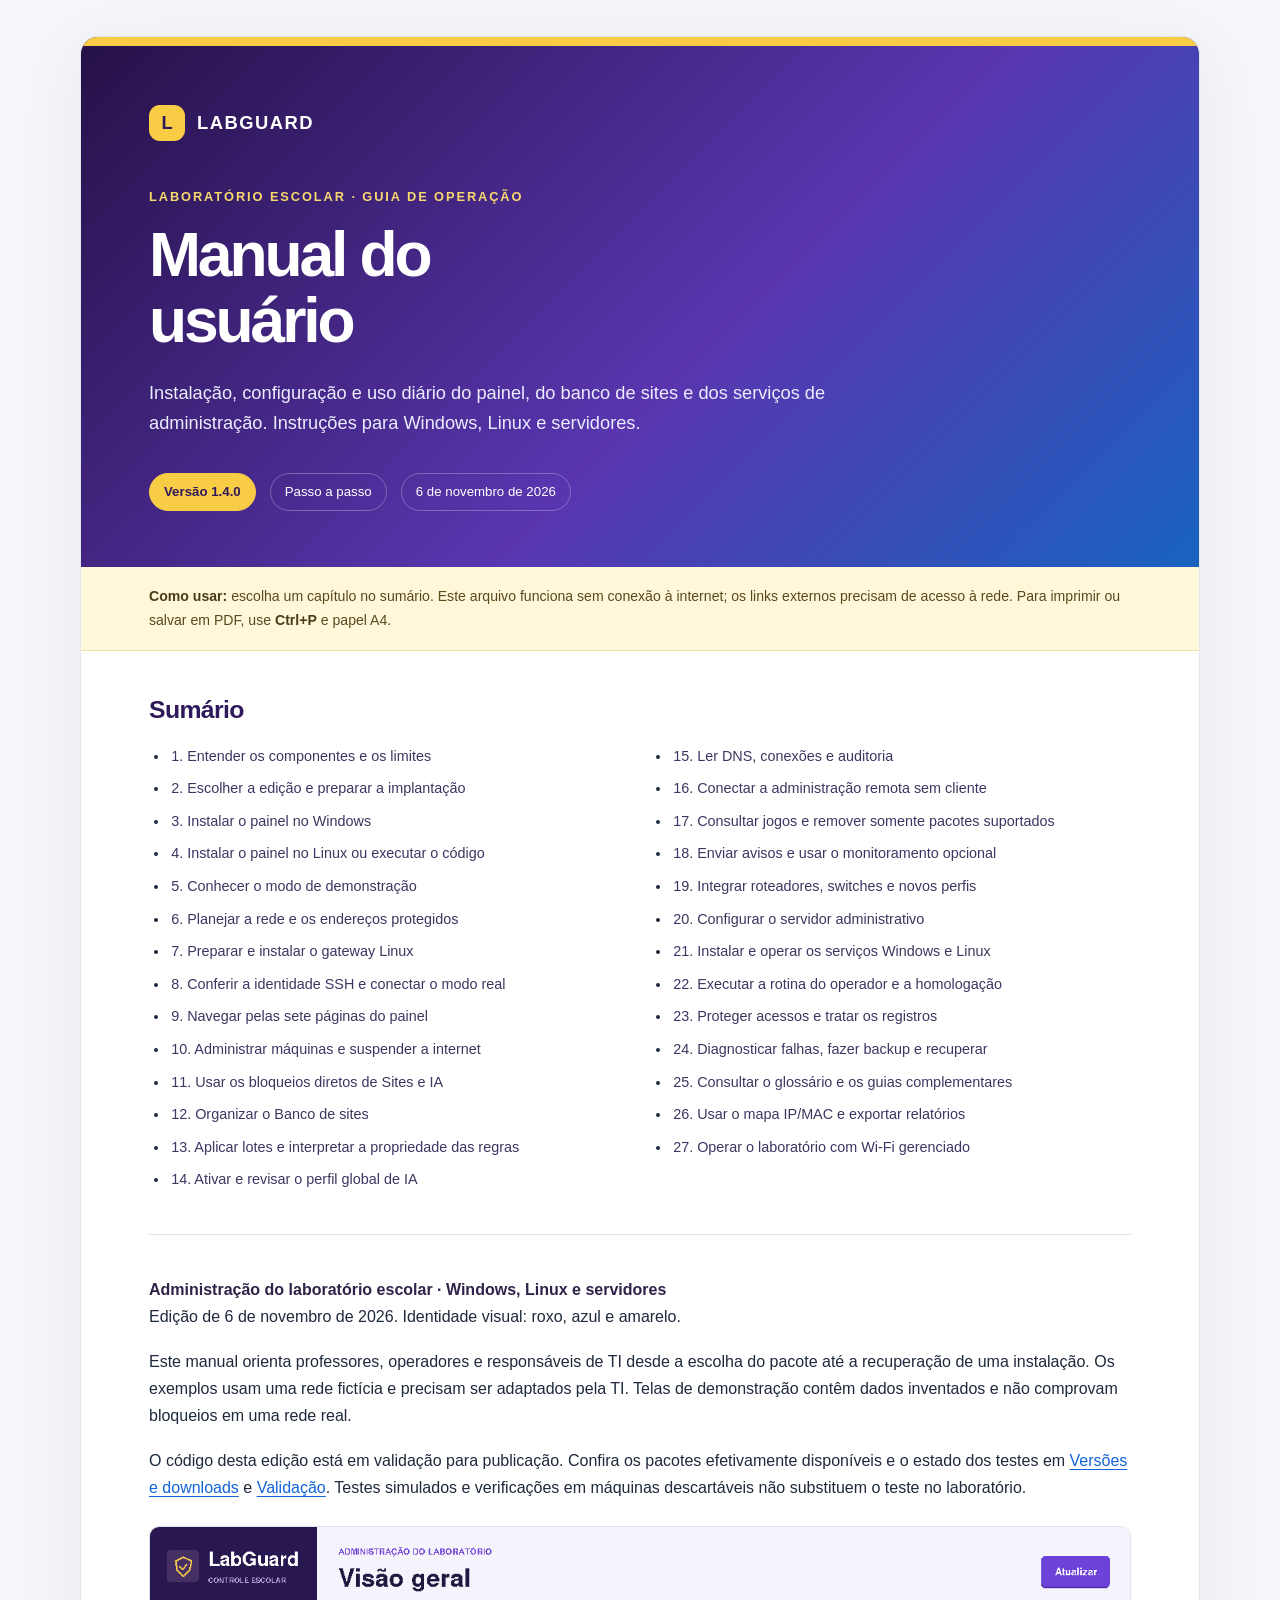
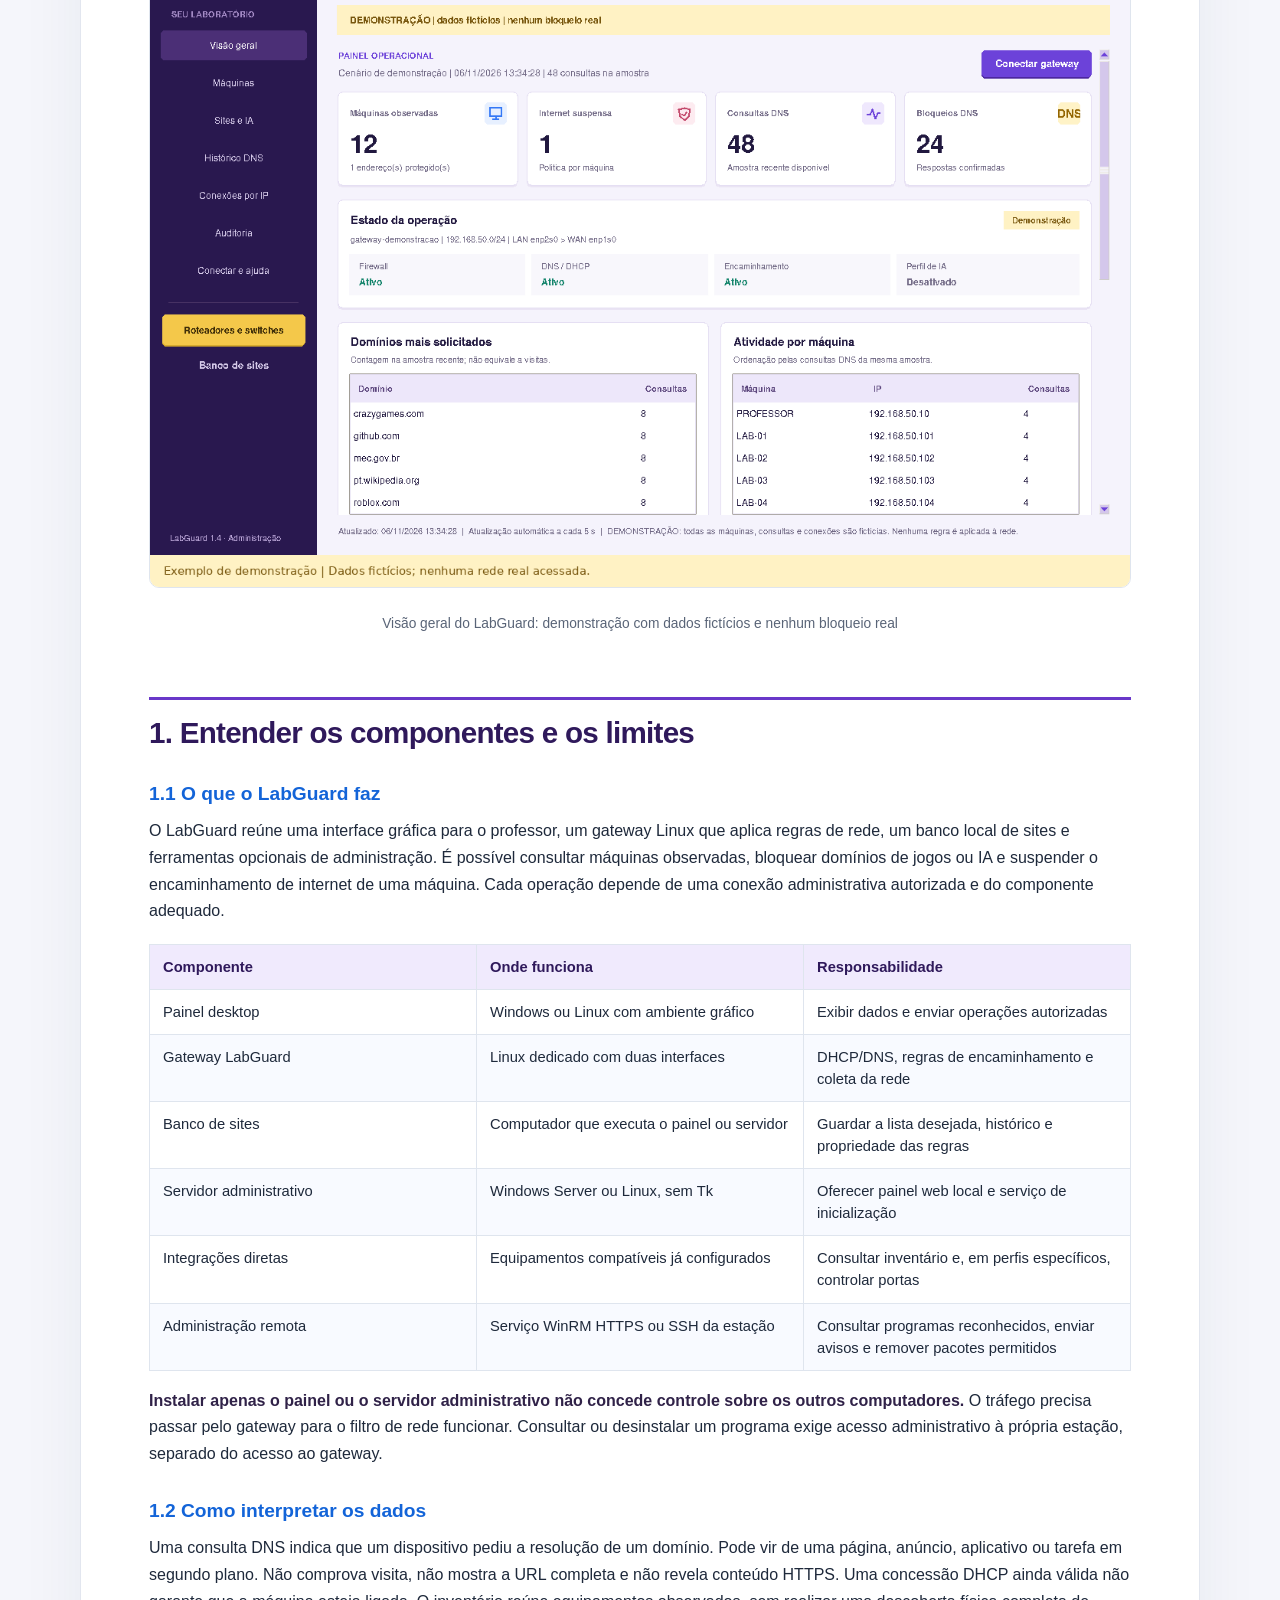
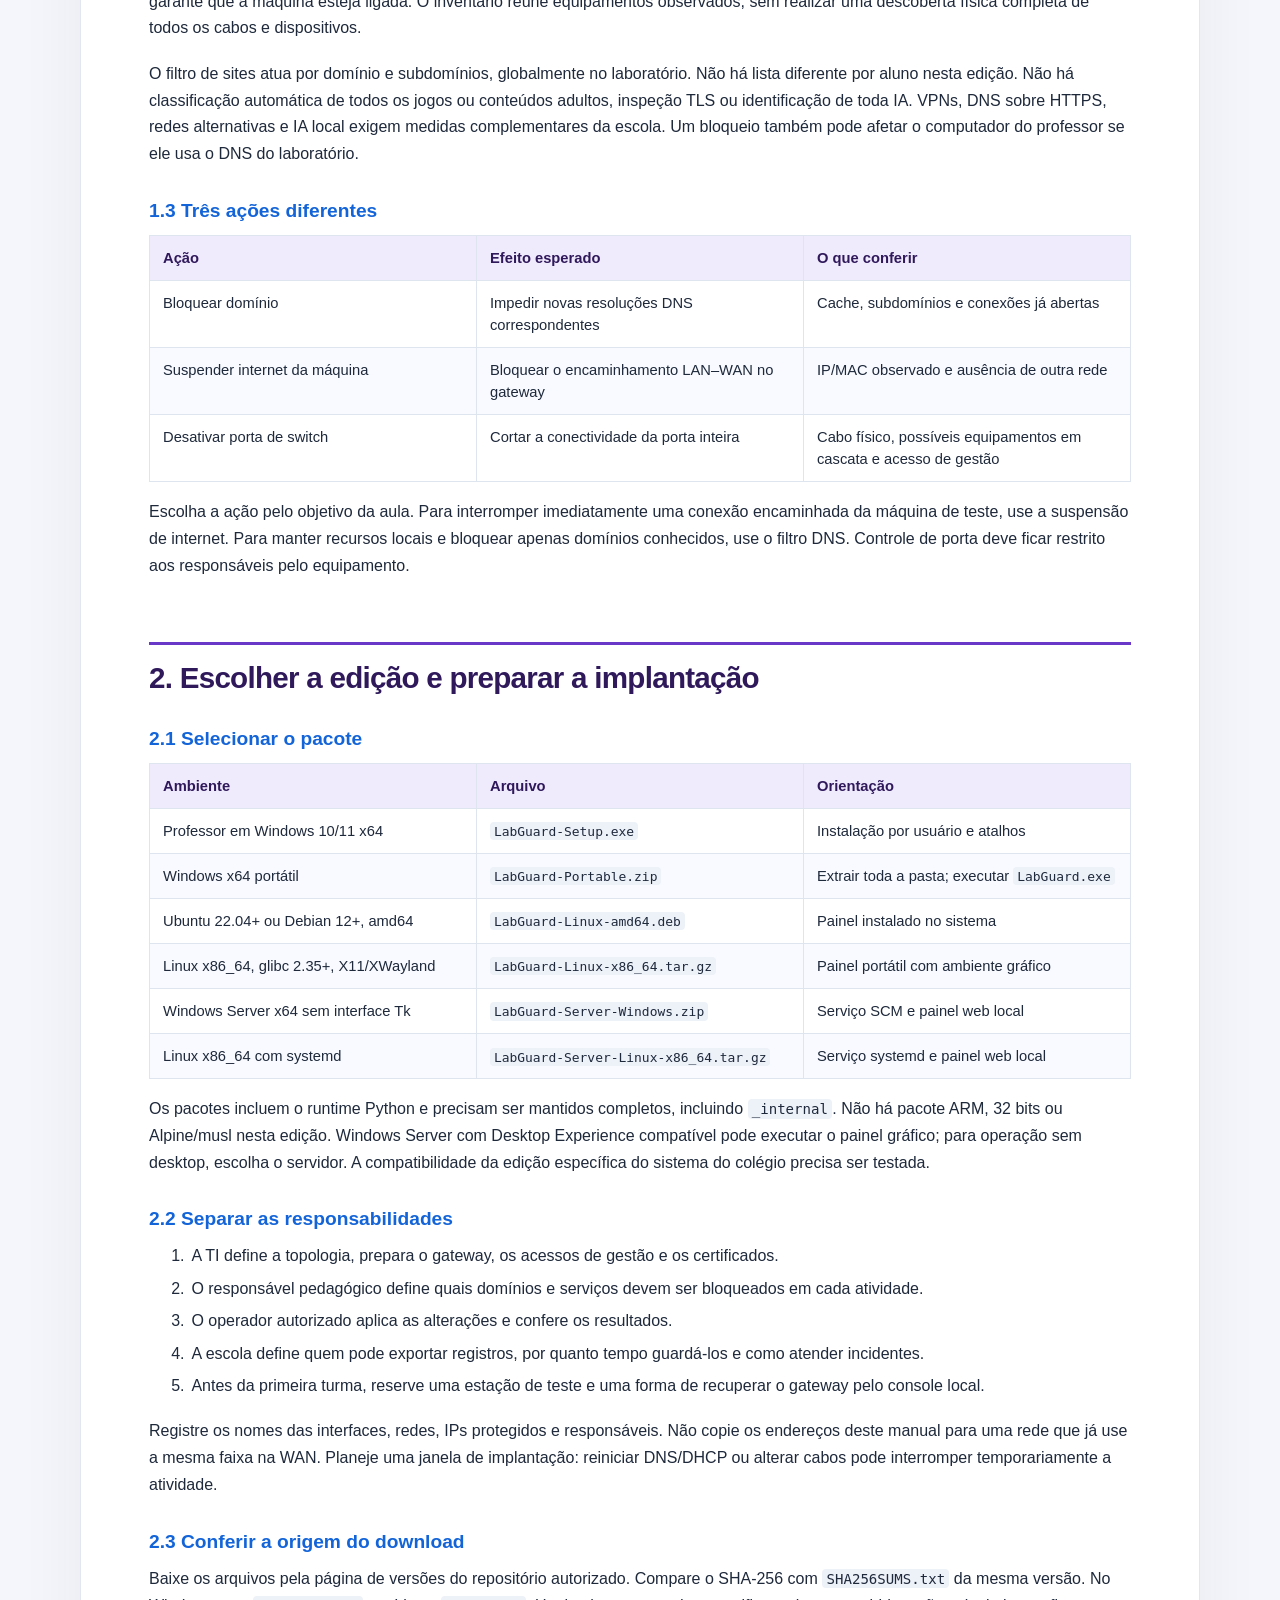
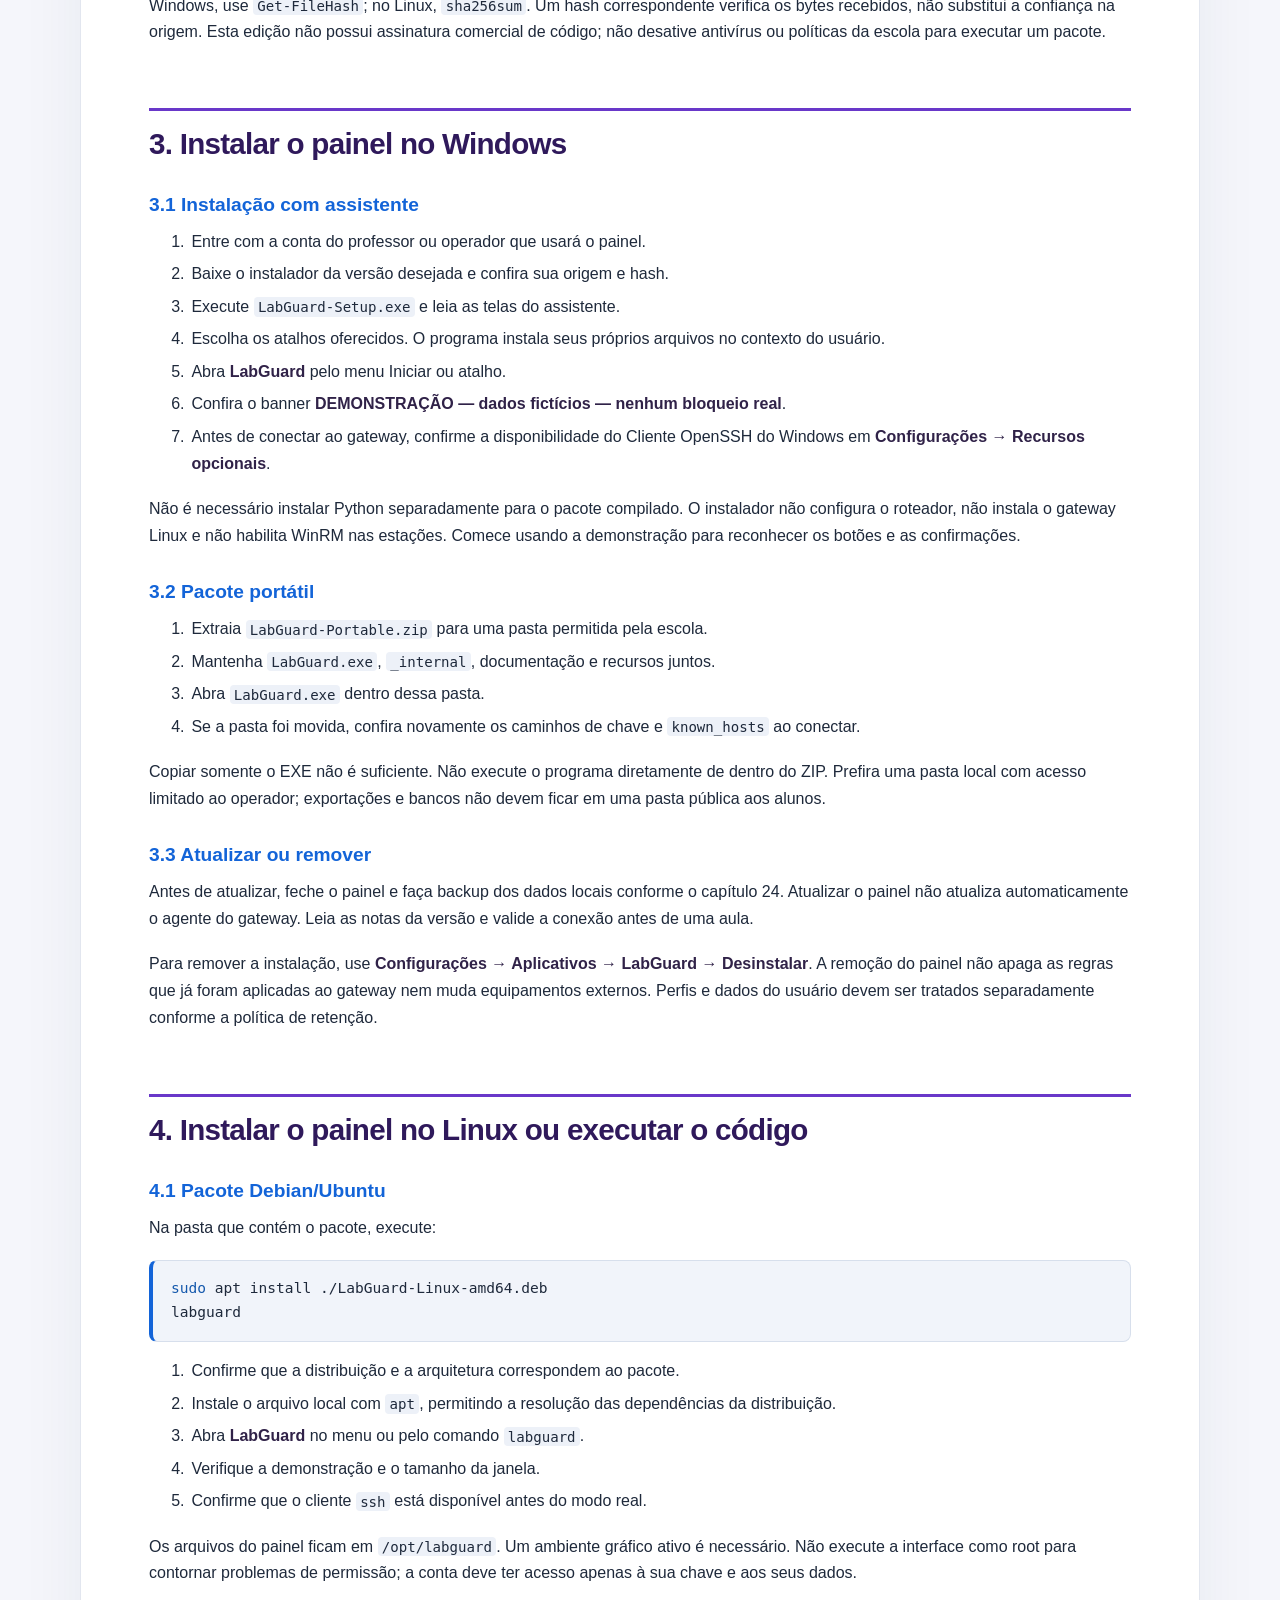
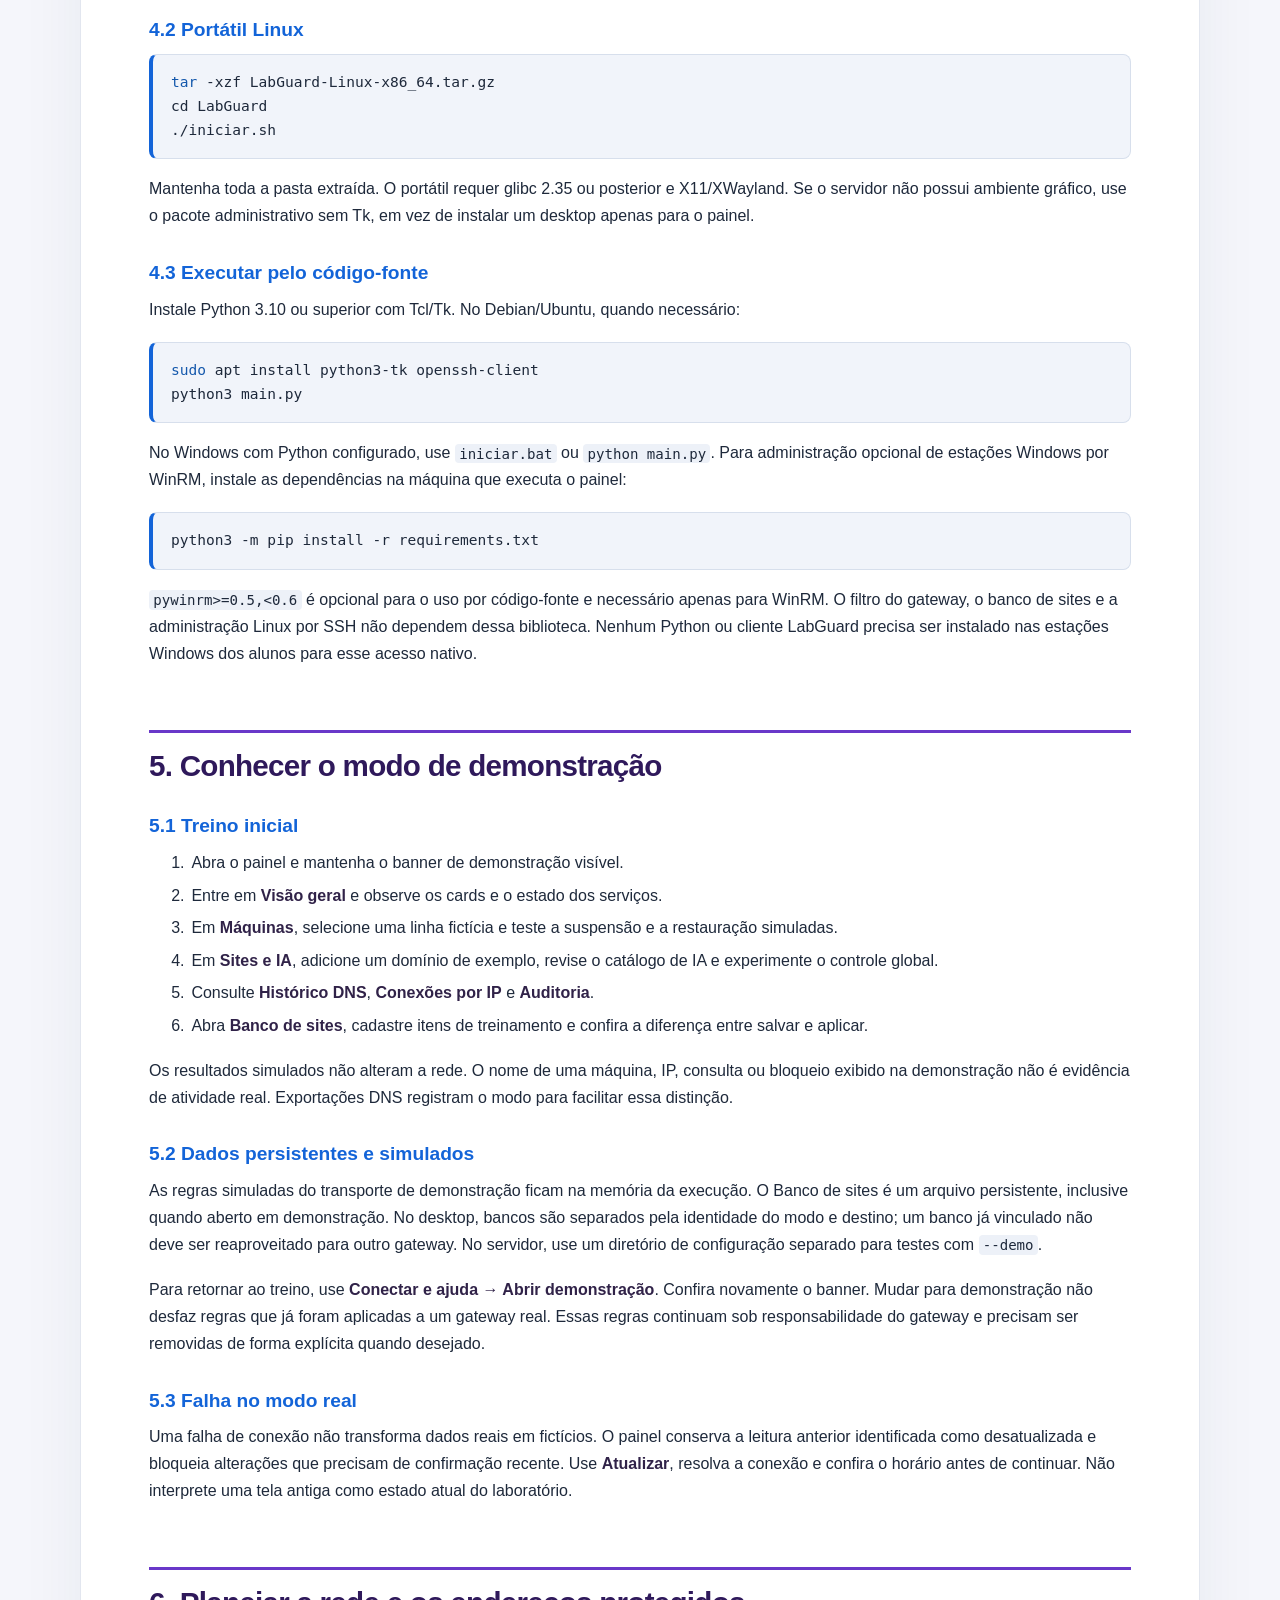
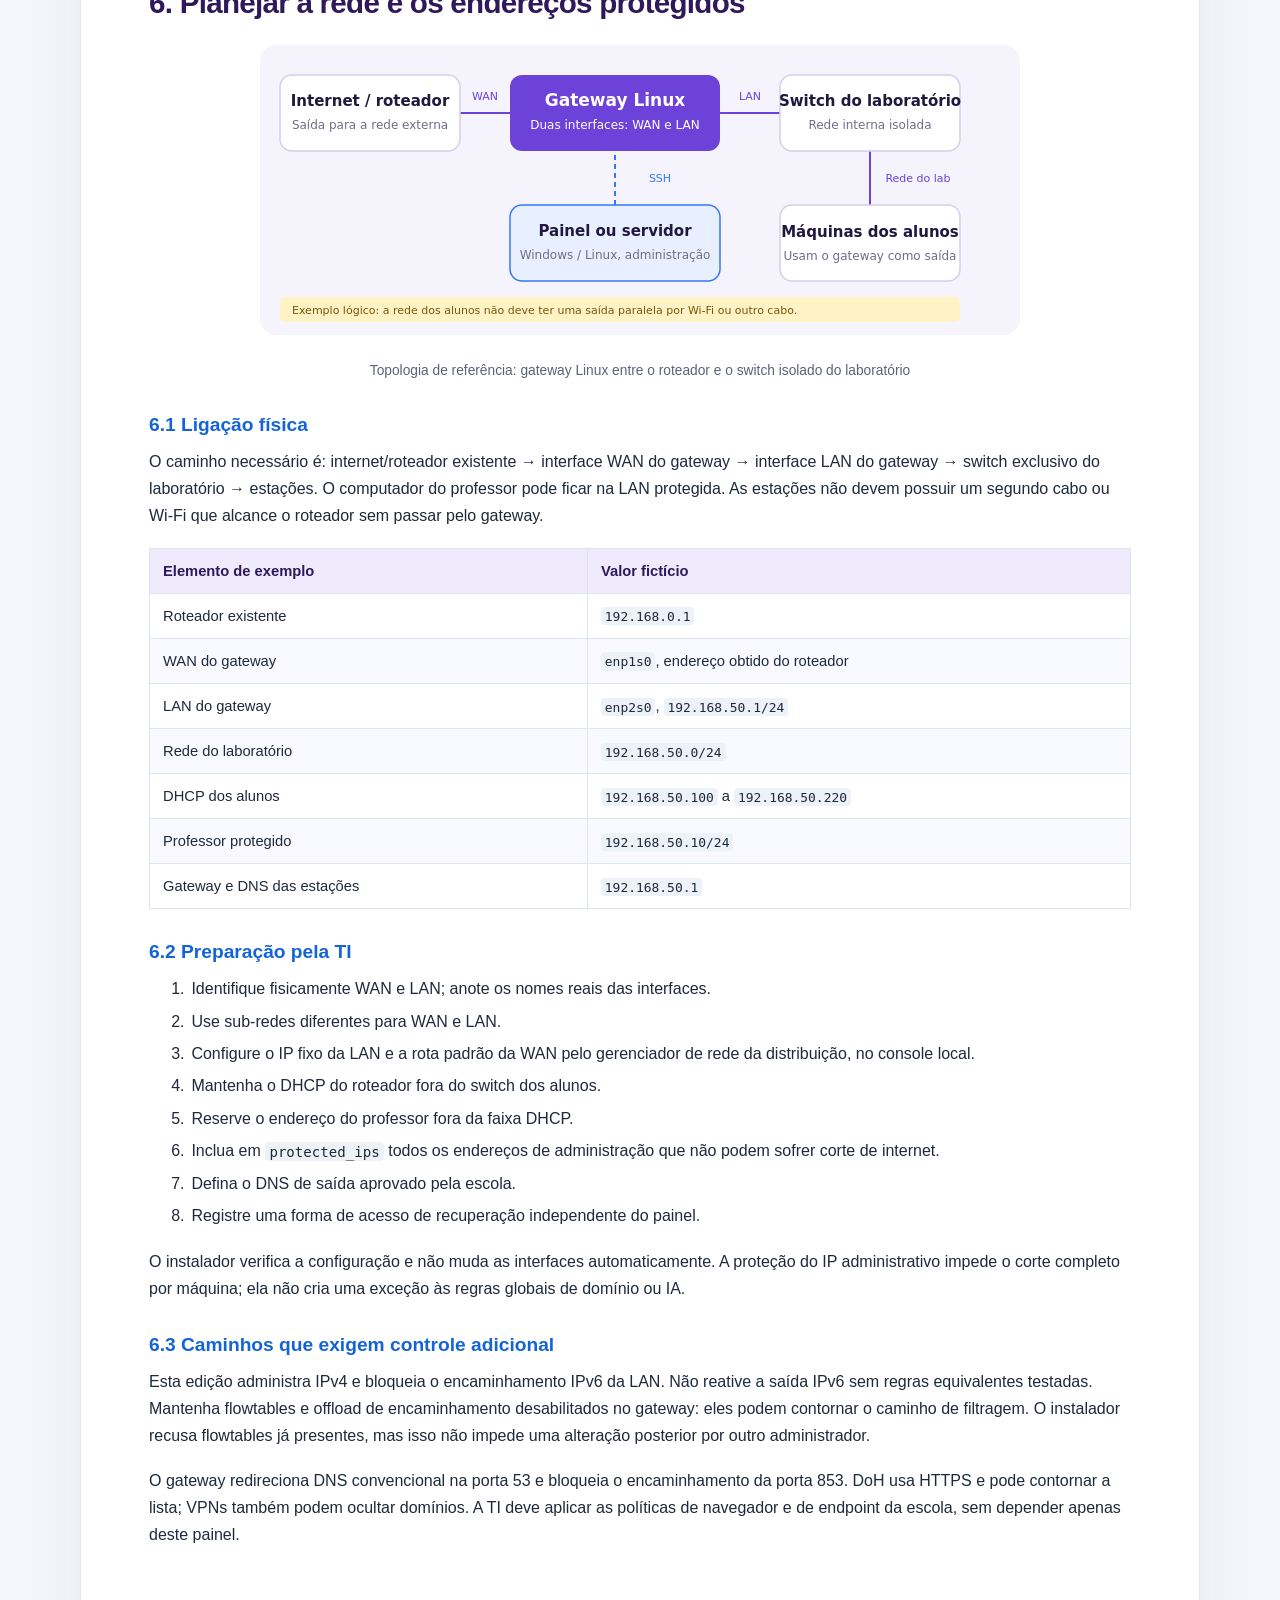
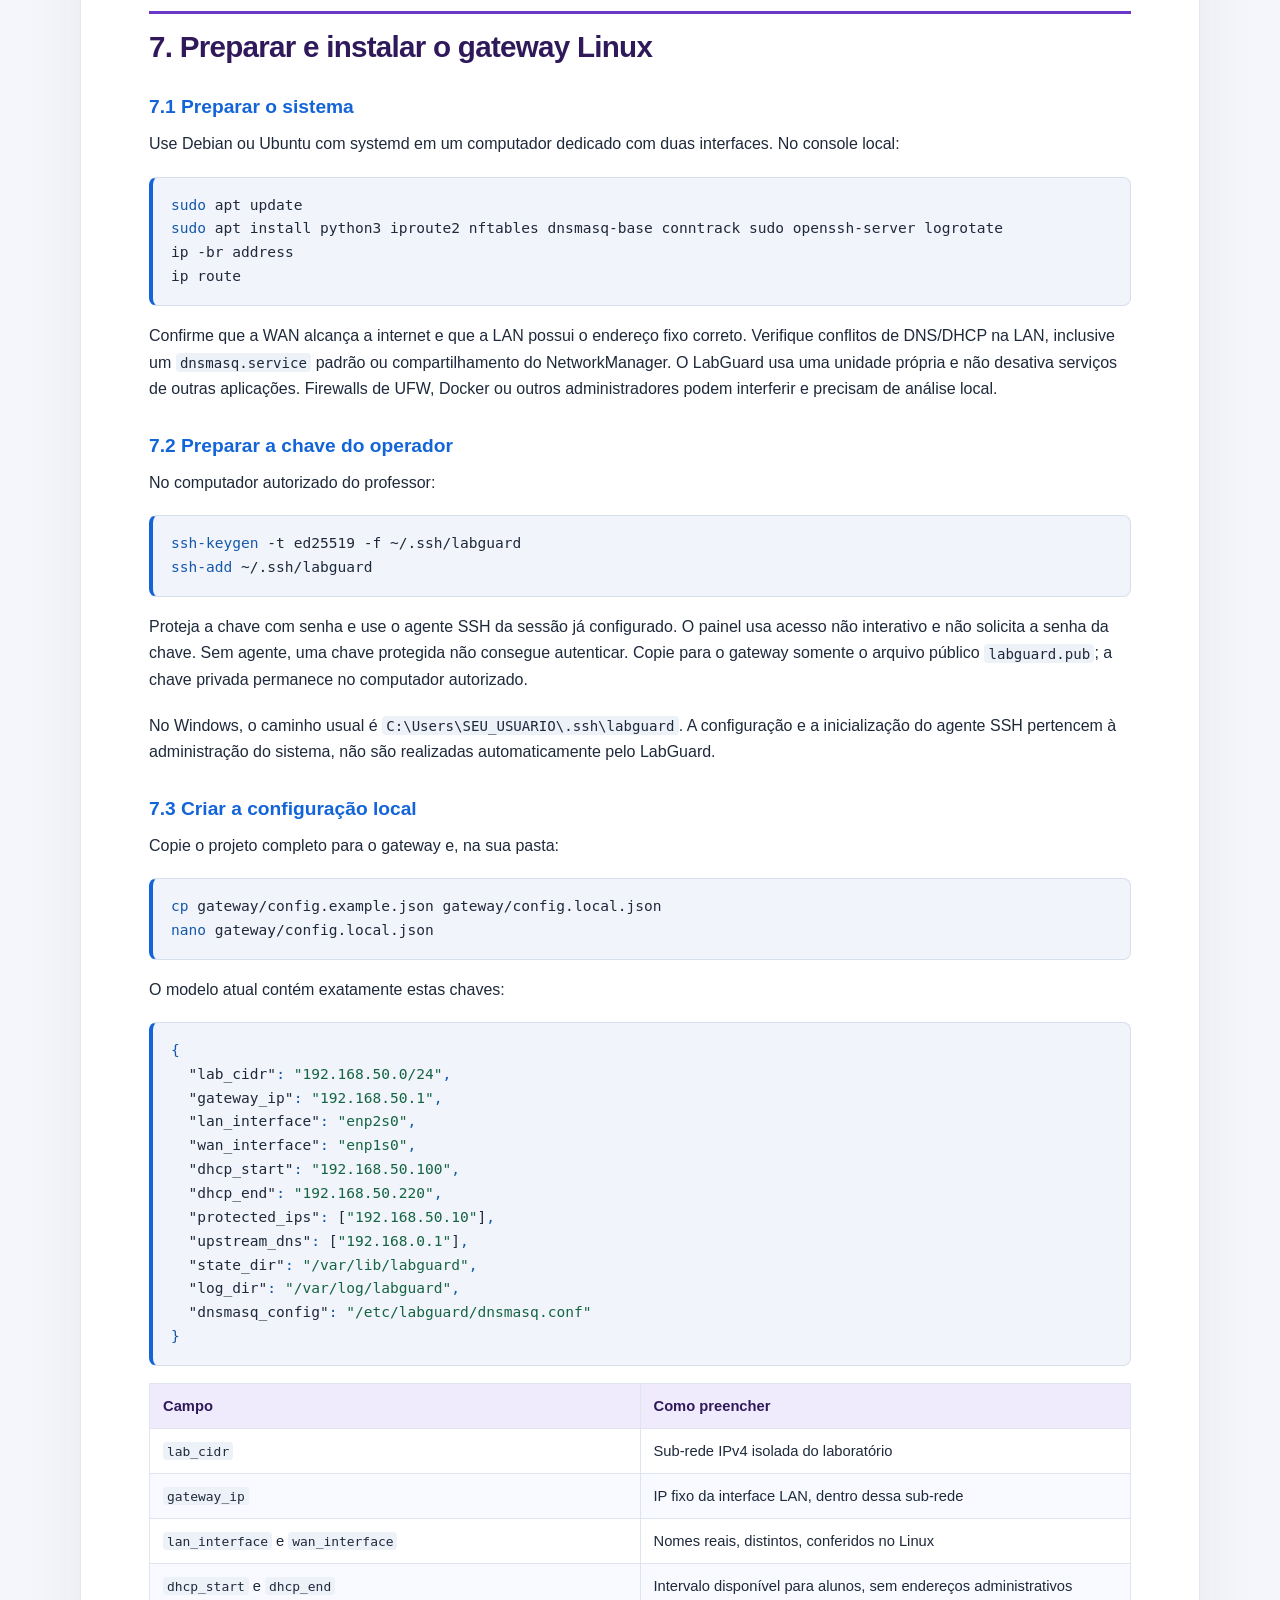
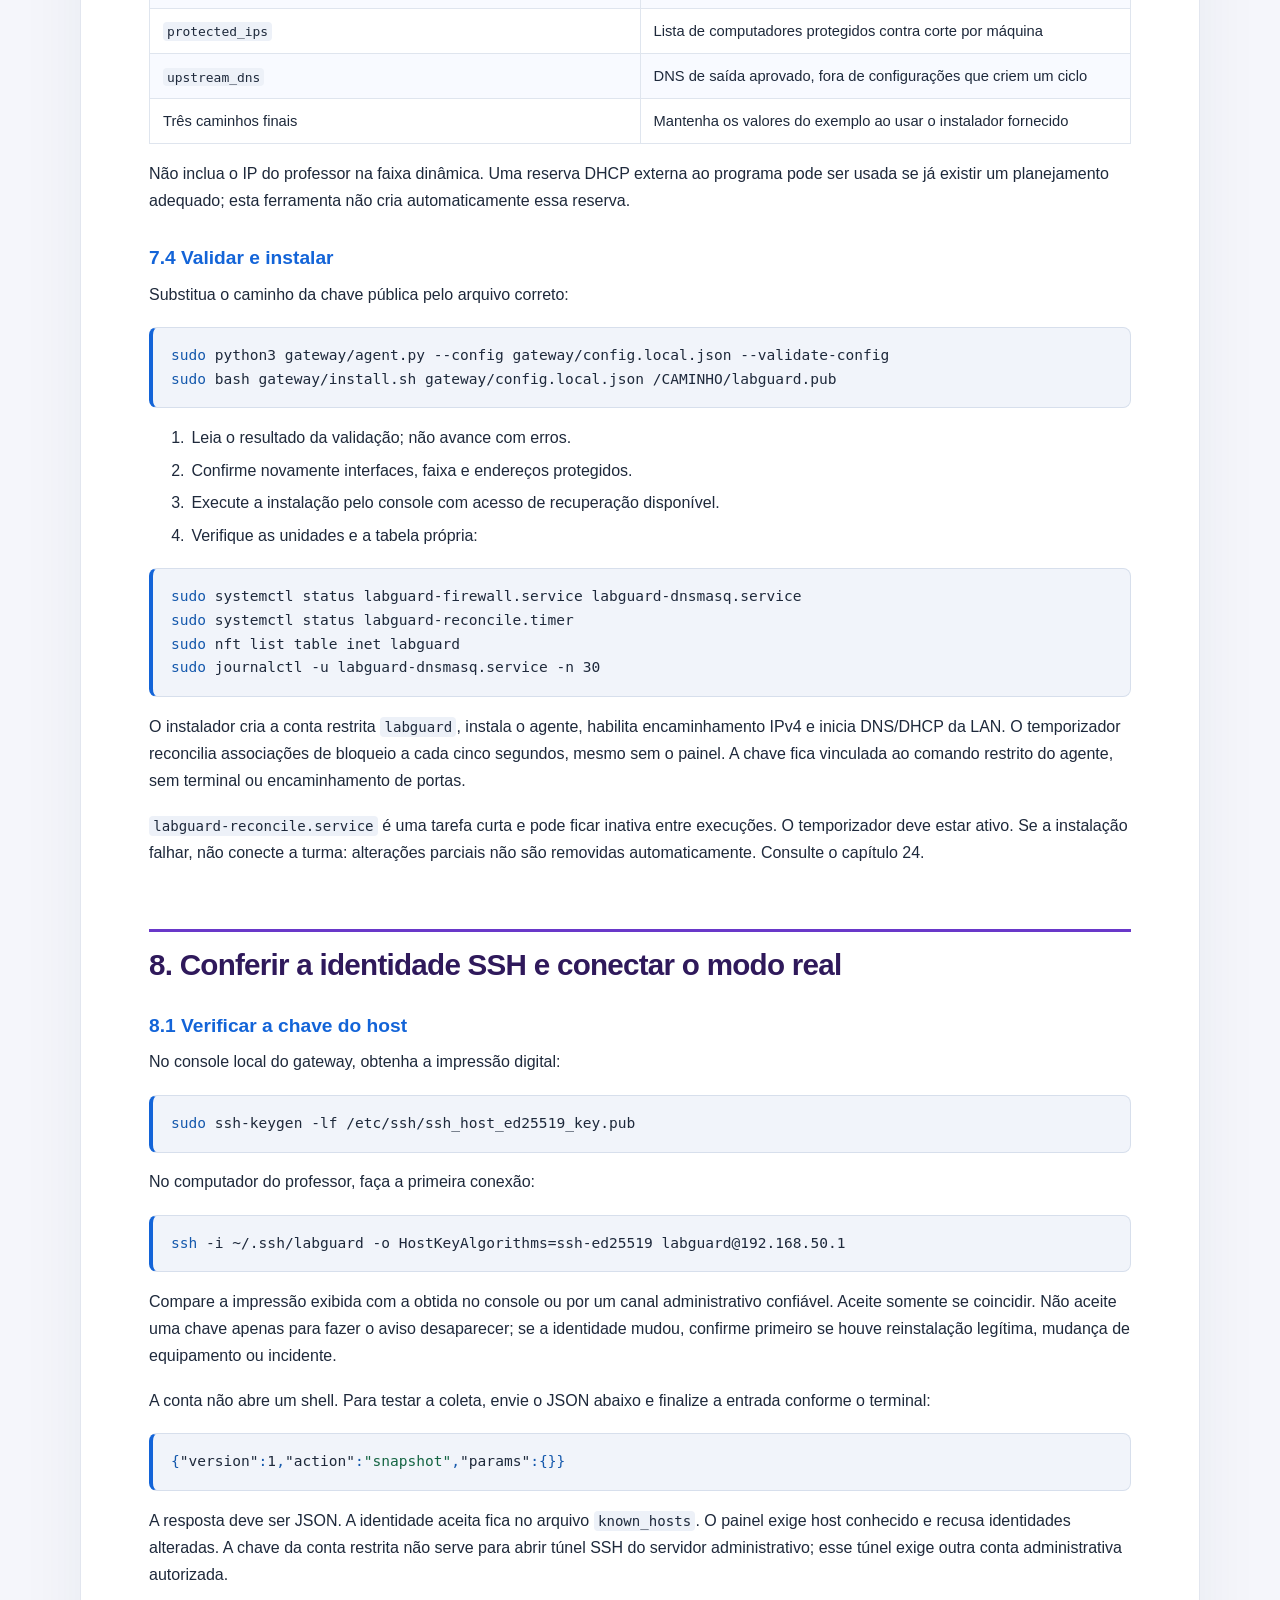
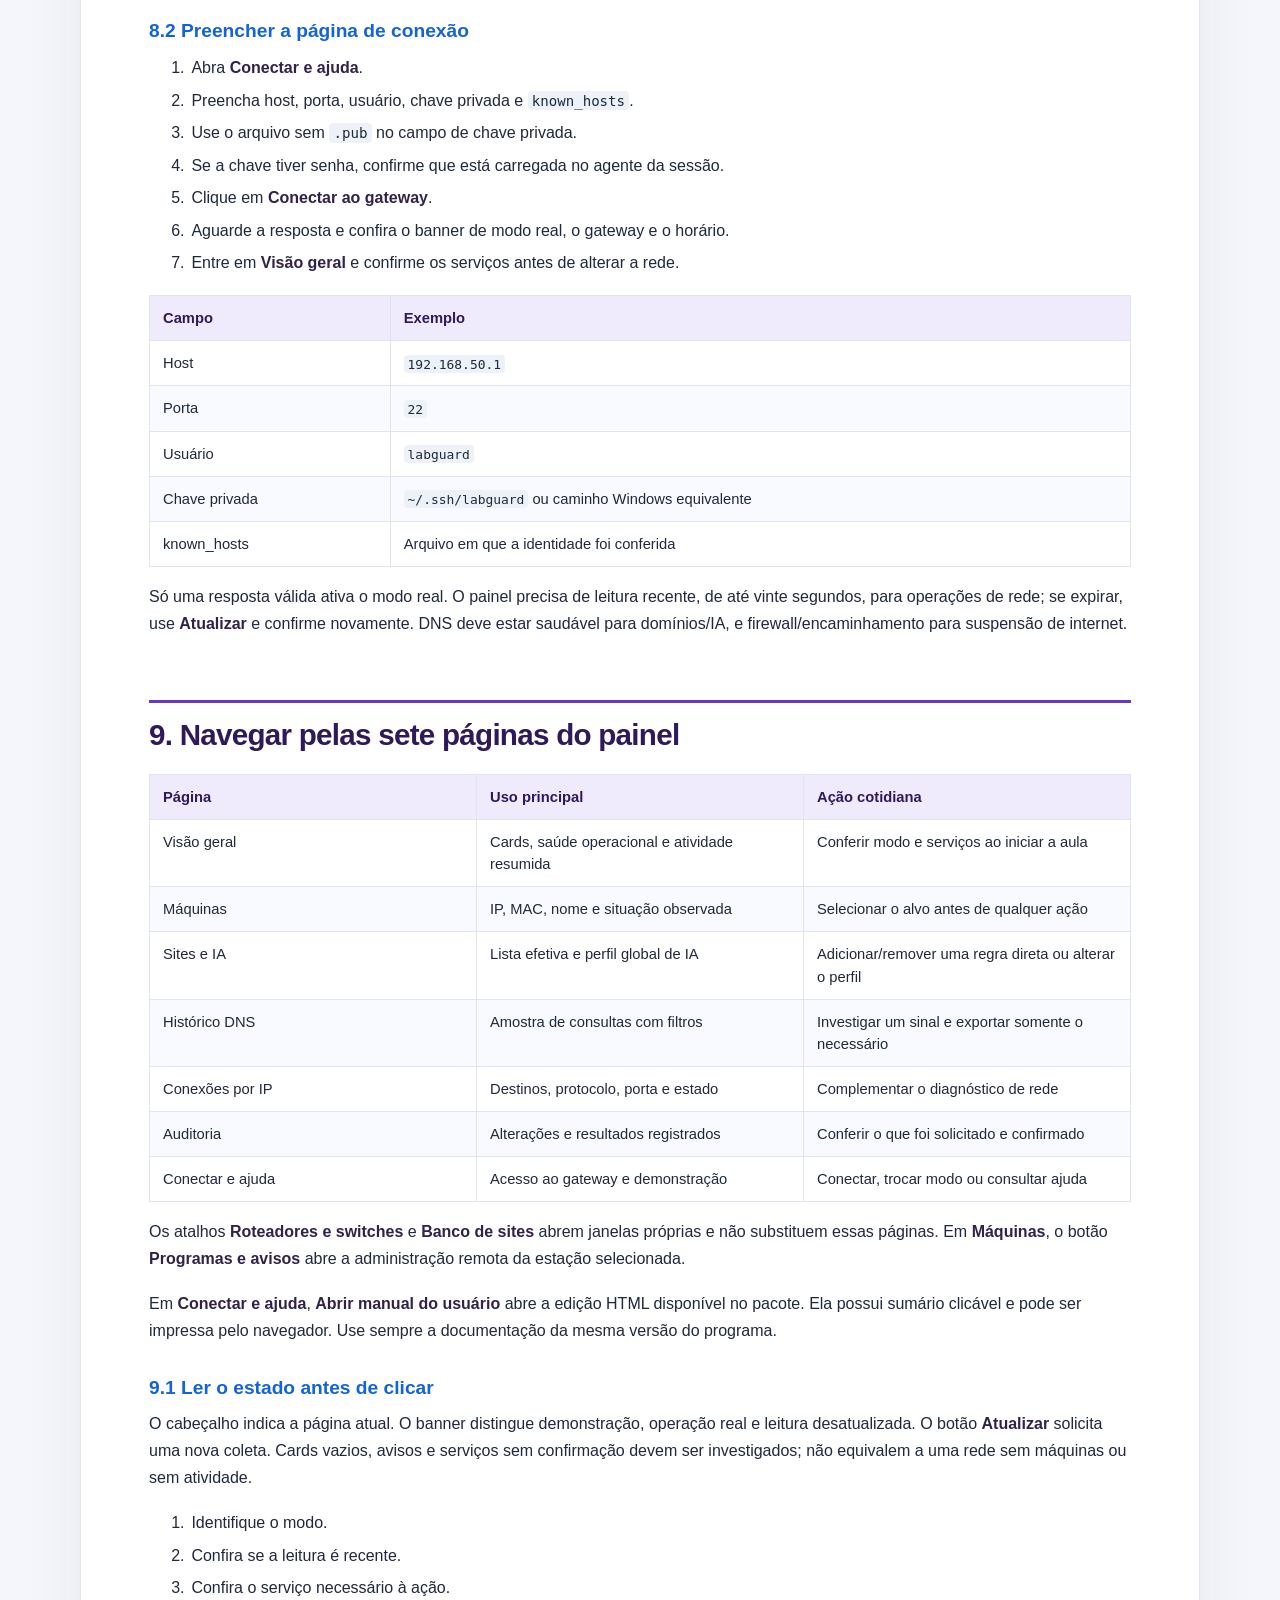
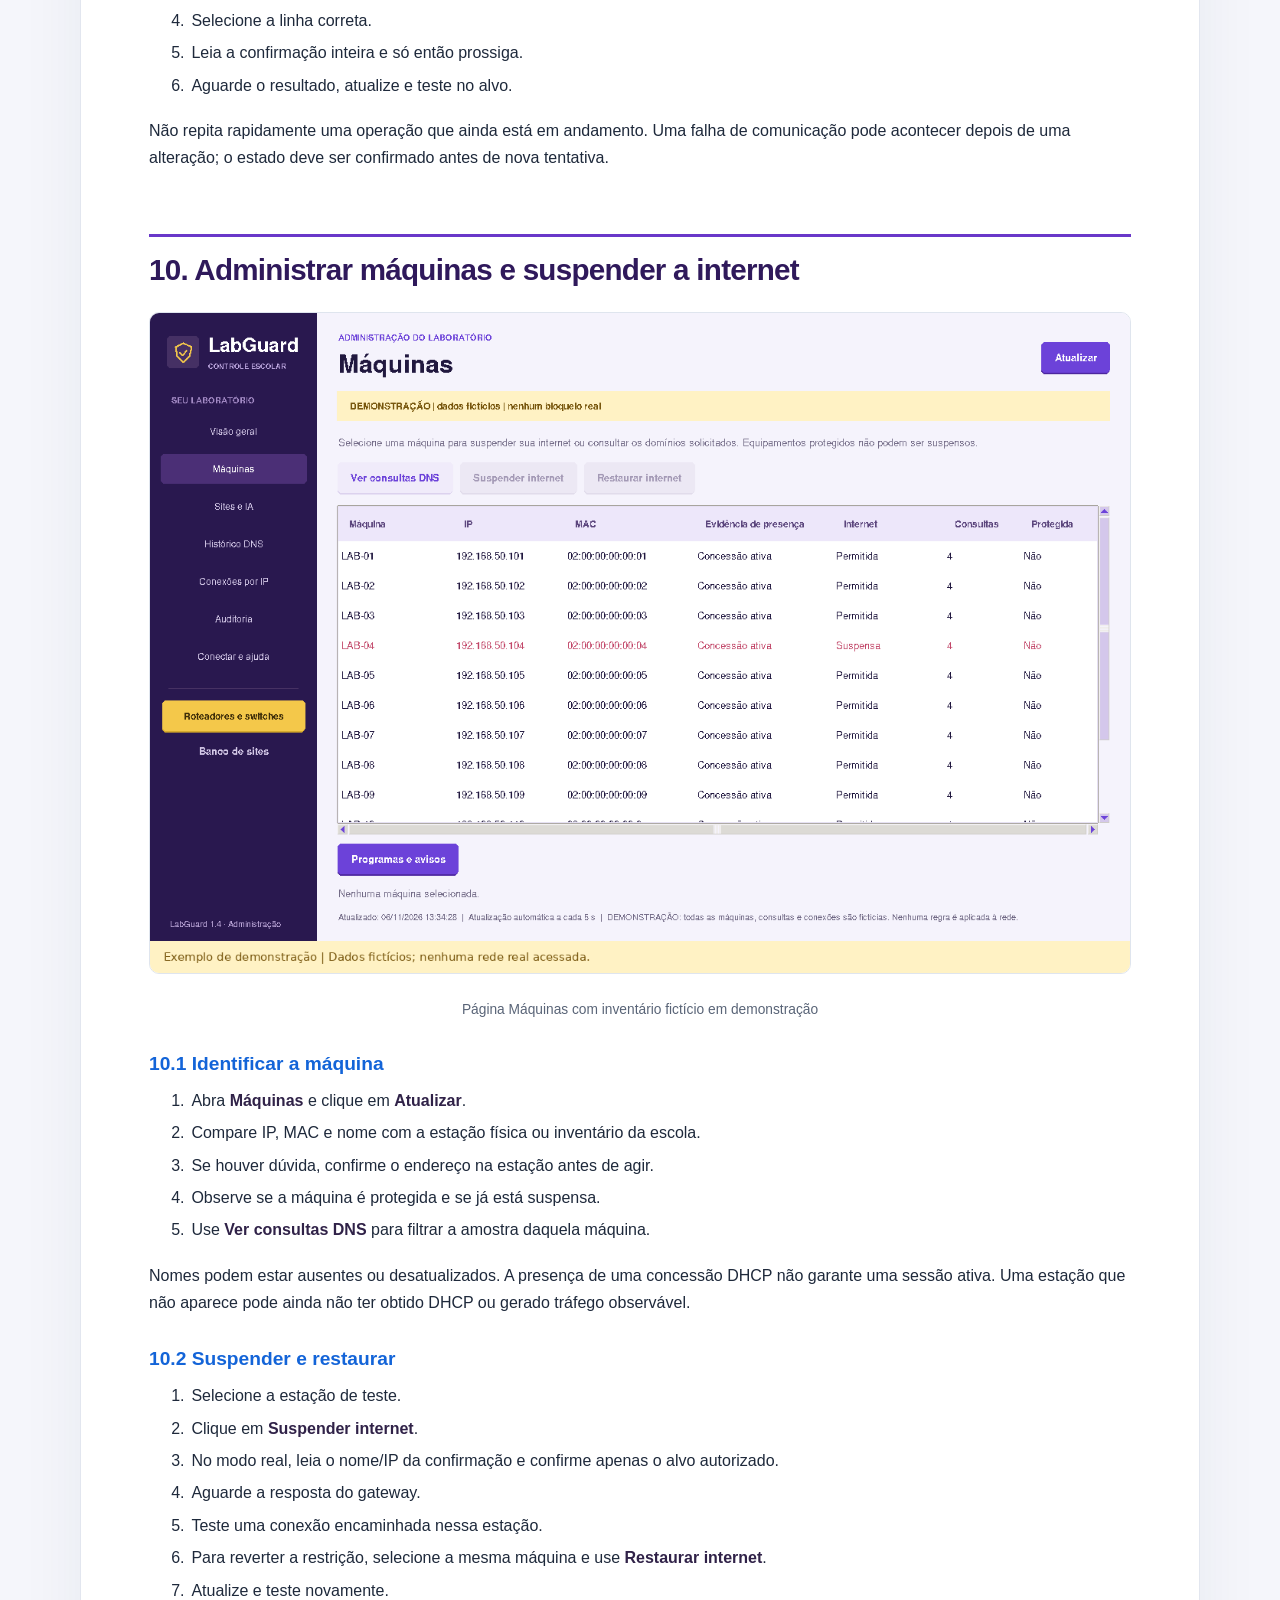
<file: docs/MANUAL_DO_USUARIO.html>
<!doctype html>
<html lang="pt-BR">
<head>
<meta charset="utf-8">
<meta name="viewport" content="width=device-width,initial-scale=1">
<meta name="color-scheme" content="light">
<title>LabGuard 1.4.0 · Manual do usuário</title>
<style>
:root{--purple:#6938c9;--deep:#2f195b;--blue:#1364d8;--yellow:#f9cc45;--ink:#1e293b;--muted:#596477;--line:#dfe5ee;--paper:#fff;--wash:#f5f6fb;--lavender:#f0eafd}
*{box-sizing:border-box}html{scroll-behavior:smooth;scroll-padding-top:24px}body{margin:0;background:var(--wash);color:var(--ink);font-family:Arial,"Liberation Sans",sans-serif;font-size:16px;line-height:1.68}a{color:var(--blue);text-decoration-thickness:1px;text-underline-offset:3px}a:hover{color:var(--purple)}a:focus-visible{outline:3px solid var(--yellow);outline-offset:4px}p,ul,ol,dl,blockquote,pre,table{margin:0 0 1.15em}h1,h2,h3,h4{line-height:1.22;color:var(--deep);font-weight:750}h1{font-size:2.5rem;letter-spacing:-.035em;margin:0 0 .5em}h2{font-size:1.85rem;letter-spacing:-.025em;margin:2.1em 0 .7em;padding-top:.5em;border-top:3px solid var(--purple)}h3{font-size:1.2rem;margin:1.6em 0 .65em;color:var(--blue)}h4{font-size:1.05rem;margin:1.4em 0 .55em}li{padding-left:.15em;margin:.35em 0}li>p{margin-bottom:.6em}strong{color:#302248}hr{border:0;border-top:1px solid var(--line);margin:2em 0}code,kbd{font-family:"DejaVu Sans Mono","Liberation Mono",monospace;font-size:.88em;background:#edf1f8;border-radius:4px;padding:.12em .3em;overflow-wrap:anywhere}pre{background:#f1f4fa;border:1px solid #d7dfec;border-left:4px solid var(--blue);border-radius:8px;padding:16px 18px;overflow-x:auto;line-height:1.5;font-size:.91rem;white-space:pre-wrap;overflow-wrap:anywhere}pre code{background:none;padding:0;border-radius:0;font-size:inherit}blockquote{margin-left:0;padding:16px 20px;border-left:5px solid var(--yellow);background:#fff9e5;border-radius:0 8px 8px 0;color:#4b4228}blockquote p:last-child{margin-bottom:0}table{width:100%;border-collapse:collapse;font-size:.92rem;line-height:1.5;overflow-wrap:anywhere}th,td{border:1px solid var(--line);padding:11px 13px;text-align:left;vertical-align:top}th{background:var(--lavender);color:var(--deep);font-weight:700}tbody tr:nth-child(even){background:#f8faff}img{display:block;max-width:100%;height:auto;border:1px solid var(--line);border-radius:10px;margin:1.5em auto}svg{display:block;max-width:100%;height:auto;margin:1.5em auto}figure{margin:1.5em 0}figcaption{font-size:.86rem;color:var(--muted);text-align:center;margin-top:.5em}.document{max-width:1120px;margin:36px auto 60px;background:var(--paper);box-shadow:0 15px 65px #25285410;border:1px solid #e2e6ef;border-radius:18px;overflow:hidden}.cover{position:relative;padding:68px 68px 56px;background:linear-gradient(135deg,#251147 0%,#5936b0 57%,#1863bf 100%);color:#fff}.cover:before{content:"";position:absolute;left:0;top:0;width:100%;height:9px;background:var(--yellow)}.brand{font-weight:800;font-size:1.15rem;letter-spacing:.08em;margin-bottom:45px}.brand-mark{display:inline-flex;width:36px;height:36px;align-items:center;justify-content:center;background:var(--yellow);color:var(--deep);border-radius:11px;margin-right:12px;letter-spacing:0}.eyebrow{font-size:.8rem;letter-spacing:.15em;text-transform:uppercase;font-weight:700;color:#f9d96f;margin-bottom:15px}.cover h1{font-size:3.9rem;max-width:730px;color:#fff;font-weight:750;line-height:1.05;letter-spacing:-.05em;margin:0 0 24px}.subtitle{font-size:1.14rem;max-width:690px;line-height:1.65;color:#ecedff;margin:0 0 35px}.cover-meta{display:flex;gap:14px;flex-wrap:wrap}.cover-meta span{display:inline-block;border:1px solid #ffffff44;border-radius:50px;padding:7px 14px;font-size:.83rem;color:#fff}.cover-meta span:first-child{background:var(--yellow);border-color:var(--yellow);color:var(--deep);font-weight:700}.reading-note{padding:18px 68px;background:#fff7d9;border-bottom:1px solid #f0e0a8;font-size:.88rem;color:#594a1d}.reading-note strong{color:#493b18}#TOC{margin:0 68px;padding:44px 0 26px;border-bottom:1px solid var(--line)}#TOC h2{border:0;margin:0 0 20px;padding:0;font-size:1.55rem}#TOC>ul{columns:2;column-gap:42px;font-size:.9rem;line-height:1.5;padding-left:20px}#TOC li{break-inside:avoid;margin:0 0 11px}#TOC li ul{list-style:circle;padding-left:19px;margin:.5em 0 .9em;font-size:.88em}#TOC a{text-decoration:none;color:#3a3761}#TOC a:hover{text-decoration:underline;color:var(--blue)}main{padding:25px 68px 52px}main>h1:first-child{font-size:2rem;margin-top:1.1em}main>:first-child{margin-top:1.1em}.doc-footer{padding:22px 68px;background:#f0eafd;border-top:1px solid #ded3f7;color:#5b4b78;font-size:.83rem;display:flex;justify-content:space-between;gap:20px}.doc-footer a{color:var(--purple)}.footnotes{font-size:.88em;color:var(--muted)}.sourceCode .co{color:#586676}.sourceCode .st{color:#146442}.sourceCode .kw,.sourceCode .cf{color:#6938c9}.sourceCode .fu{color:#1458ac}
@media(max-width:900px){.document{margin:0;border-radius:0;border:0;box-shadow:none}.cover{padding:55px 28px 40px}.cover h1{font-size:3rem}.brand{margin-bottom:36px}.reading-note{padding:18px 28px}#TOC{margin:0 28px;padding-top:30px}#TOC>ul{columns:1}main{padding:20px 28px 40px}.doc-footer{padding:20px 28px}table{font-size:.85rem}th,td{padding:9px}h2{font-size:1.6rem}}
@media print{
@page{size:A4;margin:17mm 16mm 19mm;@bottom-left{content:"LabGuard 1.4.0 · Manual do usuário";font-family:Arial,sans-serif;font-size:8pt;color:#687082}@bottom-right{content:counter(page);font-family:Arial,sans-serif;font-size:8pt;color:#687082}}
html{scroll-behavior:auto}body{background:#fff;font-size:10.2pt;line-height:1.54;color:#202b3a;-webkit-print-color-adjust:exact;print-color-adjust:exact}.document{max-width:none;margin:0;background:#fff;border:0;border-radius:0;box-shadow:none;overflow:visible}.cover{padding:28mm 14mm 22mm;min-height:238mm;break-after:page;background:linear-gradient(140deg,#29134e,#5631a9 65%,#2364ba)}.cover:before{height:3mm}.brand{font-size:14pt;margin-bottom:25mm}.brand-mark{width:10mm;height:10mm;border-radius:3mm}.eyebrow{font-size:8.4pt;letter-spacing:.12em;margin-bottom:6mm}.cover h1{font-size:43pt;max-width:140mm;margin-bottom:10mm;line-height:1.08}.subtitle{font-size:13pt;line-height:1.7;margin-bottom:14mm;max-width:140mm}.cover-meta{gap:3mm}.cover-meta span{font-size:8.5pt;padding:2mm 4mm}.reading-note{padding:5mm 0;font-size:9pt;border:0;background:none;color:#4b4f5b}.reading-note strong{color:#2f195b}#TOC{margin:0;padding:7mm 0 3mm;border:0;break-after:page}#TOC h2{font-size:21pt;break-before:auto;padding:0;border:0}#TOC>ul{columns:1;column-gap:0;font-size:9.8pt;line-height:1.45;padding-left:6mm}#TOC li{margin-bottom:2.2mm}#TOC li ul{margin:1mm 0 2mm;font-size:8.8pt}main{padding:0}main>h1:first-child{font-size:23pt;margin-top:3mm;break-before:auto}h2{font-size:21pt;margin:0 0 6mm;padding-top:4mm;border-top:1mm solid var(--purple);break-before:page}h3{font-size:13pt;margin:6mm 0 3mm}h4{font-size:11pt}h1,h2,h3,h4{break-after:avoid}p,li{orphans:3;widows:3}p,ul,ol,dl,blockquote,pre,table{margin-bottom:3.8mm}li{margin:1.4mm 0}table{font-size:8.7pt;line-height:1.42;break-inside:auto}th,td{padding:2.5mm 3mm}thead{display:table-header-group}tr{break-inside:avoid}pre{font-size:8.4pt;line-height:1.45;padding:3.5mm 4mm;border-radius:2mm;break-inside:avoid}blockquote{padding:4mm 5mm;break-inside:avoid}svg{width:100%;max-height:70mm;height:auto;break-inside:avoid}img{max-height:70mm;object-fit:contain;break-inside:avoid;border-radius:2mm}a{color:#164c9f;text-decoration:none}main a[href^="https://"]{overflow-wrap:anywhere}.doc-footer{margin-top:9mm;padding:5mm 0;background:none;border-top:1px solid var(--line);font-size:8pt;color:#596477}.doc-footer a[href="#inicio"]{display:none}.footnotes{font-size:8.5pt}}
</style>
</head>
<body>
<div class="document">
<header class="cover" id="inicio">
<div class="brand"><span class="brand-mark" aria-hidden="true">L</span>LABGUARD</div>
<p class="eyebrow">Laboratório escolar · Guia de operação</p>
<h1>Manual do<br>usuário</h1>
<p class="subtitle">Instalação, configuração e uso diário do painel, do banco de sites e dos serviços de administração. Instruções para Windows, Linux e servidores.</p>
<div class="cover-meta"><span>Versão 1.4.0</span><span>Passo a passo</span><span>6 de novembro de 2026</span></div>
</header>
<div class="reading-note"><strong>Como usar:</strong> escolha um capítulo no sumário. Este arquivo funciona sem conexão à internet; os links externos precisam de acesso à rede. Para imprimir ou salvar em PDF, use <strong>Ctrl+P</strong> e papel A4.</div>
<nav id="TOC" role="doc-toc" aria-label="Sumário">
<h2>Sumário</h2>
<ul>
<li><a href="#entender-os-componentes-e-os-limites" id="toc-entender-os-componentes-e-os-limites">1. Entender os componentes
e os limites</a></li>
<li><a href="#escolher-a-edição-e-preparar-a-implantação" id="toc-escolher-a-edição-e-preparar-a-implantação">2. Escolher a edição
e preparar a implantação</a></li>
<li><a href="#instalar-o-painel-no-windows" id="toc-instalar-o-painel-no-windows">3. Instalar o painel no
Windows</a></li>
<li><a href="#instalar-o-painel-no-linux-ou-executar-o-código" id="toc-instalar-o-painel-no-linux-ou-executar-o-código">4. Instalar o
painel no Linux ou executar o código</a></li>
<li><a href="#conhecer-o-modo-de-demonstração" id="toc-conhecer-o-modo-de-demonstração">5. Conhecer o modo de
demonstração</a></li>
<li><a href="#planejar-a-rede-e-os-endereços-protegidos" id="toc-planejar-a-rede-e-os-endereços-protegidos">6. Planejar a rede e
os endereços protegidos</a></li>
<li><a href="#preparar-e-instalar-o-gateway-linux" id="toc-preparar-e-instalar-o-gateway-linux">7. Preparar e instalar o
gateway Linux</a></li>
<li><a href="#conferir-a-identidade-ssh-e-conectar-o-modo-real" id="toc-conferir-a-identidade-ssh-e-conectar-o-modo-real">8. Conferir a
identidade SSH e conectar o modo real</a></li>
<li><a href="#navegar-pelas-sete-páginas-do-painel" id="toc-navegar-pelas-sete-páginas-do-painel">9. Navegar pelas sete
páginas do painel</a></li>
<li><a href="#administrar-máquinas-e-suspender-a-internet" id="toc-administrar-máquinas-e-suspender-a-internet">10. Administrar
máquinas e suspender a internet</a></li>
<li><a href="#usar-os-bloqueios-diretos-de-sites-e-ia" id="toc-usar-os-bloqueios-diretos-de-sites-e-ia">11. Usar os bloqueios
diretos de Sites e IA</a></li>
<li><a href="#organizar-o-banco-de-sites" id="toc-organizar-o-banco-de-sites">12. Organizar o Banco de
sites</a></li>
<li><a href="#aplicar-lotes-e-interpretar-a-propriedade-das-regras" id="toc-aplicar-lotes-e-interpretar-a-propriedade-das-regras">13.
Aplicar lotes e interpretar a propriedade das regras</a></li>
<li><a href="#ativar-e-revisar-o-perfil-global-de-ia" id="toc-ativar-e-revisar-o-perfil-global-de-ia">14. Ativar e revisar o
perfil global de IA</a></li>
<li><a href="#ler-dns-conexões-e-auditoria" id="toc-ler-dns-conexões-e-auditoria">15. Ler DNS, conexões e
auditoria</a></li>
<li><a href="#conectar-a-administração-remota-sem-cliente" id="toc-conectar-a-administração-remota-sem-cliente">16. Conectar a
administração remota sem cliente</a></li>
<li><a href="#consultar-jogos-e-remover-somente-pacotes-suportados" id="toc-consultar-jogos-e-remover-somente-pacotes-suportados">17.
Consultar jogos e remover somente pacotes suportados</a></li>
<li><a href="#enviar-avisos-e-usar-o-monitoramento-opcional" id="toc-enviar-avisos-e-usar-o-monitoramento-opcional">18. Enviar avisos
e usar o monitoramento opcional</a></li>
<li><a href="#integrar-roteadores-switches-e-novos-perfis" id="toc-integrar-roteadores-switches-e-novos-perfis">19. Integrar
roteadores, switches e novos perfis</a></li>
<li><a href="#configurar-o-servidor-administrativo" id="toc-configurar-o-servidor-administrativo">20. Configurar o servidor
administrativo</a></li>
<li><a href="#instalar-e-operar-os-serviços-windows-e-linux" id="toc-instalar-e-operar-os-serviços-windows-e-linux">21. Instalar e
operar os serviços Windows e Linux</a></li>
<li><a href="#executar-a-rotina-do-operador-e-a-homologação" id="toc-executar-a-rotina-do-operador-e-a-homologação">22. Executar a
rotina do operador e a homologação</a></li>
<li><a href="#proteger-acessos-e-tratar-os-registros" id="toc-proteger-acessos-e-tratar-os-registros">23. Proteger acessos e
tratar os registros</a></li>
<li><a href="#diagnosticar-falhas-fazer-backup-e-recuperar" id="toc-diagnosticar-falhas-fazer-backup-e-recuperar">24. Diagnosticar
falhas, fazer backup e recuperar</a></li>
<li><a href="#consultar-o-glossário-e-os-guias-complementares" id="toc-consultar-o-glossário-e-os-guias-complementares">25. Consultar o
glossário e os guias complementares</a></li>
<li><a href="#usar-o-mapa-ipmac-e-exportar-relatórios" id="toc-usar-o-mapa-ipmac-e-exportar-relatórios">26. Usar o mapa IP/MAC
e exportar relatórios</a></li>
<li><a href="#operar-o-laboratório-com-wi-fi-gerenciado" id="toc-operar-o-laboratório-com-wi-fi-gerenciado">27. Operar o
laboratório com Wi-Fi gerenciado</a></li>
</ul>
</nav>
<main id="conteudo">
<p><strong>Administração do laboratório escolar · Windows, Linux e
servidores</strong><br />
Edição de 6 de novembro de 2026. Identidade visual: roxo, azul e
amarelo.</p>
<p>Este manual orienta professores, operadores e responsáveis de TI
desde a escolha do pacote até a recuperação de uma instalação. Os
exemplos usam uma rede fictícia e precisam ser adaptados pela TI. Telas
de demonstração contêm dados inventados e não comprovam bloqueios em uma
rede real.</p>
<p>O código desta edição está em validação para publicação. Confira os
pacotes efetivamente disponíveis e o estado dos testes em <a href="https://github.com/perabru/LabGuard/releases">Versões e
downloads</a> e <a href="VALIDACAO.md">Validação</a>. Testes simulados e
verificações em máquinas descartáveis não substituem o teste no
laboratório.</p>
<figure>
<img src="[data-uri]" alt="Visão geral do LabGuard: demonstração com dados fictícios e nenhum bloqueio real" />
<figcaption aria-hidden="true">Visão geral do LabGuard: demonstração com
dados fictícios e nenhum bloqueio real</figcaption>
</figure>
<h2 id="entender-os-componentes-e-os-limites">1. Entender os componentes
e os limites</h2>
<h3 id="o-que-o-labguard-faz">1.1 O que o LabGuard faz</h3>
<p>O LabGuard reúne uma interface gráfica para o professor, um gateway
Linux que aplica regras de rede, um banco local de sites e ferramentas
opcionais de administração. É possível consultar máquinas observadas,
bloquear domínios de jogos ou IA e suspender o encaminhamento de
internet de uma máquina. Cada operação depende de uma conexão
administrativa autorizada e do componente adequado.</p>
<table>
<colgroup>
<col style="width: 33%" />
<col style="width: 33%" />
<col style="width: 33%" />
</colgroup>
<thead>
<tr class="header">
<th>Componente</th>
<th>Onde funciona</th>
<th>Responsabilidade</th>
</tr>
</thead>
<tbody>
<tr class="odd">
<td>Painel desktop</td>
<td>Windows ou Linux com ambiente gráfico</td>
<td>Exibir dados e enviar operações autorizadas</td>
</tr>
<tr class="even">
<td>Gateway LabGuard</td>
<td>Linux dedicado com duas interfaces</td>
<td>DHCP/DNS, regras de encaminhamento e coleta da rede</td>
</tr>
<tr class="odd">
<td>Banco de sites</td>
<td>Computador que executa o painel ou servidor</td>
<td>Guardar a lista desejada, histórico e propriedade das regras</td>
</tr>
<tr class="even">
<td>Servidor administrativo</td>
<td>Windows Server ou Linux, sem Tk</td>
<td>Oferecer painel web local e serviço de inicialização</td>
</tr>
<tr class="odd">
<td>Integrações diretas</td>
<td>Equipamentos compatíveis já configurados</td>
<td>Consultar inventário e, em perfis específicos, controlar portas</td>
</tr>
<tr class="even">
<td>Administração remota</td>
<td>Serviço WinRM HTTPS ou SSH da estação</td>
<td>Consultar programas reconhecidos, enviar avisos e remover pacotes
permitidos</td>
</tr>
</tbody>
</table>
<p><strong>Instalar apenas o painel ou o servidor administrativo não
concede controle sobre os outros computadores.</strong> O tráfego
precisa passar pelo gateway para o filtro de rede funcionar. Consultar
ou desinstalar um programa exige acesso administrativo à própria
estação, separado do acesso ao gateway.</p>
<h3 id="como-interpretar-os-dados">1.2 Como interpretar os dados</h3>
<p>Uma consulta DNS indica que um dispositivo pediu a resolução de um
domínio. Pode vir de uma página, anúncio, aplicativo ou tarefa em
segundo plano. Não comprova visita, não mostra a URL completa e não
revela conteúdo HTTPS. Uma concessão DHCP ainda válida não garante que a
máquina esteja ligada. O inventário reúne equipamentos observados, sem
realizar uma descoberta física completa de todos os cabos e
dispositivos.</p>
<p>O filtro de sites atua por domínio e subdomínios, globalmente no
laboratório. Não há lista diferente por aluno nesta edição. Não há
classificação automática de todos os jogos ou conteúdos adultos,
inspeção TLS ou identificação de toda IA. VPNs, DNS sobre HTTPS, redes
alternativas e IA local exigem medidas complementares da escola. Um
bloqueio também pode afetar o computador do professor se ele usa o DNS
do laboratório.</p>
<h3 id="três-ações-diferentes">1.3 Três ações diferentes</h3>
<table>
<colgroup>
<col style="width: 33%" />
<col style="width: 33%" />
<col style="width: 33%" />
</colgroup>
<thead>
<tr class="header">
<th>Ação</th>
<th>Efeito esperado</th>
<th>O que conferir</th>
</tr>
</thead>
<tbody>
<tr class="odd">
<td>Bloquear domínio</td>
<td>Impedir novas resoluções DNS correspondentes</td>
<td>Cache, subdomínios e conexões já abertas</td>
</tr>
<tr class="even">
<td>Suspender internet da máquina</td>
<td>Bloquear o encaminhamento LAN–WAN no gateway</td>
<td>IP/MAC observado e ausência de outra rede</td>
</tr>
<tr class="odd">
<td>Desativar porta de switch</td>
<td>Cortar a conectividade da porta inteira</td>
<td>Cabo físico, possíveis equipamentos em cascata e acesso de
gestão</td>
</tr>
</tbody>
</table>
<p>Escolha a ação pelo objetivo da aula. Para interromper imediatamente
uma conexão encaminhada da máquina de teste, use a suspensão de
internet. Para manter recursos locais e bloquear apenas domínios
conhecidos, use o filtro DNS. Controle de porta deve ficar restrito aos
responsáveis pelo equipamento.</p>
<h2 id="escolher-a-edição-e-preparar-a-implantação">2. Escolher a edição
e preparar a implantação</h2>
<h3 id="selecionar-o-pacote">2.1 Selecionar o pacote</h3>
<table>
<colgroup>
<col style="width: 33%" />
<col style="width: 33%" />
<col style="width: 33%" />
</colgroup>
<thead>
<tr class="header">
<th>Ambiente</th>
<th>Arquivo</th>
<th>Orientação</th>
</tr>
</thead>
<tbody>
<tr class="odd">
<td>Professor em Windows 10/11 x64</td>
<td><code>LabGuard-Setup.exe</code></td>
<td>Instalação por usuário e atalhos</td>
</tr>
<tr class="even">
<td>Windows x64 portátil</td>
<td><code>LabGuard-Portable.zip</code></td>
<td>Extrair toda a pasta; executar <code>LabGuard.exe</code></td>
</tr>
<tr class="odd">
<td>Ubuntu 22.04+ ou Debian 12+, amd64</td>
<td><code>LabGuard-Linux-amd64.deb</code></td>
<td>Painel instalado no sistema</td>
</tr>
<tr class="even">
<td>Linux x86_64, glibc 2.35+, X11/XWayland</td>
<td><code>LabGuard-Linux-x86_64.tar.gz</code></td>
<td>Painel portátil com ambiente gráfico</td>
</tr>
<tr class="odd">
<td>Windows Server x64 sem interface Tk</td>
<td><code>LabGuard-Server-Windows.zip</code></td>
<td>Serviço SCM e painel web local</td>
</tr>
<tr class="even">
<td>Linux x86_64 com systemd</td>
<td><code>LabGuard-Server-Linux-x86_64.tar.gz</code></td>
<td>Serviço systemd e painel web local</td>
</tr>
</tbody>
</table>
<p>Os pacotes incluem o runtime Python e precisam ser mantidos
completos, incluindo <code>_internal</code>. Não há pacote ARM, 32 bits
ou Alpine/musl nesta edição. Windows Server com Desktop Experience
compatível pode executar o painel gráfico; para operação sem desktop,
escolha o servidor. A compatibilidade da edição específica do sistema do
colégio precisa ser testada.</p>
<h3 id="separar-as-responsabilidades">2.2 Separar as
responsabilidades</h3>
<ol type="1">
<li>A TI define a topologia, prepara o gateway, os acessos de gestão e
os certificados.</li>
<li>O responsável pedagógico define quais domínios e serviços devem ser
bloqueados em cada atividade.</li>
<li>O operador autorizado aplica as alterações e confere os
resultados.</li>
<li>A escola define quem pode exportar registros, por quanto tempo
guardá-los e como atender incidentes.</li>
<li>Antes da primeira turma, reserve uma estação de teste e uma forma de
recuperar o gateway pelo console local.</li>
</ol>
<p>Registre os nomes das interfaces, redes, IPs protegidos e
responsáveis. Não copie os endereços deste manual para uma rede que já
use a mesma faixa na WAN. Planeje uma janela de implantação: reiniciar
DNS/DHCP ou alterar cabos pode interromper temporariamente a
atividade.</p>
<h3 id="conferir-a-origem-do-download">2.3 Conferir a origem do
download</h3>
<p>Baixe os arquivos pela página de versões do repositório autorizado.
Compare o SHA-256 com <code>SHA256SUMS.txt</code> da mesma versão. No
Windows, use <code>Get-FileHash</code>; no Linux,
<code>sha256sum</code>. Um hash correspondente verifica os bytes
recebidos, não substitui a confiança na origem. Esta edição não possui
assinatura comercial de código; não desative antivírus ou políticas da
escola para executar um pacote.</p>
<h2 id="instalar-o-painel-no-windows">3. Instalar o painel no
Windows</h2>
<h3 id="instalação-com-assistente">3.1 Instalação com assistente</h3>
<ol type="1">
<li>Entre com a conta do professor ou operador que usará o painel.</li>
<li>Baixe o instalador da versão desejada e confira sua origem e
hash.</li>
<li>Execute <code>LabGuard-Setup.exe</code> e leia as telas do
assistente.</li>
<li>Escolha os atalhos oferecidos. O programa instala seus próprios
arquivos no contexto do usuário.</li>
<li>Abra <strong>LabGuard</strong> pelo menu Iniciar ou atalho.</li>
<li>Confira o banner <strong>DEMONSTRAÇÃO — dados fictícios — nenhum
bloqueio real</strong>.</li>
<li>Antes de conectar ao gateway, confirme a disponibilidade do Cliente
OpenSSH do Windows em <strong>Configurações → Recursos
opcionais</strong>.</li>
</ol>
<p>Não é necessário instalar Python separadamente para o pacote
compilado. O instalador não configura o roteador, não instala o gateway
Linux e não habilita WinRM nas estações. Comece usando a demonstração
para reconhecer os botões e as confirmações.</p>
<h3 id="pacote-portátil">3.2 Pacote portátil</h3>
<ol type="1">
<li>Extraia <code>LabGuard-Portable.zip</code> para uma pasta permitida
pela escola.</li>
<li>Mantenha <code>LabGuard.exe</code>, <code>_internal</code>,
documentação e recursos juntos.</li>
<li>Abra <code>LabGuard.exe</code> dentro dessa pasta.</li>
<li>Se a pasta foi movida, confira novamente os caminhos de chave e
<code>known_hosts</code> ao conectar.</li>
</ol>
<p>Copiar somente o EXE não é suficiente. Não execute o programa
diretamente de dentro do ZIP. Prefira uma pasta local com acesso
limitado ao operador; exportações e bancos não devem ficar em uma pasta
pública aos alunos.</p>
<h3 id="atualizar-ou-remover">3.3 Atualizar ou remover</h3>
<p>Antes de atualizar, feche o painel e faça backup dos dados locais
conforme o capítulo 24. Atualizar o painel não atualiza automaticamente
o agente do gateway. Leia as notas da versão e valide a conexão antes de
uma aula.</p>
<p>Para remover a instalação, use <strong>Configurações → Aplicativos →
LabGuard → Desinstalar</strong>. A remoção do painel não apaga as regras
que já foram aplicadas ao gateway nem muda equipamentos externos. Perfis
e dados do usuário devem ser tratados separadamente conforme a política
de retenção.</p>
<h2 id="instalar-o-painel-no-linux-ou-executar-o-código">4. Instalar o
painel no Linux ou executar o código</h2>
<h3 id="pacote-debianubuntu">4.1 Pacote Debian/Ubuntu</h3>
<p>Na pasta que contém o pacote, execute:</p>
<div class="sourceCode" id="cb1"><pre class="sourceCode bash"><code class="sourceCode bash"><span id="cb1-1"><a href="#cb1-1" aria-hidden="true" tabindex="-1"></a><span class="fu">sudo</span> apt install ./LabGuard-Linux-amd64.deb</span>
<span id="cb1-2"><a href="#cb1-2" aria-hidden="true" tabindex="-1"></a><span class="ex">labguard</span></span></code></pre></div>
<ol type="1">
<li>Confirme que a distribuição e a arquitetura correspondem ao
pacote.</li>
<li>Instale o arquivo local com <code>apt</code>, permitindo a resolução
das dependências da distribuição.</li>
<li>Abra <strong>LabGuard</strong> no menu ou pelo comando
<code>labguard</code>.</li>
<li>Verifique a demonstração e o tamanho da janela.</li>
<li>Confirme que o cliente <code>ssh</code> está disponível antes do
modo real.</li>
</ol>
<p>Os arquivos do painel ficam em <code>/opt/labguard</code>. Um
ambiente gráfico ativo é necessário. Não execute a interface como root
para contornar problemas de permissão; a conta deve ter acesso apenas à
sua chave e aos seus dados.</p>
<h3 id="portátil-linux">4.2 Portátil Linux</h3>
<div class="sourceCode" id="cb2"><pre class="sourceCode bash"><code class="sourceCode bash"><span id="cb2-1"><a href="#cb2-1" aria-hidden="true" tabindex="-1"></a><span class="fu">tar</span> <span class="at">-xzf</span> LabGuard-Linux-x86_64.tar.gz</span>
<span id="cb2-2"><a href="#cb2-2" aria-hidden="true" tabindex="-1"></a><span class="bu">cd</span> LabGuard</span>
<span id="cb2-3"><a href="#cb2-3" aria-hidden="true" tabindex="-1"></a><span class="ex">./iniciar.sh</span></span></code></pre></div>
<p>Mantenha toda a pasta extraída. O portátil requer glibc 2.35 ou
posterior e X11/XWayland. Se o servidor não possui ambiente gráfico, use
o pacote administrativo sem Tk, em vez de instalar um desktop apenas
para o painel.</p>
<h3 id="executar-pelo-código-fonte">4.3 Executar pelo código-fonte</h3>
<p>Instale Python 3.10 ou superior com Tcl/Tk. No Debian/Ubuntu, quando
necessário:</p>
<div class="sourceCode" id="cb3"><pre class="sourceCode bash"><code class="sourceCode bash"><span id="cb3-1"><a href="#cb3-1" aria-hidden="true" tabindex="-1"></a><span class="fu">sudo</span> apt install python3-tk openssh-client</span>
<span id="cb3-2"><a href="#cb3-2" aria-hidden="true" tabindex="-1"></a><span class="ex">python3</span> main.py</span></code></pre></div>
<p>No Windows com Python configurado, use <code>iniciar.bat</code> ou
<code>python main.py</code>. Para administração opcional de estações
Windows por WinRM, instale as dependências na máquina que executa o
painel:</p>
<div class="sourceCode" id="cb4"><pre class="sourceCode bash"><code class="sourceCode bash"><span id="cb4-1"><a href="#cb4-1" aria-hidden="true" tabindex="-1"></a><span class="ex">python3</span> <span class="at">-m</span> pip install <span class="at">-r</span> requirements.txt</span></code></pre></div>
<p><code>pywinrm&gt;=0.5,&lt;0.6</code> é opcional para o uso por
código-fonte e necessário apenas para WinRM. O filtro do gateway, o
banco de sites e a administração Linux por SSH não dependem dessa
biblioteca. Nenhum Python ou cliente LabGuard precisa ser instalado nas
estações Windows dos alunos para esse acesso nativo.</p>
<h2 id="conhecer-o-modo-de-demonstração">5. Conhecer o modo de
demonstração</h2>
<h3 id="treino-inicial">5.1 Treino inicial</h3>
<ol type="1">
<li>Abra o painel e mantenha o banner de demonstração visível.</li>
<li>Entre em <strong>Visão geral</strong> e observe os cards e o estado
dos serviços.</li>
<li>Em <strong>Máquinas</strong>, selecione uma linha fictícia e teste a
suspensão e a restauração simuladas.</li>
<li>Em <strong>Sites e IA</strong>, adicione um domínio de exemplo,
revise o catálogo de IA e experimente o controle global.</li>
<li>Consulte <strong>Histórico DNS</strong>, <strong>Conexões por
IP</strong> e <strong>Auditoria</strong>.</li>
<li>Abra <strong>Banco de sites</strong>, cadastre itens de treinamento
e confira a diferença entre salvar e aplicar.</li>
</ol>
<p>Os resultados simulados não alteram a rede. O nome de uma máquina,
IP, consulta ou bloqueio exibido na demonstração não é evidência de
atividade real. Exportações DNS registram o modo para facilitar essa
distinção.</p>
<h3 id="dados-persistentes-e-simulados">5.2 Dados persistentes e
simulados</h3>
<p>As regras simuladas do transporte de demonstração ficam na memória da
execução. O Banco de sites é um arquivo persistente, inclusive quando
aberto em demonstração. No desktop, bancos são separados pela identidade
do modo e destino; um banco já vinculado não deve ser reaproveitado para
outro gateway. No servidor, use um diretório de configuração separado
para testes com <code>--demo</code>.</p>
<p>Para retornar ao treino, use <strong>Conectar e ajuda → Abrir
demonstração</strong>. Confira novamente o banner. Mudar para
demonstração não desfaz regras que já foram aplicadas a um gateway real.
Essas regras continuam sob responsabilidade do gateway e precisam ser
removidas de forma explícita quando desejado.</p>
<h3 id="falha-no-modo-real">5.3 Falha no modo real</h3>
<p>Uma falha de conexão não transforma dados reais em fictícios. O
painel conserva a leitura anterior identificada como desatualizada e
bloqueia alterações que precisam de confirmação recente. Use
<strong>Atualizar</strong>, resolva a conexão e confira o horário antes
de continuar. Não interprete uma tela antiga como estado atual do
laboratório.</p>
<h2 id="planejar-a-rede-e-os-endereços-protegidos">6. Planejar a rede e
os endereços protegidos</h2>
<figure>
<svg id="svg_57c185bbc3dcac7a6730" role="img" aria-label="Topologia de referência: gateway Linux entre o roteador e o switch isolado do laboratório" width="760" height="290" viewBox="0 0 760 290">
  <defs><marker id="svg_57c185bbc3dcac7a6730_arrow" markerWidth="8" markerHeight="8" refX="6" refY="3" orient="auto"><path d="M0 0L6 3L0 6" fill="none" stroke="#6C42D9" stroke-width="1.4" /></marker></defs>
  <rect width="760" height="290" rx="16" fill="#F5F3FC" />
  <g stroke="#6C42D9" stroke-width="2" fill="none" marker-end="url(#arrow)">
    <path d="M200 68H250" /><path d="M460 68H520" /><path d="M610 106V160" />
    <path d="M355 160V107" stroke="#3478F6" stroke-dasharray="5 4" />
  </g>
  <g font-family="DejaVu Sans,Arial,sans-serif" text-anchor="middle">
    <g fill="#FFFFFF" stroke="#D8CDEC" stroke-width="1.5"><rect x="20" y="30" width="180" height="76" rx="12" /><rect x="520" y="30" width="180" height="76" rx="12" /><rect x="520" y="160" width="180" height="76" rx="12" /></g>
    <rect x="250" y="30" width="210" height="76" rx="12" fill="#6C42D9" />
    <rect x="250" y="160" width="210" height="76" rx="12" fill="#E8F0FF" stroke="#3478F6" stroke-width="1.5" />
    <g font-size="15" font-weight="700" fill="#21183F"><text x="110" y="61">Internet / roteador</text><text x="610" y="61">Switch do laboratório</text><text x="610" y="192">Máquinas dos alunos</text></g>
    <text x="355" y="61" font-size="17" font-weight="700" fill="#FFFFFF">Gateway Linux</text>
    <text x="355" y="84" font-size="12" fill="#FFFFFF">Duas interfaces: WAN e LAN</text>
    <g font-size="12" fill="#736B87"><text x="110" y="84">Saída para a rede externa</text><text x="610" y="84">Rede interna isolada</text><text x="610" y="215">Usam o gateway como saída</text></g>
    <text x="355" y="191" font-size="15" font-weight="700" fill="#21183F">Painel ou servidor</text>
    <text x="355" y="214" font-size="12" fill="#736B87">Windows / Linux, administração</text>
    <g font-size="11" fill="#6C42D9"><text x="225" y="55">WAN</text><text x="490" y="55">LAN</text><text x="658" y="137">Rede do lab</text></g>
    <text x="400" y="137" font-size="11" fill="#3478F6">SSH</text>
  </g>
  <rect x="20" y="252" width="680" height="25" rx="5" fill="#FFF2C4" />
  <text x="32" y="269" font-family="DejaVu Sans,Arial,sans-serif" font-size="11" fill="#77560D">Exemplo lógico: a rede dos alunos não deve ter uma saída paralela por Wi-Fi ou outro cabo.</text>
</svg>
<figcaption aria-hidden="true">Topologia de referência: gateway Linux
entre o roteador e o switch isolado do laboratório</figcaption>
</figure>
<h3 id="ligação-física">6.1 Ligação física</h3>
<p>O caminho necessário é: internet/roteador existente → interface WAN
do gateway → interface LAN do gateway → switch exclusivo do laboratório
→ estações. O computador do professor pode ficar na LAN protegida. As
estações não devem possuir um segundo cabo ou Wi-Fi que alcance o
roteador sem passar pelo gateway.</p>
<table>
<thead>
<tr class="header">
<th>Elemento de exemplo</th>
<th>Valor fictício</th>
</tr>
</thead>
<tbody>
<tr class="odd">
<td>Roteador existente</td>
<td><code>192.168.0.1</code></td>
</tr>
<tr class="even">
<td>WAN do gateway</td>
<td><code>enp1s0</code>, endereço obtido do roteador</td>
</tr>
<tr class="odd">
<td>LAN do gateway</td>
<td><code>enp2s0</code>, <code>192.168.50.1/24</code></td>
</tr>
<tr class="even">
<td>Rede do laboratório</td>
<td><code>192.168.50.0/24</code></td>
</tr>
<tr class="odd">
<td>DHCP dos alunos</td>
<td><code>192.168.50.100</code> a <code>192.168.50.220</code></td>
</tr>
<tr class="even">
<td>Professor protegido</td>
<td><code>192.168.50.10/24</code></td>
</tr>
<tr class="odd">
<td>Gateway e DNS das estações</td>
<td><code>192.168.50.1</code></td>
</tr>
</tbody>
</table>
<h3 id="preparação-pela-ti">6.2 Preparação pela TI</h3>
<ol type="1">
<li>Identifique fisicamente WAN e LAN; anote os nomes reais das
interfaces.</li>
<li>Use sub-redes diferentes para WAN e LAN.</li>
<li>Configure o IP fixo da LAN e a rota padrão da WAN pelo gerenciador
de rede da distribuição, no console local.</li>
<li>Mantenha o DHCP do roteador fora do switch dos alunos.</li>
<li>Reserve o endereço do professor fora da faixa DHCP.</li>
<li>Inclua em <code>protected_ips</code> todos os endereços de
administração que não podem sofrer corte de internet.</li>
<li>Defina o DNS de saída aprovado pela escola.</li>
<li>Registre uma forma de acesso de recuperação independente do
painel.</li>
</ol>
<p>O instalador verifica a configuração e não muda as interfaces
automaticamente. A proteção do IP administrativo impede o corte completo
por máquina; ela não cria uma exceção às regras globais de domínio ou
IA.</p>
<h3 id="caminhos-que-exigem-controle-adicional">6.3 Caminhos que exigem
controle adicional</h3>
<p>Esta edição administra IPv4 e bloqueia o encaminhamento IPv6 da LAN.
Não reative a saída IPv6 sem regras equivalentes testadas. Mantenha
flowtables e offload de encaminhamento desabilitados no gateway: eles
podem contornar o caminho de filtragem. O instalador recusa flowtables
já presentes, mas isso não impede uma alteração posterior por outro
administrador.</p>
<p>O gateway redireciona DNS convencional na porta 53 e bloqueia o
encaminhamento da porta 853. DoH usa HTTPS e pode contornar a lista;
VPNs também podem ocultar domínios. A TI deve aplicar as políticas de
navegador e de endpoint da escola, sem depender apenas deste painel.</p>
<h2 id="preparar-e-instalar-o-gateway-linux">7. Preparar e instalar o
gateway Linux</h2>
<h3 id="preparar-o-sistema">7.1 Preparar o sistema</h3>
<p>Use Debian ou Ubuntu com systemd em um computador dedicado com duas
interfaces. No console local:</p>
<div class="sourceCode" id="cb5"><pre class="sourceCode bash"><code class="sourceCode bash"><span id="cb5-1"><a href="#cb5-1" aria-hidden="true" tabindex="-1"></a><span class="fu">sudo</span> apt update</span>
<span id="cb5-2"><a href="#cb5-2" aria-hidden="true" tabindex="-1"></a><span class="fu">sudo</span> apt install python3 iproute2 nftables dnsmasq-base conntrack sudo openssh-server logrotate</span>
<span id="cb5-3"><a href="#cb5-3" aria-hidden="true" tabindex="-1"></a><span class="ex">ip</span> <span class="at">-br</span> address</span>
<span id="cb5-4"><a href="#cb5-4" aria-hidden="true" tabindex="-1"></a><span class="ex">ip</span> route</span></code></pre></div>
<p>Confirme que a WAN alcança a internet e que a LAN possui o endereço
fixo correto. Verifique conflitos de DNS/DHCP na LAN, inclusive um
<code>dnsmasq.service</code> padrão ou compartilhamento do
NetworkManager. O LabGuard usa uma unidade própria e não desativa
serviços de outras aplicações. Firewalls de UFW, Docker ou outros
administradores podem interferir e precisam de análise local.</p>
<h3 id="preparar-a-chave-do-operador">7.2 Preparar a chave do
operador</h3>
<p>No computador autorizado do professor:</p>
<div class="sourceCode" id="cb6"><pre class="sourceCode bash"><code class="sourceCode bash"><span id="cb6-1"><a href="#cb6-1" aria-hidden="true" tabindex="-1"></a><span class="fu">ssh-keygen</span> <span class="at">-t</span> ed25519 <span class="at">-f</span> ~/.ssh/labguard</span>
<span id="cb6-2"><a href="#cb6-2" aria-hidden="true" tabindex="-1"></a><span class="fu">ssh-add</span> ~/.ssh/labguard</span></code></pre></div>
<p>Proteja a chave com senha e use o agente SSH da sessão já
configurado. O painel usa acesso não interativo e não solicita a senha
da chave. Sem agente, uma chave protegida não consegue autenticar. Copie
para o gateway somente o arquivo público <code>labguard.pub</code>; a
chave privada permanece no computador autorizado.</p>
<p>No Windows, o caminho usual é
<code>C:\Users\SEU_USUARIO\.ssh\labguard</code>. A configuração e a
inicialização do agente SSH pertencem à administração do sistema, não
são realizadas automaticamente pelo LabGuard.</p>
<h3 id="criar-a-configuração-local">7.3 Criar a configuração local</h3>
<p>Copie o projeto completo para o gateway e, na sua pasta:</p>
<div class="sourceCode" id="cb7"><pre class="sourceCode bash"><code class="sourceCode bash"><span id="cb7-1"><a href="#cb7-1" aria-hidden="true" tabindex="-1"></a><span class="fu">cp</span> gateway/config.example.json gateway/config.local.json</span>
<span id="cb7-2"><a href="#cb7-2" aria-hidden="true" tabindex="-1"></a><span class="fu">nano</span> gateway/config.local.json</span></code></pre></div>
<p>O modelo atual contém exatamente estas chaves:</p>
<div class="sourceCode" id="cb8"><pre class="sourceCode json"><code class="sourceCode json"><span id="cb8-1"><a href="#cb8-1" aria-hidden="true" tabindex="-1"></a><span class="fu">{</span></span>
<span id="cb8-2"><a href="#cb8-2" aria-hidden="true" tabindex="-1"></a>  <span class="dt">&quot;lab_cidr&quot;</span><span class="fu">:</span> <span class="st">&quot;192.168.50.0/24&quot;</span><span class="fu">,</span></span>
<span id="cb8-3"><a href="#cb8-3" aria-hidden="true" tabindex="-1"></a>  <span class="dt">&quot;gateway_ip&quot;</span><span class="fu">:</span> <span class="st">&quot;192.168.50.1&quot;</span><span class="fu">,</span></span>
<span id="cb8-4"><a href="#cb8-4" aria-hidden="true" tabindex="-1"></a>  <span class="dt">&quot;lan_interface&quot;</span><span class="fu">:</span> <span class="st">&quot;enp2s0&quot;</span><span class="fu">,</span></span>
<span id="cb8-5"><a href="#cb8-5" aria-hidden="true" tabindex="-1"></a>  <span class="dt">&quot;wan_interface&quot;</span><span class="fu">:</span> <span class="st">&quot;enp1s0&quot;</span><span class="fu">,</span></span>
<span id="cb8-6"><a href="#cb8-6" aria-hidden="true" tabindex="-1"></a>  <span class="dt">&quot;dhcp_start&quot;</span><span class="fu">:</span> <span class="st">&quot;192.168.50.100&quot;</span><span class="fu">,</span></span>
<span id="cb8-7"><a href="#cb8-7" aria-hidden="true" tabindex="-1"></a>  <span class="dt">&quot;dhcp_end&quot;</span><span class="fu">:</span> <span class="st">&quot;192.168.50.220&quot;</span><span class="fu">,</span></span>
<span id="cb8-8"><a href="#cb8-8" aria-hidden="true" tabindex="-1"></a>  <span class="dt">&quot;protected_ips&quot;</span><span class="fu">:</span> <span class="ot">[</span><span class="st">&quot;192.168.50.10&quot;</span><span class="ot">]</span><span class="fu">,</span></span>
<span id="cb8-9"><a href="#cb8-9" aria-hidden="true" tabindex="-1"></a>  <span class="dt">&quot;upstream_dns&quot;</span><span class="fu">:</span> <span class="ot">[</span><span class="st">&quot;192.168.0.1&quot;</span><span class="ot">]</span><span class="fu">,</span></span>
<span id="cb8-10"><a href="#cb8-10" aria-hidden="true" tabindex="-1"></a>  <span class="dt">&quot;state_dir&quot;</span><span class="fu">:</span> <span class="st">&quot;/var/lib/labguard&quot;</span><span class="fu">,</span></span>
<span id="cb8-11"><a href="#cb8-11" aria-hidden="true" tabindex="-1"></a>  <span class="dt">&quot;log_dir&quot;</span><span class="fu">:</span> <span class="st">&quot;/var/log/labguard&quot;</span><span class="fu">,</span></span>
<span id="cb8-12"><a href="#cb8-12" aria-hidden="true" tabindex="-1"></a>  <span class="dt">&quot;dnsmasq_config&quot;</span><span class="fu">:</span> <span class="st">&quot;/etc/labguard/dnsmasq.conf&quot;</span></span>
<span id="cb8-13"><a href="#cb8-13" aria-hidden="true" tabindex="-1"></a><span class="fu">}</span></span></code></pre></div>
<table>
<colgroup>
<col style="width: 50%" />
<col style="width: 50%" />
</colgroup>
<thead>
<tr class="header">
<th>Campo</th>
<th>Como preencher</th>
</tr>
</thead>
<tbody>
<tr class="odd">
<td><code>lab_cidr</code></td>
<td>Sub-rede IPv4 isolada do laboratório</td>
</tr>
<tr class="even">
<td><code>gateway_ip</code></td>
<td>IP fixo da interface LAN, dentro dessa sub-rede</td>
</tr>
<tr class="odd">
<td><code>lan_interface</code> e <code>wan_interface</code></td>
<td>Nomes reais, distintos, conferidos no Linux</td>
</tr>
<tr class="even">
<td><code>dhcp_start</code> e <code>dhcp_end</code></td>
<td>Intervalo disponível para alunos, sem endereços administrativos</td>
</tr>
<tr class="odd">
<td><code>protected_ips</code></td>
<td>Lista de computadores protegidos contra corte por máquina</td>
</tr>
<tr class="even">
<td><code>upstream_dns</code></td>
<td>DNS de saída aprovado, fora de configurações que criem um ciclo</td>
</tr>
<tr class="odd">
<td>Três caminhos finais</td>
<td>Mantenha os valores do exemplo ao usar o instalador fornecido</td>
</tr>
</tbody>
</table>
<p>Não inclua o IP do professor na faixa dinâmica. Uma reserva DHCP
externa ao programa pode ser usada se já existir um planejamento
adequado; esta ferramenta não cria automaticamente essa reserva.</p>
<h3 id="validar-e-instalar">7.4 Validar e instalar</h3>
<p>Substitua o caminho da chave pública pelo arquivo correto:</p>
<div class="sourceCode" id="cb9"><pre class="sourceCode bash"><code class="sourceCode bash"><span id="cb9-1"><a href="#cb9-1" aria-hidden="true" tabindex="-1"></a><span class="fu">sudo</span> python3 gateway/agent.py <span class="at">--config</span> gateway/config.local.json <span class="at">--validate-config</span></span>
<span id="cb9-2"><a href="#cb9-2" aria-hidden="true" tabindex="-1"></a><span class="fu">sudo</span> bash gateway/install.sh gateway/config.local.json /CAMINHO/labguard.pub</span></code></pre></div>
<ol type="1">
<li>Leia o resultado da validação; não avance com erros.</li>
<li>Confirme novamente interfaces, faixa e endereços protegidos.</li>
<li>Execute a instalação pelo console com acesso de recuperação
disponível.</li>
<li>Verifique as unidades e a tabela própria:</li>
</ol>
<div class="sourceCode" id="cb10"><pre class="sourceCode bash"><code class="sourceCode bash"><span id="cb10-1"><a href="#cb10-1" aria-hidden="true" tabindex="-1"></a><span class="fu">sudo</span> systemctl status labguard-firewall.service labguard-dnsmasq.service</span>
<span id="cb10-2"><a href="#cb10-2" aria-hidden="true" tabindex="-1"></a><span class="fu">sudo</span> systemctl status labguard-reconcile.timer</span>
<span id="cb10-3"><a href="#cb10-3" aria-hidden="true" tabindex="-1"></a><span class="fu">sudo</span> nft list table inet labguard</span>
<span id="cb10-4"><a href="#cb10-4" aria-hidden="true" tabindex="-1"></a><span class="fu">sudo</span> journalctl <span class="at">-u</span> labguard-dnsmasq.service <span class="at">-n</span> 30</span></code></pre></div>
<p>O instalador cria a conta restrita <code>labguard</code>, instala o
agente, habilita encaminhamento IPv4 e inicia DNS/DHCP da LAN. O
temporizador reconcilia associações de bloqueio a cada cinco segundos,
mesmo sem o painel. A chave fica vinculada ao comando restrito do
agente, sem terminal ou encaminhamento de portas.</p>
<p><code>labguard-reconcile.service</code> é uma tarefa curta e pode
ficar inativa entre execuções. O temporizador deve estar ativo. Se a
instalação falhar, não conecte a turma: alterações parciais não são
removidas automaticamente. Consulte o capítulo 24.</p>
<h2 id="conferir-a-identidade-ssh-e-conectar-o-modo-real">8. Conferir a
identidade SSH e conectar o modo real</h2>
<h3 id="verificar-a-chave-do-host">8.1 Verificar a chave do host</h3>
<p>No console local do gateway, obtenha a impressão digital:</p>
<div class="sourceCode" id="cb11"><pre class="sourceCode bash"><code class="sourceCode bash"><span id="cb11-1"><a href="#cb11-1" aria-hidden="true" tabindex="-1"></a><span class="fu">sudo</span> ssh-keygen <span class="at">-lf</span> /etc/ssh/ssh_host_ed25519_key.pub</span></code></pre></div>
<p>No computador do professor, faça a primeira conexão:</p>
<div class="sourceCode" id="cb12"><pre class="sourceCode bash"><code class="sourceCode bash"><span id="cb12-1"><a href="#cb12-1" aria-hidden="true" tabindex="-1"></a><span class="fu">ssh</span> <span class="at">-i</span> ~/.ssh/labguard <span class="at">-o</span> HostKeyAlgorithms=ssh-ed25519 labguard@192.168.50.1</span></code></pre></div>
<p>Compare a impressão exibida com a obtida no console ou por um canal
administrativo confiável. Aceite somente se coincidir. Não aceite uma
chave apenas para fazer o aviso desaparecer; se a identidade mudou,
confirme primeiro se houve reinstalação legítima, mudança de equipamento
ou incidente.</p>
<p>A conta não abre um shell. Para testar a coleta, envie o JSON abaixo
e finalize a entrada conforme o terminal:</p>
<div class="sourceCode" id="cb13"><pre class="sourceCode json"><code class="sourceCode json"><span id="cb13-1"><a href="#cb13-1" aria-hidden="true" tabindex="-1"></a><span class="fu">{</span><span class="dt">&quot;version&quot;</span><span class="fu">:</span><span class="dv">1</span><span class="fu">,</span><span class="dt">&quot;action&quot;</span><span class="fu">:</span><span class="st">&quot;snapshot&quot;</span><span class="fu">,</span><span class="dt">&quot;params&quot;</span><span class="fu">:{}}</span></span></code></pre></div>
<p>A resposta deve ser JSON. A identidade aceita fica no arquivo
<code>known_hosts</code>. O painel exige host conhecido e recusa
identidades alteradas. A chave da conta restrita não serve para abrir
túnel SSH do servidor administrativo; esse túnel exige outra conta
administrativa autorizada.</p>
<h3 id="preencher-a-página-de-conexão">8.2 Preencher a página de
conexão</h3>
<ol type="1">
<li>Abra <strong>Conectar e ajuda</strong>.</li>
<li>Preencha host, porta, usuário, chave privada e
<code>known_hosts</code>.</li>
<li>Use o arquivo sem <code>.pub</code> no campo de chave privada.</li>
<li>Se a chave tiver senha, confirme que está carregada no agente da
sessão.</li>
<li>Clique em <strong>Conectar ao gateway</strong>.</li>
<li>Aguarde a resposta e confira o banner de modo real, o gateway e o
horário.</li>
<li>Entre em <strong>Visão geral</strong> e confirme os serviços antes
de alterar a rede.</li>
</ol>
<table>
<thead>
<tr class="header">
<th>Campo</th>
<th>Exemplo</th>
</tr>
</thead>
<tbody>
<tr class="odd">
<td>Host</td>
<td><code>192.168.50.1</code></td>
</tr>
<tr class="even">
<td>Porta</td>
<td><code>22</code></td>
</tr>
<tr class="odd">
<td>Usuário</td>
<td><code>labguard</code></td>
</tr>
<tr class="even">
<td>Chave privada</td>
<td><code>~/.ssh/labguard</code> ou caminho Windows equivalente</td>
</tr>
<tr class="odd">
<td>known_hosts</td>
<td>Arquivo em que a identidade foi conferida</td>
</tr>
</tbody>
</table>
<p>Só uma resposta válida ativa o modo real. O painel precisa de leitura
recente, de até vinte segundos, para operações de rede; se expirar, use
<strong>Atualizar</strong> e confirme novamente. DNS deve estar saudável
para domínios/IA, e firewall/encaminhamento para suspensão de
internet.</p>
<h2 id="navegar-pelas-sete-páginas-do-painel">9. Navegar pelas sete
páginas do painel</h2>
<table>
<colgroup>
<col style="width: 33%" />
<col style="width: 33%" />
<col style="width: 33%" />
</colgroup>
<thead>
<tr class="header">
<th>Página</th>
<th>Uso principal</th>
<th>Ação cotidiana</th>
</tr>
</thead>
<tbody>
<tr class="odd">
<td>Visão geral</td>
<td>Cards, saúde operacional e atividade resumida</td>
<td>Conferir modo e serviços ao iniciar a aula</td>
</tr>
<tr class="even">
<td>Máquinas</td>
<td>IP, MAC, nome e situação observada</td>
<td>Selecionar o alvo antes de qualquer ação</td>
</tr>
<tr class="odd">
<td>Sites e IA</td>
<td>Lista efetiva e perfil global de IA</td>
<td>Adicionar/remover uma regra direta ou alterar o perfil</td>
</tr>
<tr class="even">
<td>Histórico DNS</td>
<td>Amostra de consultas com filtros</td>
<td>Investigar um sinal e exportar somente o necessário</td>
</tr>
<tr class="odd">
<td>Conexões por IP</td>
<td>Destinos, protocolo, porta e estado</td>
<td>Complementar o diagnóstico de rede</td>
</tr>
<tr class="even">
<td>Auditoria</td>
<td>Alterações e resultados registrados</td>
<td>Conferir o que foi solicitado e confirmado</td>
</tr>
<tr class="odd">
<td>Conectar e ajuda</td>
<td>Acesso ao gateway e demonstração</td>
<td>Conectar, trocar modo ou consultar ajuda</td>
</tr>
</tbody>
</table>
<p>Os atalhos <strong>Roteadores e switches</strong> e <strong>Banco de
sites</strong> abrem janelas próprias e não substituem essas páginas. Em
<strong>Máquinas</strong>, o botão <strong>Programas e avisos</strong>
abre a administração remota da estação selecionada.</p>
<p>Em <strong>Conectar e ajuda</strong>, <strong>Abrir manual do
usuário</strong> abre a edição HTML disponível no pacote. Ela possui
sumário clicável e pode ser impressa pelo navegador. Use sempre a
documentação da mesma versão do programa.</p>
<h3 id="ler-o-estado-antes-de-clicar">9.1 Ler o estado antes de
clicar</h3>
<p>O cabeçalho indica a página atual. O banner distingue demonstração,
operação real e leitura desatualizada. O botão
<strong>Atualizar</strong> solicita uma nova coleta. Cards vazios,
avisos e serviços sem confirmação devem ser investigados; não equivalem
a uma rede sem máquinas ou sem atividade.</p>
<ol type="1">
<li>Identifique o modo.</li>
<li>Confira se a leitura é recente.</li>
<li>Confira o serviço necessário à ação.</li>
<li>Selecione a linha correta.</li>
<li>Leia a confirmação inteira e só então prossiga.</li>
<li>Aguarde o resultado, atualize e teste no alvo.</li>
</ol>
<p>Não repita rapidamente uma operação que ainda está em andamento. Uma
falha de comunicação pode acontecer depois de uma alteração; o estado
deve ser confirmado antes de nova tentativa.</p>
<h2 id="administrar-máquinas-e-suspender-a-internet">10. Administrar
máquinas e suspender a internet</h2>
<figure>
<img src="[data-uri]" alt="Página Máquinas com inventário fictício em demonstração" />
<figcaption aria-hidden="true">Página Máquinas com inventário fictício
em demonstração</figcaption>
</figure>
<h3 id="identificar-a-máquina">10.1 Identificar a máquina</h3>
<ol type="1">
<li>Abra <strong>Máquinas</strong> e clique em
<strong>Atualizar</strong>.</li>
<li>Compare IP, MAC e nome com a estação física ou inventário da
escola.</li>
<li>Se houver dúvida, confirme o endereço na estação antes de agir.</li>
<li>Observe se a máquina é protegida e se já está suspensa.</li>
<li>Use <strong>Ver consultas DNS</strong> para filtrar a amostra
daquela máquina.</li>
</ol>
<p>Nomes podem estar ausentes ou desatualizados. A presença de uma
concessão DHCP não garante uma sessão ativa. Uma estação que não aparece
pode ainda não ter obtido DHCP ou gerado tráfego observável.</p>
<h3 id="suspender-e-restaurar">10.2 Suspender e restaurar</h3>
<ol type="1">
<li>Selecione a estação de teste.</li>
<li>Clique em <strong>Suspender internet</strong>.</li>
<li>No modo real, leia o nome/IP da confirmação e confirme apenas o alvo
autorizado.</li>
<li>Aguarde a resposta do gateway.</li>
<li>Teste uma conexão encaminhada nessa estação.</li>
<li>Para reverter a restrição, selecione a mesma máquina e use
<strong>Restaurar internet</strong>.</li>
<li>Atualize e teste novamente.</li>
</ol>
<p>A suspensão atua no encaminhamento LAN–WAN. Não desliga a estação,
não encerra sua sessão e não tem como alvo os serviços do próprio
gateway ou a comunicação local do mesmo switch. Por isso, administração
local ou o painel podem continuar acessíveis.</p>
<p>O agente recusa IP fora da rede, não observado ou protegido. O
endereço do professor deve estar em <code>protected_ips</code>; confirme
essa proteção durante a homologação. Alterar a lista protegida exige a
configuração administrativa do gateway, não um clique do aluno.</p>
<h3 id="mudanças-de-endereço">10.3 Mudanças de endereço</h3>
<p>O gateway usa o MAC observado e reconcilia IPs a cada cinco segundos.
Uma mudança legítima de concessão pode aguardar a próxima execução
bem-sucedida para refletir o bloqueio. Mudanças deliberadas de MAC/IP,
outra placa ou outra rede exigem controles adicionais. Se o estado
parecer incoerente, confira leases, vizinhos e o temporizador antes de
aplicar várias regras.</p>
<h2 id="usar-os-bloqueios-diretos-de-sites-e-ia">11. Usar os bloqueios
diretos de Sites e IA</h2>
<figure>
<img src="[data-uri]" alt="Página Sites e IA em demonstração: regras fictícias e controle global de IA" />
<figcaption aria-hidden="true">Página Sites e IA em demonstração: regras
fictícias e controle global de IA</figcaption>
</figure>
<h3 id="bloquear-um-domínio-imediatamente">11.1 Bloquear um domínio
imediatamente</h3>
<p>Na página <strong>Sites e IA</strong>, as operações diretas alteram o
gateway após a confirmação. Isso é diferente de salvar um cadastro no
Banco de sites.</p>
<ol type="1">
<li>Atualize o gateway e confira o DNS saudável.</li>
<li>Informe apenas o domínio, como <code>poki.com</code>.</li>
<li>Preencha uma categoria administrativa para organizar a regra.</li>
<li>Clique em <strong>Adicionar domínio</strong>.</li>
<li>Confirme o alcance global e o breve reinício DNS/DHCP.</li>
<li>Aguarde a resposta e confira a linha na lista.</li>
<li>Teste uma nova resolução pela máquina de teste.</li>
</ol>
<p>Não informe <code>https://</code>, caminho, porta, IP ou curinga.
<code>poki.com</code> também abrange seus subdomínios; não é necessário
cadastrar cada <code>www</code>. Domínios internacionais são
normalizados. Bloquear um domínio compartilhado amplo pode afetar
recursos pedagógicos e outras funções do mesmo serviço.</p>
<h3 id="remover-uma-regra-manual">11.2 Remover uma regra manual</h3>
<ol type="1">
<li>Selecione o domínio correto na lista.</li>
<li>Clique em <strong>Remover selecionado</strong>.</li>
<li>Leia se o domínio continuará bloqueado pelo perfil de IA.</li>
<li>Confirme a retirada da regra manual.</li>
<li>Aguarde, limpe o cache de teste quando necessário e confira a nova
resolução.</li>
</ol>
<p>Uma regra cuja origem é exclusivamente o perfil de IA não pode ser
retirada por esse botão. Desative o perfil para retirar suas regras,
mantendo manualmente os domínios que ainda precisam ficar
bloqueados.</p>
<h3 id="importação-direta-txt">11.3 Importação direta TXT</h3>
<p><strong>Importar lista .txt</strong> nessa página aceita até cem
domínios por importação e arquivo de até 128 KiB, em UTF-8, um domínio
por linha. Linhas vazias e comentários iniciados por <code>#</code> são
ignorados. A operação aplica cada item separadamente no gateway; não é
um simples cadastro local.</p>
<p>Se a inclusão de um item falhar, os itens anteriores já confirmados
permanecem. Atualize antes de repetir. Para preparar listas maiores sem
mudar a rede imediatamente, prefira o Banco de sites, descrito a seguir.
Não confunda o limite de cem da importação direta com o limite de mil do
TXT do banco desktop.</p>
<h2 id="organizar-o-banco-de-sites">12. Organizar o Banco de sites</h2>
<figure>
<img src="[data-uri]" alt="Banco de sites desktop em demonstração, sem alterações reais na rede" />
<figcaption aria-hidden="true">Banco de sites desktop em demonstração,
sem alterações reais na rede</figcaption>
</figure>
<h3 id="abrir-e-pesquisar">12.1 Abrir e pesquisar</h3>
<ol type="1">
<li>Clique em <strong>Banco de sites</strong>, no menu lateral.</li>
<li>Confira os totais de cadastrados, ativos, pendentes e regras
próprias.</li>
<li>Digite parte do domínio no campo de busca.</li>
<li>Selecione categoria e estado: todos, ativos, inativos ou
excluídos.</li>
<li>Clique em <strong>Buscar</strong>.</li>
<li>Se houver muitos resultados, refine os filtros. A consulta padrão
mostra até mil registros.</li>
</ol>
<p>As abas são <strong>Sites cadastrados</strong> e <strong>Histórico do
banco</strong>. As categorias disponíveis são <strong>Jogos</strong>,
<strong>Inteligência artificial</strong>, <strong>Adultos</strong> e
<strong>Outros</strong>. <code>IA</code> é um nome curto aceito pelo
módulo/API. Categorias são rótulos definidos pela escola, não um
classificador de conteúdo.</p>
<h3 id="criar-um-cadastro">12.2 Criar um cadastro</h3>
<ol type="1">
<li>Clique em <strong>Novo</strong> para limpar a seleção.</li>
<li>Informe um domínio sem URL, porta ou caminho.</li>
<li>Escolha a categoria.</li>
<li>Preencha uma observação de até quinhentos caracteres, por exemplo o
motivo pedagógico e a data da revisão.</li>
<li>Deixe <strong>Bloqueio ativo</strong> marcado se deseja incluí-lo na
próxima aplicação.</li>
<li>Clique em <strong>Salvar</strong>.</li>
<li>Confira a mensagem de cadastro salvo e o total pendente.</li>
</ol>
<p><strong>Salvar altera apenas o banco.</strong> O domínio só entra na
rede quando você escolhe aplicar. É possível preparar cadastros com o
gateway temporariamente indisponível. A aplicação posterior exige o
mesmo destino original e um estado válido.</p>
<h3 id="editar-desativar-ou-excluir">12.3 Editar, desativar ou
excluir</h3>
<p>Selecione uma linha para carregar categoria, observação e ativação. O
domínio fica somente leitura durante a edição; para outro domínio, use
<strong>Novo</strong>. Faça a mudança e salve. Cada registro tem uma
revisão: se outra tela alterou o item, a gravação desatualizada é
recusada. Atualize, leia o estado atual e refaça a decisão.</p>
<p>Para desativar, desmarque <strong>Bloqueio ativo</strong> e salve. O
cadastro continua disponível. Para excluir, selecione e use
<strong>Excluir</strong>, conferindo a confirmação. A exclusão é lógica
para conservar histórico e eventual retirada pendente de uma regra
própria. Desativar ou excluir não remove imediatamente uma regra da
rede.</p>
<p>Para recuperar um cadastro excluído no desktop:</p>
<ol type="1">
<li>Escolha <strong>Excluídos</strong> no filtro de estado e clique em
<strong>Buscar</strong>.</li>
<li>Selecione o domínio desejado; o botão de gravação passa a se chamar
<strong>Restaurar</strong>.</li>
<li>Revise categoria e observação.</li>
<li>Marque <strong>Bloqueio ativo</strong> apenas se deseja voltar a
incluí-lo na política desejada.</li>
<li>Clique em <strong>Restaurar</strong> e volte ao filtro apropriado
para conferir.</li>
<li>Aplique ao gateway separadamente quando desejar alterar a rede.</li>
</ol>
<p>Restaurar não executa uma mudança de rede imediata e mantém a
verificação de revisão do registro. Usar <strong>Novo</strong> exige um
domínio ainda não cadastrado; não sobrescreve um item existente
silenciosamente. A recuperação de excluídos descrita aqui corresponde à
janela desktop.</p>
<h3 id="importar-txt-no-desktop">12.4 Importar TXT no desktop</h3>
<p>Prepare um arquivo UTF-8, com até 128 KiB e mil domínios por
importação. Exemplo:</p>
<pre class="text"><code># Lista revisada pela coordenação
poki.com
crazygames.com</code></pre>
<ol type="1">
<li>Escolha no formulário a categoria para os novos itens.</li>
<li>Clique em <strong>Importar TXT</strong>.</li>
<li>Selecione o arquivo revisado.</li>
<li>Leia os totais de novos, existentes e inválidos.</li>
<li>Pesquise os itens novos e revise sua ativação.</li>
<li>Aplique separadamente quando desejar alterar a rede.</li>
</ol>
<p>Duplicatas normalizadas são ignoradas. Itens existentes conservam
categoria, notas e estado, inclusive se estavam desativados; importar
não os reativa automaticamente. O banco admite até cinquenta mil
registros, contando exclusões lógicas. Na interface web do servidor, a
importação é menor: até cem domínios e corpo JSON de 8 KiB por
solicitação.</p>
<h3 id="exportar-e-consultar-histórico">12.5 Exportar e consultar
histórico</h3>
<p>Use <strong>Exportar CSV</strong>, escolha uma pasta restrita e salve
<code>sites-banidos.csv</code> ou outro nome. A exportação inclui os
cadastros não excluídos, ativos e inativos, não apenas o filtro visível.
CSV não é backup completo: não contém todos os estados internos de
propriedade e sincronização. Células com risco de fórmula recebem
proteção para abertura em planilhas.</p>
<p>Em <strong>Histórico do banco</strong>, confira data UTC, ação,
domínio e resultado. O banco conserva até dez mil eventos. Os arquivos
permanecem sob controle de quem administra o computador; o histórico não
é imutável contra um administrador local.</p>
<h2 id="aplicar-lotes-e-interpretar-a-propriedade-das-regras">13.
Aplicar lotes e interpretar a propriedade das regras</h2>
<h3 id="aplicar-no-gateway">13.1 Aplicar no gateway</h3>
<ol type="1">
<li>Volte ao painel principal, atualize e confira a saúde do DNS.</li>
<li>Mantenha a janela ligada ao mesmo transporte/destino em que foi
aberta.</li>
<li>Revise os itens ativos e pendentes do banco.</li>
<li>Clique em <strong>Aplicar ao gateway</strong> no desktop ou
<strong>Aplicar lista</strong> no servidor.</li>
<li>Leia a confirmação: o lote padrão executa até vinte alterações.</li>
<li>Aguarde sem repetir o comando. Cada domínio pode provocar uma
releitura/reinício breve do DNS/DHCP.</li>
<li>Confira confirmados, preservados, pendentes e resultados
incertos.</li>
<li>Havendo mais pendências, revise o resultado e inicie outro lote
explicitamente.</li>
</ol>
<p>Não há repetição automática para esvaziar a fila. O módulo aceita até
cem mudanças por chamada, mas as interfaces usam vinte por padrão para
limitar o impacto. Um lote não é uma transação única de rede: sucessos
anteriores permanecem quando uma etapa posterior falha.</p>
<h3 id="o-que-significa-regra-própria">13.2 O que significa regra
própria</h3>
<table>
<colgroup>
<col style="width: 50%" />
<col style="width: 50%" />
</colgroup>
<thead>
<tr class="header">
<th>Situação</th>
<th>Resultado conservador</th>
</tr>
</thead>
<tbody>
<tr class="odd">
<td>O banco criou e confirmou a regra</td>
<td>Pode removê-la depois, se os metadados continuarem
correspondendo</td>
</tr>
<tr class="even">
<td>A regra já existia manualmente no gateway</td>
<td>É preservada; o banco não assume sua propriedade</td>
</tr>
<tr class="odd">
<td>O domínio pertence ao perfil de IA</td>
<td>O perfil continua independente</td>
</tr>
<tr class="even">
<td>Outro administrador substituiu a regra</td>
<td>A propriedade pode ser perdida; a regra externa é preservada</td>
</tr>
<tr class="odd">
<td>Uma inclusão ficou sem confirmação</td>
<td>Pode ter acontecido; não é tratada automaticamente como regra
própria</td>
</tr>
</tbody>
</table>
<p>Por isso, excluir um cadastro pode deixar um domínio bloqueado por
outra origem. Confira a lista efetiva e o perfil de IA. Evite
administrar simultaneamente a mesma regra por ferramentas
diferentes.</p>
<h3 id="alvo-do-banco-e-resultados-incertos">13.3 Alvo do banco e
resultados incertos</h3>
<p>Na primeira sincronização, o banco é vinculado a modo, host/porta,
nome do gateway e CIDR do laboratório. Uma mudança nessa identidade
bloqueia sua aplicação ao novo destino. Use um banco separado por
gateway e por demonstração/produção; não edite o arquivo SQLite para
contornar a proteção.</p>
<p>Se houver timeout ou perda de conexão, não conclua que nada
aconteceu. O banco grava a intenção antes da chamada e identifica
resultados incertos. Atualize, confira o gateway e revise antes de
repetir. O relatório não usa uma amostra antiga como confirmação da
alteração.</p>
<p>Fechar a janela do banco desktop solicita interrupção entre domínios;
a operação em andamento termina. No servidor, sair do navegador não
cancela um lote autorizado: consulte o estado ao retornar. Encerrar o
serviço solicita parada entre operações. Nenhum desses mecanismos desfaz
globalmente alterações já confirmadas.</p>
<h2 id="ativar-e-revisar-o-perfil-global-de-ia">14. Ativar e revisar o
perfil global de IA</h2>
<h3 id="catálogo-desta-edição">14.1 Catálogo desta edição</h3>
<p>O arquivo distribuído <code>gateway/ai_services.json</code> tem onze
serviços e 23 domínios únicos. É uma lista estática desta versão, não um
detector ou uma consulta em tempo real à internet.</p>
<table>
<colgroup>
<col style="width: 50%" />
<col style="width: 50%" />
</colgroup>
<thead>
<tr class="header">
<th>Serviço</th>
<th>Domínios do catálogo</th>
</tr>
</thead>
<tbody>
<tr class="odd">
<td>ChatGPT e API OpenAI</td>
<td><code>chatgpt.com</code>, <code>chat.openai.com</code>,
<code>api.openai.com</code></td>
</tr>
<tr class="even">
<td>Claude e API Anthropic</td>
<td><code>claude.ai</code>, <code>claude.com</code>,
<code>api.anthropic.com</code>, <code>a-api.anthropic.com</code></td>
</tr>
<tr class="odd">
<td>Gemini e Google AI Studio</td>
<td><code>gemini.google.com</code>, <code>aistudio.google.com</code>,
<code>generativelanguage.googleapis.com</code></td>
</tr>
<tr class="even">
<td>Microsoft Copilot</td>
<td><code>copilot.microsoft.com</code>, <code>copilot.com</code></td>
</tr>
<tr class="odd">
<td>GitHub Copilot</td>
<td><code>githubcopilot.com</code>,
<code>copilot-proxy.githubusercontent.com</code></td>
</tr>
<tr class="even">
<td>DeepSeek</td>
<td><code>deepseek.com</code></td>
</tr>
<tr class="odd">
<td>Perplexity</td>
<td><code>perplexity.ai</code>, <code>perplexity.com</code></td>
</tr>
<tr class="even">
<td>Grok</td>
<td><code>grok.com</code>, <code>api.x.ai</code></td>
</tr>
<tr class="odd">
<td>Poe</td>
<td><code>poe.com</code></td>
</tr>
<tr class="even">
<td>Mistral</td>
<td><code>chat.mistral.ai</code>, <code>api.mistral.ai</code></td>
</tr>
<tr class="odd">
<td>Qwen</td>
<td><code>chat.qwen.ai</code></td>
</tr>
</tbody>
</table>
<h3 id="ativar-para-uma-atividade">14.2 Ativar para uma atividade</h3>
<ol type="1">
<li>Combine a política da aula com a coordenação.</li>
<li>Atualize o gateway e confira o DNS saudável.</li>
<li>Abra <strong>Sites e IA → Ver serviços incluídos</strong>.</li>
<li>Revise serviços e domínios; avalie dependências pedagógicas.</li>
<li>Clique em <strong>Ativar bloqueio de IA</strong> e confirme a
alteração global.</li>
<li>Teste um domínio do catálogo na estação de teste usando o DNS do
gateway.</li>
<li>Ao terminar a atividade, desative o perfil se essa for a política
prevista.</li>
<li>Confira se domínios cadastrados manualmente continuam bloqueados
como esperado.</li>
</ol>
<p>No gateway real, o perfil começa desativado. Retirar o perfil não
apaga a lista manual. A proteção de IP do professor não isenta seu DNS
desse bloqueio global.</p>
<h3 id="ampliar-sem-prometer-cobertura-total">14.3 Ampliar sem prometer
cobertura total</h3>
<p>Para um novo serviço, cadastre domínios conhecidos na lista manual ou
no banco e aplique explicitamente. Atualizações do catálogo vêm com uma
nova versão do pacote e precisam chegar também ao gateway; instalar só o
painel não atualiza o arquivo em <code>/opt/labguard</code>.</p>
<p>Modelos locais sem rede, IA no mesmo domínio de um serviço permitido
e caminhos específicos não podem ser distinguidos por DNS. Domínios
novos podem ficar fora da lista. Bloquear um domínio amplo pode afetar
e-mail, busca ou recursos educacionais; revise o impacto antes da
aula.</p>
<h2 id="ler-dns-conexões-e-auditoria">15. Ler DNS, conexões e
auditoria</h2>
<h3 id="investigar-uma-consulta">15.1 Investigar uma consulta</h3>
<ol type="1">
<li>Entre em <strong>Histórico DNS</strong>.</li>
<li>Selecione <strong>Máquina / IP</strong>, ou use o atalho de uma
máquina selecionada.</li>
<li>Use <strong>Buscar domínio</strong> para reduzir a amostra.</li>
<li>Compare horário, IP solicitante, domínio, tipo e resultado
observado.</li>
<li>Diferencie uma consulta de um bloqueio DNS confirmado.</li>
<li>Se necessário, confirme a situação com o operador da estação; não
conclua uma infração apenas pelo domínio.</li>
</ol>
<p>A janela é uma amostra recente. Cache pode produzir conexão sem
consulta nova; pré-carregamento ou aplicativo pode produzir consulta sem
visita. Um IP pode ser reassociado a outra estação ao longo do tempo,
por isso horário e inventário importam.</p>
<h3 id="exportar-somente-o-filtro-necessário">15.2 Exportar somente o
filtro necessário</h3>
<p>Clique em <strong>Exportar CSV</strong> depois de aplicar os filtros.
O arquivo DNS contém os registros mostrados e o modo da coleta, com
separador de ponto e vírgula e codificação compatível com planilhas.
Guarde em local restrito e siga a retenção do colégio. Exportação de
demonstração continua sendo fictícia.</p>
<h3 id="complementar-com-conexões-e-auditoria">15.3 Complementar com
conexões e auditoria</h3>
<p>Em <strong>Conexões por IP</strong>, interprete destino, protocolo,
porta e estado do conntrack. Não há URL, título de página ou conteúdo.
Um IP de CDN pode atender muitos serviços, portanto não atribua um site
apenas pelo endereço de destino.</p>
<p>Em <strong>Auditoria</strong>, confira alterações aplicadas,
recusadas e falhas. O agente conserva uma janela de até mil eventos e
apresenta até 250 no painel. Ela não é um sistema de auditoria imutável
nem identifica individualmente cada professor se todos usam a mesma
chave. O histórico do banco e os logs do servidor são registros
separados, com escopos próprios.</p>
<h2 id="conectar-a-administração-remota-sem-cliente">16. Conectar a
administração remota sem cliente</h2>
<figure>
<img src="[data-uri]" alt="Janela Programas e avisos sem estação conectada; exemplo de interface, sem coleta real" />
<figcaption aria-hidden="true">Janela Programas e avisos sem estação
conectada; exemplo de interface, sem coleta real</figcaption>
</figure>
<h3 id="preparação-pela-ti-1">16.1 Preparação pela TI</h3>
<p>Nenhum agente LabGuard residente é instalado nos alunos. O recurso
usa serviços nativos que já precisam estar habilitados e autorizados. O
programa não descobre senhas, habilita WinRM/SSH ou modifica permissões
automaticamente.</p>
<table>
<colgroup>
<col style="width: 33%" />
<col style="width: 33%" />
<col style="width: 33%" />
</colgroup>
<thead>
<tr class="header">
<th>Destino</th>
<th>Pré-requisito</th>
<th>Autenticação</th>
</tr>
</thead>
<tbody>
<tr class="odd">
<td>Windows</td>
<td>WinRM HTTPS autorizado na porta 5986 e certificado válido para o
nome/IP usado</td>
<td>Usuário/senha administrativos da sessão; CA institucional quando
necessária</td>
</tr>
<tr class="even">
<td>Linux</td>
<td>OpenSSH e <code>/usr/bin/python3</code> existentes</td>
<td>Chave autorizada e <code>known_hosts</code> previamente
verificado</td>
</tr>
</tbody>
</table>
<p>Restrinja portas de administração à rede de gestão. Não exponha
WinRM/SSH para toda a internet. WinRM HTTP 5985 não é aceito por este
recurso. Certificado inválido não deve ser contornado desabilitando TLS:
corrija nome, cadeia de confiança, validade e a CA com a TI.</p>
<p>No Linux, as remoções precisam de <code>sudo -n</code> já autorizado
apenas para os comandos e argumentos exatos. Não libere
<code>NOPASSWD: ALL</code> ou um shell root. Inventário e avisos também
dependem das permissões da conta e das sessões existentes.</p>
<h3 id="conectar-à-máquina-selecionada">16.2 Conectar à máquina
selecionada</h3>
<ol type="1">
<li>Em <strong>Máquinas</strong>, confira o IP físico e selecione a
estação autorizada.</li>
<li>Clique em <strong>Programas e avisos</strong>.</li>
<li>Na janela, confira o destino fixo no título e formulário.</li>
<li>Escolha <strong>Windows · WinRM HTTPS</strong> ou <strong>Linux ·
SSH</strong>.</li>
<li>No Windows, informe usuário, senha e CA quando exigida; mantenha a
porta 5986.</li>
<li>No Linux, informe usuário, porta, chave privada e
<code>known_hosts</code> corretos.</li>
<li>Clique em <strong>Conectar e consultar</strong>.</li>
<li>Leia o inventário e os avisos de alcance antes de qualquer
remoção.</li>
</ol>
<p>Não use credenciais de uma máquina diferente apenas para testar. Em
caso de falha, confira o serviço e a permissão com a TI. A conta
restrita <code>labguard</code> do gateway não é uma conta genérica para
administrar as estações.</p>
<h3 id="encerrar-a-sessão">16.3 Encerrar a sessão</h3>
<p>Use <strong>Desconectar</strong> antes de trocar credenciais ou
fechar a janela. Senhas não são gravadas em arquivos pelo programa e
referências de sessão são liberadas ao desconectar. Python não garante o
apagamento físico de todas as cópias de memória. A janela encerra a
sessão após dez minutos sem interação; confirme novamente o estado ao
retornar.</p>
<h2 id="consultar-jogos-e-remover-somente-pacotes-suportados">17.
Consultar jogos e remover somente pacotes suportados</h2>
<h3 id="entender-o-inventário">17.1 Entender o inventário</h3>
<p>A aba <strong>Jogos e programas</strong> separa processos
reconhecidos e pacotes reconhecidos. Entre os nomes de processos estão
Roblox, Minecraft, Fortnite, Valorant, League of Legends, Counter-Strike
2 e Genshin Impact. Steam, Epic e outros launchers são indicados como
launchers, sem provar uma partida.</p>
<p>O inventário é pontual e não coleta argumentos de processos, páginas,
senhas, tokens de jogos ou arquivos pessoais.
<code>java</code>/<code>javaw</code> não é classificado sozinho como
Minecraft. Um nome de processo pode ser alterado e não é atestação de
integridade. Instalações por usuário podem não aparecer sob outra conta
administrativa.</p>
<h3 id="limites-de-remoção">17.2 Limites de remoção</h3>
<table>
<colgroup>
<col style="width: 33%" />
<col style="width: 33%" />
<col style="width: 33%" />
</colgroup>
<thead>
<tr class="header">
<th>Instalação</th>
<th>Suporte nesta versão</th>
<th>Cuidado operacional</th>
</tr>
</thead>
<tbody>
<tr class="odd">
<td>Roblox antigo/atual da Microsoft Store</td>
<td>Remoção do Appx exato para todas as contas, com identidade e
assinatura conferidas</td>
<td>O Windows pode redefinir dados locais do app</td>
</tr>
<tr class="even">
<td>Roblox clássico por EXE e demais instaladores desktop</td>
<td>Consulta; remoção manual</td>
<td>Não executa desinstalador encontrado em perfil de usuário</td>
</tr>
<tr class="odd">
<td>Minecraft no Windows, incluindo Store</td>
<td>Consulta; remoção manual</td>
<td>Faça backup dos mundos antes da ação pelo Windows</td>
</tr>
<tr class="even">
<td>Debian <code>minecraft-launcher</code>, <code>steam</code>,
<code>steam-installer</code></td>
<td>Remoção do pacote exato por <code>dpkg --remove</code></td>
<td>Sem purge; dependências podem impedir a operação</td>
</tr>
<tr class="odd">
<td>Flatpak de sistema Steam/Minecraft reconhecido</td>
<td>Remoção da referência exata, com arquitetura/branch/commit</td>
<td>Sem <code>--delete-data</code>; não remove outros usuários</td>
</tr>
<tr class="even">
<td>Outro pacote, loja ou identidade desconhecida</td>
<td>Sem remoção remota</td>
<td>Solicite avaliação e adaptação revisada</td>
</tr>
</tbody>
</table>
<p>Os Flatpaks do catálogo são empacotamentos da comunidade. O programa
não remove Roblox Studio nem executa comandos próprios para apagar
pastas pessoais. Isso não impede que o gerenciador do sistema tenha
efeitos de desinstalação, especialmente no Appx; leia a prévia.</p>
<h3 id="executar-uma-remoção-permitida">17.3 Executar uma remoção
permitida</h3>
<ol type="1">
<li>Confirme autorização e política de dados da escola.</li>
<li>Clique em <strong>Atualizar</strong> para obter inventário
recente.</li>
<li>Selecione a instalação na tabela de pacotes, não apenas um
processo.</li>
<li>Confira a coluna <strong>Remoção suportada</strong> e o motivo.</li>
<li>Clique em <strong>Desinstalar selecionado</strong> quando
disponível.</li>
<li>Leia computador, pacote, método e efeito sobre dados na prévia.</li>
<li>Confirme individualmente somente se todos os dados correspondem ao
alvo.</li>
<li>Aguarde o resultado e atualize o inventário para conferir.</li>
</ol>
<p>A prévia e o inventário têm validade de sessenta segundos. A
confirmação usa token aleatório de uso único ligado ao alvo e à
identidade do pacote; o programa consulta novamente a instalação antes
da operação. Se expirar ou houver alteração, atualize e prepare outra
prévia.</p>
<p>A interface também recusa a remoção em uma máquina marcada como
protegida. Não retire a proteção administrativa apenas para habilitar
esse botão; use o procedimento de TI adequado para manter o computador
do professor.</p>
<p>Não há desinstalação automática ao detectar um jogo. Timeout pode
ocorrer após o sistema ter removido algo; confira a estação antes de
repetir. O programa não reinstala automaticamente um pacote nem oferece
rollback das instalações.</p>
<h2 id="enviar-avisos-e-usar-o-monitoramento-opcional">18. Enviar avisos
e usar o monitoramento opcional</h2>
<h3 id="aviso-manual">18.1 Aviso manual</h3>
<ol type="1">
<li>Conecte uma estação autorizada e atualize o inventário.</li>
<li>Abra <strong>Avisos e monitoramento</strong>.</li>
<li>Use <strong>Enviar aviso sobre jogos</strong> ou <strong>Enviar
aviso de política adulta</strong>.</li>
<li>Aguarde a resposta do sistema remoto.</li>
<li>Confira se houve aceitação pelo serviço ou indicação de nenhuma
sessão disponível.</li>
<li>Respeite o intervalo mínimo de cinco minutos por tipo e alvo durante
a sessão.</li>
</ol>
<p>Os modelos são fixos, sem campo para comandos arbitrários. No
Windows, <code>msg.exe</code> tenta alcançar sessões de usuário
autorizadas e pode abrir uma janela do sistema. No Linux,
<code>wall</code> envia a terminais conectados; não há garantia de popup
gráfico. Uma indicação de envio significa aceitação pelo mecanismo do
sistema, não que o aluno leu o aviso.</p>
<h3 id="monitoramento-enquanto-a-janela-estiver-aberta">18.2
Monitoramento enquanto a janela estiver aberta</h3>
<ol type="1">
<li>Combine com a escola quando avisos automáticos são apropriados.</li>
<li>Conecte a estação e confira o alvo.</li>
<li>Marque <strong>Monitorar e avisar enquanto esta janela estiver
aberta</strong>.</li>
<li>Mantenha visível o estado e o histórico da janela.</li>
<li>O inventário é atualizado em ciclos de quinze segundos quando não há
outra operação.</li>
<li>Novos sinais de DNS classificados pelas regras de Jogos/Adultos e
processos de jogo reconhecidos podem gerar avisos.</li>
<li>Desmarque a opção para parar; desconecte ou feche a janela ao
terminar.</li>
</ol>
<p>Consultas DNS anteriores à ativação não são reapresentadas como novos
sinais. A amostra DNS depende do que o painel possui; não é
monitoramento completo de navegador. Um launcher isolado não é tratado
como prova de jogo em andamento. O intervalo de cinco minutos também
limita tentativas falhas para não inundar sessões.</p>
<p>Esse monitoramento opcional envia avisos, <strong>não desinstala
programas automaticamente</strong>. Ele não funciona como serviço
residente quando o painel está fechado. Para conteúdo adulto, a
categoria precisa estar cadastrada nas regras utilizadas; não existe um
classificador automático de páginas.</p>
<h2 id="integrar-roteadores-switches-e-novos-perfis">19. Integrar
roteadores, switches e novos perfis</h2>
<figure>
<img src="[data-uri]" alt="Central de integrações sem equipamento conectado; exemplo de interface" />
<figcaption aria-hidden="true">Central de integrações sem equipamento
conectado; exemplo de interface</figcaption>
</figure>
<h3 id="verificar-as-capacidades-reais">19.1 Verificar as capacidades
reais</h3>
<p>Abra <strong>Roteadores e switches</strong>. A central é separada do
gateway e só acessa o equipamento indicado. Nesta edição, todos os
perfis fornecidos têm <code>bloqueio de domínios</code> e
<code>corte de internet por máquina</code> indisponíveis; essas funções
continuam no gateway LabGuard.</p>
<table>
<colgroup>
<col style="width: 33%" />
<col style="width: 33%" />
<col style="width: 33%" />
</colgroup>
<thead>
<tr class="header">
<th>Perfil fornecido</th>
<th>Acesso e alcance</th>
<th>Exclusões relevantes</th>
</tr>
</thead>
<tbody>
<tr class="odd">
<td>Cisco Catalyst — IOS/IOS XE</td>
<td>SSH; inventário e controle de portas de acesso autorizadas</td>
<td>Não inclui IOS XR, NX-OS, Meraki nem todo roteador Cisco</td>
</tr>
<tr class="even">
<td>TP-Link JetStream — CLI standalone</td>
<td>SSH; inventário e controle de portas autorizadas</td>
<td>Referência a T1500/T1600/T1700/T2500/T2600 compatíveis; não inclui
domésticos, não gerenciáveis ou API Omada Controller</td>
</tr>
<tr class="odd">
<td>MikroTik RouterOS 7</td>
<td>REST HTTPS; consulta de interfaces, DHCP e ARP</td>
<td>Exige www-ssl, certificado válido e conta de leitura; sem alteração
de regras</td>
</tr>
<tr class="even">
<td>OpenWrt — SSH</td>
<td>Consulta de interfaces via ubus e leases DHCPv4</td>
<td>Configurações personalizadas podem usar outro caminho de leases</td>
</tr>
<tr class="odd">
<td>Embratel</td>
<td>Depende do fabricante e modelo entregues</td>
<td>Operadora não define uma API universal</td>
</tr>
</tbody>
</table>
<p>Os perfis usam interfaces documentadas, mas os testes desta edição
são simulados. Não há homologação automática de cada modelo físico. A TI
deve conferir firmware, sintaxe, privilégios e modo de operação. Um
controlador Omada pode reaplicar configurações; confirme o modo
standalone antes de usar o perfil JetStream.</p>
<h3 id="consultar-e-testar-uma-porta">19.2 Consultar e testar uma
porta</h3>
<ol type="1">
<li>Escolha o perfil correspondente ao equipamento real.</li>
<li>Informe host, porta, usuário e chave/<code>known_hosts</code>; para
HTTPS, senha da sessão e CA quando necessária.</li>
<li>Preencha apenas as portas de acesso que a TI autorizou, separadas
por vírgulas.</li>
<li>Exclua uplinks, trunks, agregações, porta de gestão e portas com
vários equipamentos.</li>
<li>Clique em <strong>Conectar e consultar</strong>.</li>
<li>Confira as capacidades e identifique fisicamente a porta de
teste.</li>
<li>Se disponível, selecione <strong>Desativar porta</strong>, leia a
confirmação e teste o efeito.</li>
<li>Use <strong>Ativar porta</strong>, atualize e confira o estado
administrativo e o cabo/cliente.</li>
</ol>
<p>Uma porta desligada corta também serviços locais e pode afetar mais
de uma máquina. O adaptador recusa situações reconhecidas como
inadequadas, mas o operador continua responsável pelo mapeamento físico.
Consultas paginadas/parciais são recusadas para liberar controle; Cisco
solicita <code>terminal length 0</code>, e TP-Link precisa da paginação
ajustada conforme seu manual.</p>
<p>O programa não grava automaticamente a configuração na memória de
inicialização do switch. Avalie a persistência com a TI antes de
reiniciar. Não confunda porta administrativamente ativa com cabo
conectado ou cliente ligado.</p>
<h3 id="importar-ou-baixar-um-perfil">19.3 Importar ou baixar um
perfil</h3>
<p>Na aba <strong>Adicionar adaptadores</strong>:</p>
<ol type="1">
<li>Para arquivo local, use <strong>Instalar perfil JSON / ZIP
local</strong>.</li>
<li>Revise o conteúdo e a documentação do perfil antes da
instalação.</li>
<li>Um ZIP deve conter somente <code>profile.json</code>, sem pastas ou
outros arquivos.</li>
<li>Para download, informe URL HTTPS e o SHA-256 esperado de uma fonte
confiável.</li>
<li>Use <strong>Baixar, verificar e instalar perfil</strong>.</li>
<li>Consulte as capacidades resultantes e teste apenas em equipamento de
laboratório.</li>
</ol>
<p>Perfis são declarativos: o importador não executa Python,
instaladores, scripts ou instalação de dependências. Um hash não atesta
a honestidade do publicador. Não há catálogo universal que garanta
qualquer fabricante. Um protocolo/API diferente exige um adaptador
implementado e revisado; importar JSON não transforma CLIs incompatíveis
em equivalentes. Veja o <a href="../examples/perfil_novo_fabricante.json">exemplo de
perfil</a>.</p>
<h2 id="configurar-o-servidor-administrativo">20. Configurar o servidor
administrativo</h2>
<h3 id="inicializar-os-arquivos-privados">20.1 Inicializar os arquivos
privados</h3>
<p>O servidor executa sem Tk e administra um gateway existente por SSH.
No Windows, não instala firewall/DNS nativo. No Linux, a instalação do
gateway de tráfego continua separada.</p>
<p>Para iniciar pelo código-fonte:</p>
<div class="sourceCode" id="cb15"><pre class="sourceCode bash"><code class="sourceCode bash"><span id="cb15-1"><a href="#cb15-1" aria-hidden="true" tabindex="-1"></a><span class="ex">python3</span> server_main.py init <span class="at">--directory</span> /CAMINHO/PRIVADO</span></code></pre></div>
<p>No pacote compilado, substitua o início por
<code>LabGuardServer</code> ou <code>LabGuardServer.exe</code>. O
comando cria <code>config.json</code>, hashes em
<code>secrets.json</code>, credenciais em
<code>access-tokens.txt</code>, <code>logs</code> e <code>data</code>.
Ele mostra caminhos, não tokens, e recusa substituir uma configuração
existente.</p>
<p>Edite a configuração com o destino correto:</p>
<div class="sourceCode" id="cb16"><pre class="sourceCode json"><code class="sourceCode json"><span id="cb16-1"><a href="#cb16-1" aria-hidden="true" tabindex="-1"></a><span class="fu">{</span></span>
<span id="cb16-2"><a href="#cb16-2" aria-hidden="true" tabindex="-1"></a>  <span class="dt">&quot;version&quot;</span><span class="fu">:</span> <span class="dv">1</span><span class="fu">,</span></span>
<span id="cb16-3"><a href="#cb16-3" aria-hidden="true" tabindex="-1"></a>  <span class="dt">&quot;port&quot;</span><span class="fu">:</span> <span class="dv">8765</span><span class="fu">,</span></span>
<span id="cb16-4"><a href="#cb16-4" aria-hidden="true" tabindex="-1"></a>  <span class="dt">&quot;gateway&quot;</span><span class="fu">:</span> <span class="fu">{</span></span>
<span id="cb16-5"><a href="#cb16-5" aria-hidden="true" tabindex="-1"></a>    <span class="dt">&quot;host&quot;</span><span class="fu">:</span> <span class="st">&quot;192.168.50.1&quot;</span><span class="fu">,</span></span>
<span id="cb16-6"><a href="#cb16-6" aria-hidden="true" tabindex="-1"></a>    <span class="dt">&quot;port&quot;</span><span class="fu">:</span> <span class="dv">22</span><span class="fu">,</span></span>
<span id="cb16-7"><a href="#cb16-7" aria-hidden="true" tabindex="-1"></a>    <span class="dt">&quot;user&quot;</span><span class="fu">:</span> <span class="st">&quot;labguard&quot;</span><span class="fu">,</span></span>
<span id="cb16-8"><a href="#cb16-8" aria-hidden="true" tabindex="-1"></a>    <span class="dt">&quot;key_path&quot;</span><span class="fu">:</span> <span class="st">&quot;/CAMINHO/PRIVADO/chave-do-servico&quot;</span><span class="fu">,</span></span>
<span id="cb16-9"><a href="#cb16-9" aria-hidden="true" tabindex="-1"></a>    <span class="dt">&quot;known_hosts&quot;</span><span class="fu">:</span> <span class="st">&quot;/CAMINHO/PRIVADO/known_hosts&quot;</span></span>
<span id="cb16-10"><a href="#cb16-10" aria-hidden="true" tabindex="-1"></a>  <span class="fu">}</span></span>
<span id="cb16-11"><a href="#cb16-11" aria-hidden="true" tabindex="-1"></a><span class="fu">}</span></span></code></pre></div>
<p>A configuração começa sem host/chave. O modo real recusa iniciar até
que o gateway seja configurado. Use chave exclusiva do serviço, já
autorizada no comando restrito, e confira a identidade do host. O
serviço não pede senha de chave e não deve depender do agente SSH
interativo de um professor.</p>
<h3 id="executar-testar-e-distinguir-modos">20.2 Executar, testar e
distinguir modos</h3>
<div class="sourceCode" id="cb17"><pre class="sourceCode bash"><code class="sourceCode bash"><span id="cb17-1"><a href="#cb17-1" aria-hidden="true" tabindex="-1"></a><span class="ex">python3</span> server_main.py run <span class="at">--directory</span> /CAMINHO/PRIVADO</span>
<span id="cb17-2"><a href="#cb17-2" aria-hidden="true" tabindex="-1"></a><span class="ex">python3</span> server_main.py <span class="at">--self-test</span> <span class="at">--output</span> resultado.json</span></code></pre></div>
<p>Para treinamento isolado, crie outro diretório e execute
<code>run --directory DIRETORIO_DE_TESTE --demo</code>. A demonstração é
explícita e continua exigindo token de acesso. As regras simuladas ficam
na memória; o banco e seus vínculos permanecem no diretório.</p>
<p>O autoteste verifica recursos do pacote sem conectar ao gateway ou
abrir Tk. <code>/healthz</code> informa apenas que o processo HTTP está
ativo. Nenhum desses resultados comprova que o tráfego está passando
pelo gateway ou que um bloqueio foi aplicado.</p>
<h3 id="entrar-no-painel-web">20.3 Entrar no painel web</h3>
<ol type="1">
<li>No servidor, abra <code>http://127.0.0.1:8765/</code>.</li>
<li>Leia o arquivo privado <code>access-tokens.txt</code> com uma conta
autorizada.</li>
<li>Use o token <strong>viewer</strong> para consulta ou
<strong>admin</strong> para alterações.</li>
<li>Informe o token no campo de acesso; nunca acrescente-o à URL.</li>
<li>Confira modo, papel e estado do gateway.</li>
<li>Ao terminar, use <strong>Sair</strong> e feche a aba.</li>
</ol>
<p>Viewer consulta dados e exporta o banco; admin também altera regras e
aplica listas. O token fica somente na memória da aba e é limpo ao sair,
fechar ou após dez minutos sem interação. Isso não revoga a credencial
emitida para a API. Não existe gestão completa de usuários individuais
nesta edição; a escola deve controlar quem recebe cada credencial.</p>
<h3 id="acesso-remoto-ao-painel-web">20.4 Acesso remoto ao painel
web</h3>
<p>A escuta é fixa em loopback. Não abra a porta 8765 no roteador nem
publique o serviço diretamente na LAN/internet. Para uma estação
administrativa, use uma sessão autorizada no servidor ou um túnel SSH
com outra conta administrativa já configurada. Exemplo, quando a TI
autorizou encaminhamento nessa conta:</p>
<div class="sourceCode" id="cb18"><pre class="sourceCode bash"><code class="sourceCode bash"><span id="cb18-1"><a href="#cb18-1" aria-hidden="true" tabindex="-1"></a><span class="fu">ssh</span> <span class="at">-N</span> <span class="at">-L</span> 8765:127.0.0.1:8765 administrador@SERVIDOR</span></code></pre></div>
<p>Confira antes a chave do servidor. Depois abra
<code>http://127.0.0.1:8765/</code> no computador do administrador e
autentique com o token. A conta restrita do gateway não permite esse
encaminhamento. Proxies reversos públicos exigem uma implantação própria
de TLS e controle de acesso; não fazem parte do instalador padrão.</p>
<h2 id="instalar-e-operar-os-serviços-windows-e-linux">21. Instalar e
operar os serviços Windows e Linux</h2>
<h3 id="windows-server">21.1 Windows Server</h3>
<ol type="1">
<li>Extraia o ZIP completo em uma pasta administrativa.</li>
<li>Confirme Cliente OpenSSH e uma edição Windows x64 compatível.</li>
<li>Abra PowerShell elevado na pasta <code>LabGuardServer</code>.</li>
<li>Execute o autoteste e instale o serviço:</li>
</ol>
<div class="sourceCode" id="cb19"><pre class="sourceCode powershell"><code class="sourceCode powershell"><span id="cb19-1"><a href="#cb19-1" aria-hidden="true" tabindex="-1"></a><span class="op">.</span>\LabGuardServer<span class="op">.</span><span class="fu">exe</span> <span class="op">--</span>self-test <span class="op">--</span>output <span class="st">&quot;</span><span class="va">$env</span><span class="op">:</span><span class="va">TEMP</span><span class="st">\servidor-check.json&quot;</span></span>
<span id="cb19-2"><a href="#cb19-2" aria-hidden="true" tabindex="-1"></a><span class="op">.</span>\server\install-server<span class="op">.</span><span class="fu">ps1</span></span></code></pre></div>
<ol start="5" type="1">
<li>Edite <code>C:\ProgramData\LabGuardServer\config.json</code>.</li>
<li>Coloque chave e <code>known_hosts</code> protegidos, com leitura
permitida à conta de serviço.</li>
<li>Inicie e confira:</li>
</ol>
<div class="sourceCode" id="cb20"><pre class="sourceCode powershell"><code class="sourceCode powershell"><span id="cb20-1"><a href="#cb20-1" aria-hidden="true" tabindex="-1"></a><span class="fu">Start-Service</span> LabGuardServer</span>
<span id="cb20-2"><a href="#cb20-2" aria-hidden="true" tabindex="-1"></a><span class="fu">Get-Service</span> LabGuardServer</span></code></pre></div>
<p>O instalador copia para <code>C:\Program Files\LabGuardServer</code>,
registra o serviço nativo <strong>LabGuardServer</strong> e usa
<strong>LocalService</strong>. Sem <code>-Start</code>, não inicia
automaticamente naquele momento. O arquivo de tokens é restrito a
Administradores/SYSTEM. LocalService lê configuração/hashes e pode
escrever em <code>logs</code> e <code>data</code>; não deve receber
privilégios de administrador.</p>
<p>Somente em teste isolado, o instalador aceita
<code>-Demo -Start</code>. Para parar, use
<code>Stop-Service LabGuardServer</code>. Para remover o registro após
parar:</p>
<div class="sourceCode" id="cb21"><pre class="sourceCode powershell"><code class="sourceCode powershell"><span id="cb21-1"><a href="#cb21-1" aria-hidden="true" tabindex="-1"></a><span class="fu">sc</span><span class="op">.</span><span class="fu">exe</span> delete LabGuardServer</span></code></pre></div>
<p>Essa remoção não apaga seus dados. Revogue credenciais e trate
instalação, banco e logs conforme a política da escola. Para atualização
de serviço já existente, siga um procedimento administrativo de parada,
backup e substituição; o instalador recusa registrar novamente o mesmo
serviço.</p>
<h3 id="linux-server">21.2 Linux Server</h3>
<ol type="1">
<li>Extraia o pacote completo em um Linux compatível com systemd.</li>
<li>Na pasta <code>LabGuardServer</code>, execute:</li>
</ol>
<div class="sourceCode" id="cb22"><pre class="sourceCode bash"><code class="sourceCode bash"><span id="cb22-1"><a href="#cb22-1" aria-hidden="true" tabindex="-1"></a><span class="ex">./LabGuardServer</span> <span class="at">--self-test</span> <span class="at">--output</span> /tmp/servidor-check.json</span>
<span id="cb22-2"><a href="#cb22-2" aria-hidden="true" tabindex="-1"></a><span class="fu">sudo</span> bash server/install-server.sh</span></code></pre></div>
<ol start="3" type="1">
<li>Configure <code>/etc/labguard-server/config.json</code>.</li>
<li>Mantenha chave e <code>known_hosts</code> em local acessível ao
serviço; a unidade protege diretórios pessoais.</li>
<li>Use proprietário <code>labguard-server</code> e modo
<code>600</code> nos arquivos necessários.</li>
<li>Inicie e confira:</li>
</ol>
<div class="sourceCode" id="cb23"><pre class="sourceCode bash"><code class="sourceCode bash"><span id="cb23-1"><a href="#cb23-1" aria-hidden="true" tabindex="-1"></a><span class="fu">sudo</span> systemctl start labguard-server</span>
<span id="cb23-2"><a href="#cb23-2" aria-hidden="true" tabindex="-1"></a><span class="fu">sudo</span> systemctl status labguard-server</span>
<span id="cb23-3"><a href="#cb23-3" aria-hidden="true" tabindex="-1"></a><span class="fu">sudo</span> journalctl <span class="at">-u</span> labguard-server <span class="at">-n</span> 30</span></code></pre></div>
<p>O instalador cria o usuário de sistema, copia o programa para
<code>/opt/labguard-server</code> e habilita
<code>labguard-server.service</code>, sem iniciar a operação real por
padrão. Dados ficam em <code>/etc/labguard-server</code>;
<code>access-tokens.txt</code> é acessível somente a root. A unidade
permite escrita apenas em <code>logs</code> e <code>data</code>. O banco
fica em <code>data/banlist.sqlite3</code>, com diretório privado
<code>700</code> e arquivo <code>600</code>.</p>
<p>Teste isolado pode usar <code>--demo --start</code>. Para desabilitar
a inicialização e parar sem apagar dados:</p>
<div class="sourceCode" id="cb24"><pre class="sourceCode bash"><code class="sourceCode bash"><span id="cb24-1"><a href="#cb24-1" aria-hidden="true" tabindex="-1"></a><span class="fu">sudo</span> systemctl disable <span class="at">--now</span> labguard-server</span></code></pre></div>
<h3 id="banco-e-limites-no-navegador">21.3 Banco e limites no
navegador</h3>
<p>O banco web oferece cadastro, revisão, busca, filtros, importação e
exportação. A importação web aceita até cem domínios dentro de 8 KiB de
JSON. A consulta exibe até mil resultados; a exportação é completa até o
limite de resposta de 4 MiB. Acima desse limite, a solicitação retorna
erro.</p>
<p><strong>Aplicar lista</strong> inicia um lote em segundo plano. A
página acompanha a cada três segundos e apresenta aplicados, erros e
pendências. Não repete lotes automaticamente. Edições são bloqueadas
durante o lote; sair do navegador não o desfaz. Após uma falha de
atualização, o cadastro local continua disponível, mas mudanças de rede
exigem nova leitura válida.</p>
<h3 id="mapa-regras-ipmac-e-relatórios-no-servidor">21.4 Mapa, regras
IP/MAC e relatórios no servidor</h3>
<p>O painel web também oferece <strong>Mapa e relatórios</strong>. Essa
opção usa a amostra já recebida pelo servidor; carregar um desenho ou
baixar um relatório não inicia uma nova consulta SSH nem altera a rede.
Para a primeira exportação, atualize o gateway ao menos uma vez. Se
depois a conexão falhar, é possível exportar a última leitura,
identificada como anterior/desatualizada; confira o carimbo da
amostra.</p>
<ol type="1">
<li>Entre com token de consulta ou administração e atualize o
gateway.</li>
<li>Abra <strong>Mapa e relatórios → Mapa do laboratório</strong>.</li>
<li>Use <strong>Carregar mapa</strong>, ou <strong>Atualizar
mapa</strong> após o primeiro carregamento.</li>
<li>Leia o aviso de relações lógicas inferidas; Wi-Fi, SSID e AP só são
conhecidos quando informados pela fonte.</li>
<li>Em <strong>Relatórios para a equipe</strong>, escolha <strong>Mapa
SVG</strong>, <strong>HTML</strong>, <strong>CSV</strong> ou
<strong>PDF</strong>.</li>
<li>Revise o modo, a data e as limitações do arquivo antes de
compartilhá-lo.</li>
</ol>
<p>A exportação HTTP do servidor tem limites próprios: até quinhentos
registros de inventário, mil eventos DNS, mil regras diretas e 4 MiB por
arquivo. O SVG desenha até duzentos registros e o mapa resumido do PDF
até doze. Esses limites são menores que os relatórios desktop; um filtro
visual não reduz automaticamente o conteúdo exportado. A geração de
relatórios ocorre uma por vez e os temporários são privados.</p>
<p>Em <strong>Máquinas e endereços</strong>, o papel
<strong>admin</strong> pode usar <strong>Bloquear IP</strong>,
<strong>Desbloquear IP</strong>, <strong>Bloquear MAC</strong> e
<strong>Desbloquear MAC</strong>. As regras são independentes da
suspensão por máquina. Confira o endereço na confirmação, aguarde e
atualize. Uma nova restrição exige observação válida e destino não
protegido; uma regra salva pode ser retirada sem a estação atualmente
observada, desde que o gateway esteja conectado, recente e saudável. O
papel viewer consulta e exporta, sem alterar regras.</p>
<p>Esses controles têm os mesmos limites de topologia e Wi-Fi dos
capítulos 26 e 27. Não desligam a estação nem desassociam o rádio.
Tokens são enviados somente no cabeçalho autenticado; downloads não
incluem credenciais na URL. Ao sair, a interface limpa o token e libera
as referências locais dos arquivos temporários do navegador.</p>
<h2 id="executar-a-rotina-do-operador-e-a-homologação">22. Executar a
rotina do operador e a homologação</h2>
<h3 id="antes-de-cada-aula">22.1 Antes de cada aula</h3>
<ol type="1">
<li>Abra o painel e confira que o modo corresponde à atividade.</li>
<li>Atualize e verifique gateway, DNS, firewall e encaminhamento.</li>
<li>Confira o inventário esperado e os endereços protegidos.</li>
<li>Revise se há máquinas suspensas de uma aula anterior.</li>
<li>Confirme a política de IA e os domínios necessários à aula.</li>
<li>Confira se o banco tem pendências; não aplique sem revisar o
impacto.</li>
<li>Teste uma estação antes de os alunos iniciarem.</li>
<li>Mantenha disponível o contato da TI e o acesso de recuperação
autorizado.</li>
</ol>
<h3 id="durante-e-depois">22.2 Durante e depois</h3>
<p>Durante a aula, use filtros e evidências proporcionais à necessidade.
Antes de suspender uma máquina, confirme a identidade. Avisos devem
seguir a política pedagógica e ser reconhecidos como sinais, sem
concluir automaticamente uma infração.</p>
<p>Ao terminar, restaure as restrições temporárias previstas, confira o
estado, exporte apenas o necessário e desconecte as sessões de
estação/switch. Feche o painel ou saia do navegador. As regras do
gateway continuam funcionando com a interface fechada; o monitoramento
opcional de avisos da janela remota não continua.</p>
<h3 id="homologar-com-uma-única-estação">22.3 Homologar com uma única
estação</h3>
<table>
<colgroup>
<col style="width: 33%" />
<col style="width: 33%" />
<col style="width: 33%" />
</colgroup>
<thead>
<tr class="header">
<th>Teste</th>
<th>Procedimento</th>
<th>Resultado a verificar</th>
</tr>
</thead>
<tbody>
<tr class="odd">
<td>DHCP e rota</td>
<td>Renovar concessão e conferir IP/gateway/DNS</td>
<td>Faixa correta e passagem pelo gateway</td>
</tr>
<tr class="even">
<td>Site permitido</td>
<td>Abrir recurso pedagógico</td>
<td>Acesso e consulta coerentes</td>
</tr>
<tr class="odd">
<td>Bloqueio DNS</td>
<td>Adicionar domínio controlado e consultar o DNS do gateway</td>
<td>Resposta de bloqueio e registro correspondente</td>
</tr>
<tr class="even">
<td>Retirada da regra</td>
<td>Remover, limpar cache quando necessário e consultar novamente</td>
<td>Regra manual retirada, salvo outra origem de bloqueio</td>
</tr>
<tr class="odd">
<td>Suspensão/restauração</td>
<td>Interromper tráfego de teste e depois restaurar</td>
<td>Corte LAN–WAN e retorno normal</td>
</tr>
<tr class="even">
<td>IP protegido</td>
<td>Tentar a operação no alvo administrativo protegido</td>
<td>Recusa sem cortar o professor</td>
</tr>
<tr class="odd">
<td>Persistência</td>
<td>Reiniciar o gateway</td>
<td>Regras e serviços retomados</td>
</tr>
<tr class="even">
<td>Reconciliação</td>
<td>Mudar IP da máquina bloqueada em teste administrado</td>
<td>Associação atualizada pelo temporizador</td>
</tr>
<tr class="odd">
<td>Caminho alternativo</td>
<td>Conferir Wi-Fi/segundo cabo e desconexão do gateway</td>
<td>Sem saída independente</td>
</tr>
<tr class="even">
<td>IA e sobreposição</td>
<td>Ativar/desativar perfil e manter domínio manual coincidente</td>
<td>Política retirada sem apagar a regra manual</td>
</tr>
<tr class="odd">
<td>Banco</td>
<td>Salvar sem aplicar, depois aplicar um lote e desativar</td>
<td>Separação entre cadastro e rede; propriedade preservada</td>
</tr>
<tr class="even">
<td>Remoto/integração</td>
<td>Usar somente máquina/porta de teste autorizada</td>
<td>Identidade, certificados, permissões e resultados conferidos</td>
</tr>
</tbody>
</table>
<p>Exemplo de teste DNS no cliente:</p>
<pre class="text"><code>nslookup example.com 192.168.50.1</code></pre>
<p>No Windows, para limpar o cache local quando apropriado:
<code>ipconfig /flushdns</code>. Isso não encerra todas as conexões nem
elimina caches de todos os aplicativos. Só conecte gradualmente as
demais máquinas depois de concluir os testes.</p>
<h2 id="proteger-acessos-e-tratar-os-registros">23. Proteger acessos e
tratar os registros</h2>
<h3 id="credenciais-e-contas">23.1 Credenciais e contas</h3>
<p>Use contas administrativas autorizadas, chaves exclusivas por
finalidade e permissões mínimas. Não compartilhe chaves privadas, tokens
ou senhas com alunos. Não salve credenciais em CSV, observações do
banco, capturas de tela ou perfis de fabricantes. Um perfil não deve
conter senha.</p>
<p>Confira hostkeys por canal confiável e certificados HTTPS pela cadeia
institucional. Se houver mudança inesperada, interrompa a ação e
investigue. Não use opções para ignorar hostkeys ou validação de
certificado. Sistemas operacionais e equipamentos continuam precisando
de atualizações e políticas de acesso próprias.</p>
<p>O servidor separa consulta e administração por token. Sair limpa a
aba, mas não revoga o token emitido. Para rotação, a TI deve parar o
serviço, gerar novas credenciais em um diretório privado separado pelo
comando <code>init</code> e substituir de modo controlado
<code>secrets.json</code> e <code>access-tokens.txt</code>, preservando
configuração, banco e permissões/ACLs. Reinicie e teste os novos
acessos. O procedimento invalida os tokens antigos e não oferece
revogação individual por pessoa nesta edição.</p>
<h3 id="retenção-e-privacidade">23.2 Retenção e privacidade</h3>
<p>IP, MAC, nome da estação e domínios podem permitir associar atividade
a pessoas. Restrinja acesso e retenção conforme a política do colégio.
Informe aos responsáveis e usuários como a administração é usada, por
quais pessoas e com que finalidade. Evite exportar turmas inteiras para
resolver um evento de uma única máquina.</p>
<p>O log DNS do gateway usa rotação diária com até sete versões e
parâmetro de tamanho para antecipar a rotação quando logrotate executar.
Isso não é um limite rígido instantâneo de armazenamento. Os logs do
servidor têm rotação própria. O banco conserva histórico local e não é
criptografado; proteger a pasta e o computador é essencial.</p>
<p>O painel não lê conteúdo HTTPS nem fornece prova completa da
navegação. O recurso remoto não coleta arquivos pessoais ou argumentos
de processos. Mesmo assim, o acesso administrativo pode ser sensível:
use-o somente no escopo autorizado e confirme o alvo antes de qualquer
remoção.</p>
<h3 id="o-que-as-proteções-não-substituem">23.3 O que as proteções não
substituem</h3>
<p>As validações, limites, isolamento de serviços e confirmações reduzem
erros e exposição. Não equivalem a certificação, teste de invasão ou
controle completo de uma rede hostil. Um administrador/root pode alterar
arquivos e registros. A rede de gestão, as contas dos alunos, restrições
físicas e políticas de navegador continuam sob responsabilidade da
escola.</p>
<h2 id="diagnosticar-falhas-fazer-backup-e-recuperar">24. Diagnosticar
falhas, fazer backup e recuperar</h2>
<h3 id="diagnóstico-pelo-sintoma">24.1 Diagnóstico pelo sintoma</h3>
<table>
<colgroup>
<col style="width: 33%" />
<col style="width: 33%" />
<col style="width: 33%" />
</colgroup>
<thead>
<tr class="header">
<th>Sintoma</th>
<th>Primeiras verificações</th>
<th>Próximo passo seguro</th>
</tr>
</thead>
<tbody>
<tr class="odd">
<td>Painel não abre</td>
<td>Pacote extraído inteiro, arquitetura e ambiente gráfico/Tk</td>
<td>Use o guia da plataforma; não execute como root para contornar</td>
</tr>
<tr class="even">
<td>SSH não conecta</td>
<td>IP, porta, cliente SSH, chave privada e agente</td>
<td>Confira hostkey e permissões com a TI</td>
</tr>
<tr class="odd">
<td>Identidade do host mudou</td>
<td>Reinstalação ou equipamento diferente?</td>
<td>Compare a impressão pelo console; não aceite automaticamente</td>
</tr>
<tr class="even">
<td>DNS/DHCP não inicia</td>
<td>LAN fixa, portas 53/67 ocupadas, logs</td>
<td>Analise a unidade e o conflito antes de reconectar a turma</td>
</tr>
<tr class="odd">
<td>Estações sem IP</td>
<td>Cabo na LAN, switch isolado, faixa e DHCP</td>
<td>Teste uma estação e evite dois DHCP no mesmo switch</td>
</tr>
<tr class="even">
<td>Rede sem internet</td>
<td>Rota WAN, DNS de saída, firewall de terceiros</td>
<td>Use o console local e teste cada trecho</td>
</tr>
<tr class="odd">
<td>Domínio continua acessível</td>
<td>Cache, conexão aberta, DoH, VPN ou caminho alternativo</td>
<td>Teste resolução no DNS do gateway e políticas do cliente</td>
</tr>
<tr class="even">
<td>Domínio continua bloqueado</td>
<td>Perfil de IA, regra manual externa ou cache</td>
<td>Confira a origem; excluir cadastro não apaga regra externa</td>
</tr>
<tr class="odd">
<td>Máquina ausente</td>
<td>Sem DHCP/tráfego observável ou outra rede</td>
<td>Confira a estação física e o caminho do cabo</td>
</tr>
<tr class="even">
<td>Banco recusa gravação</td>
<td>Pasta privada, proprietário, revisão e lote em andamento</td>
<td>Atualize e resolva permissão; não apague metadados internos</td>
</tr>
<tr class="odd">
<td>Banco ligado a outro alvo</td>
<td>Host/porta, modo, hostname ou CIDR mudaram</td>
<td>Use banco separado; não force a remoção da vinculação</td>
</tr>
<tr class="even">
<td>WinRM falha</td>
<td>HTTPS5986, certificado/SAN, CA, conta e firewall</td>
<td>TI corrige a configuração; não desative TLS</td>
</tr>
<tr class="odd">
<td>Remoção indisponível</td>
<td>Instalação fora do catálogo ou inventário vencido</td>
<td>Atualize; use procedimento manual quando indicado</td>
</tr>
<tr class="even">
<td>Aviso não chega</td>
<td>Sessão interativa, permissão,
<code>msg</code>/<code>wall</code></td>
<td>Não presuma leitura; confira o canal do sistema</td>
</tr>
<tr class="odd">
<td>Serviço web não abre</td>
<td>Serviço ativo, porta local, pacote e ACLs</td>
<td>Teste <code>/healthz</code> local e leia o log do serviço</td>
</tr>
</tbody>
</table>
<h3 id="comandos-de-inspeção-do-gateway">24.2 Comandos de inspeção do
gateway</h3>
<p>Execute no console administrativo:</p>
<div class="sourceCode" id="cb26"><pre class="sourceCode bash"><code class="sourceCode bash"><span id="cb26-1"><a href="#cb26-1" aria-hidden="true" tabindex="-1"></a><span class="fu">sudo</span> systemctl status labguard-firewall labguard-dnsmasq</span>
<span id="cb26-2"><a href="#cb26-2" aria-hidden="true" tabindex="-1"></a><span class="fu">sudo</span> systemctl status labguard-reconcile.timer labguard-reconcile.service</span>
<span id="cb26-3"><a href="#cb26-3" aria-hidden="true" tabindex="-1"></a><span class="fu">sudo</span> journalctl <span class="at">-u</span> labguard-firewall <span class="at">-u</span> labguard-dnsmasq <span class="at">-n</span> 80</span>
<span id="cb26-4"><a href="#cb26-4" aria-hidden="true" tabindex="-1"></a><span class="fu">sudo</span> dnsmasq <span class="at">--test</span> <span class="at">--conf-file</span><span class="op">=</span>/etc/labguard/dnsmasq.conf</span>
<span id="cb26-5"><a href="#cb26-5" aria-hidden="true" tabindex="-1"></a><span class="fu">sudo</span> nft list table inet labguard</span>
<span id="cb26-6"><a href="#cb26-6" aria-hidden="true" tabindex="-1"></a><span class="ex">ip</span> <span class="at">-4</span> route</span>
<span id="cb26-7"><a href="#cb26-7" aria-hidden="true" tabindex="-1"></a><span class="ex">ip</span> <span class="at">-j</span> neigh show</span></code></pre></div>
<p>Leia primeiro. Não remova regras de outros serviços para fazer um
teste rápido. O agente tenta restaurar a configuração anterior se a
aplicação falhar, mas um problema externo também pode impedir a
restauração. Uma mensagem de falha exige conferir o estado real, não
repetir indefinidamente.</p>
<h3 id="fazer-backup">24.3 Fazer backup</h3>
<ol type="1">
<li>Escolha janela sem alterações em andamento.</li>
<li>Feche as aplicações que usam o banco desktop ou pare o serviço
administrativo.</li>
<li>Copie o diretório completo do banco, incluindo arquivos auxiliares
que existirem.</li>
<li>Preserve configuração, estado do gateway e catálogo conforme a
política de TI.</li>
<li>Proteja separadamente chaves e tokens, com acesso apenas aos
responsáveis.</li>
<li>Registre versão, data e destino associado ao backup.</li>
<li>Teste uma restauração isolada antes de depender da cópia.</li>
</ol>
<p>No desktop, a interface usa bancos sob
<code>~/.labguard/banlists/</code>, com nome calculado pela identidade
do modo/destino. No servidor, copie <code>data</code> e os arquivos
privados necessários do diretório de configuração. CSV é útil para
revisão, mas não substitui o banco com propriedade, revisões e vínculo
do destino.</p>
<p>Não apague arquivos <code>-wal</code>, <code>-shm</code> ou de
journal manualmente enquanto houver uma aplicação usando SQLite. Fechar
a aplicação ou usar a API de backup é necessário para uma cópia
consistente. Não coloque o banco em compartilhamento de rede.</p>
<h3 id="restaurar-configuração-e-estado-do-gateway">24.4 Restaurar
configuração e estado do gateway</h3>
<p>Reinstalações podem criar backups datados sob
<code>/var/backups/labguard-*</code>. No console, escolha a pasta
realmente existente e confira o conteúdo antes de copiar. Exemplo do
procedimento documentado:</p>
<div class="sourceCode" id="cb27"><pre class="sourceCode bash"><code class="sourceCode bash"><span id="cb27-1"><a href="#cb27-1" aria-hidden="true" tabindex="-1"></a><span class="fu">sudo</span> systemctl stop labguard-dnsmasq.service</span>
<span id="cb27-2"><a href="#cb27-2" aria-hidden="true" tabindex="-1"></a><span class="fu">sudo</span> systemctl stop labguard-reconcile.timer labguard-reconcile.service</span>
<span id="cb27-3"><a href="#cb27-3" aria-hidden="true" tabindex="-1"></a><span class="fu">sudo</span> cp /var/backups/labguard-DATA/config.json /etc/labguard/config.json</span>
<span id="cb27-4"><a href="#cb27-4" aria-hidden="true" tabindex="-1"></a><span class="fu">sudo</span> cp /var/backups/labguard-DATA/state.json /var/lib/labguard/state.json</span>
<span id="cb27-5"><a href="#cb27-5" aria-hidden="true" tabindex="-1"></a><span class="fu">sudo</span> chmod 600 /etc/labguard/config.json /var/lib/labguard/state.json</span>
<span id="cb27-6"><a href="#cb27-6" aria-hidden="true" tabindex="-1"></a><span class="fu">sudo</span> python3 <span class="at">-I</span> /opt/labguard/agent.py <span class="at">--config</span> /etc/labguard/config.json <span class="at">--validate-config</span></span>
<span id="cb27-7"><a href="#cb27-7" aria-hidden="true" tabindex="-1"></a><span class="fu">sudo</span> systemctl restart labguard-firewall.service</span>
<span id="cb27-8"><a href="#cb27-8" aria-hidden="true" tabindex="-1"></a><span class="fu">sudo</span> systemctl start labguard-dnsmasq.service</span>
<span id="cb27-9"><a href="#cb27-9" aria-hidden="true" tabindex="-1"></a><span class="fu">sudo</span> systemctl start labguard-reconcile.timer</span></code></pre></div>
<p>Substitua <code>labguard-DATA</code>; nem todo backup inclui um
estado anterior. Preserve proprietários e permissões. Depois de
restaurar, faça novamente a homologação com uma estação. Banco e gateway
devem ser revisados em conjunto: restaurar um estado antigo pode mudar o
que o banco consegue reconhecer como próprio.</p>
<h3 id="remover-componentes-sem-apagar-a-rede-inteira">24.5 Remover
componentes sem apagar a rede inteira</h3>
<p>Desinstalar o painel não retira regras. Parar o servidor
administrativo também não para o gateway. Para retirar o gateway,
planeje antes a nova ligação, faixa, DHCP e DNS. Não conecte
simultaneamente dois servidores DHCP ao mesmo switch.</p>
<p>Use o procedimento completo em <a href="RECUPERACAO.md">Recuperação</a>, pelo console local, para parar
unidades e remover somente a tabela própria <code>inet labguard</code>.
<strong>Nunca use <code>nft flush ruleset</code></strong>, pois apagaria
regras de outras aplicações. Antes de restaurar <code>ip_forward</code>,
confira se outro serviço passou a depender de encaminhamento e consulte
o valor anterior guardado pela instalação.</p>
<p>Preserve os registros pelo prazo necessário. Só depois de backup e
revogação de credenciais remova diretórios ou contas exclusivos do
programa. Mantenha uma lista do que foi retirado e teste a nova
topologia antes de liberar a turma.</p>
<h2 id="consultar-o-glossário-e-os-guias-complementares">25. Consultar o
glossário e os guias complementares</h2>
<table>
<colgroup>
<col style="width: 50%" />
<col style="width: 50%" />
</colgroup>
<thead>
<tr class="header">
<th>Termo</th>
<th>Significado neste manual</th>
</tr>
</thead>
<tbody>
<tr class="odd">
<td>WAN/LAN</td>
<td>Lado do roteador/internet e lado isolado do laboratório</td>
</tr>
<tr class="even">
<td>Gateway</td>
<td>Computador Linux pelo qual passa o tráfego dos alunos</td>
</tr>
<tr class="odd">
<td>DHCP</td>
<td>Serviço que concede endereços e parâmetros de rede</td>
</tr>
<tr class="even">
<td>DNS</td>
<td>Resolução de nomes de domínio para endereços</td>
</tr>
<tr class="odd">
<td>Domínio/subdomínio</td>
<td>Nome cadastrado e nomes subordinados abrangidos pela regra</td>
</tr>
<tr class="even">
<td>MAC</td>
<td>Identificador observado da interface de rede, sujeito a
mudanças</td>
</tr>
<tr class="odd">
<td>Hostkey/known_hosts</td>
<td>Identidade SSH do servidor e registro local verificado</td>
</tr>
<tr class="even">
<td>CA</td>
<td>Autoridade certificadora que permite validar certificados HTTPS</td>
</tr>
<tr class="odd">
<td>WinRM</td>
<td>Serviço de administração remota do Windows usado sobre HTTPS</td>
</tr>
<tr class="even">
<td>Appx</td>
<td>Pacote de aplicativo Windows com identidade verificada pelo
catálogo</td>
</tr>
<tr class="odd">
<td>Regra própria</td>
<td>Regra criada e confirmada por aquele banco, ainda com metadados
correspondentes</td>
</tr>
<tr class="even">
<td>Pendente/incerto</td>
<td>Alteração desejada ainda não aplicada ou resultado sem confirmação
suficiente</td>
</tr>
<tr class="odd">
<td>Loopback</td>
<td>Endereço local do próprio computador, como
<code>127.0.0.1</code></td>
</tr>
<tr class="even">
<td>SCM/systemd</td>
<td>Gerenciadores de serviços do Windows e de distribuições Linux</td>
</tr>
</tbody>
</table>
<p>Para implantação e investigação detalhadas, consulte os arquivos da
mesma versão:</p>
<ul>
<li><a href="INSTALACAO.md">Instalação do gateway</a>.</li>
<li><a href="INSTALACAO_WINDOWS.md">Instalação Windows</a> e <a href="INSTALACAO_LINUX.md">Linux</a>.</li>
<li><a href="SERVIDORES.md">Servidores administrativos</a>.</li>
<li><a href="BANCO_DE_SITES.md">Banco de sites</a>.</li>
<li><a href="ADMINISTRACAO_REMOTA.md">Administração remota</a>.</li>
<li><a href="INTEGRACOES.md">Integrações de equipamentos</a>.</li>
<li><a href="ALCANCE.md">Alcance e limitações</a>.</li>
<li><a href="SEGURANCA_GATEWAY.md">Proteções do gateway</a>.</li>
<li><a href="REGRAS_IP_MAC.md">Regras independentes de IP/MAC e
Wi-Fi</a>.</li>
<li><a href="RECUPERACAO.md">Diagnóstico e recuperação</a>.</li>
<li><a href="VALIDACAO.md">Estado de validação</a>.</li>
</ul>
<p>Ao solicitar suporte interno, informe versão, modo, componente
afetado, horário, sistema operacional, etapa e mensagem apresentada.
Envie somente os dados necessários e remova tokens, senhas e chaves
privadas. Para falhas de rede, registre também modelo/firmware, sub-rede
e teste controlado realizado. Isso permite reproduzir o problema sem
expor credenciais ou dados de alunos.</p>
<h2 id="usar-o-mapa-ipmac-e-exportar-relatórios">26. Usar o mapa IP/MAC
e exportar relatórios</h2>
<figure>
<img src="[data-uri]" alt="Mapa lógico e controles IP/MAC em demonstração, com dados fictícios e nenhuma alteração na rede real" />
<figcaption aria-hidden="true">Mapa lógico e controles IP/MAC em
demonstração, com dados fictícios e nenhuma alteração na rede
real</figcaption>
</figure>
<h3 id="entender-o-desenho-da-rede">26.1 Entender o desenho da rede</h3>
<p>O atalho <strong>Mapa e relatórios</strong> do painel desktop abre
uma visão lógica dos computadores observados, relacionando IP, MAC e
nome disponível. Ele pode incluir estações cabeadas e clientes Wi-Fi
quando o ponto de acesso preserva sua visibilidade na LAN administrada.
O desenho é construído a partir da coleta do gateway, incluindo DHCP e
tabela de vizinhos. Ele ajuda a localizar um alvo e comparar restrições;
não descobre fisicamente qual cabo ocupa cada porta de switch e não
representa uma varredura completa de todos os dispositivos.</p>
<p>O inventário pode conter uma concessão ainda válida de uma máquina
desligada ou não mostrar uma estação sem tráfego observado. Se a amostra
não contém dispositivos, o relatório informa ausência de observações;
isso não comprova laboratório vazio. Em demonstração, desenho e
relatórios continuam marcados como dados fictícios.</p>
<p>Uma regra salva também pode gerar um registro identificado como
<strong>não observado</strong> para permitir revisão e liberação mesmo
sem a estação presente. Esse registro não deve ser contado como
confirmação de máquina conectada. Compare a evidência e o horário, em
vez de interpretar todo nó como equipamento ativo.</p>
<ol type="1">
<li>Abra o painel e confirme o modo.</li>
<li>Use <strong>Atualizar</strong> para obter a amostra do gateway.</li>
<li>Abra <strong>Mapa e relatórios</strong>.</li>
<li>Leia o horário e os avisos de alcance da amostra.</li>
<li>Localize o nó ou registro da estação e compare IP, MAC e nome.</li>
<li>Antes de bloquear, confirme o alvo na estação ou no inventário
físico da TI.</li>
</ol>
<p>Use <strong>Buscar</strong> para filtrar nome, IP, MAC ou evidência.
A aba <strong>Mapa lógico</strong> mostra os cartões e relações
inferidas; <strong>Inventário completo</strong> oferece a tabela.
Selecione um cartão ou uma linha para ver os detalhes e botões no painel
lateral. As linhas tracejadas representam relações lógicas, não cabos ou
portas descobertos. O mapa não identifica automaticamente SSID, ponto de
acesso ou meio cabeado/Wi-Fi quando a coleta não fornece essa
informação.</p>
<p>Um nome de computador é uma indicação, não uma identidade
autenticada. MAC também pode ser alterado. O mapa não deve ser usado
sozinho para identificar um aluno ou atribuir uma infração.</p>
<h3 id="escolher-entre-ip-mac-e-bloqueio-por-máquina">26.2 Escolher
entre IP, MAC e bloqueio por máquina</h3>
<p>As novas regras diretas por IP e por MAC têm escopos independentes. A
suspensão por máquina da página <strong>Máquinas</strong> continua sendo
uma operação própria. Liberar um desses escopos não apaga os demais.</p>
<table>
<colgroup>
<col style="width: 33%" />
<col style="width: 33%" />
<col style="width: 33%" />
</colgroup>
<thead>
<tr class="header">
<th>Restrição</th>
<th>O que ela acompanha</th>
<th>Efeito de liberar apenas esse escopo</th>
</tr>
</thead>
<tbody>
<tr class="odd">
<td>IP direto</td>
<td>Endereço IPv4 selecionado</td>
<td>Retira essa regra; MAC ou suspensão por máquina ainda podem
bloquear</td>
</tr>
<tr class="even">
<td>MAC direto</td>
<td>Origem Ethernet visível na LAN e IPs associados à interface
identificada</td>
<td>Retira essa regra; IP direto ou suspensão por máquina ainda podem
bloquear</td>
</tr>
<tr class="odd">
<td>Suspensão por máquina</td>
<td>Associação de IP/MAC administrada pelo mecanismo existente</td>
<td>Restaurar a máquina não deve ser interpretado como apagar todas as
regras diretas</td>
</tr>
</tbody>
</table>
<p>Bloqueio por MAC no gateway usa a origem Ethernet visível na LAN,
complementada pelos IPs associados na reconciliação. Não é uma regra
instalada em uma porta física de switch e depende da topologia de camada
2 que o gateway realmente observa. Uma troca de IP pode mudar o efeito
de uma regra IP direta. Uma troca de MAC, outra interface ou outra rede
exige controles adicionais. Mantenha o temporizador funcionando e não
trate IP/MAC como resistência completa a evasão.</p>
<h3 id="bloquear-ou-desbloquear-um-endereço">26.3 Bloquear ou
desbloquear um endereço</h3>
<ol type="1">
<li>Selecione o nó ou registro correspondente à estação.</li>
<li>Confira quais restrições já existem e se o alvo é protegido.</li>
<li>Escolha <strong>Bloquear IP</strong> ou <strong>Bloquear
MAC</strong>, conforme o objetivo autorizado.</li>
<li>Leia o endereço exato e o alcance da confirmação.</li>
<li>Confirme, aguarde a resposta do gateway e atualize.</li>
<li>Teste o encaminhamento de internet na estação selecionada.</li>
<li>Para retirar uma restrição, selecione o mesmo alvo e use
<strong>Desbloquear IP</strong> ou <strong>Desbloquear
MAC</strong>.</li>
<li>Confira os outros escopos se a estação continuar bloqueada.</li>
</ol>
<p>As operações de rede exigem conexão válida, leitura recente e
serviços saudáveis, como as demais alterações do painel. Um alvo
administrativo protegido não deve ser liberado para bloqueio apenas para
testar o botão. Uma falha de comunicação pode deixar o resultado sem
confirmação: atualize e confira o estado antes de repetir.</p>
<p>Uma nova restrição exige alvo observado na LAN e recusa os endereços
administrativos protegidos e suas associações MAC observadas. Já a
retirada de uma regra persistida pode ser feita mesmo quando a estação
está sem observação atual; o gateway continua precisando estar conectado
e confirmado.</p>
<p>O bloqueio atua no encaminhamento pelo gateway, sem desligar a
máquina ou necessariamente cortar a comunicação local. Não confunda
<strong>Bloquear MAC</strong> com desativar a porta do switch. Essa
última ação pertence à central de integrações e pode cortar toda a
conectividade da porta.</p>
<h3 id="escolher-a-exportação-adequada">26.4 Escolher a exportação
adequada</h3>
<table>
<colgroup>
<col style="width: 33%" />
<col style="width: 33%" />
<col style="width: 33%" />
</colgroup>
<thead>
<tr class="header">
<th>Formato</th>
<th>Conteúdo e uso</th>
<th>Limites desta edição</th>
</tr>
</thead>
<tbody>
<tr class="odd">
<td>SVG do mapa</td>
<td>Desenho vetorial para visualizar ou incluir em documentação</td>
<td>Até duzentos nós desenhados, com indicação da contagem da
amostra</td>
</tr>
<tr class="even">
<td>Relatório HTML</td>
<td>Inventário, mapa, métricas, principais domínios e regras
diretas</td>
<td>Amostra recente; não é histórico completo da escola</td>
</tr>
<tr class="odd">
<td>Relatório CSV</td>
<td>Tabela de inventário para análise em planilha</td>
<td>Até dez mil registros, com evidência de observação e limite
informados</td>
</tr>
<tr class="even">
<td>Relatório PDF</td>
<td>Documento paginado com resumo, inventário, domínios e regras
IP/MAC</td>
<td>Visão gráfica resumida a doze cards; principais dez domínios da
amostra</td>
</tr>
</tbody>
</table>
<p>Limitar o desenho não significa que somente aqueles computadores
existam. Compare a contagem informada e a tabela do inventário.
Estatísticas DNS refletem os eventos disponíveis na amostra, sem
comprovar visitas ou horas de uso. Ausência de um domínio no relatório
não prova ausência de atividade.</p>
<h3 id="gerar-e-guardar-um-relatório">26.5 Gerar e guardar um
relatório</h3>
<ol type="1">
<li>Atualize o gateway para relatar o estado desejado; se usar leitura
anterior, reconheça o horário e a limitação.</li>
<li>Confira modo, máquinas observadas, endereços protegidos e restrições
por escopo.</li>
<li>Na janela de mapa, use <strong>Salvar mapa SVG</strong>,
<strong>Relatório HTML</strong>, <strong>CSV</strong> ou
<strong>PDF</strong>.</li>
<li>Escolha uma pasta restrita aos responsáveis e confirme o nome do
arquivo.</li>
<li>Abra o resultado e confira se modo, data e inventário correspondem à
coleta pretendida.</li>
<li>Antes de compartilhar, revise quais IPs, MACs, nomes e domínios são
realmente necessários ao destinatário.</li>
<li>Aplique o prazo de retenção da escola e descarte cópias de
treinamento quando não forem mais necessárias.</li>
</ol>
<p>Exportar um mapa ou relatório não aplica bloqueios e não atualiza
automaticamente a coleta. Relatórios de demonstração devem continuar
identificados como fictícios. Não use uma exportação antiga como
confirmação de uma alteração recém-solicitada.</p>
<p>O campo <strong>Buscar</strong> filtra a visualização, mas as
exportações usam o inventário da amostra, independentemente desse
filtro, respeitando os limites de cada formato. Revise o arquivo
completo antes de compartilhar; um filtro de uma máquina na tela não
garante uma exportação contendo somente ela.</p>
<p>Os pacotes desktop incluem o suporte à geração de PDF. Ao executar
pelo código-fonte, a exportação PDF depende de ReportLab, disponível
pelas dependências do projeto; sem essa biblioteca, use HTML/CSV/SVG ou
instale as dependências autorizadas na máquina do operador. Nenhuma
biblioteca de relatório precisa ser instalada nas estações dos
alunos.</p>
<h3 id="conferir-uma-liberação-que-parece-não-funcionar">26.6 Conferir
uma liberação que parece não funcionar</h3>
<p>Se <strong>Desbloquear IP</strong> foi confirmado mas a internet
continua suspensa, atualize e procure regra por MAC e suspensão por
máquina. Faça a mesma verificação após liberar MAC. Revise também regras
DNS, perfil de IA, saúde do gateway e caminhos da rede: um domínio
bloqueado não significa que todo o encaminhamento esteja suspenso.</p>
<p>Retire somente as restrições autorizadas. Não apague a lista inteira
ou regras de outros administradores para restaurar uma única estação.
Quando houver dúvida, preserve o estado, exporte um relatório mínimo e
solicite análise da TI com horário e alvo exatos.</p>
<h2 id="operar-o-laboratório-com-wi-fi-gerenciado">27. Operar o
laboratório com Wi-Fi gerenciado</h2>
<h3 id="quando-o-controle-funciona-para-clientes-wi-fi">27.1 Quando o
controle funciona para clientes Wi-Fi</h3>
<p>O filtro e os controles IP/MAC podem alcançar estações Wi-Fi quando
elas usam a LAN e o gateway LabGuard, com seus endereços visíveis. A
condição principal é o caminho do tráfego, não o uso de cabo ou rádio. A
configuração do SSID, das senhas, do modo do ponto de acesso e de suas
políticas continua pertencendo à TI e ao equipamento utilizado.</p>
<p>O programa não habilita rádio, cria SSID, altera senha Wi-Fi ou
adapta automaticamente toda marca de ponto de acesso. Não há um
controlador universal de associação/desassociação. A integração com
TP-Link JetStream, por exemplo, não equivale à API de um controlador
Omada ou à gestão de qualquer roteador doméstico.</p>
<p>Quando a fonte fornece tipo de conexão, SSID ou AP, a janela pode
apresentar esses campos. Se não existem na coleta, ela informa que não
foram fornecidos. O gateway não deduz o SSID ou distingue cabo de Wi-Fi
apenas pelo IP/MAC; uma indicação de demonstração não representa
descoberta real desses dados.</p>
<table>
<colgroup>
<col style="width: 33%" />
<col style="width: 33%" />
<col style="width: 33%" />
</colgroup>
<thead>
<tr class="header">
<th>Organização do Wi-Fi</th>
<th>Visibilidade esperada no gateway</th>
<th>Implicação</th>
</tr>
</thead>
<tbody>
<tr class="odd">
<td>AP em ponte na mesma LAN administrada</td>
<td>Clientes podem manter IP/MAC próprios visíveis</td>
<td>Permite usar observações e regras individuais após teste</td>
</tr>
<tr class="even">
<td>AP/roteador fazendo NAT</td>
<td>Pode aparecer somente o endereço do equipamento intermediário</td>
<td>O bloqueio desse endereço pode atingir vários clientes ao mesmo
tempo</td>
</tr>
<tr class="odd">
<td>SSID em VLAN/sub-rede separada</td>
<td>Depende do roteamento, interfaces e firewall existentes</td>
<td>Exige projeto e adaptação; não é configurado automaticamente pelo
programa</td>
</tr>
<tr class="even">
<td>Wi-Fi direto do roteador anterior ao gateway</td>
<td>Tráfego pode não passar pelo LabGuard</td>
<td>Controles do gateway não cobrem esse caminho alternativo</td>
</tr>
</tbody>
</table>
<p>Mesmo em ponte, alguns modos de repetidor, túneis ou controladores
podem mudar a visibilidade de camada 2. Confirme o comportamento do
modelo real; não presuma que todos os clientes terão o MAC original
visível apenas porque a opção se chama “bridge”.</p>
<h3 id="preparar-um-ap-em-ponte-para-a-lan-do-laboratório">27.2 Preparar
um AP em ponte para a LAN do laboratório</h3>
<p>As etapas abaixo são de planejamento e verificação. Os nomes dos
menus variam por modelo e firmware; a TI deve usar o manual do AP, sem
executar comandos genéricos de outro fabricante.</p>
<ol type="1">
<li>Identifique o AP, firmware, modo atual e porta física ligada ao
laboratório.</li>
<li>Reserve acesso local de recuperação e anote a configuração
anterior.</li>
<li>Escolha o modo de ponto de acesso/ponte adequado à mesma LAN do
LabGuard, preservando os endereços dos clientes conforme o suporte do
equipamento.</li>
<li>Ligue a porta LAN/ponte apropriada ao switch do laboratório, no lado
LAN do gateway. Não crie uma ligação alternativa para a WAN/roteador
externo.</li>
<li>Deixe o DHCP dos clientes a cargo do LabGuard nessa LAN; desative ou
isole o DHCP/NAT do equipamento somente conforme o procedimento correto
do modo escolhido.</li>
<li>Mantenha o endereço de gestão do AP conforme o planejamento da TI e
fora de conflitos com DHCP e IPs existentes.</li>
<li>Configure o SSID, autenticação e política de acesso de acordo com o
manual e as regras da escola. Não use credenciais de exemplo em
produção.</li>
<li>Conecte inicialmente uma única estação Wi-Fi de teste.</li>
<li>Renove a concessão e confira IP, máscara, gateway e DNS na
estação.</li>
<li>Verifique no LabGuard se IP e MAC correspondem ao cliente, em vez de
somente ao AP.</li>
</ol>
<p>No exemplo deste manual, um cliente integrado à mesma LAN receberia
um endereço da faixa
<code>192.168.50.100</code>–<code>192.168.50.220</code>, com gateway e
DNS <code>192.168.50.1</code>. Esses valores são apenas o exemplo
escolhido; devem corresponder à configuração real da escola.</p>
<p>Não habilite dois DHCP concorrentes no mesmo segmento. Antes de
alterar o AP usado em produção, faça backup e prepare um caminho para
restaurar seu acesso de gestão. Configurações de controlador podem
reaplicar valores e precisam ser coordenadas com a TI.</p>
<h3 id="homologar-o-cliente-wi-fi">27.3 Homologar o cliente Wi-Fi</h3>
<ol type="1">
<li>Abra uma página pedagógica permitida na estação de teste.</li>
<li>Atualize o painel e localize o cliente em <strong>Máquinas</strong>
e <strong>Mapa e relatórios</strong>.</li>
<li>Compare IP, MAC e nome com a estação; registre a evidência e o
horário.</li>
<li>Teste um domínio controlado pelo DNS do gateway e confira a
resposta.</li>
<li>Aplique uma restrição autorizada por IP e depois libere esse mesmo
escopo.</li>
<li>Se a topologia preserva o MAC, teste a restrição por MAC e sua
retirada separadamente.</li>
<li>Confira se outra regra por máquina/IP/MAC mantém o bloqueio.</li>
<li>Desconecte e reconecte o Wi-Fi, renove o endereço e confira o
comportamento esperado.</li>
<li>Confirme que não existe outro SSID ou rede móvel capaz de contornar
a topologia administrada.</li>
<li>Só depois conecte gradualmente os demais clientes.</li>
</ol>
<p><strong>Suspender internet ou bloquear IP/MAC não desassocia o rádio
Wi-Fi.</strong> O cliente pode continuar conectado ao SSID e alcançar
recursos locais, embora seu encaminhamento de internet esteja restrito.
Desconectar um cliente do rádio exige uma capacidade específica do
AP/controlador, que não é oferecida universalmente nesta edição.</p>
<p>Regras de sites e IA continuam globais para os clientes que usam o
DNS/gateway administrado. O fato de o cliente ser Wi-Fi não cria uma
lista separada por SSID ou por aluno. DoH, VPN, cache e IA offline têm
os mesmos limites descritos anteriormente.</p>
<h3 id="mac-privado-nat-e-redes-separadas">27.4 MAC privado, NAT e redes
separadas</h3>
<p>Sistemas atuais podem usar endereço MAC privado ou aleatório para um
SSID e mudar essa identidade conforme suas opções. Esse mecanismo pode
fazer a mesma estação reaparecer como outra interface. IPs também mudam
por DHCP. Use a política institucional e confirme o alvo; MAC não é
identificador imutável de pessoa ou equipamento.</p>
<p>Se o gateway enxerga somente o IP/MAC do AP fazendo NAT, não bloqueie
esse endereço supondo que corresponde a um aluno: a ação pode atingir
todos os clientes atrás dele. Revise a topologia ou use ferramentas de
gestão específicas do equipamento. O LabGuard não revela automaticamente
os clientes ocultos pelo NAT.</p>
<p>Uma VLAN ou sub-rede Wi-Fi diferente exige roteamento, DHCP/DNS e
regras adequadas ao desenho da escola. O agente valida o CIDR
configurado e recusa alvos fora da rede administrada; adicionar
manualmente um endereço de outra VLAN no painel não cria esse suporte.
Não amplie indiscriminadamente a sub-rede para contornar a validação. A
TI deve projetar e validar a adaptação antes de usar o recurso nesse
segmento.</p>
<p>Ao registrar um incidente Wi-Fi, inclua AP/modelo, firmware, modo
ponte/NAT, SSID sem divulgar sua senha, IP/MAC observado, horário e
caminho esperado do tráfego. Isso permite distinguir uma regra do
gateway de um problema de rádio, DHCP, certificado ou configuração do
AP.</p>
</main>
<footer class="doc-footer"><span>LabGuard 1.4.0 · Manual do usuário · Consulte a validação da versão antes da implantação.</span><a href="#inicio">Voltar ao início ↑</a></footer>
</div>
</body>
</html>
</file>
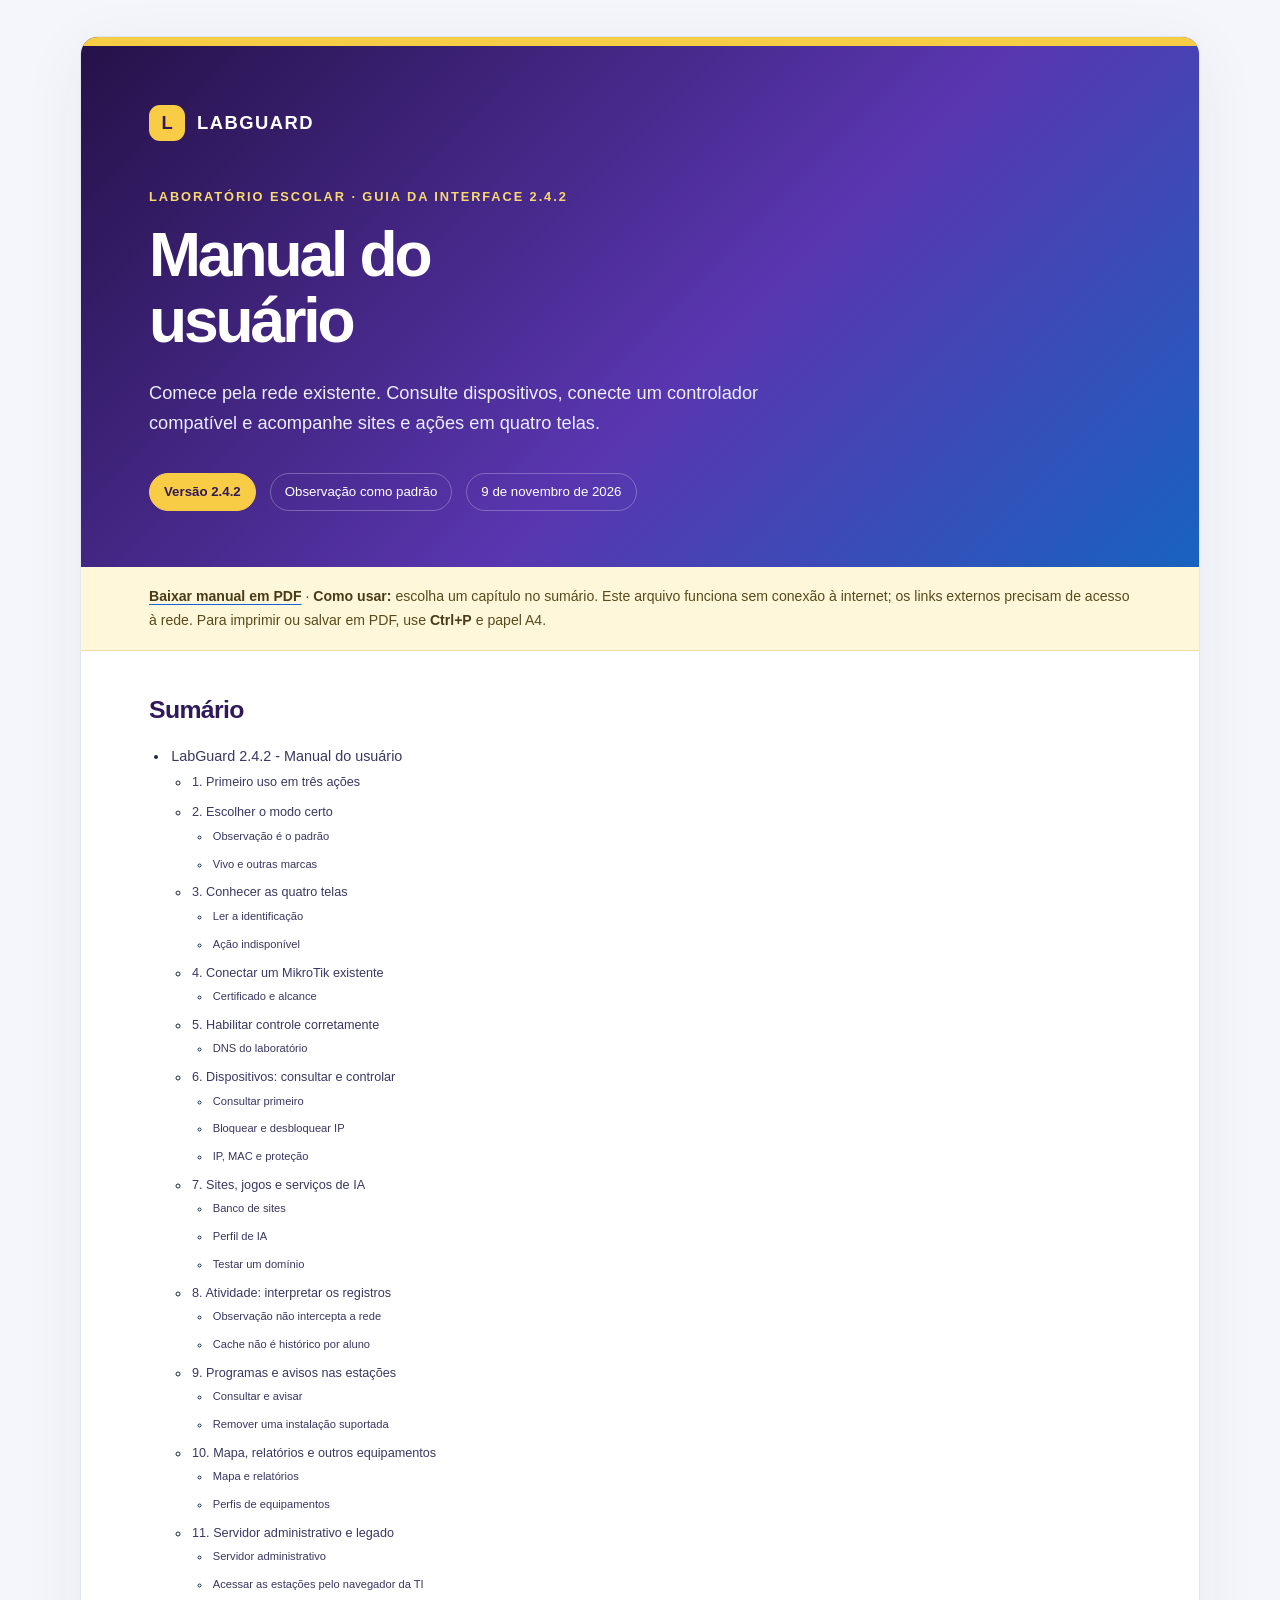
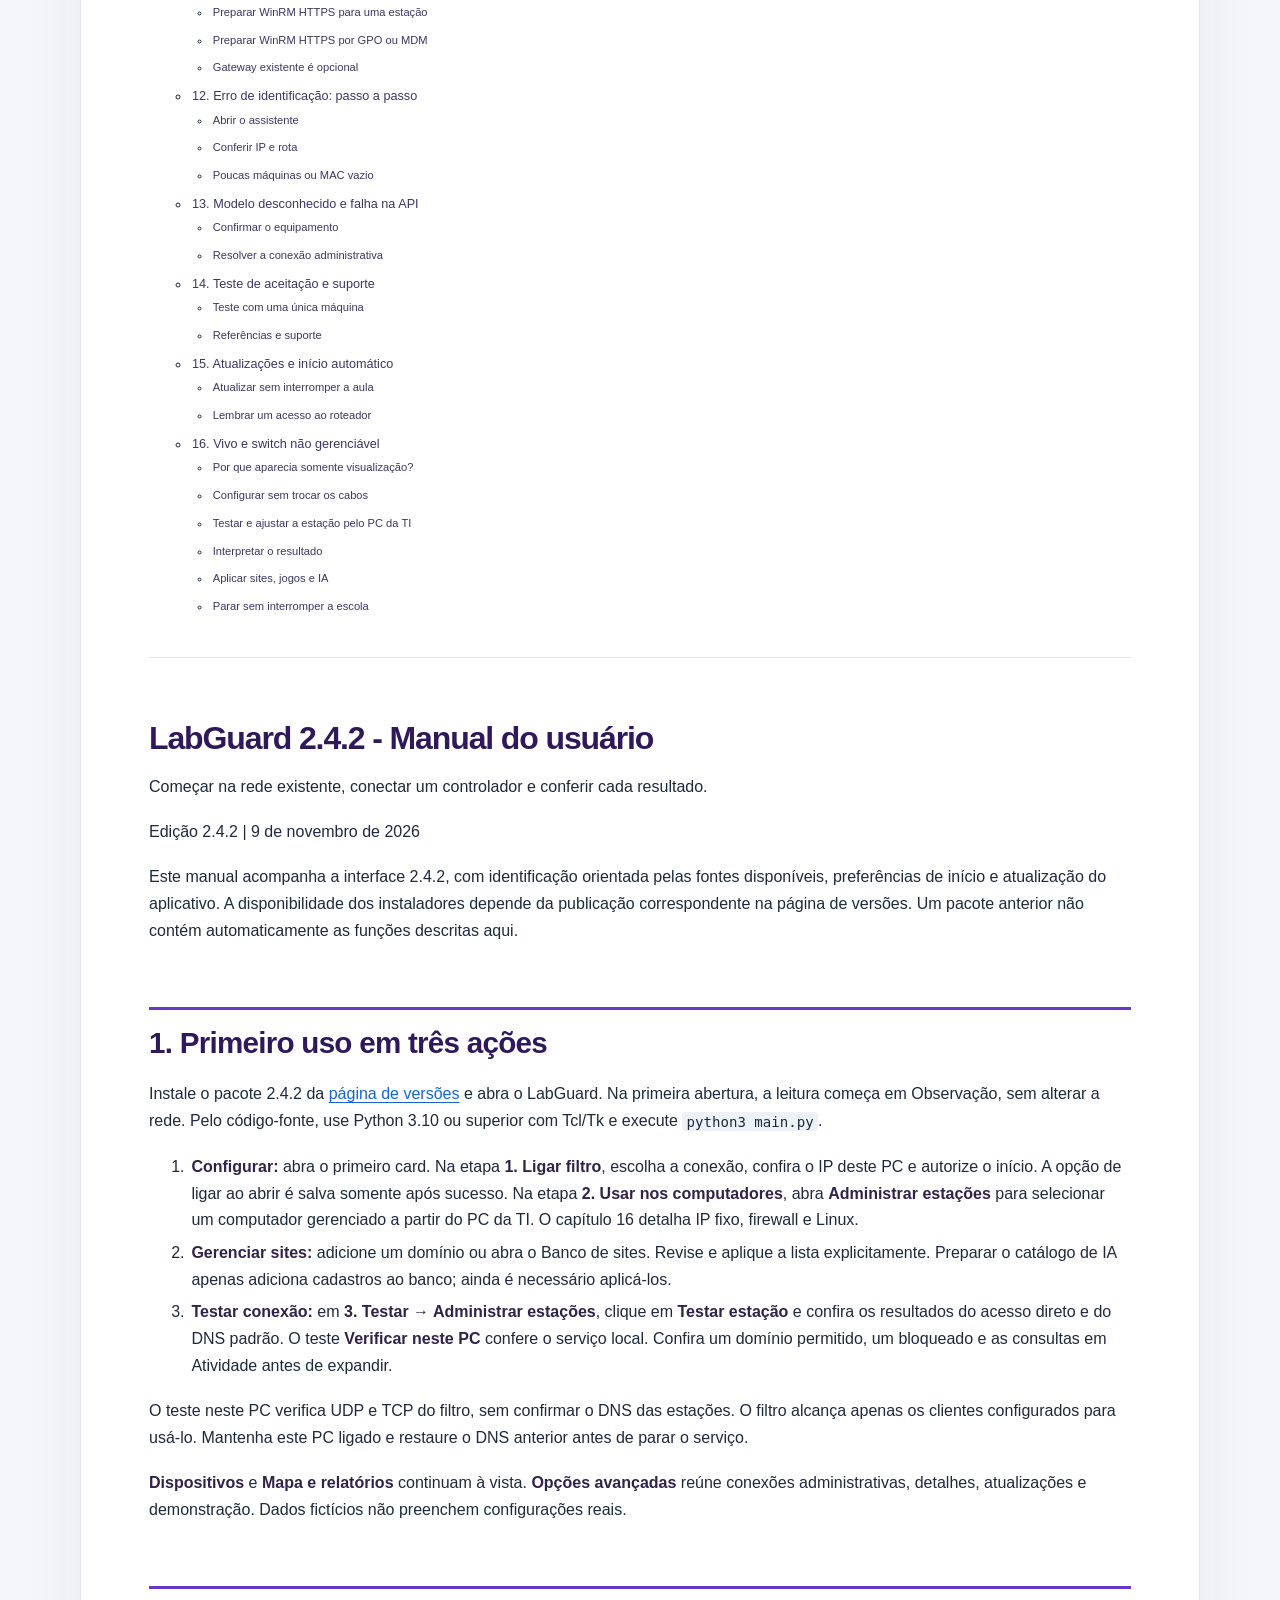
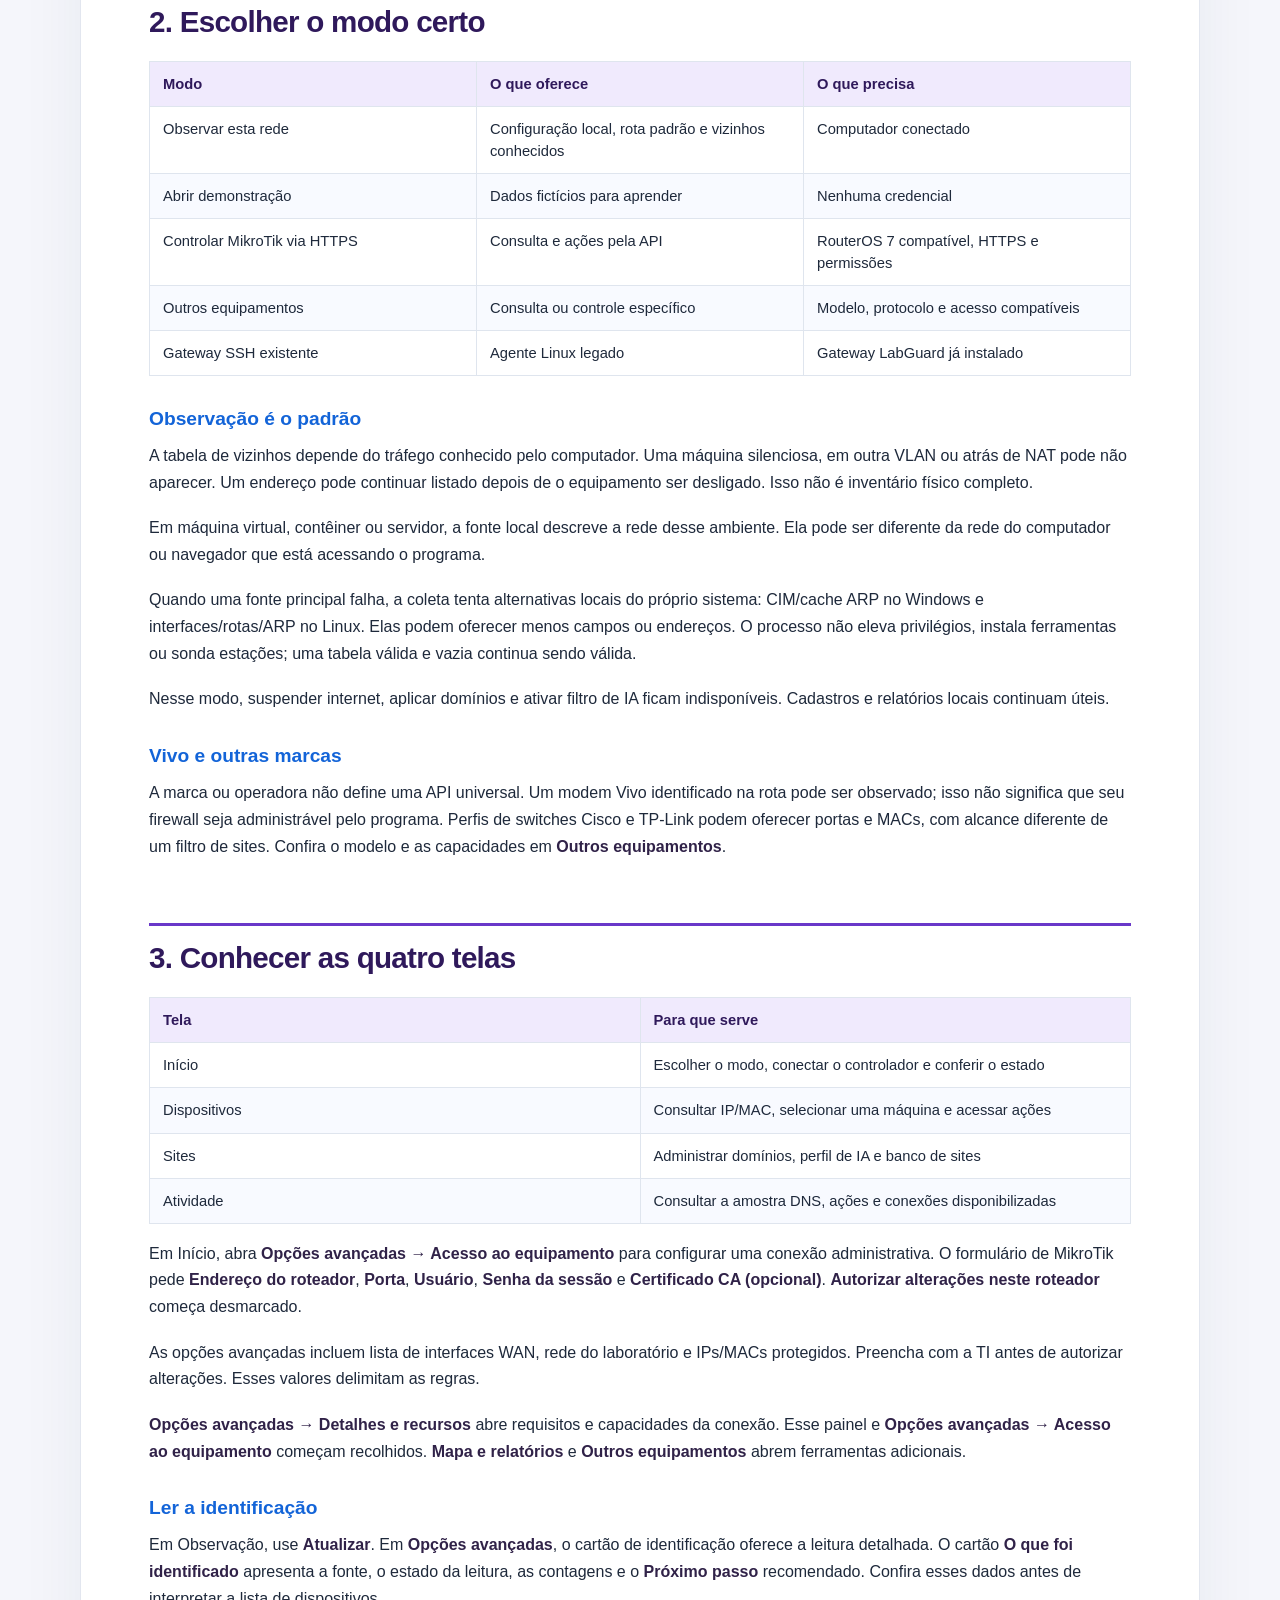
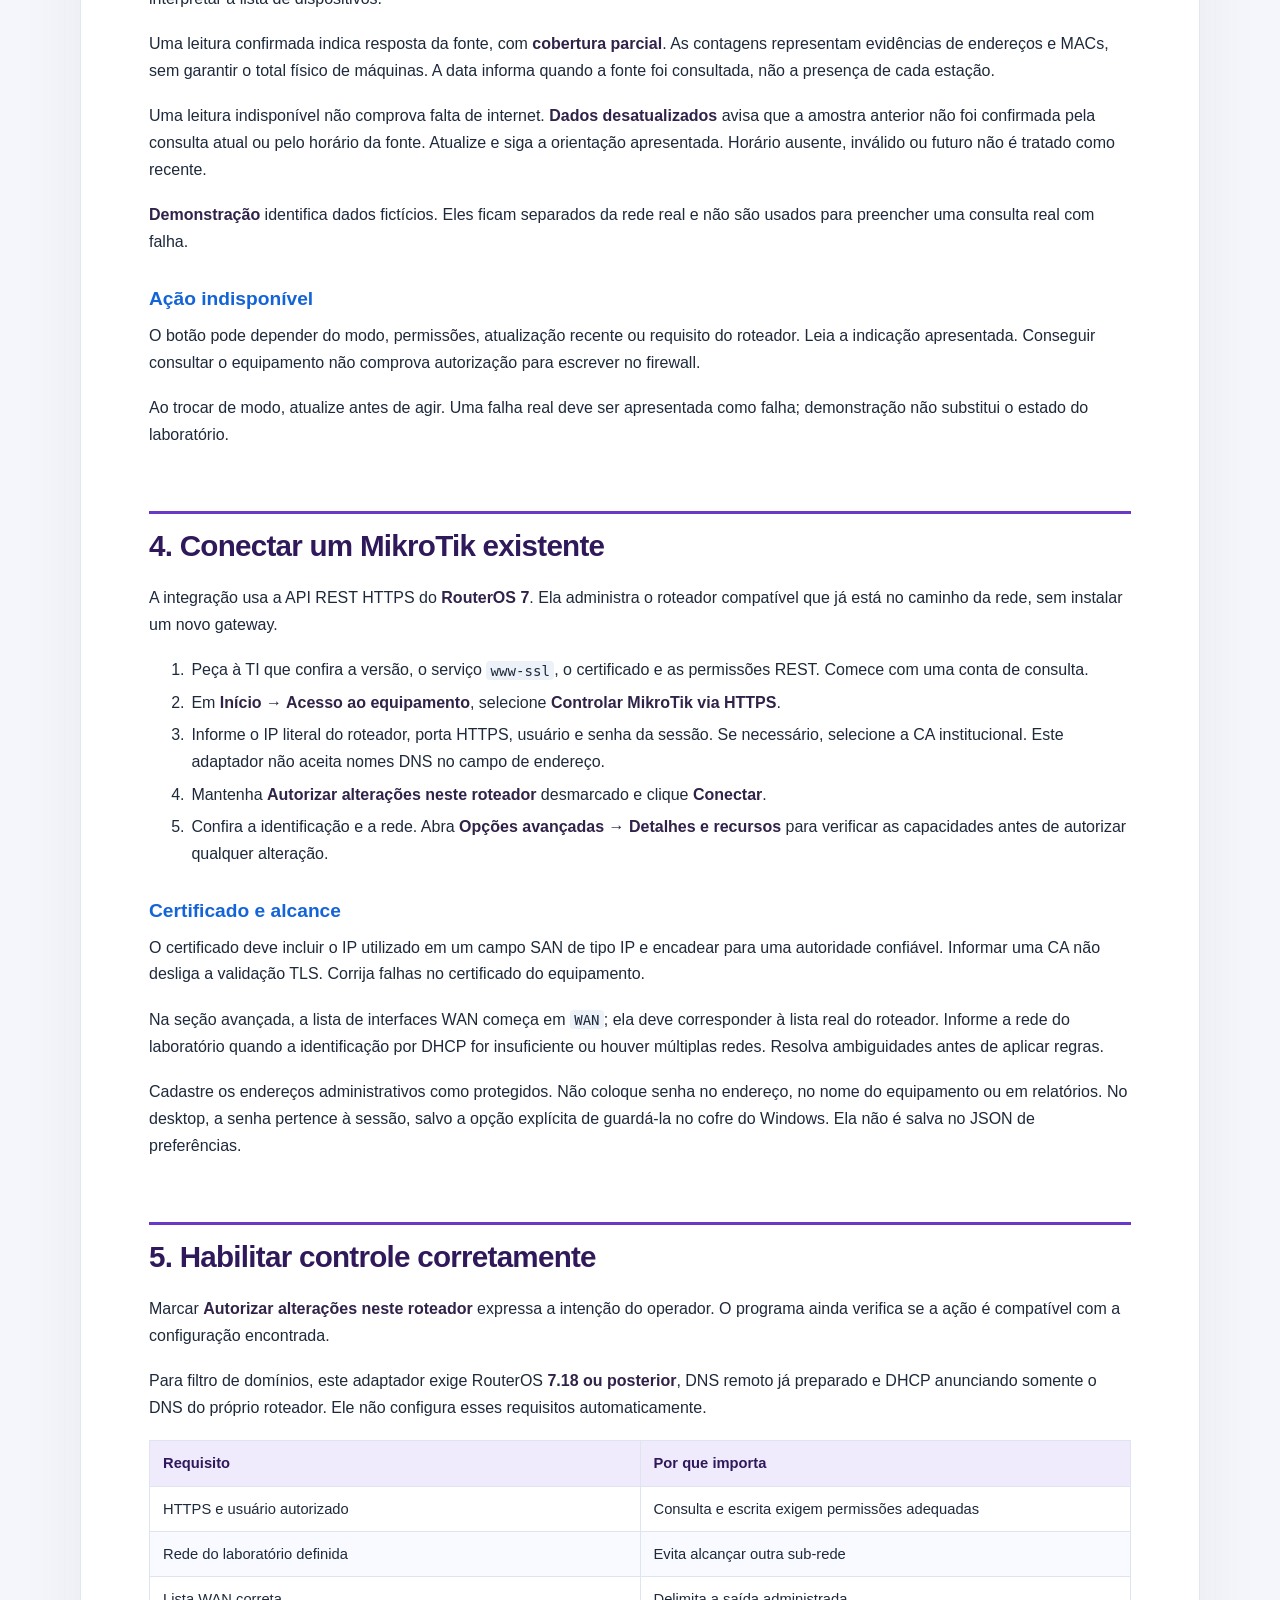
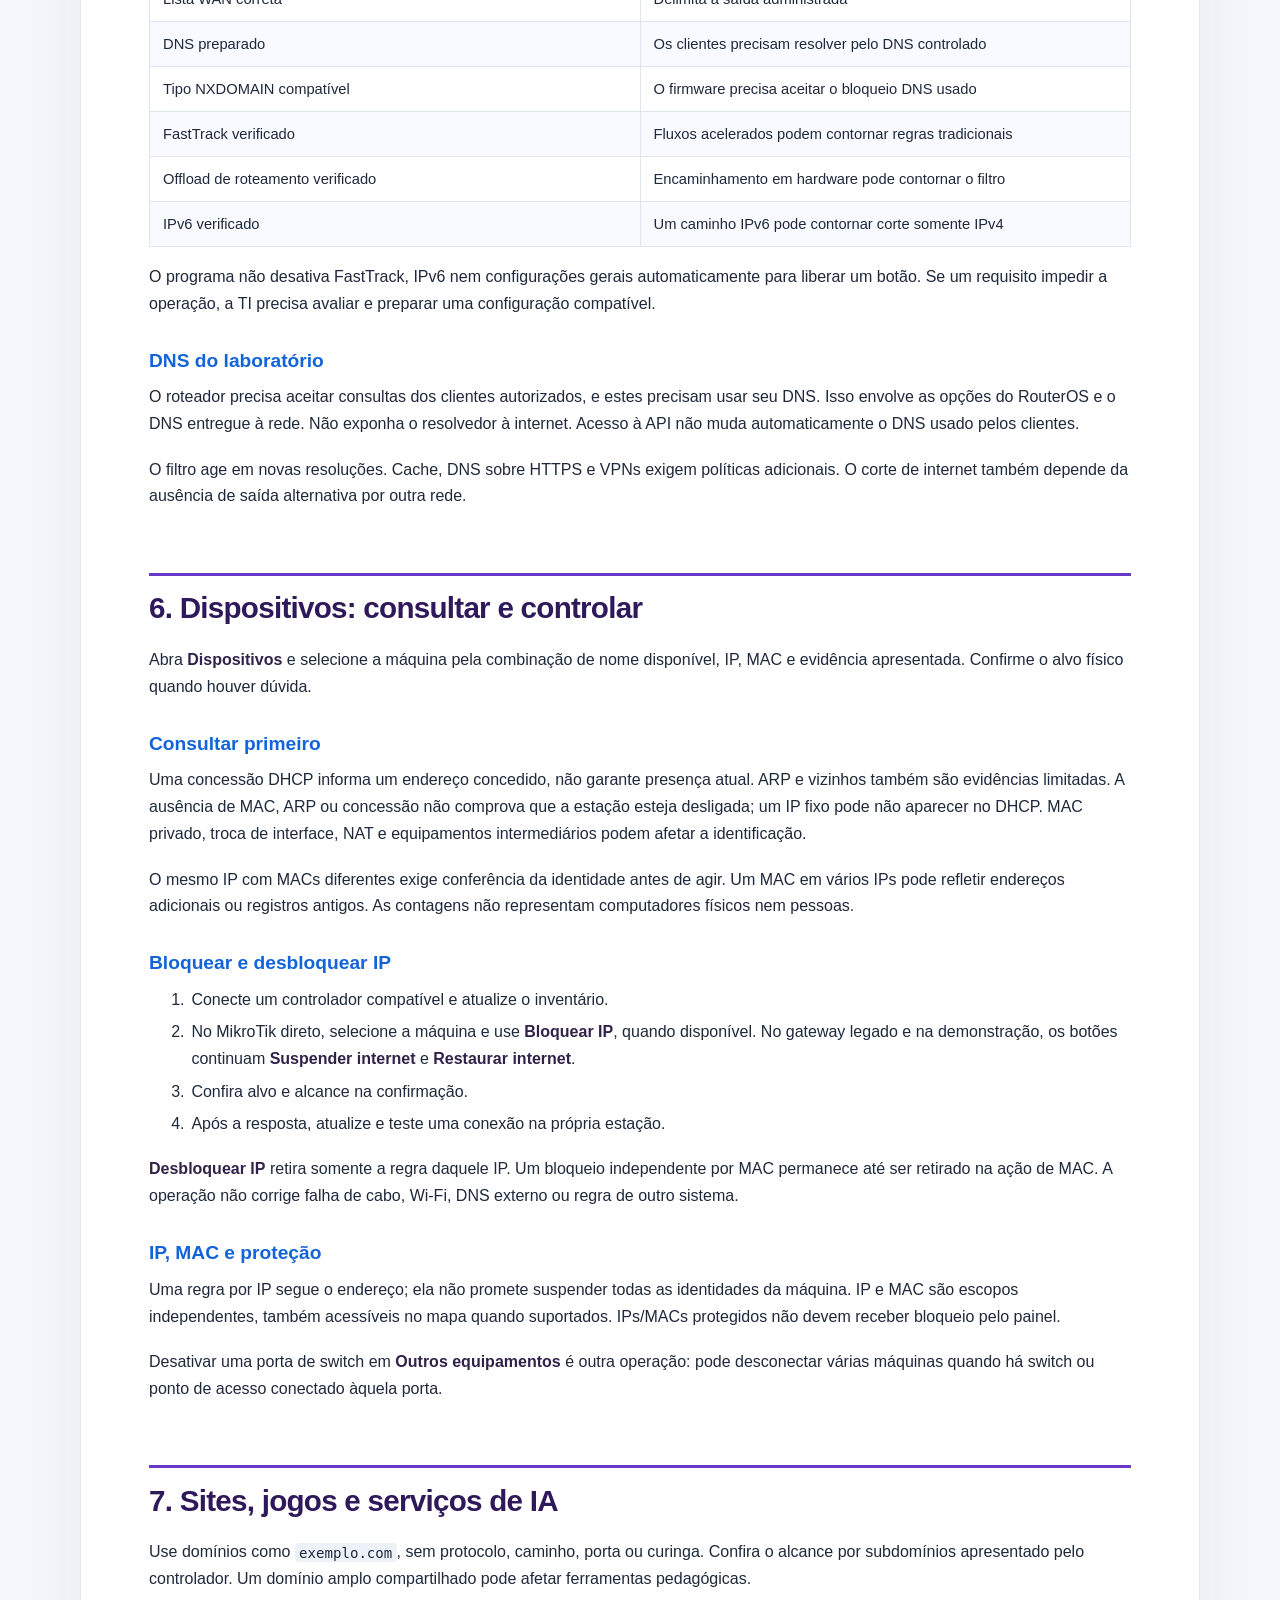
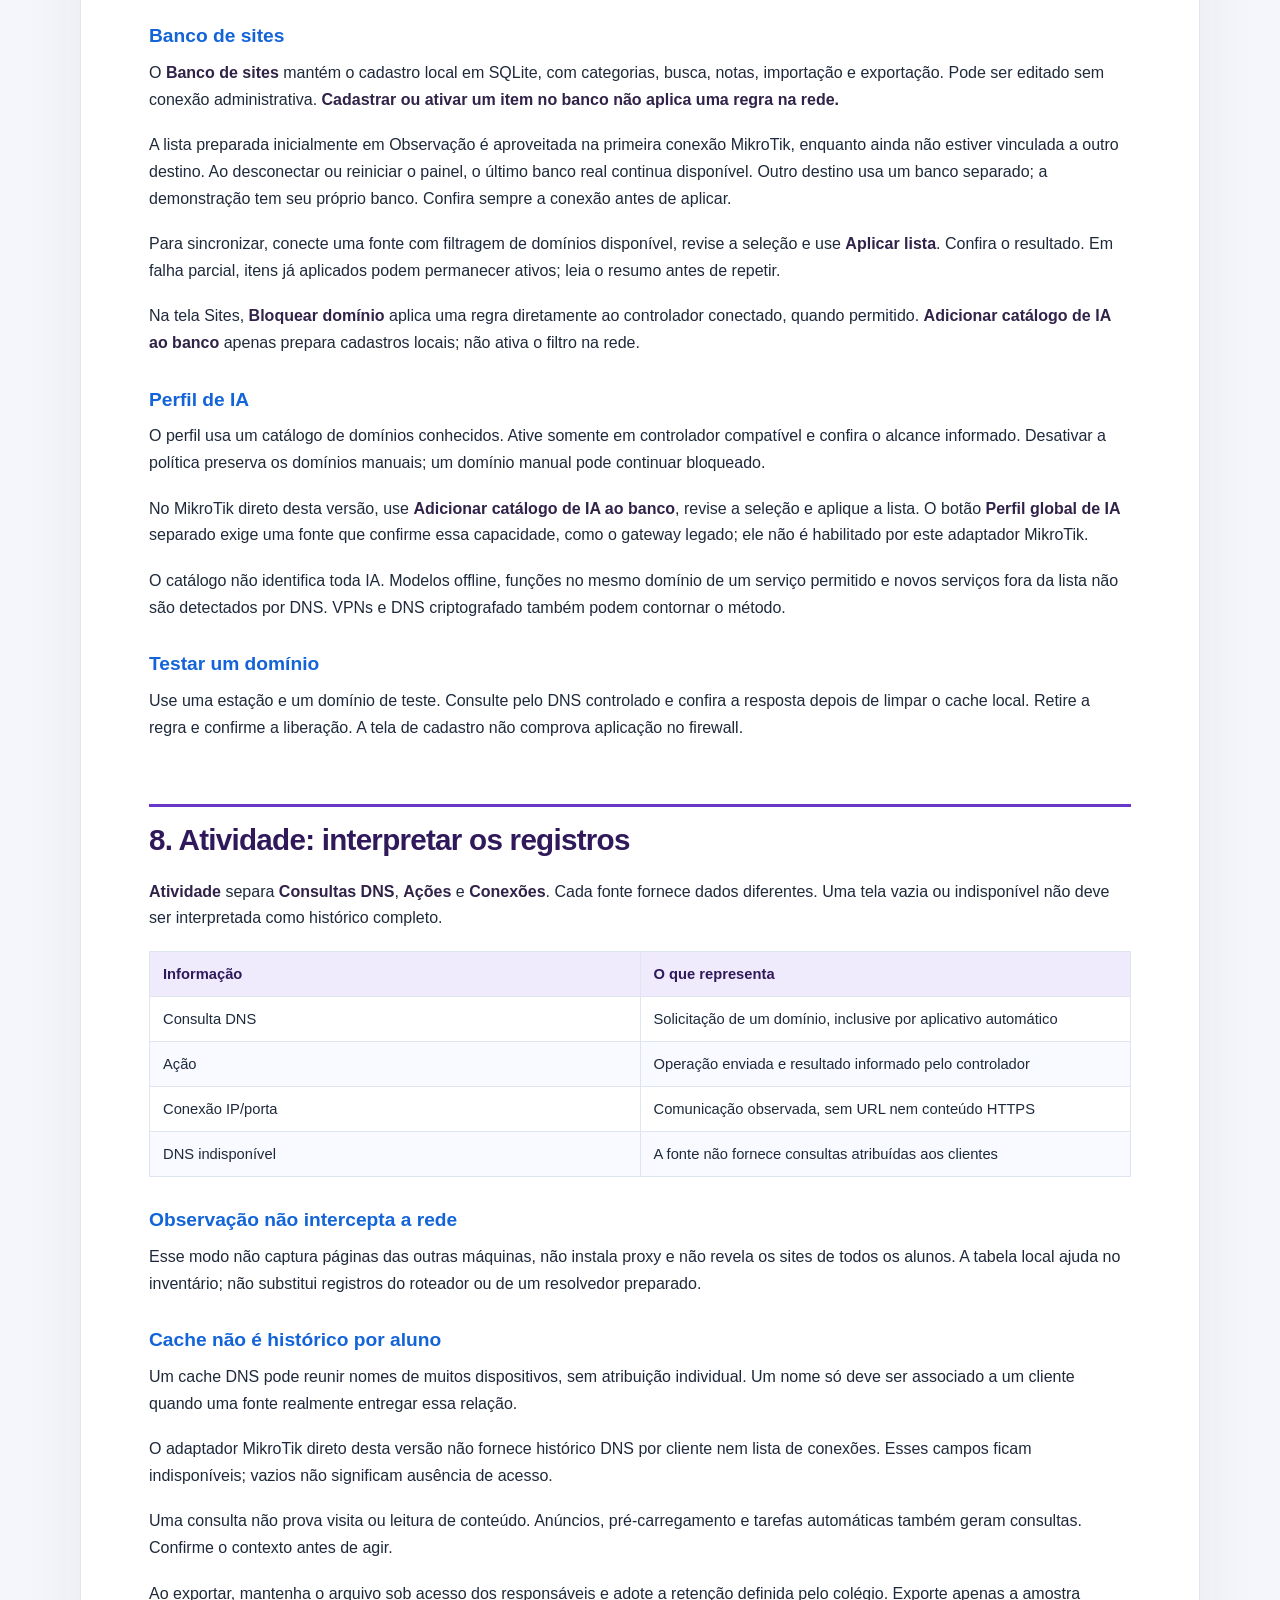
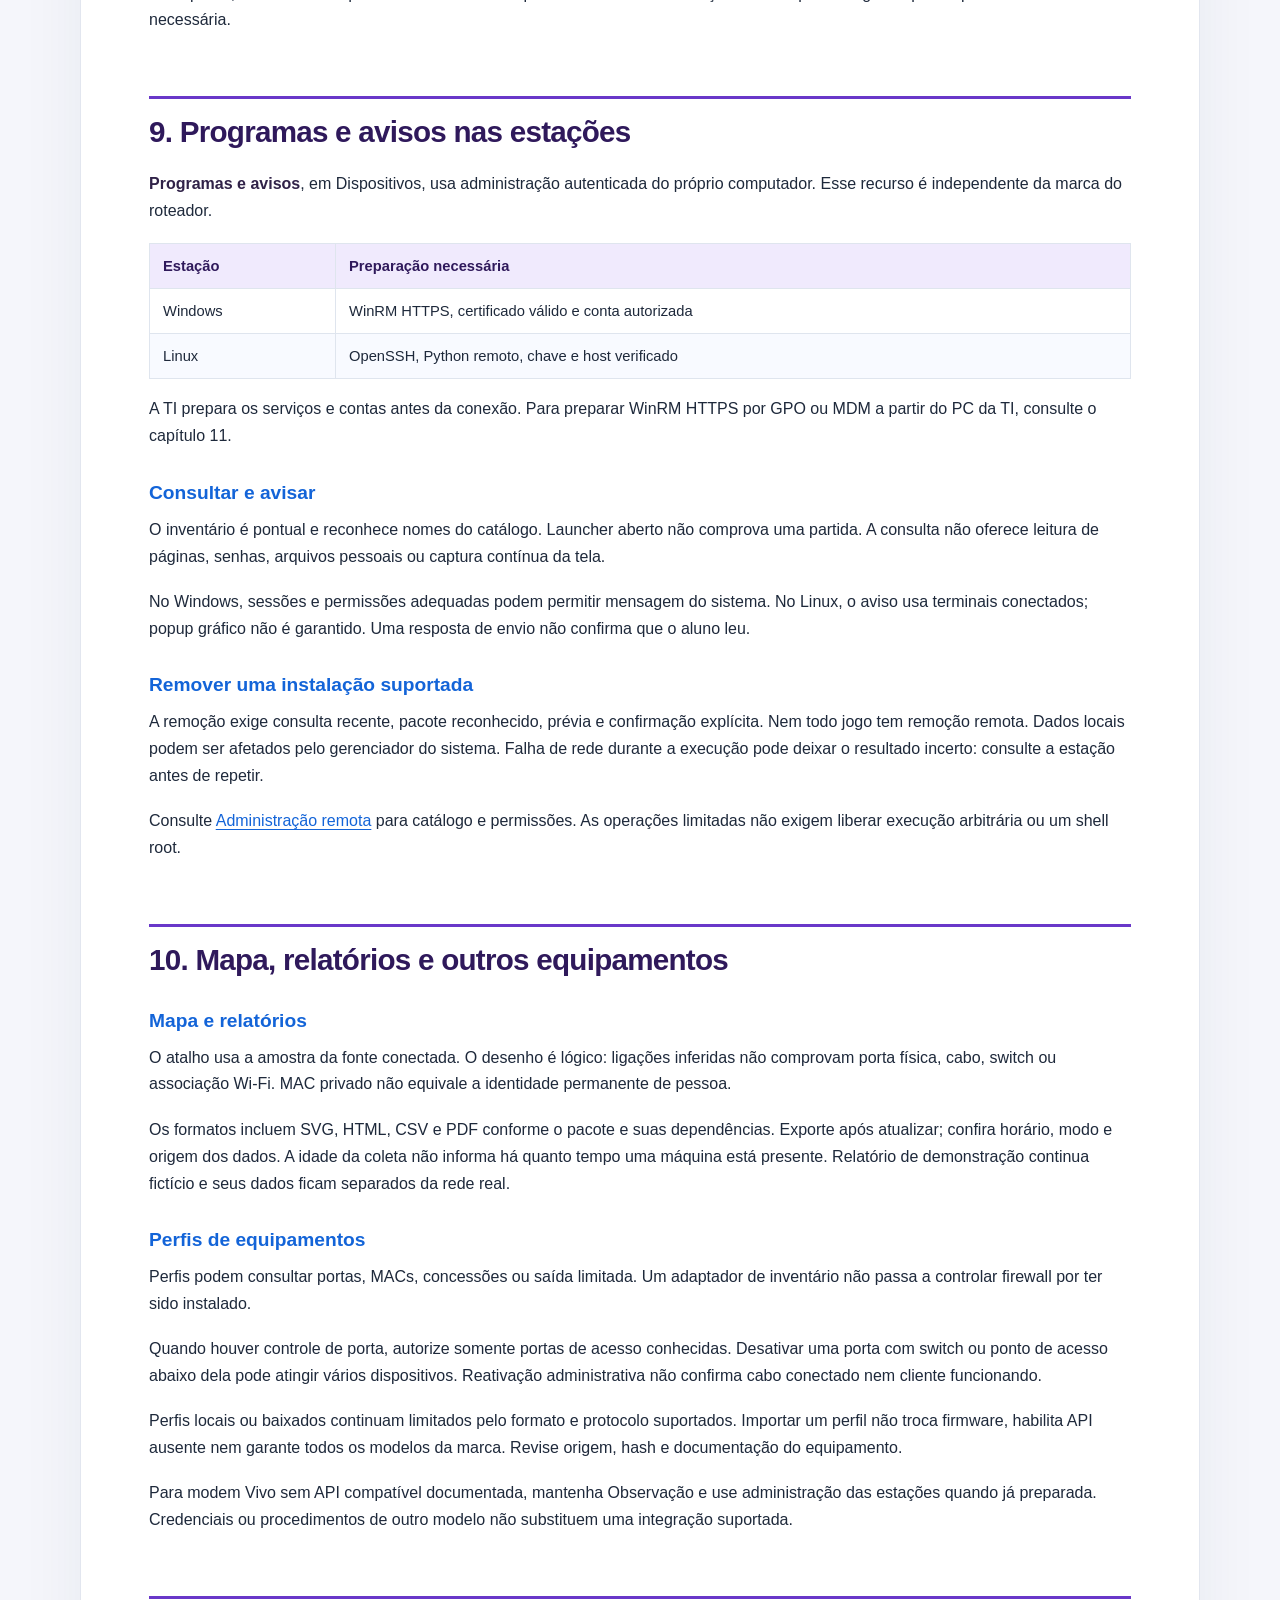
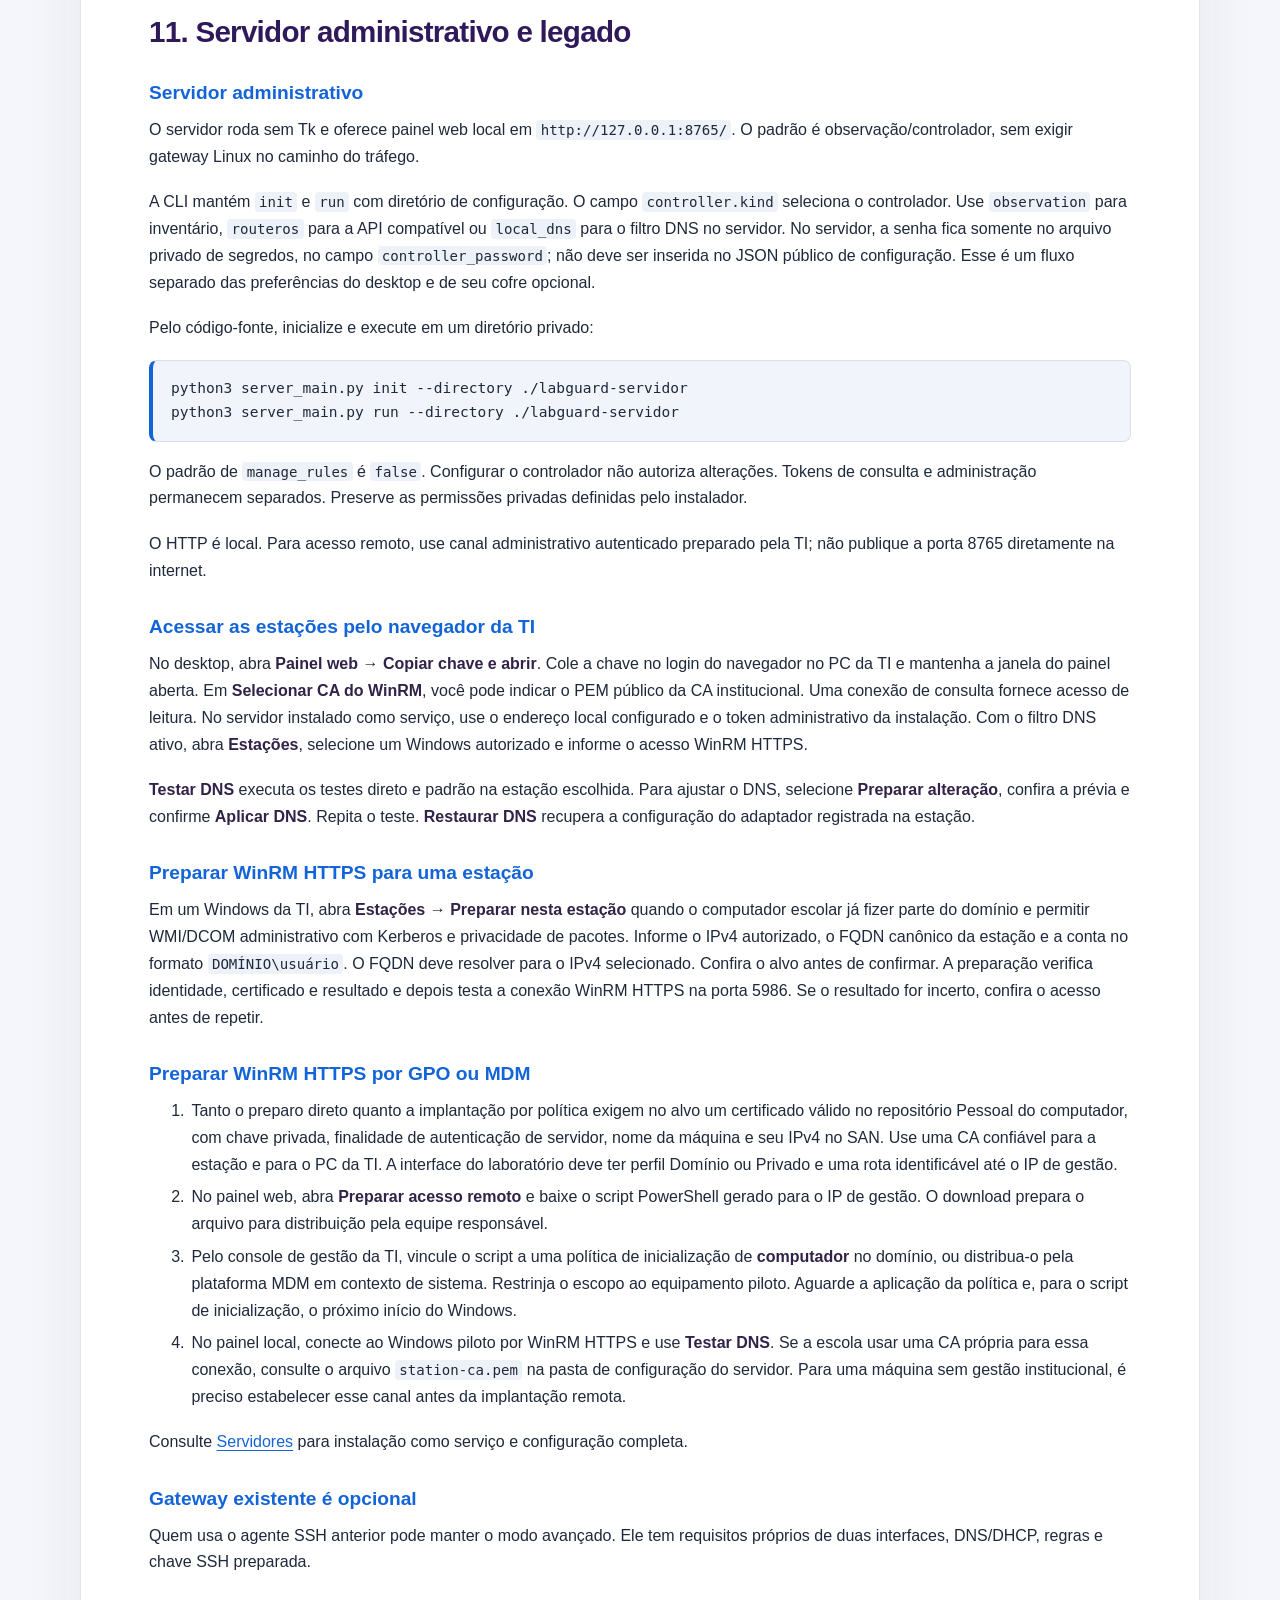
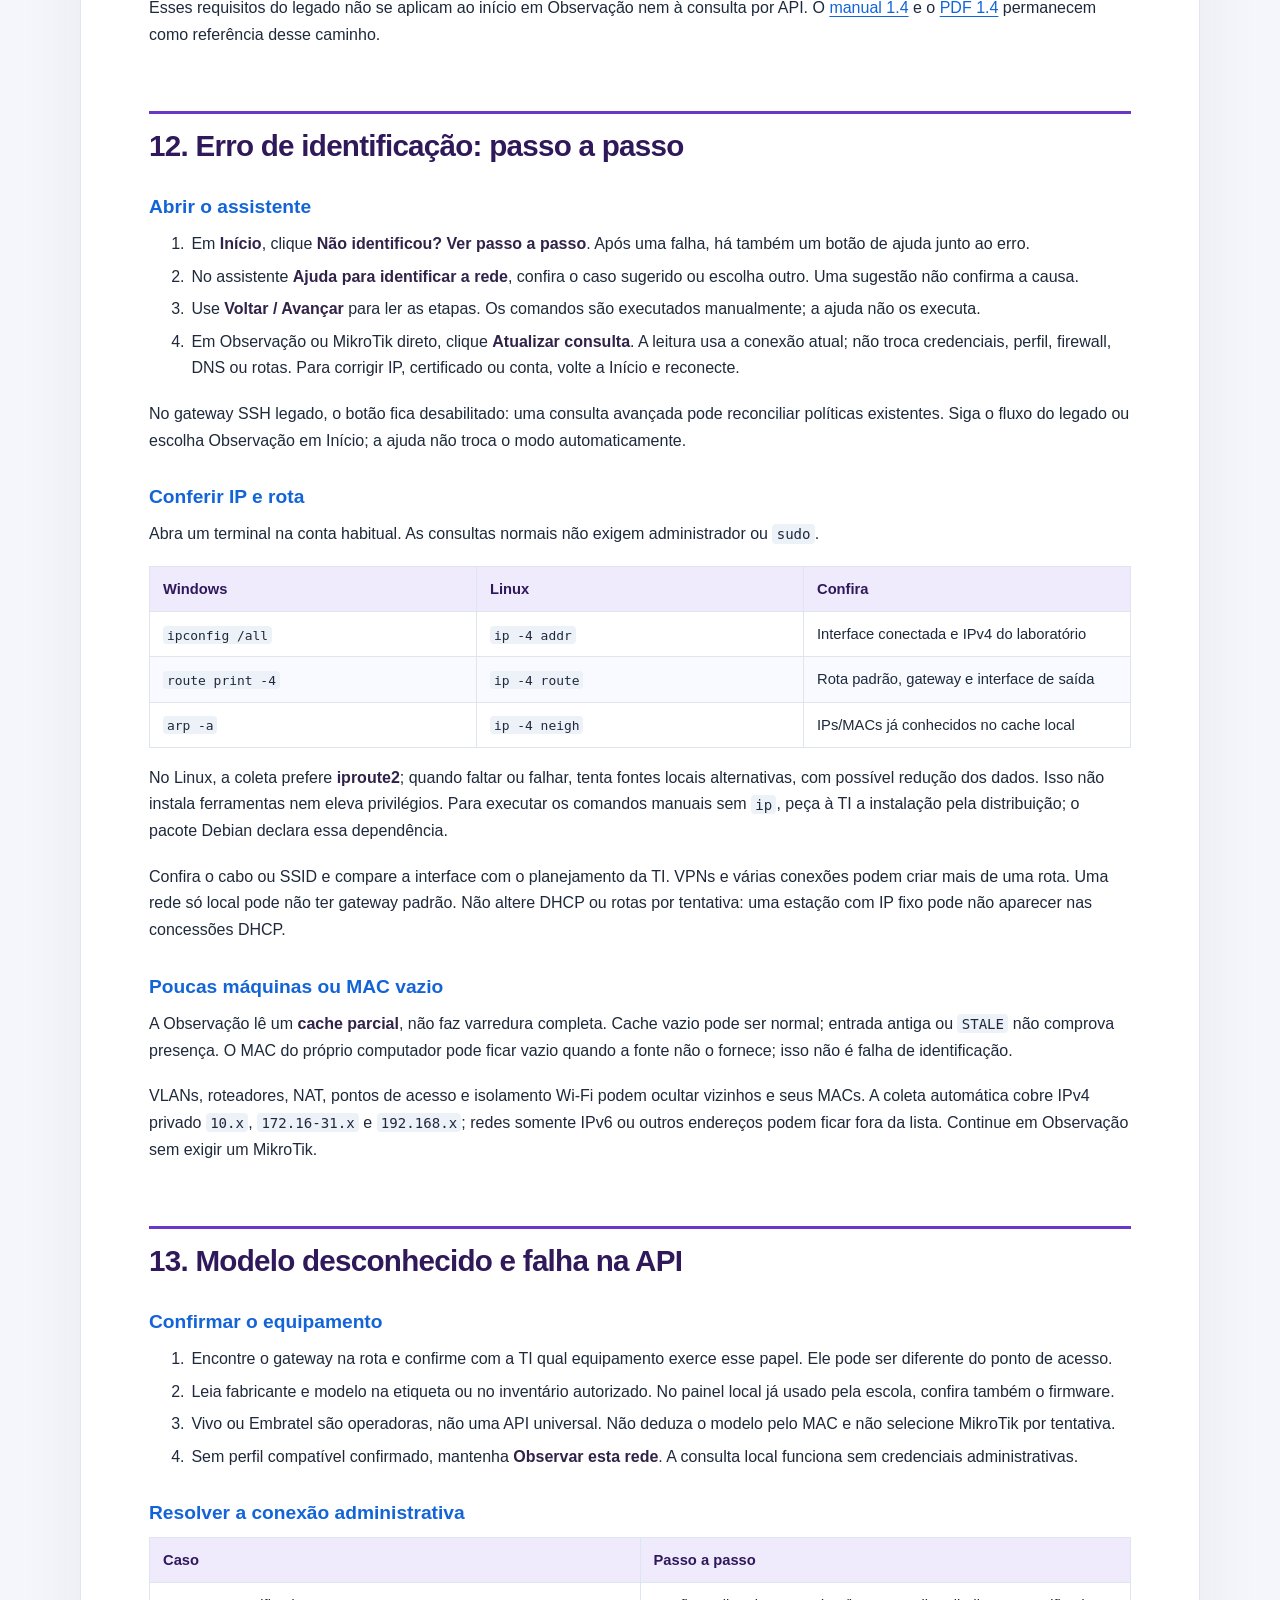
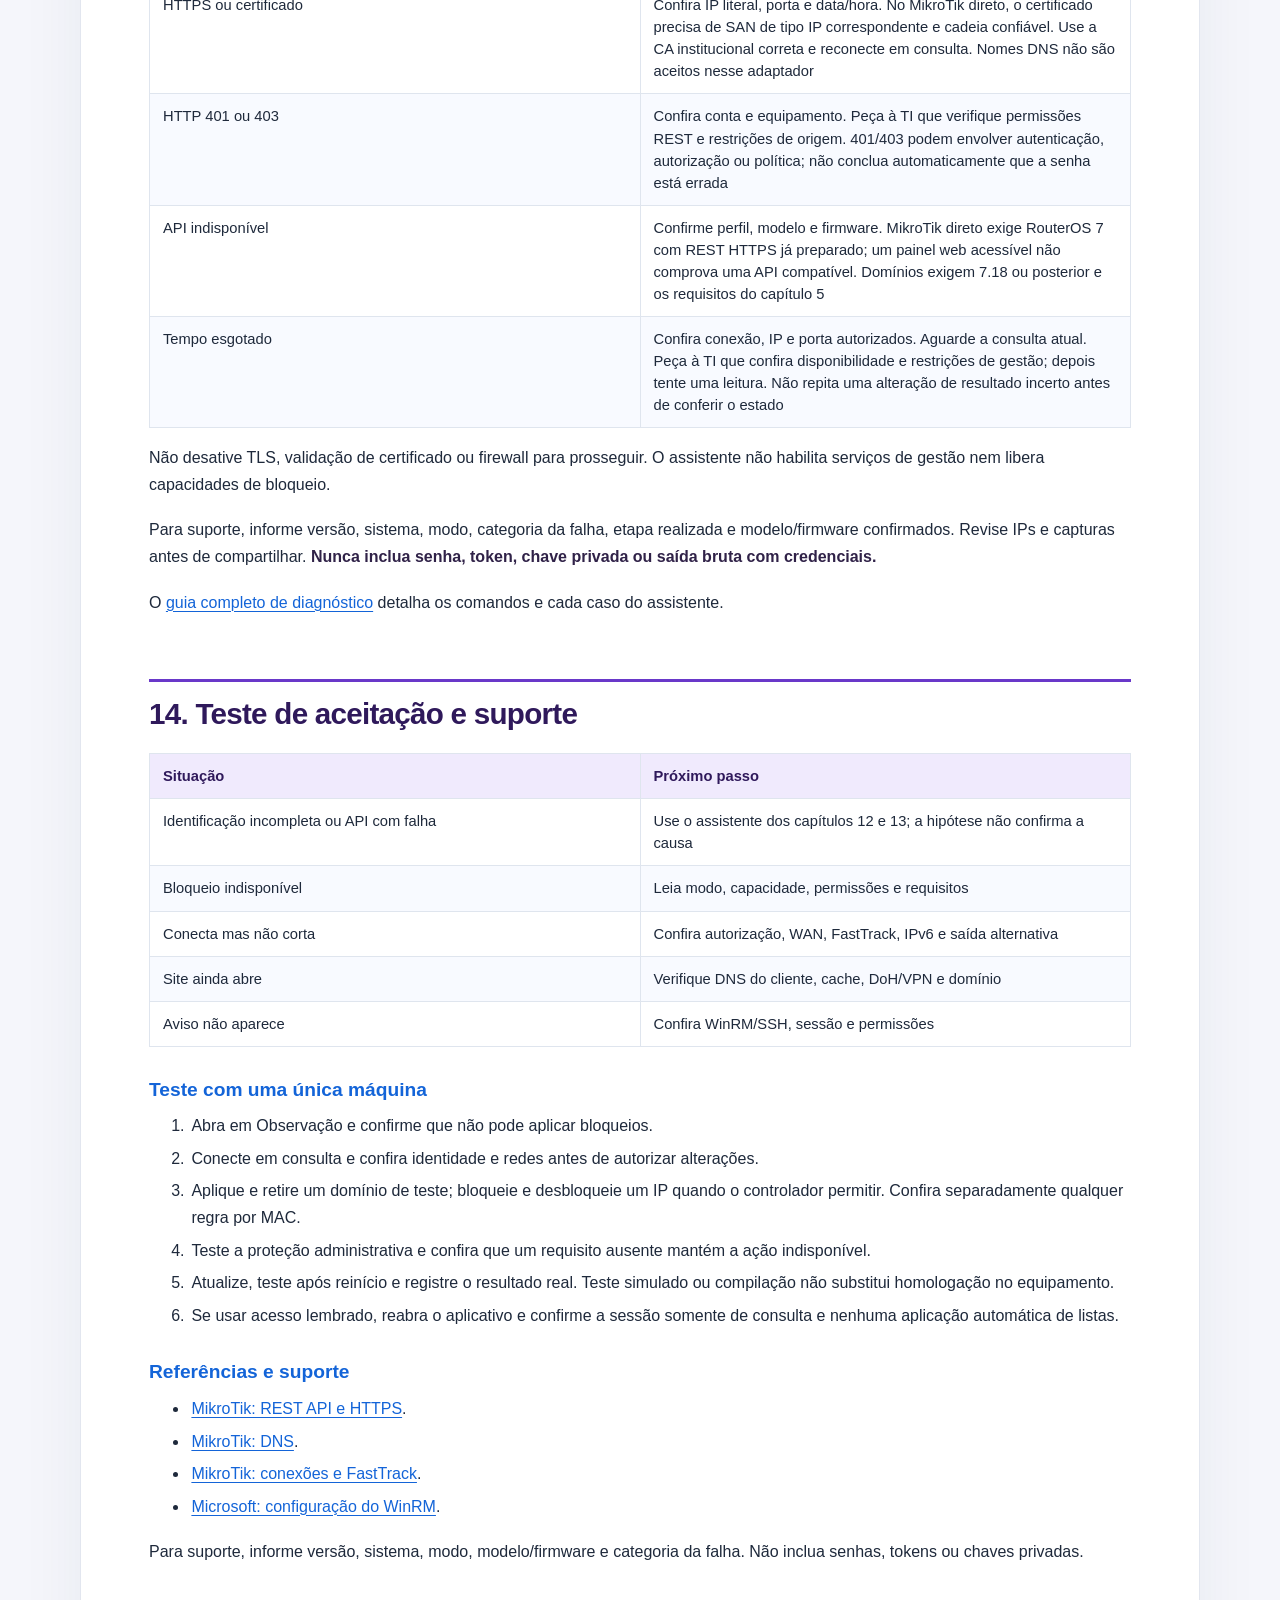
<file: docs/MANUAL_DO_USUARIO_V2.html>
<!doctype html>
<html lang="pt-BR">
<head>
<meta charset="utf-8">
<meta name="viewport" content="width=device-width,initial-scale=1">
<meta name="color-scheme" content="light">
<title>LabGuard 2.4.2 · Manual do usuário</title>
<style>
:root{--purple:#6938c9;--deep:#2f195b;--blue:#1364d8;--yellow:#f9cc45;--ink:#1e293b;--muted:#596477;--line:#dfe5ee;--paper:#fff;--wash:#f5f6fb;--lavender:#f0eafd}
*{box-sizing:border-box}html{scroll-behavior:smooth;scroll-padding-top:24px}body{margin:0;background:var(--wash);color:var(--ink);font-family:Arial,"Liberation Sans",sans-serif;font-size:16px;line-height:1.68}a{color:var(--blue);text-decoration-thickness:1px;text-underline-offset:3px}a:hover{color:var(--purple)}a:focus-visible{outline:3px solid var(--yellow);outline-offset:4px}p,ul,ol,dl,blockquote,pre,table{margin:0 0 1.15em}h1,h2,h3,h4{line-height:1.22;color:var(--deep);font-weight:750}h1{font-size:2.5rem;letter-spacing:-.035em;margin:0 0 .5em}h2{font-size:1.85rem;letter-spacing:-.025em;margin:2.1em 0 .7em;padding-top:.5em;border-top:3px solid var(--purple)}h3{font-size:1.2rem;margin:1.6em 0 .65em;color:var(--blue)}h4{font-size:1.05rem;margin:1.4em 0 .55em}li{padding-left:.15em;margin:.35em 0}li>p{margin-bottom:.6em}strong{color:#302248}hr{border:0;border-top:1px solid var(--line);margin:2em 0}code,kbd{font-family:"DejaVu Sans Mono","Liberation Mono",monospace;font-size:.88em;background:#edf1f8;border-radius:4px;padding:.12em .3em;overflow-wrap:anywhere}pre{background:#f1f4fa;border:1px solid #d7dfec;border-left:4px solid var(--blue);border-radius:8px;padding:16px 18px;overflow-x:auto;line-height:1.5;font-size:.91rem;white-space:pre-wrap;overflow-wrap:anywhere}pre code{background:none;padding:0;border-radius:0;font-size:inherit}blockquote{margin-left:0;padding:16px 20px;border-left:5px solid var(--yellow);background:#fff9e5;border-radius:0 8px 8px 0;color:#4b4228}blockquote p:last-child{margin-bottom:0}table{width:100%;border-collapse:collapse;font-size:.92rem;line-height:1.5;overflow-wrap:anywhere}th,td{border:1px solid var(--line);padding:11px 13px;text-align:left;vertical-align:top}th{background:var(--lavender);color:var(--deep);font-weight:700}tbody tr:nth-child(even){background:#f8faff}img{display:block;max-width:100%;height:auto;border:1px solid var(--line);border-radius:10px;margin:1.5em auto}svg{display:block;max-width:100%;height:auto;margin:1.5em auto}figure{margin:1.5em 0}figcaption{font-size:.86rem;color:var(--muted);text-align:center;margin-top:.5em}.document{max-width:1120px;margin:36px auto 60px;background:var(--paper);box-shadow:0 15px 65px #25285410;border:1px solid #e2e6ef;border-radius:18px;overflow:hidden}.cover{position:relative;padding:68px 68px 56px;background:linear-gradient(135deg,#251147 0%,#5936b0 57%,#1863bf 100%);color:#fff}.cover:before{content:"";position:absolute;left:0;top:0;width:100%;height:9px;background:var(--yellow)}.brand{font-weight:800;font-size:1.15rem;letter-spacing:.08em;margin-bottom:45px}.brand-mark{display:inline-flex;width:36px;height:36px;align-items:center;justify-content:center;background:var(--yellow);color:var(--deep);border-radius:11px;margin-right:12px;letter-spacing:0}.eyebrow{font-size:.8rem;letter-spacing:.15em;text-transform:uppercase;font-weight:700;color:#f9d96f;margin-bottom:15px}.cover h1{font-size:3.9rem;max-width:730px;color:#fff;font-weight:750;line-height:1.05;letter-spacing:-.05em;margin:0 0 24px}.subtitle{font-size:1.14rem;max-width:690px;line-height:1.65;color:#ecedff;margin:0 0 35px}.cover-meta{display:flex;gap:14px;flex-wrap:wrap}.cover-meta span{display:inline-block;border:1px solid #ffffff44;border-radius:50px;padding:7px 14px;font-size:.83rem;color:#fff}.cover-meta span:first-child{background:var(--yellow);border-color:var(--yellow);color:var(--deep);font-weight:700}.reading-note{padding:18px 68px;background:#fff7d9;border-bottom:1px solid #f0e0a8;font-size:.88rem;color:#594a1d}.reading-note strong{color:#493b18}#TOC{margin:0 68px;padding:44px 0 26px;border-bottom:1px solid var(--line)}#TOC h2{border:0;margin:0 0 20px;padding:0;font-size:1.55rem}#TOC>ul{columns:2;column-gap:42px;font-size:.9rem;line-height:1.5;padding-left:20px}#TOC li{break-inside:avoid;margin:0 0 11px}#TOC li ul{list-style:circle;padding-left:19px;margin:.5em 0 .9em;font-size:.88em}#TOC a{text-decoration:none;color:#3a3761}#TOC a:hover{text-decoration:underline;color:var(--blue)}main{padding:25px 68px 52px}main>h1:first-child{font-size:2rem;margin-top:1.1em}main>:first-child{margin-top:1.1em}.doc-footer{padding:22px 68px;background:#f0eafd;border-top:1px solid #ded3f7;color:#5b4b78;font-size:.83rem;display:flex;justify-content:space-between;gap:20px}.doc-footer a{color:var(--purple)}.footnotes{font-size:.88em;color:var(--muted)}.sourceCode .co{color:#586676}.sourceCode .st{color:#146442}.sourceCode .kw,.sourceCode .cf{color:#6938c9}.sourceCode .fu{color:#1458ac}
@media(max-width:900px){.document{margin:0;border-radius:0;border:0;box-shadow:none}.cover{padding:55px 28px 40px}.cover h1{font-size:3rem}.brand{margin-bottom:36px}.reading-note{padding:18px 28px}#TOC{margin:0 28px;padding-top:30px}#TOC>ul{columns:1}main{padding:20px 28px 40px}.doc-footer{padding:20px 28px}table{font-size:.85rem}th,td{padding:9px}h2{font-size:1.6rem}}
@media print{
@page{size:A4;margin:17mm 16mm 19mm;@bottom-left{content:"LabGuard 2.4.2 · Manual do usuário";font-family:Arial,sans-serif;font-size:8pt;color:#687082}@bottom-right{content:counter(page);font-family:Arial,sans-serif;font-size:8pt;color:#687082}}
html{scroll-behavior:auto}body{background:#fff;font-size:10.2pt;line-height:1.54;color:#202b3a;-webkit-print-color-adjust:exact;print-color-adjust:exact}.document{max-width:none;margin:0;background:#fff;border:0;border-radius:0;box-shadow:none;overflow:visible}.cover{padding:28mm 14mm 22mm;min-height:238mm;break-after:page;background:linear-gradient(140deg,#29134e,#5631a9 65%,#2364ba)}.cover:before{height:3mm}.brand{font-size:14pt;margin-bottom:25mm}.brand-mark{width:10mm;height:10mm;border-radius:3mm}.eyebrow{font-size:8.4pt;letter-spacing:.12em;margin-bottom:6mm}.cover h1{font-size:43pt;max-width:140mm;margin-bottom:10mm;line-height:1.08}.subtitle{font-size:13pt;line-height:1.7;margin-bottom:14mm;max-width:140mm}.cover-meta{gap:3mm}.cover-meta span{font-size:8.5pt;padding:2mm 4mm}.reading-note{padding:5mm 0;font-size:9pt;border:0;background:none;color:#4b4f5b}.reading-note strong{color:#2f195b}#TOC{margin:0;padding:7mm 0 3mm;border:0;break-after:page}#TOC h2{font-size:21pt;break-before:auto;padding:0;border:0}#TOC>ul{columns:1;column-gap:0;font-size:9.8pt;line-height:1.45;padding-left:6mm}#TOC li{margin-bottom:2.2mm}#TOC li ul{margin:1mm 0 2mm;font-size:8.8pt}main{padding:0}main>h1:first-child{font-size:23pt;margin-top:3mm;break-before:auto}h2{font-size:21pt;margin:0 0 6mm;padding-top:4mm;border-top:1mm solid var(--purple);break-before:page}h3{font-size:13pt;margin:6mm 0 3mm}h4{font-size:11pt}h1,h2,h3,h4{break-after:avoid}p,li{orphans:3;widows:3}p,ul,ol,dl,blockquote,pre,table{margin-bottom:3.8mm}li{margin:1.4mm 0}table{font-size:8.7pt;line-height:1.42;break-inside:auto}th,td{padding:2.5mm 3mm}thead{display:table-header-group}tr{break-inside:avoid}pre{font-size:8.4pt;line-height:1.45;padding:3.5mm 4mm;border-radius:2mm;break-inside:avoid}blockquote{padding:4mm 5mm;break-inside:avoid}svg{width:100%;max-height:70mm;height:auto;break-inside:avoid}img{max-height:70mm;object-fit:contain;break-inside:avoid;border-radius:2mm}a{color:#164c9f;text-decoration:none}main a[href^="https://"]{overflow-wrap:anywhere}.doc-footer{margin-top:9mm;padding:5mm 0;background:none;border-top:1px solid var(--line);font-size:8pt;color:#596477}.doc-footer a[href="#inicio"]{display:none}.footnotes{font-size:8.5pt}}
</style>
</head>
<body>
<div class="document">
<header class="cover" id="inicio">
<div class="brand"><span class="brand-mark" aria-hidden="true">L</span>LABGUARD</div>
<p class="eyebrow">Laboratório escolar · Guia da interface 2.4.2</p>
<h1>Manual do<br>usuário</h1>
<p class="subtitle">Comece pela rede existente. Consulte dispositivos, conecte um controlador compatível e acompanhe sites e ações em quatro telas.</p>
<div class="cover-meta"><span>Versão 2.4.2</span><span>Observação como padrão</span><span>9 de novembro de 2026</span></div>
</header>
<div class="reading-note"><a href="Manual_LabGuard_2.pdf"><strong>Baixar manual em PDF</strong></a> · <strong>Como usar:</strong> escolha um capítulo no sumário. Este arquivo funciona sem conexão à internet; os links externos precisam de acesso à rede. Para imprimir ou salvar em PDF, use <strong>Ctrl+P</strong> e papel A4.</div>
<nav id="TOC" role="doc-toc" aria-label="Sumário">
<h2>Sumário</h2>
<ul>
<li><a href="#labguard-2.4.2---manual-do-usuário"
id="toc-labguard-2.4.2---manual-do-usuário">LabGuard 2.4.2 - Manual do
usuário</a>
<ul>
<li><a href="#primeiro-uso-em-três-ações"
id="toc-primeiro-uso-em-três-ações">1. Primeiro uso em três
ações</a></li>
<li><a href="#escolher-o-modo-certo" id="toc-escolher-o-modo-certo">2.
Escolher o modo certo</a>
<ul>
<li><a href="#observação-é-o-padrão"
id="toc-observação-é-o-padrão">Observação é o padrão</a></li>
<li><a href="#vivo-e-outras-marcas" id="toc-vivo-e-outras-marcas">Vivo e
outras marcas</a></li>
</ul></li>
<li><a href="#conhecer-as-quatro-telas"
id="toc-conhecer-as-quatro-telas">3. Conhecer as quatro telas</a>
<ul>
<li><a href="#ler-a-identificação" id="toc-ler-a-identificação">Ler a
identificação</a></li>
<li><a href="#ação-indisponível" id="toc-ação-indisponível">Ação
indisponível</a></li>
</ul></li>
<li><a href="#conectar-um-mikrotik-existente"
id="toc-conectar-um-mikrotik-existente">4. Conectar um MikroTik
existente</a>
<ul>
<li><a href="#certificado-e-alcance"
id="toc-certificado-e-alcance">Certificado e alcance</a></li>
</ul></li>
<li><a href="#habilitar-controle-corretamente"
id="toc-habilitar-controle-corretamente">5. Habilitar controle
corretamente</a>
<ul>
<li><a href="#dns-do-laboratório" id="toc-dns-do-laboratório">DNS do
laboratório</a></li>
</ul></li>
<li><a href="#dispositivos-consultar-e-controlar"
id="toc-dispositivos-consultar-e-controlar">6. Dispositivos: consultar e
controlar</a>
<ul>
<li><a href="#consultar-primeiro" id="toc-consultar-primeiro">Consultar
primeiro</a></li>
<li><a href="#bloquear-e-desbloquear-ip"
id="toc-bloquear-e-desbloquear-ip">Bloquear e desbloquear IP</a></li>
<li><a href="#ip-mac-e-proteção" id="toc-ip-mac-e-proteção">IP, MAC e
proteção</a></li>
</ul></li>
<li><a href="#sites-jogos-e-serviços-de-ia"
id="toc-sites-jogos-e-serviços-de-ia">7. Sites, jogos e serviços de
IA</a>
<ul>
<li><a href="#banco-de-sites" id="toc-banco-de-sites">Banco de
sites</a></li>
<li><a href="#perfil-de-ia" id="toc-perfil-de-ia">Perfil de IA</a></li>
<li><a href="#testar-um-domínio" id="toc-testar-um-domínio">Testar um
domínio</a></li>
</ul></li>
<li><a href="#atividade-interpretar-os-registros"
id="toc-atividade-interpretar-os-registros">8. Atividade: interpretar os
registros</a>
<ul>
<li><a href="#observação-não-intercepta-a-rede"
id="toc-observação-não-intercepta-a-rede">Observação não intercepta a
rede</a></li>
<li><a href="#cache-não-é-histórico-por-aluno"
id="toc-cache-não-é-histórico-por-aluno">Cache não é histórico por
aluno</a></li>
</ul></li>
<li><a href="#programas-e-avisos-nas-estações"
id="toc-programas-e-avisos-nas-estações">9. Programas e avisos nas
estações</a>
<ul>
<li><a href="#consultar-e-avisar" id="toc-consultar-e-avisar">Consultar
e avisar</a></li>
<li><a href="#remover-uma-instalação-suportada"
id="toc-remover-uma-instalação-suportada">Remover uma instalação
suportada</a></li>
</ul></li>
<li><a href="#mapa-relatórios-e-outros-equipamentos"
id="toc-mapa-relatórios-e-outros-equipamentos">10. Mapa, relatórios e
outros equipamentos</a>
<ul>
<li><a href="#mapa-e-relatórios" id="toc-mapa-e-relatórios">Mapa e
relatórios</a></li>
<li><a href="#perfis-de-equipamentos"
id="toc-perfis-de-equipamentos">Perfis de equipamentos</a></li>
</ul></li>
<li><a href="#servidor-administrativo-e-legado"
id="toc-servidor-administrativo-e-legado">11. Servidor administrativo e
legado</a>
<ul>
<li><a href="#servidor-administrativo"
id="toc-servidor-administrativo">Servidor administrativo</a></li>
<li><a href="#acessar-as-estações-pelo-navegador-da-ti"
id="toc-acessar-as-estações-pelo-navegador-da-ti">Acessar as estações
pelo navegador da TI</a></li>
<li><a href="#preparar-winrm-https-para-uma-estação"
id="toc-preparar-winrm-https-para-uma-estação">Preparar WinRM HTTPS para
uma estação</a></li>
<li><a href="#preparar-winrm-https-por-gpo-ou-mdm"
id="toc-preparar-winrm-https-por-gpo-ou-mdm">Preparar WinRM HTTPS por
GPO ou MDM</a></li>
<li><a href="#gateway-existente-é-opcional"
id="toc-gateway-existente-é-opcional">Gateway existente é
opcional</a></li>
</ul></li>
<li><a href="#erro-de-identificacao" id="toc-erro-de-identificacao">12.
Erro de identificação: passo a passo</a>
<ul>
<li><a href="#abrir-o-assistente" id="toc-abrir-o-assistente">Abrir o
assistente</a></li>
<li><a href="#conferir-ip-e-rota" id="toc-conferir-ip-e-rota">Conferir
IP e rota</a></li>
<li><a href="#poucas-máquinas-ou-mac-vazio"
id="toc-poucas-máquinas-ou-mac-vazio">Poucas máquinas ou MAC
vazio</a></li>
</ul></li>
<li><a href="#modelo-desconhecido-e-falha-na-api"
id="toc-modelo-desconhecido-e-falha-na-api">13. Modelo desconhecido e
falha na API</a>
<ul>
<li><a href="#confirmar-o-equipamento"
id="toc-confirmar-o-equipamento">Confirmar o equipamento</a></li>
<li><a href="#resolver-a-conexão-administrativa"
id="toc-resolver-a-conexão-administrativa">Resolver a conexão
administrativa</a></li>
</ul></li>
<li><a href="#teste-de-aceitação-e-suporte"
id="toc-teste-de-aceitação-e-suporte">14. Teste de aceitação e
suporte</a>
<ul>
<li><a href="#teste-com-uma-única-máquina"
id="toc-teste-com-uma-única-máquina">Teste com uma única
máquina</a></li>
<li><a href="#referências-e-suporte"
id="toc-referências-e-suporte">Referências e suporte</a></li>
</ul></li>
<li><a href="#atualizacoes-e-inicio" id="toc-atualizacoes-e-inicio">15.
Atualizações e início automático</a>
<ul>
<li><a href="#atualizar-sem-interromper-a-aula"
id="toc-atualizar-sem-interromper-a-aula">Atualizar sem interromper a
aula</a></li>
<li><a href="#lembrar-um-acesso-ao-roteador"
id="toc-lembrar-um-acesso-ao-roteador">Lembrar um acesso ao
roteador</a></li>
</ul></li>
<li><a href="#vivo-e-switch-simples" id="toc-vivo-e-switch-simples">16.
Vivo e switch não gerenciável</a>
<ul>
<li><a href="#por-que-aparecia-somente-visualização"
id="toc-por-que-aparecia-somente-visualização">Por que aparecia somente
visualização?</a></li>
<li><a href="#configurar-sem-trocar-os-cabos"
id="toc-configurar-sem-trocar-os-cabos">Configurar sem trocar os
cabos</a></li>
<li><a href="#testar-e-ajustar-a-estação-pelo-pc-da-ti"
id="toc-testar-e-ajustar-a-estação-pelo-pc-da-ti">Testar e ajustar a
estação pelo PC da TI</a></li>
<li><a href="#interpretar-o-resultado"
id="toc-interpretar-o-resultado">Interpretar o resultado</a></li>
<li><a href="#aplicar-sites-jogos-e-ia"
id="toc-aplicar-sites-jogos-e-ia">Aplicar sites, jogos e IA</a></li>
<li><a href="#parar-sem-interromper-a-escola"
id="toc-parar-sem-interromper-a-escola">Parar sem interromper a
escola</a></li>
</ul></li>
</ul></li>
</ul>
</nav>
<main id="conteudo">
<h1 id="labguard-2.4.2---manual-do-usuário">LabGuard 2.4.2 - Manual do
usuário</h1>
<p>Começar na rede existente, conectar um controlador e conferir cada
resultado.</p>
<p>Edição 2.4.2 | 9 de novembro de 2026</p>
<p>Este manual acompanha a interface 2.4.2, com identificação orientada
pelas fontes disponíveis, preferências de início e atualização do
aplicativo. A disponibilidade dos instaladores depende da publicação
correspondente na página de versões. Um pacote anterior não contém
automaticamente as funções descritas aqui.</p>
<h2 id="primeiro-uso-em-três-ações">1. Primeiro uso em três ações</h2>
<p>Instale o pacote 2.4.2 da <a
href="https://github.com/perabru/LabGuard/releases">página de
versões</a> e abra o LabGuard. Na primeira abertura, a leitura começa em
Observação, sem alterar a rede. Pelo código-fonte, use Python 3.10 ou
superior com Tcl/Tk e execute <code>python3 main.py</code>.</p>
<ol type="1">
<li><strong>Configurar:</strong> abra o primeiro card. Na etapa
<strong>1. Ligar filtro</strong>, escolha a conexão, confira o IP deste
PC e autorize o início. A opção de ligar ao abrir é salva somente após
sucesso. Na etapa <strong>2. Usar nos computadores</strong>, abra
<strong>Administrar estações</strong> para selecionar um computador
gerenciado a partir do PC da TI. O capítulo 16 detalha IP fixo, firewall
e Linux.</li>
<li><strong>Gerenciar sites:</strong> adicione um domínio ou abra o
Banco de sites. Revise e aplique a lista explicitamente. Preparar o
catálogo de IA apenas adiciona cadastros ao banco; ainda é necessário
aplicá-los.</li>
<li><strong>Testar conexão:</strong> em <strong>3. Testar → Administrar
estações</strong>, clique em <strong>Testar estação</strong> e confira
os resultados do acesso direto e do DNS padrão. O teste
<strong>Verificar neste PC</strong> confere o serviço local. Confira um
domínio permitido, um bloqueado e as consultas em Atividade antes de
expandir.</li>
</ol>
<p>O teste neste PC verifica UDP e TCP do filtro, sem confirmar o DNS
das estações. O filtro alcança apenas os clientes configurados para
usá-lo. Mantenha este PC ligado e restaure o DNS anterior antes de parar
o serviço.</p>
<p><strong>Dispositivos</strong> e <strong>Mapa e relatórios</strong>
continuam à vista. <strong>Opções avançadas</strong> reúne conexões
administrativas, detalhes, atualizações e demonstração. Dados fictícios
não preenchem configurações reais.</p>
<h2 id="escolher-o-modo-certo">2. Escolher o modo certo</h2>
<table>
<colgroup>
<col style="width: 33%" />
<col style="width: 33%" />
<col style="width: 33%" />
</colgroup>
<thead>
<tr class="header">
<th>Modo</th>
<th>O que oferece</th>
<th>O que precisa</th>
</tr>
</thead>
<tbody>
<tr class="odd">
<td>Observar esta rede</td>
<td>Configuração local, rota padrão e vizinhos conhecidos</td>
<td>Computador conectado</td>
</tr>
<tr class="even">
<td>Abrir demonstração</td>
<td>Dados fictícios para aprender</td>
<td>Nenhuma credencial</td>
</tr>
<tr class="odd">
<td>Controlar MikroTik via HTTPS</td>
<td>Consulta e ações pela API</td>
<td>RouterOS 7 compatível, HTTPS e permissões</td>
</tr>
<tr class="even">
<td>Outros equipamentos</td>
<td>Consulta ou controle específico</td>
<td>Modelo, protocolo e acesso compatíveis</td>
</tr>
<tr class="odd">
<td>Gateway SSH existente</td>
<td>Agente Linux legado</td>
<td>Gateway LabGuard já instalado</td>
</tr>
</tbody>
</table>
<h3 id="observação-é-o-padrão">Observação é o padrão</h3>
<p>A tabela de vizinhos depende do tráfego conhecido pelo computador.
Uma máquina silenciosa, em outra VLAN ou atrás de NAT pode não aparecer.
Um endereço pode continuar listado depois de o equipamento ser
desligado. Isso não é inventário físico completo.</p>
<p>Em máquina virtual, contêiner ou servidor, a fonte local descreve a
rede desse ambiente. Ela pode ser diferente da rede do computador ou
navegador que está acessando o programa.</p>
<p>Quando uma fonte principal falha, a coleta tenta alternativas locais
do próprio sistema: CIM/cache ARP no Windows e interfaces/rotas/ARP no
Linux. Elas podem oferecer menos campos ou endereços. O processo não
eleva privilégios, instala ferramentas ou sonda estações; uma tabela
válida e vazia continua sendo válida.</p>
<p>Nesse modo, suspender internet, aplicar domínios e ativar filtro de
IA ficam indisponíveis. Cadastros e relatórios locais continuam
úteis.</p>
<h3 id="vivo-e-outras-marcas">Vivo e outras marcas</h3>
<p>A marca ou operadora não define uma API universal. Um modem Vivo
identificado na rota pode ser observado; isso não significa que seu
firewall seja administrável pelo programa. Perfis de switches Cisco e
TP-Link podem oferecer portas e MACs, com alcance diferente de um filtro
de sites. Confira o modelo e as capacidades em <strong>Outros
equipamentos</strong>.</p>
<h2 id="conhecer-as-quatro-telas">3. Conhecer as quatro telas</h2>
<table>
<colgroup>
<col style="width: 50%" />
<col style="width: 50%" />
</colgroup>
<thead>
<tr class="header">
<th>Tela</th>
<th>Para que serve</th>
</tr>
</thead>
<tbody>
<tr class="odd">
<td>Início</td>
<td>Escolher o modo, conectar o controlador e conferir o estado</td>
</tr>
<tr class="even">
<td>Dispositivos</td>
<td>Consultar IP/MAC, selecionar uma máquina e acessar ações</td>
</tr>
<tr class="odd">
<td>Sites</td>
<td>Administrar domínios, perfil de IA e banco de sites</td>
</tr>
<tr class="even">
<td>Atividade</td>
<td>Consultar a amostra DNS, ações e conexões disponibilizadas</td>
</tr>
</tbody>
</table>
<p>Em Início, abra <strong>Opções avançadas → Acesso ao
equipamento</strong> para configurar uma conexão administrativa. O
formulário de MikroTik pede <strong>Endereço do roteador</strong>,
<strong>Porta</strong>, <strong>Usuário</strong>, <strong>Senha da
sessão</strong> e <strong>Certificado CA (opcional)</strong>.
<strong>Autorizar alterações neste roteador</strong> começa
desmarcado.</p>
<p>As opções avançadas incluem lista de interfaces WAN, rede do
laboratório e IPs/MACs protegidos. Preencha com a TI antes de autorizar
alterações. Esses valores delimitam as regras.</p>
<p><strong>Opções avançadas → Detalhes e recursos</strong> abre
requisitos e capacidades da conexão. Esse painel e <strong>Opções
avançadas → Acesso ao equipamento</strong> começam recolhidos.
<strong>Mapa e relatórios</strong> e <strong>Outros
equipamentos</strong> abrem ferramentas adicionais.</p>
<h3 id="ler-a-identificação">Ler a identificação</h3>
<p>Em Observação, use <strong>Atualizar</strong>. Em <strong>Opções
avançadas</strong>, o cartão de identificação oferece a leitura
detalhada. O cartão <strong>O que foi identificado</strong> apresenta a
fonte, o estado da leitura, as contagens e o <strong>Próximo
passo</strong> recomendado. Confira esses dados antes de interpretar a
lista de dispositivos.</p>
<p>Uma leitura confirmada indica resposta da fonte, com
<strong>cobertura parcial</strong>. As contagens representam evidências
de endereços e MACs, sem garantir o total físico de máquinas. A data
informa quando a fonte foi consultada, não a presença de cada
estação.</p>
<p>Uma leitura indisponível não comprova falta de internet.
<strong>Dados desatualizados</strong> avisa que a amostra anterior não
foi confirmada pela consulta atual ou pelo horário da fonte. Atualize e
siga a orientação apresentada. Horário ausente, inválido ou futuro não é
tratado como recente.</p>
<p><strong>Demonstração</strong> identifica dados fictícios. Eles ficam
separados da rede real e não são usados para preencher uma consulta real
com falha.</p>
<h3 id="ação-indisponível">Ação indisponível</h3>
<p>O botão pode depender do modo, permissões, atualização recente ou
requisito do roteador. Leia a indicação apresentada. Conseguir consultar
o equipamento não comprova autorização para escrever no firewall.</p>
<p>Ao trocar de modo, atualize antes de agir. Uma falha real deve ser
apresentada como falha; demonstração não substitui o estado do
laboratório.</p>
<h2 id="conectar-um-mikrotik-existente">4. Conectar um MikroTik
existente</h2>
<p>A integração usa a API REST HTTPS do <strong>RouterOS 7</strong>. Ela
administra o roteador compatível que já está no caminho da rede, sem
instalar um novo gateway.</p>
<ol type="1">
<li>Peça à TI que confira a versão, o serviço <code>www-ssl</code>, o
certificado e as permissões REST. Comece com uma conta de consulta.</li>
<li>Em <strong>Início → Acesso ao equipamento</strong>, selecione
<strong>Controlar MikroTik via HTTPS</strong>.</li>
<li>Informe o IP literal do roteador, porta HTTPS, usuário e senha da
sessão. Se necessário, selecione a CA institucional. Este adaptador não
aceita nomes DNS no campo de endereço.</li>
<li>Mantenha <strong>Autorizar alterações neste roteador</strong>
desmarcado e clique <strong>Conectar</strong>.</li>
<li>Confira a identificação e a rede. Abra <strong>Opções avançadas →
Detalhes e recursos</strong> para verificar as capacidades antes de
autorizar qualquer alteração.</li>
</ol>
<h3 id="certificado-e-alcance">Certificado e alcance</h3>
<p>O certificado deve incluir o IP utilizado em um campo SAN de tipo IP
e encadear para uma autoridade confiável. Informar uma CA não desliga a
validação TLS. Corrija falhas no certificado do equipamento.</p>
<p>Na seção avançada, a lista de interfaces WAN começa em
<code>WAN</code>; ela deve corresponder à lista real do roteador.
Informe a rede do laboratório quando a identificação por DHCP for
insuficiente ou houver múltiplas redes. Resolva ambiguidades antes de
aplicar regras.</p>
<p>Cadastre os endereços administrativos como protegidos. Não coloque
senha no endereço, no nome do equipamento ou em relatórios. No desktop,
a senha pertence à sessão, salvo a opção explícita de guardá-la no cofre
do Windows. Ela não é salva no JSON de preferências.</p>
<h2 id="habilitar-controle-corretamente">5. Habilitar controle
corretamente</h2>
<p>Marcar <strong>Autorizar alterações neste roteador</strong> expressa
a intenção do operador. O programa ainda verifica se a ação é compatível
com a configuração encontrada.</p>
<p>Para filtro de domínios, este adaptador exige RouterOS <strong>7.18
ou posterior</strong>, DNS remoto já preparado e DHCP anunciando somente
o DNS do próprio roteador. Ele não configura esses requisitos
automaticamente.</p>
<table>
<colgroup>
<col style="width: 50%" />
<col style="width: 50%" />
</colgroup>
<thead>
<tr class="header">
<th>Requisito</th>
<th>Por que importa</th>
</tr>
</thead>
<tbody>
<tr class="odd">
<td>HTTPS e usuário autorizado</td>
<td>Consulta e escrita exigem permissões adequadas</td>
</tr>
<tr class="even">
<td>Rede do laboratório definida</td>
<td>Evita alcançar outra sub-rede</td>
</tr>
<tr class="odd">
<td>Lista WAN correta</td>
<td>Delimita a saída administrada</td>
</tr>
<tr class="even">
<td>DNS preparado</td>
<td>Os clientes precisam resolver pelo DNS controlado</td>
</tr>
<tr class="odd">
<td>Tipo NXDOMAIN compatível</td>
<td>O firmware precisa aceitar o bloqueio DNS usado</td>
</tr>
<tr class="even">
<td>FastTrack verificado</td>
<td>Fluxos acelerados podem contornar regras tradicionais</td>
</tr>
<tr class="odd">
<td>Offload de roteamento verificado</td>
<td>Encaminhamento em hardware pode contornar o filtro</td>
</tr>
<tr class="even">
<td>IPv6 verificado</td>
<td>Um caminho IPv6 pode contornar corte somente IPv4</td>
</tr>
</tbody>
</table>
<p>O programa não desativa FastTrack, IPv6 nem configurações gerais
automaticamente para liberar um botão. Se um requisito impedir a
operação, a TI precisa avaliar e preparar uma configuração
compatível.</p>
<h3 id="dns-do-laboratório">DNS do laboratório</h3>
<p>O roteador precisa aceitar consultas dos clientes autorizados, e
estes precisam usar seu DNS. Isso envolve as opções do RouterOS e o DNS
entregue à rede. Não exponha o resolvedor à internet. Acesso à API não
muda automaticamente o DNS usado pelos clientes.</p>
<p>O filtro age em novas resoluções. Cache, DNS sobre HTTPS e VPNs
exigem políticas adicionais. O corte de internet também depende da
ausência de saída alternativa por outra rede.</p>
<h2 id="dispositivos-consultar-e-controlar">6. Dispositivos: consultar e
controlar</h2>
<p>Abra <strong>Dispositivos</strong> e selecione a máquina pela
combinação de nome disponível, IP, MAC e evidência apresentada. Confirme
o alvo físico quando houver dúvida.</p>
<h3 id="consultar-primeiro">Consultar primeiro</h3>
<p>Uma concessão DHCP informa um endereço concedido, não garante
presença atual. ARP e vizinhos também são evidências limitadas. A
ausência de MAC, ARP ou concessão não comprova que a estação esteja
desligada; um IP fixo pode não aparecer no DHCP. MAC privado, troca de
interface, NAT e equipamentos intermediários podem afetar a
identificação.</p>
<p>O mesmo IP com MACs diferentes exige conferência da identidade antes
de agir. Um MAC em vários IPs pode refletir endereços adicionais ou
registros antigos. As contagens não representam computadores físicos nem
pessoas.</p>
<h3 id="bloquear-e-desbloquear-ip">Bloquear e desbloquear IP</h3>
<ol type="1">
<li>Conecte um controlador compatível e atualize o inventário.</li>
<li>No MikroTik direto, selecione a máquina e use <strong>Bloquear
IP</strong>, quando disponível. No gateway legado e na demonstração, os
botões continuam <strong>Suspender internet</strong> e <strong>Restaurar
internet</strong>.</li>
<li>Confira alvo e alcance na confirmação.</li>
<li>Após a resposta, atualize e teste uma conexão na própria
estação.</li>
</ol>
<p><strong>Desbloquear IP</strong> retira somente a regra daquele IP. Um
bloqueio independente por MAC permanece até ser retirado na ação de MAC.
A operação não corrige falha de cabo, Wi-Fi, DNS externo ou regra de
outro sistema.</p>
<h3 id="ip-mac-e-proteção">IP, MAC e proteção</h3>
<p>Uma regra por IP segue o endereço; ela não promete suspender todas as
identidades da máquina. IP e MAC são escopos independentes, também
acessíveis no mapa quando suportados. IPs/MACs protegidos não devem
receber bloqueio pelo painel.</p>
<p>Desativar uma porta de switch em <strong>Outros equipamentos</strong>
é outra operação: pode desconectar várias máquinas quando há switch ou
ponto de acesso conectado àquela porta.</p>
<h2 id="sites-jogos-e-serviços-de-ia">7. Sites, jogos e serviços de
IA</h2>
<p>Use domínios como <code>exemplo.com</code>, sem protocolo, caminho,
porta ou curinga. Confira o alcance por subdomínios apresentado pelo
controlador. Um domínio amplo compartilhado pode afetar ferramentas
pedagógicas.</p>
<h3 id="banco-de-sites">Banco de sites</h3>
<p>O <strong>Banco de sites</strong> mantém o cadastro local em SQLite,
com categorias, busca, notas, importação e exportação. Pode ser editado
sem conexão administrativa. <strong>Cadastrar ou ativar um item no banco
não aplica uma regra na rede.</strong></p>
<p>A lista preparada inicialmente em Observação é aproveitada na
primeira conexão MikroTik, enquanto ainda não estiver vinculada a outro
destino. Ao desconectar ou reiniciar o painel, o último banco real
continua disponível. Outro destino usa um banco separado; a demonstração
tem seu próprio banco. Confira sempre a conexão antes de aplicar.</p>
<p>Para sincronizar, conecte uma fonte com filtragem de domínios
disponível, revise a seleção e use <strong>Aplicar lista</strong>.
Confira o resultado. Em falha parcial, itens já aplicados podem
permanecer ativos; leia o resumo antes de repetir.</p>
<p>Na tela Sites, <strong>Bloquear domínio</strong> aplica uma regra
diretamente ao controlador conectado, quando permitido.
<strong>Adicionar catálogo de IA ao banco</strong> apenas prepara
cadastros locais; não ativa o filtro na rede.</p>
<h3 id="perfil-de-ia">Perfil de IA</h3>
<p>O perfil usa um catálogo de domínios conhecidos. Ative somente em
controlador compatível e confira o alcance informado. Desativar a
política preserva os domínios manuais; um domínio manual pode continuar
bloqueado.</p>
<p>No MikroTik direto desta versão, use <strong>Adicionar catálogo de IA
ao banco</strong>, revise a seleção e aplique a lista. O botão
<strong>Perfil global de IA</strong> separado exige uma fonte que
confirme essa capacidade, como o gateway legado; ele não é habilitado
por este adaptador MikroTik.</p>
<p>O catálogo não identifica toda IA. Modelos offline, funções no mesmo
domínio de um serviço permitido e novos serviços fora da lista não são
detectados por DNS. VPNs e DNS criptografado também podem contornar o
método.</p>
<h3 id="testar-um-domínio">Testar um domínio</h3>
<p>Use uma estação e um domínio de teste. Consulte pelo DNS controlado e
confira a resposta depois de limpar o cache local. Retire a regra e
confirme a liberação. A tela de cadastro não comprova aplicação no
firewall.</p>
<h2 id="atividade-interpretar-os-registros">8. Atividade: interpretar os
registros</h2>
<p><strong>Atividade</strong> separa <strong>Consultas DNS</strong>,
<strong>Ações</strong> e <strong>Conexões</strong>. Cada fonte fornece
dados diferentes. Uma tela vazia ou indisponível não deve ser
interpretada como histórico completo.</p>
<table>
<colgroup>
<col style="width: 50%" />
<col style="width: 50%" />
</colgroup>
<thead>
<tr class="header">
<th>Informação</th>
<th>O que representa</th>
</tr>
</thead>
<tbody>
<tr class="odd">
<td>Consulta DNS</td>
<td>Solicitação de um domínio, inclusive por aplicativo automático</td>
</tr>
<tr class="even">
<td>Ação</td>
<td>Operação enviada e resultado informado pelo controlador</td>
</tr>
<tr class="odd">
<td>Conexão IP/porta</td>
<td>Comunicação observada, sem URL nem conteúdo HTTPS</td>
</tr>
<tr class="even">
<td>DNS indisponível</td>
<td>A fonte não fornece consultas atribuídas aos clientes</td>
</tr>
</tbody>
</table>
<h3 id="observação-não-intercepta-a-rede">Observação não intercepta a
rede</h3>
<p>Esse modo não captura páginas das outras máquinas, não instala proxy
e não revela os sites de todos os alunos. A tabela local ajuda no
inventário; não substitui registros do roteador ou de um resolvedor
preparado.</p>
<h3 id="cache-não-é-histórico-por-aluno">Cache não é histórico por
aluno</h3>
<p>Um cache DNS pode reunir nomes de muitos dispositivos, sem atribuição
individual. Um nome só deve ser associado a um cliente quando uma fonte
realmente entregar essa relação.</p>
<p>O adaptador MikroTik direto desta versão não fornece histórico DNS
por cliente nem lista de conexões. Esses campos ficam indisponíveis;
vazios não significam ausência de acesso.</p>
<p>Uma consulta não prova visita ou leitura de conteúdo. Anúncios,
pré-carregamento e tarefas automáticas também geram consultas. Confirme
o contexto antes de agir.</p>
<p>Ao exportar, mantenha o arquivo sob acesso dos responsáveis e adote a
retenção definida pelo colégio. Exporte apenas a amostra necessária.</p>
<h2 id="programas-e-avisos-nas-estações">9. Programas e avisos nas
estações</h2>
<p><strong>Programas e avisos</strong>, em Dispositivos, usa
administração autenticada do próprio computador. Esse recurso é
independente da marca do roteador.</p>
<table>
<thead>
<tr class="header">
<th>Estação</th>
<th>Preparação necessária</th>
</tr>
</thead>
<tbody>
<tr class="odd">
<td>Windows</td>
<td>WinRM HTTPS, certificado válido e conta autorizada</td>
</tr>
<tr class="even">
<td>Linux</td>
<td>OpenSSH, Python remoto, chave e host verificado</td>
</tr>
</tbody>
</table>
<p>A TI prepara os serviços e contas antes da conexão. Para preparar
WinRM HTTPS por GPO ou MDM a partir do PC da TI, consulte o capítulo
11.</p>
<h3 id="consultar-e-avisar">Consultar e avisar</h3>
<p>O inventário é pontual e reconhece nomes do catálogo. Launcher aberto
não comprova uma partida. A consulta não oferece leitura de páginas,
senhas, arquivos pessoais ou captura contínua da tela.</p>
<p>No Windows, sessões e permissões adequadas podem permitir mensagem do
sistema. No Linux, o aviso usa terminais conectados; popup gráfico não é
garantido. Uma resposta de envio não confirma que o aluno leu.</p>
<h3 id="remover-uma-instalação-suportada">Remover uma instalação
suportada</h3>
<p>A remoção exige consulta recente, pacote reconhecido, prévia e
confirmação explícita. Nem todo jogo tem remoção remota. Dados locais
podem ser afetados pelo gerenciador do sistema. Falha de rede durante a
execução pode deixar o resultado incerto: consulte a estação antes de
repetir.</p>
<p>Consulte <a href="ADMINISTRACAO_REMOTA.md">Administração remota</a>
para catálogo e permissões. As operações limitadas não exigem liberar
execução arbitrária ou um shell root.</p>
<h2 id="mapa-relatórios-e-outros-equipamentos">10. Mapa, relatórios e
outros equipamentos</h2>
<h3 id="mapa-e-relatórios">Mapa e relatórios</h3>
<p>O atalho usa a amostra da fonte conectada. O desenho é lógico:
ligações inferidas não comprovam porta física, cabo, switch ou
associação Wi-Fi. MAC privado não equivale a identidade permanente de
pessoa.</p>
<p>Os formatos incluem SVG, HTML, CSV e PDF conforme o pacote e suas
dependências. Exporte após atualizar; confira horário, modo e origem dos
dados. A idade da coleta não informa há quanto tempo uma máquina está
presente. Relatório de demonstração continua fictício e seus dados ficam
separados da rede real.</p>
<h3 id="perfis-de-equipamentos">Perfis de equipamentos</h3>
<p>Perfis podem consultar portas, MACs, concessões ou saída limitada. Um
adaptador de inventário não passa a controlar firewall por ter sido
instalado.</p>
<p>Quando houver controle de porta, autorize somente portas de acesso
conhecidas. Desativar uma porta com switch ou ponto de acesso abaixo
dela pode atingir vários dispositivos. Reativação administrativa não
confirma cabo conectado nem cliente funcionando.</p>
<p>Perfis locais ou baixados continuam limitados pelo formato e
protocolo suportados. Importar um perfil não troca firmware, habilita
API ausente nem garante todos os modelos da marca. Revise origem, hash e
documentação do equipamento.</p>
<p>Para modem Vivo sem API compatível documentada, mantenha Observação e
use administração das estações quando já preparada. Credenciais ou
procedimentos de outro modelo não substituem uma integração
suportada.</p>
<h2 id="servidor-administrativo-e-legado">11. Servidor administrativo e
legado</h2>
<h3 id="servidor-administrativo">Servidor administrativo</h3>
<p>O servidor roda sem Tk e oferece painel web local em
<code>http://127.0.0.1:8765/</code>. O padrão é observação/controlador,
sem exigir gateway Linux no caminho do tráfego.</p>
<p>A CLI mantém <code>init</code> e <code>run</code> com diretório de
configuração. O campo <code>controller.kind</code> seleciona o
controlador. Use <code>observation</code> para inventário,
<code>routeros</code> para a API compatível ou <code>local_dns</code>
para o filtro DNS no servidor. No servidor, a senha fica somente no
arquivo privado de segredos, no campo <code>controller_password</code>;
não deve ser inserida no JSON público de configuração. Esse é um fluxo
separado das preferências do desktop e de seu cofre opcional.</p>
<p>Pelo código-fonte, inicialize e execute em um diretório privado:</p>
<div class="sourceCode" id="cb1"><pre
class="sourceCode bash"><code class="sourceCode bash"><span id="cb1-1"><a href="#cb1-1" aria-hidden="true" tabindex="-1"></a><span class="ex">python3</span> server_main.py init <span class="at">--directory</span> ./labguard-servidor</span>
<span id="cb1-2"><a href="#cb1-2" aria-hidden="true" tabindex="-1"></a><span class="ex">python3</span> server_main.py run <span class="at">--directory</span> ./labguard-servidor</span></code></pre></div>
<p>O padrão de <code>manage_rules</code> é <code>false</code>.
Configurar o controlador não autoriza alterações. Tokens de consulta e
administração permanecem separados. Preserve as permissões privadas
definidas pelo instalador.</p>
<p>O HTTP é local. Para acesso remoto, use canal administrativo
autenticado preparado pela TI; não publique a porta 8765 diretamente na
internet.</p>
<h3 id="acessar-as-estações-pelo-navegador-da-ti">Acessar as estações
pelo navegador da TI</h3>
<p>No desktop, abra <strong>Painel web → Copiar chave e abrir</strong>.
Cole a chave no login do navegador no PC da TI e mantenha a janela do
painel aberta. Em <strong>Selecionar CA do WinRM</strong>, você pode
indicar o PEM público da CA institucional. Uma conexão de consulta
fornece acesso de leitura. No servidor instalado como serviço, use o
endereço local configurado e o token administrativo da instalação. Com o
filtro DNS ativo, abra <strong>Estações</strong>, selecione um Windows
autorizado e informe o acesso WinRM HTTPS.</p>
<p><strong>Testar DNS</strong> executa os testes direto e padrão na
estação escolhida. Para ajustar o DNS, selecione <strong>Preparar
alteração</strong>, confira a prévia e confirme <strong>Aplicar
DNS</strong>. Repita o teste. <strong>Restaurar DNS</strong> recupera a
configuração do adaptador registrada na estação.</p>
<h3 id="preparar-winrm-https-para-uma-estação">Preparar WinRM HTTPS para
uma estação</h3>
<p>Em um Windows da TI, abra <strong>Estações → Preparar nesta
estação</strong> quando o computador escolar já fizer parte do domínio e
permitir WMI/DCOM administrativo com Kerberos e privacidade de pacotes.
Informe o IPv4 autorizado, o FQDN canônico da estação e a conta no
formato <code>DOMÍNIO\usuário</code>. O FQDN deve resolver para o IPv4
selecionado. Confira o alvo antes de confirmar. A preparação verifica
identidade, certificado e resultado e depois testa a conexão WinRM HTTPS
na porta 5986. Se o resultado for incerto, confira o acesso antes de
repetir.</p>
<h3 id="preparar-winrm-https-por-gpo-ou-mdm">Preparar WinRM HTTPS por
GPO ou MDM</h3>
<ol type="1">
<li>Tanto o preparo direto quanto a implantação por política exigem no
alvo um certificado válido no repositório Pessoal do computador, com
chave privada, finalidade de autenticação de servidor, nome da máquina e
seu IPv4 no SAN. Use uma CA confiável para a estação e para o PC da TI.
A interface do laboratório deve ter perfil Domínio ou Privado e uma rota
identificável até o IP de gestão.</li>
<li>No painel web, abra <strong>Preparar acesso remoto</strong> e baixe
o script PowerShell gerado para o IP de gestão. O download prepara o
arquivo para distribuição pela equipe responsável.</li>
<li>Pelo console de gestão da TI, vincule o script a uma política de
inicialização de <strong>computador</strong> no domínio, ou distribua-o
pela plataforma MDM em contexto de sistema. Restrinja o escopo ao
equipamento piloto. Aguarde a aplicação da política e, para o script de
inicialização, o próximo início do Windows.</li>
<li>No painel local, conecte ao Windows piloto por WinRM HTTPS e use
<strong>Testar DNS</strong>. Se a escola usar uma CA própria para essa
conexão, consulte o arquivo <code>station-ca.pem</code> na pasta de
configuração do servidor. Para uma máquina sem gestão institucional, é
preciso estabelecer esse canal antes da implantação remota.</li>
</ol>
<p>Consulte <a href="SERVIDORES.md">Servidores</a> para instalação como
serviço e configuração completa.</p>
<h3 id="gateway-existente-é-opcional">Gateway existente é opcional</h3>
<p>Quem usa o agente SSH anterior pode manter o modo avançado. Ele tem
requisitos próprios de duas interfaces, DNS/DHCP, regras e chave SSH
preparada.</p>
<p>Esses requisitos do legado não se aplicam ao início em Observação nem
à consulta por API. O <a href="MANUAL_DO_USUARIO.md">manual 1.4</a> e o
<a href="Manual_LabGuard_1.4.pdf">PDF 1.4</a> permanecem como referência
desse caminho.</p>
<h2 id="erro-de-identificacao">12. Erro de identificação: passo a
passo</h2>
<h3 id="abrir-o-assistente">Abrir o assistente</h3>
<ol type="1">
<li>Em <strong>Início</strong>, clique <strong>Não identificou? Ver
passo a passo</strong>. Após uma falha, há também um botão de ajuda
junto ao erro.</li>
<li>No assistente <strong>Ajuda para identificar a rede</strong>,
confira o caso sugerido ou escolha outro. Uma sugestão não confirma a
causa.</li>
<li>Use <strong>Voltar / Avançar</strong> para ler as etapas. Os
comandos são executados manualmente; a ajuda não os executa.</li>
<li>Em Observação ou MikroTik direto, clique <strong>Atualizar
consulta</strong>. A leitura usa a conexão atual; não troca credenciais,
perfil, firewall, DNS ou rotas. Para corrigir IP, certificado ou conta,
volte a Início e reconecte.</li>
</ol>
<p>No gateway SSH legado, o botão fica desabilitado: uma consulta
avançada pode reconciliar políticas existentes. Siga o fluxo do legado
ou escolha Observação em Início; a ajuda não troca o modo
automaticamente.</p>
<h3 id="conferir-ip-e-rota">Conferir IP e rota</h3>
<p>Abra um terminal na conta habitual. As consultas normais não exigem
administrador ou <code>sudo</code>.</p>
<table>
<colgroup>
<col style="width: 33%" />
<col style="width: 33%" />
<col style="width: 33%" />
</colgroup>
<thead>
<tr class="header">
<th>Windows</th>
<th>Linux</th>
<th>Confira</th>
</tr>
</thead>
<tbody>
<tr class="odd">
<td><code>ipconfig /all</code></td>
<td><code>ip -4 addr</code></td>
<td>Interface conectada e IPv4 do laboratório</td>
</tr>
<tr class="even">
<td><code>route print -4</code></td>
<td><code>ip -4 route</code></td>
<td>Rota padrão, gateway e interface de saída</td>
</tr>
<tr class="odd">
<td><code>arp -a</code></td>
<td><code>ip -4 neigh</code></td>
<td>IPs/MACs já conhecidos no cache local</td>
</tr>
</tbody>
</table>
<p>No Linux, a coleta prefere <strong>iproute2</strong>; quando faltar
ou falhar, tenta fontes locais alternativas, com possível redução dos
dados. Isso não instala ferramentas nem eleva privilégios. Para executar
os comandos manuais sem <code>ip</code>, peça à TI a instalação pela
distribuição; o pacote Debian declara essa dependência.</p>
<p>Confira o cabo ou SSID e compare a interface com o planejamento da
TI. VPNs e várias conexões podem criar mais de uma rota. Uma rede só
local pode não ter gateway padrão. Não altere DHCP ou rotas por
tentativa: uma estação com IP fixo pode não aparecer nas concessões
DHCP.</p>
<h3 id="poucas-máquinas-ou-mac-vazio">Poucas máquinas ou MAC vazio</h3>
<p>A Observação lê um <strong>cache parcial</strong>, não faz varredura
completa. Cache vazio pode ser normal; entrada antiga ou
<code>STALE</code> não comprova presença. O MAC do próprio computador
pode ficar vazio quando a fonte não o fornece; isso não é falha de
identificação.</p>
<p>VLANs, roteadores, NAT, pontos de acesso e isolamento Wi-Fi podem
ocultar vizinhos e seus MACs. A coleta automática cobre IPv4 privado
<code>10.x</code>, <code>172.16-31.x</code> e <code>192.168.x</code>;
redes somente IPv6 ou outros endereços podem ficar fora da lista.
Continue em Observação sem exigir um MikroTik.</p>
<h2 id="modelo-desconhecido-e-falha-na-api">13. Modelo desconhecido e
falha na API</h2>
<h3 id="confirmar-o-equipamento">Confirmar o equipamento</h3>
<ol type="1">
<li>Encontre o gateway na rota e confirme com a TI qual equipamento
exerce esse papel. Ele pode ser diferente do ponto de acesso.</li>
<li>Leia fabricante e modelo na etiqueta ou no inventário autorizado. No
painel local já usado pela escola, confira também o firmware.</li>
<li>Vivo ou Embratel são operadoras, não uma API universal. Não deduza o
modelo pelo MAC e não selecione MikroTik por tentativa.</li>
<li>Sem perfil compatível confirmado, mantenha <strong>Observar esta
rede</strong>. A consulta local funciona sem credenciais
administrativas.</li>
</ol>
<h3 id="resolver-a-conexão-administrativa">Resolver a conexão
administrativa</h3>
<table>
<colgroup>
<col style="width: 50%" />
<col style="width: 50%" />
</colgroup>
<thead>
<tr class="header">
<th>Caso</th>
<th>Passo a passo</th>
</tr>
</thead>
<tbody>
<tr class="odd">
<td>HTTPS ou certificado</td>
<td>Confira IP literal, porta e data/hora. No MikroTik direto, o
certificado precisa de SAN de tipo IP correspondente e cadeia confiável.
Use a CA institucional correta e reconecte em consulta. Nomes DNS não
são aceitos nesse adaptador</td>
</tr>
<tr class="even">
<td>HTTP 401 ou 403</td>
<td>Confira conta e equipamento. Peça à TI que verifique permissões REST
e restrições de origem. 401/403 podem envolver autenticação, autorização
ou política; não conclua automaticamente que a senha está errada</td>
</tr>
<tr class="odd">
<td>API indisponível</td>
<td>Confirme perfil, modelo e firmware. MikroTik direto exige RouterOS 7
com REST HTTPS já preparado; um painel web acessível não comprova uma
API compatível. Domínios exigem 7.18 ou posterior e os requisitos do
capítulo 5</td>
</tr>
<tr class="even">
<td>Tempo esgotado</td>
<td>Confira conexão, IP e porta autorizados. Aguarde a consulta atual.
Peça à TI que confira disponibilidade e restrições de gestão; depois
tente uma leitura. Não repita uma alteração de resultado incerto antes
de conferir o estado</td>
</tr>
</tbody>
</table>
<p>Não desative TLS, validação de certificado ou firewall para
prosseguir. O assistente não habilita serviços de gestão nem libera
capacidades de bloqueio.</p>
<p>Para suporte, informe versão, sistema, modo, categoria da falha,
etapa realizada e modelo/firmware confirmados. Revise IPs e capturas
antes de compartilhar. <strong>Nunca inclua senha, token, chave privada
ou saída bruta com credenciais.</strong></p>
<p>O <a href="DIAGNOSTICO_DA_REDE.md">guia completo de diagnóstico</a>
detalha os comandos e cada caso do assistente.</p>
<h2 id="teste-de-aceitação-e-suporte">14. Teste de aceitação e
suporte</h2>
<table>
<colgroup>
<col style="width: 50%" />
<col style="width: 50%" />
</colgroup>
<thead>
<tr class="header">
<th>Situação</th>
<th>Próximo passo</th>
</tr>
</thead>
<tbody>
<tr class="odd">
<td>Identificação incompleta ou API com falha</td>
<td>Use o assistente dos capítulos 12 e 13; a hipótese não confirma a
causa</td>
</tr>
<tr class="even">
<td>Bloqueio indisponível</td>
<td>Leia modo, capacidade, permissões e requisitos</td>
</tr>
<tr class="odd">
<td>Conecta mas não corta</td>
<td>Confira autorização, WAN, FastTrack, IPv6 e saída alternativa</td>
</tr>
<tr class="even">
<td>Site ainda abre</td>
<td>Verifique DNS do cliente, cache, DoH/VPN e domínio</td>
</tr>
<tr class="odd">
<td>Aviso não aparece</td>
<td>Confira WinRM/SSH, sessão e permissões</td>
</tr>
</tbody>
</table>
<h3 id="teste-com-uma-única-máquina">Teste com uma única máquina</h3>
<ol type="1">
<li>Abra em Observação e confirme que não pode aplicar bloqueios.</li>
<li>Conecte em consulta e confira identidade e redes antes de autorizar
alterações.</li>
<li>Aplique e retire um domínio de teste; bloqueie e desbloqueie um IP
quando o controlador permitir. Confira separadamente qualquer regra por
MAC.</li>
<li>Teste a proteção administrativa e confira que um requisito ausente
mantém a ação indisponível.</li>
<li>Atualize, teste após reinício e registre o resultado real. Teste
simulado ou compilação não substitui homologação no equipamento.</li>
<li>Se usar acesso lembrado, reabra o aplicativo e confirme a sessão
somente de consulta e nenhuma aplicação automática de listas.</li>
</ol>
<h3 id="referências-e-suporte">Referências e suporte</h3>
<ul>
<li><a
href="https://manual.mikrotik.com/docs/developer-guides/rest-api/">MikroTik:
REST API e HTTPS</a>.</li>
<li><a
href="https://help.mikrotik.com/docs/spaces/ROS/pages/37748767/DNS">MikroTik:
DNS</a>.</li>
<li><a
href="https://help.mikrotik.com/docs/spaces/ROS/pages/130220087/Connection+tracking">MikroTik:
conexões e FastTrack</a>.</li>
<li><a
href="https://learn.microsoft.com/en-us/windows/win32/winrm/installation-and-configuration-for-windows-remote-management">Microsoft:
configuração do WinRM</a>.</li>
</ul>
<p>Para suporte, informe versão, sistema, modo, modelo/firmware e
categoria da falha. Não inclua senhas, tokens ou chaves privadas.</p>
<h2 id="atualizacoes-e-inicio">15. Atualizações e início automático</h2>
<h3 id="atualizar-sem-interromper-a-aula">Atualizar sem interromper a
aula</h3>
<p>A primeira instalação da 2.2 é manual: versões anteriores não tinham
o motor de atualização. Depois, no <strong>Windows instalado por
usuário</strong>, novas versões podem ser preparadas e aplicadas sem
repetir a instalação manual.</p>
<ol type="1">
<li>Abra <strong>Opções avançadas → Detalhes e recursos → Atualizações
do programa</strong>.</li>
<li>Mantenha a opção <strong>Atualizações automáticas</strong>
habilitada. Use <strong>Verificar atualização</strong> para solicitar
uma consulta.</li>
<li>Continue usando o programa enquanto ele verifica e prepara o pacote
em segundo plano.</li>
<li>Quando a atualização estiver preparada, feche o programa
normalmente. A aplicação ocorre nesse encerramento, na mesma pasta e
para o mesmo usuário. O processo não fecha outros programas nem reinicia
o Windows. O LabGuard permanece fechado; a próxima abertura usa a nova
versão.</li>
</ol>
<p>Operação ou download em curso adia a aplicação. Falhas de consulta,
download ou validação preservam a instalação atual. Se o instalador
falhar durante a aplicação, peça conferência à TI.</p>
<p><strong>Outros pacotes:</strong> Windows portátil, Linux,
<code>.deb</code> e servidor mantêm atualização manual ou administrada
pela TI, sem elevação automática. Fonte, desenvolvimento e Demonstração
não instalam automaticamente.</p>
<p>O pacote oficial é conferido por HTTPS, manifesto, tamanho e SHA256.
Isso verifica integridade; não é assinatura independente do autor.</p>
<h3 id="lembrar-um-acesso-ao-roteador">Lembrar um acesso ao
roteador</h3>
<ol type="1">
<li>Peça à TI que prepare o MikroTik, a conta e o certificado do
capítulo 4. Abra <strong>Opções avançadas → Acesso ao
equipamento</strong> e preencha a conexão.</li>
<li>Escolha <strong>Lembrar este acesso</strong>. No Windows, marque
<strong>Salvar senha no cofre do Windows</strong> se desejar persistir a
credencial e <strong>Conectar ao abrir (somente consulta)</strong> para
tentar a conexão no início.</li>
<li>Conecte manualmente. As escolhas são salvas somente depois de uma
conexão bem-sucedida.</li>
</ol>
<p>Na próxima abertura, a Observação começa primeiro; a opção salva
tenta conectar uma vez em consulta. Se falhar, a Observação continua
disponível. A senha fica no cofre do Windows, nunca no JSON de
preferências. Sem cofre, conecte manualmente; não há armazenamento
alternativo em texto simples.</p>
<p><strong>Autorizar alterações neste roteador</strong> vale somente
para a sessão. Nenhuma lista de sites é aplicada ao abrir. Use
<strong>Esquecer acesso salvo</strong> para remover perfil e credencial
do cofre e confira o resultado; a conexão atual continua ativa. O
servidor tem configuração própria, conforme o capítulo 11.</p>
<h2 id="vivo-e-switch-simples">16. Vivo e switch não gerenciável</h2>
<h3 id="por-que-aparecia-somente-visualização">Por que aparecia somente
visualização?</h3>
<p>A Observação lê a rede do computador; não é uma conexão de controle
com o roteador Vivo. Um switch Mercusys não gerenciável não fornece
comandos administrativos. <strong>Não é necessário ter MikroTik para o
novo filtro DNS</strong>, mas é necessário configurar os clientes para
usá-lo. O programa não consegue criar uma API que o equipamento não
oferece.</p>
<h3 id="configurar-sem-trocar-os-cabos">Configurar sem trocar os
cabos</h3>
<ol type="1">
<li>Em Início, clique <strong>Configurar</strong>. O assistente abre as
etapas <strong>1. Ligar filtro</strong>, <strong>2. Usar nos
computadores</strong> e <strong>3. Testar</strong>.</li>
<li>Escolha a conexão observada. Use <strong>Ajustar IP / DNS</strong>
para conferir o <strong>IP deste PC</strong>, a <strong>Rede autorizada
(CIDR)</strong> e o <strong>DNS de saída</strong>. O IP do filtro é o IP
do PC, não o do roteador. Uma sugestão aparece apenas quando há dados
reais da interface. Exemplo didático: <code>192.168.15.10</code>, rede
<code>192.168.15.0/24</code>.</li>
<li>Combine um IP reservado/fixo com a TI. A opção <strong>Ligar este
filtro ao abrir o LabGuard</strong> é opcional e salva após uma ativação
bem-sucedida; use <strong>Salvar início automático</strong> para alterar
a escolha com o filtro ativo. Marque a autorização e clique
<strong>Iniciar filtro DNS</strong>. O programa abre UDP e TCP 53 no
endereço escolhido e carrega apenas políticas já aplicadas. Não altera
DHCP, firewall ou DNS das estações.</li>
<li>Selecione uma estação em <strong>Administrar estações</strong> no PC
da TI. No Windows, a conexão exige WinRM HTTPS previamente habilitado,
certificado confiável para o endereço usado e conta autorizada. No
Linux, o teste usa SSH com chave e identidade do host previamente
conferida. Para distribuição central, a TI também pode usar DHCP/LAN do
Vivo quando disponível ou uma política institucional de DNS.</li>
<li>Autorize UDP e TCP 53 no firewall do PC, somente para a rede
necessária. No Linux, a conta/serviço também precisa de permissão para a
porta 53. Se houver conflito, o programa não encerra o outro serviço nem
solicita elevação automática.</li>
</ol>
<p>Não use um DNS público como alternativa, pois ele pode contornar o
filtro. Para redundância, use outro resolvedor com a mesma política.
Wi-Fi de convidados, VLANs, IPv6, VPN e DNS seguro do navegador exigem
avaliação da TI.</p>
<h3 id="testar-e-ajustar-a-estação-pelo-pc-da-ti">Testar e ajustar a
estação pelo PC da TI</h3>
<ol type="1">
<li>Abra <strong>Administrar estações</strong> na etapa 2 ou 3. Escolha
uma estação autorizada, informe o acesso e clique em <strong>Testar
estação</strong>. Os dois testes consultam o nome completo
<code>labguard-check.invalid.</code> a partir da estação.</li>
<li><strong>Direto ao filtro</strong> consulta o IPv4 do serviço ativo.
<strong>DNS padrão da estação</strong> consulta o resolvedor usado
normalmente pela estação. Cada teste precisa retornar o código TXT
<code>LabGuard-...</code> da sessão atual. Confira o resultado por
estação e horário. Reiniciar o filtro gera outro código.</li>
<li>No Windows gerenciado, use <strong>Preparar alteração</strong>.
Confira o alvo, o adaptador que possui o IP escolhido, o DNS anterior e
a proposta na prévia. Confirme <strong>Aplicar DNS</strong> para alterar
o DNS desse adaptador. Execute <strong>Testar estação</strong>
novamente. Para desfazer, confira o mesmo alvo e confirme
<strong>Restaurar DNS</strong>. No Linux, o teste usa SSH com Python 3 e
a ferramenta <code>dig</code> disponíveis na estação.</li>
<li>Em <strong>Atividade</strong>, procure o nome consultado, o IP de
origem e o horário correspondente. Um encaminhador pode aparecer com o
próprio IP. <strong>Verificar neste PC</strong> testa o serviço no
computador da TI. Confirme o código recebido pela estação antes de
considerar o teste concluído.</li>
</ol>
<p>No Windows, a prévia propõe usar o IPv4 do filtro e retirar os
servidores DNS IPv6 alternativos daquele adaptador. IPv6 continua
habilitado. O LabGuard registra a configuração anterior no Registro da
estação, vinculada ao adaptador e ao filtro. A restauração também pode
ser iniciada após reabrir o painel e conectar ao mesmo alvo. Uma prévia
recusada indica que a origem da configuração ou o adaptador não puderam
ser determinados com segurança.</p>
<p>Ao aplicar, o LabGuard confere primeiro o caminho direto. Após a
escrita verifica o DNS padrão e tenta restaurar a configuração anterior
se o código esperado não for confirmado. Se a conexão de gestão cair
durante a operação, o resultado fica incerto. Reconecte, consulte o
estado e restaure quando necessário. Em um domínio escolar, confira
também se o DNS de saída escolhido resolve os nomes dos serviços
internos.</p>
<h3 id="interpretar-o-resultado">Interpretar o resultado</h3>
<table>
<colgroup>
<col style="width: 50%" />
<col style="width: 50%" />
</colgroup>
<thead>
<tr class="header">
<th>Resultado</th>
<th>Próxima ação</th>
</tr>
</thead>
<tbody>
<tr class="odd">
<td>Direto e padrão retornam o código atual</td>
<td>Confira um domínio permitido e um bloqueado com a política
aplicada.</td>
</tr>
<tr class="even">
<td>Direto passa, padrão retorna domínio inexistente (NXDOMAIN)</td>
<td>A resolução padrão seguiu outro caminho. Confira os DNS do adaptador
ativo, inclusive IPv6, e a política DHCP ou de domínio. Repita os dois
testes.</td>
</tr>
<tr class="odd">
<td>Direto retorna NXDOMAIN ou outro código</td>
<td>Confira o IPv4 do serviço ativo e o código atual no painel. Repita a
consulta após qualquer reinício.</td>
</tr>
<tr class="even">
<td>Direto expira</td>
<td>Confira o serviço e o IP do filtro, o segmento permitido, o acesso
entre VLANs ou Wi-Fi e a permissão UDP/TCP 53 no firewall do PC da
TI.</td>
</tr>
<tr class="odd">
<td>A conexão de administração falha</td>
<td>Confira o acesso WinRM HTTPS ou SSH, o certificado ou a identidade
do host e as permissões da conta.</td>
</tr>
</tbody>
</table>
<p>Um resolvedor IPv6 pode aparecer como <code>fe80::…</code>. Mantenha
IPv6 habilitado. Se o teste direto passar e o padrão continuar falhando,
revise na administração da rede o DNS anunciado aos clientes IPv6.
Distribua resolvedores aprovados que encaminhem as consultas ao filtro e
repita os testes. Quando a gestão remota estiver indisponível, use o
DHCP ou a política de domínio da escola e valide pela ferramenta de
gestão existente.</p>
<p><strong>Diagnóstico manual</strong> é um recurso opcional de suporte
na etapa 3. <strong>Copiar teste direto</strong> gera o comando com o
IPv4 real do serviço ativo. <strong>Copiar teste padrão</strong> gera o
comando <code>nslookup -type=TXT labguard-check.invalid.</code> usando o
DNS padrão da estação. O ponto final mantém o nome completo durante a
consulta.</p>
<h3 id="aplicar-sites-jogos-e-ia">Aplicar sites, jogos e IA</h3>
<p>Para ativar a política inicial, escolha <strong>Proteger
laboratório</strong>. Confira os domínios de jogos e adultos
apresentados e confirme a aplicação. O botão <strong>Iniciar filtro
DNS</strong> permite ligar o serviço sem essa lista. No filtro já ativo,
a proteção acrescenta os domínios que faltam e confere o resultado. Para
incluir IA, revise e aplique o catálogo existente no <strong>Banco de
sites</strong>.</p>
<p>Antes de ligar, a opção <strong>Filtrar conteúdo adulto e malware com
Cloudflare Families</strong> permite escolher o DNS de saída
<code>1.1.1.3</code>. Isso encaminha consultas permitidas ao serviço de
filtragem da Cloudflare. Se a escola usa nomes de domínio internos,
confirme que o resolvedor de saída escolhido consegue atendê-los. A
lista de domínios pode ser aplicada ao filtro ativo sem trocar o DNS de
saída da sessão.</p>
<p>Em <strong>Administrar estações → Testar estação</strong>, confira
também <strong>Domínio aplicado</strong>. Quando existir uma regra
aplicada, o teste consulta um desses domínios pelo DNS padrão da estação
e apresenta o resultado junto com o diagnóstico da sessão. Confira qual
nome foi usado, o IP e o horário em <strong>Atividade</strong>. Um
domínio bloqueado em DNS e o código correto verificam aquelas consultas.
Jogos offline e serviços com outros domínios exigem controles
próprios.</p>
<p>Em <strong>Sites</strong>, cadastre um domínio, por exemplo
<code>roblox.com</code>. O filtro cobre esse domínio e subdomínios nas
consultas que recebe; outros serviços e CDNs podem exigir entradas
adicionais. No <strong>Banco de sites</strong>, organize listas, prepare
o catálogo de IA e aplique explicitamente. O botão de perfil global de
IA pode ficar desabilitado: neste modo, a aplicação é pelo banco de
domínios.</p>
<p>No PC da TI, abra <strong>Atividade</strong> e procure as consultas
recebidas para o domínio aplicado. Confira o IP de origem, o horário e o
resultado <strong>Bloqueio DNS confirmado</strong>. Se já houver uma
ferramenta de execução remota da escola, a TI também pode gerar uma
consulta de teste pelo console de gestão. Consultas não comprovam
visitas nem revelam conteúdo HTTPS. Um roteador que encaminha DNS em
nome dos clientes pode ocultar os IPs individuais.</p>
<p>Este modo não corta internet por IP/MAC, controla portas de switch ou
remove jogos. Por isso esses controles permanecem desabilitados. Cache,
aplicações com IP embutido, IA local, VPN e DoH não são eliminados por
cadastrar um domínio.</p>
<h3 id="parar-sem-interromper-a-escola">Parar sem interromper a
escola</h3>
<p>O PC e o aplicativo precisam continuar ligados para responder aos
clientes. Antes de fechar, desconectar ou trocar a fonte, restaure o DNS
anterior nas estações ou no DHCP. O programa avisa antes de parar; não
muda a rede escondido para compensar um computador desligado.</p>
<p>Para instruções específicas de erro, configuração de servidor e
referências, consulte <a
href="https://github.com/perabru/LabGuard/blob/main/docs/VIVO_MERCUSYS.md">Vivo
+ Mercusys</a>. O teste de laboratório do pacote usa somente loopback; o
ambiente do colégio ainda precisa de homologação.</p>
</main>
<footer class="doc-footer"><span>LabGuard 2.4.2 · Manual do usuário · Consulte a validação da versão antes da implantação.</span><a href="#inicio">Voltar ao início ↑</a></footer>
</div>
</body>
</html>
</file>
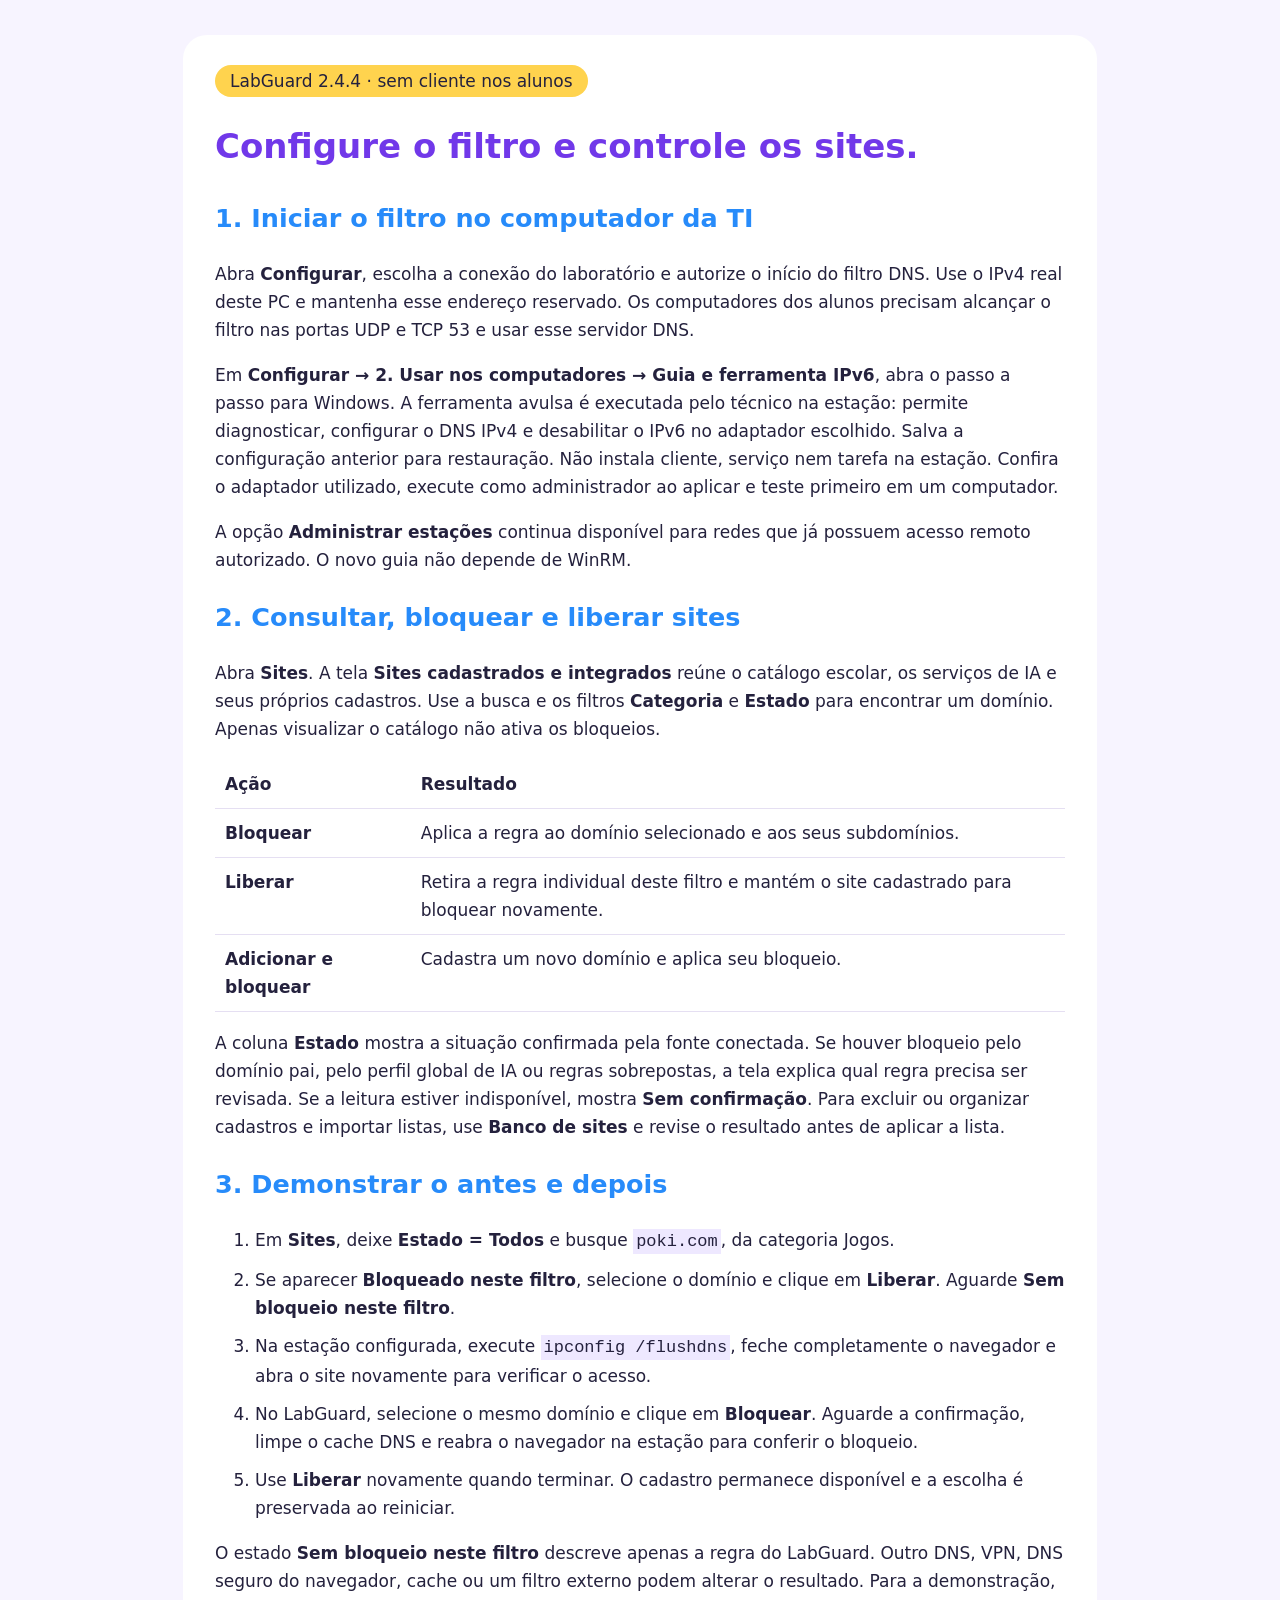
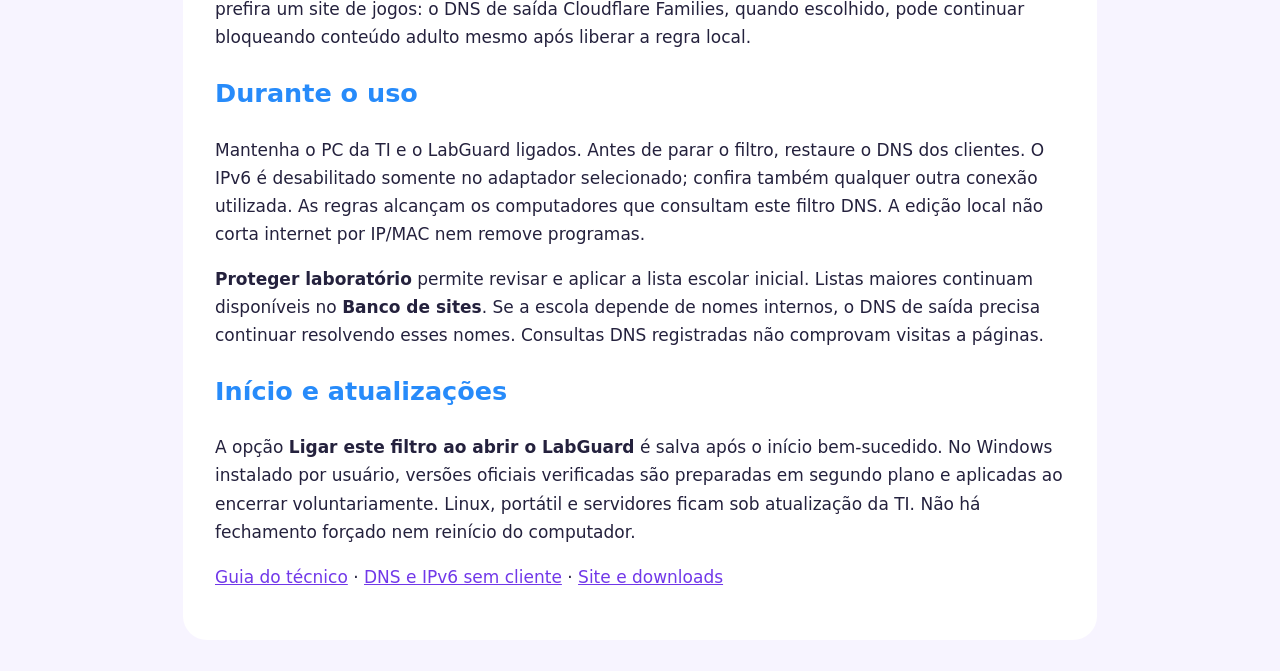
<file: packaging/LEIA-ME.html>
<!doctype html>
<html lang="pt-BR">
<head><meta charset="utf-8"><meta name="viewport" content="width=device-width,initial-scale=1">
<title>Comece com o LabGuard 2.4.4</title>
<style>body{font:17px/1.65 system-ui,sans-serif;margin:0;background:#f7f4ff;color:#24213d}main{max-width:850px;margin:35px auto;padding:32px;background:white;border-radius:24px}h1,a{color:#7138e9}h2{color:#278bfa}.badge{background:#ffd34e;border-radius:20px;padding:6px 15px}li{margin:10px 0}code{background:#eee8ff;padding:3px}table{width:100%;border-collapse:collapse}th,td{text-align:left;border-bottom:1px solid #e5dff2;padding:10px;vertical-align:top}@media(max-width:600px){main{margin:10px;padding:22px}}</style>
</head><body><main>
<span class="badge">LabGuard 2.4.4 · sem cliente nos alunos</span>
<h1>Configure o filtro e controle os sites.</h1>
<h2>1. Iniciar o filtro no computador da TI</h2>
<p>Abra <strong>Configurar</strong>, escolha a conexão do laboratório e autorize o início do filtro DNS. Use o IPv4 real deste PC e mantenha esse endereço reservado. Os computadores dos alunos precisam alcançar o filtro nas portas UDP e TCP 53 e usar esse servidor DNS.</p>
<p>Em <strong>Configurar → 2. Usar nos computadores → Guia e ferramenta IPv6</strong>, abra o passo a passo para Windows. A ferramenta avulsa é executada pelo técnico na estação: permite diagnosticar, configurar o DNS IPv4 e desabilitar o IPv6 no adaptador escolhido. Salva a configuração anterior para restauração. Não instala cliente, serviço nem tarefa na estação. Confira o adaptador utilizado, execute como administrador ao aplicar e teste primeiro em um computador.</p>
<p>A opção <strong>Administrar estações</strong> continua disponível para redes que já possuem acesso remoto autorizado. O novo guia não depende de WinRM.</p>
<h2>2. Consultar, bloquear e liberar sites</h2>
<p>Abra <strong>Sites</strong>. A tela <strong>Sites cadastrados e integrados</strong> reúne o catálogo escolar, os serviços de IA e seus próprios cadastros. Use a busca e os filtros <strong>Categoria</strong> e <strong>Estado</strong> para encontrar um domínio. Apenas visualizar o catálogo não ativa os bloqueios.</p>
<table><thead><tr><th>Ação</th><th>Resultado</th></tr></thead><tbody>
<tr><td><strong>Bloquear</strong></td><td>Aplica a regra ao domínio selecionado e aos seus subdomínios.</td></tr>
<tr><td><strong>Liberar</strong></td><td>Retira a regra individual deste filtro e mantém o site cadastrado para bloquear novamente.</td></tr>
<tr><td><strong>Adicionar e bloquear</strong></td><td>Cadastra um novo domínio e aplica seu bloqueio.</td></tr>
</tbody></table>
<p>A coluna <strong>Estado</strong> mostra a situação confirmada pela fonte conectada. Se houver bloqueio pelo domínio pai, pelo perfil global de IA ou regras sobrepostas, a tela explica qual regra precisa ser revisada. Se a leitura estiver indisponível, mostra <strong>Sem confirmação</strong>. Para excluir ou organizar cadastros e importar listas, use <strong>Banco de sites</strong> e revise o resultado antes de aplicar a lista.</p>
<h2>3. Demonstrar o antes e depois</h2>
<ol>
<li>Em <strong>Sites</strong>, deixe <strong>Estado = Todos</strong> e busque <code>poki.com</code>, da categoria Jogos.</li>
<li>Se aparecer <strong>Bloqueado neste filtro</strong>, selecione o domínio e clique em <strong>Liberar</strong>. Aguarde <strong>Sem bloqueio neste filtro</strong>.</li>
<li>Na estação configurada, execute <code>ipconfig /flushdns</code>, feche completamente o navegador e abra o site novamente para verificar o acesso.</li>
<li>No LabGuard, selecione o mesmo domínio e clique em <strong>Bloquear</strong>. Aguarde a confirmação, limpe o cache DNS e reabra o navegador na estação para conferir o bloqueio.</li>
<li>Use <strong>Liberar</strong> novamente quando terminar. O cadastro permanece disponível e a escolha é preservada ao reiniciar.</li>
</ol>
<p>O estado <strong>Sem bloqueio neste filtro</strong> descreve apenas a regra do LabGuard. Outro DNS, VPN, DNS seguro do navegador, cache ou um filtro externo podem alterar o resultado. Para a demonstração, prefira um site de jogos: o DNS de saída Cloudflare Families, quando escolhido, pode continuar bloqueando conteúdo adulto mesmo após liberar a regra local.</p>
<h2>Durante o uso</h2>
<p>Mantenha o PC da TI e o LabGuard ligados. Antes de parar o filtro, restaure o DNS dos clientes. O IPv6 é desabilitado somente no adaptador selecionado; confira também qualquer outra conexão utilizada. As regras alcançam os computadores que consultam este filtro DNS. A edição local não corta internet por IP/MAC nem remove programas.</p>
<p><strong>Proteger laboratório</strong> permite revisar e aplicar a lista escolar inicial. Listas maiores continuam disponíveis no <strong>Banco de sites</strong>. Se a escola depende de nomes internos, o DNS de saída precisa continuar resolvendo esses nomes. Consultas DNS registradas não comprovam visitas a páginas.</p>
<h2>Início e atualizações</h2>
<p>A opção <strong>Ligar este filtro ao abrir o LabGuard</strong> é salva após o início bem-sucedido. No Windows instalado por usuário, versões oficiais verificadas são preparadas em segundo plano e aplicadas ao encerrar voluntariamente. Linux, portátil e servidores ficam sob atualização da TI. Não há fechamento forçado nem reinício do computador.</p>
<p><a href="https://perabru.github.io/LabGuard/tecnico/">Guia do técnico</a> · <a href="https://perabru.github.io/LabGuard/tecnico/dns-ipv6.html">DNS e IPv6 sem cliente</a> · <a href="https://perabru.github.io/LabGuard/">Site e downloads</a></p>
</main></body></html>
</file>
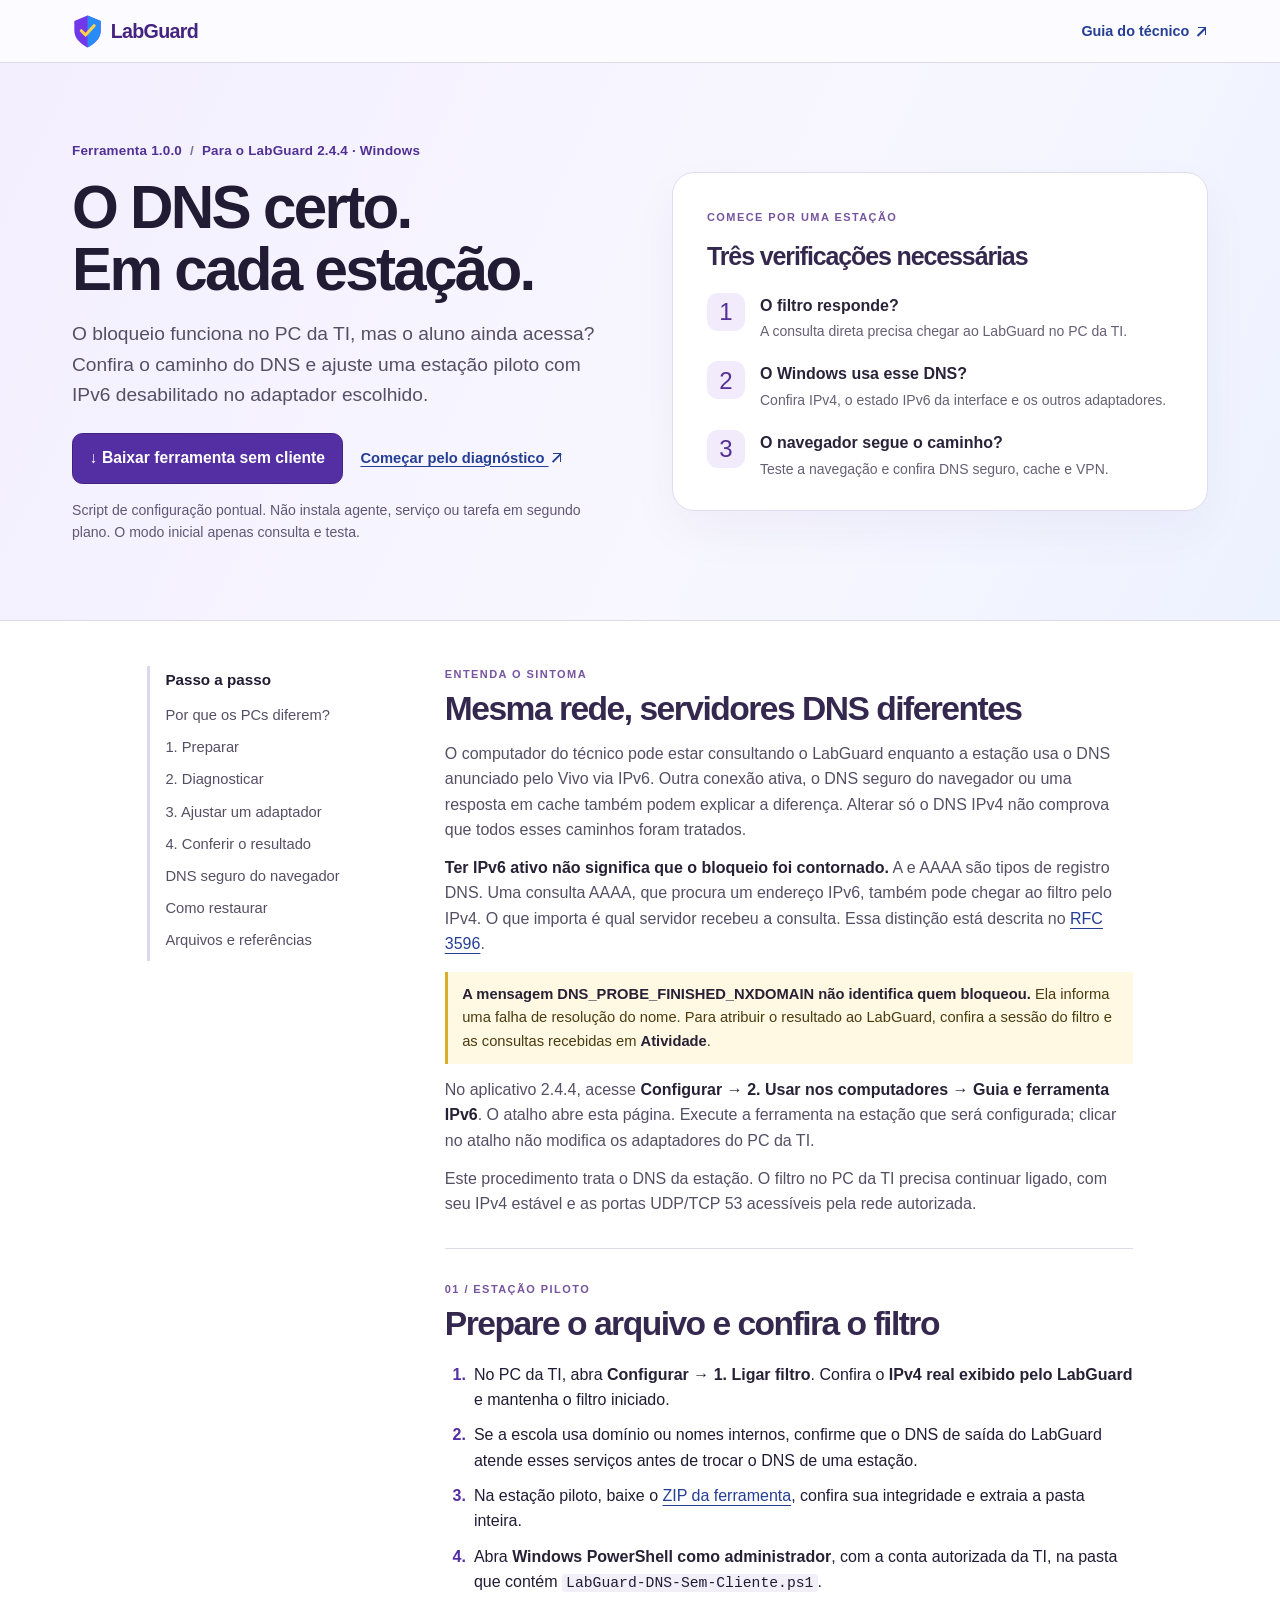
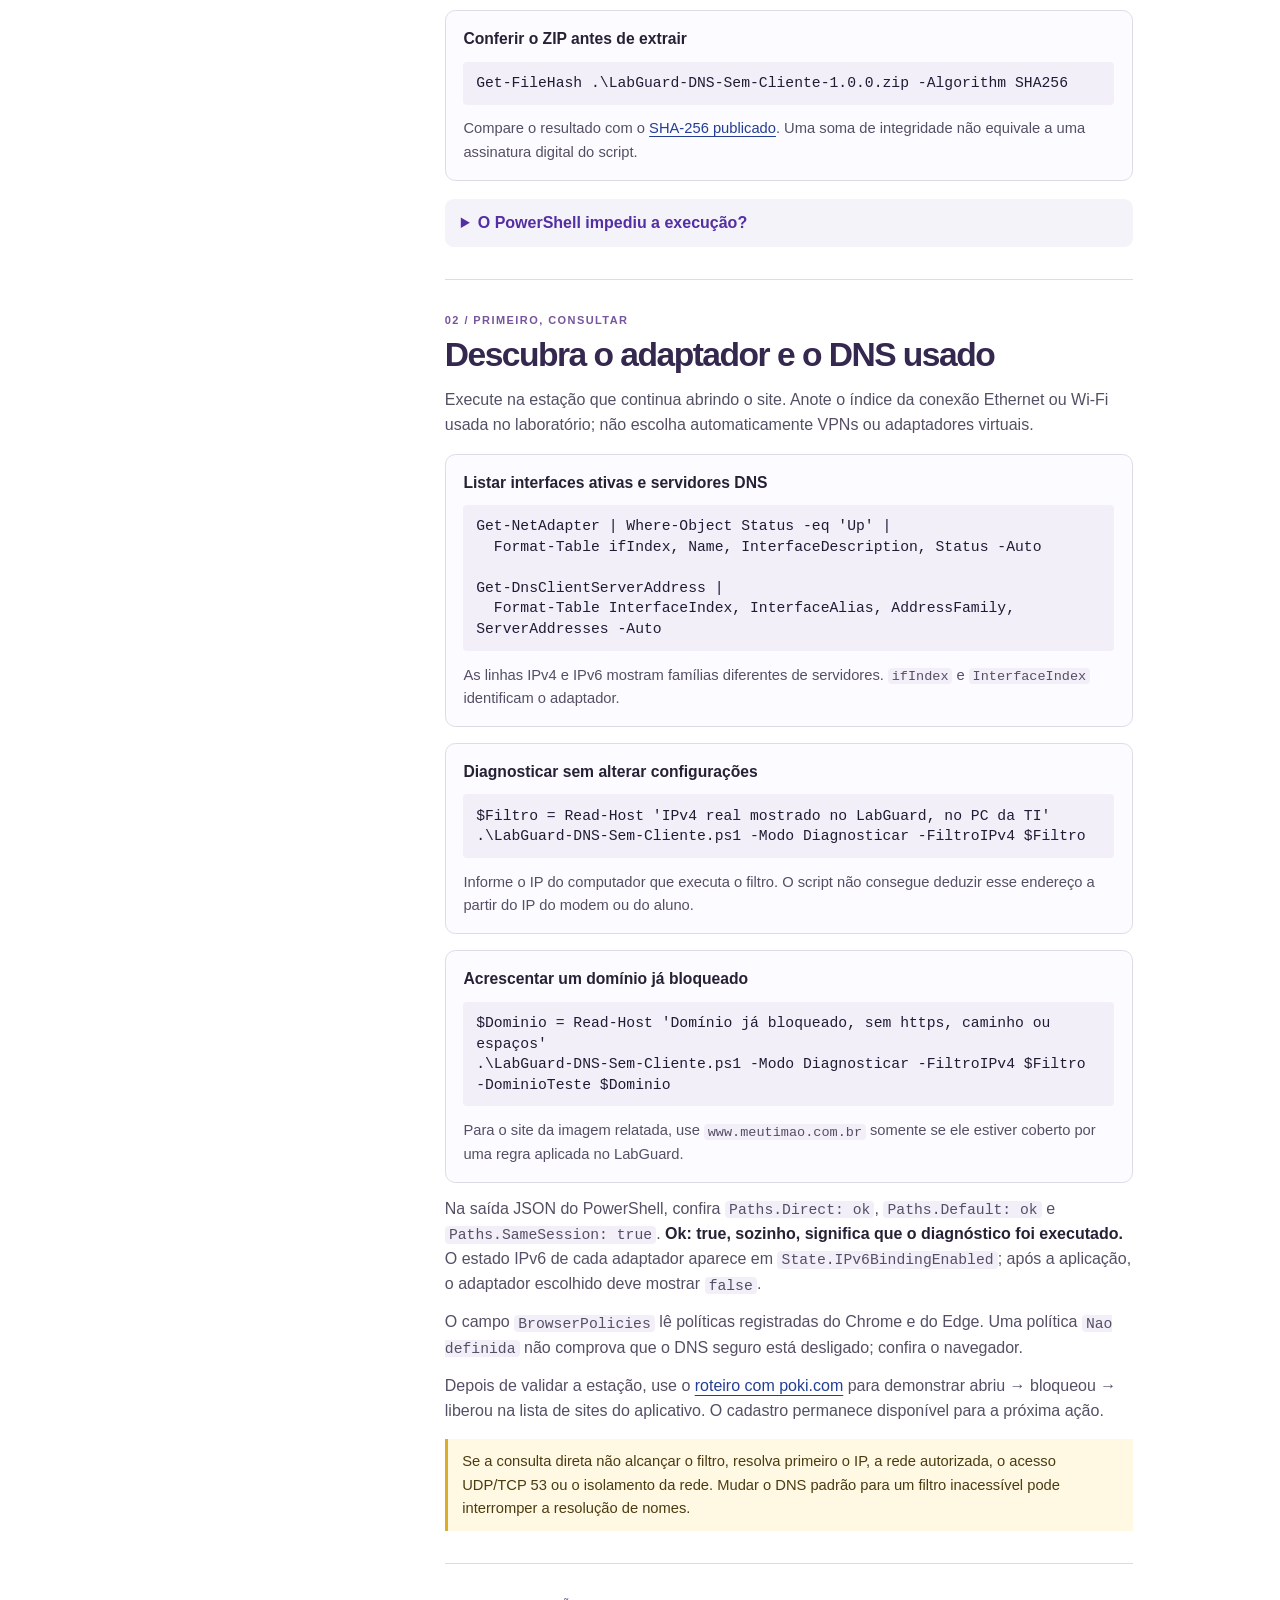
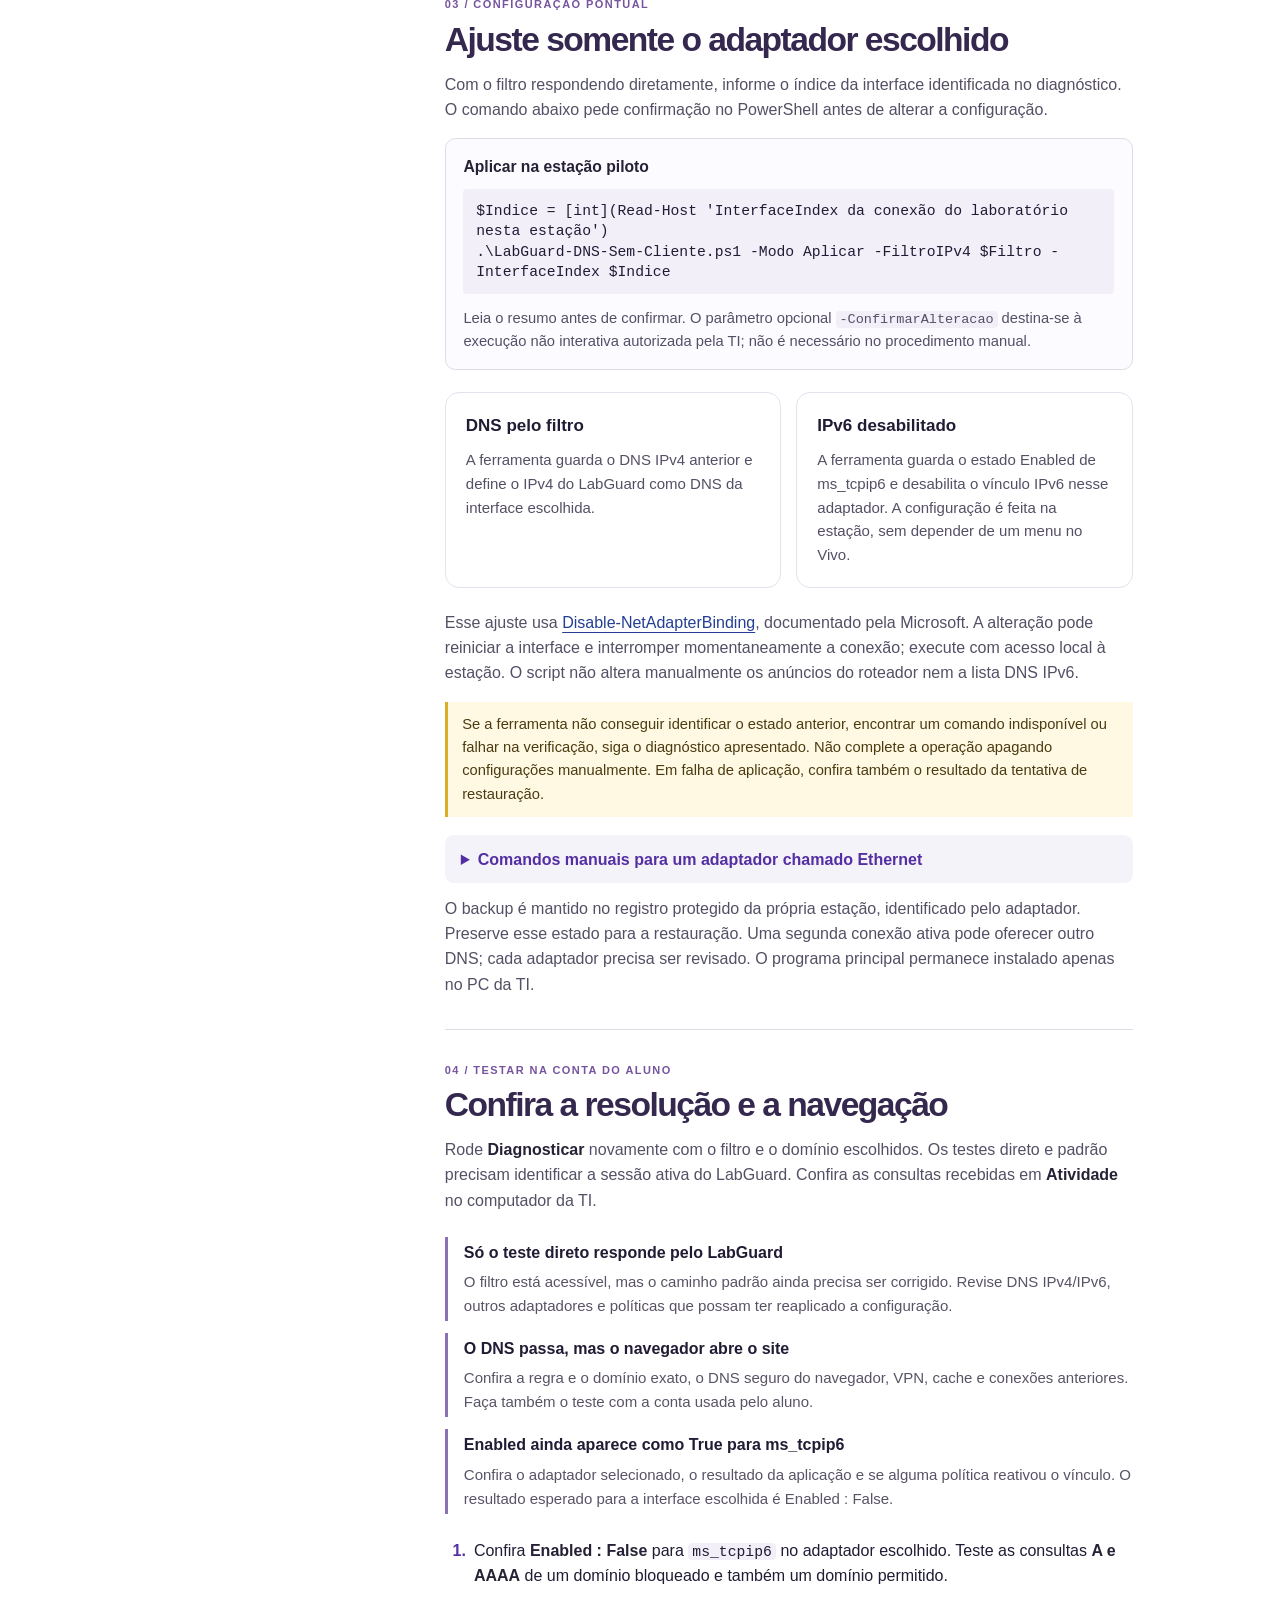
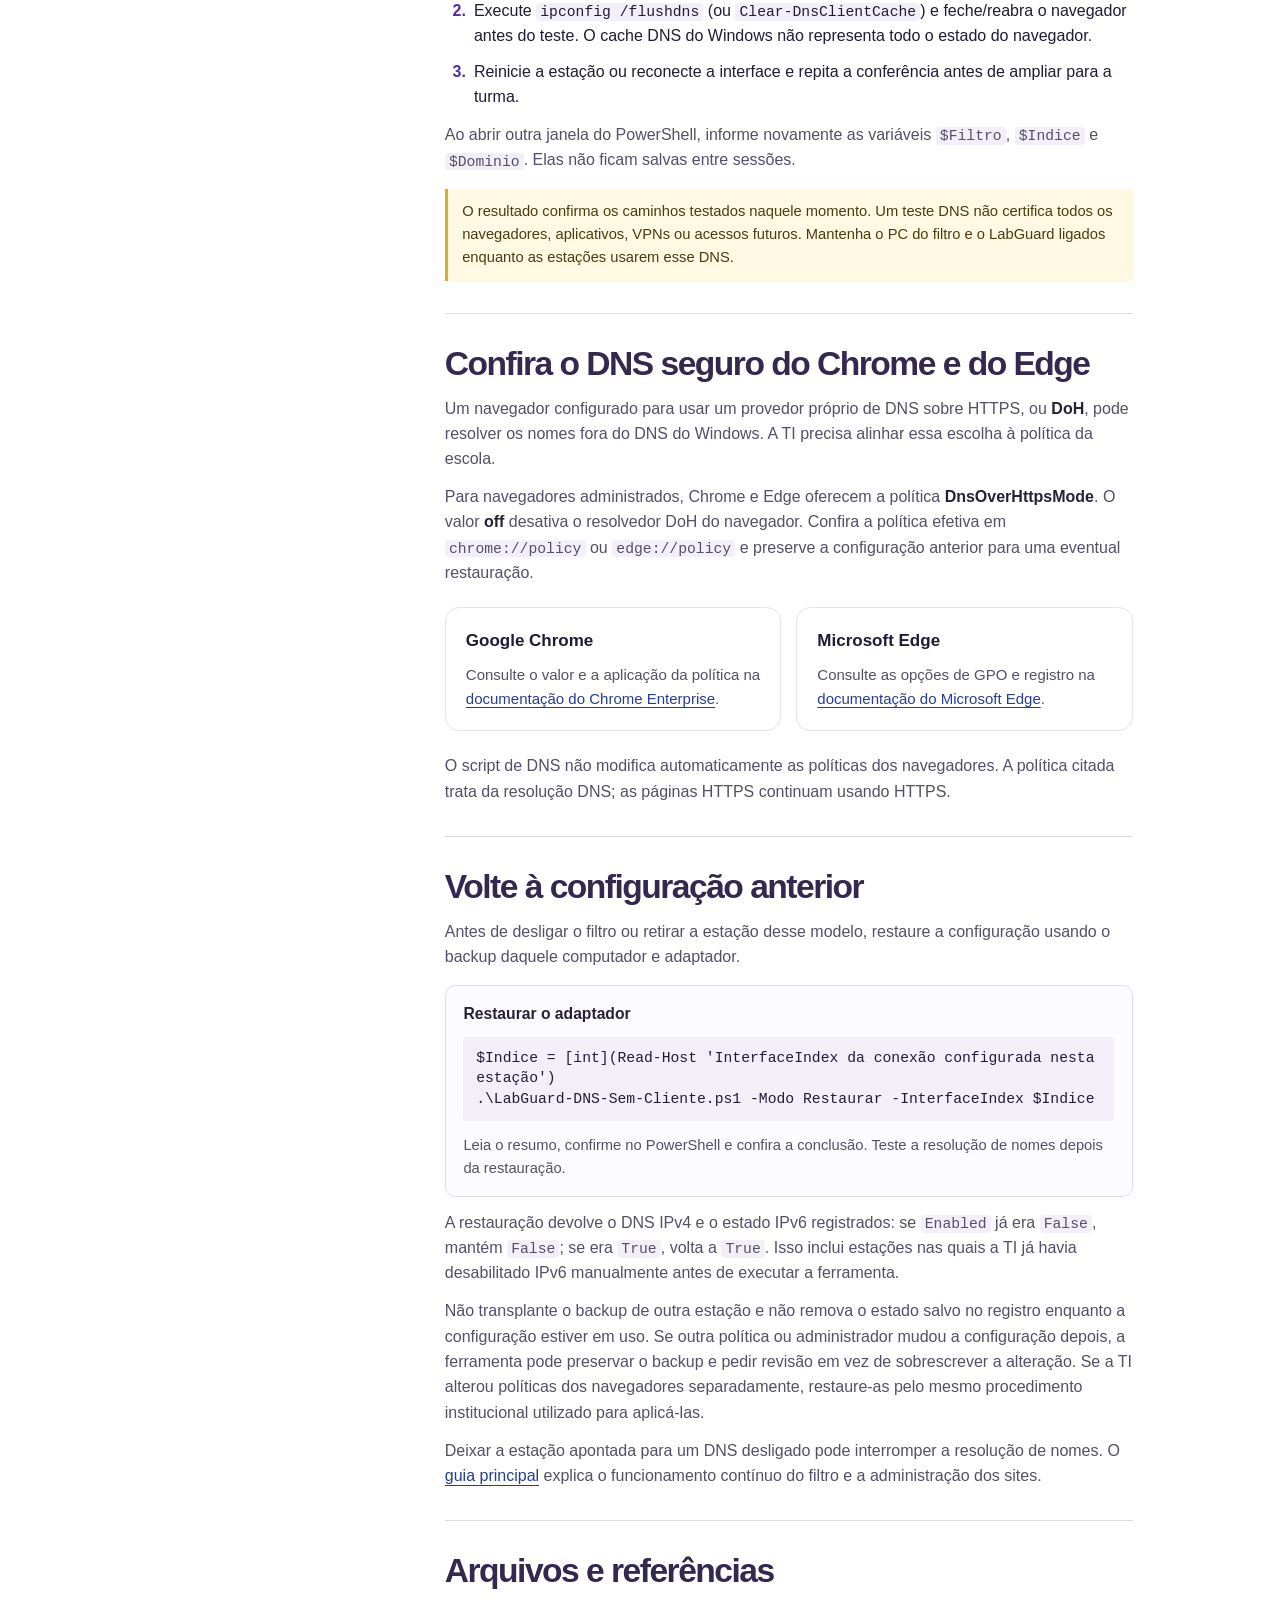
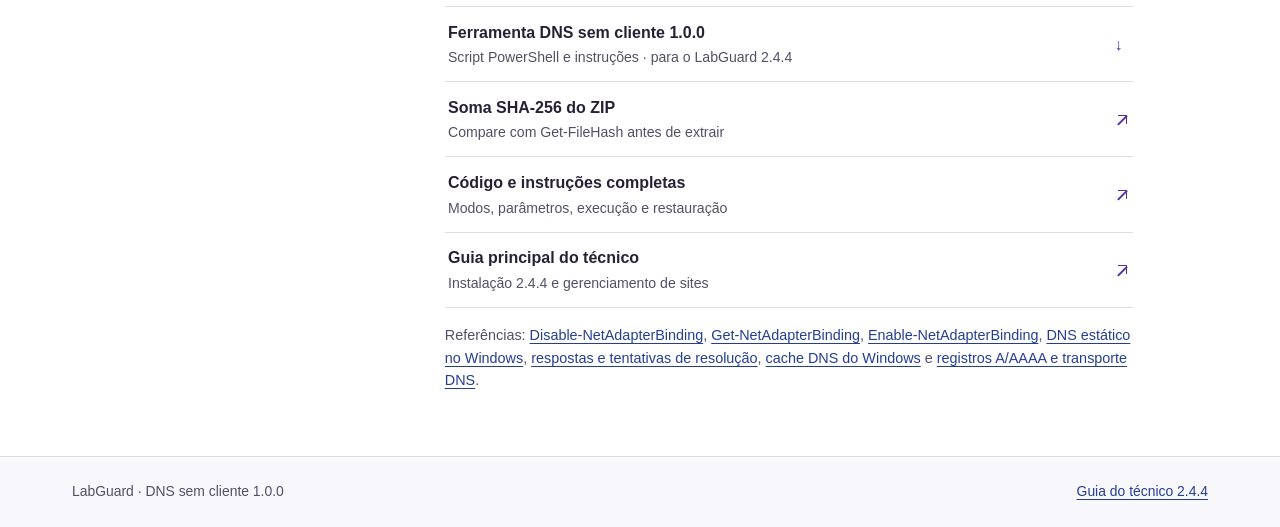
<file: website/tecnico/dns-ipv6.html>
<!doctype html>
<html lang="pt-BR">
<head>
  <meta charset="utf-8">
  <meta name="viewport" content="width=device-width,initial-scale=1">
  <meta name="referrer" content="no-referrer">
  <meta http-equiv="Content-Security-Policy" content="default-src 'none'; style-src 'self'; img-src 'self'; base-uri 'none'; form-action 'none'; object-src 'none'">
  <meta name="theme-color" content="#462389">
  <title>LabGuard | Corrigir DNS e IPv6 sem instalar cliente</title>
  <meta name="description" content="Diagnostique por que o bloqueio funciona na TI e não nos alunos. Ajuste o DNS IPv4 da estação Windows e desabilite IPv6 no adaptador escolhido, sem instalar cliente.">
  <link rel="icon" href="../assets/favicon.svg" type="image/svg+xml">
  <link rel="stylesheet" href="guia.css?v=2.4.4">
</head>
<body>
  <a class="skip" href="#conteudo">Ir ao conteúdo</a>
  <header class="top"><div class="wrap top-inner">
    <a class="brand" href="../"><img src="../assets/favicon.svg" alt="" width="31" height="35"><span>LabGuard</span></a>
    <a class="back" href="index.html">Guia do técnico <span class="link-arrow" aria-hidden="true"></span></a>
  </div></header>
  <main id="conteudo">
    <section class="hero"><div class="wrap hero-inner">
      <div>
        <p class="platform">Ferramenta 1.0.0 <span>/</span> Para o LabGuard 2.4.4 · Windows</p>
        <h1>O DNS certo.<br>Em cada estação.</h1>
        <p class="lead">O bloqueio funciona no PC da TI, mas o aluno ainda acessa? Confira o caminho do DNS e ajuste uma estação piloto com IPv6 desabilitado no adaptador escolhido.</p>
        <div class="actions">
          <a class="cta" href="ferramentas/LabGuard-DNS-Sem-Cliente-1.0.0.zip" download>↓ Baixar ferramenta sem cliente</a>
          <a class="pdf" href="#diagnosticar">Começar pelo diagnóstico <span class="link-arrow" aria-hidden="true"></span></a>
        </div>
        <p class="hero-footnote">Script de configuração pontual. Não instala agente, serviço ou tarefa em segundo plano. O modo inicial apenas consulta e testa.</p>
      </div>
      <div class="overview">
        <span class="eyebrow">COMECE POR UMA ESTAÇÃO</span>
        <h2>Três verificações necessárias</h2>
        <ul>
          <li><span>1</span><div><strong>O filtro responde?</strong><p>A consulta direta precisa chegar ao LabGuard no PC da TI.</p></div></li>
          <li><span>2</span><div><strong>O Windows usa esse DNS?</strong><p>Confira IPv4, o estado IPv6 da interface e os outros adaptadores.</p></div></li>
          <li><span>3</span><div><strong>O navegador segue o caminho?</strong><p>Teste a navegação e confira DNS seguro, cache e VPN.</p></div></li>
        </ul>
      </div>
    </div></section>
    <div class="wrap layout">
      <aside class="nav"><nav aria-label="Etapas do diagnóstico DNS">
        <p>Passo a passo</p>
        <a href="#entender">Por que os PCs diferem?</a>
        <a href="#preparar">1. Preparar</a>
        <a href="#diagnosticar">2. Diagnosticar</a>
        <a href="#aplicar">3. Ajustar um adaptador</a>
        <a href="#conferir">4. Conferir o resultado</a>
        <a href="#navegador">DNS seguro do navegador</a>
        <a href="#restaurar">Como restaurar</a>
        <a href="#arquivos">Arquivos e referências</a>
      </nav></aside>
      <div class="contents">
        <section class="section" id="entender">
          <span class="section-number">ENTENDA O SINTOMA</span>
          <h2>Mesma rede, servidores DNS diferentes</h2>
          <p>O computador do técnico pode estar consultando o LabGuard enquanto a estação usa o DNS anunciado pelo Vivo via IPv6. Outra conexão ativa, o DNS seguro do navegador ou uma resposta em cache também podem explicar a diferença. Alterar só o DNS IPv4 não comprova que todos esses caminhos foram tratados.</p>
          <p><strong>Ter IPv6 ativo não significa que o bloqueio foi contornado.</strong> A e AAAA são tipos de registro DNS. Uma consulta AAAA, que procura um endereço IPv6, também pode chegar ao filtro pelo IPv4. O que importa é qual servidor recebeu a consulta. Essa distinção está descrita no <a href="https://www.rfc-editor.org/rfc/rfc3596.html">RFC 3596</a>.</p>
          <p class="note"><strong>A mensagem DNS_PROBE_FINISHED_NXDOMAIN não identifica quem bloqueou.</strong> Ela informa uma falha de resolução do nome. Para atribuir o resultado ao LabGuard, confira a sessão do filtro e as consultas recebidas em <strong>Atividade</strong>.</p>
          <p>No aplicativo 2.4.4, acesse <strong>Configurar → 2. Usar nos computadores → Guia e ferramenta IPv6</strong>. O atalho abre esta página. Execute a ferramenta na estação que será configurada; clicar no atalho não modifica os adaptadores do PC da TI.</p>
          <p>Este procedimento trata o DNS da estação. O filtro no PC da TI precisa continuar ligado, com seu IPv4 estável e as portas UDP/TCP 53 acessíveis pela rede autorizada.</p>
        </section>

        <section class="section" id="preparar">
          <span class="section-number">01 / ESTAÇÃO PILOTO</span>
          <h2>Prepare o arquivo e confira o filtro</h2>
          <ol class="steps">
            <li>No PC da TI, abra <strong>Configurar → 1. Ligar filtro</strong>. Confira o <strong>IPv4 real exibido pelo LabGuard</strong> e mantenha o filtro iniciado.</li>
            <li>Se a escola usa domínio ou nomes internos, confirme que o DNS de saída do LabGuard atende esses serviços antes de trocar o DNS de uma estação.</li>
            <li>Na estação piloto, baixe o <a href="ferramentas/LabGuard-DNS-Sem-Cliente-1.0.0.zip" download>ZIP da ferramenta</a>, confira sua integridade e extraia a pasta inteira.</li>
            <li>Abra <strong>Windows PowerShell como administrador</strong>, com a conta autorizada da TI, na pasta que contém <code>LabGuard-DNS-Sem-Cliente.ps1</code>.</li>
          </ol>
          <div class="command"><strong>Conferir o ZIP antes de extrair</strong><pre><code>Get-FileHash .\LabGuard-DNS-Sem-Cliente-1.0.0.zip -Algorithm SHA256</code></pre><p>Compare o resultado com o <a href="ferramentas/LabGuard-DNS-Sem-Cliente-1.0.0.sha256">SHA-256 publicado</a>. Uma soma de integridade não equivale a uma assinatura digital do script.</p></div>
          <details>
            <summary>O PowerShell impediu a execução?</summary>
            <p>Consulte <code>Get-ExecutionPolicy -List</code> e siga o processo de autorização ou assinatura de scripts da escola. Quando a política permitir, depois de revisar o arquivo e sua origem, a TI pode retirar a marca de download apenas desse script com <code>Unblock-File .\LabGuard-DNS-Sem-Cliente.ps1</code>.</p>
            <p>Isso não substitui uma assinatura exigida nem uma política de grupo. Não reduza <code>MachinePolicy</code>/<code>UserPolicy</code> e não configure bypass global para executar a ferramenta.</p>
          </details>
        </section>

        <section class="section" id="diagnosticar">
          <span class="section-number">02 / PRIMEIRO, CONSULTAR</span>
          <h2>Descubra o adaptador e o DNS usado</h2>
          <p>Execute na estação que continua abrindo o site. Anote o índice da conexão Ethernet ou Wi-Fi usada no laboratório; não escolha automaticamente VPNs ou adaptadores virtuais.</p>
          <div class="command"><strong>Listar interfaces ativas e servidores DNS</strong><pre><code>Get-NetAdapter | Where-Object Status -eq 'Up' |
  Format-Table ifIndex, Name, InterfaceDescription, Status -Auto

Get-DnsClientServerAddress |
  Format-Table InterfaceIndex, InterfaceAlias, AddressFamily, ServerAddresses -Auto</code></pre><p>As linhas IPv4 e IPv6 mostram famílias diferentes de servidores. <code>ifIndex</code> e <code>InterfaceIndex</code> identificam o adaptador.</p></div>
          <div class="command"><strong>Diagnosticar sem alterar configurações</strong><pre><code>$Filtro = Read-Host 'IPv4 real mostrado no LabGuard, no PC da TI'
.\LabGuard-DNS-Sem-Cliente.ps1 -Modo Diagnosticar -FiltroIPv4 $Filtro</code></pre><p>Informe o IP do computador que executa o filtro. O script não consegue deduzir esse endereço a partir do IP do modem ou do aluno.</p></div>
          <div class="command"><strong>Acrescentar um domínio já bloqueado</strong><pre><code>$Dominio = Read-Host 'Domínio já bloqueado, sem https, caminho ou espaços'
.\LabGuard-DNS-Sem-Cliente.ps1 -Modo Diagnosticar -FiltroIPv4 $Filtro -DominioTeste $Dominio</code></pre><p>Para o site da imagem relatada, use <code>www.meutimao.com.br</code> somente se ele estiver coberto por uma regra aplicada no LabGuard.</p></div>
          <p>Na saída JSON do PowerShell, confira <code>Paths.Direct: ok</code>, <code>Paths.Default: ok</code> e <code>Paths.SameSession: true</code>. <strong>Ok: true, sozinho, significa que o diagnóstico foi executado.</strong> O estado IPv6 de cada adaptador aparece em <code>State.IPv6BindingEnabled</code>; após a aplicação, o adaptador escolhido deve mostrar <code>false</code>.</p>
          <p>O campo <code>BrowserPolicies</code> lê políticas registradas do Chrome e do Edge. Uma política <code>Nao definida</code> não comprova que o DNS seguro está desligado; confira o navegador.</p>
          <p>Depois de validar a estação, use o <a href="index.html#demonstrar">roteiro com poki.com</a> para demonstrar abriu → bloqueou → liberou na lista de sites do aplicativo. O cadastro permanece disponível para a próxima ação.</p>
          <p class="note">Se a consulta direta não alcançar o filtro, resolva primeiro o IP, a rede autorizada, o acesso UDP/TCP 53 ou o isolamento da rede. Mudar o DNS padrão para um filtro inacessível pode interromper a resolução de nomes.</p>
        </section>

        <section class="section" id="aplicar">
          <span class="section-number">03 / CONFIGURAÇÃO PONTUAL</span>
          <h2>Ajuste somente o adaptador escolhido</h2>
          <p>Com o filtro respondendo diretamente, informe o índice da interface identificada no diagnóstico. O comando abaixo pede confirmação no PowerShell antes de alterar a configuração.</p>
          <div class="command"><strong>Aplicar na estação piloto</strong><pre><code>$Indice = [int](Read-Host 'InterfaceIndex da conexão do laboratório nesta estação')
.\LabGuard-DNS-Sem-Cliente.ps1 -Modo Aplicar -FiltroIPv4 $Filtro -InterfaceIndex $Indice</code></pre><p>Leia o resumo antes de confirmar. O parâmetro opcional <code>-ConfirmarAlteracao</code> destina-se à execução não interativa autorizada pela TI; não é necessário no procedimento manual.</p></div>
          <div class="operation-grid">
            <article><h3>DNS pelo filtro</h3><p>A ferramenta guarda o DNS IPv4 anterior e define o IPv4 do LabGuard como DNS da interface escolhida.</p></article>
            <article><h3>IPv6 desabilitado</h3><p>A ferramenta guarda o estado Enabled de ms_tcpip6 e desabilita o vínculo IPv6 nesse adaptador. A configuração é feita na estação, sem depender de um menu no Vivo.</p></article>
          </div>
          <p>Esse ajuste usa <a href="https://learn.microsoft.com/en-us/powershell/module/netadapter/disable-netadapterbinding">Disable-NetAdapterBinding</a>, documentado pela Microsoft. A alteração pode reiniciar a interface e interromper momentaneamente a conexão; execute com acesso local à estação. O script não altera manualmente os anúncios do roteador nem a lista DNS IPv6.</p>
          <p class="note">Se a ferramenta não conseguir identificar o estado anterior, encontrar um comando indisponível ou falhar na verificação, siga o diagnóstico apresentado. Não complete a operação apagando configurações manualmente. Em falha de aplicação, confira também o resultado da tentativa de restauração.</p>
          <details>
            <summary>Comandos manuais para um adaptador chamado Ethernet</summary>
            <p>Confira o nome real com <code>Get-NetAdapter</code>. Se a conexão se chamar <strong>Ethernet</strong>, registre primeiro o estado anterior:</p>
            <div class="command"><strong>Consultar antes de alterar</strong><pre><code>Get-NetAdapterBinding -Name "Ethernet" -ComponentID ms_tcpip6 |
  Format-List Name, Enabled</code></pre></div>
            <p>Depois, execute o procedimento da TI:</p>
            <div class="command"><strong>PowerShell como administrador</strong><pre><code>Disable-NetAdapterBinding -Name "Ethernet" -ComponentID ms_tcpip6
Get-NetAdapterBinding -Name "Ethernet" -ComponentID ms_tcpip6 |
  Format-List Name, Enabled
ipconfig /flushdns</code></pre><p>O resultado esperado é <strong>Enabled : False</strong>. Se o nome for outro, substitua <code>Ethernet</code> pelo nome exato. Feche e reabra o navegador e teste na conta do aluno.</p></div>
            <p>Esses comandos desabilitam IPv6 nesse adaptador, mas não apontam o DNS IPv4 para o LabGuard. A ferramenta acima configura ambos com backup. Para desfazer uma alteração manual cujo estado anterior era <code>True</code>, use <code>Enable-NetAdapterBinding -Name "Ethernet" -ComponentID ms_tcpip6</code> e confira novamente.</p>
          </details>
          <p>O backup é mantido no registro protegido da própria estação, identificado pelo adaptador. Preserve esse estado para a restauração. Uma segunda conexão ativa pode oferecer outro DNS; cada adaptador precisa ser revisado. O programa principal permanece instalado apenas no PC da TI.</p>
        </section>

        <section class="section" id="conferir">
          <span class="section-number">04 / TESTAR NA CONTA DO ALUNO</span>
          <h2>Confira a resolução e a navegação</h2>
          <p>Rode <strong>Diagnosticar</strong> novamente com o filtro e o domínio escolhidos. Os testes direto e padrão precisam identificar a sessão ativa do LabGuard. Confira as consultas recebidas em <strong>Atividade</strong> no computador da TI.</p>
          <dl class="status-list">
            <div><dt>Só o teste direto responde pelo LabGuard</dt><dd>O filtro está acessível, mas o caminho padrão ainda precisa ser corrigido. Revise DNS IPv4/IPv6, outros adaptadores e políticas que possam ter reaplicado a configuração.</dd></div>
            <div><dt>O DNS passa, mas o navegador abre o site</dt><dd>Confira a regra e o domínio exato, o DNS seguro do navegador, VPN, cache e conexões anteriores. Faça também o teste com a conta usada pelo aluno.</dd></div>
            <div><dt>Enabled ainda aparece como True para ms_tcpip6</dt><dd>Confira o adaptador selecionado, o resultado da aplicação e se alguma política reativou o vínculo. O resultado esperado para a interface escolhida é Enabled : False.</dd></div>
          </dl>
          <ol class="steps">
            <li>Confira <strong>Enabled : False</strong> para <code>ms_tcpip6</code> no adaptador escolhido. Teste as consultas <strong>A e AAAA</strong> de um domínio bloqueado e também um domínio permitido.</li>
            <li>Execute <code>ipconfig /flushdns</code> (ou <code>Clear-DnsClientCache</code>) e feche/reabra o navegador antes do teste. O cache DNS do Windows não representa todo o estado do navegador.</li>
            <li>Reinicie a estação ou reconecte a interface e repita a conferência antes de ampliar para a turma.</li>
          </ol>
          <p>Ao abrir outra janela do PowerShell, informe novamente as variáveis <code>$Filtro</code>, <code>$Indice</code> e <code>$Dominio</code>. Elas não ficam salvas entre sessões.</p>
          <p class="note">O resultado confirma os caminhos testados naquele momento. Um teste DNS não certifica todos os navegadores, aplicativos, VPNs ou acessos futuros. Mantenha o PC do filtro e o LabGuard ligados enquanto as estações usarem esse DNS.</p>
        </section>

        <section class="section" id="navegador">
          <h2>Confira o DNS seguro do Chrome e do Edge</h2>
          <p>Um navegador configurado para usar um provedor próprio de DNS sobre HTTPS, ou <strong>DoH</strong>, pode resolver os nomes fora do DNS do Windows. A TI precisa alinhar essa escolha à política da escola.</p>
          <p>Para navegadores administrados, Chrome e Edge oferecem a política <strong>DnsOverHttpsMode</strong>. O valor <strong>off</strong> desativa o resolvedor DoH do navegador. Confira a política efetiva em <code>chrome://policy</code> ou <code>edge://policy</code> e preserve a configuração anterior para uma eventual restauração.</p>
          <div class="operation-grid">
            <article><h3>Google Chrome</h3><p>Consulte o valor e a aplicação da política na <a href="https://chromeenterprise.google/policies/#DnsOverHttpsMode">documentação do Chrome Enterprise</a>.</p></article>
            <article><h3>Microsoft Edge</h3><p>Consulte as opções de GPO e registro na <a href="https://learn.microsoft.com/en-us/deployedge/microsoft-edge-browser-policies/dnsoverhttpsmode">documentação do Microsoft Edge</a>.</p></article>
          </div>
          <p>O script de DNS não modifica automaticamente as políticas dos navegadores. A política citada trata da resolução DNS; as páginas HTTPS continuam usando HTTPS.</p>
        </section>

        <section class="section" id="restaurar">
          <h2>Volte à configuração anterior</h2>
          <p>Antes de desligar o filtro ou retirar a estação desse modelo, restaure a configuração usando o backup daquele computador e adaptador.</p>
          <div class="command"><strong>Restaurar o adaptador</strong><pre><code>$Indice = [int](Read-Host 'InterfaceIndex da conexão configurada nesta estação')
.\LabGuard-DNS-Sem-Cliente.ps1 -Modo Restaurar -InterfaceIndex $Indice</code></pre><p>Leia o resumo, confirme no PowerShell e confira a conclusão. Teste a resolução de nomes depois da restauração.</p></div>
          <p>A restauração devolve o DNS IPv4 e o estado IPv6 registrados: se <code>Enabled</code> já era <code>False</code>, mantém <code>False</code>; se era <code>True</code>, volta a <code>True</code>. Isso inclui estações nas quais a TI já havia desabilitado IPv6 manualmente antes de executar a ferramenta.</p>
          <p>Não transplante o backup de outra estação e não remova o estado salvo no registro enquanto a configuração estiver em uso. Se outra política ou administrador mudou a configuração depois, a ferramenta pode preservar o backup e pedir revisão em vez de sobrescrever a alteração. Se a TI alterou políticas dos navegadores separadamente, restaure-as pelo mesmo procedimento institucional utilizado para aplicá-las.</p>
          <p>Deixar a estação apontada para um DNS desligado pode interromper a resolução de nomes. O <a href="index.html">guia principal</a> explica o funcionamento contínuo do filtro e a administração dos sites.</p>
        </section>

        <section class="section" id="arquivos">
          <h2>Arquivos e referências</h2>
          <div class="files">
            <a href="ferramentas/LabGuard-DNS-Sem-Cliente-1.0.0.zip" download><span><strong>Ferramenta DNS sem cliente 1.0.0</strong><small>Script PowerShell e instruções · para o LabGuard 2.4.4</small></span><span aria-hidden="true">↓</span></a>
            <a href="ferramentas/LabGuard-DNS-Sem-Cliente-1.0.0.sha256"><span><strong>Soma SHA-256 do ZIP</strong><small>Compare com Get-FileHash antes de extrair</small></span><span class="link-arrow" aria-hidden="true"></span></a>
            <a href="https://github.com/perabru/LabGuard/tree/main/network-tools"><span><strong>Código e instruções completas</strong><small>Modos, parâmetros, execução e restauração</small></span><span class="link-arrow" aria-hidden="true"></span></a>
            <a href="index.html"><span><strong>Guia principal do técnico</strong><small>Instalação 2.4.4 e gerenciamento de sites</small></span><span class="link-arrow" aria-hidden="true"></span></a>
          </div>
          <p class="sources">Referências: <a href="https://learn.microsoft.com/en-us/powershell/module/netadapter/disable-netadapterbinding">Disable-NetAdapterBinding</a>, <a href="https://learn.microsoft.com/en-us/powershell/module/netadapter/get-netadapterbinding">Get-NetAdapterBinding</a>, <a href="https://learn.microsoft.com/en-us/powershell/module/netadapter/enable-netadapterbinding">Enable-NetAdapterBinding</a>, <a href="https://learn.microsoft.com/en-us/powershell/module/dnsclient/set-dnsclientserveraddress">DNS estático no Windows</a>, <a href="https://learn.microsoft.com/en-us/troubleshoot/windows-server/networking/dns-client-resolution-timeouts">respostas e tentativas de resolução</a>, <a href="https://learn.microsoft.com/en-us/powershell/module/dnsclient/clear-dnsclientcache">cache DNS do Windows</a> e <a href="https://www.rfc-editor.org/rfc/rfc3596.html">registros A/AAAA e transporte DNS</a>.</p>
        </section>
      </div>
    </div>
  </main>
  <footer><div class="wrap"><span>LabGuard · DNS sem cliente 1.0.0</span><a href="index.html">Guia do técnico 2.4.4</a></div></footer>
</body>
</html>
</file>
<file: website/style.css>
/* Original LabGuard visual system. References: REFERENCIAS.md. */
:root{--purple:#7138e9;--purple-dark:#4e22b0;--blue:#278bfa;--yellow:#ffd34e;--ink:#202037;--muted:#6b6980;--canvas:#fbfaff;--surface:#fff;--soft:#f0ebfa;--line:#e7e2f0;--lavender:#ece3ff;--shadow:0 18px 60px #39216a0d;--radius:24px;--container:1240px;color-scheme:light}
*{box-sizing:border-box}html{scroll-behavior:smooth;scroll-padding-top:100px}body{margin:0;background:var(--canvas);color:var(--ink);font-family:Inter,"Segoe UI",Arial,sans-serif;-webkit-font-smoothing:antialiased;line-height:1.6}body.theme-dark{--ink:#f4f0ff;--muted:#bcb5cf;--canvas:#131120;--surface:#1d192b;--soft:#262037;--line:#393047;--lavender:#33224f;--shadow:0 18px 60px #0002;color-scheme:dark}button,a{-webkit-tap-highlight-color:transparent}button,input{font:inherit}button{cursor:pointer}a{color:inherit;text-decoration:none}a,button{touch-action:manipulation}img{max-width:100%;height:auto;display:block}button:focus-visible,a:focus-visible,summary:focus-visible{outline:3px solid var(--blue);outline-offset:5px}button:disabled{cursor:not-allowed}svg.icon{width:23px;height:23px;fill:none;stroke:currentColor;stroke-width:1.8;stroke-linecap:round;stroke-linejoin:round;flex-shrink:0}.icon-sprite{position:absolute;width:0;height:0;overflow:hidden}.container{width:min(calc(100% - 56px),var(--container));margin:0 auto}.section{padding:100px 0}.section-kicker{font-size:11px;letter-spacing:1.7px;font-weight:800;color:var(--purple);display:block;margin-bottom:17px}.section-heading{display:flex;align-items:flex-end;justify-content:space-between;gap:45px;margin-bottom:42px}h1,h2,h3,h4,h5,p{margin:0}h1,h2,h3,h4,h5{line-height:1.15;letter-spacing:-1.5px}h2{font-size:clamp(32px,3.5vw,48px);font-weight:790}h3{font-weight:750}h2+p,.section-heading>p{color:var(--muted)}.section-heading>p{font-size:16px;line-height:1.8;max-width:370px;padding-bottom:4px}.skip-link{position:fixed;z-index:200;left:20px;top:10px;transform:translateY(-150%);padding:10px 18px;background:var(--yellow);color:#272033;border-radius:12px;font-weight:700}.skip-link:focus{transform:none}.sr-only{position:absolute;width:1px;height:1px;padding:0;margin:-1px;overflow:hidden;clip:rect(0,0,0,0);white-space:nowrap;border:0}
.site-header{position:sticky;top:0;z-index:100;background:color-mix(in srgb,var(--canvas) 92%,transparent);backdrop-filter:blur(18px);border-bottom:1px solid color-mix(in srgb,var(--line) 70%,transparent)}.nav-wrap{height:92px;display:flex;align-items:center;justify-content:space-between;gap:25px}.brand{display:inline-flex;align-items:center;gap:10px;white-space:nowrap}.brand>span{font-size:25px;font-weight:850;letter-spacing:-1.1px;line-height:1.12}.brand-light{font-weight:560}.brand small{display:block;font-size:7px;line-height:1.3;letter-spacing:1.55px;font-weight:750;margin-top:6px;color:var(--muted)}.main-nav{display:flex;align-items:center;gap:28px;margin-left:auto;margin-right:22px;font-size:13px;font-weight:650}.main-nav a{padding:8px 0;position:relative}.main-nav a:after{content:"";position:absolute;bottom:0;left:0;width:0;height:2px;background:var(--purple);transition:width .2s}.main-nav a:hover:after{width:100%}.nav-actions{display:flex;align-items:center;gap:19px}.button{display:inline-flex;align-items:center;justify-content:center;gap:11px;font-size:14px;font-weight:750;line-height:1.3;border:1px solid transparent;border-radius:13px;padding:18px 23px;min-height:55px;transition:transform .2s,box-shadow .2s,background .2s;text-align:center}.button-primary{background:var(--purple);border-color:var(--purple);color:#fff;box-shadow:0 5px 0 var(--purple-dark),0 14px 24px #7138e91b}.button-primary:hover{background:#8049f3;transform:translateY(-2px);box-shadow:0 7px 0 var(--purple-dark),0 17px 26px #7138e92b}.button-primary:active{transform:translateY(3px);box-shadow:0 2px 0 var(--purple-dark)}.button-small{padding:12px 18px;min-height:43px;border-radius:11px;font-size:12px;gap:10px;box-shadow:0 3px 0 var(--purple-dark)}.button-small .icon{width:17px;height:17px}.button-plain{padding-left:5px;padding-right:5px;box-shadow:none;color:var(--ink);gap:12px}.button-plain:hover{color:var(--purple)}.button .arrow{width:19px;margin-left:2px;transition:transform .2s}.button:hover .arrow{transform:translateX(3px)}.play-dot{font-size:10px;background:var(--surface);border:1px solid var(--line);border-radius:50%;display:flex;align-items:center;justify-content:center;height:30px;width:30px;color:var(--purple)}.theme-switch{display:flex;align-items:center;padding:3px;width:50px;height:29px;flex-shrink:0;border:0;background:#d6c9f1;border-radius:30px;box-shadow:inset 0 1px 3px #33136718}.theme-knob{width:23px;height:23px;display:flex;align-items:center;justify-content:center;border-radius:50%;background:var(--yellow);color:#6d4900;transition:transform .25s,background .25s;box-shadow:0 2px 5px #291e4d20}.theme-knob .icon{width:16px;height:16px;stroke-width:2}.theme-dark .theme-switch{background:#493769}.theme-dark .theme-knob{transform:translateX(21px);background:#ede6ff;color:#563497}.menu-toggle{display:none;background:none;border:0;color:var(--ink);padding:6px}
.hero{padding-top:62px;padding-bottom:0;position:relative;overflow:hidden;background:radial-gradient(ellipse at 75% 27%,#e7dcff9a 0,transparent 48%),var(--canvas)}.theme-dark .hero{background:radial-gradient(ellipse at 75% 27%,#37205a80 0,transparent 48%),var(--canvas)}.hero-grid{display:grid;grid-template-columns:1fr 1.04fr;align-items:center;gap:30px;position:relative;min-height:560px}.eyebrow{display:inline-flex;align-items:center;gap:9px;font-size:11px;font-weight:750;letter-spacing:.3px;background:var(--surface);border:1px solid var(--line);border-radius:30px;padding:8px 12px;box-shadow:0 3px 9px #26203703;margin-bottom:25px}.status-dot{height:7px;width:7px;border-radius:50%;background:var(--purple);box-shadow:0 0 0 4px #7138e90b}.hero h1{font-size:clamp(38px,4.15vw,59px);font-weight:820;line-height:1.08;letter-spacing:-2.8px;max-width:600px}.hero h1>span{color:var(--purple)}.hero-description{color:var(--muted);font-size:16px;line-height:1.85;max-width:474px;margin-top:26px}.hero-buttons{display:flex;align-items:center;gap:25px;margin-top:32px;flex-wrap:wrap}.hero-note{display:flex;align-items:center;gap:7px;color:var(--muted);font-size:10px;font-weight:600;margin-top:21px}.hero-note .icon{width:14px;height:14px;color:var(--purple);stroke-width:2.5}.hero-note>span{padding:0 4px;color:#b7afc8}.hero-art{position:relative;padding-top:38px;isolation:isolate;align-self:stretch;display:flex;align-items:center}.dashboard-illustration{width:114%;max-width:none;position:relative;z-index:2;margin-left:-2%;filter:drop-shadow(0 24px 30px #42297619);transform:rotate(-3deg)}.art-orbit{position:absolute;z-index:0;border:1px solid #cbb7ef;opacity:.5;border-radius:50%;inset:8% 0 1% 3%;transform:rotate(-18deg)}.orbit-two{inset:17% -10% -1% 16%;transform:rotate(28deg);border-style:dashed}.art-tag{position:absolute;z-index:4;right:9%;top:3%;font-size:12px;line-height:1.4;transform:rotate(5deg);border-radius:15px;background:var(--yellow);padding:13px 18px 13px 45px;color:#403022;box-shadow:0 5px 0 #dcae2e}.art-tag strong{font-weight:800}.mini-spark{position:absolute;left:16px;top:15px;font-size:22px}.floating-status{position:absolute;z-index:4;bottom:14%;left:1%;display:flex;align-items:center;gap:10px;background:var(--surface);border:1px solid var(--line);border-radius:16px;padding:12px 15px;box-shadow:0 14px 28px #34245415;transform:rotate(2deg)}.floating-status>span:nth-child(2){font-size:10px;color:var(--muted);line-height:1.6}.floating-status strong{display:block;font-size:12px;color:var(--ink)}.status-tick{font-size:12px;width:22px;height:22px;display:grid;place-items:center;border-radius:50%;background:#e5f8ef;color:#24986a;margin-left:12px}.illustration-caption{position:absolute;bottom:5%;left:26%;font-size:8px;letter-spacing:.2px;color:var(--muted);z-index:4}.capability-line{display:flex;align-items:center;justify-content:space-between;gap:24px;padding-top:34px;padding-bottom:31px;margin-top:22px;border-top:1px solid var(--line);font-size:11px;font-weight:650}.capability-line>span{display:flex;align-items:center;gap:9px;white-space:nowrap}.capability-line .icon{width:18px;height:18px;color:var(--purple)}.capability-note{color:var(--muted);font-size:10px;font-weight:450!important}
.features-section{padding-top:89px}.feature-grid{display:grid;grid-template-columns:repeat(3,1fr);gap:22px}.feature-card{position:relative;border:1px solid var(--line);background:var(--surface);border-radius:var(--radius);padding:29px 28px 25px;overflow:hidden;transition:transform .25s,border-color .25s,box-shadow .25s;box-shadow:var(--shadow)}.feature-card:hover{transform:translateY(-6px);border-color:#baa1ed;box-shadow:0 22px 40px #7138e915}.feature-card-top{display:flex;align-items:center;justify-content:space-between;margin-bottom:34px;gap:7px}.icon-box{width:50px;height:50px;display:inline-flex;align-items:center;justify-content:center;border-radius:15px;flex-shrink:0}.icon-box.purple{background:#efe7ff;color:#7138e9}.icon-box.blue{background:#e6f1ff;color:#1977dc}.icon-box.yellow{background:#fff1b9;color:#9b6b02}.icon-box.small{height:35px;width:35px;border-radius:10px}.icon-box.small .icon{width:20px;height:20px}.card-index{font-size:8px;letter-spacing:1.2px;color:var(--muted);font-weight:750}.feature-card h3{font-size:27px;letter-spacing:-1px;margin-bottom:16px;line-height:1.2}.feature-card>p{color:var(--muted);font-size:13px;line-height:1.85;min-height:116px;max-width:310px}.feature-card>a{display:flex;align-items:center;gap:9px;font-size:12px;font-weight:750;color:var(--purple);margin-top:23px}.feature-card>a .icon{width:16px;height:16px;transition:transform .2s}.feature-card:hover>a .icon{transform:translateX(4px)}.card-micro{margin-top:26px;display:flex;align-items:center;gap:7px;padding:14px 12px;border-radius:11px;background:var(--soft);font-size:9px}.micro-dot{height:6px;width:6px;border-radius:50%;background:#36ab83}.card-micro strong{margin-left:auto;font-size:8px;color:#248f6a;font-weight:650}.domain-chips,.integration-tags{margin-top:26px;display:flex;gap:6px;align-items:center;min-height:43px;flex-wrap:wrap}.domain-chips>span,.integration-tags>span{padding:7px 9px;border-radius:8px;font-size:9px;font-weight:650;background:var(--soft)}.feature-blue{background:linear-gradient(145deg,var(--surface),color-mix(in srgb,var(--surface) 92%,#278bfa))}.feature-yellow{background:linear-gradient(145deg,var(--surface),color-mix(in srgb,var(--surface) 90%,#ffd34e))}.integration-tags>span{border:1px solid var(--line);background:var(--surface);font-size:10px;padding:6px 11px}
.demo-section{background:var(--soft);position:relative;padding-top:88px}.demo-shell{display:grid;grid-template-columns:185px 1fr;background:var(--surface);border:1px solid var(--line);border-radius:24px;overflow:hidden;box-shadow:0 23px 65px #39216a10}.demo-sidebar{background:#2c1755;color:#c1b3df;padding:28px 18px;display:flex;flex-direction:column;gap:9px}.demo-logo{display:flex;align-items:center;gap:8px;color:#fff;font-size:18px;font-weight:760;margin-bottom:24px;letter-spacing:-.7px}.demo-nav-item{display:flex;align-items:center;gap:9px;font-size:10px;font-weight:650;padding:12px 10px;border-radius:10px}.demo-nav-item .icon{width:16px;height:16px}.demo-nav-item.active{background:#7138e9;color:#fff}.demo-sidebar-note{font-size:8px;line-height:1.8;margin-top:auto;padding:30px 10px 0;opacity:.8}.demo-content{padding:28px 31px 22px}.demo-top{display:flex;align-items:center;justify-content:space-between;gap:12px}.demo-kicker{font-size:8px;letter-spacing:1.2px;color:var(--muted);font-weight:750}.demo-top h3{font-size:24px;margin-top:7px;letter-spacing:-.8px}.demo-badge{display:inline-flex;align-items:center;gap:6px;font-size:9px;color:#765306;background:#fff4cc;border:1px solid #f2df9e;border-radius:30px;padding:5px 9px;white-space:nowrap}.demo-badge>span{width:5px;height:5px;border-radius:50%;background:#d49a13}.demo-notice{font-size:9px;background:var(--soft);color:var(--muted);border-left:2px solid var(--yellow);padding:9px 11px;border-radius:0 7px 7px 0;margin-top:18px}.demo-metrics{display:grid;grid-template-columns:repeat(3,1fr);gap:12px;margin:18px 0 24px}.demo-metrics>div{border:1px solid var(--line);border-radius:13px;padding:14px 16px}.demo-metrics>div>span{display:block;font-size:9px;color:var(--muted);font-weight:550}.demo-metrics>div>strong{display:block;font-size:28px;font-weight:750;letter-spacing:-1px;line-height:1.3;margin-top:5px}.demo-metrics .metric-highlight{background:#f0e8ff;border-color:#dfcdfb;color:#5c2cbd}.demo-metrics .metric-highlight>strong{font-size:17px;margin-top:11px;letter-spacing:-.5px}.demo-metrics .metric-highlight>span{color:#7658a8}.demo-control-heading{display:flex;align-items:center;justify-content:space-between;gap:12px;margin-bottom:15px}.demo-control-heading h4{font-size:13px;letter-spacing:-.2px}.demo-control-heading p{color:var(--muted);font-size:9px;margin-top:4px}.text-button{border:0;background:none;color:var(--purple);padding:8px 0;font-size:9px;font-weight:700;flex-shrink:0}.machine-grid{display:grid;grid-template-columns:repeat(4,1fr);gap:10px}.machine-card{padding:13px 11px;background:var(--surface);border:1px solid var(--line);border-radius:13px;transition:border-color .2s,background .2s}.machine-card-header{display:flex;align-items:center;justify-content:space-between;gap:3px}.machine-icon{width:27px;height:27px;border-radius:8px;background:#edf2ff;color:#5e61c4;display:grid;place-items:center}.machine-icon .icon{width:17px;height:17px}.machine-state{font-size:7px;font-weight:750;color:#208260;background:#e9f8f0;border-radius:7px;padding:3px 5px}.machine-card h5{font-size:12px;letter-spacing:.1px;margin-top:13px}.machine-card>p{font-size:8px;margin-top:4px;color:var(--muted)}.machine-toggle{width:100%;margin-top:15px;padding:7px 3px;font-size:8px;font-weight:750;color:#7138e9;border:1px solid #e2d5ff;background:#f6f1ff;border-radius:7px;transition:all .2s}.machine-toggle:hover{background:#7138e9;color:#fff;border-color:#7138e9}.machine-card.is-blocked{background:#fff8f3;border-color:#f2d2bc}.machine-card.is-blocked .machine-state{background:#ffeadc;color:#b76b33}.machine-card.is-blocked .machine-toggle{background:#fff;border-color:#f0d1bc;color:#a95d27}.machine-card.is-blocked .machine-toggle:hover{background:#fff0df}.machine-card.is-protected .machine-state{color:#4e72a4;background:#ecf3ff}.machine-toggle:disabled{background:var(--soft);border-color:var(--line);color:var(--muted);font-weight:500}.ai-demo-card{display:flex;align-items:center;justify-content:space-between;gap:15px;margin-top:18px;padding:14px 16px;border-radius:13px;border:1px solid var(--line);background:var(--canvas)}.ai-demo-copy{display:flex;align-items:center;gap:11px}.ai-demo-copy .icon-box{height:35px;width:35px;border-radius:10px}.ai-demo-copy .icon{height:20px;width:20px}.ai-demo-copy h4{font-size:12px;letter-spacing:-.1px}.ai-demo-copy p{font-size:8px;color:var(--muted);margin-top:4px}.toggle-control{height:26px;width:45px;border-radius:25px;border:0;background:#d8d2e3;flex-shrink:0;padding:3px;transition:background .2s}.toggle-control>span{display:block;width:20px;height:20px;border-radius:50%;background:white;box-shadow:0 2px 4px #0002;transition:transform .2s}.toggle-control[aria-checked=true]{background:var(--purple)}.toggle-control[aria-checked=true]>span{transform:translateX(19px)}.ai-service-list{display:flex;gap:6px;padding:10px 0;flex-wrap:wrap}.ai-service-list>span{color:var(--muted);font-size:8px;padding:4px 8px;background:var(--soft);border-radius:7px;transition:color .2s,background .2s}.ai-service-list.is-blocked>span{color:#704c00;background:#fff0bb}.demo-feedback{font-size:9px;min-height:25px;color:var(--muted);padding-top:4px}.section-footnote{font-size:11px;color:var(--muted);line-height:1.8;margin-top:22px;max-width:900px}.theme-dark .machine-card.is-blocked{background:#30221f;border-color:#694731}.theme-dark .machine-card.is-blocked .machine-toggle{background:#3c291e;color:#ffbe84}.theme-dark .machine-card.is-blocked .machine-toggle:hover{background:#503322}.theme-dark .demo-metrics .metric-highlight{background:#33204f;border-color:#52327c;color:#d6bbff}.theme-dark .demo-metrics .metric-highlight>span{color:#bd9ae9}
.how-section{padding-top:108px;padding-bottom:108px}.how-grid{display:grid;grid-template-columns:1fr 1fr;gap:100px;align-items:center}.how-copy>p{color:var(--muted);font-size:14px;line-height:1.9;margin-top:23px;max-width:455px}.steps{list-style:none;padding:0;margin:28px 0 25px;display:grid;gap:24px}.steps li{display:flex;gap:16px}.steps li>span{width:30px;height:30px;border:1px solid #d9c7f8;background:var(--lavender);border-radius:10px;display:grid;place-items:center;font-size:11px;font-weight:800;color:var(--purple);flex-shrink:0}.steps h3{font-size:14px;letter-spacing:-.2px;line-height:1.5}.steps p{color:var(--muted);font-size:12px;line-height:1.8;margin-top:4px;max-width:370px}.inline-link{display:inline-flex;align-items:center;gap:12px;color:var(--purple);font-size:12px;font-weight:750}.inline-link .icon{width:17px;height:17px}.topology-card{background:var(--soft);border:1px solid var(--line);border-radius:26px;padding:27px 35px 24px;position:relative;box-shadow:0 15px 40px #39216a06}.topology-header{display:flex;justify-content:space-between;align-items:center;margin-bottom:26px}.mini-label{font-size:8px;font-weight:800;letter-spacing:1.5px;color:var(--muted)}.topology-dot{background:var(--yellow);border-radius:50%;height:8px;width:8px;box-shadow:0 0 0 5px #ffd34e2a}.network-node{display:flex;align-items:center;gap:15px;background:var(--surface);border:1px solid var(--line);border-radius:16px;padding:17px 18px;position:relative;z-index:2}.node-icon{width:42px;height:42px;display:grid;place-items:center;flex-shrink:0;border-radius:12px;background:var(--soft);color:var(--purple)}.network-node small{font-size:7px;font-weight:800;color:var(--muted);letter-spacing:.9px}.network-node strong{display:block;font-size:14px;line-height:1.5;letter-spacing:-.2px;margin:1px 0}.network-node p{font-size:9px;color:var(--muted)}.network-connector{height:38px;display:flex;align-items:center;justify-content:center;gap:9px;color:var(--muted);font-size:7px;letter-spacing:1px;position:relative}.network-connector i{height:38px;border-left:2px dashed #b69cdd;position:absolute;left:50%}.network-connector span{margin-right:40px;background:var(--soft);z-index:1}.network-connector+ .network-node{margin-top:0}.gateway-node{background:#7138e9;border-color:#7138e9;color:white;box-shadow:0 7px 0 #4f24a9}.gateway-node small{color:#d9c9fb}.gateway-node p{color:#d4c3f6}.gateway-node>img{padding:3px;background:#fff1;border-radius:8px;flex-shrink:0}.node-tag{margin-left:auto;font-size:8px;background:var(--yellow);color:#5d4109;padding:5px 8px;border-radius:7px;font-weight:800}.network-branches{height:29px;width:72%;border-top:2px dashed #b69cdd;border-left:2px dashed #b69cdd;border-right:2px dashed #b69cdd;position:relative;transform:translateY(14px);margin:0 auto 13px;border-radius:9px 9px 0 0}.network-branches:before{content:"";position:absolute;height:27px;border-left:2px dashed #b69cdd;left:50%;top:-16px}.topology-machines{display:flex;justify-content:space-between;gap:10px;position:relative;z-index:2}.topology-machines>span{display:flex;flex-direction:column;align-items:center;justify-content:center;gap:7px;border:1px solid var(--line);border-radius:10px;background:var(--surface);width:82px;height:70px;font-size:8px;font-weight:700;color:var(--muted)}.topology-machines .icon{width:25px;height:25px;color:var(--blue)}.topology-note{font-size:9px;color:var(--muted);line-height:1.7;margin-top:22px}
.compatibility-section{padding-top:25px;padding-bottom:94px}.compatibility-table-wrap{border:1px solid var(--line);border-radius:20px;overflow:hidden;background:var(--surface);box-shadow:var(--shadow)}.compatibility-table{border-collapse:collapse;width:100%;text-align:left;font-size:13px}.compatibility-table thead{background:var(--soft)}.compatibility-table thead th{font-size:9px;letter-spacing:1px;text-transform:uppercase;font-weight:800;color:var(--muted);padding:18px 25px}.compatibility-table tbody th{font-size:13px;font-weight:750;letter-spacing:-.1px;position:relative;padding:24px 25px 24px 78px;min-width:330px}.compatibility-table tbody th small{display:block;font-size:10px;color:var(--muted);font-weight:450;margin-top:4px}.compatibility-table tbody tr:not(:last-child){border-bottom:1px solid var(--line)}.compatibility-table td{color:var(--muted);padding:23px 25px;line-height:1.8}.brand-letter{position:absolute;top:24px;left:25px;display:grid;place-items:center;height:36px;width:36px;border-radius:11px;font-weight:800;font-size:14px;background:var(--soft);color:var(--purple)}.brand-letter.tp{color:#008f9f;background:#e0f7f5}.brand-letter.ci{color:#277ac7;background:#e2f1ff}.brand-letter.mi{color:#b45648;background:#ffede7}.brand-letter.ow{color:#547031;background:#eef6e3}.protocol-badge{font-size:9px;letter-spacing:.8px;background:var(--soft);color:var(--muted);padding:5px 9px;border-radius:6px;font-weight:650}.compatibility-notes{display:grid;grid-template-columns:1fr 1fr;gap:36px;font-size:12px;line-height:1.9;margin-top:25px;color:var(--muted)}.compatibility-notes strong{color:var(--ink)}
.download-section{padding-top:0;padding-bottom:89px}.download-card{display:grid;grid-template-columns:1.6fr 1fr;background:#422081;border-radius:29px;color:#fff;overflow:hidden;position:relative;padding:52px 55px;gap:60px;isolation:isolate}.download-card:before{content:"";position:absolute;width:600px;height:600px;right:-260px;top:-340px;border:1px solid #a875ff4a;border-radius:50%;z-index:-1}.download-card:after{content:"";position:absolute;width:520px;height:520px;right:-300px;top:-290px;border:1px solid #a875ff4a;border-radius:50%;z-index:-1}.download-card .section-kicker{color:#c7b1f0;font-size:9px}.download-card h2{font-size:clamp(31px,3.2vw,43px);line-height:1.2}.download-copy>p{color:#d0c3e5;font-size:13px;line-height:1.9;margin-top:18px;max-width:480px}.download-actions{display:flex;gap:13px;flex-wrap:wrap;margin-top:25px}.button-yellow{background:var(--yellow);border-color:var(--yellow);color:#3c2d32;box-shadow:0 4px 0 #d7a92c}.button-yellow:hover{background:#ffde76;transform:translateY(-2px);box-shadow:0 6px 0 #d7a92c}.button-yellow:active{transform:translateY(2px);box-shadow:0 2px 0 #d7a92c}.button-outline-light{background:#ffffff08;border-color:#8c6fba;color:#fff;padding:15px 18px;box-shadow:none}.button-outline-light:hover{background:#ffffff16;border-color:#bfa4eb}.download-actions .button{font-size:11px;padding:15px 16px;min-height:49px;gap:8px}.download-actions .icon{width:17px;height:17px}.download-copy>p.release-status{font-size:9px;line-height:1.8;margin-top:20px;max-width:500px;color:#cbb8e5;min-height:16px}.download-details{background:#ffffff09;border:1px solid #ffffff21;border-radius:22px;padding:27px;position:relative;display:flex;flex-direction:column;align-items:center;justify-content:center;text-align:center}.download-details>strong{font-size:22px;font-weight:750;letter-spacing:-.7px;margin-top:12px}.download-details>span:not(.download-app-icon){font-size:10px;color:#cbb8e5;margin-top:2px}.download-app-icon{display:block;position:relative}.download-app-icon:after{content:"";position:absolute;inset:15px;background:#b27cff;filter:blur(30px);z-index:-1}.download-divider{height:1px;background:#ffffff20;width:100%;margin:22px 0 13px}.download-details>a{display:flex;align-items:center;gap:9px;font-size:10px;font-weight:550;padding:9px 0;width:100%;text-align:left}.download-details>a>span{margin-left:auto;color:#c8a3fd}.download-details>a .icon{width:16px;height:16px;color:#b798ee}.download-details>a:hover{color:var(--yellow)}.download-details>small{font-size:8px;color:#bba7d6;margin-top:13px}.download-decoration{position:absolute;color:#ffd34e;font-size:53px;right:32%;top:27px;transform:rotate(15deg);z-index:-1;opacity:.9}
.faq-section{padding-top:15px;padding-bottom:100px}.faq-grid{display:grid;grid-template-columns:.85fr 1.15fr;gap:90px}.faq-intro{font-size:13px;color:var(--muted);line-height:1.9;max-width:320px;margin-top:22px}.faq-list details{border-bottom:1px solid var(--line)}.faq-list details:first-child{border-top:1px solid var(--line)}.faq-list summary{list-style:none;display:flex;align-items:center;justify-content:space-between;gap:20px;font-size:13px;font-weight:700;line-height:1.7;padding:21px 0;cursor:pointer}.faq-list summary::-webkit-details-marker{display:none}.faq-list summary>span{font-size:21px;line-height:1;flex-shrink:0;color:var(--purple);font-weight:400;transition:transform .2s}.faq-list details[open] summary>span{transform:rotate(45deg)}.faq-list details>p{font-size:12px;color:var(--muted);line-height:1.9;padding:0 27px 22px 0}.site-footer{border-top:1px solid var(--line);background:var(--surface);padding-top:40px}.footer-top{display:flex;align-items:center;gap:80px;padding-bottom:35px}.footer-top>p{font-size:11px;color:var(--muted);line-height:1.9}.footer-links{display:flex;align-items:center;gap:26px;margin-left:auto;font-size:11px;font-weight:650}.footer-links a:hover{color:var(--purple)}.footer-bottom{border-top:1px solid var(--line);display:flex;align-items:center;justify-content:space-between;gap:20px;padding-top:19px;padding-bottom:21px;font-size:9px;color:var(--muted)}.footer-bottom>a:hover{color:var(--purple)}
@media(min-width:1500px){.hero-grid{gap:50px;min-height:605px}.hero-art{margin-right:-15px}.hero-description{max-width:480px}}@media(max-width:1150px){.main-nav{gap:17px;margin-right:0;font-size:12px}.nav-actions{gap:12px}.hero h1{font-size:47px;letter-spacing:-2px}.hero-grid{gap:16px;min-height:535px}.hero-description{font-size:14px;max-width:430px}.hero-buttons{gap:16px}.hero-buttons .button{font-size:12px;padding:16px 17px}.hero-note{font-size:9px}.art-tag{top:7%;right:7%;font-size:10px;padding:11px 13px 11px 39px}.mini-spark{left:13px;top:11px}.floating-status{bottom:18%;left:0;transform:scale(.9) rotate(2deg);transform-origin:left}.illustration-caption{bottom:11%;left:20%}.feature-card{padding:25px 22px 22px}.feature-card>p{min-height:144px}.feature-card h3{font-size:24px}.feature-card-top{gap:5px}.card-index{font-size:7px}.demo-sidebar{width:160px;padding:25px 13px}.demo-shell{grid-template-columns:160px 1fr}.demo-content{padding:25px 24px 19px}.machine-grid{gap:7px}.machine-card{padding:11px 8px}.machine-state{font-size:6px;padding:3px 4px}.machine-icon{width:24px;height:24px}.machine-toggle{font-size:7px}.how-grid{gap:58px}.topology-card{padding:25px 25px 22px}.network-node{padding:15px;gap:12px}.node-tag{font-size:7px;padding:4px 6px}.download-card{padding:43px 42px;gap:34px}.download-actions{gap:9px}.download-actions .button{font-size:10px;padding:14px 12px}.download-details{padding:23px}.footer-top{gap:50px}.capability-note{display:none!important}}
@media(max-width:900px){.container{width:min(calc(100% - 40px),var(--container))}.nav-wrap{height:78px;gap:16px}.brand>span{font-size:23px}.brand>img{width:33px}.main-nav{gap:15px;font-size:10px}.nav-actions{gap:12px}.nav-actions .button-small{display:none}.hero{padding-top:42px}.hero-grid{grid-template-columns:1fr;gap:0;min-height:0}.hero-copy{max-width:650px;margin:0 auto;text-align:center}.eyebrow{font-size:10px;margin-bottom:23px}.hero h1{font-size:54px;letter-spacing:-2px;max-width:650px}.hero-description{max-width:520px;font-size:14px;margin:23px auto 0}.hero-buttons{justify-content:center;margin-top:25px;gap:20px}.hero-note{justify-content:center;font-size:9px}.hero-art{max-width:620px;min-height:450px;justify-self:center;width:100%;margin-top:12px;padding:15px 0 22px}.dashboard-illustration{width:105%;margin-left:-3%}.art-tag{right:4%;top:7%;font-size:11px}.floating-status{bottom:15%;left:0;transform:scale(.9) rotate(2deg)}.illustration-caption{bottom:4%;left:29%}.art-orbit{inset:6% 0 3% 3%}.orbit-two{inset:14% -5% -1% 12%}.capability-line{justify-content:center;gap:35px;margin-top:12px;padding:24px 0;font-size:10px}.capability-line .icon{width:17px}.section{padding:75px 0}.hero.section{padding:42px 0 0}.section-heading{gap:25px;margin-bottom:33px}.section-heading>p{font-size:13px;max-width:300px}.section-kicker{font-size:9px;letter-spacing:1.4px;margin-bottom:14px}h2{font-size:36px}.feature-grid{gap:14px}.feature-card{padding:21px 17px}.feature-card-top{align-items:flex-start;flex-direction:column;gap:15px;margin-bottom:22px}.feature-card h3{font-size:22px}.feature-card>p{font-size:11px;min-height:145px}.feature-card>a{font-size:10px;gap:5px;margin-top:17px}.feature-card>a .icon{width:13px}.card-micro{font-size:7px;padding:12px 8px;gap:5px;flex-wrap:wrap;min-height:49px}.card-micro strong{font-size:7px}.domain-chips,.integration-tags{gap:4px;min-height:49px;margin-top:23px}.domain-chips>span,.integration-tags>span{font-size:7px;padding:5px 6px}.demo-shell{grid-template-columns:1fr}.demo-sidebar{width:auto;flex-direction:row;align-items:center;padding:14px 20px;gap:18px}.demo-logo{margin:0 15px 0 0;font-size:17px}.demo-logo>img{width:23px}.demo-nav-item{font-size:9px;padding:8px 10px;gap:6px}.demo-nav-item .icon{width:14px;height:14px}.demo-sidebar-note{display:none}.demo-content{padding:26px}.machine-grid{gap:11px}.machine-card{padding:15px 12px}.machine-state{font-size:7px}.machine-toggle{font-size:8px}.machine-icon{width:28px;height:28px}.how-grid{gap:35px;align-items:start}.how-copy>p{font-size:12px}.steps{gap:19px}.steps p{font-size:11px}.steps h3{font-size:13px}.topology-card{padding:22px 17px}.network-node{padding:13px 11px;gap:9px}.node-icon{width:33px;height:33px}.node-icon .icon{width:21px}.network-node small{font-size:6px;letter-spacing:.5px}.network-node strong{font-size:12px}.network-node p{font-size:8px}.gateway-node>img{width:33px}.node-tag{display:none}.mini-label{font-size:7px;letter-spacing:1px}.topology-machines>span{width:68px;height:63px;font-size:7px}.topology-machines .icon{width:21px}.compatibility-section{padding-top:5px}.compatibility-table thead th{padding:17px 18px}.compatibility-table tbody th{min-width:270px;padding-left:67px;font-size:12px}.compatibility-table td{font-size:11px;padding:19px 18px}.brand-letter{left:18px;height:32px;width:32px;font-size:12px}.compatibility-table tbody th small{font-size:9px}.compatibility-notes{gap:24px;font-size:11px}.download-section{padding-top:0}.download-card{gap:30px;padding:37px 29px;grid-template-columns:1.4fr 1fr}.download-card h2{font-size:34px}.download-copy>p{font-size:11px}.download-card .section-kicker{font-size:8px}.download-actions{gap:12px}.download-actions .button{font-size:10px;padding:13px 11px;min-height:45px}.download-actions .icon{width:16px}.download-decoration{right:27%;top:25px;font-size:40px}.download-details{padding:20px 18px}.download-details>a{font-size:9px;gap:7px}.download-details>a .icon{width:14px}.download-details>small{font-size:7px}.download-app-icon>img{width:61px}.download-details>strong{font-size:21px}.faq-grid{gap:35px;grid-template-columns:.9fr 1.1fr}.faq-intro{font-size:12px}.faq-list summary{font-size:12px;padding:18px 0}.faq-list details>p{font-size:11px}.faq-section{padding-top:0}.footer-top{gap:28px}.footer-top>p{font-size:10px}.footer-links{gap:15px;font-size:10px}.footer-bottom{font-size:8px}}
@media(max-width:650px){html{scroll-padding-top:82px}.container{width:calc(100% - 36px)}.nav-wrap{height:75px}.brand{gap:8px}.brand>span{font-size:22px}.brand>img{width:32px}.brand small{font-size:6px;letter-spacing:1.2px;margin-top:5px}.nav-actions{gap:15px}.menu-toggle{display:block;padding:4px}.main-nav{display:none;position:absolute;top:75px;left:0;right:0;margin:0;padding:18px;background:var(--surface);border-bottom:1px solid var(--line);box-shadow:0 15px 20px #26203708;flex-direction:column;align-items:stretch;gap:2px}.main-nav.is-open{display:flex}.main-nav>a{font-size:13px;padding:10px 18px}.main-nav a:after{display:none}.theme-switch{width:47px;height:27px;padding:3px}.theme-knob{width:21px;height:21px}.theme-dark .theme-knob{transform:translateX(20px)}.theme-knob .icon{width:14px;height:14px}.hero.section{padding-top:32px}.hero-copy{text-align:left}.eyebrow{font-size:9px;padding:7px 10px;margin-bottom:20px;gap:8px}.hero h1{font-size:clamp(37px,9vw,52px);line-height:1.08;letter-spacing:-1.8px;max-width:540px}.hero-description{font-size:13px;line-height:1.85;margin-top:20px;max-width:470px}.hero-buttons{justify-content:flex-start;gap:17px;margin-top:23px;align-items:center}.hero-buttons .button{font-size:11px;padding:15px 16px;min-height:49px;gap:8px}.hero-buttons .button .icon{width:18px;height:18px}.hero-buttons .button-plain{padding-left:0;padding-right:0;font-size:10px;gap:8px}.play-dot{height:24px;width:24px;font-size:8px}.hero-note{justify-content:flex-start;font-size:8px;gap:5px;margin-top:19px}.hero-note .icon{width:12px;height:12px}.hero-art{min-height:0;padding:37px 0 15px;margin-top:15px;width:100%;max-width:480px;justify-self:center}.dashboard-illustration{width:109%;margin-left:-5%;transform:rotate(-3deg)}.art-tag{right:7%;top:1%;font-size:9px;padding:9px 11px 9px 34px;border-radius:10px;box-shadow:0 4px 0 #dcae2e}.mini-spark{font-size:18px;left:11px;top:11px}.floating-status{bottom:15%;left:0;padding:9px 11px;transform:scale(.75) rotate(2deg);transform-origin:left}.illustration-caption{bottom:0;left:24%;font-size:6px}.orbit-one{inset:8% 0 0 3%}.orbit-two{inset:15% -2% -3% 13%}.capability-line{gap:15px;justify-content:space-between;flex-wrap:wrap;margin-top:27px;font-size:8px;padding:20px 0}.capability-line>span{gap:6px}.capability-line .icon{width:14px;height:14px}.capability-line>span:last-of-type{display:none}.section{padding:58px 0}.section-heading{display:block;margin-bottom:28px}.section-heading>p{max-width:470px;margin-top:18px;font-size:12px;line-height:1.85;padding:0}h2{font-size:32px;letter-spacing:-1.2px}.section-kicker{font-size:8px;letter-spacing:1.25px;margin-bottom:12px}.feature-grid{grid-template-columns:1fr;gap:17px}.feature-card{padding:25px;border-radius:20px}.feature-card-top{flex-direction:row;align-items:center;margin-bottom:23px;gap:13px}.card-index{font-size:8px}.icon-box{height:43px;width:43px;border-radius:13px}.icon-box .icon{height:22px;width:22px}.feature-card h3{font-size:27px;line-height:1.18;margin-bottom:15px}.feature-card>p{font-size:12px;min-height:0;max-width:100%;line-height:1.9}.feature-card>a{font-size:11px;margin-top:20px}.feature-card>a .icon{width:16px}.card-micro{font-size:9px;padding:13px 12px;min-height:0;flex-wrap:nowrap;margin-top:22px}.card-micro strong{font-size:8px}.domain-chips,.integration-tags{min-height:0;margin-top:23px;gap:7px}.domain-chips>span,.integration-tags>span{font-size:9px;padding:7px 9px}.feature-card:hover{transform:translateY(-3px)}.demo-shell{border-radius:17px}.demo-sidebar{padding:13px 16px;gap:0;justify-content:space-between}.demo-logo{font-size:16px;margin:0}.demo-logo>img{width:22px}.demo-nav-item{display:none}.demo-nav-item.active{display:flex;font-size:8px;gap:5px;padding:7px 9px}.demo-content{padding:20px 16px 16px}.demo-top h3{font-size:20px}.demo-kicker{font-size:7px;letter-spacing:1px}.demo-badge{font-size:7px;padding:4px 7px;gap:4px}.demo-notice{font-size:8px;line-height:1.7;margin-top:15px;padding:8px 9px}.demo-metrics{gap:7px;margin:14px 0 21px}.demo-metrics>div{padding:11px 9px;border-radius:10px}.demo-metrics>div>span{font-size:7px;line-height:1.6;min-height:22px}.demo-metrics>div>strong{font-size:25px;margin-top:4px}.demo-metrics .metric-highlight>strong{font-size:12px;margin-top:10px;letter-spacing:-.3px}.demo-control-heading{gap:10px;align-items:flex-start;margin-bottom:13px}.demo-control-heading h4{font-size:11px}.demo-control-heading p{font-size:8px;max-width:180px;line-height:1.7}.text-button{font-size:8px;padding:0;line-height:1.6;white-space:nowrap}.machine-grid{grid-template-columns:1fr 1fr;gap:9px}.machine-card{padding:13px 11px;border-radius:12px}.machine-card h5{font-size:12px;margin-top:12px}.machine-card>p{font-size:8px}.machine-icon{width:28px;height:28px}.machine-state{font-size:7px}.machine-toggle{font-size:8px;margin-top:13px;padding:8px 3px}.ai-demo-card{margin-top:14px;padding:12px 11px;gap:8px}.ai-demo-copy{gap:8px}.ai-demo-copy h4{font-size:11px}.ai-demo-copy p{font-size:7px;max-width:180px;line-height:1.7;margin-top:3px}.ai-demo-copy .icon-box{height:29px;width:29px;border-radius:9px}.ai-demo-copy .icon{width:17px;height:17px}.toggle-control{width:41px;height:24px;padding:3px}.toggle-control>span{width:18px;height:18px}.toggle-control[aria-checked=true]>span{transform:translateX(17px)}.ai-service-list{gap:5px;padding-top:9px}.ai-service-list>span{font-size:7px;padding:4px 6px}.demo-feedback{font-size:8px;line-height:1.7;min-height:30px}.section-footnote{font-size:10px;margin-top:17px;line-height:1.8}.how-grid{grid-template-columns:1fr;gap:35px}.how-copy>p{font-size:12px;margin-top:19px;max-width:100%}.steps{gap:21px;margin-top:24px;margin-bottom:24px}.steps p{font-size:11px;max-width:100%}.steps h3{font-size:13px}.steps li>span{width:28px;height:28px;border-radius:9px;font-size:10px}.inline-link{font-size:11px;gap:9px}.topology-card{border-radius:21px;padding:25px 25px 21px;max-width:440px;width:100%;justify-self:center}.topology-header{margin-bottom:22px}.mini-label{font-size:7px}.network-node{padding:15px 14px;gap:12px;border-radius:13px}.network-node small{font-size:7px;letter-spacing:.6px}.network-node strong{font-size:13px}.network-node p{font-size:8px}.node-icon{height:36px;width:36px;border-radius:11px}.gateway-node>img{width:37px}.node-tag{display:block;font-size:6px;padding:4px 6px}.network-connector{height:31px}.network-connector i{height:31px}.topology-machines>span{width:72px;height:65px;font-size:7px}.topology-machines .icon{height:23px;width:23px}.topology-note{font-size:8px;margin-top:20px}.compatibility-section{padding-top:0}.compatibility-table-wrap{overflow-x:auto;border-radius:16px}.compatibility-table{min-width:620px}.compatibility-table thead th{font-size:8px;padding:14px 16px}.compatibility-table tbody th{min-width:250px;padding:20px 16px 20px 62px;font-size:11px}.brand-letter{left:15px;top:21px;width:31px;height:31px;font-size:12px}.compatibility-table tbody th small{font-size:8px;margin-top:3px}.compatibility-table td{font-size:10px;padding:18px 16px}.protocol-badge{font-size:8px;padding:4px 7px}.compatibility-notes{grid-template-columns:1fr;gap:13px;font-size:11px;margin-top:21px}.download-section{padding-top:0;padding-bottom:59px}.download-card{grid-template-columns:1fr;padding:31px 24px;border-radius:23px;gap:32px}.download-card h2{font-size:32px}.download-card .section-kicker{font-size:7px;letter-spacing:1.1px;margin-bottom:12px}.download-copy>p{font-size:11px;line-height:1.9;margin-top:17px}.download-actions{gap:15px;margin-top:23px}.download-actions .button{font-size:10px;min-height:45px;gap:7px;padding:13px 12px;border-radius:10px}.download-actions .icon{height:16px;width:16px}.download-copy>p.release-status{font-size:8px;line-height:1.8;margin-top:20px}.download-details{padding:23px 25px;border-radius:18px;display:grid;grid-template-columns:60px 1fr;align-items:center;justify-content:stretch;text-align:left;column-gap:19px}.download-app-icon{grid-row:1/3}.download-app-icon>img{width:51px}.download-details>strong{font-size:21px;line-height:1.3;margin:0}.download-details>span:not(.download-app-icon){font-size:9px;align-self:start;margin:2px 0 0}.download-divider{grid-column:1/-1;margin:20px 0 10px}.download-details>a{grid-column:1/-1;font-size:10px;padding:9px 0}.download-details>small{grid-column:1/-1;font-size:8px;margin-top:12px}.download-decoration{font-size:31px;top:20px;right:19px;opacity:.45}.faq-section{padding-top:0}.faq-grid{grid-template-columns:1fr;gap:27px}.faq-intro{font-size:12px;max-width:100%;margin-top:17px}.faq-list summary{font-size:12px;padding:18px 0;gap:14px}.faq-list summary>span{font-size:20px}.faq-list details>p{font-size:11px;padding-right:15px;line-height:1.9}.site-footer{padding-top:32px}.footer-top{display:grid;grid-template-columns:1fr;gap:22px;padding-bottom:27px}.footer-top>.brand{justify-self:start}.footer-top>p{font-size:11px}.footer-links{margin:0;justify-content:space-between;gap:15px;font-size:10px;max-width:340px}.footer-bottom{flex-wrap:wrap;gap:9px;font-size:8px;padding:17px 0}.footer-bottom>span:nth-child(2){width:100%;order:3}.footer-bottom>a{margin-left:auto}}
@media(max-width:360px){.container{width:calc(100% - 28px)}.hero h1{font-size:36px}.hero-buttons{gap:13px}.hero-buttons .button{font-size:10px;padding:14px 13px}.hero-buttons .button-plain{padding-left:0;padding-right:0;font-size:9px}.hero-note{font-size:7px}.capability-line{font-size:7px;gap:8px}.demo-content{padding-left:12px;padding-right:12px}.machine-card{padding:12px 9px}.download-card{padding:29px 21px}.download-actions .button{font-size:9px;padding:12px 10px}.node-tag{display:none}}
@media(prefers-reduced-motion:reduce){html{scroll-behavior:auto}*,*:before,*:after{animation:none!important;transition:none!important}.feature-card:hover,.button:hover{transform:none}}

/* Real application preview and legible accents in the optional dark theme. */
.dashboard-illustration{border-radius:15px;border:1px solid #dcd2ec;background:#f7f2ff}.theme-dark .section-kicker,.theme-dark .inline-link,.theme-dark .text-button,.theme-dark .feature-card>a,.theme-dark .hero h1>span{color:#b994ff}.theme-dark .faq-list summary>span{color:#c8a9ff}

/* Platform downloads: desktop and headless management servers. */
.platform-grid{display:grid;grid-template-columns:repeat(3,minmax(0,1fr));gap:22px;margin-top:26px}.platform-card{padding:28px;border:1px solid var(--line);border-radius:22px;background:var(--surface);display:flex;flex-direction:column;gap:14px}.platform-kicker{font-size:10px;font-weight:800;letter-spacing:1.1px;color:var(--purple)}.platform-card h3{font-size:27px;letter-spacing:-.8px}.platform-card p{font-size:14px;color:var(--muted);line-height:1.7;flex:1}.platform-download,.platform-secondary{padding:12px 15px;border-radius:10px;text-align:center;font-size:13px;font-weight:750}.platform-download{background:var(--purple);color:#fff;box-shadow:0 3px 0 var(--purple-dark)}.platform-secondary{background:var(--soft);color:var(--ink);border:1px solid var(--line)}.platform-guide{font-size:12px;font-weight:650;color:var(--purple);padding-top:4px}.platform-note{margin:20px 0 0;color:var(--muted);font-size:12px;line-height:1.8}.theme-dark .platform-kicker,.theme-dark .platform-guide{color:#b99bff}@media(max-width:760px){.platform-grid{grid-template-columns:1fr}.platform-card{padding:24px}.platform-card p{font-size:14px}.platform-note{font-size:12px}}

.manual-grid{display:grid;grid-template-columns:repeat(2,minmax(0,1fr));gap:24px}.manual-grid .platform-card{padding:32px}.manual-grid h3{margin:12px 0}.manual-grid .platform-download{margin-top:22px}@media(max-width:760px){.manual-grid{grid-template-columns:1fr}}
</file>
<file: website/cliente/guia.css>
:root{color-scheme:light;--ink:#211b34;--sub:#554f65;--violet:#542ea3;--blue:#243e94;--line:#dedbe6;--soft:#f5f3fa;--paper:#fff;--lemon:#ffdc71}
*{box-sizing:border-box}html{scroll-behavior:smooth;scroll-padding-top:2rem}
body{margin:0;color:var(--ink);background:var(--paper);font:1rem/1.58 "Segoe UI",Arial,sans-serif}
a{color:var(--blue);text-underline-offset:.22em}a:focus-visible,summary:focus-visible{outline:3px solid #3170e2;outline-offset:4px}button,summary{font:inherit}
.wrap{width:min(calc(100% - 3rem),71rem);margin-inline:auto}.top{background:#fcfbff;border-bottom:1px solid var(--line)}
.top-inner{min-height:3.9rem;display:flex;align-items:center;justify-content:space-between;gap:1rem}.brand{display:inline-flex;gap:.48rem;align-items:center;font-weight:780;font-size:1.23rem;letter-spacing:-.035em;color:#442381;text-decoration:none}.brand img{display:block}
.back,.github{font-size:.9rem;font-weight:650}.back{text-decoration:none}.back:hover,.github:hover{text-decoration:underline}
.skip{position:absolute;left:.75rem;top:-5rem;background:white;border:2px solid var(--violet);padding:.55rem;z-index:10}.skip:focus{top:.75rem}
.hero{background:linear-gradient(115deg,#f3efff 0%,#f8f7ff 58%,#edf2ff 100%);border-bottom:1px solid var(--line)}
.hero-inner{display:grid;grid-template-columns:1fr 1fr;align-items:center;gap:clamp(2rem,5vw,5rem);padding-block:clamp(3rem,6vw,5.3rem)}
.platform{font-size:.84rem;font-weight:700;color:#523194;margin:0 0 1rem;letter-spacing:.015em}.platform span{padding:0 .3em;color:#7c7391}
h1,h2{line-height:1.1;letter-spacing:-.045em;margin:0;text-wrap:balance}h1{font-size:clamp(2.9rem,5.5vw,5rem);max-width:11em;line-height:1.02}
.lead{font-size:clamp(1.02rem,1.5vw,1.21rem);color:var(--sub);max-width:32em;margin:1.2rem 0 1.4rem}.actions{display:flex;align-items:center;flex-wrap:wrap;gap:.7rem 1.1rem}
.cta{display:inline-flex;align-items:center;gap:.65rem;text-decoration:none;padding:.76rem 1.05rem;color:#fff;background:var(--violet);border:1px solid #432381;border-radius:.65rem;font-size:.98rem;font-weight:700}.cta:hover{background:#452687}.pdf{font-weight:650;font-size:.92rem}
.preview{margin:0;min-width:0}.preview a{display:block;padding:.43rem;background:#fff;border:1px solid #c7bfd9;border-radius:.9rem;box-shadow:6px 7px 0 #dfdaf2}.preview img{width:100%;height:auto;display:block;border-radius:.46rem}.preview figcaption{margin-top:.85rem;color:#514969;font-size:.82rem;font-weight:650}.preview figcaption span{font-weight:400;margin-left:.45rem}
.layout{display:grid;grid-template-columns:13.8rem minmax(0,43rem);justify-content:center;gap:clamp(1.8rem,6vw,6rem);padding-block:2.8rem 4rem}.nav{min-width:0}.nav nav{position:sticky;top:1.2rem;border-left:.24rem solid #ded5ef;padding:.15rem 0 .25rem .95rem}.nav p{margin:0 0 .45rem;color:var(--ink);font-size:.95rem;font-weight:700}.nav a{display:block;text-decoration:none;font-size:.92rem;padding:.28rem 0;color:var(--sub)}.nav a:hover{color:var(--violet);text-decoration:underline}
.contents{min-width:0}.section+.section{border-top:1px solid var(--line);margin-top:2rem;padding-top:2rem}h2{font-size:clamp(1.65rem,2.8vw,2.1rem);color:#35284f}.section p{margin:.8rem 0 0;color:var(--sub)}.section strong{color:#272135}
.steps,.plain{margin:1.15rem 0 0;padding-left:1.6rem}.steps li,.plain li{padding-left:.22rem;margin:.63rem 0}.steps li::marker{font-weight:750;color:var(--violet)}.plain li::marker{color:#7252a7}.section code{background:#f3eff9;border-radius:.25rem;padding:.05em .28em;font: .92em/1.4 Consolas,monospace;overflow-wrap:anywhere}
details{margin-top:1.15rem;padding:.7rem 1rem;background:var(--soft);border-radius:.55rem}summary{cursor:pointer;color:var(--violet);font-weight:650}details p{padding-bottom:.25rem}
.categories{display:grid;grid-template-columns:repeat(3,minmax(0,1fr));gap:.55rem;margin:1rem 0}.categories div{display:flex;justify-content:space-between;gap:.4rem;align-items:center;background:var(--soft);border-radius:.45rem;padding:.5rem .7rem}.categories dt{color:var(--sub);font-size:.94rem}.categories dd{margin:0;color:#37205b;font-weight:750;font-variant-numeric:tabular-nums}
.section .note{font-size:.92rem;padding:.7rem .9rem;background:#fff8e3;border-left:3px solid #dcad2b;color:#4b3b10;margin-top:1rem}
.files{border-top:1px solid var(--line);margin:1rem 0}.files a{display:flex;align-items:center;justify-content:space-between;gap:.7rem;padding:.8rem .2rem;border-bottom:1px solid var(--line);text-decoration:none}.files a:hover strong{text-decoration:underline}.files strong,.files small{display:block}.files small{color:var(--sub);font-size:.88rem;margin-top:.07rem}.files a>span:last-child{font-weight:700;padding:.1rem .45rem;color:var(--violet)}
footer{border-top:1px solid var(--line);background:#f8f7fb}footer .wrap{display:flex;justify-content:space-between;gap:1rem;align-items:center;flex-wrap:wrap;padding-block:1.5rem;font-size:.87rem;color:var(--sub)}
@media(max-width:800px){.hero-inner{gap:1.6rem}.layout{grid-template-columns:12rem minmax(0,1fr);gap:1.7rem}.categories{grid-template-columns:repeat(2,minmax(0,1fr))}}
@media(max-width:670px){.wrap{width:calc(100% - 2rem)}.hero-inner{display:flex;align-items:stretch;flex-direction:column;padding-block:2.3rem 1.8rem}.hero .lead{max-width:34rem}.preview{width:100%;max-width:26rem}.layout{display:block;padding-block:1.4rem 2.4rem}.nav{margin-bottom:1.8rem}.nav nav{position:static;display:flex;flex-wrap:wrap;gap:.2rem .85rem;padding:.5rem .8rem}.nav p{flex-basis:100%;margin:0}.nav a{padding:.18rem 0}.section+.section{margin-top:1.6rem;padding-top:1.65rem}.categories{grid-template-columns:repeat(2,minmax(0,1fr))}.actions{gap:.55rem .9rem}.cta{padding:.72rem .85rem}}
@media(max-width:360px){.hero h1{font-size:2.54rem}.categories dt{font-size:.86rem}.categories div{padding:.4rem .5rem}.preview figcaption span{display:none}}
@media(prefers-reduced-motion:reduce){html{scroll-behavior:auto}}
@media print{.top,.nav,footer,.actions,.preview,.skip{display:none}.wrap{width:100%}.hero,.layout,.hero-inner{display:block;background:white;padding:.5rem 0}.platform{margin:0}.hero h1{font-size:2rem}.hero h1 br{display:none}.section+.section{margin-top:.8rem;padding-top:.8rem}h2{font-size:1.25rem}.categories{grid-template-columns:repeat(3,minmax(0,1fr))}.section{break-inside:auto}.note,details,.categories{break-inside:avoid}a{color:#111}}

.link-arrow{display:inline-block;position:relative;width:.72em;height:.72em;margin:0 .15em;color:inherit;vertical-align:baseline}.link-arrow::before{content:"";position:absolute;top:.08em;right:0;width:.5em;height:.5em;border-top:1.5px solid currentColor;border-right:1.5px solid currentColor}.link-arrow::after{content:"";position:absolute;right:.02em;top:.1em;width:.79em;height:1.5px;background:currentColor;transform-origin:right center;transform:rotate(-45deg)}

.archive-banner{background:#fff3cf;border-bottom:1px solid #d7b252;color:#4b3d18;padding:1rem 0;font-size:.96rem}.archive-banner strong{display:block;color:#3d2d0f;margin-bottom:.2rem}.archive-banner a{font-weight:700;color:#4b2b89}
</file>
<file: website/downloads/downloads.css>
:root{--purple:#6232c7;--ink:#231d35;--muted:#635c72;--line:#e2ddea;--paper:#f8f7fc;--blue:#256ac4}*{box-sizing:border-box}html{scroll-behavior:smooth;scroll-padding-top:32px}body{margin:0;background:var(--paper);color:var(--ink);font:16px/1.65 'Segoe UI',Arial,sans-serif}a{color:#5527b3;text-underline-offset:4px}a:focus-visible,summary:focus-visible{outline:3px solid var(--blue);outline-offset:5px}.skip{position:absolute;top:-90px;left:15px;background:white;padding:10px}.skip:focus{top:10px}header,footer{max-width:1240px;margin:auto;padding:24px 32px;display:flex;align-items:center;justify-content:space-between;gap:24px}header{border-bottom:1px solid var(--line)}.brand{display:flex;align-items:center;gap:6px;color:var(--ink);font-size:26px;font-weight:800;text-decoration:none}.brand span{font-weight:400}.brand img{margin-right:5px}nav{display:flex;flex-wrap:wrap;justify-content:center;gap:26px;font-size:14px;font-weight:600}nav a{text-decoration:none}main{max-width:1180px;margin:auto;padding:0 32px}section{padding:64px 0;border-bottom:1px solid var(--line)}.hero{padding:68px 0 44px}.eyebrow{font-size:12px;font-weight:800;letter-spacing:1.8px;color:var(--purple);margin:0 0 15px}h1{font-size:clamp(42px,5.6vw,64px);line-height:1.05;letter-spacing:-2px;margin:0 0 24px}h1 span{color:var(--purple)}h2{font-size:34px;line-height:1.2;letter-spacing:-.9px;margin:0 0 20px}h3{font-size:24px;line-height:1.25;margin:15px 0 10px}p{margin:0 0 16px}.lead{font-size:19px;color:var(--muted);max-width:820px}.path{display:flex;gap:24px;flex-wrap:wrap;margin-top:32px;font-size:14px}.path>span{display:inline-flex;align-items:center;gap:9px;min-width:0}.path b{display:inline-flex;flex:none;border-radius:7px;min-width:32px;padding:4px 9px;min-height:28px;align-items:center;justify-content:center;background:#e9defb;color:var(--purple);font-size:11px;line-height:1.3;white-space:nowrap}.section-head{display:flex;justify-content:space-between;align-items:flex-end;gap:40px;margin-bottom:26px}.section-head>p{max-width:350px;font-size:14px;color:var(--muted)}.cards{display:grid;grid-template-columns:1fr 1fr;gap:24px}.card{padding:30px;background:white;border:1px solid var(--line);border-radius:20px;display:flex;flex-direction:column}.primary-cards .card{border-top:5px solid var(--purple)}.primary-cards .client{border-top-color:var(--blue)}.badge{font-size:11px;font-weight:800;letter-spacing:1px;color:var(--purple)}.client .badge,.blue{color:var(--blue)}.amber{color:#936000}code{font:13px/1.6 Consolas,monospace;overflow-wrap:anywhere;background:#efedf5;padding:2px 5px;border-radius:4px}.card>code{align-self:flex-start;margin:0 0 18px}.card p{font-size:15px;color:var(--muted)}dl{display:grid;grid-template-columns:100px 1fr;gap:15px;margin:10px 0 26px;font-size:14px}dt{font-weight:700}dd{margin:0;color:var(--muted)}.button{display:inline-flex;align-items:center;justify-content:center;gap:8px;padding:14px 20px;min-height:48px;border-radius:10px;font-weight:700;font-size:15px;text-decoration:none;text-align:center;line-height:1.35}.solid{background:var(--purple);color:white}.client .solid{background:var(--blue)}.outline{border:1px solid #cfc1e7;background:white;color:var(--purple)}.card .button{margin-top:auto}.card .foot{font-size:12px;margin:14px 0 0}.text-link{font-size:13px;margin-top:14px}.bundle{display:grid;grid-template-columns:1fr 270px;gap:35px;align-items:center;padding:30px;margin-top:24px;background:#eee8fa;border:1px solid #dcd0ef;border-radius:20px}.bundle p{font-size:15px;margin:10px 0 0}.bundle h3{margin-top:10px}.notice{padding:22px 26px;margin-top:24px;background:#fff5d7;border:1px solid #eddeaf;border-radius:14px}.notice p,.info p{margin:8px 0 0;font-size:14px}.steps{display:grid;gap:22px}.steps article{display:flex;gap:20px;padding:25px;background:white;border:1px solid var(--line);border-radius:16px}.steps article>span{display:inline-flex;flex:none;align-items:center;justify-content:center;width:38px;height:38px;background:#ece4fc;color:var(--purple);border-radius:10px;font-weight:800}.steps h3{margin:0 0 9px;font-size:21px}.steps p{margin:0;color:var(--muted);font-size:15px}.info{margin-top:24px;padding:24px;background:#eaf2ff;border-left:4px solid var(--blue);border-radius:3px 12px 12px 3px}.links{display:flex;flex-wrap:wrap;gap:22px;font-size:14px;margin:25px 0 0}details{margin-top:24px;background:white;border:1px solid var(--line);border-radius:14px;padding:24px}summary{font-weight:700;cursor:pointer}details p{font-size:14px;margin:20px 0 0}.table-wrap{overflow:auto;margin-top:20px}table{border-collapse:collapse;width:100%;font-size:14px;text-align:left}th,td{padding:14px 12px;border-bottom:1px solid var(--line);vertical-align:top}th{background:#f2edf9}td:first-child{min-width:240px}.closing{text-align:center;border:0;max-width:850px;margin:auto}.closing p{color:var(--muted)}.closing .button{margin-top:12px}footer{border-top:1px solid var(--line);font-size:13px;color:var(--muted);flex-wrap:wrap}@media(max-width:850px){.section-head{display:block}.section-head>p{max-width:none}.bundle{grid-template-columns:1fr}.cards{grid-template-columns:1fr}section{padding:44px 0}.path{gap:12px;display:grid}.card{padding:25px}}@media(max-width:540px){header,footer{padding:20px;flex-wrap:wrap;justify-content:center}main{padding:0 20px}nav{gap:18px;font-size:13px}h1{font-size:43px;letter-spacing:-1.5px}h2{font-size:29px}.hero{padding-top:44px}.card,.bundle{padding:23px}dl{grid-template-columns:85px 1fr;gap:14px}.steps article{padding:20px;gap:14px}.links{display:grid;gap:12px}details{padding:20px}footer>*{text-align:center;width:100%}}@media(prefers-reduced-motion:reduce){html{scroll-behavior:auto}}
</file>
<file: website/jogos/jogos.css>
:root{--ink:#1e1a35;--muted:#635f75;--purple:#7138e9;--blue:#2571d8;--line:#e6e0f1;--paper:#faf9fe}*{box-sizing:border-box}html{scroll-behavior:smooth;scroll-padding-top:100px}body{margin:0;background:var(--paper);color:var(--ink);font-family:Segoe UI,Arial,sans-serif;font-size:16px;line-height:1.65}a{color:#5622b7;text-underline-offset:4px}a:focus-visible,summary:focus-visible{outline:3px solid var(--blue);outline-offset:5px}.skip{position:absolute;left:12px;top:-100px;background:white;padding:10px;z-index:10}.skip:focus{top:10px}header{max-width:1240px;margin:auto;padding:22px 32px;display:flex;align-items:center;justify-content:space-between;gap:20px;border-bottom:1px solid var(--line)}.brand{display:flex;gap:4px;align-items:center;text-decoration:none;color:var(--ink);font-size:27px;font-weight:800}.brand img{margin-right:6px}.brand span{font-weight:400}.brand small{margin-left:10px;font-size:11px;letter-spacing:2px;color:var(--purple)}nav{display:flex;gap:24px;align-items:center;font-size:14px;font-weight:600}nav a{text-decoration:none}.small-button{background:var(--purple);color:white;border-radius:9px;padding:9px 18px}main{max-width:1180px;margin:auto;padding:0 32px}section{padding:76px 0;scroll-margin-top:30px;border-bottom:1px solid var(--line)}.hero{display:grid;grid-template-columns:1.22fr 1fr;gap:64px;align-items:center;padding-top:80px}.eyebrow{font-size:12px;letter-spacing:1.6px;font-weight:800;color:var(--purple);margin:0 0 18px}h1{font-size:clamp(40px,5.5vw,67px);line-height:1.06;letter-spacing:-2px;margin:0 0 28px}h1 span{color:var(--purple)}h2{font-size:clamp(26px,3vw,38px);line-height:1.2;letter-spacing:-1px;margin:0 0 28px}h3{font-size:21px;line-height:1.3;margin:14px 0}p{margin:0 0 16px}.lead{font-size:18px;color:var(--muted)}.buttons{display:flex;flex-wrap:wrap;gap:12px;margin:26px 0 16px}.button{display:inline-flex;justify-content:center;align-items:center;text-decoration:none;font-weight:700;border-radius:12px;padding:14px 22px;line-height:1.4;text-align:center}.primary{background:var(--purple);color:white;box-shadow:0 9px 24px #7138e91a}.secondary{background:white;border:1px solid #cfc2e5;color:#5424a4}.note{font-size:13px;color:var(--muted);max-width:550px}.summary{background:#20133e;border-radius:24px;padding:36px;color:white;box-shadow:0 20px 50px #37205a20}.summary h2{font-size:32px;margin:22px 0}.summary p{color:#d6cbe9;font-size:13px;margin-bottom:0}.pill{display:inline-block;background:#ffffff12;color:#e2d1ff;padding:8px 11px;border:1px solid #ffffff20;border-radius:7px;font-size:11px;font-weight:700;letter-spacing:1px}dl{margin:0 0 26px}dl div{display:flex;justify-content:space-between;gap:20px;padding:14px 0;border-bottom:1px solid #ffffff20}dt{color:#c6bbd8;font-size:14px}dd{font-weight:700;margin:0}.download{display:grid;grid-template-columns:1.15fr 1fr;gap:48px}.links{font-size:13px}.notice{border-radius:16px;background:#fff5cf;padding:26px;border:1px solid #eddfab;font-size:14px}.notice strong{font-size:17px}.notice p:first-of-type{margin-top:10px}.notice p:last-child{margin-bottom:0}.wide{margin-top:25px}.cards{display:grid;grid-template-columns:repeat(3,1fr);gap:18px}.cards article,.rules article{padding:28px;background:white;border:1px solid var(--line);border-radius:16px}.cards p,.rules p{font-size:15px;color:var(--muted);margin-bottom:0}.cards.two{grid-template-columns:repeat(2,1fr)}.number{display:inline-flex;width:40px;height:40px;align-items:center;justify-content:center;background:#eee5ff;color:var(--purple);border-radius:10px;font-weight:800}.callout{margin:25px 0;padding:22px;background:#ecf4ff;border-left:4px solid var(--blue);border-radius:4px 12px 12px 4px;font-size:15px}code{font-family:Consolas,monospace;font-size:.9em;overflow-wrap:anywhere}details{background:white;border:1px solid var(--line);border-radius:12px;padding:20px}summary{font-weight:700;cursor:pointer}details p{margin:16px 0 0;font-size:14px}.rules{display:grid;grid-template-columns:1fr 1fr;gap:18px}.rules article h3{margin-top:0}.end{text-align:center;max-width:800px;margin:auto;border:0}.end p{color:var(--muted)}footer{border-top:1px solid var(--line);padding:25px 32px;display:flex;gap:20px;justify-content:space-between;flex-wrap:wrap;font-size:13px;color:var(--muted);max-width:1240px;margin:auto}footer strong{color:var(--ink)}@media(max-width:880px){.hero,.download{grid-template-columns:1fr;gap:32px}.hero{padding-top:45px}h1{max-width:630px}.summary{max-width:650px}.cards{grid-template-columns:1fr}.cards.two,.rules{grid-template-columns:1fr 1fr}nav{gap:13px}.brand{font-size:22px}.brand small{display:none}section{padding:48px 0}}@media(max-width:600px){header,main{padding-left:20px;padding-right:20px}header{flex-wrap:wrap;justify-content:center}nav{justify-content:center;width:100%;font-size:13px}.cards.two,.rules{grid-template-columns:1fr}.button{width:100%}.summary{padding:25px}.download{gap:25px}h1{font-size:44px;letter-spacing:-1.5px}footer{padding:24px 20px;display:block}footer>*{display:block;margin-bottom:7px}}@media(prefers-reduced-motion:reduce){html{scroll-behavior:auto}}
</file>
<file: website/manual-atual/manual.css>
:root{--purple:#6232c7;--ink:#231d35;--muted:#635c72;--line:#e2ddea;--paper:#f8f7fc;--blue:#256ac4}*{box-sizing:border-box}html{scroll-behavior:smooth;scroll-padding-top:25px}body{margin:0;background:var(--paper);color:var(--ink);font:16px/1.7 'Segoe UI',Arial,sans-serif}a{color:#5527b3;text-underline-offset:4px}a:focus-visible{outline:3px solid var(--blue);outline-offset:5px}.skip{position:absolute;top:-90px;left:15px;background:white;padding:10px}.skip:focus{top:10px}header,footer{max-width:1160px;margin:auto;padding:24px 32px;display:flex;align-items:center;justify-content:space-between;gap:24px;flex-wrap:wrap}header{border-bottom:1px solid var(--line)}.brand{font-size:26px;font-weight:800;text-decoration:none;color:var(--ink)}nav{display:flex;gap:22px;flex-wrap:wrap}nav a{font-size:14px;font-weight:600}main{max-width:1060px;padding:0 32px;margin:auto}.intro{padding:60px 0 35px}h1{font-size:clamp(36px,5vw,58px);line-height:1.12;letter-spacing:-1.5px;margin:0 0 24px}h1 span{color:var(--purple)}.eyebrow{font-size:12px;font-weight:800;letter-spacing:1.7px;color:var(--purple);margin:0 0 13px}.lead{font-size:18px;color:var(--muted)}p{margin:0 0 18px;overflow-wrap:anywhere}.toc{background:#eee8fa;border:1px solid #dcd0ef;border-radius:16px;padding:24px;display:grid;grid-template-columns:1fr 1fr;gap:14px}.toc a{text-decoration:none}section{padding:50px 0;border-bottom:1px solid var(--line)}h2{font-size:30px;line-height:1.2;letter-spacing:-.6px;margin:0 0 24px}ol{padding-left:24px}li{padding-left:7px;margin-bottom:17px}aside{background:#fff5d7;border:1px solid #eddeaf;border-left:5px solid #e1ae35;border-radius:10px;padding:21px 23px;font-size:15px;margin:24px 0;overflow-wrap:anywhere}.table-wrap{overflow:auto;margin:22px 0 26px;border:1px solid var(--line);border-radius:12px}table{border-collapse:collapse;width:100%;font-size:14px;text-align:left;background:white}th,td{padding:15px 17px;border-bottom:1px solid var(--line);vertical-align:top;overflow-wrap:anywhere}th{background:#eee8fa;font-weight:700}td:first-child{min-width:180px;width:26%;font-weight:600}tr:last-child td{border-bottom:0}.guides{display:grid;gap:14px}.guides h2{margin-bottom:10px}footer{font-size:13px;color:var(--muted)}@media(max-width:600px){header,footer{padding:20px;justify-content:center}header nav{justify-content:center;gap:14px}main{padding:0 20px}.intro{padding-top:40px}.toc{grid-template-columns:1fr;padding:20px}section{padding:36px 0}h2{font-size:26px}td:first-child{min-width:140px}th,td{padding:12px}aside{padding:17px}}@media(prefers-reduced-motion:reduce){html{scroll-behavior:auto}}@media print{header,.skip,.toc,footer,.guides{display:none}body{background:white;color:black;font-size:11pt}main{max-width:none;padding:0}section{break-before:page;border:0;padding-top:0}.intro{padding-top:0}a{color:inherit}aside{break-inside:avoid}.table-wrap{overflow:visible}tr{break-inside:avoid}h2{font-size:21pt}}
</file>
<file: website/tecnico/guia.css>
@import url('../cliente/guia.css');
.overview{background:white;border:1px solid #e1dced;border-radius:22px;padding:30px 34px;box-shadow:0 20px 50px #2b185e0b;color:#29233a}.overview h2{font-size:25px;line-height:1.2;margin:12px 0 22px}.eyebrow,.section-number{color:#76549e;font-size:11px;letter-spacing:.13em;font-weight:800}.overview ul{list-style:none;padding:0;margin:0;display:grid;gap:19px}.overview li{display:flex;gap:15px;align-items:flex-start}.overview li>span{display:grid;place-items:center;background:#f1ebfc;color:#573095;border-radius:11px;width:38px;height:38px;font-size:24px;flex-shrink:0}.overview strong{font-size:16px}.overview p{margin:3px 0 0;color:#666074;font-size:14px;line-height:1.55}.operation-grid{display:grid;grid-template-columns:1fr 1fr;gap:15px;margin:22px 0}.operation-grid article{border:1px solid #e5e1ef;border-radius:14px;padding:20px}.operation-grid h3{margin:0 0 8px;font-size:17px}.operation-grid p{margin:0;font-size:15px}.status-list{display:grid;gap:12px;margin:24px 0}.status-list div{border-left:3px solid #8c70b5;padding:3px 0 3px 16px}.status-list dt{font-weight:750}.status-list dd{margin:5px 0 0;font-size:15px;color:#595366}.section-number{display:block;margin-bottom:8px}code{overflow-wrap:anywhere}@media(max-width:700px){.overview{padding:24px}.operation-grid{grid-template-columns:1fr}.hero .hero-inner{gap:30px}}

.hero-footnote{font-size:.88rem;line-height:1.55;color:#625776;max-width:38em;margin:1rem 0 0}.hero h1{font-size:clamp(2.65rem,4.7vw,4.3rem);max-width:12em}.overview{min-width:0}.command{padding:1rem 1.1rem;margin-top:1rem;border:1px solid var(--line);border-radius:.65rem;background:#fcfbff;min-width:0}.command>strong{display:block;font-size:.98rem}.command pre{margin:.6rem 0;white-space:pre-wrap;overflow-wrap:anywhere;line-height:1.5}.command pre code{display:block;padding:.7rem .8rem}.command p{font-size:.92rem}.section .sources{font-size:.9rem}.operation-grid article{min-width:0}.status-list dd{line-height:1.6}@media(max-width:670px){.hero h1{font-size:clamp(2.4rem,8.5vw,3.5rem)}.overview{padding:1.4rem}.command{padding:.85rem}.command pre code{font-size:.84rem}.operation-grid{grid-template-columns:1fr}}@media print{.overview{display:none}.hero-footnote{font-size:.9rem}.command,.operation-grid article{break-inside:avoid}.hero h1{font-size:2rem}.status-list div{break-inside:avoid}.archive-banner{display:none}}

.site-preview{margin:22px 0}.site-preview img{display:block;width:100%;height:auto;border:1px solid #ddd4ef;border-radius:12px}.site-preview figcaption{margin-top:9px;font-size:.9rem;line-height:1.6;color:#655c76}

.archive-banner{background:#fff5d7;border-bottom:1px solid #eddeaf;padding:18px 0;font-size:14px;line-height:1.65}.archive-banner strong{color:#41286b}
</file>
